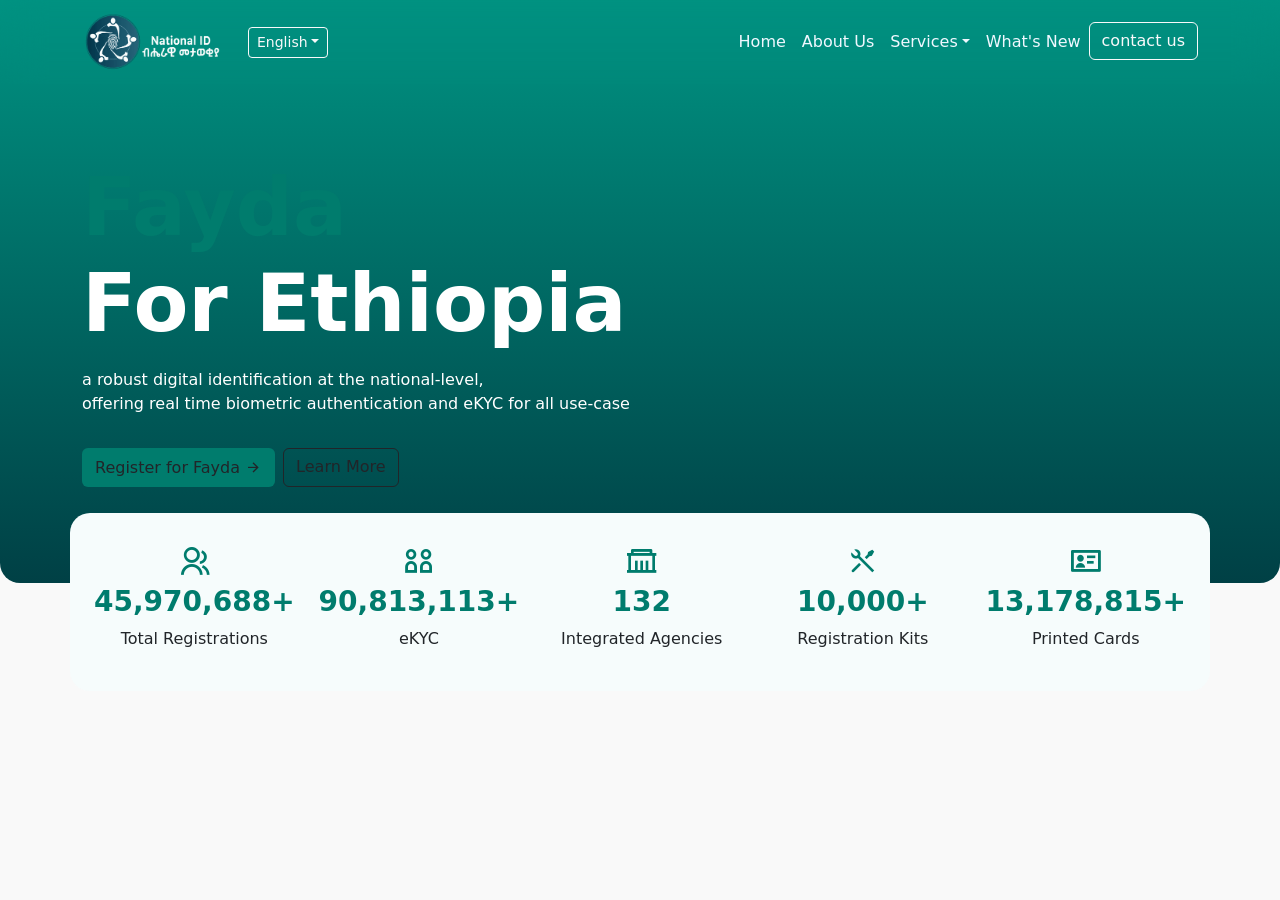
<file: national id/index.html>
<!DOCTYPE html>
<html lang="en">
<head>
    <meta charset="UTF-8">
    <meta name="viewport" content="width=device-width, initial-scale=1.0">

    <title>National ID</title>

    <link rel="stylesheet" href="assets/css/bootstrap.css">

    <link rel="stylesheet" href="assets/css/lenis.css">

    <link rel="stylesheet" href="assets/css/fonts.css">

    <link rel="stylesheet" href="assets/icons/remixicon.css">

    <link rel="stylesheet" href="assets/css/style.css">

</head>
<body>
    
    <!-- header section  -->
    <header class="header pb-5">
        <!-- navigation bar -->

        <nav class="navbar navbar-expand-lg p-2 fixed-top">
            <div class="container">
                <a href="index.html" class="navbar-brand"><img src="assets/logo.png" alt="National Id Logo" width="150"></a>
                
                <div class="nav-item dropdown list-unstyled">
                    <a href="#" class="btn btn-outline-light btn-sm dropdown-toggle" data-bs-toggle="dropdown" role="button" aria-expanded="false">English</a>
                    <ul class="dropdown-menu">
                        <li><a href="#" class="dropdown-item">Amharic</a></li>
                        <li><a href="#" class="dropdown-item">Oromiffa</a></li>
                    </ul>
                </div>

                <button class="navbar-toggler" data-bs-toggle="collapse" data-bs-target="#menuIcon">
                    <span class="ri-menu-3-line"></span>
                </button>
                
                <div class="collapse navbar-collapse" id="menuIcon">
                    <ul class="navbar-nav ms-auto">
                        <li class="nav-item">
                            <a href="index.html" class="nav-link custom-link">home</a>
                        </li>

                        <li class="nav-item">
                            <a href="#" class="nav-link custom-link">about us</a>
                        </li>

                        <li class="nav-item dropdown">
                            <a href="#" class="nav-link dropdown-toggle custom-link" data-bs-toggle="dropdown" role="button" aria-expanded="false">services</a>
                            <ul class="dropdown-menu">
                                <li><a href="#" class="dropdown-item">Credentials</a></li>
                                <li><a href="#" class="dropdown-item">Enrollment</a></li>
                                <li><a href="#" class="dropdown-item">Authentication</a></li>
                                <li><a href="#" class="dropdown-item">Card Print</a></li>
                                <li><a href="#" class="dropdown-item">Update Your Fayda</a></li>
                                <li><a href="#" class="dropdown-item">Fayda Connect</a></li>
                                <li><a href="#" class="dropdown-item">API</a></li>
                            </ul>
                        </li>

                        <li class="nav-item">
                            <a href="#" class="nav-link custom-link">what's new</a>
                        </li>

                        <li class="nav-item">
                            <a href="#" class="btn btn-outline-light">contact us</a>
                        </li>
                    </ul>
                </div>
            </div>
        </nav>

        <!-- hero section  -->
        <section class="hero-section container text-white">
            <div class="text d-flex flex-column w-50">
                <h1><span>Fayda</span> <br> For Ethiopia</h1>
                <p class="pt-2">a robust digital identification at the national-level, <br> offering real time biometric authentication and eKYC for all use-case</p>
            </div>

            <div class="d-flex gap-2 cta pt-3 mb-5">
                <a href="#" class="btn reg-btn">
                    <span>Register for Fayda</span>
                    <i class="ri-arrow-right-line"></i>
                </a>

                <a href="#" class="btn btn-outline-dark learn-btn">
                    <span>Learn More</span>
                </a>
                </div>
        </section>

        
    </header>

    <!-- some useful data lists  -->
    <section class="container data-lists p-4">
        <div class="row text-center">

            <div class="col-lg col-md-6 col-6">
                <div class="data">
                    <i class="ri-group-line fs-2"></i>
                    <h3>45,970,688+</h3>
                    <p>Total Registrations</p>
                </div>
            </div>

            <div class="col-lg col-md-6 col-6">
                <div class="data">
                    <i class="ri-group-3-line fs-2"></i>
                    <h3>90,813,113+</h3>
                    <p>eKYC</p>
                </div>
            </div>

            <div class="col-lg col-md-6 col-6">
                <div class="data">
                    <i class="ri-government-line fs-2"></i>
                    <h3>132</h3>
                    <p>Integrated Agencies</p>
                </div>
            </div>

            <div class="col-lg col-md-6 col-6">
                <div class="data">
                    <i class="ri-tools-line fs-2"></i>
                    <h3>10,000+</h3>
                    <p>Registration Kits</p>
                </div>
            </div>

            <div class="col-lg col-md-6 col-6">
                <div class="data">
                    <i class="ri-id-card-line fs-2"></i>
                    <h3>13,178,815+</h3>
                    <p>Printed Cards</p>
                </div>
            </div>

        </div>
    </section>


    <script src="assets/js/gsap.js"></script>
    <script src="assets/js/ScrollTrigger.min.js"></script>
    <script src="assets/js/lenis.js"></script>
    <script src="assets/js/bootstrap.bundle.js"></script>
    <script src="assets/js/script.js"></script>
</body>
</html>
</file>
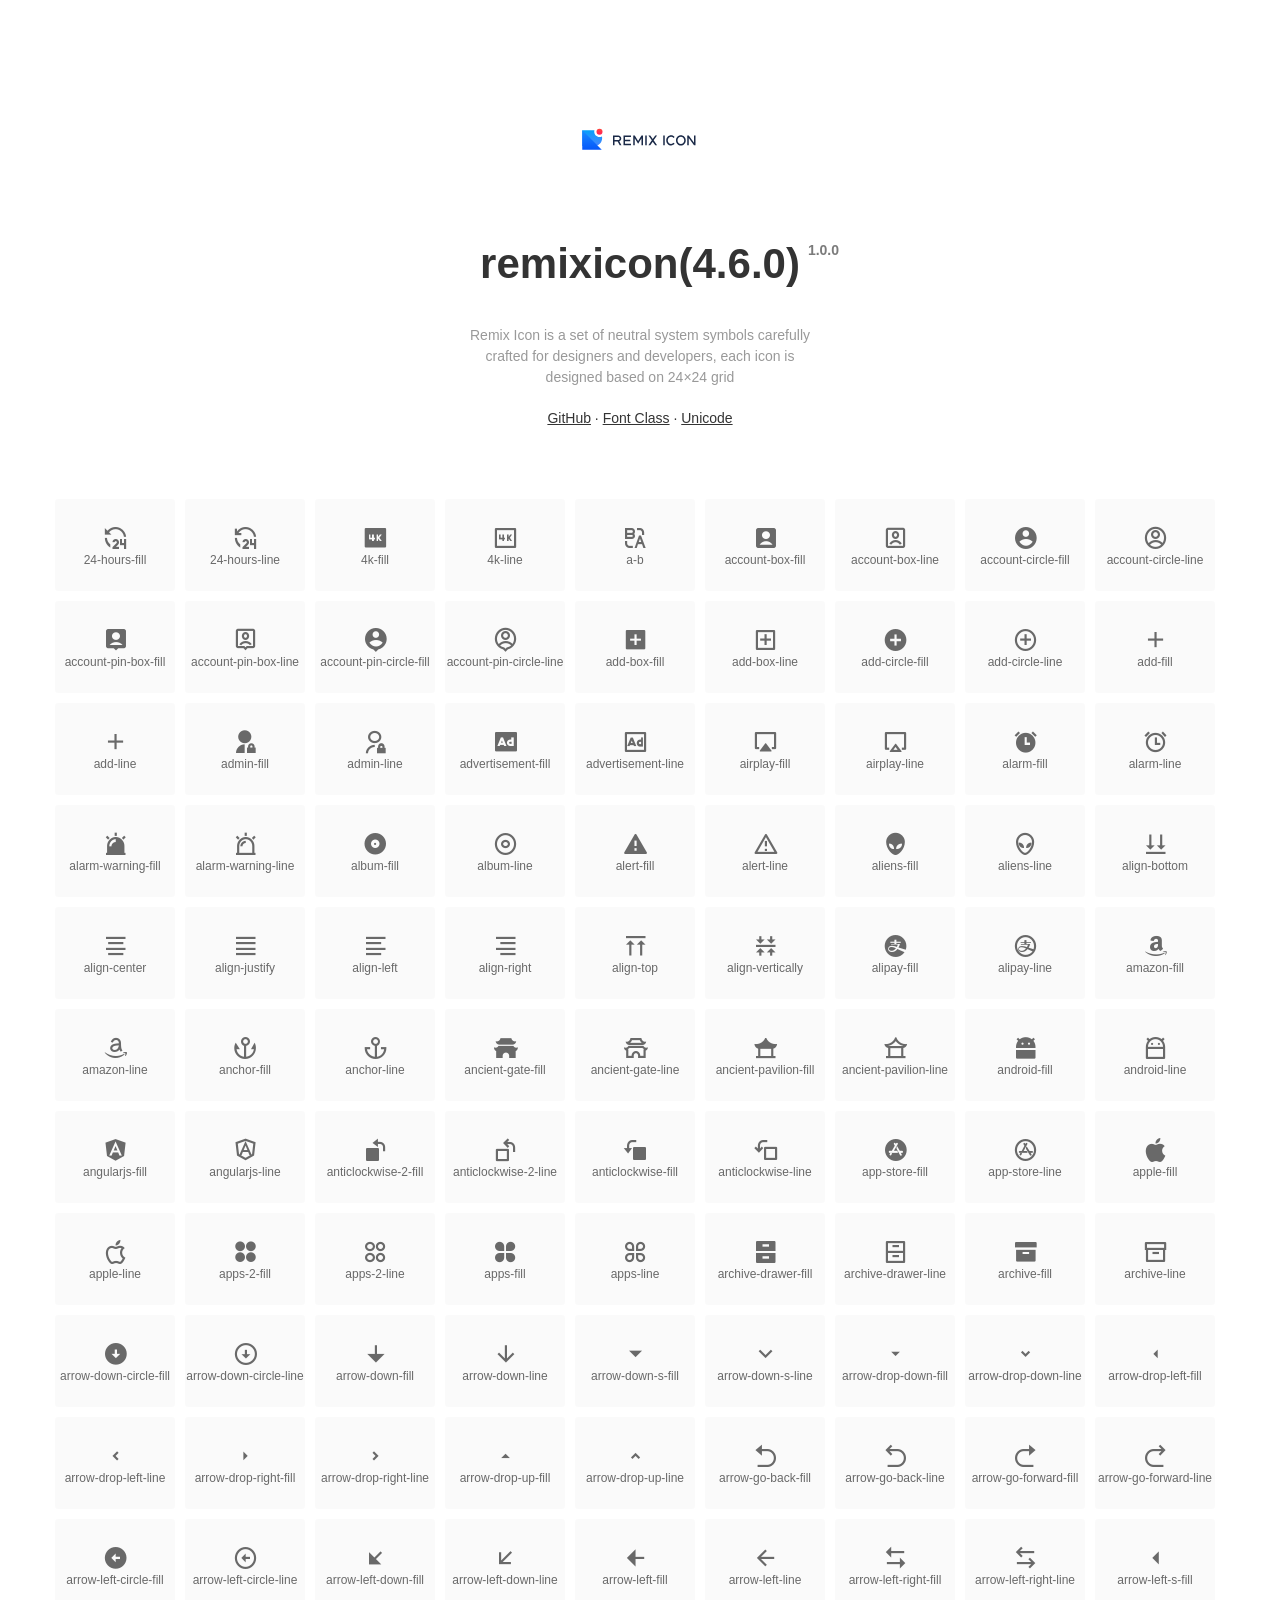
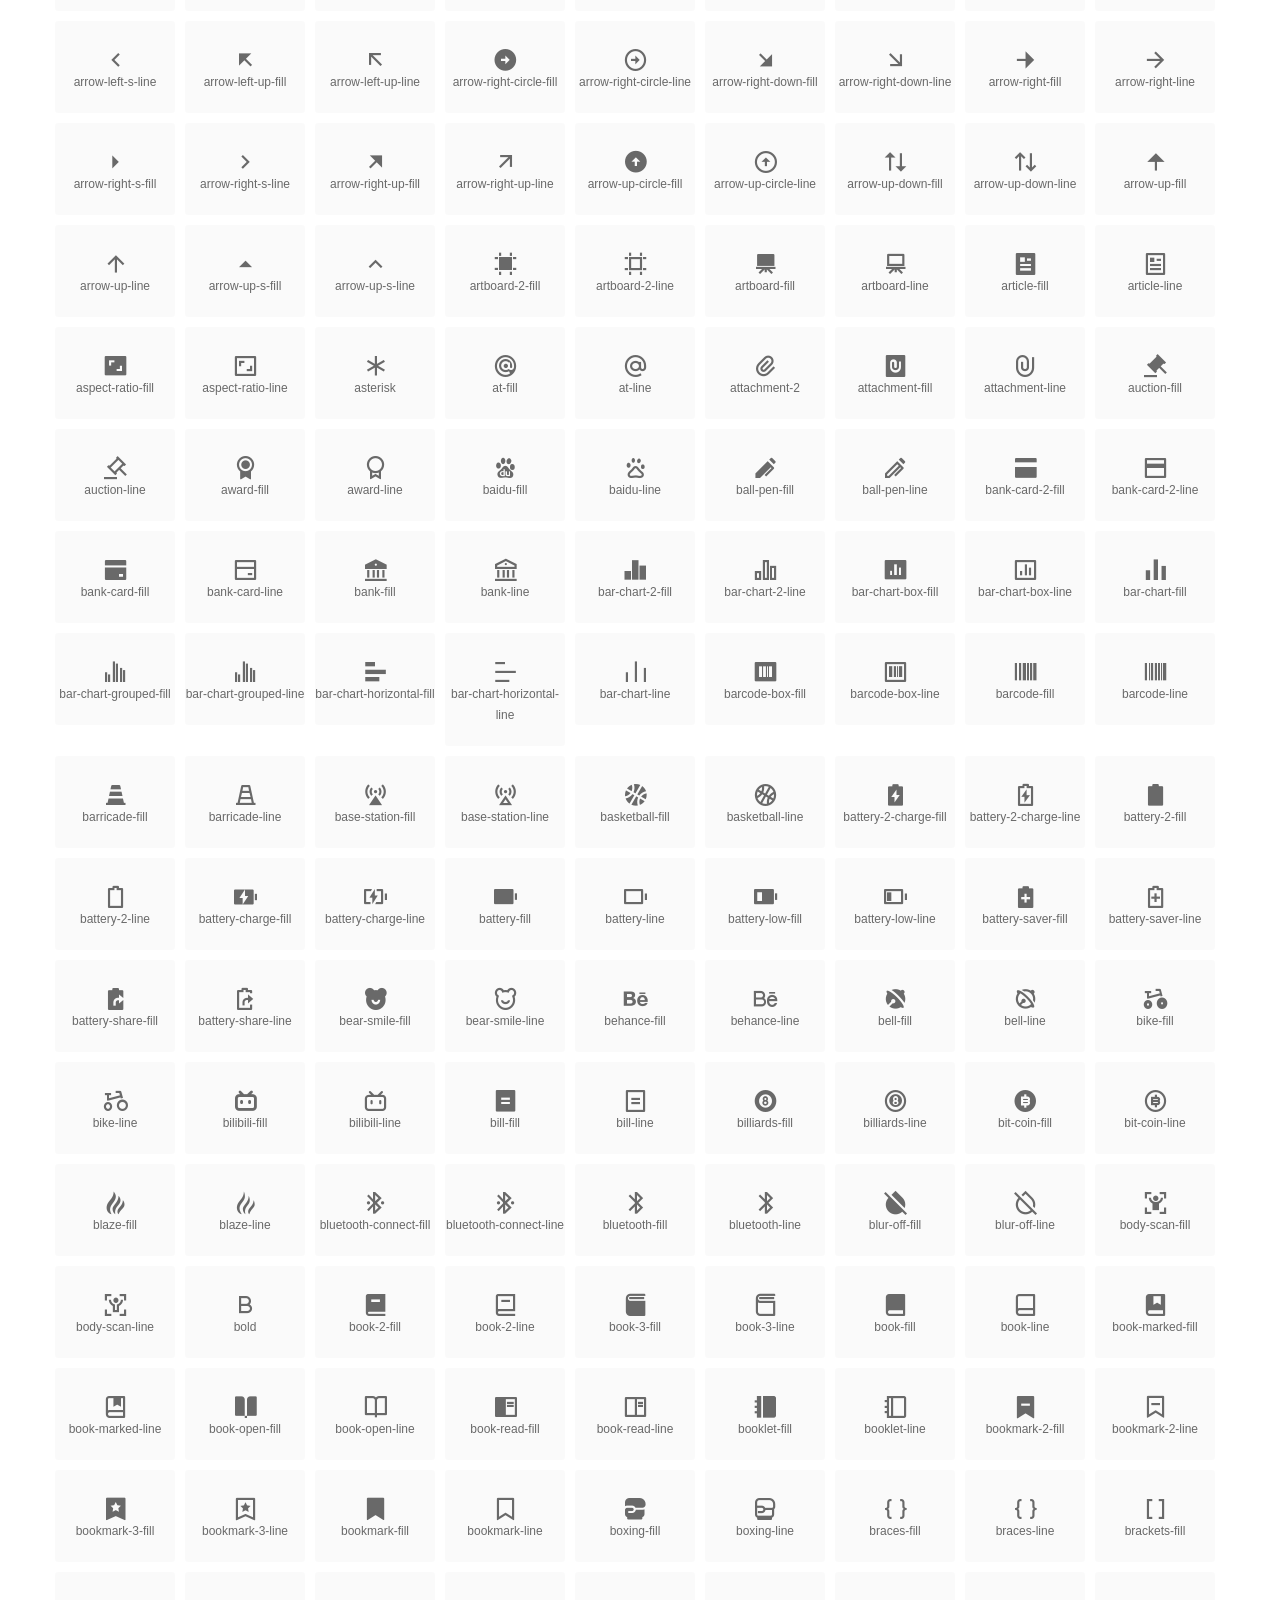
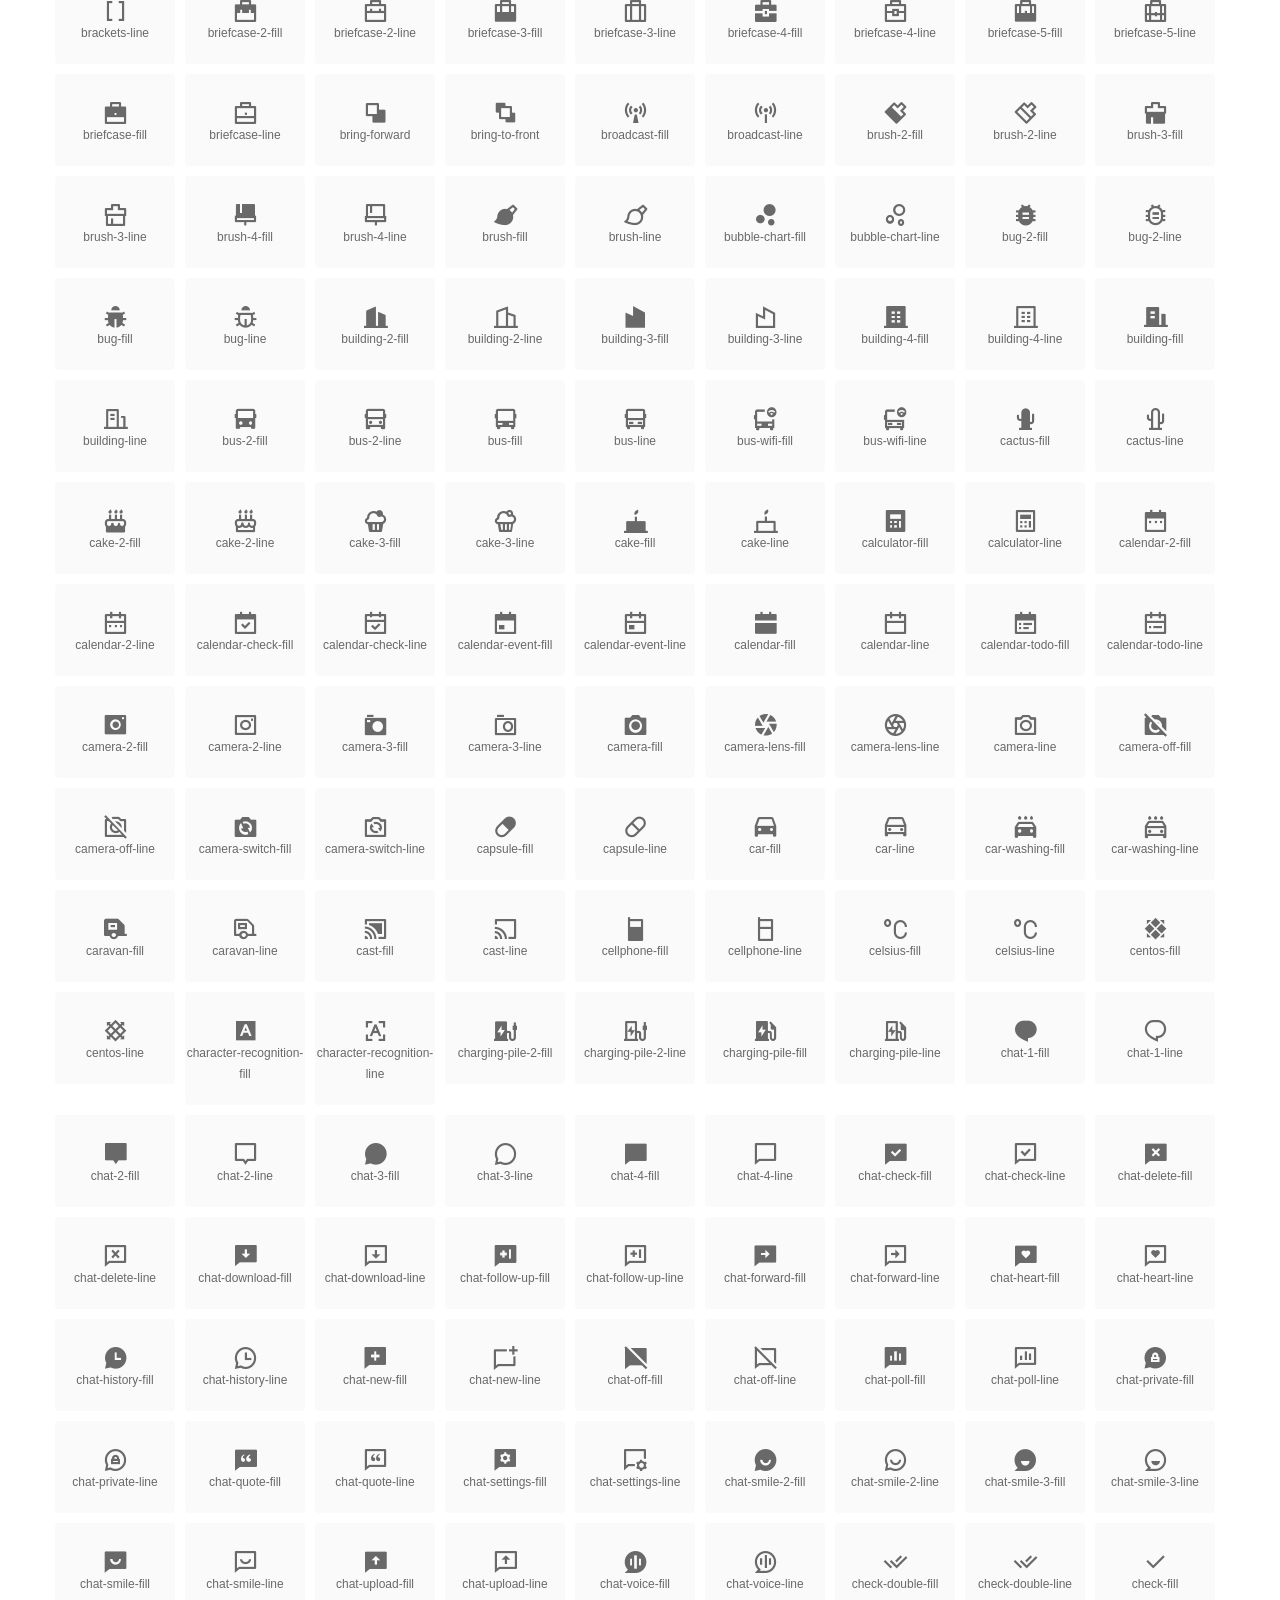
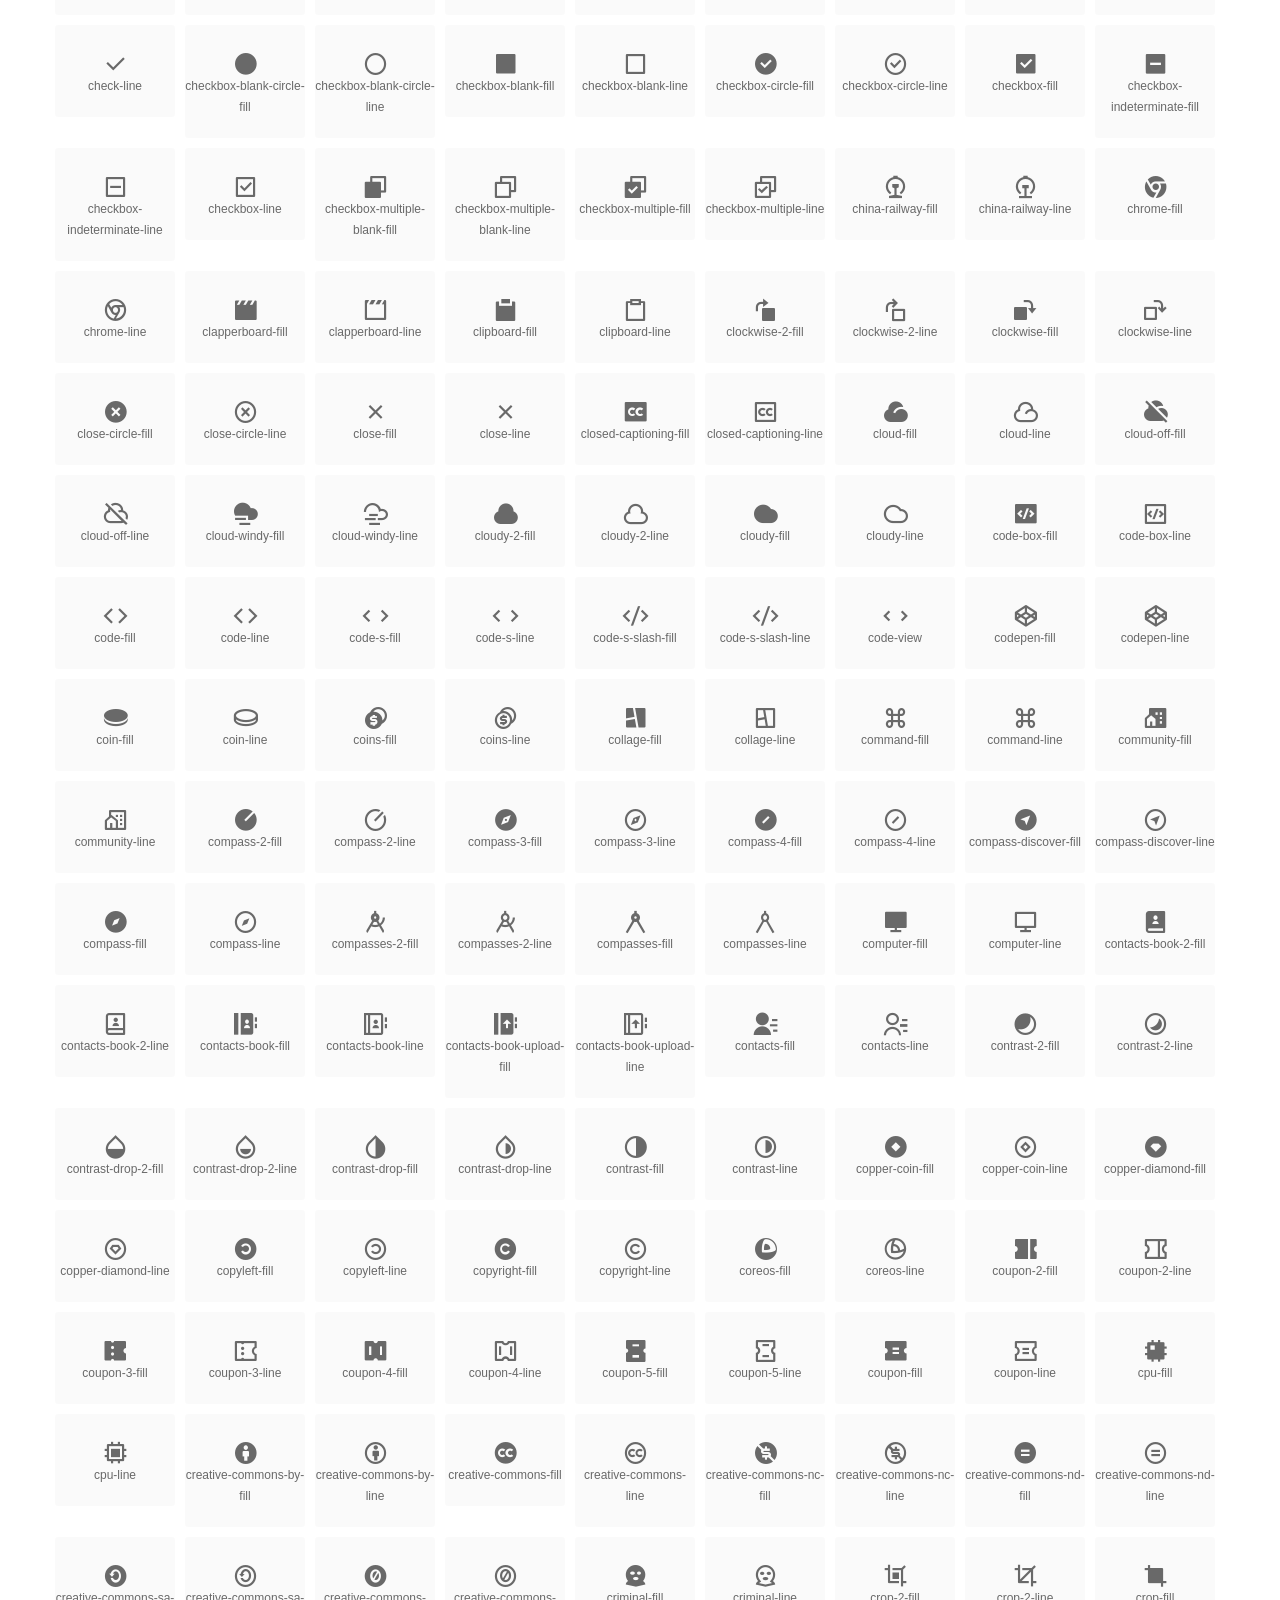
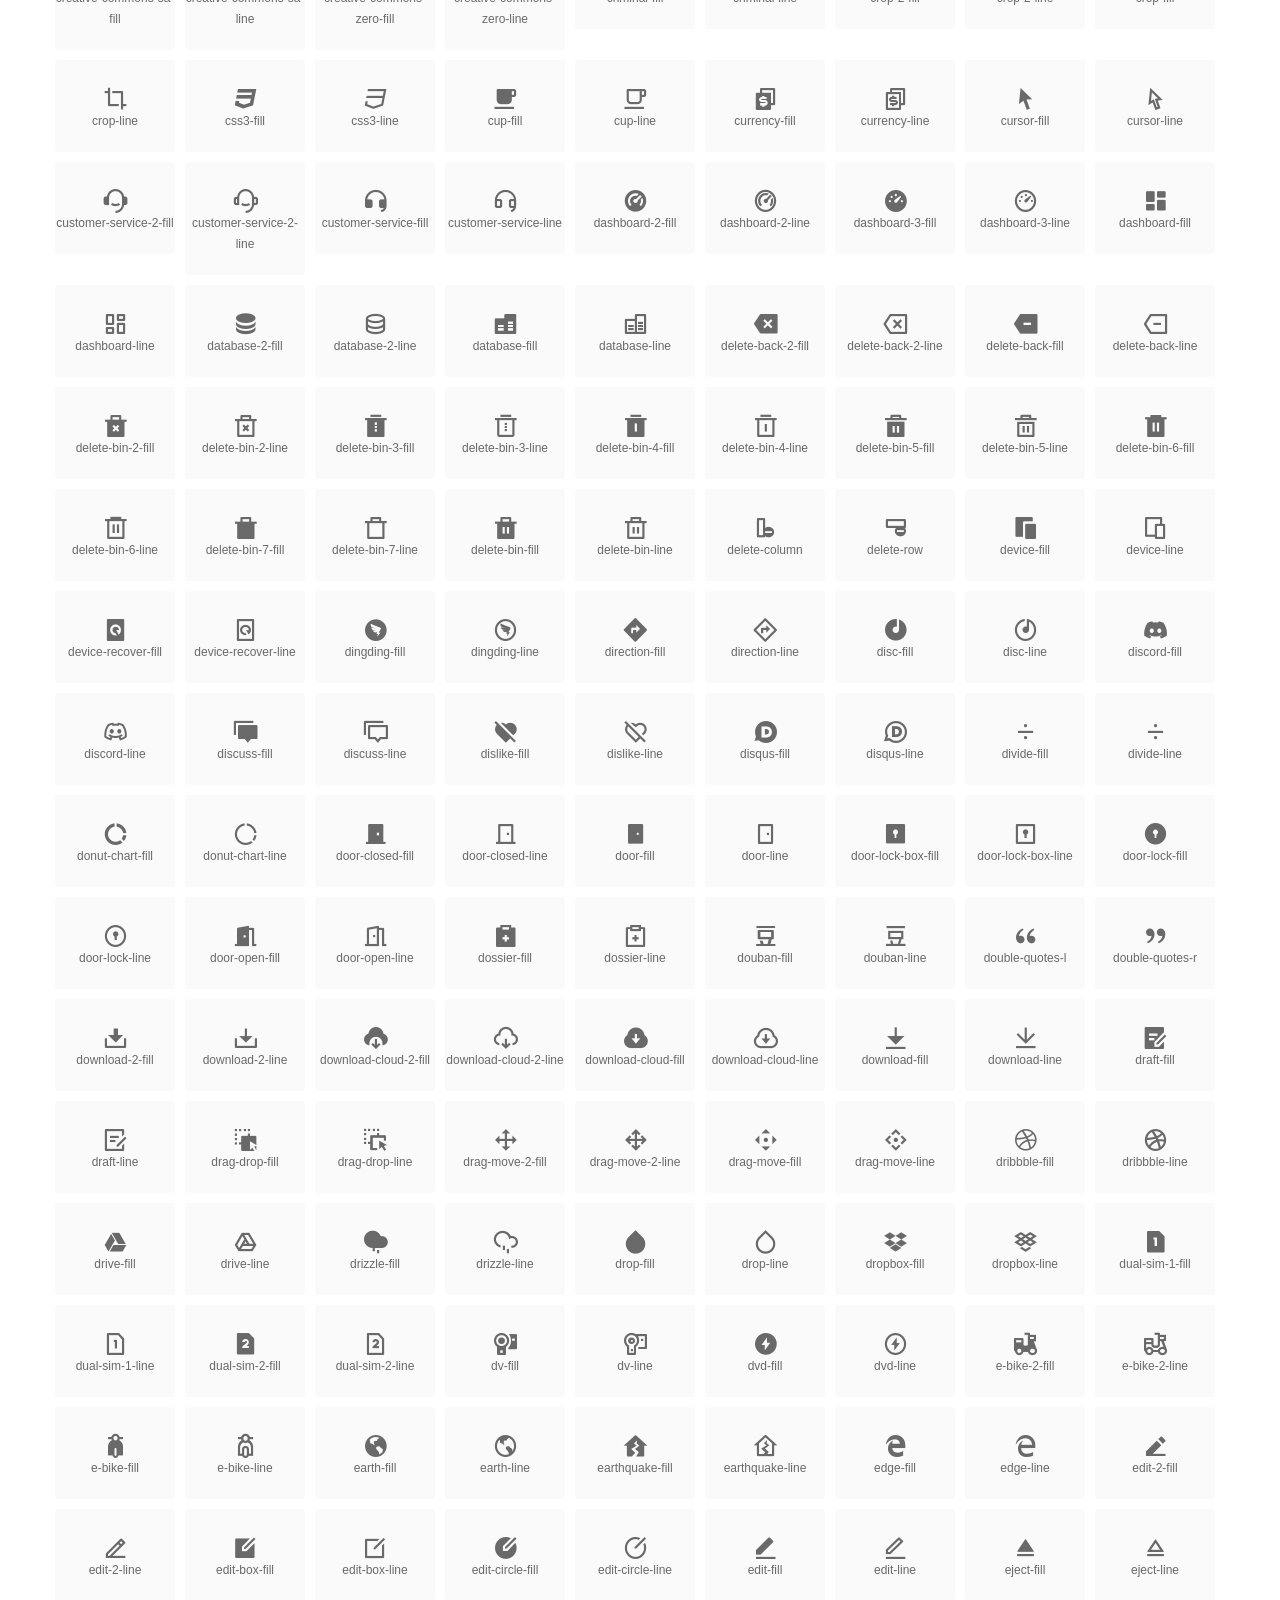
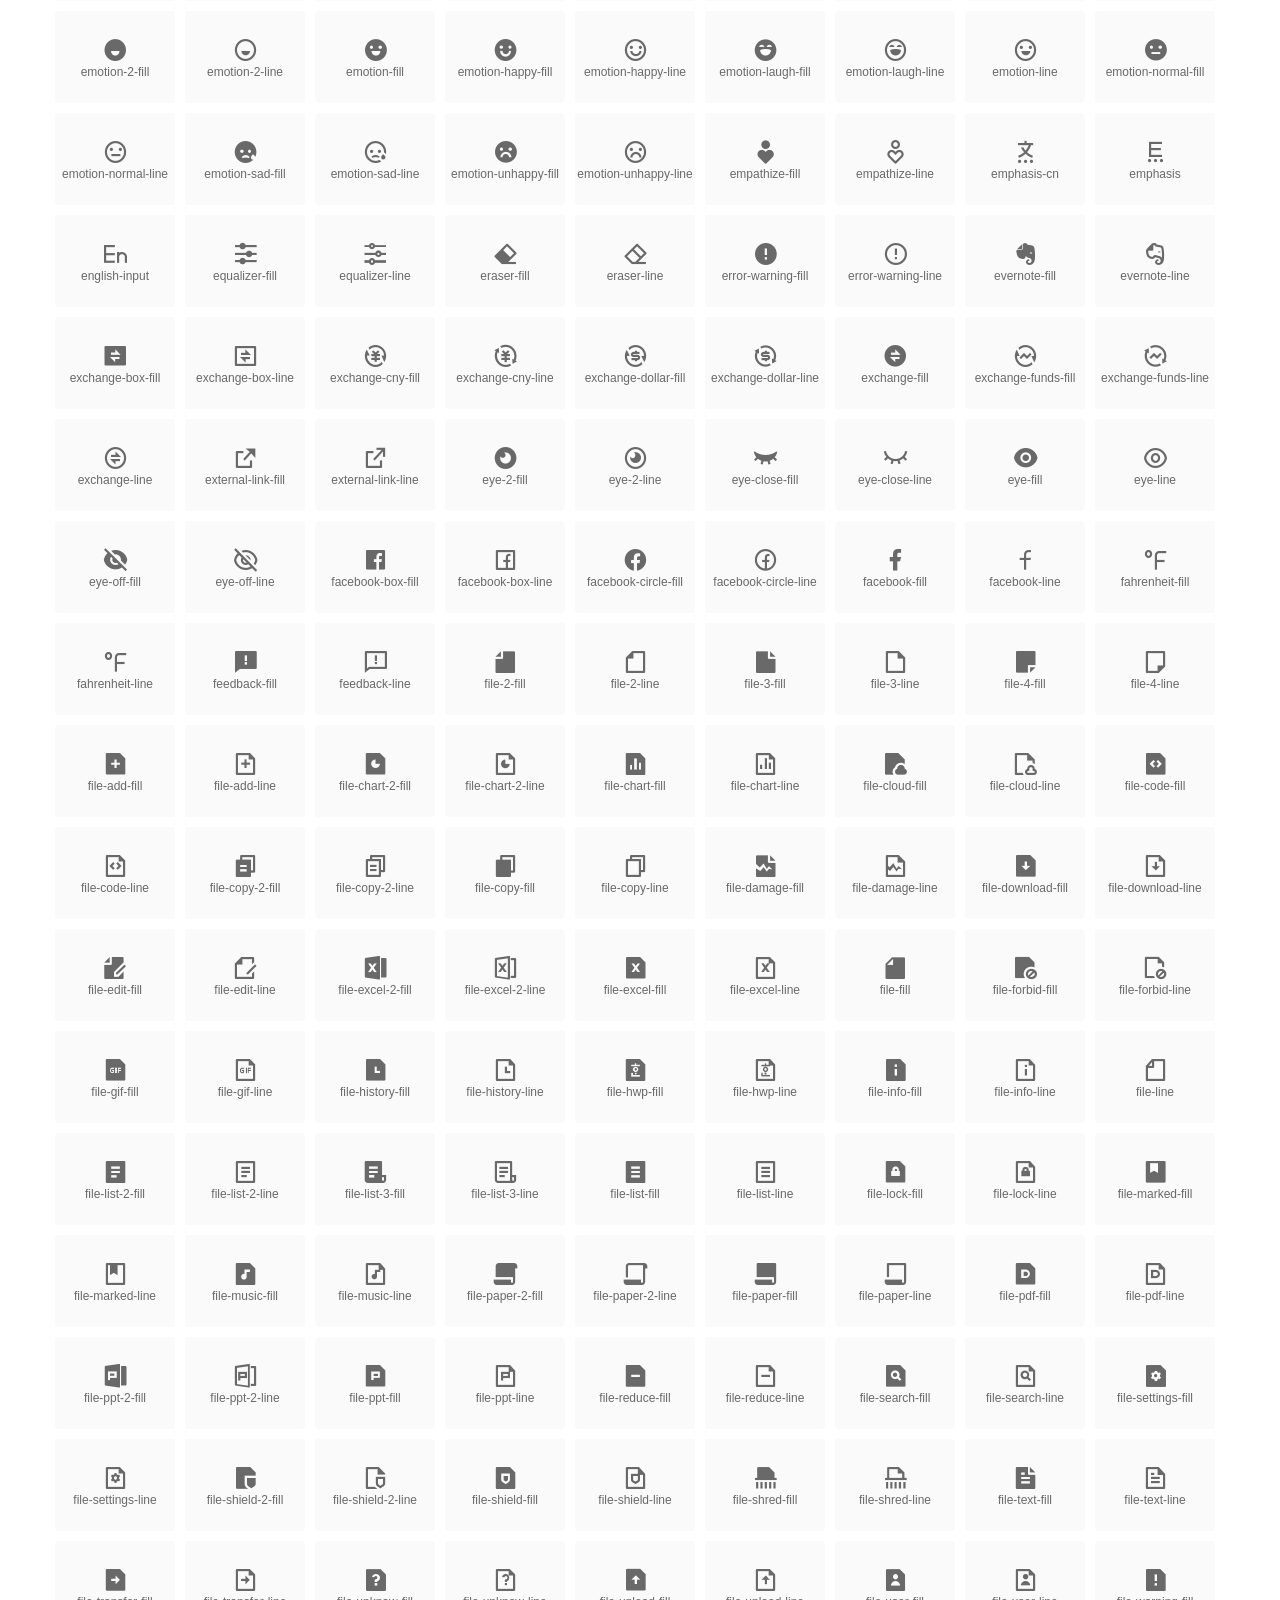
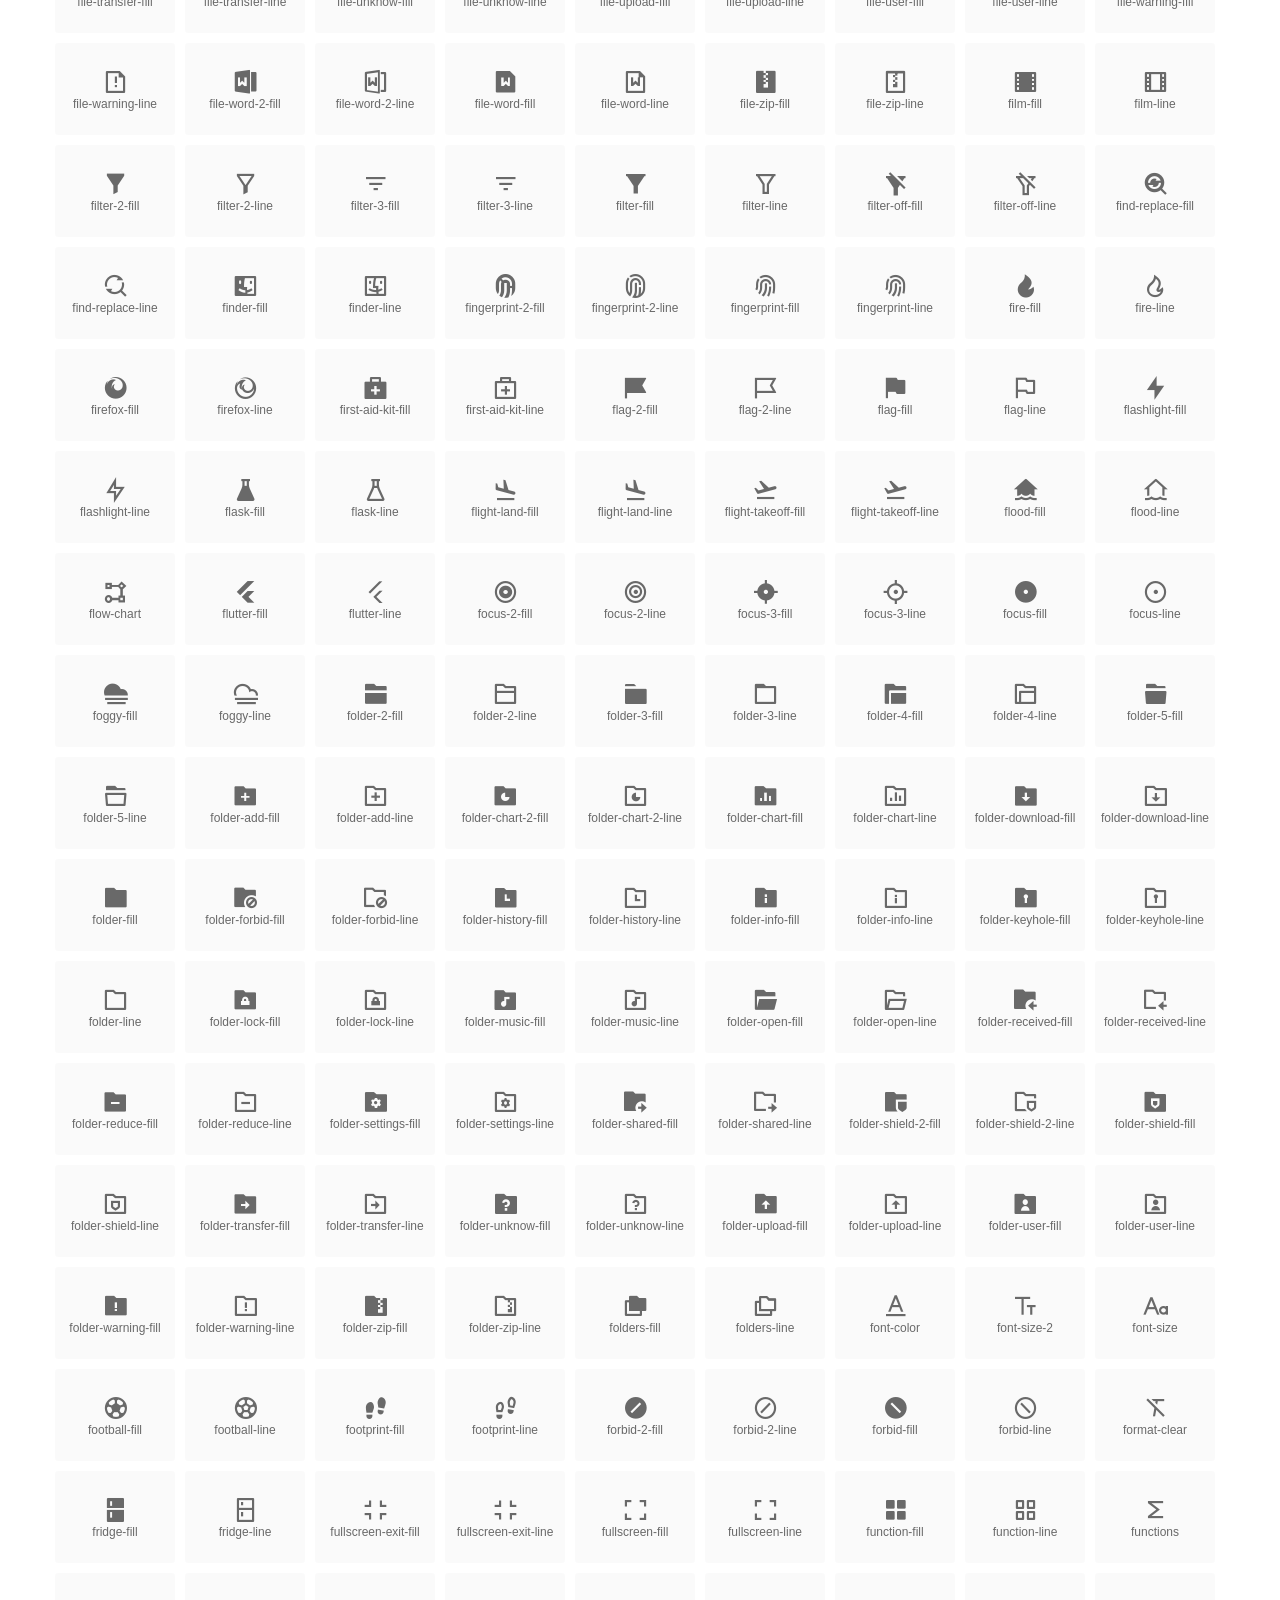
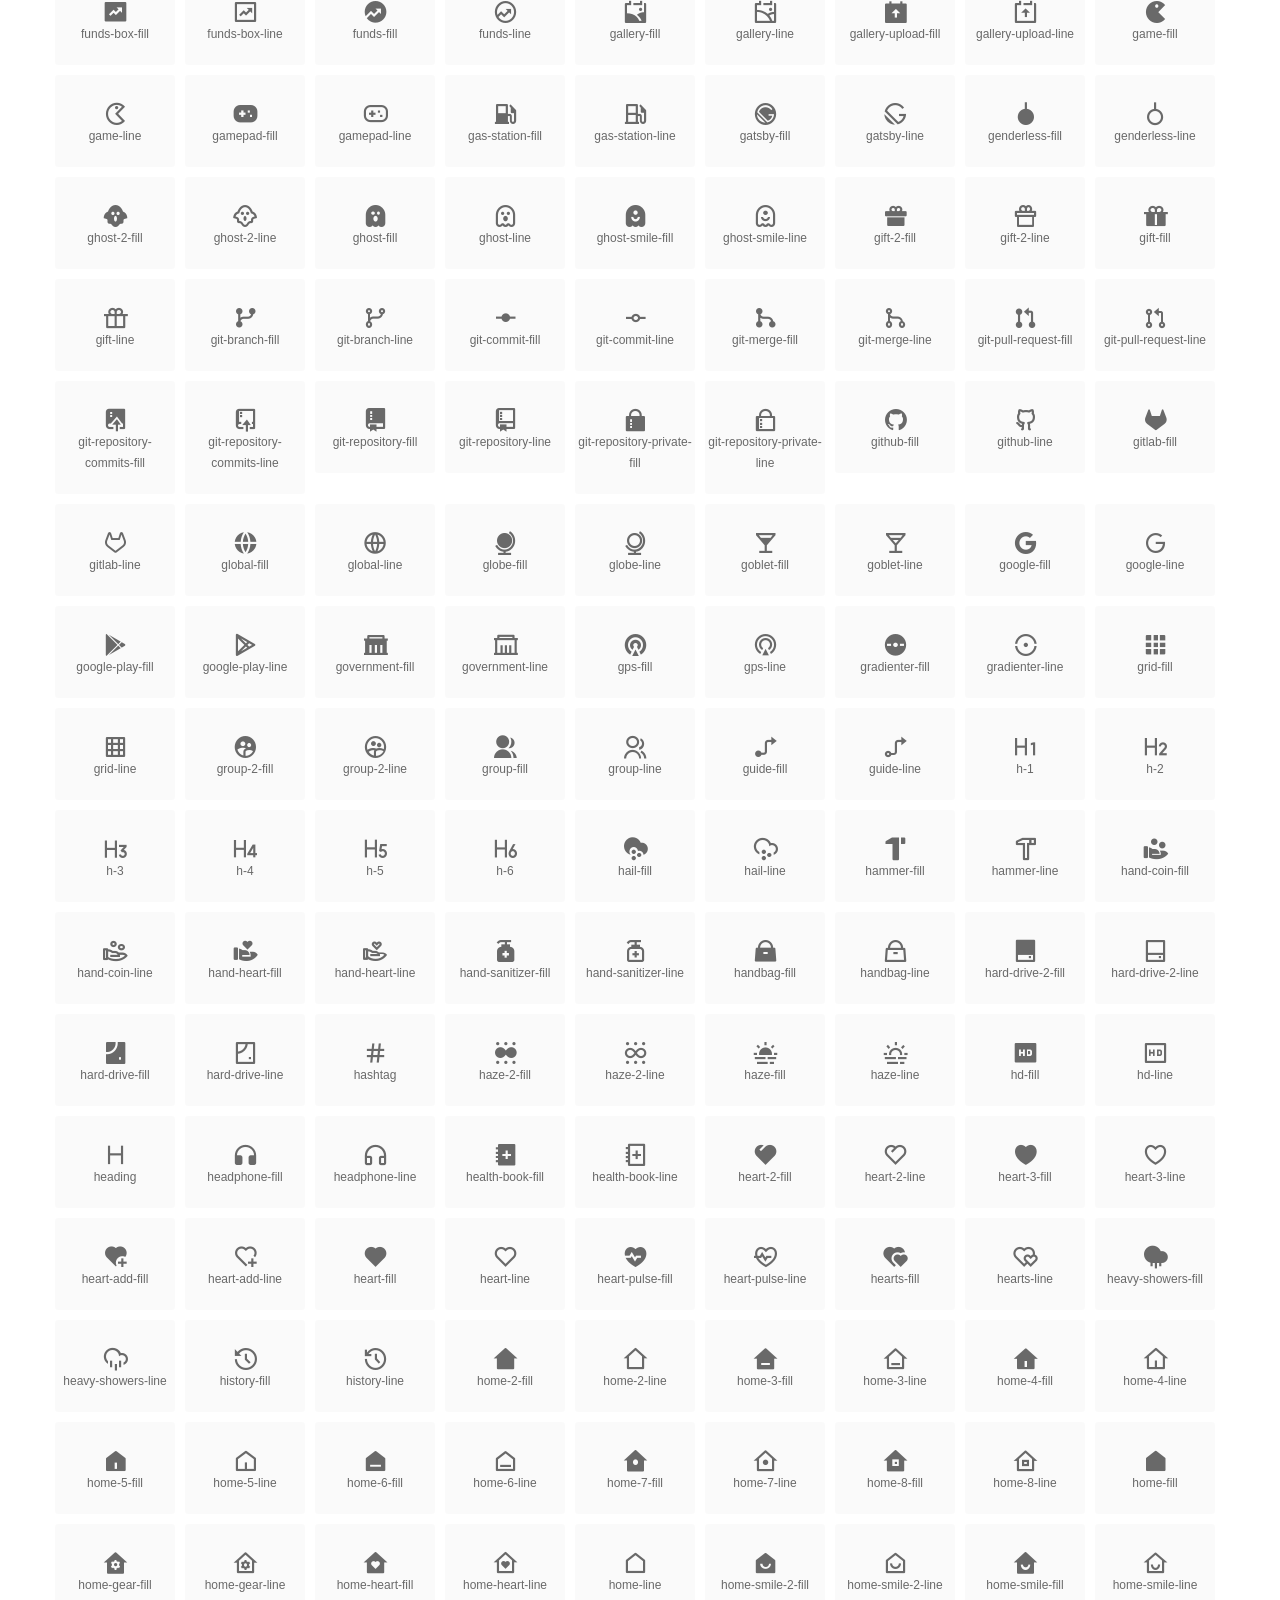
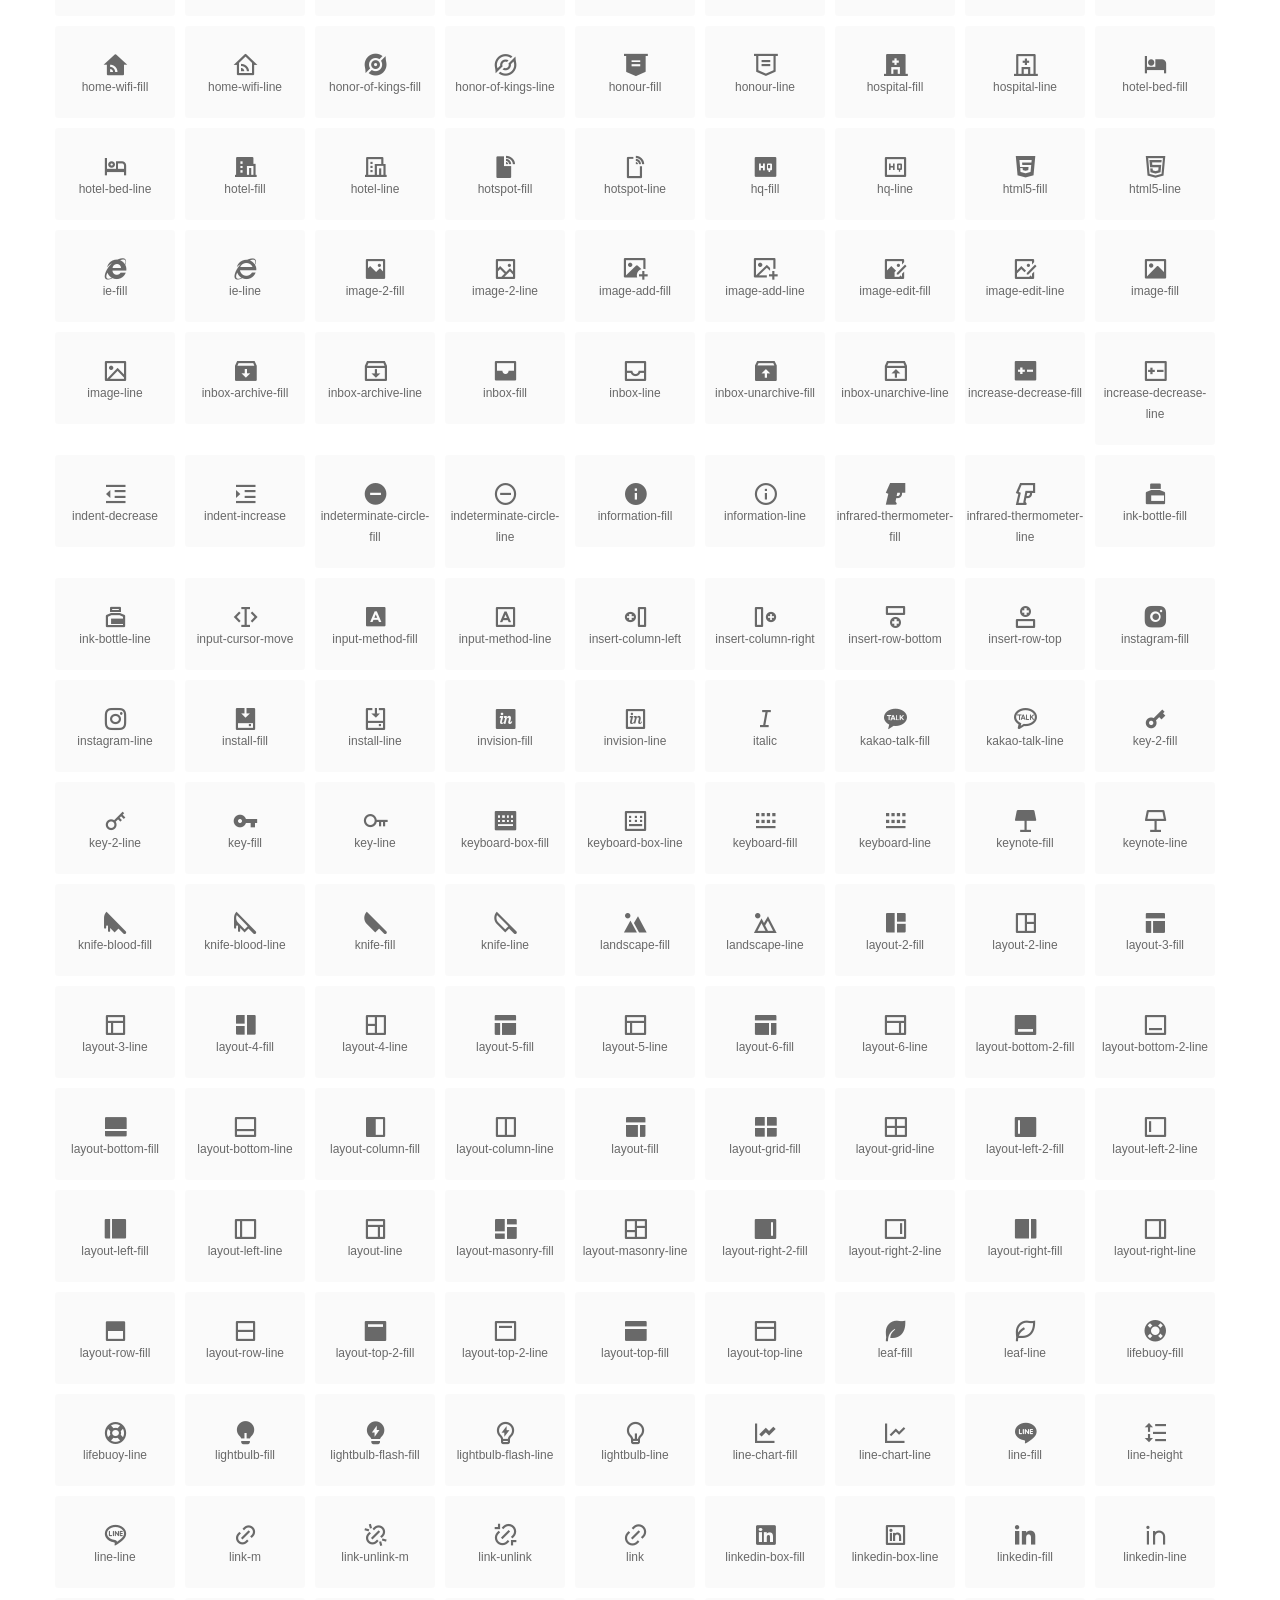
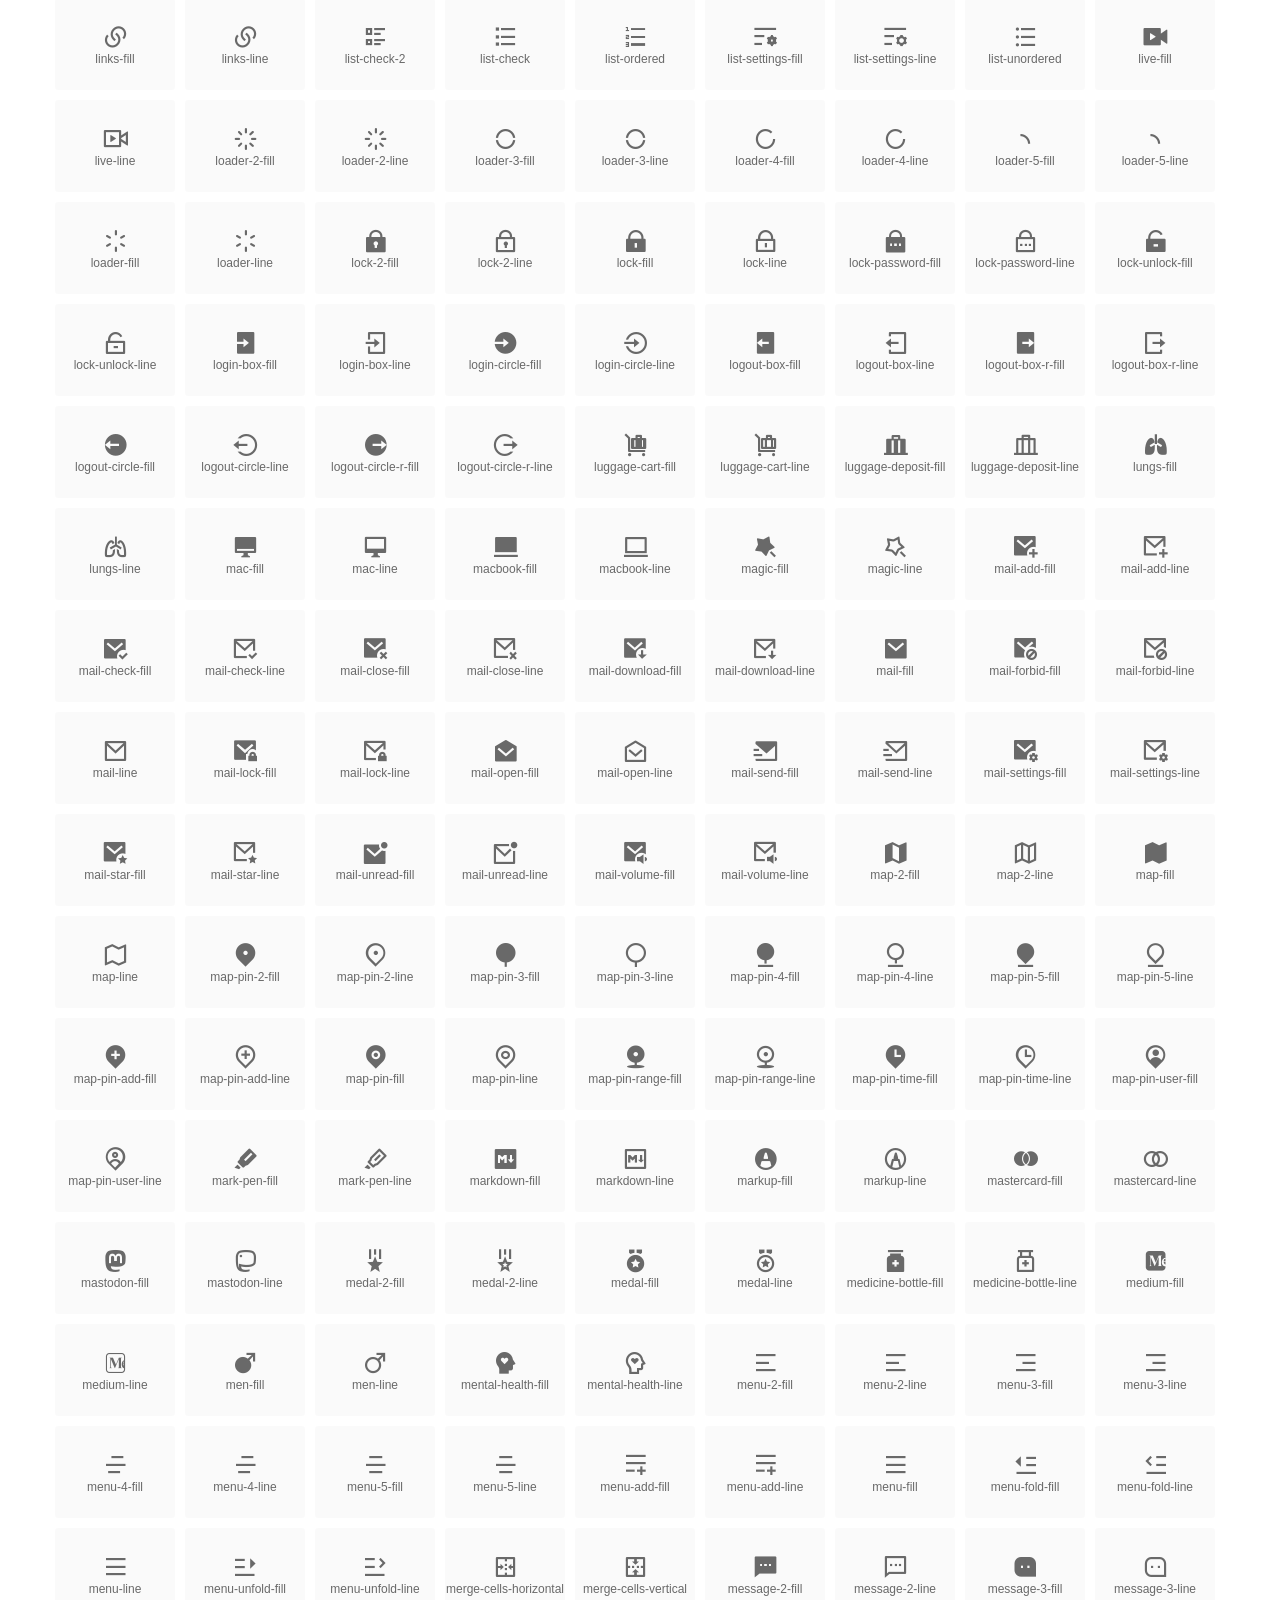
<file: national id/assets/icons/index.html>
<!DOCTYPE html>
<html lang="en">
<head>
  <meta charset="UTF-8">
  <title>remixicon(4.6.0)</title>
  <meta name="viewport" content="width=device-width,minimum-scale=1.0,maximum-scale=1.0,user-scalable=no">
   
  <meta name="description" content="Remix Icon is a set of neutral system symbols carefully crafted for designers and developers, each icon is designed based on 24×24 grid">
   
  <meta name="keywords" content="remixicon,TTF,EOT,WOFF,WOFF2,SVG">
  
  
  
  <link rel="stylesheet" href="remixicon.css" />
  
  <style>
    *{margin: 0;padding: 0;list-style: none;}
    body { color: #696969; font: 12px/1.5 tahoma, arial, \5b8b\4f53, sans-serif; }
    a { color: #333; text-decoration: underline; }
    a:hover { color: rgb(9, 73, 209); }
    .header { color: #333; text-align: center; padding: 80px 0 60px 0; min-height: 153px; font-size: 14px; }
    .header .logo svg { height: 120px; width: 120px; }
    .header h1 { font-size: 42px; padding: 26px 0 10px 0; }
    .header sup {font-size: 14px; margin: 8px 0 0 8px; position: absolute; color: #7b7b7b; }
    .info {
      color: #999;
      font-weight: normal;
      max-width: 346px;
      margin: 0 auto;
      padding: 20px 0;
      font-size: 14px;
    }

    .icons { max-width: 1190px; margin: 0 auto; }
    .icons ul { text-align: center; }
    .icons ul li {
      vertical-align: top;
      width: 120px;
      display: inline-block;
      text-align: center;
      background-color: rgba(0,0,0,.02);
      border-radius: 3px;
      padding: 29px 0 10px 0;
      margin-right: 10px;
      margin-top: 10px;
      transition: all 0.6s ease;
    }
    .icons ul li:hover { background-color: rgba(0,0,0,.06); }
    .icons ul li:hover span { color: #3c75e4; opacity: 1; }
    .icons ul li .unicode { color: #8c8c8c; opacity: 0.3; }
    .icons ul li h4 {
      font-weight: normal;
      padding: 10px 0 5px 0;
      display: block;
      color: #8c8c8c;
      font-size: 14px;
      line-height: 12px;
      opacity: 0.8;
    }
    .icons ul li:hover h4 { opacity: 1; }
    .icons ul li svg { width: 24px; height: 24px; }
    .icons ul li:hover { color: #3c75e4; }
    .footer { text-align: center; padding: 10px 0 90px 0; }
    .footer a { text-align: center; padding: 10px 0 90px 0; color: #696969;}
    .footer a:hover { color: #0949d1; }
    .links { text-align: center; padding: 50px 0 0 0; font-size: 14px; }
    
    .icons ul li.class-icon { font-size: 21px; line-height: 21px; padding-bottom: 20px; }
    .icons ul li.class-icon p{ font-size: 12px; }
    .icons ul li.class-icon [class^="ri-"]{ font-size: 26px; }
    
    
    
  </style>
  
</head>

<body>
  
  <div class="header">
    
    <div class="logo">
      <a href="./"><svg width="160" height="32" viewBox="0 0 160 32" fill="none" xmlns="http://www.w3.org/2000/svg">
<path d="M121.5 9.80005C123.33 9.80005 124.984 10.5797 126.165 11.8344L124.75 13.2496C123.929 12.3549 122.773 11.8 121.5 11.8C119.029 11.8 117 13.891 117 16.5C117 19.1091 119.029 21.2 121.5 21.2C122.773 21.2 123.929 20.6452 124.75 19.7505L126.165 21.1657C124.984 22.4204 123.33 23.2 121.5 23.2C117.91 23.2 115 20.2004 115 16.5C115 12.7997 117.91 9.80005 121.5 9.80005Z" fill="#1A2947"/>
<path d="M113 10V23H111V10H113Z" fill="#1A2947"/>
<path d="M154 23V9.99988H152L152 19.6019L144.997 9.99988L143 10.0039V23H145L145 13.3969L152 23H154Z" fill="#1A2947"/>
<path d="M68 10V12H60V15.5H67V17.5H60V21H68V23H58V10H68Z" fill="#1A2947"/>
<path d="M82 10L77.4999 17.201L73 10H71V23H73V13.775L77.4999 20.975L82 13.773V23H84V10H82Z" fill="#1A2947"/>
<path d="M89 10V23H87V10H89Z" fill="#1A2947"/>
<path d="M96.9999 14.7565L93.6689 9.99951H91.2279L95.7789 16.4995L91.2289 22.9995H93.6689L96.9999 18.2435L100.33 22.9995H102.772L98.2209 16.4995L102.773 9.99951H100.33L96.9999 14.7565Z" fill="#1A2947"/>
<path fill-rule="evenodd" clip-rule="evenodd" d="M141 16.5C141 12.7997 138.09 9.80005 134.5 9.80005C130.91 9.80005 128 12.7997 128 16.5C128 20.2004 130.91 23.2 134.5 23.2C138.09 23.2 141 20.2004 141 16.5ZM130 16.5C130 13.891 132.029 11.8 134.5 11.8C136.971 11.8 139 13.891 139 16.5C139 19.1091 136.971 21.2 134.5 21.2C132.029 21.2 130 19.1091 130 16.5Z" fill="#1A2947"/>
<path fill-rule="evenodd" clip-rule="evenodd" d="M51 10C53.2091 10 55 11.7909 55 14C55 15.7175 53.9176 17.1821 52.3977 17.749L55.1901 22.999H52.9251L50.267 18H46V23H44V10H51ZM46 11.999V15.999L51 16C52.1046 16 53 15.1046 53 14C53 12.8955 52.1 12 51 12L46 11.999Z" fill="#1A2947"/>
<path fill-rule="evenodd" clip-rule="evenodd" d="M19.2887 3.00389C19.1928 3.0013 19.0965 3 19 3H3V24H19C24.799 24 29.5 19.299 29.5 13.5C29.5 12.7108 29.4129 11.942 29.2479 11.2025C28.2772 11.7119 27.1722 12 26 12C22.134 12 19 8.86599 19 5C19 4.30645 19.1009 3.63646 19.2887 3.00389Z" fill="url(#paint0_linear_960_1054)"/>
<g filter="url(#filter0_b_960_1054)">
<path fill-rule="evenodd" clip-rule="evenodd" d="M3 3L29 29H3V3Z" fill="url(#paint1_linear_960_1054)"/>
</g>
<circle cx="26" cy="5" r="4" fill="url(#paint2_linear_960_1054)"/>
<defs>
<filter id="filter0_b_960_1054" x="-2.43656" y="-2.43656" width="36.8731" height="36.8731" filterUnits="userSpaceOnUse" color-interpolation-filters="sRGB">
<feFlood flood-opacity="0" result="BackgroundImageFix"/>
<feGaussianBlur in="BackgroundImage" stdDeviation="2.71828"/>
<feComposite in2="SourceAlpha" operator="in" result="effect1_backgroundBlur_960_1054"/>
<feBlend mode="normal" in="SourceGraphic" in2="effect1_backgroundBlur_960_1054" result="shape"/>
</filter>
<linearGradient id="paint0_linear_960_1054" x1="3" y1="3" x2="3" y2="24" gradientUnits="userSpaceOnUse">
<stop stop-color="#05A0FA"/>
<stop offset="1" stop-color="#4785FF"/>
</linearGradient>
<linearGradient id="paint1_linear_960_1054" x1="3" y1="3" x2="3" y2="29" gradientUnits="userSpaceOnUse">
<stop stop-color="#1A8CFF"/>
<stop offset="1" stop-color="#0557FA"/>
</linearGradient>
<linearGradient id="paint2_linear_960_1054" x1="22" y1="1" x2="22" y2="9" gradientUnits="userSpaceOnUse">
<stop stop-color="#FF463A"/>
<stop offset="1" stop-color="#FF1F5A"/>
</linearGradient>
</defs>
</svg>
</a>
    </div>
    
    <h1>remixicon(4.6.0)<sup>1.0.0</sup></h1>
    <div class="info">
      Remix Icon is a set of neutral system symbols carefully crafted for designers and developers, each icon is designed based on 24×24 grid
    </div>
    <p>
      
      <a href="https://github.com/Remix-Design/remixicon.git">GitHub</a> · 
      
      <a href="index.html">Font Class</a> · 
      
      <a href="unicode.html">Unicode</a>
      
    </p>
  </div>
  <div class="icons">
    <ul>
      <li class="class-icon"><i class="ri-24-hours-fill"></i><p class="name">24-hours-fill</p></li><li class="class-icon"><i class="ri-24-hours-line"></i><p class="name">24-hours-line</p></li><li class="class-icon"><i class="ri-4k-fill"></i><p class="name">4k-fill</p></li><li class="class-icon"><i class="ri-4k-line"></i><p class="name">4k-line</p></li><li class="class-icon"><i class="ri-a-b"></i><p class="name">a-b</p></li><li class="class-icon"><i class="ri-account-box-fill"></i><p class="name">account-box-fill</p></li><li class="class-icon"><i class="ri-account-box-line"></i><p class="name">account-box-line</p></li><li class="class-icon"><i class="ri-account-circle-fill"></i><p class="name">account-circle-fill</p></li><li class="class-icon"><i class="ri-account-circle-line"></i><p class="name">account-circle-line</p></li><li class="class-icon"><i class="ri-account-pin-box-fill"></i><p class="name">account-pin-box-fill</p></li><li class="class-icon"><i class="ri-account-pin-box-line"></i><p class="name">account-pin-box-line</p></li><li class="class-icon"><i class="ri-account-pin-circle-fill"></i><p class="name">account-pin-circle-fill</p></li><li class="class-icon"><i class="ri-account-pin-circle-line"></i><p class="name">account-pin-circle-line</p></li><li class="class-icon"><i class="ri-add-box-fill"></i><p class="name">add-box-fill</p></li><li class="class-icon"><i class="ri-add-box-line"></i><p class="name">add-box-line</p></li><li class="class-icon"><i class="ri-add-circle-fill"></i><p class="name">add-circle-fill</p></li><li class="class-icon"><i class="ri-add-circle-line"></i><p class="name">add-circle-line</p></li><li class="class-icon"><i class="ri-add-fill"></i><p class="name">add-fill</p></li><li class="class-icon"><i class="ri-add-line"></i><p class="name">add-line</p></li><li class="class-icon"><i class="ri-admin-fill"></i><p class="name">admin-fill</p></li><li class="class-icon"><i class="ri-admin-line"></i><p class="name">admin-line</p></li><li class="class-icon"><i class="ri-advertisement-fill"></i><p class="name">advertisement-fill</p></li><li class="class-icon"><i class="ri-advertisement-line"></i><p class="name">advertisement-line</p></li><li class="class-icon"><i class="ri-airplay-fill"></i><p class="name">airplay-fill</p></li><li class="class-icon"><i class="ri-airplay-line"></i><p class="name">airplay-line</p></li><li class="class-icon"><i class="ri-alarm-fill"></i><p class="name">alarm-fill</p></li><li class="class-icon"><i class="ri-alarm-line"></i><p class="name">alarm-line</p></li><li class="class-icon"><i class="ri-alarm-warning-fill"></i><p class="name">alarm-warning-fill</p></li><li class="class-icon"><i class="ri-alarm-warning-line"></i><p class="name">alarm-warning-line</p></li><li class="class-icon"><i class="ri-album-fill"></i><p class="name">album-fill</p></li><li class="class-icon"><i class="ri-album-line"></i><p class="name">album-line</p></li><li class="class-icon"><i class="ri-alert-fill"></i><p class="name">alert-fill</p></li><li class="class-icon"><i class="ri-alert-line"></i><p class="name">alert-line</p></li><li class="class-icon"><i class="ri-aliens-fill"></i><p class="name">aliens-fill</p></li><li class="class-icon"><i class="ri-aliens-line"></i><p class="name">aliens-line</p></li><li class="class-icon"><i class="ri-align-bottom"></i><p class="name">align-bottom</p></li><li class="class-icon"><i class="ri-align-center"></i><p class="name">align-center</p></li><li class="class-icon"><i class="ri-align-justify"></i><p class="name">align-justify</p></li><li class="class-icon"><i class="ri-align-left"></i><p class="name">align-left</p></li><li class="class-icon"><i class="ri-align-right"></i><p class="name">align-right</p></li><li class="class-icon"><i class="ri-align-top"></i><p class="name">align-top</p></li><li class="class-icon"><i class="ri-align-vertically"></i><p class="name">align-vertically</p></li><li class="class-icon"><i class="ri-alipay-fill"></i><p class="name">alipay-fill</p></li><li class="class-icon"><i class="ri-alipay-line"></i><p class="name">alipay-line</p></li><li class="class-icon"><i class="ri-amazon-fill"></i><p class="name">amazon-fill</p></li><li class="class-icon"><i class="ri-amazon-line"></i><p class="name">amazon-line</p></li><li class="class-icon"><i class="ri-anchor-fill"></i><p class="name">anchor-fill</p></li><li class="class-icon"><i class="ri-anchor-line"></i><p class="name">anchor-line</p></li><li class="class-icon"><i class="ri-ancient-gate-fill"></i><p class="name">ancient-gate-fill</p></li><li class="class-icon"><i class="ri-ancient-gate-line"></i><p class="name">ancient-gate-line</p></li><li class="class-icon"><i class="ri-ancient-pavilion-fill"></i><p class="name">ancient-pavilion-fill</p></li><li class="class-icon"><i class="ri-ancient-pavilion-line"></i><p class="name">ancient-pavilion-line</p></li><li class="class-icon"><i class="ri-android-fill"></i><p class="name">android-fill</p></li><li class="class-icon"><i class="ri-android-line"></i><p class="name">android-line</p></li><li class="class-icon"><i class="ri-angularjs-fill"></i><p class="name">angularjs-fill</p></li><li class="class-icon"><i class="ri-angularjs-line"></i><p class="name">angularjs-line</p></li><li class="class-icon"><i class="ri-anticlockwise-2-fill"></i><p class="name">anticlockwise-2-fill</p></li><li class="class-icon"><i class="ri-anticlockwise-2-line"></i><p class="name">anticlockwise-2-line</p></li><li class="class-icon"><i class="ri-anticlockwise-fill"></i><p class="name">anticlockwise-fill</p></li><li class="class-icon"><i class="ri-anticlockwise-line"></i><p class="name">anticlockwise-line</p></li><li class="class-icon"><i class="ri-app-store-fill"></i><p class="name">app-store-fill</p></li><li class="class-icon"><i class="ri-app-store-line"></i><p class="name">app-store-line</p></li><li class="class-icon"><i class="ri-apple-fill"></i><p class="name">apple-fill</p></li><li class="class-icon"><i class="ri-apple-line"></i><p class="name">apple-line</p></li><li class="class-icon"><i class="ri-apps-2-fill"></i><p class="name">apps-2-fill</p></li><li class="class-icon"><i class="ri-apps-2-line"></i><p class="name">apps-2-line</p></li><li class="class-icon"><i class="ri-apps-fill"></i><p class="name">apps-fill</p></li><li class="class-icon"><i class="ri-apps-line"></i><p class="name">apps-line</p></li><li class="class-icon"><i class="ri-archive-drawer-fill"></i><p class="name">archive-drawer-fill</p></li><li class="class-icon"><i class="ri-archive-drawer-line"></i><p class="name">archive-drawer-line</p></li><li class="class-icon"><i class="ri-archive-fill"></i><p class="name">archive-fill</p></li><li class="class-icon"><i class="ri-archive-line"></i><p class="name">archive-line</p></li><li class="class-icon"><i class="ri-arrow-down-circle-fill"></i><p class="name">arrow-down-circle-fill</p></li><li class="class-icon"><i class="ri-arrow-down-circle-line"></i><p class="name">arrow-down-circle-line</p></li><li class="class-icon"><i class="ri-arrow-down-fill"></i><p class="name">arrow-down-fill</p></li><li class="class-icon"><i class="ri-arrow-down-line"></i><p class="name">arrow-down-line</p></li><li class="class-icon"><i class="ri-arrow-down-s-fill"></i><p class="name">arrow-down-s-fill</p></li><li class="class-icon"><i class="ri-arrow-down-s-line"></i><p class="name">arrow-down-s-line</p></li><li class="class-icon"><i class="ri-arrow-drop-down-fill"></i><p class="name">arrow-drop-down-fill</p></li><li class="class-icon"><i class="ri-arrow-drop-down-line"></i><p class="name">arrow-drop-down-line</p></li><li class="class-icon"><i class="ri-arrow-drop-left-fill"></i><p class="name">arrow-drop-left-fill</p></li><li class="class-icon"><i class="ri-arrow-drop-left-line"></i><p class="name">arrow-drop-left-line</p></li><li class="class-icon"><i class="ri-arrow-drop-right-fill"></i><p class="name">arrow-drop-right-fill</p></li><li class="class-icon"><i class="ri-arrow-drop-right-line"></i><p class="name">arrow-drop-right-line</p></li><li class="class-icon"><i class="ri-arrow-drop-up-fill"></i><p class="name">arrow-drop-up-fill</p></li><li class="class-icon"><i class="ri-arrow-drop-up-line"></i><p class="name">arrow-drop-up-line</p></li><li class="class-icon"><i class="ri-arrow-go-back-fill"></i><p class="name">arrow-go-back-fill</p></li><li class="class-icon"><i class="ri-arrow-go-back-line"></i><p class="name">arrow-go-back-line</p></li><li class="class-icon"><i class="ri-arrow-go-forward-fill"></i><p class="name">arrow-go-forward-fill</p></li><li class="class-icon"><i class="ri-arrow-go-forward-line"></i><p class="name">arrow-go-forward-line</p></li><li class="class-icon"><i class="ri-arrow-left-circle-fill"></i><p class="name">arrow-left-circle-fill</p></li><li class="class-icon"><i class="ri-arrow-left-circle-line"></i><p class="name">arrow-left-circle-line</p></li><li class="class-icon"><i class="ri-arrow-left-down-fill"></i><p class="name">arrow-left-down-fill</p></li><li class="class-icon"><i class="ri-arrow-left-down-line"></i><p class="name">arrow-left-down-line</p></li><li class="class-icon"><i class="ri-arrow-left-fill"></i><p class="name">arrow-left-fill</p></li><li class="class-icon"><i class="ri-arrow-left-line"></i><p class="name">arrow-left-line</p></li><li class="class-icon"><i class="ri-arrow-left-right-fill"></i><p class="name">arrow-left-right-fill</p></li><li class="class-icon"><i class="ri-arrow-left-right-line"></i><p class="name">arrow-left-right-line</p></li><li class="class-icon"><i class="ri-arrow-left-s-fill"></i><p class="name">arrow-left-s-fill</p></li><li class="class-icon"><i class="ri-arrow-left-s-line"></i><p class="name">arrow-left-s-line</p></li><li class="class-icon"><i class="ri-arrow-left-up-fill"></i><p class="name">arrow-left-up-fill</p></li><li class="class-icon"><i class="ri-arrow-left-up-line"></i><p class="name">arrow-left-up-line</p></li><li class="class-icon"><i class="ri-arrow-right-circle-fill"></i><p class="name">arrow-right-circle-fill</p></li><li class="class-icon"><i class="ri-arrow-right-circle-line"></i><p class="name">arrow-right-circle-line</p></li><li class="class-icon"><i class="ri-arrow-right-down-fill"></i><p class="name">arrow-right-down-fill</p></li><li class="class-icon"><i class="ri-arrow-right-down-line"></i><p class="name">arrow-right-down-line</p></li><li class="class-icon"><i class="ri-arrow-right-fill"></i><p class="name">arrow-right-fill</p></li><li class="class-icon"><i class="ri-arrow-right-line"></i><p class="name">arrow-right-line</p></li><li class="class-icon"><i class="ri-arrow-right-s-fill"></i><p class="name">arrow-right-s-fill</p></li><li class="class-icon"><i class="ri-arrow-right-s-line"></i><p class="name">arrow-right-s-line</p></li><li class="class-icon"><i class="ri-arrow-right-up-fill"></i><p class="name">arrow-right-up-fill</p></li><li class="class-icon"><i class="ri-arrow-right-up-line"></i><p class="name">arrow-right-up-line</p></li><li class="class-icon"><i class="ri-arrow-up-circle-fill"></i><p class="name">arrow-up-circle-fill</p></li><li class="class-icon"><i class="ri-arrow-up-circle-line"></i><p class="name">arrow-up-circle-line</p></li><li class="class-icon"><i class="ri-arrow-up-down-fill"></i><p class="name">arrow-up-down-fill</p></li><li class="class-icon"><i class="ri-arrow-up-down-line"></i><p class="name">arrow-up-down-line</p></li><li class="class-icon"><i class="ri-arrow-up-fill"></i><p class="name">arrow-up-fill</p></li><li class="class-icon"><i class="ri-arrow-up-line"></i><p class="name">arrow-up-line</p></li><li class="class-icon"><i class="ri-arrow-up-s-fill"></i><p class="name">arrow-up-s-fill</p></li><li class="class-icon"><i class="ri-arrow-up-s-line"></i><p class="name">arrow-up-s-line</p></li><li class="class-icon"><i class="ri-artboard-2-fill"></i><p class="name">artboard-2-fill</p></li><li class="class-icon"><i class="ri-artboard-2-line"></i><p class="name">artboard-2-line</p></li><li class="class-icon"><i class="ri-artboard-fill"></i><p class="name">artboard-fill</p></li><li class="class-icon"><i class="ri-artboard-line"></i><p class="name">artboard-line</p></li><li class="class-icon"><i class="ri-article-fill"></i><p class="name">article-fill</p></li><li class="class-icon"><i class="ri-article-line"></i><p class="name">article-line</p></li><li class="class-icon"><i class="ri-aspect-ratio-fill"></i><p class="name">aspect-ratio-fill</p></li><li class="class-icon"><i class="ri-aspect-ratio-line"></i><p class="name">aspect-ratio-line</p></li><li class="class-icon"><i class="ri-asterisk"></i><p class="name">asterisk</p></li><li class="class-icon"><i class="ri-at-fill"></i><p class="name">at-fill</p></li><li class="class-icon"><i class="ri-at-line"></i><p class="name">at-line</p></li><li class="class-icon"><i class="ri-attachment-2"></i><p class="name">attachment-2</p></li><li class="class-icon"><i class="ri-attachment-fill"></i><p class="name">attachment-fill</p></li><li class="class-icon"><i class="ri-attachment-line"></i><p class="name">attachment-line</p></li><li class="class-icon"><i class="ri-auction-fill"></i><p class="name">auction-fill</p></li><li class="class-icon"><i class="ri-auction-line"></i><p class="name">auction-line</p></li><li class="class-icon"><i class="ri-award-fill"></i><p class="name">award-fill</p></li><li class="class-icon"><i class="ri-award-line"></i><p class="name">award-line</p></li><li class="class-icon"><i class="ri-baidu-fill"></i><p class="name">baidu-fill</p></li><li class="class-icon"><i class="ri-baidu-line"></i><p class="name">baidu-line</p></li><li class="class-icon"><i class="ri-ball-pen-fill"></i><p class="name">ball-pen-fill</p></li><li class="class-icon"><i class="ri-ball-pen-line"></i><p class="name">ball-pen-line</p></li><li class="class-icon"><i class="ri-bank-card-2-fill"></i><p class="name">bank-card-2-fill</p></li><li class="class-icon"><i class="ri-bank-card-2-line"></i><p class="name">bank-card-2-line</p></li><li class="class-icon"><i class="ri-bank-card-fill"></i><p class="name">bank-card-fill</p></li><li class="class-icon"><i class="ri-bank-card-line"></i><p class="name">bank-card-line</p></li><li class="class-icon"><i class="ri-bank-fill"></i><p class="name">bank-fill</p></li><li class="class-icon"><i class="ri-bank-line"></i><p class="name">bank-line</p></li><li class="class-icon"><i class="ri-bar-chart-2-fill"></i><p class="name">bar-chart-2-fill</p></li><li class="class-icon"><i class="ri-bar-chart-2-line"></i><p class="name">bar-chart-2-line</p></li><li class="class-icon"><i class="ri-bar-chart-box-fill"></i><p class="name">bar-chart-box-fill</p></li><li class="class-icon"><i class="ri-bar-chart-box-line"></i><p class="name">bar-chart-box-line</p></li><li class="class-icon"><i class="ri-bar-chart-fill"></i><p class="name">bar-chart-fill</p></li><li class="class-icon"><i class="ri-bar-chart-grouped-fill"></i><p class="name">bar-chart-grouped-fill</p></li><li class="class-icon"><i class="ri-bar-chart-grouped-line"></i><p class="name">bar-chart-grouped-line</p></li><li class="class-icon"><i class="ri-bar-chart-horizontal-fill"></i><p class="name">bar-chart-horizontal-fill</p></li><li class="class-icon"><i class="ri-bar-chart-horizontal-line"></i><p class="name">bar-chart-horizontal-line</p></li><li class="class-icon"><i class="ri-bar-chart-line"></i><p class="name">bar-chart-line</p></li><li class="class-icon"><i class="ri-barcode-box-fill"></i><p class="name">barcode-box-fill</p></li><li class="class-icon"><i class="ri-barcode-box-line"></i><p class="name">barcode-box-line</p></li><li class="class-icon"><i class="ri-barcode-fill"></i><p class="name">barcode-fill</p></li><li class="class-icon"><i class="ri-barcode-line"></i><p class="name">barcode-line</p></li><li class="class-icon"><i class="ri-barricade-fill"></i><p class="name">barricade-fill</p></li><li class="class-icon"><i class="ri-barricade-line"></i><p class="name">barricade-line</p></li><li class="class-icon"><i class="ri-base-station-fill"></i><p class="name">base-station-fill</p></li><li class="class-icon"><i class="ri-base-station-line"></i><p class="name">base-station-line</p></li><li class="class-icon"><i class="ri-basketball-fill"></i><p class="name">basketball-fill</p></li><li class="class-icon"><i class="ri-basketball-line"></i><p class="name">basketball-line</p></li><li class="class-icon"><i class="ri-battery-2-charge-fill"></i><p class="name">battery-2-charge-fill</p></li><li class="class-icon"><i class="ri-battery-2-charge-line"></i><p class="name">battery-2-charge-line</p></li><li class="class-icon"><i class="ri-battery-2-fill"></i><p class="name">battery-2-fill</p></li><li class="class-icon"><i class="ri-battery-2-line"></i><p class="name">battery-2-line</p></li><li class="class-icon"><i class="ri-battery-charge-fill"></i><p class="name">battery-charge-fill</p></li><li class="class-icon"><i class="ri-battery-charge-line"></i><p class="name">battery-charge-line</p></li><li class="class-icon"><i class="ri-battery-fill"></i><p class="name">battery-fill</p></li><li class="class-icon"><i class="ri-battery-line"></i><p class="name">battery-line</p></li><li class="class-icon"><i class="ri-battery-low-fill"></i><p class="name">battery-low-fill</p></li><li class="class-icon"><i class="ri-battery-low-line"></i><p class="name">battery-low-line</p></li><li class="class-icon"><i class="ri-battery-saver-fill"></i><p class="name">battery-saver-fill</p></li><li class="class-icon"><i class="ri-battery-saver-line"></i><p class="name">battery-saver-line</p></li><li class="class-icon"><i class="ri-battery-share-fill"></i><p class="name">battery-share-fill</p></li><li class="class-icon"><i class="ri-battery-share-line"></i><p class="name">battery-share-line</p></li><li class="class-icon"><i class="ri-bear-smile-fill"></i><p class="name">bear-smile-fill</p></li><li class="class-icon"><i class="ri-bear-smile-line"></i><p class="name">bear-smile-line</p></li><li class="class-icon"><i class="ri-behance-fill"></i><p class="name">behance-fill</p></li><li class="class-icon"><i class="ri-behance-line"></i><p class="name">behance-line</p></li><li class="class-icon"><i class="ri-bell-fill"></i><p class="name">bell-fill</p></li><li class="class-icon"><i class="ri-bell-line"></i><p class="name">bell-line</p></li><li class="class-icon"><i class="ri-bike-fill"></i><p class="name">bike-fill</p></li><li class="class-icon"><i class="ri-bike-line"></i><p class="name">bike-line</p></li><li class="class-icon"><i class="ri-bilibili-fill"></i><p class="name">bilibili-fill</p></li><li class="class-icon"><i class="ri-bilibili-line"></i><p class="name">bilibili-line</p></li><li class="class-icon"><i class="ri-bill-fill"></i><p class="name">bill-fill</p></li><li class="class-icon"><i class="ri-bill-line"></i><p class="name">bill-line</p></li><li class="class-icon"><i class="ri-billiards-fill"></i><p class="name">billiards-fill</p></li><li class="class-icon"><i class="ri-billiards-line"></i><p class="name">billiards-line</p></li><li class="class-icon"><i class="ri-bit-coin-fill"></i><p class="name">bit-coin-fill</p></li><li class="class-icon"><i class="ri-bit-coin-line"></i><p class="name">bit-coin-line</p></li><li class="class-icon"><i class="ri-blaze-fill"></i><p class="name">blaze-fill</p></li><li class="class-icon"><i class="ri-blaze-line"></i><p class="name">blaze-line</p></li><li class="class-icon"><i class="ri-bluetooth-connect-fill"></i><p class="name">bluetooth-connect-fill</p></li><li class="class-icon"><i class="ri-bluetooth-connect-line"></i><p class="name">bluetooth-connect-line</p></li><li class="class-icon"><i class="ri-bluetooth-fill"></i><p class="name">bluetooth-fill</p></li><li class="class-icon"><i class="ri-bluetooth-line"></i><p class="name">bluetooth-line</p></li><li class="class-icon"><i class="ri-blur-off-fill"></i><p class="name">blur-off-fill</p></li><li class="class-icon"><i class="ri-blur-off-line"></i><p class="name">blur-off-line</p></li><li class="class-icon"><i class="ri-body-scan-fill"></i><p class="name">body-scan-fill</p></li><li class="class-icon"><i class="ri-body-scan-line"></i><p class="name">body-scan-line</p></li><li class="class-icon"><i class="ri-bold"></i><p class="name">bold</p></li><li class="class-icon"><i class="ri-book-2-fill"></i><p class="name">book-2-fill</p></li><li class="class-icon"><i class="ri-book-2-line"></i><p class="name">book-2-line</p></li><li class="class-icon"><i class="ri-book-3-fill"></i><p class="name">book-3-fill</p></li><li class="class-icon"><i class="ri-book-3-line"></i><p class="name">book-3-line</p></li><li class="class-icon"><i class="ri-book-fill"></i><p class="name">book-fill</p></li><li class="class-icon"><i class="ri-book-line"></i><p class="name">book-line</p></li><li class="class-icon"><i class="ri-book-marked-fill"></i><p class="name">book-marked-fill</p></li><li class="class-icon"><i class="ri-book-marked-line"></i><p class="name">book-marked-line</p></li><li class="class-icon"><i class="ri-book-open-fill"></i><p class="name">book-open-fill</p></li><li class="class-icon"><i class="ri-book-open-line"></i><p class="name">book-open-line</p></li><li class="class-icon"><i class="ri-book-read-fill"></i><p class="name">book-read-fill</p></li><li class="class-icon"><i class="ri-book-read-line"></i><p class="name">book-read-line</p></li><li class="class-icon"><i class="ri-booklet-fill"></i><p class="name">booklet-fill</p></li><li class="class-icon"><i class="ri-booklet-line"></i><p class="name">booklet-line</p></li><li class="class-icon"><i class="ri-bookmark-2-fill"></i><p class="name">bookmark-2-fill</p></li><li class="class-icon"><i class="ri-bookmark-2-line"></i><p class="name">bookmark-2-line</p></li><li class="class-icon"><i class="ri-bookmark-3-fill"></i><p class="name">bookmark-3-fill</p></li><li class="class-icon"><i class="ri-bookmark-3-line"></i><p class="name">bookmark-3-line</p></li><li class="class-icon"><i class="ri-bookmark-fill"></i><p class="name">bookmark-fill</p></li><li class="class-icon"><i class="ri-bookmark-line"></i><p class="name">bookmark-line</p></li><li class="class-icon"><i class="ri-boxing-fill"></i><p class="name">boxing-fill</p></li><li class="class-icon"><i class="ri-boxing-line"></i><p class="name">boxing-line</p></li><li class="class-icon"><i class="ri-braces-fill"></i><p class="name">braces-fill</p></li><li class="class-icon"><i class="ri-braces-line"></i><p class="name">braces-line</p></li><li class="class-icon"><i class="ri-brackets-fill"></i><p class="name">brackets-fill</p></li><li class="class-icon"><i class="ri-brackets-line"></i><p class="name">brackets-line</p></li><li class="class-icon"><i class="ri-briefcase-2-fill"></i><p class="name">briefcase-2-fill</p></li><li class="class-icon"><i class="ri-briefcase-2-line"></i><p class="name">briefcase-2-line</p></li><li class="class-icon"><i class="ri-briefcase-3-fill"></i><p class="name">briefcase-3-fill</p></li><li class="class-icon"><i class="ri-briefcase-3-line"></i><p class="name">briefcase-3-line</p></li><li class="class-icon"><i class="ri-briefcase-4-fill"></i><p class="name">briefcase-4-fill</p></li><li class="class-icon"><i class="ri-briefcase-4-line"></i><p class="name">briefcase-4-line</p></li><li class="class-icon"><i class="ri-briefcase-5-fill"></i><p class="name">briefcase-5-fill</p></li><li class="class-icon"><i class="ri-briefcase-5-line"></i><p class="name">briefcase-5-line</p></li><li class="class-icon"><i class="ri-briefcase-fill"></i><p class="name">briefcase-fill</p></li><li class="class-icon"><i class="ri-briefcase-line"></i><p class="name">briefcase-line</p></li><li class="class-icon"><i class="ri-bring-forward"></i><p class="name">bring-forward</p></li><li class="class-icon"><i class="ri-bring-to-front"></i><p class="name">bring-to-front</p></li><li class="class-icon"><i class="ri-broadcast-fill"></i><p class="name">broadcast-fill</p></li><li class="class-icon"><i class="ri-broadcast-line"></i><p class="name">broadcast-line</p></li><li class="class-icon"><i class="ri-brush-2-fill"></i><p class="name">brush-2-fill</p></li><li class="class-icon"><i class="ri-brush-2-line"></i><p class="name">brush-2-line</p></li><li class="class-icon"><i class="ri-brush-3-fill"></i><p class="name">brush-3-fill</p></li><li class="class-icon"><i class="ri-brush-3-line"></i><p class="name">brush-3-line</p></li><li class="class-icon"><i class="ri-brush-4-fill"></i><p class="name">brush-4-fill</p></li><li class="class-icon"><i class="ri-brush-4-line"></i><p class="name">brush-4-line</p></li><li class="class-icon"><i class="ri-brush-fill"></i><p class="name">brush-fill</p></li><li class="class-icon"><i class="ri-brush-line"></i><p class="name">brush-line</p></li><li class="class-icon"><i class="ri-bubble-chart-fill"></i><p class="name">bubble-chart-fill</p></li><li class="class-icon"><i class="ri-bubble-chart-line"></i><p class="name">bubble-chart-line</p></li><li class="class-icon"><i class="ri-bug-2-fill"></i><p class="name">bug-2-fill</p></li><li class="class-icon"><i class="ri-bug-2-line"></i><p class="name">bug-2-line</p></li><li class="class-icon"><i class="ri-bug-fill"></i><p class="name">bug-fill</p></li><li class="class-icon"><i class="ri-bug-line"></i><p class="name">bug-line</p></li><li class="class-icon"><i class="ri-building-2-fill"></i><p class="name">building-2-fill</p></li><li class="class-icon"><i class="ri-building-2-line"></i><p class="name">building-2-line</p></li><li class="class-icon"><i class="ri-building-3-fill"></i><p class="name">building-3-fill</p></li><li class="class-icon"><i class="ri-building-3-line"></i><p class="name">building-3-line</p></li><li class="class-icon"><i class="ri-building-4-fill"></i><p class="name">building-4-fill</p></li><li class="class-icon"><i class="ri-building-4-line"></i><p class="name">building-4-line</p></li><li class="class-icon"><i class="ri-building-fill"></i><p class="name">building-fill</p></li><li class="class-icon"><i class="ri-building-line"></i><p class="name">building-line</p></li><li class="class-icon"><i class="ri-bus-2-fill"></i><p class="name">bus-2-fill</p></li><li class="class-icon"><i class="ri-bus-2-line"></i><p class="name">bus-2-line</p></li><li class="class-icon"><i class="ri-bus-fill"></i><p class="name">bus-fill</p></li><li class="class-icon"><i class="ri-bus-line"></i><p class="name">bus-line</p></li><li class="class-icon"><i class="ri-bus-wifi-fill"></i><p class="name">bus-wifi-fill</p></li><li class="class-icon"><i class="ri-bus-wifi-line"></i><p class="name">bus-wifi-line</p></li><li class="class-icon"><i class="ri-cactus-fill"></i><p class="name">cactus-fill</p></li><li class="class-icon"><i class="ri-cactus-line"></i><p class="name">cactus-line</p></li><li class="class-icon"><i class="ri-cake-2-fill"></i><p class="name">cake-2-fill</p></li><li class="class-icon"><i class="ri-cake-2-line"></i><p class="name">cake-2-line</p></li><li class="class-icon"><i class="ri-cake-3-fill"></i><p class="name">cake-3-fill</p></li><li class="class-icon"><i class="ri-cake-3-line"></i><p class="name">cake-3-line</p></li><li class="class-icon"><i class="ri-cake-fill"></i><p class="name">cake-fill</p></li><li class="class-icon"><i class="ri-cake-line"></i><p class="name">cake-line</p></li><li class="class-icon"><i class="ri-calculator-fill"></i><p class="name">calculator-fill</p></li><li class="class-icon"><i class="ri-calculator-line"></i><p class="name">calculator-line</p></li><li class="class-icon"><i class="ri-calendar-2-fill"></i><p class="name">calendar-2-fill</p></li><li class="class-icon"><i class="ri-calendar-2-line"></i><p class="name">calendar-2-line</p></li><li class="class-icon"><i class="ri-calendar-check-fill"></i><p class="name">calendar-check-fill</p></li><li class="class-icon"><i class="ri-calendar-check-line"></i><p class="name">calendar-check-line</p></li><li class="class-icon"><i class="ri-calendar-event-fill"></i><p class="name">calendar-event-fill</p></li><li class="class-icon"><i class="ri-calendar-event-line"></i><p class="name">calendar-event-line</p></li><li class="class-icon"><i class="ri-calendar-fill"></i><p class="name">calendar-fill</p></li><li class="class-icon"><i class="ri-calendar-line"></i><p class="name">calendar-line</p></li><li class="class-icon"><i class="ri-calendar-todo-fill"></i><p class="name">calendar-todo-fill</p></li><li class="class-icon"><i class="ri-calendar-todo-line"></i><p class="name">calendar-todo-line</p></li><li class="class-icon"><i class="ri-camera-2-fill"></i><p class="name">camera-2-fill</p></li><li class="class-icon"><i class="ri-camera-2-line"></i><p class="name">camera-2-line</p></li><li class="class-icon"><i class="ri-camera-3-fill"></i><p class="name">camera-3-fill</p></li><li class="class-icon"><i class="ri-camera-3-line"></i><p class="name">camera-3-line</p></li><li class="class-icon"><i class="ri-camera-fill"></i><p class="name">camera-fill</p></li><li class="class-icon"><i class="ri-camera-lens-fill"></i><p class="name">camera-lens-fill</p></li><li class="class-icon"><i class="ri-camera-lens-line"></i><p class="name">camera-lens-line</p></li><li class="class-icon"><i class="ri-camera-line"></i><p class="name">camera-line</p></li><li class="class-icon"><i class="ri-camera-off-fill"></i><p class="name">camera-off-fill</p></li><li class="class-icon"><i class="ri-camera-off-line"></i><p class="name">camera-off-line</p></li><li class="class-icon"><i class="ri-camera-switch-fill"></i><p class="name">camera-switch-fill</p></li><li class="class-icon"><i class="ri-camera-switch-line"></i><p class="name">camera-switch-line</p></li><li class="class-icon"><i class="ri-capsule-fill"></i><p class="name">capsule-fill</p></li><li class="class-icon"><i class="ri-capsule-line"></i><p class="name">capsule-line</p></li><li class="class-icon"><i class="ri-car-fill"></i><p class="name">car-fill</p></li><li class="class-icon"><i class="ri-car-line"></i><p class="name">car-line</p></li><li class="class-icon"><i class="ri-car-washing-fill"></i><p class="name">car-washing-fill</p></li><li class="class-icon"><i class="ri-car-washing-line"></i><p class="name">car-washing-line</p></li><li class="class-icon"><i class="ri-caravan-fill"></i><p class="name">caravan-fill</p></li><li class="class-icon"><i class="ri-caravan-line"></i><p class="name">caravan-line</p></li><li class="class-icon"><i class="ri-cast-fill"></i><p class="name">cast-fill</p></li><li class="class-icon"><i class="ri-cast-line"></i><p class="name">cast-line</p></li><li class="class-icon"><i class="ri-cellphone-fill"></i><p class="name">cellphone-fill</p></li><li class="class-icon"><i class="ri-cellphone-line"></i><p class="name">cellphone-line</p></li><li class="class-icon"><i class="ri-celsius-fill"></i><p class="name">celsius-fill</p></li><li class="class-icon"><i class="ri-celsius-line"></i><p class="name">celsius-line</p></li><li class="class-icon"><i class="ri-centos-fill"></i><p class="name">centos-fill</p></li><li class="class-icon"><i class="ri-centos-line"></i><p class="name">centos-line</p></li><li class="class-icon"><i class="ri-character-recognition-fill"></i><p class="name">character-recognition-fill</p></li><li class="class-icon"><i class="ri-character-recognition-line"></i><p class="name">character-recognition-line</p></li><li class="class-icon"><i class="ri-charging-pile-2-fill"></i><p class="name">charging-pile-2-fill</p></li><li class="class-icon"><i class="ri-charging-pile-2-line"></i><p class="name">charging-pile-2-line</p></li><li class="class-icon"><i class="ri-charging-pile-fill"></i><p class="name">charging-pile-fill</p></li><li class="class-icon"><i class="ri-charging-pile-line"></i><p class="name">charging-pile-line</p></li><li class="class-icon"><i class="ri-chat-1-fill"></i><p class="name">chat-1-fill</p></li><li class="class-icon"><i class="ri-chat-1-line"></i><p class="name">chat-1-line</p></li><li class="class-icon"><i class="ri-chat-2-fill"></i><p class="name">chat-2-fill</p></li><li class="class-icon"><i class="ri-chat-2-line"></i><p class="name">chat-2-line</p></li><li class="class-icon"><i class="ri-chat-3-fill"></i><p class="name">chat-3-fill</p></li><li class="class-icon"><i class="ri-chat-3-line"></i><p class="name">chat-3-line</p></li><li class="class-icon"><i class="ri-chat-4-fill"></i><p class="name">chat-4-fill</p></li><li class="class-icon"><i class="ri-chat-4-line"></i><p class="name">chat-4-line</p></li><li class="class-icon"><i class="ri-chat-check-fill"></i><p class="name">chat-check-fill</p></li><li class="class-icon"><i class="ri-chat-check-line"></i><p class="name">chat-check-line</p></li><li class="class-icon"><i class="ri-chat-delete-fill"></i><p class="name">chat-delete-fill</p></li><li class="class-icon"><i class="ri-chat-delete-line"></i><p class="name">chat-delete-line</p></li><li class="class-icon"><i class="ri-chat-download-fill"></i><p class="name">chat-download-fill</p></li><li class="class-icon"><i class="ri-chat-download-line"></i><p class="name">chat-download-line</p></li><li class="class-icon"><i class="ri-chat-follow-up-fill"></i><p class="name">chat-follow-up-fill</p></li><li class="class-icon"><i class="ri-chat-follow-up-line"></i><p class="name">chat-follow-up-line</p></li><li class="class-icon"><i class="ri-chat-forward-fill"></i><p class="name">chat-forward-fill</p></li><li class="class-icon"><i class="ri-chat-forward-line"></i><p class="name">chat-forward-line</p></li><li class="class-icon"><i class="ri-chat-heart-fill"></i><p class="name">chat-heart-fill</p></li><li class="class-icon"><i class="ri-chat-heart-line"></i><p class="name">chat-heart-line</p></li><li class="class-icon"><i class="ri-chat-history-fill"></i><p class="name">chat-history-fill</p></li><li class="class-icon"><i class="ri-chat-history-line"></i><p class="name">chat-history-line</p></li><li class="class-icon"><i class="ri-chat-new-fill"></i><p class="name">chat-new-fill</p></li><li class="class-icon"><i class="ri-chat-new-line"></i><p class="name">chat-new-line</p></li><li class="class-icon"><i class="ri-chat-off-fill"></i><p class="name">chat-off-fill</p></li><li class="class-icon"><i class="ri-chat-off-line"></i><p class="name">chat-off-line</p></li><li class="class-icon"><i class="ri-chat-poll-fill"></i><p class="name">chat-poll-fill</p></li><li class="class-icon"><i class="ri-chat-poll-line"></i><p class="name">chat-poll-line</p></li><li class="class-icon"><i class="ri-chat-private-fill"></i><p class="name">chat-private-fill</p></li><li class="class-icon"><i class="ri-chat-private-line"></i><p class="name">chat-private-line</p></li><li class="class-icon"><i class="ri-chat-quote-fill"></i><p class="name">chat-quote-fill</p></li><li class="class-icon"><i class="ri-chat-quote-line"></i><p class="name">chat-quote-line</p></li><li class="class-icon"><i class="ri-chat-settings-fill"></i><p class="name">chat-settings-fill</p></li><li class="class-icon"><i class="ri-chat-settings-line"></i><p class="name">chat-settings-line</p></li><li class="class-icon"><i class="ri-chat-smile-2-fill"></i><p class="name">chat-smile-2-fill</p></li><li class="class-icon"><i class="ri-chat-smile-2-line"></i><p class="name">chat-smile-2-line</p></li><li class="class-icon"><i class="ri-chat-smile-3-fill"></i><p class="name">chat-smile-3-fill</p></li><li class="class-icon"><i class="ri-chat-smile-3-line"></i><p class="name">chat-smile-3-line</p></li><li class="class-icon"><i class="ri-chat-smile-fill"></i><p class="name">chat-smile-fill</p></li><li class="class-icon"><i class="ri-chat-smile-line"></i><p class="name">chat-smile-line</p></li><li class="class-icon"><i class="ri-chat-upload-fill"></i><p class="name">chat-upload-fill</p></li><li class="class-icon"><i class="ri-chat-upload-line"></i><p class="name">chat-upload-line</p></li><li class="class-icon"><i class="ri-chat-voice-fill"></i><p class="name">chat-voice-fill</p></li><li class="class-icon"><i class="ri-chat-voice-line"></i><p class="name">chat-voice-line</p></li><li class="class-icon"><i class="ri-check-double-fill"></i><p class="name">check-double-fill</p></li><li class="class-icon"><i class="ri-check-double-line"></i><p class="name">check-double-line</p></li><li class="class-icon"><i class="ri-check-fill"></i><p class="name">check-fill</p></li><li class="class-icon"><i class="ri-check-line"></i><p class="name">check-line</p></li><li class="class-icon"><i class="ri-checkbox-blank-circle-fill"></i><p class="name">checkbox-blank-circle-fill</p></li><li class="class-icon"><i class="ri-checkbox-blank-circle-line"></i><p class="name">checkbox-blank-circle-line</p></li><li class="class-icon"><i class="ri-checkbox-blank-fill"></i><p class="name">checkbox-blank-fill</p></li><li class="class-icon"><i class="ri-checkbox-blank-line"></i><p class="name">checkbox-blank-line</p></li><li class="class-icon"><i class="ri-checkbox-circle-fill"></i><p class="name">checkbox-circle-fill</p></li><li class="class-icon"><i class="ri-checkbox-circle-line"></i><p class="name">checkbox-circle-line</p></li><li class="class-icon"><i class="ri-checkbox-fill"></i><p class="name">checkbox-fill</p></li><li class="class-icon"><i class="ri-checkbox-indeterminate-fill"></i><p class="name">checkbox-indeterminate-fill</p></li><li class="class-icon"><i class="ri-checkbox-indeterminate-line"></i><p class="name">checkbox-indeterminate-line</p></li><li class="class-icon"><i class="ri-checkbox-line"></i><p class="name">checkbox-line</p></li><li class="class-icon"><i class="ri-checkbox-multiple-blank-fill"></i><p class="name">checkbox-multiple-blank-fill</p></li><li class="class-icon"><i class="ri-checkbox-multiple-blank-line"></i><p class="name">checkbox-multiple-blank-line</p></li><li class="class-icon"><i class="ri-checkbox-multiple-fill"></i><p class="name">checkbox-multiple-fill</p></li><li class="class-icon"><i class="ri-checkbox-multiple-line"></i><p class="name">checkbox-multiple-line</p></li><li class="class-icon"><i class="ri-china-railway-fill"></i><p class="name">china-railway-fill</p></li><li class="class-icon"><i class="ri-china-railway-line"></i><p class="name">china-railway-line</p></li><li class="class-icon"><i class="ri-chrome-fill"></i><p class="name">chrome-fill</p></li><li class="class-icon"><i class="ri-chrome-line"></i><p class="name">chrome-line</p></li><li class="class-icon"><i class="ri-clapperboard-fill"></i><p class="name">clapperboard-fill</p></li><li class="class-icon"><i class="ri-clapperboard-line"></i><p class="name">clapperboard-line</p></li><li class="class-icon"><i class="ri-clipboard-fill"></i><p class="name">clipboard-fill</p></li><li class="class-icon"><i class="ri-clipboard-line"></i><p class="name">clipboard-line</p></li><li class="class-icon"><i class="ri-clockwise-2-fill"></i><p class="name">clockwise-2-fill</p></li><li class="class-icon"><i class="ri-clockwise-2-line"></i><p class="name">clockwise-2-line</p></li><li class="class-icon"><i class="ri-clockwise-fill"></i><p class="name">clockwise-fill</p></li><li class="class-icon"><i class="ri-clockwise-line"></i><p class="name">clockwise-line</p></li><li class="class-icon"><i class="ri-close-circle-fill"></i><p class="name">close-circle-fill</p></li><li class="class-icon"><i class="ri-close-circle-line"></i><p class="name">close-circle-line</p></li><li class="class-icon"><i class="ri-close-fill"></i><p class="name">close-fill</p></li><li class="class-icon"><i class="ri-close-line"></i><p class="name">close-line</p></li><li class="class-icon"><i class="ri-closed-captioning-fill"></i><p class="name">closed-captioning-fill</p></li><li class="class-icon"><i class="ri-closed-captioning-line"></i><p class="name">closed-captioning-line</p></li><li class="class-icon"><i class="ri-cloud-fill"></i><p class="name">cloud-fill</p></li><li class="class-icon"><i class="ri-cloud-line"></i><p class="name">cloud-line</p></li><li class="class-icon"><i class="ri-cloud-off-fill"></i><p class="name">cloud-off-fill</p></li><li class="class-icon"><i class="ri-cloud-off-line"></i><p class="name">cloud-off-line</p></li><li class="class-icon"><i class="ri-cloud-windy-fill"></i><p class="name">cloud-windy-fill</p></li><li class="class-icon"><i class="ri-cloud-windy-line"></i><p class="name">cloud-windy-line</p></li><li class="class-icon"><i class="ri-cloudy-2-fill"></i><p class="name">cloudy-2-fill</p></li><li class="class-icon"><i class="ri-cloudy-2-line"></i><p class="name">cloudy-2-line</p></li><li class="class-icon"><i class="ri-cloudy-fill"></i><p class="name">cloudy-fill</p></li><li class="class-icon"><i class="ri-cloudy-line"></i><p class="name">cloudy-line</p></li><li class="class-icon"><i class="ri-code-box-fill"></i><p class="name">code-box-fill</p></li><li class="class-icon"><i class="ri-code-box-line"></i><p class="name">code-box-line</p></li><li class="class-icon"><i class="ri-code-fill"></i><p class="name">code-fill</p></li><li class="class-icon"><i class="ri-code-line"></i><p class="name">code-line</p></li><li class="class-icon"><i class="ri-code-s-fill"></i><p class="name">code-s-fill</p></li><li class="class-icon"><i class="ri-code-s-line"></i><p class="name">code-s-line</p></li><li class="class-icon"><i class="ri-code-s-slash-fill"></i><p class="name">code-s-slash-fill</p></li><li class="class-icon"><i class="ri-code-s-slash-line"></i><p class="name">code-s-slash-line</p></li><li class="class-icon"><i class="ri-code-view"></i><p class="name">code-view</p></li><li class="class-icon"><i class="ri-codepen-fill"></i><p class="name">codepen-fill</p></li><li class="class-icon"><i class="ri-codepen-line"></i><p class="name">codepen-line</p></li><li class="class-icon"><i class="ri-coin-fill"></i><p class="name">coin-fill</p></li><li class="class-icon"><i class="ri-coin-line"></i><p class="name">coin-line</p></li><li class="class-icon"><i class="ri-coins-fill"></i><p class="name">coins-fill</p></li><li class="class-icon"><i class="ri-coins-line"></i><p class="name">coins-line</p></li><li class="class-icon"><i class="ri-collage-fill"></i><p class="name">collage-fill</p></li><li class="class-icon"><i class="ri-collage-line"></i><p class="name">collage-line</p></li><li class="class-icon"><i class="ri-command-fill"></i><p class="name">command-fill</p></li><li class="class-icon"><i class="ri-command-line"></i><p class="name">command-line</p></li><li class="class-icon"><i class="ri-community-fill"></i><p class="name">community-fill</p></li><li class="class-icon"><i class="ri-community-line"></i><p class="name">community-line</p></li><li class="class-icon"><i class="ri-compass-2-fill"></i><p class="name">compass-2-fill</p></li><li class="class-icon"><i class="ri-compass-2-line"></i><p class="name">compass-2-line</p></li><li class="class-icon"><i class="ri-compass-3-fill"></i><p class="name">compass-3-fill</p></li><li class="class-icon"><i class="ri-compass-3-line"></i><p class="name">compass-3-line</p></li><li class="class-icon"><i class="ri-compass-4-fill"></i><p class="name">compass-4-fill</p></li><li class="class-icon"><i class="ri-compass-4-line"></i><p class="name">compass-4-line</p></li><li class="class-icon"><i class="ri-compass-discover-fill"></i><p class="name">compass-discover-fill</p></li><li class="class-icon"><i class="ri-compass-discover-line"></i><p class="name">compass-discover-line</p></li><li class="class-icon"><i class="ri-compass-fill"></i><p class="name">compass-fill</p></li><li class="class-icon"><i class="ri-compass-line"></i><p class="name">compass-line</p></li><li class="class-icon"><i class="ri-compasses-2-fill"></i><p class="name">compasses-2-fill</p></li><li class="class-icon"><i class="ri-compasses-2-line"></i><p class="name">compasses-2-line</p></li><li class="class-icon"><i class="ri-compasses-fill"></i><p class="name">compasses-fill</p></li><li class="class-icon"><i class="ri-compasses-line"></i><p class="name">compasses-line</p></li><li class="class-icon"><i class="ri-computer-fill"></i><p class="name">computer-fill</p></li><li class="class-icon"><i class="ri-computer-line"></i><p class="name">computer-line</p></li><li class="class-icon"><i class="ri-contacts-book-2-fill"></i><p class="name">contacts-book-2-fill</p></li><li class="class-icon"><i class="ri-contacts-book-2-line"></i><p class="name">contacts-book-2-line</p></li><li class="class-icon"><i class="ri-contacts-book-fill"></i><p class="name">contacts-book-fill</p></li><li class="class-icon"><i class="ri-contacts-book-line"></i><p class="name">contacts-book-line</p></li><li class="class-icon"><i class="ri-contacts-book-upload-fill"></i><p class="name">contacts-book-upload-fill</p></li><li class="class-icon"><i class="ri-contacts-book-upload-line"></i><p class="name">contacts-book-upload-line</p></li><li class="class-icon"><i class="ri-contacts-fill"></i><p class="name">contacts-fill</p></li><li class="class-icon"><i class="ri-contacts-line"></i><p class="name">contacts-line</p></li><li class="class-icon"><i class="ri-contrast-2-fill"></i><p class="name">contrast-2-fill</p></li><li class="class-icon"><i class="ri-contrast-2-line"></i><p class="name">contrast-2-line</p></li><li class="class-icon"><i class="ri-contrast-drop-2-fill"></i><p class="name">contrast-drop-2-fill</p></li><li class="class-icon"><i class="ri-contrast-drop-2-line"></i><p class="name">contrast-drop-2-line</p></li><li class="class-icon"><i class="ri-contrast-drop-fill"></i><p class="name">contrast-drop-fill</p></li><li class="class-icon"><i class="ri-contrast-drop-line"></i><p class="name">contrast-drop-line</p></li><li class="class-icon"><i class="ri-contrast-fill"></i><p class="name">contrast-fill</p></li><li class="class-icon"><i class="ri-contrast-line"></i><p class="name">contrast-line</p></li><li class="class-icon"><i class="ri-copper-coin-fill"></i><p class="name">copper-coin-fill</p></li><li class="class-icon"><i class="ri-copper-coin-line"></i><p class="name">copper-coin-line</p></li><li class="class-icon"><i class="ri-copper-diamond-fill"></i><p class="name">copper-diamond-fill</p></li><li class="class-icon"><i class="ri-copper-diamond-line"></i><p class="name">copper-diamond-line</p></li><li class="class-icon"><i class="ri-copyleft-fill"></i><p class="name">copyleft-fill</p></li><li class="class-icon"><i class="ri-copyleft-line"></i><p class="name">copyleft-line</p></li><li class="class-icon"><i class="ri-copyright-fill"></i><p class="name">copyright-fill</p></li><li class="class-icon"><i class="ri-copyright-line"></i><p class="name">copyright-line</p></li><li class="class-icon"><i class="ri-coreos-fill"></i><p class="name">coreos-fill</p></li><li class="class-icon"><i class="ri-coreos-line"></i><p class="name">coreos-line</p></li><li class="class-icon"><i class="ri-coupon-2-fill"></i><p class="name">coupon-2-fill</p></li><li class="class-icon"><i class="ri-coupon-2-line"></i><p class="name">coupon-2-line</p></li><li class="class-icon"><i class="ri-coupon-3-fill"></i><p class="name">coupon-3-fill</p></li><li class="class-icon"><i class="ri-coupon-3-line"></i><p class="name">coupon-3-line</p></li><li class="class-icon"><i class="ri-coupon-4-fill"></i><p class="name">coupon-4-fill</p></li><li class="class-icon"><i class="ri-coupon-4-line"></i><p class="name">coupon-4-line</p></li><li class="class-icon"><i class="ri-coupon-5-fill"></i><p class="name">coupon-5-fill</p></li><li class="class-icon"><i class="ri-coupon-5-line"></i><p class="name">coupon-5-line</p></li><li class="class-icon"><i class="ri-coupon-fill"></i><p class="name">coupon-fill</p></li><li class="class-icon"><i class="ri-coupon-line"></i><p class="name">coupon-line</p></li><li class="class-icon"><i class="ri-cpu-fill"></i><p class="name">cpu-fill</p></li><li class="class-icon"><i class="ri-cpu-line"></i><p class="name">cpu-line</p></li><li class="class-icon"><i class="ri-creative-commons-by-fill"></i><p class="name">creative-commons-by-fill</p></li><li class="class-icon"><i class="ri-creative-commons-by-line"></i><p class="name">creative-commons-by-line</p></li><li class="class-icon"><i class="ri-creative-commons-fill"></i><p class="name">creative-commons-fill</p></li><li class="class-icon"><i class="ri-creative-commons-line"></i><p class="name">creative-commons-line</p></li><li class="class-icon"><i class="ri-creative-commons-nc-fill"></i><p class="name">creative-commons-nc-fill</p></li><li class="class-icon"><i class="ri-creative-commons-nc-line"></i><p class="name">creative-commons-nc-line</p></li><li class="class-icon"><i class="ri-creative-commons-nd-fill"></i><p class="name">creative-commons-nd-fill</p></li><li class="class-icon"><i class="ri-creative-commons-nd-line"></i><p class="name">creative-commons-nd-line</p></li><li class="class-icon"><i class="ri-creative-commons-sa-fill"></i><p class="name">creative-commons-sa-fill</p></li><li class="class-icon"><i class="ri-creative-commons-sa-line"></i><p class="name">creative-commons-sa-line</p></li><li class="class-icon"><i class="ri-creative-commons-zero-fill"></i><p class="name">creative-commons-zero-fill</p></li><li class="class-icon"><i class="ri-creative-commons-zero-line"></i><p class="name">creative-commons-zero-line</p></li><li class="class-icon"><i class="ri-criminal-fill"></i><p class="name">criminal-fill</p></li><li class="class-icon"><i class="ri-criminal-line"></i><p class="name">criminal-line</p></li><li class="class-icon"><i class="ri-crop-2-fill"></i><p class="name">crop-2-fill</p></li><li class="class-icon"><i class="ri-crop-2-line"></i><p class="name">crop-2-line</p></li><li class="class-icon"><i class="ri-crop-fill"></i><p class="name">crop-fill</p></li><li class="class-icon"><i class="ri-crop-line"></i><p class="name">crop-line</p></li><li class="class-icon"><i class="ri-css3-fill"></i><p class="name">css3-fill</p></li><li class="class-icon"><i class="ri-css3-line"></i><p class="name">css3-line</p></li><li class="class-icon"><i class="ri-cup-fill"></i><p class="name">cup-fill</p></li><li class="class-icon"><i class="ri-cup-line"></i><p class="name">cup-line</p></li><li class="class-icon"><i class="ri-currency-fill"></i><p class="name">currency-fill</p></li><li class="class-icon"><i class="ri-currency-line"></i><p class="name">currency-line</p></li><li class="class-icon"><i class="ri-cursor-fill"></i><p class="name">cursor-fill</p></li><li class="class-icon"><i class="ri-cursor-line"></i><p class="name">cursor-line</p></li><li class="class-icon"><i class="ri-customer-service-2-fill"></i><p class="name">customer-service-2-fill</p></li><li class="class-icon"><i class="ri-customer-service-2-line"></i><p class="name">customer-service-2-line</p></li><li class="class-icon"><i class="ri-customer-service-fill"></i><p class="name">customer-service-fill</p></li><li class="class-icon"><i class="ri-customer-service-line"></i><p class="name">customer-service-line</p></li><li class="class-icon"><i class="ri-dashboard-2-fill"></i><p class="name">dashboard-2-fill</p></li><li class="class-icon"><i class="ri-dashboard-2-line"></i><p class="name">dashboard-2-line</p></li><li class="class-icon"><i class="ri-dashboard-3-fill"></i><p class="name">dashboard-3-fill</p></li><li class="class-icon"><i class="ri-dashboard-3-line"></i><p class="name">dashboard-3-line</p></li><li class="class-icon"><i class="ri-dashboard-fill"></i><p class="name">dashboard-fill</p></li><li class="class-icon"><i class="ri-dashboard-line"></i><p class="name">dashboard-line</p></li><li class="class-icon"><i class="ri-database-2-fill"></i><p class="name">database-2-fill</p></li><li class="class-icon"><i class="ri-database-2-line"></i><p class="name">database-2-line</p></li><li class="class-icon"><i class="ri-database-fill"></i><p class="name">database-fill</p></li><li class="class-icon"><i class="ri-database-line"></i><p class="name">database-line</p></li><li class="class-icon"><i class="ri-delete-back-2-fill"></i><p class="name">delete-back-2-fill</p></li><li class="class-icon"><i class="ri-delete-back-2-line"></i><p class="name">delete-back-2-line</p></li><li class="class-icon"><i class="ri-delete-back-fill"></i><p class="name">delete-back-fill</p></li><li class="class-icon"><i class="ri-delete-back-line"></i><p class="name">delete-back-line</p></li><li class="class-icon"><i class="ri-delete-bin-2-fill"></i><p class="name">delete-bin-2-fill</p></li><li class="class-icon"><i class="ri-delete-bin-2-line"></i><p class="name">delete-bin-2-line</p></li><li class="class-icon"><i class="ri-delete-bin-3-fill"></i><p class="name">delete-bin-3-fill</p></li><li class="class-icon"><i class="ri-delete-bin-3-line"></i><p class="name">delete-bin-3-line</p></li><li class="class-icon"><i class="ri-delete-bin-4-fill"></i><p class="name">delete-bin-4-fill</p></li><li class="class-icon"><i class="ri-delete-bin-4-line"></i><p class="name">delete-bin-4-line</p></li><li class="class-icon"><i class="ri-delete-bin-5-fill"></i><p class="name">delete-bin-5-fill</p></li><li class="class-icon"><i class="ri-delete-bin-5-line"></i><p class="name">delete-bin-5-line</p></li><li class="class-icon"><i class="ri-delete-bin-6-fill"></i><p class="name">delete-bin-6-fill</p></li><li class="class-icon"><i class="ri-delete-bin-6-line"></i><p class="name">delete-bin-6-line</p></li><li class="class-icon"><i class="ri-delete-bin-7-fill"></i><p class="name">delete-bin-7-fill</p></li><li class="class-icon"><i class="ri-delete-bin-7-line"></i><p class="name">delete-bin-7-line</p></li><li class="class-icon"><i class="ri-delete-bin-fill"></i><p class="name">delete-bin-fill</p></li><li class="class-icon"><i class="ri-delete-bin-line"></i><p class="name">delete-bin-line</p></li><li class="class-icon"><i class="ri-delete-column"></i><p class="name">delete-column</p></li><li class="class-icon"><i class="ri-delete-row"></i><p class="name">delete-row</p></li><li class="class-icon"><i class="ri-device-fill"></i><p class="name">device-fill</p></li><li class="class-icon"><i class="ri-device-line"></i><p class="name">device-line</p></li><li class="class-icon"><i class="ri-device-recover-fill"></i><p class="name">device-recover-fill</p></li><li class="class-icon"><i class="ri-device-recover-line"></i><p class="name">device-recover-line</p></li><li class="class-icon"><i class="ri-dingding-fill"></i><p class="name">dingding-fill</p></li><li class="class-icon"><i class="ri-dingding-line"></i><p class="name">dingding-line</p></li><li class="class-icon"><i class="ri-direction-fill"></i><p class="name">direction-fill</p></li><li class="class-icon"><i class="ri-direction-line"></i><p class="name">direction-line</p></li><li class="class-icon"><i class="ri-disc-fill"></i><p class="name">disc-fill</p></li><li class="class-icon"><i class="ri-disc-line"></i><p class="name">disc-line</p></li><li class="class-icon"><i class="ri-discord-fill"></i><p class="name">discord-fill</p></li><li class="class-icon"><i class="ri-discord-line"></i><p class="name">discord-line</p></li><li class="class-icon"><i class="ri-discuss-fill"></i><p class="name">discuss-fill</p></li><li class="class-icon"><i class="ri-discuss-line"></i><p class="name">discuss-line</p></li><li class="class-icon"><i class="ri-dislike-fill"></i><p class="name">dislike-fill</p></li><li class="class-icon"><i class="ri-dislike-line"></i><p class="name">dislike-line</p></li><li class="class-icon"><i class="ri-disqus-fill"></i><p class="name">disqus-fill</p></li><li class="class-icon"><i class="ri-disqus-line"></i><p class="name">disqus-line</p></li><li class="class-icon"><i class="ri-divide-fill"></i><p class="name">divide-fill</p></li><li class="class-icon"><i class="ri-divide-line"></i><p class="name">divide-line</p></li><li class="class-icon"><i class="ri-donut-chart-fill"></i><p class="name">donut-chart-fill</p></li><li class="class-icon"><i class="ri-donut-chart-line"></i><p class="name">donut-chart-line</p></li><li class="class-icon"><i class="ri-door-closed-fill"></i><p class="name">door-closed-fill</p></li><li class="class-icon"><i class="ri-door-closed-line"></i><p class="name">door-closed-line</p></li><li class="class-icon"><i class="ri-door-fill"></i><p class="name">door-fill</p></li><li class="class-icon"><i class="ri-door-line"></i><p class="name">door-line</p></li><li class="class-icon"><i class="ri-door-lock-box-fill"></i><p class="name">door-lock-box-fill</p></li><li class="class-icon"><i class="ri-door-lock-box-line"></i><p class="name">door-lock-box-line</p></li><li class="class-icon"><i class="ri-door-lock-fill"></i><p class="name">door-lock-fill</p></li><li class="class-icon"><i class="ri-door-lock-line"></i><p class="name">door-lock-line</p></li><li class="class-icon"><i class="ri-door-open-fill"></i><p class="name">door-open-fill</p></li><li class="class-icon"><i class="ri-door-open-line"></i><p class="name">door-open-line</p></li><li class="class-icon"><i class="ri-dossier-fill"></i><p class="name">dossier-fill</p></li><li class="class-icon"><i class="ri-dossier-line"></i><p class="name">dossier-line</p></li><li class="class-icon"><i class="ri-douban-fill"></i><p class="name">douban-fill</p></li><li class="class-icon"><i class="ri-douban-line"></i><p class="name">douban-line</p></li><li class="class-icon"><i class="ri-double-quotes-l"></i><p class="name">double-quotes-l</p></li><li class="class-icon"><i class="ri-double-quotes-r"></i><p class="name">double-quotes-r</p></li><li class="class-icon"><i class="ri-download-2-fill"></i><p class="name">download-2-fill</p></li><li class="class-icon"><i class="ri-download-2-line"></i><p class="name">download-2-line</p></li><li class="class-icon"><i class="ri-download-cloud-2-fill"></i><p class="name">download-cloud-2-fill</p></li><li class="class-icon"><i class="ri-download-cloud-2-line"></i><p class="name">download-cloud-2-line</p></li><li class="class-icon"><i class="ri-download-cloud-fill"></i><p class="name">download-cloud-fill</p></li><li class="class-icon"><i class="ri-download-cloud-line"></i><p class="name">download-cloud-line</p></li><li class="class-icon"><i class="ri-download-fill"></i><p class="name">download-fill</p></li><li class="class-icon"><i class="ri-download-line"></i><p class="name">download-line</p></li><li class="class-icon"><i class="ri-draft-fill"></i><p class="name">draft-fill</p></li><li class="class-icon"><i class="ri-draft-line"></i><p class="name">draft-line</p></li><li class="class-icon"><i class="ri-drag-drop-fill"></i><p class="name">drag-drop-fill</p></li><li class="class-icon"><i class="ri-drag-drop-line"></i><p class="name">drag-drop-line</p></li><li class="class-icon"><i class="ri-drag-move-2-fill"></i><p class="name">drag-move-2-fill</p></li><li class="class-icon"><i class="ri-drag-move-2-line"></i><p class="name">drag-move-2-line</p></li><li class="class-icon"><i class="ri-drag-move-fill"></i><p class="name">drag-move-fill</p></li><li class="class-icon"><i class="ri-drag-move-line"></i><p class="name">drag-move-line</p></li><li class="class-icon"><i class="ri-dribbble-fill"></i><p class="name">dribbble-fill</p></li><li class="class-icon"><i class="ri-dribbble-line"></i><p class="name">dribbble-line</p></li><li class="class-icon"><i class="ri-drive-fill"></i><p class="name">drive-fill</p></li><li class="class-icon"><i class="ri-drive-line"></i><p class="name">drive-line</p></li><li class="class-icon"><i class="ri-drizzle-fill"></i><p class="name">drizzle-fill</p></li><li class="class-icon"><i class="ri-drizzle-line"></i><p class="name">drizzle-line</p></li><li class="class-icon"><i class="ri-drop-fill"></i><p class="name">drop-fill</p></li><li class="class-icon"><i class="ri-drop-line"></i><p class="name">drop-line</p></li><li class="class-icon"><i class="ri-dropbox-fill"></i><p class="name">dropbox-fill</p></li><li class="class-icon"><i class="ri-dropbox-line"></i><p class="name">dropbox-line</p></li><li class="class-icon"><i class="ri-dual-sim-1-fill"></i><p class="name">dual-sim-1-fill</p></li><li class="class-icon"><i class="ri-dual-sim-1-line"></i><p class="name">dual-sim-1-line</p></li><li class="class-icon"><i class="ri-dual-sim-2-fill"></i><p class="name">dual-sim-2-fill</p></li><li class="class-icon"><i class="ri-dual-sim-2-line"></i><p class="name">dual-sim-2-line</p></li><li class="class-icon"><i class="ri-dv-fill"></i><p class="name">dv-fill</p></li><li class="class-icon"><i class="ri-dv-line"></i><p class="name">dv-line</p></li><li class="class-icon"><i class="ri-dvd-fill"></i><p class="name">dvd-fill</p></li><li class="class-icon"><i class="ri-dvd-line"></i><p class="name">dvd-line</p></li><li class="class-icon"><i class="ri-e-bike-2-fill"></i><p class="name">e-bike-2-fill</p></li><li class="class-icon"><i class="ri-e-bike-2-line"></i><p class="name">e-bike-2-line</p></li><li class="class-icon"><i class="ri-e-bike-fill"></i><p class="name">e-bike-fill</p></li><li class="class-icon"><i class="ri-e-bike-line"></i><p class="name">e-bike-line</p></li><li class="class-icon"><i class="ri-earth-fill"></i><p class="name">earth-fill</p></li><li class="class-icon"><i class="ri-earth-line"></i><p class="name">earth-line</p></li><li class="class-icon"><i class="ri-earthquake-fill"></i><p class="name">earthquake-fill</p></li><li class="class-icon"><i class="ri-earthquake-line"></i><p class="name">earthquake-line</p></li><li class="class-icon"><i class="ri-edge-fill"></i><p class="name">edge-fill</p></li><li class="class-icon"><i class="ri-edge-line"></i><p class="name">edge-line</p></li><li class="class-icon"><i class="ri-edit-2-fill"></i><p class="name">edit-2-fill</p></li><li class="class-icon"><i class="ri-edit-2-line"></i><p class="name">edit-2-line</p></li><li class="class-icon"><i class="ri-edit-box-fill"></i><p class="name">edit-box-fill</p></li><li class="class-icon"><i class="ri-edit-box-line"></i><p class="name">edit-box-line</p></li><li class="class-icon"><i class="ri-edit-circle-fill"></i><p class="name">edit-circle-fill</p></li><li class="class-icon"><i class="ri-edit-circle-line"></i><p class="name">edit-circle-line</p></li><li class="class-icon"><i class="ri-edit-fill"></i><p class="name">edit-fill</p></li><li class="class-icon"><i class="ri-edit-line"></i><p class="name">edit-line</p></li><li class="class-icon"><i class="ri-eject-fill"></i><p class="name">eject-fill</p></li><li class="class-icon"><i class="ri-eject-line"></i><p class="name">eject-line</p></li><li class="class-icon"><i class="ri-emotion-2-fill"></i><p class="name">emotion-2-fill</p></li><li class="class-icon"><i class="ri-emotion-2-line"></i><p class="name">emotion-2-line</p></li><li class="class-icon"><i class="ri-emotion-fill"></i><p class="name">emotion-fill</p></li><li class="class-icon"><i class="ri-emotion-happy-fill"></i><p class="name">emotion-happy-fill</p></li><li class="class-icon"><i class="ri-emotion-happy-line"></i><p class="name">emotion-happy-line</p></li><li class="class-icon"><i class="ri-emotion-laugh-fill"></i><p class="name">emotion-laugh-fill</p></li><li class="class-icon"><i class="ri-emotion-laugh-line"></i><p class="name">emotion-laugh-line</p></li><li class="class-icon"><i class="ri-emotion-line"></i><p class="name">emotion-line</p></li><li class="class-icon"><i class="ri-emotion-normal-fill"></i><p class="name">emotion-normal-fill</p></li><li class="class-icon"><i class="ri-emotion-normal-line"></i><p class="name">emotion-normal-line</p></li><li class="class-icon"><i class="ri-emotion-sad-fill"></i><p class="name">emotion-sad-fill</p></li><li class="class-icon"><i class="ri-emotion-sad-line"></i><p class="name">emotion-sad-line</p></li><li class="class-icon"><i class="ri-emotion-unhappy-fill"></i><p class="name">emotion-unhappy-fill</p></li><li class="class-icon"><i class="ri-emotion-unhappy-line"></i><p class="name">emotion-unhappy-line</p></li><li class="class-icon"><i class="ri-empathize-fill"></i><p class="name">empathize-fill</p></li><li class="class-icon"><i class="ri-empathize-line"></i><p class="name">empathize-line</p></li><li class="class-icon"><i class="ri-emphasis-cn"></i><p class="name">emphasis-cn</p></li><li class="class-icon"><i class="ri-emphasis"></i><p class="name">emphasis</p></li><li class="class-icon"><i class="ri-english-input"></i><p class="name">english-input</p></li><li class="class-icon"><i class="ri-equalizer-fill"></i><p class="name">equalizer-fill</p></li><li class="class-icon"><i class="ri-equalizer-line"></i><p class="name">equalizer-line</p></li><li class="class-icon"><i class="ri-eraser-fill"></i><p class="name">eraser-fill</p></li><li class="class-icon"><i class="ri-eraser-line"></i><p class="name">eraser-line</p></li><li class="class-icon"><i class="ri-error-warning-fill"></i><p class="name">error-warning-fill</p></li><li class="class-icon"><i class="ri-error-warning-line"></i><p class="name">error-warning-line</p></li><li class="class-icon"><i class="ri-evernote-fill"></i><p class="name">evernote-fill</p></li><li class="class-icon"><i class="ri-evernote-line"></i><p class="name">evernote-line</p></li><li class="class-icon"><i class="ri-exchange-box-fill"></i><p class="name">exchange-box-fill</p></li><li class="class-icon"><i class="ri-exchange-box-line"></i><p class="name">exchange-box-line</p></li><li class="class-icon"><i class="ri-exchange-cny-fill"></i><p class="name">exchange-cny-fill</p></li><li class="class-icon"><i class="ri-exchange-cny-line"></i><p class="name">exchange-cny-line</p></li><li class="class-icon"><i class="ri-exchange-dollar-fill"></i><p class="name">exchange-dollar-fill</p></li><li class="class-icon"><i class="ri-exchange-dollar-line"></i><p class="name">exchange-dollar-line</p></li><li class="class-icon"><i class="ri-exchange-fill"></i><p class="name">exchange-fill</p></li><li class="class-icon"><i class="ri-exchange-funds-fill"></i><p class="name">exchange-funds-fill</p></li><li class="class-icon"><i class="ri-exchange-funds-line"></i><p class="name">exchange-funds-line</p></li><li class="class-icon"><i class="ri-exchange-line"></i><p class="name">exchange-line</p></li><li class="class-icon"><i class="ri-external-link-fill"></i><p class="name">external-link-fill</p></li><li class="class-icon"><i class="ri-external-link-line"></i><p class="name">external-link-line</p></li><li class="class-icon"><i class="ri-eye-2-fill"></i><p class="name">eye-2-fill</p></li><li class="class-icon"><i class="ri-eye-2-line"></i><p class="name">eye-2-line</p></li><li class="class-icon"><i class="ri-eye-close-fill"></i><p class="name">eye-close-fill</p></li><li class="class-icon"><i class="ri-eye-close-line"></i><p class="name">eye-close-line</p></li><li class="class-icon"><i class="ri-eye-fill"></i><p class="name">eye-fill</p></li><li class="class-icon"><i class="ri-eye-line"></i><p class="name">eye-line</p></li><li class="class-icon"><i class="ri-eye-off-fill"></i><p class="name">eye-off-fill</p></li><li class="class-icon"><i class="ri-eye-off-line"></i><p class="name">eye-off-line</p></li><li class="class-icon"><i class="ri-facebook-box-fill"></i><p class="name">facebook-box-fill</p></li><li class="class-icon"><i class="ri-facebook-box-line"></i><p class="name">facebook-box-line</p></li><li class="class-icon"><i class="ri-facebook-circle-fill"></i><p class="name">facebook-circle-fill</p></li><li class="class-icon"><i class="ri-facebook-circle-line"></i><p class="name">facebook-circle-line</p></li><li class="class-icon"><i class="ri-facebook-fill"></i><p class="name">facebook-fill</p></li><li class="class-icon"><i class="ri-facebook-line"></i><p class="name">facebook-line</p></li><li class="class-icon"><i class="ri-fahrenheit-fill"></i><p class="name">fahrenheit-fill</p></li><li class="class-icon"><i class="ri-fahrenheit-line"></i><p class="name">fahrenheit-line</p></li><li class="class-icon"><i class="ri-feedback-fill"></i><p class="name">feedback-fill</p></li><li class="class-icon"><i class="ri-feedback-line"></i><p class="name">feedback-line</p></li><li class="class-icon"><i class="ri-file-2-fill"></i><p class="name">file-2-fill</p></li><li class="class-icon"><i class="ri-file-2-line"></i><p class="name">file-2-line</p></li><li class="class-icon"><i class="ri-file-3-fill"></i><p class="name">file-3-fill</p></li><li class="class-icon"><i class="ri-file-3-line"></i><p class="name">file-3-line</p></li><li class="class-icon"><i class="ri-file-4-fill"></i><p class="name">file-4-fill</p></li><li class="class-icon"><i class="ri-file-4-line"></i><p class="name">file-4-line</p></li><li class="class-icon"><i class="ri-file-add-fill"></i><p class="name">file-add-fill</p></li><li class="class-icon"><i class="ri-file-add-line"></i><p class="name">file-add-line</p></li><li class="class-icon"><i class="ri-file-chart-2-fill"></i><p class="name">file-chart-2-fill</p></li><li class="class-icon"><i class="ri-file-chart-2-line"></i><p class="name">file-chart-2-line</p></li><li class="class-icon"><i class="ri-file-chart-fill"></i><p class="name">file-chart-fill</p></li><li class="class-icon"><i class="ri-file-chart-line"></i><p class="name">file-chart-line</p></li><li class="class-icon"><i class="ri-file-cloud-fill"></i><p class="name">file-cloud-fill</p></li><li class="class-icon"><i class="ri-file-cloud-line"></i><p class="name">file-cloud-line</p></li><li class="class-icon"><i class="ri-file-code-fill"></i><p class="name">file-code-fill</p></li><li class="class-icon"><i class="ri-file-code-line"></i><p class="name">file-code-line</p></li><li class="class-icon"><i class="ri-file-copy-2-fill"></i><p class="name">file-copy-2-fill</p></li><li class="class-icon"><i class="ri-file-copy-2-line"></i><p class="name">file-copy-2-line</p></li><li class="class-icon"><i class="ri-file-copy-fill"></i><p class="name">file-copy-fill</p></li><li class="class-icon"><i class="ri-file-copy-line"></i><p class="name">file-copy-line</p></li><li class="class-icon"><i class="ri-file-damage-fill"></i><p class="name">file-damage-fill</p></li><li class="class-icon"><i class="ri-file-damage-line"></i><p class="name">file-damage-line</p></li><li class="class-icon"><i class="ri-file-download-fill"></i><p class="name">file-download-fill</p></li><li class="class-icon"><i class="ri-file-download-line"></i><p class="name">file-download-line</p></li><li class="class-icon"><i class="ri-file-edit-fill"></i><p class="name">file-edit-fill</p></li><li class="class-icon"><i class="ri-file-edit-line"></i><p class="name">file-edit-line</p></li><li class="class-icon"><i class="ri-file-excel-2-fill"></i><p class="name">file-excel-2-fill</p></li><li class="class-icon"><i class="ri-file-excel-2-line"></i><p class="name">file-excel-2-line</p></li><li class="class-icon"><i class="ri-file-excel-fill"></i><p class="name">file-excel-fill</p></li><li class="class-icon"><i class="ri-file-excel-line"></i><p class="name">file-excel-line</p></li><li class="class-icon"><i class="ri-file-fill"></i><p class="name">file-fill</p></li><li class="class-icon"><i class="ri-file-forbid-fill"></i><p class="name">file-forbid-fill</p></li><li class="class-icon"><i class="ri-file-forbid-line"></i><p class="name">file-forbid-line</p></li><li class="class-icon"><i class="ri-file-gif-fill"></i><p class="name">file-gif-fill</p></li><li class="class-icon"><i class="ri-file-gif-line"></i><p class="name">file-gif-line</p></li><li class="class-icon"><i class="ri-file-history-fill"></i><p class="name">file-history-fill</p></li><li class="class-icon"><i class="ri-file-history-line"></i><p class="name">file-history-line</p></li><li class="class-icon"><i class="ri-file-hwp-fill"></i><p class="name">file-hwp-fill</p></li><li class="class-icon"><i class="ri-file-hwp-line"></i><p class="name">file-hwp-line</p></li><li class="class-icon"><i class="ri-file-info-fill"></i><p class="name">file-info-fill</p></li><li class="class-icon"><i class="ri-file-info-line"></i><p class="name">file-info-line</p></li><li class="class-icon"><i class="ri-file-line"></i><p class="name">file-line</p></li><li class="class-icon"><i class="ri-file-list-2-fill"></i><p class="name">file-list-2-fill</p></li><li class="class-icon"><i class="ri-file-list-2-line"></i><p class="name">file-list-2-line</p></li><li class="class-icon"><i class="ri-file-list-3-fill"></i><p class="name">file-list-3-fill</p></li><li class="class-icon"><i class="ri-file-list-3-line"></i><p class="name">file-list-3-line</p></li><li class="class-icon"><i class="ri-file-list-fill"></i><p class="name">file-list-fill</p></li><li class="class-icon"><i class="ri-file-list-line"></i><p class="name">file-list-line</p></li><li class="class-icon"><i class="ri-file-lock-fill"></i><p class="name">file-lock-fill</p></li><li class="class-icon"><i class="ri-file-lock-line"></i><p class="name">file-lock-line</p></li><li class="class-icon"><i class="ri-file-marked-fill"></i><p class="name">file-marked-fill</p></li><li class="class-icon"><i class="ri-file-marked-line"></i><p class="name">file-marked-line</p></li><li class="class-icon"><i class="ri-file-music-fill"></i><p class="name">file-music-fill</p></li><li class="class-icon"><i class="ri-file-music-line"></i><p class="name">file-music-line</p></li><li class="class-icon"><i class="ri-file-paper-2-fill"></i><p class="name">file-paper-2-fill</p></li><li class="class-icon"><i class="ri-file-paper-2-line"></i><p class="name">file-paper-2-line</p></li><li class="class-icon"><i class="ri-file-paper-fill"></i><p class="name">file-paper-fill</p></li><li class="class-icon"><i class="ri-file-paper-line"></i><p class="name">file-paper-line</p></li><li class="class-icon"><i class="ri-file-pdf-fill"></i><p class="name">file-pdf-fill</p></li><li class="class-icon"><i class="ri-file-pdf-line"></i><p class="name">file-pdf-line</p></li><li class="class-icon"><i class="ri-file-ppt-2-fill"></i><p class="name">file-ppt-2-fill</p></li><li class="class-icon"><i class="ri-file-ppt-2-line"></i><p class="name">file-ppt-2-line</p></li><li class="class-icon"><i class="ri-file-ppt-fill"></i><p class="name">file-ppt-fill</p></li><li class="class-icon"><i class="ri-file-ppt-line"></i><p class="name">file-ppt-line</p></li><li class="class-icon"><i class="ri-file-reduce-fill"></i><p class="name">file-reduce-fill</p></li><li class="class-icon"><i class="ri-file-reduce-line"></i><p class="name">file-reduce-line</p></li><li class="class-icon"><i class="ri-file-search-fill"></i><p class="name">file-search-fill</p></li><li class="class-icon"><i class="ri-file-search-line"></i><p class="name">file-search-line</p></li><li class="class-icon"><i class="ri-file-settings-fill"></i><p class="name">file-settings-fill</p></li><li class="class-icon"><i class="ri-file-settings-line"></i><p class="name">file-settings-line</p></li><li class="class-icon"><i class="ri-file-shield-2-fill"></i><p class="name">file-shield-2-fill</p></li><li class="class-icon"><i class="ri-file-shield-2-line"></i><p class="name">file-shield-2-line</p></li><li class="class-icon"><i class="ri-file-shield-fill"></i><p class="name">file-shield-fill</p></li><li class="class-icon"><i class="ri-file-shield-line"></i><p class="name">file-shield-line</p></li><li class="class-icon"><i class="ri-file-shred-fill"></i><p class="name">file-shred-fill</p></li><li class="class-icon"><i class="ri-file-shred-line"></i><p class="name">file-shred-line</p></li><li class="class-icon"><i class="ri-file-text-fill"></i><p class="name">file-text-fill</p></li><li class="class-icon"><i class="ri-file-text-line"></i><p class="name">file-text-line</p></li><li class="class-icon"><i class="ri-file-transfer-fill"></i><p class="name">file-transfer-fill</p></li><li class="class-icon"><i class="ri-file-transfer-line"></i><p class="name">file-transfer-line</p></li><li class="class-icon"><i class="ri-file-unknow-fill"></i><p class="name">file-unknow-fill</p></li><li class="class-icon"><i class="ri-file-unknow-line"></i><p class="name">file-unknow-line</p></li><li class="class-icon"><i class="ri-file-upload-fill"></i><p class="name">file-upload-fill</p></li><li class="class-icon"><i class="ri-file-upload-line"></i><p class="name">file-upload-line</p></li><li class="class-icon"><i class="ri-file-user-fill"></i><p class="name">file-user-fill</p></li><li class="class-icon"><i class="ri-file-user-line"></i><p class="name">file-user-line</p></li><li class="class-icon"><i class="ri-file-warning-fill"></i><p class="name">file-warning-fill</p></li><li class="class-icon"><i class="ri-file-warning-line"></i><p class="name">file-warning-line</p></li><li class="class-icon"><i class="ri-file-word-2-fill"></i><p class="name">file-word-2-fill</p></li><li class="class-icon"><i class="ri-file-word-2-line"></i><p class="name">file-word-2-line</p></li><li class="class-icon"><i class="ri-file-word-fill"></i><p class="name">file-word-fill</p></li><li class="class-icon"><i class="ri-file-word-line"></i><p class="name">file-word-line</p></li><li class="class-icon"><i class="ri-file-zip-fill"></i><p class="name">file-zip-fill</p></li><li class="class-icon"><i class="ri-file-zip-line"></i><p class="name">file-zip-line</p></li><li class="class-icon"><i class="ri-film-fill"></i><p class="name">film-fill</p></li><li class="class-icon"><i class="ri-film-line"></i><p class="name">film-line</p></li><li class="class-icon"><i class="ri-filter-2-fill"></i><p class="name">filter-2-fill</p></li><li class="class-icon"><i class="ri-filter-2-line"></i><p class="name">filter-2-line</p></li><li class="class-icon"><i class="ri-filter-3-fill"></i><p class="name">filter-3-fill</p></li><li class="class-icon"><i class="ri-filter-3-line"></i><p class="name">filter-3-line</p></li><li class="class-icon"><i class="ri-filter-fill"></i><p class="name">filter-fill</p></li><li class="class-icon"><i class="ri-filter-line"></i><p class="name">filter-line</p></li><li class="class-icon"><i class="ri-filter-off-fill"></i><p class="name">filter-off-fill</p></li><li class="class-icon"><i class="ri-filter-off-line"></i><p class="name">filter-off-line</p></li><li class="class-icon"><i class="ri-find-replace-fill"></i><p class="name">find-replace-fill</p></li><li class="class-icon"><i class="ri-find-replace-line"></i><p class="name">find-replace-line</p></li><li class="class-icon"><i class="ri-finder-fill"></i><p class="name">finder-fill</p></li><li class="class-icon"><i class="ri-finder-line"></i><p class="name">finder-line</p></li><li class="class-icon"><i class="ri-fingerprint-2-fill"></i><p class="name">fingerprint-2-fill</p></li><li class="class-icon"><i class="ri-fingerprint-2-line"></i><p class="name">fingerprint-2-line</p></li><li class="class-icon"><i class="ri-fingerprint-fill"></i><p class="name">fingerprint-fill</p></li><li class="class-icon"><i class="ri-fingerprint-line"></i><p class="name">fingerprint-line</p></li><li class="class-icon"><i class="ri-fire-fill"></i><p class="name">fire-fill</p></li><li class="class-icon"><i class="ri-fire-line"></i><p class="name">fire-line</p></li><li class="class-icon"><i class="ri-firefox-fill"></i><p class="name">firefox-fill</p></li><li class="class-icon"><i class="ri-firefox-line"></i><p class="name">firefox-line</p></li><li class="class-icon"><i class="ri-first-aid-kit-fill"></i><p class="name">first-aid-kit-fill</p></li><li class="class-icon"><i class="ri-first-aid-kit-line"></i><p class="name">first-aid-kit-line</p></li><li class="class-icon"><i class="ri-flag-2-fill"></i><p class="name">flag-2-fill</p></li><li class="class-icon"><i class="ri-flag-2-line"></i><p class="name">flag-2-line</p></li><li class="class-icon"><i class="ri-flag-fill"></i><p class="name">flag-fill</p></li><li class="class-icon"><i class="ri-flag-line"></i><p class="name">flag-line</p></li><li class="class-icon"><i class="ri-flashlight-fill"></i><p class="name">flashlight-fill</p></li><li class="class-icon"><i class="ri-flashlight-line"></i><p class="name">flashlight-line</p></li><li class="class-icon"><i class="ri-flask-fill"></i><p class="name">flask-fill</p></li><li class="class-icon"><i class="ri-flask-line"></i><p class="name">flask-line</p></li><li class="class-icon"><i class="ri-flight-land-fill"></i><p class="name">flight-land-fill</p></li><li class="class-icon"><i class="ri-flight-land-line"></i><p class="name">flight-land-line</p></li><li class="class-icon"><i class="ri-flight-takeoff-fill"></i><p class="name">flight-takeoff-fill</p></li><li class="class-icon"><i class="ri-flight-takeoff-line"></i><p class="name">flight-takeoff-line</p></li><li class="class-icon"><i class="ri-flood-fill"></i><p class="name">flood-fill</p></li><li class="class-icon"><i class="ri-flood-line"></i><p class="name">flood-line</p></li><li class="class-icon"><i class="ri-flow-chart"></i><p class="name">flow-chart</p></li><li class="class-icon"><i class="ri-flutter-fill"></i><p class="name">flutter-fill</p></li><li class="class-icon"><i class="ri-flutter-line"></i><p class="name">flutter-line</p></li><li class="class-icon"><i class="ri-focus-2-fill"></i><p class="name">focus-2-fill</p></li><li class="class-icon"><i class="ri-focus-2-line"></i><p class="name">focus-2-line</p></li><li class="class-icon"><i class="ri-focus-3-fill"></i><p class="name">focus-3-fill</p></li><li class="class-icon"><i class="ri-focus-3-line"></i><p class="name">focus-3-line</p></li><li class="class-icon"><i class="ri-focus-fill"></i><p class="name">focus-fill</p></li><li class="class-icon"><i class="ri-focus-line"></i><p class="name">focus-line</p></li><li class="class-icon"><i class="ri-foggy-fill"></i><p class="name">foggy-fill</p></li><li class="class-icon"><i class="ri-foggy-line"></i><p class="name">foggy-line</p></li><li class="class-icon"><i class="ri-folder-2-fill"></i><p class="name">folder-2-fill</p></li><li class="class-icon"><i class="ri-folder-2-line"></i><p class="name">folder-2-line</p></li><li class="class-icon"><i class="ri-folder-3-fill"></i><p class="name">folder-3-fill</p></li><li class="class-icon"><i class="ri-folder-3-line"></i><p class="name">folder-3-line</p></li><li class="class-icon"><i class="ri-folder-4-fill"></i><p class="name">folder-4-fill</p></li><li class="class-icon"><i class="ri-folder-4-line"></i><p class="name">folder-4-line</p></li><li class="class-icon"><i class="ri-folder-5-fill"></i><p class="name">folder-5-fill</p></li><li class="class-icon"><i class="ri-folder-5-line"></i><p class="name">folder-5-line</p></li><li class="class-icon"><i class="ri-folder-add-fill"></i><p class="name">folder-add-fill</p></li><li class="class-icon"><i class="ri-folder-add-line"></i><p class="name">folder-add-line</p></li><li class="class-icon"><i class="ri-folder-chart-2-fill"></i><p class="name">folder-chart-2-fill</p></li><li class="class-icon"><i class="ri-folder-chart-2-line"></i><p class="name">folder-chart-2-line</p></li><li class="class-icon"><i class="ri-folder-chart-fill"></i><p class="name">folder-chart-fill</p></li><li class="class-icon"><i class="ri-folder-chart-line"></i><p class="name">folder-chart-line</p></li><li class="class-icon"><i class="ri-folder-download-fill"></i><p class="name">folder-download-fill</p></li><li class="class-icon"><i class="ri-folder-download-line"></i><p class="name">folder-download-line</p></li><li class="class-icon"><i class="ri-folder-fill"></i><p class="name">folder-fill</p></li><li class="class-icon"><i class="ri-folder-forbid-fill"></i><p class="name">folder-forbid-fill</p></li><li class="class-icon"><i class="ri-folder-forbid-line"></i><p class="name">folder-forbid-line</p></li><li class="class-icon"><i class="ri-folder-history-fill"></i><p class="name">folder-history-fill</p></li><li class="class-icon"><i class="ri-folder-history-line"></i><p class="name">folder-history-line</p></li><li class="class-icon"><i class="ri-folder-info-fill"></i><p class="name">folder-info-fill</p></li><li class="class-icon"><i class="ri-folder-info-line"></i><p class="name">folder-info-line</p></li><li class="class-icon"><i class="ri-folder-keyhole-fill"></i><p class="name">folder-keyhole-fill</p></li><li class="class-icon"><i class="ri-folder-keyhole-line"></i><p class="name">folder-keyhole-line</p></li><li class="class-icon"><i class="ri-folder-line"></i><p class="name">folder-line</p></li><li class="class-icon"><i class="ri-folder-lock-fill"></i><p class="name">folder-lock-fill</p></li><li class="class-icon"><i class="ri-folder-lock-line"></i><p class="name">folder-lock-line</p></li><li class="class-icon"><i class="ri-folder-music-fill"></i><p class="name">folder-music-fill</p></li><li class="class-icon"><i class="ri-folder-music-line"></i><p class="name">folder-music-line</p></li><li class="class-icon"><i class="ri-folder-open-fill"></i><p class="name">folder-open-fill</p></li><li class="class-icon"><i class="ri-folder-open-line"></i><p class="name">folder-open-line</p></li><li class="class-icon"><i class="ri-folder-received-fill"></i><p class="name">folder-received-fill</p></li><li class="class-icon"><i class="ri-folder-received-line"></i><p class="name">folder-received-line</p></li><li class="class-icon"><i class="ri-folder-reduce-fill"></i><p class="name">folder-reduce-fill</p></li><li class="class-icon"><i class="ri-folder-reduce-line"></i><p class="name">folder-reduce-line</p></li><li class="class-icon"><i class="ri-folder-settings-fill"></i><p class="name">folder-settings-fill</p></li><li class="class-icon"><i class="ri-folder-settings-line"></i><p class="name">folder-settings-line</p></li><li class="class-icon"><i class="ri-folder-shared-fill"></i><p class="name">folder-shared-fill</p></li><li class="class-icon"><i class="ri-folder-shared-line"></i><p class="name">folder-shared-line</p></li><li class="class-icon"><i class="ri-folder-shield-2-fill"></i><p class="name">folder-shield-2-fill</p></li><li class="class-icon"><i class="ri-folder-shield-2-line"></i><p class="name">folder-shield-2-line</p></li><li class="class-icon"><i class="ri-folder-shield-fill"></i><p class="name">folder-shield-fill</p></li><li class="class-icon"><i class="ri-folder-shield-line"></i><p class="name">folder-shield-line</p></li><li class="class-icon"><i class="ri-folder-transfer-fill"></i><p class="name">folder-transfer-fill</p></li><li class="class-icon"><i class="ri-folder-transfer-line"></i><p class="name">folder-transfer-line</p></li><li class="class-icon"><i class="ri-folder-unknow-fill"></i><p class="name">folder-unknow-fill</p></li><li class="class-icon"><i class="ri-folder-unknow-line"></i><p class="name">folder-unknow-line</p></li><li class="class-icon"><i class="ri-folder-upload-fill"></i><p class="name">folder-upload-fill</p></li><li class="class-icon"><i class="ri-folder-upload-line"></i><p class="name">folder-upload-line</p></li><li class="class-icon"><i class="ri-folder-user-fill"></i><p class="name">folder-user-fill</p></li><li class="class-icon"><i class="ri-folder-user-line"></i><p class="name">folder-user-line</p></li><li class="class-icon"><i class="ri-folder-warning-fill"></i><p class="name">folder-warning-fill</p></li><li class="class-icon"><i class="ri-folder-warning-line"></i><p class="name">folder-warning-line</p></li><li class="class-icon"><i class="ri-folder-zip-fill"></i><p class="name">folder-zip-fill</p></li><li class="class-icon"><i class="ri-folder-zip-line"></i><p class="name">folder-zip-line</p></li><li class="class-icon"><i class="ri-folders-fill"></i><p class="name">folders-fill</p></li><li class="class-icon"><i class="ri-folders-line"></i><p class="name">folders-line</p></li><li class="class-icon"><i class="ri-font-color"></i><p class="name">font-color</p></li><li class="class-icon"><i class="ri-font-size-2"></i><p class="name">font-size-2</p></li><li class="class-icon"><i class="ri-font-size"></i><p class="name">font-size</p></li><li class="class-icon"><i class="ri-football-fill"></i><p class="name">football-fill</p></li><li class="class-icon"><i class="ri-football-line"></i><p class="name">football-line</p></li><li class="class-icon"><i class="ri-footprint-fill"></i><p class="name">footprint-fill</p></li><li class="class-icon"><i class="ri-footprint-line"></i><p class="name">footprint-line</p></li><li class="class-icon"><i class="ri-forbid-2-fill"></i><p class="name">forbid-2-fill</p></li><li class="class-icon"><i class="ri-forbid-2-line"></i><p class="name">forbid-2-line</p></li><li class="class-icon"><i class="ri-forbid-fill"></i><p class="name">forbid-fill</p></li><li class="class-icon"><i class="ri-forbid-line"></i><p class="name">forbid-line</p></li><li class="class-icon"><i class="ri-format-clear"></i><p class="name">format-clear</p></li><li class="class-icon"><i class="ri-fridge-fill"></i><p class="name">fridge-fill</p></li><li class="class-icon"><i class="ri-fridge-line"></i><p class="name">fridge-line</p></li><li class="class-icon"><i class="ri-fullscreen-exit-fill"></i><p class="name">fullscreen-exit-fill</p></li><li class="class-icon"><i class="ri-fullscreen-exit-line"></i><p class="name">fullscreen-exit-line</p></li><li class="class-icon"><i class="ri-fullscreen-fill"></i><p class="name">fullscreen-fill</p></li><li class="class-icon"><i class="ri-fullscreen-line"></i><p class="name">fullscreen-line</p></li><li class="class-icon"><i class="ri-function-fill"></i><p class="name">function-fill</p></li><li class="class-icon"><i class="ri-function-line"></i><p class="name">function-line</p></li><li class="class-icon"><i class="ri-functions"></i><p class="name">functions</p></li><li class="class-icon"><i class="ri-funds-box-fill"></i><p class="name">funds-box-fill</p></li><li class="class-icon"><i class="ri-funds-box-line"></i><p class="name">funds-box-line</p></li><li class="class-icon"><i class="ri-funds-fill"></i><p class="name">funds-fill</p></li><li class="class-icon"><i class="ri-funds-line"></i><p class="name">funds-line</p></li><li class="class-icon"><i class="ri-gallery-fill"></i><p class="name">gallery-fill</p></li><li class="class-icon"><i class="ri-gallery-line"></i><p class="name">gallery-line</p></li><li class="class-icon"><i class="ri-gallery-upload-fill"></i><p class="name">gallery-upload-fill</p></li><li class="class-icon"><i class="ri-gallery-upload-line"></i><p class="name">gallery-upload-line</p></li><li class="class-icon"><i class="ri-game-fill"></i><p class="name">game-fill</p></li><li class="class-icon"><i class="ri-game-line"></i><p class="name">game-line</p></li><li class="class-icon"><i class="ri-gamepad-fill"></i><p class="name">gamepad-fill</p></li><li class="class-icon"><i class="ri-gamepad-line"></i><p class="name">gamepad-line</p></li><li class="class-icon"><i class="ri-gas-station-fill"></i><p class="name">gas-station-fill</p></li><li class="class-icon"><i class="ri-gas-station-line"></i><p class="name">gas-station-line</p></li><li class="class-icon"><i class="ri-gatsby-fill"></i><p class="name">gatsby-fill</p></li><li class="class-icon"><i class="ri-gatsby-line"></i><p class="name">gatsby-line</p></li><li class="class-icon"><i class="ri-genderless-fill"></i><p class="name">genderless-fill</p></li><li class="class-icon"><i class="ri-genderless-line"></i><p class="name">genderless-line</p></li><li class="class-icon"><i class="ri-ghost-2-fill"></i><p class="name">ghost-2-fill</p></li><li class="class-icon"><i class="ri-ghost-2-line"></i><p class="name">ghost-2-line</p></li><li class="class-icon"><i class="ri-ghost-fill"></i><p class="name">ghost-fill</p></li><li class="class-icon"><i class="ri-ghost-line"></i><p class="name">ghost-line</p></li><li class="class-icon"><i class="ri-ghost-smile-fill"></i><p class="name">ghost-smile-fill</p></li><li class="class-icon"><i class="ri-ghost-smile-line"></i><p class="name">ghost-smile-line</p></li><li class="class-icon"><i class="ri-gift-2-fill"></i><p class="name">gift-2-fill</p></li><li class="class-icon"><i class="ri-gift-2-line"></i><p class="name">gift-2-line</p></li><li class="class-icon"><i class="ri-gift-fill"></i><p class="name">gift-fill</p></li><li class="class-icon"><i class="ri-gift-line"></i><p class="name">gift-line</p></li><li class="class-icon"><i class="ri-git-branch-fill"></i><p class="name">git-branch-fill</p></li><li class="class-icon"><i class="ri-git-branch-line"></i><p class="name">git-branch-line</p></li><li class="class-icon"><i class="ri-git-commit-fill"></i><p class="name">git-commit-fill</p></li><li class="class-icon"><i class="ri-git-commit-line"></i><p class="name">git-commit-line</p></li><li class="class-icon"><i class="ri-git-merge-fill"></i><p class="name">git-merge-fill</p></li><li class="class-icon"><i class="ri-git-merge-line"></i><p class="name">git-merge-line</p></li><li class="class-icon"><i class="ri-git-pull-request-fill"></i><p class="name">git-pull-request-fill</p></li><li class="class-icon"><i class="ri-git-pull-request-line"></i><p class="name">git-pull-request-line</p></li><li class="class-icon"><i class="ri-git-repository-commits-fill"></i><p class="name">git-repository-commits-fill</p></li><li class="class-icon"><i class="ri-git-repository-commits-line"></i><p class="name">git-repository-commits-line</p></li><li class="class-icon"><i class="ri-git-repository-fill"></i><p class="name">git-repository-fill</p></li><li class="class-icon"><i class="ri-git-repository-line"></i><p class="name">git-repository-line</p></li><li class="class-icon"><i class="ri-git-repository-private-fill"></i><p class="name">git-repository-private-fill</p></li><li class="class-icon"><i class="ri-git-repository-private-line"></i><p class="name">git-repository-private-line</p></li><li class="class-icon"><i class="ri-github-fill"></i><p class="name">github-fill</p></li><li class="class-icon"><i class="ri-github-line"></i><p class="name">github-line</p></li><li class="class-icon"><i class="ri-gitlab-fill"></i><p class="name">gitlab-fill</p></li><li class="class-icon"><i class="ri-gitlab-line"></i><p class="name">gitlab-line</p></li><li class="class-icon"><i class="ri-global-fill"></i><p class="name">global-fill</p></li><li class="class-icon"><i class="ri-global-line"></i><p class="name">global-line</p></li><li class="class-icon"><i class="ri-globe-fill"></i><p class="name">globe-fill</p></li><li class="class-icon"><i class="ri-globe-line"></i><p class="name">globe-line</p></li><li class="class-icon"><i class="ri-goblet-fill"></i><p class="name">goblet-fill</p></li><li class="class-icon"><i class="ri-goblet-line"></i><p class="name">goblet-line</p></li><li class="class-icon"><i class="ri-google-fill"></i><p class="name">google-fill</p></li><li class="class-icon"><i class="ri-google-line"></i><p class="name">google-line</p></li><li class="class-icon"><i class="ri-google-play-fill"></i><p class="name">google-play-fill</p></li><li class="class-icon"><i class="ri-google-play-line"></i><p class="name">google-play-line</p></li><li class="class-icon"><i class="ri-government-fill"></i><p class="name">government-fill</p></li><li class="class-icon"><i class="ri-government-line"></i><p class="name">government-line</p></li><li class="class-icon"><i class="ri-gps-fill"></i><p class="name">gps-fill</p></li><li class="class-icon"><i class="ri-gps-line"></i><p class="name">gps-line</p></li><li class="class-icon"><i class="ri-gradienter-fill"></i><p class="name">gradienter-fill</p></li><li class="class-icon"><i class="ri-gradienter-line"></i><p class="name">gradienter-line</p></li><li class="class-icon"><i class="ri-grid-fill"></i><p class="name">grid-fill</p></li><li class="class-icon"><i class="ri-grid-line"></i><p class="name">grid-line</p></li><li class="class-icon"><i class="ri-group-2-fill"></i><p class="name">group-2-fill</p></li><li class="class-icon"><i class="ri-group-2-line"></i><p class="name">group-2-line</p></li><li class="class-icon"><i class="ri-group-fill"></i><p class="name">group-fill</p></li><li class="class-icon"><i class="ri-group-line"></i><p class="name">group-line</p></li><li class="class-icon"><i class="ri-guide-fill"></i><p class="name">guide-fill</p></li><li class="class-icon"><i class="ri-guide-line"></i><p class="name">guide-line</p></li><li class="class-icon"><i class="ri-h-1"></i><p class="name">h-1</p></li><li class="class-icon"><i class="ri-h-2"></i><p class="name">h-2</p></li><li class="class-icon"><i class="ri-h-3"></i><p class="name">h-3</p></li><li class="class-icon"><i class="ri-h-4"></i><p class="name">h-4</p></li><li class="class-icon"><i class="ri-h-5"></i><p class="name">h-5</p></li><li class="class-icon"><i class="ri-h-6"></i><p class="name">h-6</p></li><li class="class-icon"><i class="ri-hail-fill"></i><p class="name">hail-fill</p></li><li class="class-icon"><i class="ri-hail-line"></i><p class="name">hail-line</p></li><li class="class-icon"><i class="ri-hammer-fill"></i><p class="name">hammer-fill</p></li><li class="class-icon"><i class="ri-hammer-line"></i><p class="name">hammer-line</p></li><li class="class-icon"><i class="ri-hand-coin-fill"></i><p class="name">hand-coin-fill</p></li><li class="class-icon"><i class="ri-hand-coin-line"></i><p class="name">hand-coin-line</p></li><li class="class-icon"><i class="ri-hand-heart-fill"></i><p class="name">hand-heart-fill</p></li><li class="class-icon"><i class="ri-hand-heart-line"></i><p class="name">hand-heart-line</p></li><li class="class-icon"><i class="ri-hand-sanitizer-fill"></i><p class="name">hand-sanitizer-fill</p></li><li class="class-icon"><i class="ri-hand-sanitizer-line"></i><p class="name">hand-sanitizer-line</p></li><li class="class-icon"><i class="ri-handbag-fill"></i><p class="name">handbag-fill</p></li><li class="class-icon"><i class="ri-handbag-line"></i><p class="name">handbag-line</p></li><li class="class-icon"><i class="ri-hard-drive-2-fill"></i><p class="name">hard-drive-2-fill</p></li><li class="class-icon"><i class="ri-hard-drive-2-line"></i><p class="name">hard-drive-2-line</p></li><li class="class-icon"><i class="ri-hard-drive-fill"></i><p class="name">hard-drive-fill</p></li><li class="class-icon"><i class="ri-hard-drive-line"></i><p class="name">hard-drive-line</p></li><li class="class-icon"><i class="ri-hashtag"></i><p class="name">hashtag</p></li><li class="class-icon"><i class="ri-haze-2-fill"></i><p class="name">haze-2-fill</p></li><li class="class-icon"><i class="ri-haze-2-line"></i><p class="name">haze-2-line</p></li><li class="class-icon"><i class="ri-haze-fill"></i><p class="name">haze-fill</p></li><li class="class-icon"><i class="ri-haze-line"></i><p class="name">haze-line</p></li><li class="class-icon"><i class="ri-hd-fill"></i><p class="name">hd-fill</p></li><li class="class-icon"><i class="ri-hd-line"></i><p class="name">hd-line</p></li><li class="class-icon"><i class="ri-heading"></i><p class="name">heading</p></li><li class="class-icon"><i class="ri-headphone-fill"></i><p class="name">headphone-fill</p></li><li class="class-icon"><i class="ri-headphone-line"></i><p class="name">headphone-line</p></li><li class="class-icon"><i class="ri-health-book-fill"></i><p class="name">health-book-fill</p></li><li class="class-icon"><i class="ri-health-book-line"></i><p class="name">health-book-line</p></li><li class="class-icon"><i class="ri-heart-2-fill"></i><p class="name">heart-2-fill</p></li><li class="class-icon"><i class="ri-heart-2-line"></i><p class="name">heart-2-line</p></li><li class="class-icon"><i class="ri-heart-3-fill"></i><p class="name">heart-3-fill</p></li><li class="class-icon"><i class="ri-heart-3-line"></i><p class="name">heart-3-line</p></li><li class="class-icon"><i class="ri-heart-add-fill"></i><p class="name">heart-add-fill</p></li><li class="class-icon"><i class="ri-heart-add-line"></i><p class="name">heart-add-line</p></li><li class="class-icon"><i class="ri-heart-fill"></i><p class="name">heart-fill</p></li><li class="class-icon"><i class="ri-heart-line"></i><p class="name">heart-line</p></li><li class="class-icon"><i class="ri-heart-pulse-fill"></i><p class="name">heart-pulse-fill</p></li><li class="class-icon"><i class="ri-heart-pulse-line"></i><p class="name">heart-pulse-line</p></li><li class="class-icon"><i class="ri-hearts-fill"></i><p class="name">hearts-fill</p></li><li class="class-icon"><i class="ri-hearts-line"></i><p class="name">hearts-line</p></li><li class="class-icon"><i class="ri-heavy-showers-fill"></i><p class="name">heavy-showers-fill</p></li><li class="class-icon"><i class="ri-heavy-showers-line"></i><p class="name">heavy-showers-line</p></li><li class="class-icon"><i class="ri-history-fill"></i><p class="name">history-fill</p></li><li class="class-icon"><i class="ri-history-line"></i><p class="name">history-line</p></li><li class="class-icon"><i class="ri-home-2-fill"></i><p class="name">home-2-fill</p></li><li class="class-icon"><i class="ri-home-2-line"></i><p class="name">home-2-line</p></li><li class="class-icon"><i class="ri-home-3-fill"></i><p class="name">home-3-fill</p></li><li class="class-icon"><i class="ri-home-3-line"></i><p class="name">home-3-line</p></li><li class="class-icon"><i class="ri-home-4-fill"></i><p class="name">home-4-fill</p></li><li class="class-icon"><i class="ri-home-4-line"></i><p class="name">home-4-line</p></li><li class="class-icon"><i class="ri-home-5-fill"></i><p class="name">home-5-fill</p></li><li class="class-icon"><i class="ri-home-5-line"></i><p class="name">home-5-line</p></li><li class="class-icon"><i class="ri-home-6-fill"></i><p class="name">home-6-fill</p></li><li class="class-icon"><i class="ri-home-6-line"></i><p class="name">home-6-line</p></li><li class="class-icon"><i class="ri-home-7-fill"></i><p class="name">home-7-fill</p></li><li class="class-icon"><i class="ri-home-7-line"></i><p class="name">home-7-line</p></li><li class="class-icon"><i class="ri-home-8-fill"></i><p class="name">home-8-fill</p></li><li class="class-icon"><i class="ri-home-8-line"></i><p class="name">home-8-line</p></li><li class="class-icon"><i class="ri-home-fill"></i><p class="name">home-fill</p></li><li class="class-icon"><i class="ri-home-gear-fill"></i><p class="name">home-gear-fill</p></li><li class="class-icon"><i class="ri-home-gear-line"></i><p class="name">home-gear-line</p></li><li class="class-icon"><i class="ri-home-heart-fill"></i><p class="name">home-heart-fill</p></li><li class="class-icon"><i class="ri-home-heart-line"></i><p class="name">home-heart-line</p></li><li class="class-icon"><i class="ri-home-line"></i><p class="name">home-line</p></li><li class="class-icon"><i class="ri-home-smile-2-fill"></i><p class="name">home-smile-2-fill</p></li><li class="class-icon"><i class="ri-home-smile-2-line"></i><p class="name">home-smile-2-line</p></li><li class="class-icon"><i class="ri-home-smile-fill"></i><p class="name">home-smile-fill</p></li><li class="class-icon"><i class="ri-home-smile-line"></i><p class="name">home-smile-line</p></li><li class="class-icon"><i class="ri-home-wifi-fill"></i><p class="name">home-wifi-fill</p></li><li class="class-icon"><i class="ri-home-wifi-line"></i><p class="name">home-wifi-line</p></li><li class="class-icon"><i class="ri-honor-of-kings-fill"></i><p class="name">honor-of-kings-fill</p></li><li class="class-icon"><i class="ri-honor-of-kings-line"></i><p class="name">honor-of-kings-line</p></li><li class="class-icon"><i class="ri-honour-fill"></i><p class="name">honour-fill</p></li><li class="class-icon"><i class="ri-honour-line"></i><p class="name">honour-line</p></li><li class="class-icon"><i class="ri-hospital-fill"></i><p class="name">hospital-fill</p></li><li class="class-icon"><i class="ri-hospital-line"></i><p class="name">hospital-line</p></li><li class="class-icon"><i class="ri-hotel-bed-fill"></i><p class="name">hotel-bed-fill</p></li><li class="class-icon"><i class="ri-hotel-bed-line"></i><p class="name">hotel-bed-line</p></li><li class="class-icon"><i class="ri-hotel-fill"></i><p class="name">hotel-fill</p></li><li class="class-icon"><i class="ri-hotel-line"></i><p class="name">hotel-line</p></li><li class="class-icon"><i class="ri-hotspot-fill"></i><p class="name">hotspot-fill</p></li><li class="class-icon"><i class="ri-hotspot-line"></i><p class="name">hotspot-line</p></li><li class="class-icon"><i class="ri-hq-fill"></i><p class="name">hq-fill</p></li><li class="class-icon"><i class="ri-hq-line"></i><p class="name">hq-line</p></li><li class="class-icon"><i class="ri-html5-fill"></i><p class="name">html5-fill</p></li><li class="class-icon"><i class="ri-html5-line"></i><p class="name">html5-line</p></li><li class="class-icon"><i class="ri-ie-fill"></i><p class="name">ie-fill</p></li><li class="class-icon"><i class="ri-ie-line"></i><p class="name">ie-line</p></li><li class="class-icon"><i class="ri-image-2-fill"></i><p class="name">image-2-fill</p></li><li class="class-icon"><i class="ri-image-2-line"></i><p class="name">image-2-line</p></li><li class="class-icon"><i class="ri-image-add-fill"></i><p class="name">image-add-fill</p></li><li class="class-icon"><i class="ri-image-add-line"></i><p class="name">image-add-line</p></li><li class="class-icon"><i class="ri-image-edit-fill"></i><p class="name">image-edit-fill</p></li><li class="class-icon"><i class="ri-image-edit-line"></i><p class="name">image-edit-line</p></li><li class="class-icon"><i class="ri-image-fill"></i><p class="name">image-fill</p></li><li class="class-icon"><i class="ri-image-line"></i><p class="name">image-line</p></li><li class="class-icon"><i class="ri-inbox-archive-fill"></i><p class="name">inbox-archive-fill</p></li><li class="class-icon"><i class="ri-inbox-archive-line"></i><p class="name">inbox-archive-line</p></li><li class="class-icon"><i class="ri-inbox-fill"></i><p class="name">inbox-fill</p></li><li class="class-icon"><i class="ri-inbox-line"></i><p class="name">inbox-line</p></li><li class="class-icon"><i class="ri-inbox-unarchive-fill"></i><p class="name">inbox-unarchive-fill</p></li><li class="class-icon"><i class="ri-inbox-unarchive-line"></i><p class="name">inbox-unarchive-line</p></li><li class="class-icon"><i class="ri-increase-decrease-fill"></i><p class="name">increase-decrease-fill</p></li><li class="class-icon"><i class="ri-increase-decrease-line"></i><p class="name">increase-decrease-line</p></li><li class="class-icon"><i class="ri-indent-decrease"></i><p class="name">indent-decrease</p></li><li class="class-icon"><i class="ri-indent-increase"></i><p class="name">indent-increase</p></li><li class="class-icon"><i class="ri-indeterminate-circle-fill"></i><p class="name">indeterminate-circle-fill</p></li><li class="class-icon"><i class="ri-indeterminate-circle-line"></i><p class="name">indeterminate-circle-line</p></li><li class="class-icon"><i class="ri-information-fill"></i><p class="name">information-fill</p></li><li class="class-icon"><i class="ri-information-line"></i><p class="name">information-line</p></li><li class="class-icon"><i class="ri-infrared-thermometer-fill"></i><p class="name">infrared-thermometer-fill</p></li><li class="class-icon"><i class="ri-infrared-thermometer-line"></i><p class="name">infrared-thermometer-line</p></li><li class="class-icon"><i class="ri-ink-bottle-fill"></i><p class="name">ink-bottle-fill</p></li><li class="class-icon"><i class="ri-ink-bottle-line"></i><p class="name">ink-bottle-line</p></li><li class="class-icon"><i class="ri-input-cursor-move"></i><p class="name">input-cursor-move</p></li><li class="class-icon"><i class="ri-input-method-fill"></i><p class="name">input-method-fill</p></li><li class="class-icon"><i class="ri-input-method-line"></i><p class="name">input-method-line</p></li><li class="class-icon"><i class="ri-insert-column-left"></i><p class="name">insert-column-left</p></li><li class="class-icon"><i class="ri-insert-column-right"></i><p class="name">insert-column-right</p></li><li class="class-icon"><i class="ri-insert-row-bottom"></i><p class="name">insert-row-bottom</p></li><li class="class-icon"><i class="ri-insert-row-top"></i><p class="name">insert-row-top</p></li><li class="class-icon"><i class="ri-instagram-fill"></i><p class="name">instagram-fill</p></li><li class="class-icon"><i class="ri-instagram-line"></i><p class="name">instagram-line</p></li><li class="class-icon"><i class="ri-install-fill"></i><p class="name">install-fill</p></li><li class="class-icon"><i class="ri-install-line"></i><p class="name">install-line</p></li><li class="class-icon"><i class="ri-invision-fill"></i><p class="name">invision-fill</p></li><li class="class-icon"><i class="ri-invision-line"></i><p class="name">invision-line</p></li><li class="class-icon"><i class="ri-italic"></i><p class="name">italic</p></li><li class="class-icon"><i class="ri-kakao-talk-fill"></i><p class="name">kakao-talk-fill</p></li><li class="class-icon"><i class="ri-kakao-talk-line"></i><p class="name">kakao-talk-line</p></li><li class="class-icon"><i class="ri-key-2-fill"></i><p class="name">key-2-fill</p></li><li class="class-icon"><i class="ri-key-2-line"></i><p class="name">key-2-line</p></li><li class="class-icon"><i class="ri-key-fill"></i><p class="name">key-fill</p></li><li class="class-icon"><i class="ri-key-line"></i><p class="name">key-line</p></li><li class="class-icon"><i class="ri-keyboard-box-fill"></i><p class="name">keyboard-box-fill</p></li><li class="class-icon"><i class="ri-keyboard-box-line"></i><p class="name">keyboard-box-line</p></li><li class="class-icon"><i class="ri-keyboard-fill"></i><p class="name">keyboard-fill</p></li><li class="class-icon"><i class="ri-keyboard-line"></i><p class="name">keyboard-line</p></li><li class="class-icon"><i class="ri-keynote-fill"></i><p class="name">keynote-fill</p></li><li class="class-icon"><i class="ri-keynote-line"></i><p class="name">keynote-line</p></li><li class="class-icon"><i class="ri-knife-blood-fill"></i><p class="name">knife-blood-fill</p></li><li class="class-icon"><i class="ri-knife-blood-line"></i><p class="name">knife-blood-line</p></li><li class="class-icon"><i class="ri-knife-fill"></i><p class="name">knife-fill</p></li><li class="class-icon"><i class="ri-knife-line"></i><p class="name">knife-line</p></li><li class="class-icon"><i class="ri-landscape-fill"></i><p class="name">landscape-fill</p></li><li class="class-icon"><i class="ri-landscape-line"></i><p class="name">landscape-line</p></li><li class="class-icon"><i class="ri-layout-2-fill"></i><p class="name">layout-2-fill</p></li><li class="class-icon"><i class="ri-layout-2-line"></i><p class="name">layout-2-line</p></li><li class="class-icon"><i class="ri-layout-3-fill"></i><p class="name">layout-3-fill</p></li><li class="class-icon"><i class="ri-layout-3-line"></i><p class="name">layout-3-line</p></li><li class="class-icon"><i class="ri-layout-4-fill"></i><p class="name">layout-4-fill</p></li><li class="class-icon"><i class="ri-layout-4-line"></i><p class="name">layout-4-line</p></li><li class="class-icon"><i class="ri-layout-5-fill"></i><p class="name">layout-5-fill</p></li><li class="class-icon"><i class="ri-layout-5-line"></i><p class="name">layout-5-line</p></li><li class="class-icon"><i class="ri-layout-6-fill"></i><p class="name">layout-6-fill</p></li><li class="class-icon"><i class="ri-layout-6-line"></i><p class="name">layout-6-line</p></li><li class="class-icon"><i class="ri-layout-bottom-2-fill"></i><p class="name">layout-bottom-2-fill</p></li><li class="class-icon"><i class="ri-layout-bottom-2-line"></i><p class="name">layout-bottom-2-line</p></li><li class="class-icon"><i class="ri-layout-bottom-fill"></i><p class="name">layout-bottom-fill</p></li><li class="class-icon"><i class="ri-layout-bottom-line"></i><p class="name">layout-bottom-line</p></li><li class="class-icon"><i class="ri-layout-column-fill"></i><p class="name">layout-column-fill</p></li><li class="class-icon"><i class="ri-layout-column-line"></i><p class="name">layout-column-line</p></li><li class="class-icon"><i class="ri-layout-fill"></i><p class="name">layout-fill</p></li><li class="class-icon"><i class="ri-layout-grid-fill"></i><p class="name">layout-grid-fill</p></li><li class="class-icon"><i class="ri-layout-grid-line"></i><p class="name">layout-grid-line</p></li><li class="class-icon"><i class="ri-layout-left-2-fill"></i><p class="name">layout-left-2-fill</p></li><li class="class-icon"><i class="ri-layout-left-2-line"></i><p class="name">layout-left-2-line</p></li><li class="class-icon"><i class="ri-layout-left-fill"></i><p class="name">layout-left-fill</p></li><li class="class-icon"><i class="ri-layout-left-line"></i><p class="name">layout-left-line</p></li><li class="class-icon"><i class="ri-layout-line"></i><p class="name">layout-line</p></li><li class="class-icon"><i class="ri-layout-masonry-fill"></i><p class="name">layout-masonry-fill</p></li><li class="class-icon"><i class="ri-layout-masonry-line"></i><p class="name">layout-masonry-line</p></li><li class="class-icon"><i class="ri-layout-right-2-fill"></i><p class="name">layout-right-2-fill</p></li><li class="class-icon"><i class="ri-layout-right-2-line"></i><p class="name">layout-right-2-line</p></li><li class="class-icon"><i class="ri-layout-right-fill"></i><p class="name">layout-right-fill</p></li><li class="class-icon"><i class="ri-layout-right-line"></i><p class="name">layout-right-line</p></li><li class="class-icon"><i class="ri-layout-row-fill"></i><p class="name">layout-row-fill</p></li><li class="class-icon"><i class="ri-layout-row-line"></i><p class="name">layout-row-line</p></li><li class="class-icon"><i class="ri-layout-top-2-fill"></i><p class="name">layout-top-2-fill</p></li><li class="class-icon"><i class="ri-layout-top-2-line"></i><p class="name">layout-top-2-line</p></li><li class="class-icon"><i class="ri-layout-top-fill"></i><p class="name">layout-top-fill</p></li><li class="class-icon"><i class="ri-layout-top-line"></i><p class="name">layout-top-line</p></li><li class="class-icon"><i class="ri-leaf-fill"></i><p class="name">leaf-fill</p></li><li class="class-icon"><i class="ri-leaf-line"></i><p class="name">leaf-line</p></li><li class="class-icon"><i class="ri-lifebuoy-fill"></i><p class="name">lifebuoy-fill</p></li><li class="class-icon"><i class="ri-lifebuoy-line"></i><p class="name">lifebuoy-line</p></li><li class="class-icon"><i class="ri-lightbulb-fill"></i><p class="name">lightbulb-fill</p></li><li class="class-icon"><i class="ri-lightbulb-flash-fill"></i><p class="name">lightbulb-flash-fill</p></li><li class="class-icon"><i class="ri-lightbulb-flash-line"></i><p class="name">lightbulb-flash-line</p></li><li class="class-icon"><i class="ri-lightbulb-line"></i><p class="name">lightbulb-line</p></li><li class="class-icon"><i class="ri-line-chart-fill"></i><p class="name">line-chart-fill</p></li><li class="class-icon"><i class="ri-line-chart-line"></i><p class="name">line-chart-line</p></li><li class="class-icon"><i class="ri-line-fill"></i><p class="name">line-fill</p></li><li class="class-icon"><i class="ri-line-height"></i><p class="name">line-height</p></li><li class="class-icon"><i class="ri-line-line"></i><p class="name">line-line</p></li><li class="class-icon"><i class="ri-link-m"></i><p class="name">link-m</p></li><li class="class-icon"><i class="ri-link-unlink-m"></i><p class="name">link-unlink-m</p></li><li class="class-icon"><i class="ri-link-unlink"></i><p class="name">link-unlink</p></li><li class="class-icon"><i class="ri-link"></i><p class="name">link</p></li><li class="class-icon"><i class="ri-linkedin-box-fill"></i><p class="name">linkedin-box-fill</p></li><li class="class-icon"><i class="ri-linkedin-box-line"></i><p class="name">linkedin-box-line</p></li><li class="class-icon"><i class="ri-linkedin-fill"></i><p class="name">linkedin-fill</p></li><li class="class-icon"><i class="ri-linkedin-line"></i><p class="name">linkedin-line</p></li><li class="class-icon"><i class="ri-links-fill"></i><p class="name">links-fill</p></li><li class="class-icon"><i class="ri-links-line"></i><p class="name">links-line</p></li><li class="class-icon"><i class="ri-list-check-2"></i><p class="name">list-check-2</p></li><li class="class-icon"><i class="ri-list-check"></i><p class="name">list-check</p></li><li class="class-icon"><i class="ri-list-ordered"></i><p class="name">list-ordered</p></li><li class="class-icon"><i class="ri-list-settings-fill"></i><p class="name">list-settings-fill</p></li><li class="class-icon"><i class="ri-list-settings-line"></i><p class="name">list-settings-line</p></li><li class="class-icon"><i class="ri-list-unordered"></i><p class="name">list-unordered</p></li><li class="class-icon"><i class="ri-live-fill"></i><p class="name">live-fill</p></li><li class="class-icon"><i class="ri-live-line"></i><p class="name">live-line</p></li><li class="class-icon"><i class="ri-loader-2-fill"></i><p class="name">loader-2-fill</p></li><li class="class-icon"><i class="ri-loader-2-line"></i><p class="name">loader-2-line</p></li><li class="class-icon"><i class="ri-loader-3-fill"></i><p class="name">loader-3-fill</p></li><li class="class-icon"><i class="ri-loader-3-line"></i><p class="name">loader-3-line</p></li><li class="class-icon"><i class="ri-loader-4-fill"></i><p class="name">loader-4-fill</p></li><li class="class-icon"><i class="ri-loader-4-line"></i><p class="name">loader-4-line</p></li><li class="class-icon"><i class="ri-loader-5-fill"></i><p class="name">loader-5-fill</p></li><li class="class-icon"><i class="ri-loader-5-line"></i><p class="name">loader-5-line</p></li><li class="class-icon"><i class="ri-loader-fill"></i><p class="name">loader-fill</p></li><li class="class-icon"><i class="ri-loader-line"></i><p class="name">loader-line</p></li><li class="class-icon"><i class="ri-lock-2-fill"></i><p class="name">lock-2-fill</p></li><li class="class-icon"><i class="ri-lock-2-line"></i><p class="name">lock-2-line</p></li><li class="class-icon"><i class="ri-lock-fill"></i><p class="name">lock-fill</p></li><li class="class-icon"><i class="ri-lock-line"></i><p class="name">lock-line</p></li><li class="class-icon"><i class="ri-lock-password-fill"></i><p class="name">lock-password-fill</p></li><li class="class-icon"><i class="ri-lock-password-line"></i><p class="name">lock-password-line</p></li><li class="class-icon"><i class="ri-lock-unlock-fill"></i><p class="name">lock-unlock-fill</p></li><li class="class-icon"><i class="ri-lock-unlock-line"></i><p class="name">lock-unlock-line</p></li><li class="class-icon"><i class="ri-login-box-fill"></i><p class="name">login-box-fill</p></li><li class="class-icon"><i class="ri-login-box-line"></i><p class="name">login-box-line</p></li><li class="class-icon"><i class="ri-login-circle-fill"></i><p class="name">login-circle-fill</p></li><li class="class-icon"><i class="ri-login-circle-line"></i><p class="name">login-circle-line</p></li><li class="class-icon"><i class="ri-logout-box-fill"></i><p class="name">logout-box-fill</p></li><li class="class-icon"><i class="ri-logout-box-line"></i><p class="name">logout-box-line</p></li><li class="class-icon"><i class="ri-logout-box-r-fill"></i><p class="name">logout-box-r-fill</p></li><li class="class-icon"><i class="ri-logout-box-r-line"></i><p class="name">logout-box-r-line</p></li><li class="class-icon"><i class="ri-logout-circle-fill"></i><p class="name">logout-circle-fill</p></li><li class="class-icon"><i class="ri-logout-circle-line"></i><p class="name">logout-circle-line</p></li><li class="class-icon"><i class="ri-logout-circle-r-fill"></i><p class="name">logout-circle-r-fill</p></li><li class="class-icon"><i class="ri-logout-circle-r-line"></i><p class="name">logout-circle-r-line</p></li><li class="class-icon"><i class="ri-luggage-cart-fill"></i><p class="name">luggage-cart-fill</p></li><li class="class-icon"><i class="ri-luggage-cart-line"></i><p class="name">luggage-cart-line</p></li><li class="class-icon"><i class="ri-luggage-deposit-fill"></i><p class="name">luggage-deposit-fill</p></li><li class="class-icon"><i class="ri-luggage-deposit-line"></i><p class="name">luggage-deposit-line</p></li><li class="class-icon"><i class="ri-lungs-fill"></i><p class="name">lungs-fill</p></li><li class="class-icon"><i class="ri-lungs-line"></i><p class="name">lungs-line</p></li><li class="class-icon"><i class="ri-mac-fill"></i><p class="name">mac-fill</p></li><li class="class-icon"><i class="ri-mac-line"></i><p class="name">mac-line</p></li><li class="class-icon"><i class="ri-macbook-fill"></i><p class="name">macbook-fill</p></li><li class="class-icon"><i class="ri-macbook-line"></i><p class="name">macbook-line</p></li><li class="class-icon"><i class="ri-magic-fill"></i><p class="name">magic-fill</p></li><li class="class-icon"><i class="ri-magic-line"></i><p class="name">magic-line</p></li><li class="class-icon"><i class="ri-mail-add-fill"></i><p class="name">mail-add-fill</p></li><li class="class-icon"><i class="ri-mail-add-line"></i><p class="name">mail-add-line</p></li><li class="class-icon"><i class="ri-mail-check-fill"></i><p class="name">mail-check-fill</p></li><li class="class-icon"><i class="ri-mail-check-line"></i><p class="name">mail-check-line</p></li><li class="class-icon"><i class="ri-mail-close-fill"></i><p class="name">mail-close-fill</p></li><li class="class-icon"><i class="ri-mail-close-line"></i><p class="name">mail-close-line</p></li><li class="class-icon"><i class="ri-mail-download-fill"></i><p class="name">mail-download-fill</p></li><li class="class-icon"><i class="ri-mail-download-line"></i><p class="name">mail-download-line</p></li><li class="class-icon"><i class="ri-mail-fill"></i><p class="name">mail-fill</p></li><li class="class-icon"><i class="ri-mail-forbid-fill"></i><p class="name">mail-forbid-fill</p></li><li class="class-icon"><i class="ri-mail-forbid-line"></i><p class="name">mail-forbid-line</p></li><li class="class-icon"><i class="ri-mail-line"></i><p class="name">mail-line</p></li><li class="class-icon"><i class="ri-mail-lock-fill"></i><p class="name">mail-lock-fill</p></li><li class="class-icon"><i class="ri-mail-lock-line"></i><p class="name">mail-lock-line</p></li><li class="class-icon"><i class="ri-mail-open-fill"></i><p class="name">mail-open-fill</p></li><li class="class-icon"><i class="ri-mail-open-line"></i><p class="name">mail-open-line</p></li><li class="class-icon"><i class="ri-mail-send-fill"></i><p class="name">mail-send-fill</p></li><li class="class-icon"><i class="ri-mail-send-line"></i><p class="name">mail-send-line</p></li><li class="class-icon"><i class="ri-mail-settings-fill"></i><p class="name">mail-settings-fill</p></li><li class="class-icon"><i class="ri-mail-settings-line"></i><p class="name">mail-settings-line</p></li><li class="class-icon"><i class="ri-mail-star-fill"></i><p class="name">mail-star-fill</p></li><li class="class-icon"><i class="ri-mail-star-line"></i><p class="name">mail-star-line</p></li><li class="class-icon"><i class="ri-mail-unread-fill"></i><p class="name">mail-unread-fill</p></li><li class="class-icon"><i class="ri-mail-unread-line"></i><p class="name">mail-unread-line</p></li><li class="class-icon"><i class="ri-mail-volume-fill"></i><p class="name">mail-volume-fill</p></li><li class="class-icon"><i class="ri-mail-volume-line"></i><p class="name">mail-volume-line</p></li><li class="class-icon"><i class="ri-map-2-fill"></i><p class="name">map-2-fill</p></li><li class="class-icon"><i class="ri-map-2-line"></i><p class="name">map-2-line</p></li><li class="class-icon"><i class="ri-map-fill"></i><p class="name">map-fill</p></li><li class="class-icon"><i class="ri-map-line"></i><p class="name">map-line</p></li><li class="class-icon"><i class="ri-map-pin-2-fill"></i><p class="name">map-pin-2-fill</p></li><li class="class-icon"><i class="ri-map-pin-2-line"></i><p class="name">map-pin-2-line</p></li><li class="class-icon"><i class="ri-map-pin-3-fill"></i><p class="name">map-pin-3-fill</p></li><li class="class-icon"><i class="ri-map-pin-3-line"></i><p class="name">map-pin-3-line</p></li><li class="class-icon"><i class="ri-map-pin-4-fill"></i><p class="name">map-pin-4-fill</p></li><li class="class-icon"><i class="ri-map-pin-4-line"></i><p class="name">map-pin-4-line</p></li><li class="class-icon"><i class="ri-map-pin-5-fill"></i><p class="name">map-pin-5-fill</p></li><li class="class-icon"><i class="ri-map-pin-5-line"></i><p class="name">map-pin-5-line</p></li><li class="class-icon"><i class="ri-map-pin-add-fill"></i><p class="name">map-pin-add-fill</p></li><li class="class-icon"><i class="ri-map-pin-add-line"></i><p class="name">map-pin-add-line</p></li><li class="class-icon"><i class="ri-map-pin-fill"></i><p class="name">map-pin-fill</p></li><li class="class-icon"><i class="ri-map-pin-line"></i><p class="name">map-pin-line</p></li><li class="class-icon"><i class="ri-map-pin-range-fill"></i><p class="name">map-pin-range-fill</p></li><li class="class-icon"><i class="ri-map-pin-range-line"></i><p class="name">map-pin-range-line</p></li><li class="class-icon"><i class="ri-map-pin-time-fill"></i><p class="name">map-pin-time-fill</p></li><li class="class-icon"><i class="ri-map-pin-time-line"></i><p class="name">map-pin-time-line</p></li><li class="class-icon"><i class="ri-map-pin-user-fill"></i><p class="name">map-pin-user-fill</p></li><li class="class-icon"><i class="ri-map-pin-user-line"></i><p class="name">map-pin-user-line</p></li><li class="class-icon"><i class="ri-mark-pen-fill"></i><p class="name">mark-pen-fill</p></li><li class="class-icon"><i class="ri-mark-pen-line"></i><p class="name">mark-pen-line</p></li><li class="class-icon"><i class="ri-markdown-fill"></i><p class="name">markdown-fill</p></li><li class="class-icon"><i class="ri-markdown-line"></i><p class="name">markdown-line</p></li><li class="class-icon"><i class="ri-markup-fill"></i><p class="name">markup-fill</p></li><li class="class-icon"><i class="ri-markup-line"></i><p class="name">markup-line</p></li><li class="class-icon"><i class="ri-mastercard-fill"></i><p class="name">mastercard-fill</p></li><li class="class-icon"><i class="ri-mastercard-line"></i><p class="name">mastercard-line</p></li><li class="class-icon"><i class="ri-mastodon-fill"></i><p class="name">mastodon-fill</p></li><li class="class-icon"><i class="ri-mastodon-line"></i><p class="name">mastodon-line</p></li><li class="class-icon"><i class="ri-medal-2-fill"></i><p class="name">medal-2-fill</p></li><li class="class-icon"><i class="ri-medal-2-line"></i><p class="name">medal-2-line</p></li><li class="class-icon"><i class="ri-medal-fill"></i><p class="name">medal-fill</p></li><li class="class-icon"><i class="ri-medal-line"></i><p class="name">medal-line</p></li><li class="class-icon"><i class="ri-medicine-bottle-fill"></i><p class="name">medicine-bottle-fill</p></li><li class="class-icon"><i class="ri-medicine-bottle-line"></i><p class="name">medicine-bottle-line</p></li><li class="class-icon"><i class="ri-medium-fill"></i><p class="name">medium-fill</p></li><li class="class-icon"><i class="ri-medium-line"></i><p class="name">medium-line</p></li><li class="class-icon"><i class="ri-men-fill"></i><p class="name">men-fill</p></li><li class="class-icon"><i class="ri-men-line"></i><p class="name">men-line</p></li><li class="class-icon"><i class="ri-mental-health-fill"></i><p class="name">mental-health-fill</p></li><li class="class-icon"><i class="ri-mental-health-line"></i><p class="name">mental-health-line</p></li><li class="class-icon"><i class="ri-menu-2-fill"></i><p class="name">menu-2-fill</p></li><li class="class-icon"><i class="ri-menu-2-line"></i><p class="name">menu-2-line</p></li><li class="class-icon"><i class="ri-menu-3-fill"></i><p class="name">menu-3-fill</p></li><li class="class-icon"><i class="ri-menu-3-line"></i><p class="name">menu-3-line</p></li><li class="class-icon"><i class="ri-menu-4-fill"></i><p class="name">menu-4-fill</p></li><li class="class-icon"><i class="ri-menu-4-line"></i><p class="name">menu-4-line</p></li><li class="class-icon"><i class="ri-menu-5-fill"></i><p class="name">menu-5-fill</p></li><li class="class-icon"><i class="ri-menu-5-line"></i><p class="name">menu-5-line</p></li><li class="class-icon"><i class="ri-menu-add-fill"></i><p class="name">menu-add-fill</p></li><li class="class-icon"><i class="ri-menu-add-line"></i><p class="name">menu-add-line</p></li><li class="class-icon"><i class="ri-menu-fill"></i><p class="name">menu-fill</p></li><li class="class-icon"><i class="ri-menu-fold-fill"></i><p class="name">menu-fold-fill</p></li><li class="class-icon"><i class="ri-menu-fold-line"></i><p class="name">menu-fold-line</p></li><li class="class-icon"><i class="ri-menu-line"></i><p class="name">menu-line</p></li><li class="class-icon"><i class="ri-menu-unfold-fill"></i><p class="name">menu-unfold-fill</p></li><li class="class-icon"><i class="ri-menu-unfold-line"></i><p class="name">menu-unfold-line</p></li><li class="class-icon"><i class="ri-merge-cells-horizontal"></i><p class="name">merge-cells-horizontal</p></li><li class="class-icon"><i class="ri-merge-cells-vertical"></i><p class="name">merge-cells-vertical</p></li><li class="class-icon"><i class="ri-message-2-fill"></i><p class="name">message-2-fill</p></li><li class="class-icon"><i class="ri-message-2-line"></i><p class="name">message-2-line</p></li><li class="class-icon"><i class="ri-message-3-fill"></i><p class="name">message-3-fill</p></li><li class="class-icon"><i class="ri-message-3-line"></i><p class="name">message-3-line</p></li><li class="class-icon"><i class="ri-message-fill"></i><p class="name">message-fill</p></li><li class="class-icon"><i class="ri-message-line"></i><p class="name">message-line</p></li><li class="class-icon"><i class="ri-messenger-fill"></i><p class="name">messenger-fill</p></li><li class="class-icon"><i class="ri-messenger-line"></i><p class="name">messenger-line</p></li><li class="class-icon"><i class="ri-meteor-fill"></i><p class="name">meteor-fill</p></li><li class="class-icon"><i class="ri-meteor-line"></i><p class="name">meteor-line</p></li><li class="class-icon"><i class="ri-mic-2-fill"></i><p class="name">mic-2-fill</p></li><li class="class-icon"><i class="ri-mic-2-line"></i><p class="name">mic-2-line</p></li><li class="class-icon"><i class="ri-mic-fill"></i><p class="name">mic-fill</p></li><li class="class-icon"><i class="ri-mic-line"></i><p class="name">mic-line</p></li><li class="class-icon"><i class="ri-mic-off-fill"></i><p class="name">mic-off-fill</p></li><li class="class-icon"><i class="ri-mic-off-line"></i><p class="name">mic-off-line</p></li><li class="class-icon"><i class="ri-mickey-fill"></i><p class="name">mickey-fill</p></li><li class="class-icon"><i class="ri-mickey-line"></i><p class="name">mickey-line</p></li><li class="class-icon"><i class="ri-microscope-fill"></i><p class="name">microscope-fill</p></li><li class="class-icon"><i class="ri-microscope-line"></i><p class="name">microscope-line</p></li><li class="class-icon"><i class="ri-microsoft-fill"></i><p class="name">microsoft-fill</p></li><li class="class-icon"><i class="ri-microsoft-line"></i><p class="name">microsoft-line</p></li><li class="class-icon"><i class="ri-mind-map"></i><p class="name">mind-map</p></li><li class="class-icon"><i class="ri-mini-program-fill"></i><p class="name">mini-program-fill</p></li><li class="class-icon"><i class="ri-mini-program-line"></i><p class="name">mini-program-line</p></li><li class="class-icon"><i class="ri-mist-fill"></i><p class="name">mist-fill</p></li><li class="class-icon"><i class="ri-mist-line"></i><p class="name">mist-line</p></li><li class="class-icon"><i class="ri-money-cny-box-fill"></i><p class="name">money-cny-box-fill</p></li><li class="class-icon"><i class="ri-money-cny-box-line"></i><p class="name">money-cny-box-line</p></li><li class="class-icon"><i class="ri-money-cny-circle-fill"></i><p class="name">money-cny-circle-fill</p></li><li class="class-icon"><i class="ri-money-cny-circle-line"></i><p class="name">money-cny-circle-line</p></li><li class="class-icon"><i class="ri-money-dollar-box-fill"></i><p class="name">money-dollar-box-fill</p></li><li class="class-icon"><i class="ri-money-dollar-box-line"></i><p class="name">money-dollar-box-line</p></li><li class="class-icon"><i class="ri-money-dollar-circle-fill"></i><p class="name">money-dollar-circle-fill</p></li><li class="class-icon"><i class="ri-money-dollar-circle-line"></i><p class="name">money-dollar-circle-line</p></li><li class="class-icon"><i class="ri-money-euro-box-fill"></i><p class="name">money-euro-box-fill</p></li><li class="class-icon"><i class="ri-money-euro-box-line"></i><p class="name">money-euro-box-line</p></li><li class="class-icon"><i class="ri-money-euro-circle-fill"></i><p class="name">money-euro-circle-fill</p></li><li class="class-icon"><i class="ri-money-euro-circle-line"></i><p class="name">money-euro-circle-line</p></li><li class="class-icon"><i class="ri-money-pound-box-fill"></i><p class="name">money-pound-box-fill</p></li><li class="class-icon"><i class="ri-money-pound-box-line"></i><p class="name">money-pound-box-line</p></li><li class="class-icon"><i class="ri-money-pound-circle-fill"></i><p class="name">money-pound-circle-fill</p></li><li class="class-icon"><i class="ri-money-pound-circle-line"></i><p class="name">money-pound-circle-line</p></li><li class="class-icon"><i class="ri-moon-clear-fill"></i><p class="name">moon-clear-fill</p></li><li class="class-icon"><i class="ri-moon-clear-line"></i><p class="name">moon-clear-line</p></li><li class="class-icon"><i class="ri-moon-cloudy-fill"></i><p class="name">moon-cloudy-fill</p></li><li class="class-icon"><i class="ri-moon-cloudy-line"></i><p class="name">moon-cloudy-line</p></li><li class="class-icon"><i class="ri-moon-fill"></i><p class="name">moon-fill</p></li><li class="class-icon"><i class="ri-moon-foggy-fill"></i><p class="name">moon-foggy-fill</p></li><li class="class-icon"><i class="ri-moon-foggy-line"></i><p class="name">moon-foggy-line</p></li><li class="class-icon"><i class="ri-moon-line"></i><p class="name">moon-line</p></li><li class="class-icon"><i class="ri-more-2-fill"></i><p class="name">more-2-fill</p></li><li class="class-icon"><i class="ri-more-2-line"></i><p class="name">more-2-line</p></li><li class="class-icon"><i class="ri-more-fill"></i><p class="name">more-fill</p></li><li class="class-icon"><i class="ri-more-line"></i><p class="name">more-line</p></li><li class="class-icon"><i class="ri-motorbike-fill"></i><p class="name">motorbike-fill</p></li><li class="class-icon"><i class="ri-motorbike-line"></i><p class="name">motorbike-line</p></li><li class="class-icon"><i class="ri-mouse-fill"></i><p class="name">mouse-fill</p></li><li class="class-icon"><i class="ri-mouse-line"></i><p class="name">mouse-line</p></li><li class="class-icon"><i class="ri-movie-2-fill"></i><p class="name">movie-2-fill</p></li><li class="class-icon"><i class="ri-movie-2-line"></i><p class="name">movie-2-line</p></li><li class="class-icon"><i class="ri-movie-fill"></i><p class="name">movie-fill</p></li><li class="class-icon"><i class="ri-movie-line"></i><p class="name">movie-line</p></li><li class="class-icon"><i class="ri-music-2-fill"></i><p class="name">music-2-fill</p></li><li class="class-icon"><i class="ri-music-2-line"></i><p class="name">music-2-line</p></li><li class="class-icon"><i class="ri-music-fill"></i><p class="name">music-fill</p></li><li class="class-icon"><i class="ri-music-line"></i><p class="name">music-line</p></li><li class="class-icon"><i class="ri-mv-fill"></i><p class="name">mv-fill</p></li><li class="class-icon"><i class="ri-mv-line"></i><p class="name">mv-line</p></li><li class="class-icon"><i class="ri-navigation-fill"></i><p class="name">navigation-fill</p></li><li class="class-icon"><i class="ri-navigation-line"></i><p class="name">navigation-line</p></li><li class="class-icon"><i class="ri-netease-cloud-music-fill"></i><p class="name">netease-cloud-music-fill</p></li><li class="class-icon"><i class="ri-netease-cloud-music-line"></i><p class="name">netease-cloud-music-line</p></li><li class="class-icon"><i class="ri-netflix-fill"></i><p class="name">netflix-fill</p></li><li class="class-icon"><i class="ri-netflix-line"></i><p class="name">netflix-line</p></li><li class="class-icon"><i class="ri-newspaper-fill"></i><p class="name">newspaper-fill</p></li><li class="class-icon"><i class="ri-newspaper-line"></i><p class="name">newspaper-line</p></li><li class="class-icon"><i class="ri-node-tree"></i><p class="name">node-tree</p></li><li class="class-icon"><i class="ri-notification-2-fill"></i><p class="name">notification-2-fill</p></li><li class="class-icon"><i class="ri-notification-2-line"></i><p class="name">notification-2-line</p></li><li class="class-icon"><i class="ri-notification-3-fill"></i><p class="name">notification-3-fill</p></li><li class="class-icon"><i class="ri-notification-3-line"></i><p class="name">notification-3-line</p></li><li class="class-icon"><i class="ri-notification-4-fill"></i><p class="name">notification-4-fill</p></li><li class="class-icon"><i class="ri-notification-4-line"></i><p class="name">notification-4-line</p></li><li class="class-icon"><i class="ri-notification-badge-fill"></i><p class="name">notification-badge-fill</p></li><li class="class-icon"><i class="ri-notification-badge-line"></i><p class="name">notification-badge-line</p></li><li class="class-icon"><i class="ri-notification-fill"></i><p class="name">notification-fill</p></li><li class="class-icon"><i class="ri-notification-line"></i><p class="name">notification-line</p></li><li class="class-icon"><i class="ri-notification-off-fill"></i><p class="name">notification-off-fill</p></li><li class="class-icon"><i class="ri-notification-off-line"></i><p class="name">notification-off-line</p></li><li class="class-icon"><i class="ri-npmjs-fill"></i><p class="name">npmjs-fill</p></li><li class="class-icon"><i class="ri-npmjs-line"></i><p class="name">npmjs-line</p></li><li class="class-icon"><i class="ri-number-0"></i><p class="name">number-0</p></li><li class="class-icon"><i class="ri-number-1"></i><p class="name">number-1</p></li><li class="class-icon"><i class="ri-number-2"></i><p class="name">number-2</p></li><li class="class-icon"><i class="ri-number-3"></i><p class="name">number-3</p></li><li class="class-icon"><i class="ri-number-4"></i><p class="name">number-4</p></li><li class="class-icon"><i class="ri-number-5"></i><p class="name">number-5</p></li><li class="class-icon"><i class="ri-number-6"></i><p class="name">number-6</p></li><li class="class-icon"><i class="ri-number-7"></i><p class="name">number-7</p></li><li class="class-icon"><i class="ri-number-8"></i><p class="name">number-8</p></li><li class="class-icon"><i class="ri-number-9"></i><p class="name">number-9</p></li><li class="class-icon"><i class="ri-numbers-fill"></i><p class="name">numbers-fill</p></li><li class="class-icon"><i class="ri-numbers-line"></i><p class="name">numbers-line</p></li><li class="class-icon"><i class="ri-nurse-fill"></i><p class="name">nurse-fill</p></li><li class="class-icon"><i class="ri-nurse-line"></i><p class="name">nurse-line</p></li><li class="class-icon"><i class="ri-oil-fill"></i><p class="name">oil-fill</p></li><li class="class-icon"><i class="ri-oil-line"></i><p class="name">oil-line</p></li><li class="class-icon"><i class="ri-omega"></i><p class="name">omega</p></li><li class="class-icon"><i class="ri-open-arm-fill"></i><p class="name">open-arm-fill</p></li><li class="class-icon"><i class="ri-open-arm-line"></i><p class="name">open-arm-line</p></li><li class="class-icon"><i class="ri-open-source-fill"></i><p class="name">open-source-fill</p></li><li class="class-icon"><i class="ri-open-source-line"></i><p class="name">open-source-line</p></li><li class="class-icon"><i class="ri-opera-fill"></i><p class="name">opera-fill</p></li><li class="class-icon"><i class="ri-opera-line"></i><p class="name">opera-line</p></li><li class="class-icon"><i class="ri-order-play-fill"></i><p class="name">order-play-fill</p></li><li class="class-icon"><i class="ri-order-play-line"></i><p class="name">order-play-line</p></li><li class="class-icon"><i class="ri-organization-chart"></i><p class="name">organization-chart</p></li><li class="class-icon"><i class="ri-outlet-2-fill"></i><p class="name">outlet-2-fill</p></li><li class="class-icon"><i class="ri-outlet-2-line"></i><p class="name">outlet-2-line</p></li><li class="class-icon"><i class="ri-outlet-fill"></i><p class="name">outlet-fill</p></li><li class="class-icon"><i class="ri-outlet-line"></i><p class="name">outlet-line</p></li><li class="class-icon"><i class="ri-page-separator"></i><p class="name">page-separator</p></li><li class="class-icon"><i class="ri-pages-fill"></i><p class="name">pages-fill</p></li><li class="class-icon"><i class="ri-pages-line"></i><p class="name">pages-line</p></li><li class="class-icon"><i class="ri-paint-brush-fill"></i><p class="name">paint-brush-fill</p></li><li class="class-icon"><i class="ri-paint-brush-line"></i><p class="name">paint-brush-line</p></li><li class="class-icon"><i class="ri-paint-fill"></i><p class="name">paint-fill</p></li><li class="class-icon"><i class="ri-paint-line"></i><p class="name">paint-line</p></li><li class="class-icon"><i class="ri-palette-fill"></i><p class="name">palette-fill</p></li><li class="class-icon"><i class="ri-palette-line"></i><p class="name">palette-line</p></li><li class="class-icon"><i class="ri-pantone-fill"></i><p class="name">pantone-fill</p></li><li class="class-icon"><i class="ri-pantone-line"></i><p class="name">pantone-line</p></li><li class="class-icon"><i class="ri-paragraph"></i><p class="name">paragraph</p></li><li class="class-icon"><i class="ri-parent-fill"></i><p class="name">parent-fill</p></li><li class="class-icon"><i class="ri-parent-line"></i><p class="name">parent-line</p></li><li class="class-icon"><i class="ri-parentheses-fill"></i><p class="name">parentheses-fill</p></li><li class="class-icon"><i class="ri-parentheses-line"></i><p class="name">parentheses-line</p></li><li class="class-icon"><i class="ri-parking-box-fill"></i><p class="name">parking-box-fill</p></li><li class="class-icon"><i class="ri-parking-box-line"></i><p class="name">parking-box-line</p></li><li class="class-icon"><i class="ri-parking-fill"></i><p class="name">parking-fill</p></li><li class="class-icon"><i class="ri-parking-line"></i><p class="name">parking-line</p></li><li class="class-icon"><i class="ri-passport-fill"></i><p class="name">passport-fill</p></li><li class="class-icon"><i class="ri-passport-line"></i><p class="name">passport-line</p></li><li class="class-icon"><i class="ri-patreon-fill"></i><p class="name">patreon-fill</p></li><li class="class-icon"><i class="ri-patreon-line"></i><p class="name">patreon-line</p></li><li class="class-icon"><i class="ri-pause-circle-fill"></i><p class="name">pause-circle-fill</p></li><li class="class-icon"><i class="ri-pause-circle-line"></i><p class="name">pause-circle-line</p></li><li class="class-icon"><i class="ri-pause-fill"></i><p class="name">pause-fill</p></li><li class="class-icon"><i class="ri-pause-line"></i><p class="name">pause-line</p></li><li class="class-icon"><i class="ri-pause-mini-fill"></i><p class="name">pause-mini-fill</p></li><li class="class-icon"><i class="ri-pause-mini-line"></i><p class="name">pause-mini-line</p></li><li class="class-icon"><i class="ri-paypal-fill"></i><p class="name">paypal-fill</p></li><li class="class-icon"><i class="ri-paypal-line"></i><p class="name">paypal-line</p></li><li class="class-icon"><i class="ri-pen-nib-fill"></i><p class="name">pen-nib-fill</p></li><li class="class-icon"><i class="ri-pen-nib-line"></i><p class="name">pen-nib-line</p></li><li class="class-icon"><i class="ri-pencil-fill"></i><p class="name">pencil-fill</p></li><li class="class-icon"><i class="ri-pencil-line"></i><p class="name">pencil-line</p></li><li class="class-icon"><i class="ri-pencil-ruler-2-fill"></i><p class="name">pencil-ruler-2-fill</p></li><li class="class-icon"><i class="ri-pencil-ruler-2-line"></i><p class="name">pencil-ruler-2-line</p></li><li class="class-icon"><i class="ri-pencil-ruler-fill"></i><p class="name">pencil-ruler-fill</p></li><li class="class-icon"><i class="ri-pencil-ruler-line"></i><p class="name">pencil-ruler-line</p></li><li class="class-icon"><i class="ri-percent-fill"></i><p class="name">percent-fill</p></li><li class="class-icon"><i class="ri-percent-line"></i><p class="name">percent-line</p></li><li class="class-icon"><i class="ri-phone-camera-fill"></i><p class="name">phone-camera-fill</p></li><li class="class-icon"><i class="ri-phone-camera-line"></i><p class="name">phone-camera-line</p></li><li class="class-icon"><i class="ri-phone-fill"></i><p class="name">phone-fill</p></li><li class="class-icon"><i class="ri-phone-find-fill"></i><p class="name">phone-find-fill</p></li><li class="class-icon"><i class="ri-phone-find-line"></i><p class="name">phone-find-line</p></li><li class="class-icon"><i class="ri-phone-line"></i><p class="name">phone-line</p></li><li class="class-icon"><i class="ri-phone-lock-fill"></i><p class="name">phone-lock-fill</p></li><li class="class-icon"><i class="ri-phone-lock-line"></i><p class="name">phone-lock-line</p></li><li class="class-icon"><i class="ri-picture-in-picture-2-fill"></i><p class="name">picture-in-picture-2-fill</p></li><li class="class-icon"><i class="ri-picture-in-picture-2-line"></i><p class="name">picture-in-picture-2-line</p></li><li class="class-icon"><i class="ri-picture-in-picture-exit-fill"></i><p class="name">picture-in-picture-exit-fill</p></li><li class="class-icon"><i class="ri-picture-in-picture-exit-line"></i><p class="name">picture-in-picture-exit-line</p></li><li class="class-icon"><i class="ri-picture-in-picture-fill"></i><p class="name">picture-in-picture-fill</p></li><li class="class-icon"><i class="ri-picture-in-picture-line"></i><p class="name">picture-in-picture-line</p></li><li class="class-icon"><i class="ri-pie-chart-2-fill"></i><p class="name">pie-chart-2-fill</p></li><li class="class-icon"><i class="ri-pie-chart-2-line"></i><p class="name">pie-chart-2-line</p></li><li class="class-icon"><i class="ri-pie-chart-box-fill"></i><p class="name">pie-chart-box-fill</p></li><li class="class-icon"><i class="ri-pie-chart-box-line"></i><p class="name">pie-chart-box-line</p></li><li class="class-icon"><i class="ri-pie-chart-fill"></i><p class="name">pie-chart-fill</p></li><li class="class-icon"><i class="ri-pie-chart-line"></i><p class="name">pie-chart-line</p></li><li class="class-icon"><i class="ri-pin-distance-fill"></i><p class="name">pin-distance-fill</p></li><li class="class-icon"><i class="ri-pin-distance-line"></i><p class="name">pin-distance-line</p></li><li class="class-icon"><i class="ri-ping-pong-fill"></i><p class="name">ping-pong-fill</p></li><li class="class-icon"><i class="ri-ping-pong-line"></i><p class="name">ping-pong-line</p></li><li class="class-icon"><i class="ri-pinterest-fill"></i><p class="name">pinterest-fill</p></li><li class="class-icon"><i class="ri-pinterest-line"></i><p class="name">pinterest-line</p></li><li class="class-icon"><i class="ri-pinyin-input"></i><p class="name">pinyin-input</p></li><li class="class-icon"><i class="ri-pixelfed-fill"></i><p class="name">pixelfed-fill</p></li><li class="class-icon"><i class="ri-pixelfed-line"></i><p class="name">pixelfed-line</p></li><li class="class-icon"><i class="ri-plane-fill"></i><p class="name">plane-fill</p></li><li class="class-icon"><i class="ri-plane-line"></i><p class="name">plane-line</p></li><li class="class-icon"><i class="ri-plant-fill"></i><p class="name">plant-fill</p></li><li class="class-icon"><i class="ri-plant-line"></i><p class="name">plant-line</p></li><li class="class-icon"><i class="ri-play-circle-fill"></i><p class="name">play-circle-fill</p></li><li class="class-icon"><i class="ri-play-circle-line"></i><p class="name">play-circle-line</p></li><li class="class-icon"><i class="ri-play-fill"></i><p class="name">play-fill</p></li><li class="class-icon"><i class="ri-play-line"></i><p class="name">play-line</p></li><li class="class-icon"><i class="ri-play-list-2-fill"></i><p class="name">play-list-2-fill</p></li><li class="class-icon"><i class="ri-play-list-2-line"></i><p class="name">play-list-2-line</p></li><li class="class-icon"><i class="ri-play-list-add-fill"></i><p class="name">play-list-add-fill</p></li><li class="class-icon"><i class="ri-play-list-add-line"></i><p class="name">play-list-add-line</p></li><li class="class-icon"><i class="ri-play-list-fill"></i><p class="name">play-list-fill</p></li><li class="class-icon"><i class="ri-play-list-line"></i><p class="name">play-list-line</p></li><li class="class-icon"><i class="ri-play-mini-fill"></i><p class="name">play-mini-fill</p></li><li class="class-icon"><i class="ri-play-mini-line"></i><p class="name">play-mini-line</p></li><li class="class-icon"><i class="ri-playstation-fill"></i><p class="name">playstation-fill</p></li><li class="class-icon"><i class="ri-playstation-line"></i><p class="name">playstation-line</p></li><li class="class-icon"><i class="ri-plug-2-fill"></i><p class="name">plug-2-fill</p></li><li class="class-icon"><i class="ri-plug-2-line"></i><p class="name">plug-2-line</p></li><li class="class-icon"><i class="ri-plug-fill"></i><p class="name">plug-fill</p></li><li class="class-icon"><i class="ri-plug-line"></i><p class="name">plug-line</p></li><li class="class-icon"><i class="ri-polaroid-2-fill"></i><p class="name">polaroid-2-fill</p></li><li class="class-icon"><i class="ri-polaroid-2-line"></i><p class="name">polaroid-2-line</p></li><li class="class-icon"><i class="ri-polaroid-fill"></i><p class="name">polaroid-fill</p></li><li class="class-icon"><i class="ri-polaroid-line"></i><p class="name">polaroid-line</p></li><li class="class-icon"><i class="ri-police-car-fill"></i><p class="name">police-car-fill</p></li><li class="class-icon"><i class="ri-police-car-line"></i><p class="name">police-car-line</p></li><li class="class-icon"><i class="ri-price-tag-2-fill"></i><p class="name">price-tag-2-fill</p></li><li class="class-icon"><i class="ri-price-tag-2-line"></i><p class="name">price-tag-2-line</p></li><li class="class-icon"><i class="ri-price-tag-3-fill"></i><p class="name">price-tag-3-fill</p></li><li class="class-icon"><i class="ri-price-tag-3-line"></i><p class="name">price-tag-3-line</p></li><li class="class-icon"><i class="ri-price-tag-fill"></i><p class="name">price-tag-fill</p></li><li class="class-icon"><i class="ri-price-tag-line"></i><p class="name">price-tag-line</p></li><li class="class-icon"><i class="ri-printer-cloud-fill"></i><p class="name">printer-cloud-fill</p></li><li class="class-icon"><i class="ri-printer-cloud-line"></i><p class="name">printer-cloud-line</p></li><li class="class-icon"><i class="ri-printer-fill"></i><p class="name">printer-fill</p></li><li class="class-icon"><i class="ri-printer-line"></i><p class="name">printer-line</p></li><li class="class-icon"><i class="ri-product-hunt-fill"></i><p class="name">product-hunt-fill</p></li><li class="class-icon"><i class="ri-product-hunt-line"></i><p class="name">product-hunt-line</p></li><li class="class-icon"><i class="ri-profile-fill"></i><p class="name">profile-fill</p></li><li class="class-icon"><i class="ri-profile-line"></i><p class="name">profile-line</p></li><li class="class-icon"><i class="ri-projector-2-fill"></i><p class="name">projector-2-fill</p></li><li class="class-icon"><i class="ri-projector-2-line"></i><p class="name">projector-2-line</p></li><li class="class-icon"><i class="ri-projector-fill"></i><p class="name">projector-fill</p></li><li class="class-icon"><i class="ri-projector-line"></i><p class="name">projector-line</p></li><li class="class-icon"><i class="ri-psychotherapy-fill"></i><p class="name">psychotherapy-fill</p></li><li class="class-icon"><i class="ri-psychotherapy-line"></i><p class="name">psychotherapy-line</p></li><li class="class-icon"><i class="ri-pulse-fill"></i><p class="name">pulse-fill</p></li><li class="class-icon"><i class="ri-pulse-line"></i><p class="name">pulse-line</p></li><li class="class-icon"><i class="ri-pushpin-2-fill"></i><p class="name">pushpin-2-fill</p></li><li class="class-icon"><i class="ri-pushpin-2-line"></i><p class="name">pushpin-2-line</p></li><li class="class-icon"><i class="ri-pushpin-fill"></i><p class="name">pushpin-fill</p></li><li class="class-icon"><i class="ri-pushpin-line"></i><p class="name">pushpin-line</p></li><li class="class-icon"><i class="ri-qq-fill"></i><p class="name">qq-fill</p></li><li class="class-icon"><i class="ri-qq-line"></i><p class="name">qq-line</p></li><li class="class-icon"><i class="ri-qr-code-fill"></i><p class="name">qr-code-fill</p></li><li class="class-icon"><i class="ri-qr-code-line"></i><p class="name">qr-code-line</p></li><li class="class-icon"><i class="ri-qr-scan-2-fill"></i><p class="name">qr-scan-2-fill</p></li><li class="class-icon"><i class="ri-qr-scan-2-line"></i><p class="name">qr-scan-2-line</p></li><li class="class-icon"><i class="ri-qr-scan-fill"></i><p class="name">qr-scan-fill</p></li><li class="class-icon"><i class="ri-qr-scan-line"></i><p class="name">qr-scan-line</p></li><li class="class-icon"><i class="ri-question-answer-fill"></i><p class="name">question-answer-fill</p></li><li class="class-icon"><i class="ri-question-answer-line"></i><p class="name">question-answer-line</p></li><li class="class-icon"><i class="ri-question-fill"></i><p class="name">question-fill</p></li><li class="class-icon"><i class="ri-question-line"></i><p class="name">question-line</p></li><li class="class-icon"><i class="ri-question-mark"></i><p class="name">question-mark</p></li><li class="class-icon"><i class="ri-questionnaire-fill"></i><p class="name">questionnaire-fill</p></li><li class="class-icon"><i class="ri-questionnaire-line"></i><p class="name">questionnaire-line</p></li><li class="class-icon"><i class="ri-quill-pen-fill"></i><p class="name">quill-pen-fill</p></li><li class="class-icon"><i class="ri-quill-pen-line"></i><p class="name">quill-pen-line</p></li><li class="class-icon"><i class="ri-radar-fill"></i><p class="name">radar-fill</p></li><li class="class-icon"><i class="ri-radar-line"></i><p class="name">radar-line</p></li><li class="class-icon"><i class="ri-radio-2-fill"></i><p class="name">radio-2-fill</p></li><li class="class-icon"><i class="ri-radio-2-line"></i><p class="name">radio-2-line</p></li><li class="class-icon"><i class="ri-radio-button-fill"></i><p class="name">radio-button-fill</p></li><li class="class-icon"><i class="ri-radio-button-line"></i><p class="name">radio-button-line</p></li><li class="class-icon"><i class="ri-radio-fill"></i><p class="name">radio-fill</p></li><li class="class-icon"><i class="ri-radio-line"></i><p class="name">radio-line</p></li><li class="class-icon"><i class="ri-rainbow-fill"></i><p class="name">rainbow-fill</p></li><li class="class-icon"><i class="ri-rainbow-line"></i><p class="name">rainbow-line</p></li><li class="class-icon"><i class="ri-rainy-fill"></i><p class="name">rainy-fill</p></li><li class="class-icon"><i class="ri-rainy-line"></i><p class="name">rainy-line</p></li><li class="class-icon"><i class="ri-reactjs-fill"></i><p class="name">reactjs-fill</p></li><li class="class-icon"><i class="ri-reactjs-line"></i><p class="name">reactjs-line</p></li><li class="class-icon"><i class="ri-record-circle-fill"></i><p class="name">record-circle-fill</p></li><li class="class-icon"><i class="ri-record-circle-line"></i><p class="name">record-circle-line</p></li><li class="class-icon"><i class="ri-record-mail-fill"></i><p class="name">record-mail-fill</p></li><li class="class-icon"><i class="ri-record-mail-line"></i><p class="name">record-mail-line</p></li><li class="class-icon"><i class="ri-recycle-fill"></i><p class="name">recycle-fill</p></li><li class="class-icon"><i class="ri-recycle-line"></i><p class="name">recycle-line</p></li><li class="class-icon"><i class="ri-red-packet-fill"></i><p class="name">red-packet-fill</p></li><li class="class-icon"><i class="ri-red-packet-line"></i><p class="name">red-packet-line</p></li><li class="class-icon"><i class="ri-reddit-fill"></i><p class="name">reddit-fill</p></li><li class="class-icon"><i class="ri-reddit-line"></i><p class="name">reddit-line</p></li><li class="class-icon"><i class="ri-refresh-fill"></i><p class="name">refresh-fill</p></li><li class="class-icon"><i class="ri-refresh-line"></i><p class="name">refresh-line</p></li><li class="class-icon"><i class="ri-refund-2-fill"></i><p class="name">refund-2-fill</p></li><li class="class-icon"><i class="ri-refund-2-line"></i><p class="name">refund-2-line</p></li><li class="class-icon"><i class="ri-refund-fill"></i><p class="name">refund-fill</p></li><li class="class-icon"><i class="ri-refund-line"></i><p class="name">refund-line</p></li><li class="class-icon"><i class="ri-registered-fill"></i><p class="name">registered-fill</p></li><li class="class-icon"><i class="ri-registered-line"></i><p class="name">registered-line</p></li><li class="class-icon"><i class="ri-remixicon-fill"></i><p class="name">remixicon-fill</p></li><li class="class-icon"><i class="ri-remixicon-line"></i><p class="name">remixicon-line</p></li><li class="class-icon"><i class="ri-remote-control-2-fill"></i><p class="name">remote-control-2-fill</p></li><li class="class-icon"><i class="ri-remote-control-2-line"></i><p class="name">remote-control-2-line</p></li><li class="class-icon"><i class="ri-remote-control-fill"></i><p class="name">remote-control-fill</p></li><li class="class-icon"><i class="ri-remote-control-line"></i><p class="name">remote-control-line</p></li><li class="class-icon"><i class="ri-repeat-2-fill"></i><p class="name">repeat-2-fill</p></li><li class="class-icon"><i class="ri-repeat-2-line"></i><p class="name">repeat-2-line</p></li><li class="class-icon"><i class="ri-repeat-fill"></i><p class="name">repeat-fill</p></li><li class="class-icon"><i class="ri-repeat-line"></i><p class="name">repeat-line</p></li><li class="class-icon"><i class="ri-repeat-one-fill"></i><p class="name">repeat-one-fill</p></li><li class="class-icon"><i class="ri-repeat-one-line"></i><p class="name">repeat-one-line</p></li><li class="class-icon"><i class="ri-reply-all-fill"></i><p class="name">reply-all-fill</p></li><li class="class-icon"><i class="ri-reply-all-line"></i><p class="name">reply-all-line</p></li><li class="class-icon"><i class="ri-reply-fill"></i><p class="name">reply-fill</p></li><li class="class-icon"><i class="ri-reply-line"></i><p class="name">reply-line</p></li><li class="class-icon"><i class="ri-reserved-fill"></i><p class="name">reserved-fill</p></li><li class="class-icon"><i class="ri-reserved-line"></i><p class="name">reserved-line</p></li><li class="class-icon"><i class="ri-rest-time-fill"></i><p class="name">rest-time-fill</p></li><li class="class-icon"><i class="ri-rest-time-line"></i><p class="name">rest-time-line</p></li><li class="class-icon"><i class="ri-restart-fill"></i><p class="name">restart-fill</p></li><li class="class-icon"><i class="ri-restart-line"></i><p class="name">restart-line</p></li><li class="class-icon"><i class="ri-restaurant-2-fill"></i><p class="name">restaurant-2-fill</p></li><li class="class-icon"><i class="ri-restaurant-2-line"></i><p class="name">restaurant-2-line</p></li><li class="class-icon"><i class="ri-restaurant-fill"></i><p class="name">restaurant-fill</p></li><li class="class-icon"><i class="ri-restaurant-line"></i><p class="name">restaurant-line</p></li><li class="class-icon"><i class="ri-rewind-fill"></i><p class="name">rewind-fill</p></li><li class="class-icon"><i class="ri-rewind-line"></i><p class="name">rewind-line</p></li><li class="class-icon"><i class="ri-rewind-mini-fill"></i><p class="name">rewind-mini-fill</p></li><li class="class-icon"><i class="ri-rewind-mini-line"></i><p class="name">rewind-mini-line</p></li><li class="class-icon"><i class="ri-rhythm-fill"></i><p class="name">rhythm-fill</p></li><li class="class-icon"><i class="ri-rhythm-line"></i><p class="name">rhythm-line</p></li><li class="class-icon"><i class="ri-riding-fill"></i><p class="name">riding-fill</p></li><li class="class-icon"><i class="ri-riding-line"></i><p class="name">riding-line</p></li><li class="class-icon"><i class="ri-road-map-fill"></i><p class="name">road-map-fill</p></li><li class="class-icon"><i class="ri-road-map-line"></i><p class="name">road-map-line</p></li><li class="class-icon"><i class="ri-roadster-fill"></i><p class="name">roadster-fill</p></li><li class="class-icon"><i class="ri-roadster-line"></i><p class="name">roadster-line</p></li><li class="class-icon"><i class="ri-robot-fill"></i><p class="name">robot-fill</p></li><li class="class-icon"><i class="ri-robot-line"></i><p class="name">robot-line</p></li><li class="class-icon"><i class="ri-rocket-2-fill"></i><p class="name">rocket-2-fill</p></li><li class="class-icon"><i class="ri-rocket-2-line"></i><p class="name">rocket-2-line</p></li><li class="class-icon"><i class="ri-rocket-fill"></i><p class="name">rocket-fill</p></li><li class="class-icon"><i class="ri-rocket-line"></i><p class="name">rocket-line</p></li><li class="class-icon"><i class="ri-rotate-lock-fill"></i><p class="name">rotate-lock-fill</p></li><li class="class-icon"><i class="ri-rotate-lock-line"></i><p class="name">rotate-lock-line</p></li><li class="class-icon"><i class="ri-rounded-corner"></i><p class="name">rounded-corner</p></li><li class="class-icon"><i class="ri-route-fill"></i><p class="name">route-fill</p></li><li class="class-icon"><i class="ri-route-line"></i><p class="name">route-line</p></li><li class="class-icon"><i class="ri-router-fill"></i><p class="name">router-fill</p></li><li class="class-icon"><i class="ri-router-line"></i><p class="name">router-line</p></li><li class="class-icon"><i class="ri-rss-fill"></i><p class="name">rss-fill</p></li><li class="class-icon"><i class="ri-rss-line"></i><p class="name">rss-line</p></li><li class="class-icon"><i class="ri-ruler-2-fill"></i><p class="name">ruler-2-fill</p></li><li class="class-icon"><i class="ri-ruler-2-line"></i><p class="name">ruler-2-line</p></li><li class="class-icon"><i class="ri-ruler-fill"></i><p class="name">ruler-fill</p></li><li class="class-icon"><i class="ri-ruler-line"></i><p class="name">ruler-line</p></li><li class="class-icon"><i class="ri-run-fill"></i><p class="name">run-fill</p></li><li class="class-icon"><i class="ri-run-line"></i><p class="name">run-line</p></li><li class="class-icon"><i class="ri-safari-fill"></i><p class="name">safari-fill</p></li><li class="class-icon"><i class="ri-safari-line"></i><p class="name">safari-line</p></li><li class="class-icon"><i class="ri-safe-2-fill"></i><p class="name">safe-2-fill</p></li><li class="class-icon"><i class="ri-safe-2-line"></i><p class="name">safe-2-line</p></li><li class="class-icon"><i class="ri-safe-fill"></i><p class="name">safe-fill</p></li><li class="class-icon"><i class="ri-safe-line"></i><p class="name">safe-line</p></li><li class="class-icon"><i class="ri-sailboat-fill"></i><p class="name">sailboat-fill</p></li><li class="class-icon"><i class="ri-sailboat-line"></i><p class="name">sailboat-line</p></li><li class="class-icon"><i class="ri-save-2-fill"></i><p class="name">save-2-fill</p></li><li class="class-icon"><i class="ri-save-2-line"></i><p class="name">save-2-line</p></li><li class="class-icon"><i class="ri-save-3-fill"></i><p class="name">save-3-fill</p></li><li class="class-icon"><i class="ri-save-3-line"></i><p class="name">save-3-line</p></li><li class="class-icon"><i class="ri-save-fill"></i><p class="name">save-fill</p></li><li class="class-icon"><i class="ri-save-line"></i><p class="name">save-line</p></li><li class="class-icon"><i class="ri-scales-2-fill"></i><p class="name">scales-2-fill</p></li><li class="class-icon"><i class="ri-scales-2-line"></i><p class="name">scales-2-line</p></li><li class="class-icon"><i class="ri-scales-3-fill"></i><p class="name">scales-3-fill</p></li><li class="class-icon"><i class="ri-scales-3-line"></i><p class="name">scales-3-line</p></li><li class="class-icon"><i class="ri-scales-fill"></i><p class="name">scales-fill</p></li><li class="class-icon"><i class="ri-scales-line"></i><p class="name">scales-line</p></li><li class="class-icon"><i class="ri-scan-2-fill"></i><p class="name">scan-2-fill</p></li><li class="class-icon"><i class="ri-scan-2-line"></i><p class="name">scan-2-line</p></li><li class="class-icon"><i class="ri-scan-fill"></i><p class="name">scan-fill</p></li><li class="class-icon"><i class="ri-scan-line"></i><p class="name">scan-line</p></li><li class="class-icon"><i class="ri-scissors-2-fill"></i><p class="name">scissors-2-fill</p></li><li class="class-icon"><i class="ri-scissors-2-line"></i><p class="name">scissors-2-line</p></li><li class="class-icon"><i class="ri-scissors-cut-fill"></i><p class="name">scissors-cut-fill</p></li><li class="class-icon"><i class="ri-scissors-cut-line"></i><p class="name">scissors-cut-line</p></li><li class="class-icon"><i class="ri-scissors-fill"></i><p class="name">scissors-fill</p></li><li class="class-icon"><i class="ri-scissors-line"></i><p class="name">scissors-line</p></li><li class="class-icon"><i class="ri-screenshot-2-fill"></i><p class="name">screenshot-2-fill</p></li><li class="class-icon"><i class="ri-screenshot-2-line"></i><p class="name">screenshot-2-line</p></li><li class="class-icon"><i class="ri-screenshot-fill"></i><p class="name">screenshot-fill</p></li><li class="class-icon"><i class="ri-screenshot-line"></i><p class="name">screenshot-line</p></li><li class="class-icon"><i class="ri-sd-card-fill"></i><p class="name">sd-card-fill</p></li><li class="class-icon"><i class="ri-sd-card-line"></i><p class="name">sd-card-line</p></li><li class="class-icon"><i class="ri-sd-card-mini-fill"></i><p class="name">sd-card-mini-fill</p></li><li class="class-icon"><i class="ri-sd-card-mini-line"></i><p class="name">sd-card-mini-line</p></li><li class="class-icon"><i class="ri-search-2-fill"></i><p class="name">search-2-fill</p></li><li class="class-icon"><i class="ri-search-2-line"></i><p class="name">search-2-line</p></li><li class="class-icon"><i class="ri-search-eye-fill"></i><p class="name">search-eye-fill</p></li><li class="class-icon"><i class="ri-search-eye-line"></i><p class="name">search-eye-line</p></li><li class="class-icon"><i class="ri-search-fill"></i><p class="name">search-fill</p></li><li class="class-icon"><i class="ri-search-line"></i><p class="name">search-line</p></li><li class="class-icon"><i class="ri-secure-payment-fill"></i><p class="name">secure-payment-fill</p></li><li class="class-icon"><i class="ri-secure-payment-line"></i><p class="name">secure-payment-line</p></li><li class="class-icon"><i class="ri-seedling-fill"></i><p class="name">seedling-fill</p></li><li class="class-icon"><i class="ri-seedling-line"></i><p class="name">seedling-line</p></li><li class="class-icon"><i class="ri-send-backward"></i><p class="name">send-backward</p></li><li class="class-icon"><i class="ri-send-plane-2-fill"></i><p class="name">send-plane-2-fill</p></li><li class="class-icon"><i class="ri-send-plane-2-line"></i><p class="name">send-plane-2-line</p></li><li class="class-icon"><i class="ri-send-plane-fill"></i><p class="name">send-plane-fill</p></li><li class="class-icon"><i class="ri-send-plane-line"></i><p class="name">send-plane-line</p></li><li class="class-icon"><i class="ri-send-to-back"></i><p class="name">send-to-back</p></li><li class="class-icon"><i class="ri-sensor-fill"></i><p class="name">sensor-fill</p></li><li class="class-icon"><i class="ri-sensor-line"></i><p class="name">sensor-line</p></li><li class="class-icon"><i class="ri-separator"></i><p class="name">separator</p></li><li class="class-icon"><i class="ri-server-fill"></i><p class="name">server-fill</p></li><li class="class-icon"><i class="ri-server-line"></i><p class="name">server-line</p></li><li class="class-icon"><i class="ri-service-fill"></i><p class="name">service-fill</p></li><li class="class-icon"><i class="ri-service-line"></i><p class="name">service-line</p></li><li class="class-icon"><i class="ri-settings-2-fill"></i><p class="name">settings-2-fill</p></li><li class="class-icon"><i class="ri-settings-2-line"></i><p class="name">settings-2-line</p></li><li class="class-icon"><i class="ri-settings-3-fill"></i><p class="name">settings-3-fill</p></li><li class="class-icon"><i class="ri-settings-3-line"></i><p class="name">settings-3-line</p></li><li class="class-icon"><i class="ri-settings-4-fill"></i><p class="name">settings-4-fill</p></li><li class="class-icon"><i class="ri-settings-4-line"></i><p class="name">settings-4-line</p></li><li class="class-icon"><i class="ri-settings-5-fill"></i><p class="name">settings-5-fill</p></li><li class="class-icon"><i class="ri-settings-5-line"></i><p class="name">settings-5-line</p></li><li class="class-icon"><i class="ri-settings-6-fill"></i><p class="name">settings-6-fill</p></li><li class="class-icon"><i class="ri-settings-6-line"></i><p class="name">settings-6-line</p></li><li class="class-icon"><i class="ri-settings-fill"></i><p class="name">settings-fill</p></li><li class="class-icon"><i class="ri-settings-line"></i><p class="name">settings-line</p></li><li class="class-icon"><i class="ri-shape-2-fill"></i><p class="name">shape-2-fill</p></li><li class="class-icon"><i class="ri-shape-2-line"></i><p class="name">shape-2-line</p></li><li class="class-icon"><i class="ri-shape-fill"></i><p class="name">shape-fill</p></li><li class="class-icon"><i class="ri-shape-line"></i><p class="name">shape-line</p></li><li class="class-icon"><i class="ri-share-box-fill"></i><p class="name">share-box-fill</p></li><li class="class-icon"><i class="ri-share-box-line"></i><p class="name">share-box-line</p></li><li class="class-icon"><i class="ri-share-circle-fill"></i><p class="name">share-circle-fill</p></li><li class="class-icon"><i class="ri-share-circle-line"></i><p class="name">share-circle-line</p></li><li class="class-icon"><i class="ri-share-fill"></i><p class="name">share-fill</p></li><li class="class-icon"><i class="ri-share-forward-2-fill"></i><p class="name">share-forward-2-fill</p></li><li class="class-icon"><i class="ri-share-forward-2-line"></i><p class="name">share-forward-2-line</p></li><li class="class-icon"><i class="ri-share-forward-box-fill"></i><p class="name">share-forward-box-fill</p></li><li class="class-icon"><i class="ri-share-forward-box-line"></i><p class="name">share-forward-box-line</p></li><li class="class-icon"><i class="ri-share-forward-fill"></i><p class="name">share-forward-fill</p></li><li class="class-icon"><i class="ri-share-forward-line"></i><p class="name">share-forward-line</p></li><li class="class-icon"><i class="ri-share-line"></i><p class="name">share-line</p></li><li class="class-icon"><i class="ri-shield-check-fill"></i><p class="name">shield-check-fill</p></li><li class="class-icon"><i class="ri-shield-check-line"></i><p class="name">shield-check-line</p></li><li class="class-icon"><i class="ri-shield-cross-fill"></i><p class="name">shield-cross-fill</p></li><li class="class-icon"><i class="ri-shield-cross-line"></i><p class="name">shield-cross-line</p></li><li class="class-icon"><i class="ri-shield-fill"></i><p class="name">shield-fill</p></li><li class="class-icon"><i class="ri-shield-flash-fill"></i><p class="name">shield-flash-fill</p></li><li class="class-icon"><i class="ri-shield-flash-line"></i><p class="name">shield-flash-line</p></li><li class="class-icon"><i class="ri-shield-keyhole-fill"></i><p class="name">shield-keyhole-fill</p></li><li class="class-icon"><i class="ri-shield-keyhole-line"></i><p class="name">shield-keyhole-line</p></li><li class="class-icon"><i class="ri-shield-line"></i><p class="name">shield-line</p></li><li class="class-icon"><i class="ri-shield-star-fill"></i><p class="name">shield-star-fill</p></li><li class="class-icon"><i class="ri-shield-star-line"></i><p class="name">shield-star-line</p></li><li class="class-icon"><i class="ri-shield-user-fill"></i><p class="name">shield-user-fill</p></li><li class="class-icon"><i class="ri-shield-user-line"></i><p class="name">shield-user-line</p></li><li class="class-icon"><i class="ri-ship-2-fill"></i><p class="name">ship-2-fill</p></li><li class="class-icon"><i class="ri-ship-2-line"></i><p class="name">ship-2-line</p></li><li class="class-icon"><i class="ri-ship-fill"></i><p class="name">ship-fill</p></li><li class="class-icon"><i class="ri-ship-line"></i><p class="name">ship-line</p></li><li class="class-icon"><i class="ri-shirt-fill"></i><p class="name">shirt-fill</p></li><li class="class-icon"><i class="ri-shirt-line"></i><p class="name">shirt-line</p></li><li class="class-icon"><i class="ri-shopping-bag-2-fill"></i><p class="name">shopping-bag-2-fill</p></li><li class="class-icon"><i class="ri-shopping-bag-2-line"></i><p class="name">shopping-bag-2-line</p></li><li class="class-icon"><i class="ri-shopping-bag-3-fill"></i><p class="name">shopping-bag-3-fill</p></li><li class="class-icon"><i class="ri-shopping-bag-3-line"></i><p class="name">shopping-bag-3-line</p></li><li class="class-icon"><i class="ri-shopping-bag-fill"></i><p class="name">shopping-bag-fill</p></li><li class="class-icon"><i class="ri-shopping-bag-line"></i><p class="name">shopping-bag-line</p></li><li class="class-icon"><i class="ri-shopping-basket-2-fill"></i><p class="name">shopping-basket-2-fill</p></li><li class="class-icon"><i class="ri-shopping-basket-2-line"></i><p class="name">shopping-basket-2-line</p></li><li class="class-icon"><i class="ri-shopping-basket-fill"></i><p class="name">shopping-basket-fill</p></li><li class="class-icon"><i class="ri-shopping-basket-line"></i><p class="name">shopping-basket-line</p></li><li class="class-icon"><i class="ri-shopping-cart-2-fill"></i><p class="name">shopping-cart-2-fill</p></li><li class="class-icon"><i class="ri-shopping-cart-2-line"></i><p class="name">shopping-cart-2-line</p></li><li class="class-icon"><i class="ri-shopping-cart-fill"></i><p class="name">shopping-cart-fill</p></li><li class="class-icon"><i class="ri-shopping-cart-line"></i><p class="name">shopping-cart-line</p></li><li class="class-icon"><i class="ri-showers-fill"></i><p class="name">showers-fill</p></li><li class="class-icon"><i class="ri-showers-line"></i><p class="name">showers-line</p></li><li class="class-icon"><i class="ri-shuffle-fill"></i><p class="name">shuffle-fill</p></li><li class="class-icon"><i class="ri-shuffle-line"></i><p class="name">shuffle-line</p></li><li class="class-icon"><i class="ri-shut-down-fill"></i><p class="name">shut-down-fill</p></li><li class="class-icon"><i class="ri-shut-down-line"></i><p class="name">shut-down-line</p></li><li class="class-icon"><i class="ri-side-bar-fill"></i><p class="name">side-bar-fill</p></li><li class="class-icon"><i class="ri-side-bar-line"></i><p class="name">side-bar-line</p></li><li class="class-icon"><i class="ri-signal-tower-fill"></i><p class="name">signal-tower-fill</p></li><li class="class-icon"><i class="ri-signal-tower-line"></i><p class="name">signal-tower-line</p></li><li class="class-icon"><i class="ri-signal-wifi-1-fill"></i><p class="name">signal-wifi-1-fill</p></li><li class="class-icon"><i class="ri-signal-wifi-1-line"></i><p class="name">signal-wifi-1-line</p></li><li class="class-icon"><i class="ri-signal-wifi-2-fill"></i><p class="name">signal-wifi-2-fill</p></li><li class="class-icon"><i class="ri-signal-wifi-2-line"></i><p class="name">signal-wifi-2-line</p></li><li class="class-icon"><i class="ri-signal-wifi-3-fill"></i><p class="name">signal-wifi-3-fill</p></li><li class="class-icon"><i class="ri-signal-wifi-3-line"></i><p class="name">signal-wifi-3-line</p></li><li class="class-icon"><i class="ri-signal-wifi-error-fill"></i><p class="name">signal-wifi-error-fill</p></li><li class="class-icon"><i class="ri-signal-wifi-error-line"></i><p class="name">signal-wifi-error-line</p></li><li class="class-icon"><i class="ri-signal-wifi-fill"></i><p class="name">signal-wifi-fill</p></li><li class="class-icon"><i class="ri-signal-wifi-line"></i><p class="name">signal-wifi-line</p></li><li class="class-icon"><i class="ri-signal-wifi-off-fill"></i><p class="name">signal-wifi-off-fill</p></li><li class="class-icon"><i class="ri-signal-wifi-off-line"></i><p class="name">signal-wifi-off-line</p></li><li class="class-icon"><i class="ri-sim-card-2-fill"></i><p class="name">sim-card-2-fill</p></li><li class="class-icon"><i class="ri-sim-card-2-line"></i><p class="name">sim-card-2-line</p></li><li class="class-icon"><i class="ri-sim-card-fill"></i><p class="name">sim-card-fill</p></li><li class="class-icon"><i class="ri-sim-card-line"></i><p class="name">sim-card-line</p></li><li class="class-icon"><i class="ri-single-quotes-l"></i><p class="name">single-quotes-l</p></li><li class="class-icon"><i class="ri-single-quotes-r"></i><p class="name">single-quotes-r</p></li><li class="class-icon"><i class="ri-sip-fill"></i><p class="name">sip-fill</p></li><li class="class-icon"><i class="ri-sip-line"></i><p class="name">sip-line</p></li><li class="class-icon"><i class="ri-skip-back-fill"></i><p class="name">skip-back-fill</p></li><li class="class-icon"><i class="ri-skip-back-line"></i><p class="name">skip-back-line</p></li><li class="class-icon"><i class="ri-skip-back-mini-fill"></i><p class="name">skip-back-mini-fill</p></li><li class="class-icon"><i class="ri-skip-back-mini-line"></i><p class="name">skip-back-mini-line</p></li><li class="class-icon"><i class="ri-skip-forward-fill"></i><p class="name">skip-forward-fill</p></li><li class="class-icon"><i class="ri-skip-forward-line"></i><p class="name">skip-forward-line</p></li><li class="class-icon"><i class="ri-skip-forward-mini-fill"></i><p class="name">skip-forward-mini-fill</p></li><li class="class-icon"><i class="ri-skip-forward-mini-line"></i><p class="name">skip-forward-mini-line</p></li><li class="class-icon"><i class="ri-skull-2-fill"></i><p class="name">skull-2-fill</p></li><li class="class-icon"><i class="ri-skull-2-line"></i><p class="name">skull-2-line</p></li><li class="class-icon"><i class="ri-skull-fill"></i><p class="name">skull-fill</p></li><li class="class-icon"><i class="ri-skull-line"></i><p class="name">skull-line</p></li><li class="class-icon"><i class="ri-skype-fill"></i><p class="name">skype-fill</p></li><li class="class-icon"><i class="ri-skype-line"></i><p class="name">skype-line</p></li><li class="class-icon"><i class="ri-slack-fill"></i><p class="name">slack-fill</p></li><li class="class-icon"><i class="ri-slack-line"></i><p class="name">slack-line</p></li><li class="class-icon"><i class="ri-slice-fill"></i><p class="name">slice-fill</p></li><li class="class-icon"><i class="ri-slice-line"></i><p class="name">slice-line</p></li><li class="class-icon"><i class="ri-slideshow-2-fill"></i><p class="name">slideshow-2-fill</p></li><li class="class-icon"><i class="ri-slideshow-2-line"></i><p class="name">slideshow-2-line</p></li><li class="class-icon"><i class="ri-slideshow-3-fill"></i><p class="name">slideshow-3-fill</p></li><li class="class-icon"><i class="ri-slideshow-3-line"></i><p class="name">slideshow-3-line</p></li><li class="class-icon"><i class="ri-slideshow-4-fill"></i><p class="name">slideshow-4-fill</p></li><li class="class-icon"><i class="ri-slideshow-4-line"></i><p class="name">slideshow-4-line</p></li><li class="class-icon"><i class="ri-slideshow-fill"></i><p class="name">slideshow-fill</p></li><li class="class-icon"><i class="ri-slideshow-line"></i><p class="name">slideshow-line</p></li><li class="class-icon"><i class="ri-smartphone-fill"></i><p class="name">smartphone-fill</p></li><li class="class-icon"><i class="ri-smartphone-line"></i><p class="name">smartphone-line</p></li><li class="class-icon"><i class="ri-snapchat-fill"></i><p class="name">snapchat-fill</p></li><li class="class-icon"><i class="ri-snapchat-line"></i><p class="name">snapchat-line</p></li><li class="class-icon"><i class="ri-snowy-fill"></i><p class="name">snowy-fill</p></li><li class="class-icon"><i class="ri-snowy-line"></i><p class="name">snowy-line</p></li><li class="class-icon"><i class="ri-sort-asc"></i><p class="name">sort-asc</p></li><li class="class-icon"><i class="ri-sort-desc"></i><p class="name">sort-desc</p></li><li class="class-icon"><i class="ri-sound-module-fill"></i><p class="name">sound-module-fill</p></li><li class="class-icon"><i class="ri-sound-module-line"></i><p class="name">sound-module-line</p></li><li class="class-icon"><i class="ri-soundcloud-fill"></i><p class="name">soundcloud-fill</p></li><li class="class-icon"><i class="ri-soundcloud-line"></i><p class="name">soundcloud-line</p></li><li class="class-icon"><i class="ri-space-ship-fill"></i><p class="name">space-ship-fill</p></li><li class="class-icon"><i class="ri-space-ship-line"></i><p class="name">space-ship-line</p></li><li class="class-icon"><i class="ri-space"></i><p class="name">space</p></li><li class="class-icon"><i class="ri-spam-2-fill"></i><p class="name">spam-2-fill</p></li><li class="class-icon"><i class="ri-spam-2-line"></i><p class="name">spam-2-line</p></li><li class="class-icon"><i class="ri-spam-3-fill"></i><p class="name">spam-3-fill</p></li><li class="class-icon"><i class="ri-spam-3-line"></i><p class="name">spam-3-line</p></li><li class="class-icon"><i class="ri-spam-fill"></i><p class="name">spam-fill</p></li><li class="class-icon"><i class="ri-spam-line"></i><p class="name">spam-line</p></li><li class="class-icon"><i class="ri-speaker-2-fill"></i><p class="name">speaker-2-fill</p></li><li class="class-icon"><i class="ri-speaker-2-line"></i><p class="name">speaker-2-line</p></li><li class="class-icon"><i class="ri-speaker-3-fill"></i><p class="name">speaker-3-fill</p></li><li class="class-icon"><i class="ri-speaker-3-line"></i><p class="name">speaker-3-line</p></li><li class="class-icon"><i class="ri-speaker-fill"></i><p class="name">speaker-fill</p></li><li class="class-icon"><i class="ri-speaker-line"></i><p class="name">speaker-line</p></li><li class="class-icon"><i class="ri-spectrum-fill"></i><p class="name">spectrum-fill</p></li><li class="class-icon"><i class="ri-spectrum-line"></i><p class="name">spectrum-line</p></li><li class="class-icon"><i class="ri-speed-fill"></i><p class="name">speed-fill</p></li><li class="class-icon"><i class="ri-speed-line"></i><p class="name">speed-line</p></li><li class="class-icon"><i class="ri-speed-mini-fill"></i><p class="name">speed-mini-fill</p></li><li class="class-icon"><i class="ri-speed-mini-line"></i><p class="name">speed-mini-line</p></li><li class="class-icon"><i class="ri-split-cells-horizontal"></i><p class="name">split-cells-horizontal</p></li><li class="class-icon"><i class="ri-split-cells-vertical"></i><p class="name">split-cells-vertical</p></li><li class="class-icon"><i class="ri-spotify-fill"></i><p class="name">spotify-fill</p></li><li class="class-icon"><i class="ri-spotify-line"></i><p class="name">spotify-line</p></li><li class="class-icon"><i class="ri-spy-fill"></i><p class="name">spy-fill</p></li><li class="class-icon"><i class="ri-spy-line"></i><p class="name">spy-line</p></li><li class="class-icon"><i class="ri-stack-fill"></i><p class="name">stack-fill</p></li><li class="class-icon"><i class="ri-stack-line"></i><p class="name">stack-line</p></li><li class="class-icon"><i class="ri-stack-overflow-fill"></i><p class="name">stack-overflow-fill</p></li><li class="class-icon"><i class="ri-stack-overflow-line"></i><p class="name">stack-overflow-line</p></li><li class="class-icon"><i class="ri-stackshare-fill"></i><p class="name">stackshare-fill</p></li><li class="class-icon"><i class="ri-stackshare-line"></i><p class="name">stackshare-line</p></li><li class="class-icon"><i class="ri-star-fill"></i><p class="name">star-fill</p></li><li class="class-icon"><i class="ri-star-half-fill"></i><p class="name">star-half-fill</p></li><li class="class-icon"><i class="ri-star-half-line"></i><p class="name">star-half-line</p></li><li class="class-icon"><i class="ri-star-half-s-fill"></i><p class="name">star-half-s-fill</p></li><li class="class-icon"><i class="ri-star-half-s-line"></i><p class="name">star-half-s-line</p></li><li class="class-icon"><i class="ri-star-line"></i><p class="name">star-line</p></li><li class="class-icon"><i class="ri-star-s-fill"></i><p class="name">star-s-fill</p></li><li class="class-icon"><i class="ri-star-s-line"></i><p class="name">star-s-line</p></li><li class="class-icon"><i class="ri-star-smile-fill"></i><p class="name">star-smile-fill</p></li><li class="class-icon"><i class="ri-star-smile-line"></i><p class="name">star-smile-line</p></li><li class="class-icon"><i class="ri-steam-fill"></i><p class="name">steam-fill</p></li><li class="class-icon"><i class="ri-steam-line"></i><p class="name">steam-line</p></li><li class="class-icon"><i class="ri-steering-2-fill"></i><p class="name">steering-2-fill</p></li><li class="class-icon"><i class="ri-steering-2-line"></i><p class="name">steering-2-line</p></li><li class="class-icon"><i class="ri-steering-fill"></i><p class="name">steering-fill</p></li><li class="class-icon"><i class="ri-steering-line"></i><p class="name">steering-line</p></li><li class="class-icon"><i class="ri-stethoscope-fill"></i><p class="name">stethoscope-fill</p></li><li class="class-icon"><i class="ri-stethoscope-line"></i><p class="name">stethoscope-line</p></li><li class="class-icon"><i class="ri-sticky-note-2-fill"></i><p class="name">sticky-note-2-fill</p></li><li class="class-icon"><i class="ri-sticky-note-2-line"></i><p class="name">sticky-note-2-line</p></li><li class="class-icon"><i class="ri-sticky-note-fill"></i><p class="name">sticky-note-fill</p></li><li class="class-icon"><i class="ri-sticky-note-line"></i><p class="name">sticky-note-line</p></li><li class="class-icon"><i class="ri-stock-fill"></i><p class="name">stock-fill</p></li><li class="class-icon"><i class="ri-stock-line"></i><p class="name">stock-line</p></li><li class="class-icon"><i class="ri-stop-circle-fill"></i><p class="name">stop-circle-fill</p></li><li class="class-icon"><i class="ri-stop-circle-line"></i><p class="name">stop-circle-line</p></li><li class="class-icon"><i class="ri-stop-fill"></i><p class="name">stop-fill</p></li><li class="class-icon"><i class="ri-stop-line"></i><p class="name">stop-line</p></li><li class="class-icon"><i class="ri-stop-mini-fill"></i><p class="name">stop-mini-fill</p></li><li class="class-icon"><i class="ri-stop-mini-line"></i><p class="name">stop-mini-line</p></li><li class="class-icon"><i class="ri-store-2-fill"></i><p class="name">store-2-fill</p></li><li class="class-icon"><i class="ri-store-2-line"></i><p class="name">store-2-line</p></li><li class="class-icon"><i class="ri-store-3-fill"></i><p class="name">store-3-fill</p></li><li class="class-icon"><i class="ri-store-3-line"></i><p class="name">store-3-line</p></li><li class="class-icon"><i class="ri-store-fill"></i><p class="name">store-fill</p></li><li class="class-icon"><i class="ri-store-line"></i><p class="name">store-line</p></li><li class="class-icon"><i class="ri-strikethrough-2"></i><p class="name">strikethrough-2</p></li><li class="class-icon"><i class="ri-strikethrough"></i><p class="name">strikethrough</p></li><li class="class-icon"><i class="ri-subscript-2"></i><p class="name">subscript-2</p></li><li class="class-icon"><i class="ri-subscript"></i><p class="name">subscript</p></li><li class="class-icon"><i class="ri-subtract-fill"></i><p class="name">subtract-fill</p></li><li class="class-icon"><i class="ri-subtract-line"></i><p class="name">subtract-line</p></li><li class="class-icon"><i class="ri-subway-fill"></i><p class="name">subway-fill</p></li><li class="class-icon"><i class="ri-subway-line"></i><p class="name">subway-line</p></li><li class="class-icon"><i class="ri-subway-wifi-fill"></i><p class="name">subway-wifi-fill</p></li><li class="class-icon"><i class="ri-subway-wifi-line"></i><p class="name">subway-wifi-line</p></li><li class="class-icon"><i class="ri-suitcase-2-fill"></i><p class="name">suitcase-2-fill</p></li><li class="class-icon"><i class="ri-suitcase-2-line"></i><p class="name">suitcase-2-line</p></li><li class="class-icon"><i class="ri-suitcase-3-fill"></i><p class="name">suitcase-3-fill</p></li><li class="class-icon"><i class="ri-suitcase-3-line"></i><p class="name">suitcase-3-line</p></li><li class="class-icon"><i class="ri-suitcase-fill"></i><p class="name">suitcase-fill</p></li><li class="class-icon"><i class="ri-suitcase-line"></i><p class="name">suitcase-line</p></li><li class="class-icon"><i class="ri-sun-cloudy-fill"></i><p class="name">sun-cloudy-fill</p></li><li class="class-icon"><i class="ri-sun-cloudy-line"></i><p class="name">sun-cloudy-line</p></li><li class="class-icon"><i class="ri-sun-fill"></i><p class="name">sun-fill</p></li><li class="class-icon"><i class="ri-sun-foggy-fill"></i><p class="name">sun-foggy-fill</p></li><li class="class-icon"><i class="ri-sun-foggy-line"></i><p class="name">sun-foggy-line</p></li><li class="class-icon"><i class="ri-sun-line"></i><p class="name">sun-line</p></li><li class="class-icon"><i class="ri-superscript-2"></i><p class="name">superscript-2</p></li><li class="class-icon"><i class="ri-superscript"></i><p class="name">superscript</p></li><li class="class-icon"><i class="ri-surgical-mask-fill"></i><p class="name">surgical-mask-fill</p></li><li class="class-icon"><i class="ri-surgical-mask-line"></i><p class="name">surgical-mask-line</p></li><li class="class-icon"><i class="ri-surround-sound-fill"></i><p class="name">surround-sound-fill</p></li><li class="class-icon"><i class="ri-surround-sound-line"></i><p class="name">surround-sound-line</p></li><li class="class-icon"><i class="ri-survey-fill"></i><p class="name">survey-fill</p></li><li class="class-icon"><i class="ri-survey-line"></i><p class="name">survey-line</p></li><li class="class-icon"><i class="ri-swap-box-fill"></i><p class="name">swap-box-fill</p></li><li class="class-icon"><i class="ri-swap-box-line"></i><p class="name">swap-box-line</p></li><li class="class-icon"><i class="ri-swap-fill"></i><p class="name">swap-fill</p></li><li class="class-icon"><i class="ri-swap-line"></i><p class="name">swap-line</p></li><li class="class-icon"><i class="ri-switch-fill"></i><p class="name">switch-fill</p></li><li class="class-icon"><i class="ri-switch-line"></i><p class="name">switch-line</p></li><li class="class-icon"><i class="ri-sword-fill"></i><p class="name">sword-fill</p></li><li class="class-icon"><i class="ri-sword-line"></i><p class="name">sword-line</p></li><li class="class-icon"><i class="ri-syringe-fill"></i><p class="name">syringe-fill</p></li><li class="class-icon"><i class="ri-syringe-line"></i><p class="name">syringe-line</p></li><li class="class-icon"><i class="ri-t-box-fill"></i><p class="name">t-box-fill</p></li><li class="class-icon"><i class="ri-t-box-line"></i><p class="name">t-box-line</p></li><li class="class-icon"><i class="ri-t-shirt-2-fill"></i><p class="name">t-shirt-2-fill</p></li><li class="class-icon"><i class="ri-t-shirt-2-line"></i><p class="name">t-shirt-2-line</p></li><li class="class-icon"><i class="ri-t-shirt-air-fill"></i><p class="name">t-shirt-air-fill</p></li><li class="class-icon"><i class="ri-t-shirt-air-line"></i><p class="name">t-shirt-air-line</p></li><li class="class-icon"><i class="ri-t-shirt-fill"></i><p class="name">t-shirt-fill</p></li><li class="class-icon"><i class="ri-t-shirt-line"></i><p class="name">t-shirt-line</p></li><li class="class-icon"><i class="ri-table-2"></i><p class="name">table-2</p></li><li class="class-icon"><i class="ri-table-alt-fill"></i><p class="name">table-alt-fill</p></li><li class="class-icon"><i class="ri-table-alt-line"></i><p class="name">table-alt-line</p></li><li class="class-icon"><i class="ri-table-fill"></i><p class="name">table-fill</p></li><li class="class-icon"><i class="ri-table-line"></i><p class="name">table-line</p></li><li class="class-icon"><i class="ri-tablet-fill"></i><p class="name">tablet-fill</p></li><li class="class-icon"><i class="ri-tablet-line"></i><p class="name">tablet-line</p></li><li class="class-icon"><i class="ri-takeaway-fill"></i><p class="name">takeaway-fill</p></li><li class="class-icon"><i class="ri-takeaway-line"></i><p class="name">takeaway-line</p></li><li class="class-icon"><i class="ri-taobao-fill"></i><p class="name">taobao-fill</p></li><li class="class-icon"><i class="ri-taobao-line"></i><p class="name">taobao-line</p></li><li class="class-icon"><i class="ri-tape-fill"></i><p class="name">tape-fill</p></li><li class="class-icon"><i class="ri-tape-line"></i><p class="name">tape-line</p></li><li class="class-icon"><i class="ri-task-fill"></i><p class="name">task-fill</p></li><li class="class-icon"><i class="ri-task-line"></i><p class="name">task-line</p></li><li class="class-icon"><i class="ri-taxi-fill"></i><p class="name">taxi-fill</p></li><li class="class-icon"><i class="ri-taxi-line"></i><p class="name">taxi-line</p></li><li class="class-icon"><i class="ri-taxi-wifi-fill"></i><p class="name">taxi-wifi-fill</p></li><li class="class-icon"><i class="ri-taxi-wifi-line"></i><p class="name">taxi-wifi-line</p></li><li class="class-icon"><i class="ri-team-fill"></i><p class="name">team-fill</p></li><li class="class-icon"><i class="ri-team-line"></i><p class="name">team-line</p></li><li class="class-icon"><i class="ri-telegram-fill"></i><p class="name">telegram-fill</p></li><li class="class-icon"><i class="ri-telegram-line"></i><p class="name">telegram-line</p></li><li class="class-icon"><i class="ri-temp-cold-fill"></i><p class="name">temp-cold-fill</p></li><li class="class-icon"><i class="ri-temp-cold-line"></i><p class="name">temp-cold-line</p></li><li class="class-icon"><i class="ri-temp-hot-fill"></i><p class="name">temp-hot-fill</p></li><li class="class-icon"><i class="ri-temp-hot-line"></i><p class="name">temp-hot-line</p></li><li class="class-icon"><i class="ri-terminal-box-fill"></i><p class="name">terminal-box-fill</p></li><li class="class-icon"><i class="ri-terminal-box-line"></i><p class="name">terminal-box-line</p></li><li class="class-icon"><i class="ri-terminal-fill"></i><p class="name">terminal-fill</p></li><li class="class-icon"><i class="ri-terminal-line"></i><p class="name">terminal-line</p></li><li class="class-icon"><i class="ri-terminal-window-fill"></i><p class="name">terminal-window-fill</p></li><li class="class-icon"><i class="ri-terminal-window-line"></i><p class="name">terminal-window-line</p></li><li class="class-icon"><i class="ri-test-tube-fill"></i><p class="name">test-tube-fill</p></li><li class="class-icon"><i class="ri-test-tube-line"></i><p class="name">test-tube-line</p></li><li class="class-icon"><i class="ri-text-direction-l"></i><p class="name">text-direction-l</p></li><li class="class-icon"><i class="ri-text-direction-r"></i><p class="name">text-direction-r</p></li><li class="class-icon"><i class="ri-text-spacing"></i><p class="name">text-spacing</p></li><li class="class-icon"><i class="ri-text-wrap"></i><p class="name">text-wrap</p></li><li class="class-icon"><i class="ri-text"></i><p class="name">text</p></li><li class="class-icon"><i class="ri-thermometer-fill"></i><p class="name">thermometer-fill</p></li><li class="class-icon"><i class="ri-thermometer-line"></i><p class="name">thermometer-line</p></li><li class="class-icon"><i class="ri-thumb-down-fill"></i><p class="name">thumb-down-fill</p></li><li class="class-icon"><i class="ri-thumb-down-line"></i><p class="name">thumb-down-line</p></li><li class="class-icon"><i class="ri-thumb-up-fill"></i><p class="name">thumb-up-fill</p></li><li class="class-icon"><i class="ri-thumb-up-line"></i><p class="name">thumb-up-line</p></li><li class="class-icon"><i class="ri-thunderstorms-fill"></i><p class="name">thunderstorms-fill</p></li><li class="class-icon"><i class="ri-thunderstorms-line"></i><p class="name">thunderstorms-line</p></li><li class="class-icon"><i class="ri-ticket-2-fill"></i><p class="name">ticket-2-fill</p></li><li class="class-icon"><i class="ri-ticket-2-line"></i><p class="name">ticket-2-line</p></li><li class="class-icon"><i class="ri-ticket-fill"></i><p class="name">ticket-fill</p></li><li class="class-icon"><i class="ri-ticket-line"></i><p class="name">ticket-line</p></li><li class="class-icon"><i class="ri-time-fill"></i><p class="name">time-fill</p></li><li class="class-icon"><i class="ri-time-line"></i><p class="name">time-line</p></li><li class="class-icon"><i class="ri-timer-2-fill"></i><p class="name">timer-2-fill</p></li><li class="class-icon"><i class="ri-timer-2-line"></i><p class="name">timer-2-line</p></li><li class="class-icon"><i class="ri-timer-fill"></i><p class="name">timer-fill</p></li><li class="class-icon"><i class="ri-timer-flash-fill"></i><p class="name">timer-flash-fill</p></li><li class="class-icon"><i class="ri-timer-flash-line"></i><p class="name">timer-flash-line</p></li><li class="class-icon"><i class="ri-timer-line"></i><p class="name">timer-line</p></li><li class="class-icon"><i class="ri-todo-fill"></i><p class="name">todo-fill</p></li><li class="class-icon"><i class="ri-todo-line"></i><p class="name">todo-line</p></li><li class="class-icon"><i class="ri-toggle-fill"></i><p class="name">toggle-fill</p></li><li class="class-icon"><i class="ri-toggle-line"></i><p class="name">toggle-line</p></li><li class="class-icon"><i class="ri-tools-fill"></i><p class="name">tools-fill</p></li><li class="class-icon"><i class="ri-tools-line"></i><p class="name">tools-line</p></li><li class="class-icon"><i class="ri-tornado-fill"></i><p class="name">tornado-fill</p></li><li class="class-icon"><i class="ri-tornado-line"></i><p class="name">tornado-line</p></li><li class="class-icon"><i class="ri-trademark-fill"></i><p class="name">trademark-fill</p></li><li class="class-icon"><i class="ri-trademark-line"></i><p class="name">trademark-line</p></li><li class="class-icon"><i class="ri-traffic-light-fill"></i><p class="name">traffic-light-fill</p></li><li class="class-icon"><i class="ri-traffic-light-line"></i><p class="name">traffic-light-line</p></li><li class="class-icon"><i class="ri-train-fill"></i><p class="name">train-fill</p></li><li class="class-icon"><i class="ri-train-line"></i><p class="name">train-line</p></li><li class="class-icon"><i class="ri-train-wifi-fill"></i><p class="name">train-wifi-fill</p></li><li class="class-icon"><i class="ri-train-wifi-line"></i><p class="name">train-wifi-line</p></li><li class="class-icon"><i class="ri-translate-2"></i><p class="name">translate-2</p></li><li class="class-icon"><i class="ri-translate"></i><p class="name">translate</p></li><li class="class-icon"><i class="ri-travesti-fill"></i><p class="name">travesti-fill</p></li><li class="class-icon"><i class="ri-travesti-line"></i><p class="name">travesti-line</p></li><li class="class-icon"><i class="ri-treasure-map-fill"></i><p class="name">treasure-map-fill</p></li><li class="class-icon"><i class="ri-treasure-map-line"></i><p class="name">treasure-map-line</p></li><li class="class-icon"><i class="ri-trello-fill"></i><p class="name">trello-fill</p></li><li class="class-icon"><i class="ri-trello-line"></i><p class="name">trello-line</p></li><li class="class-icon"><i class="ri-trophy-fill"></i><p class="name">trophy-fill</p></li><li class="class-icon"><i class="ri-trophy-line"></i><p class="name">trophy-line</p></li><li class="class-icon"><i class="ri-truck-fill"></i><p class="name">truck-fill</p></li><li class="class-icon"><i class="ri-truck-line"></i><p class="name">truck-line</p></li><li class="class-icon"><i class="ri-tumblr-fill"></i><p class="name">tumblr-fill</p></li><li class="class-icon"><i class="ri-tumblr-line"></i><p class="name">tumblr-line</p></li><li class="class-icon"><i class="ri-tv-2-fill"></i><p class="name">tv-2-fill</p></li><li class="class-icon"><i class="ri-tv-2-line"></i><p class="name">tv-2-line</p></li><li class="class-icon"><i class="ri-tv-fill"></i><p class="name">tv-fill</p></li><li class="class-icon"><i class="ri-tv-line"></i><p class="name">tv-line</p></li><li class="class-icon"><i class="ri-twitch-fill"></i><p class="name">twitch-fill</p></li><li class="class-icon"><i class="ri-twitch-line"></i><p class="name">twitch-line</p></li><li class="class-icon"><i class="ri-twitter-fill"></i><p class="name">twitter-fill</p></li><li class="class-icon"><i class="ri-twitter-line"></i><p class="name">twitter-line</p></li><li class="class-icon"><i class="ri-typhoon-fill"></i><p class="name">typhoon-fill</p></li><li class="class-icon"><i class="ri-typhoon-line"></i><p class="name">typhoon-line</p></li><li class="class-icon"><i class="ri-u-disk-fill"></i><p class="name">u-disk-fill</p></li><li class="class-icon"><i class="ri-u-disk-line"></i><p class="name">u-disk-line</p></li><li class="class-icon"><i class="ri-ubuntu-fill"></i><p class="name">ubuntu-fill</p></li><li class="class-icon"><i class="ri-ubuntu-line"></i><p class="name">ubuntu-line</p></li><li class="class-icon"><i class="ri-umbrella-fill"></i><p class="name">umbrella-fill</p></li><li class="class-icon"><i class="ri-umbrella-line"></i><p class="name">umbrella-line</p></li><li class="class-icon"><i class="ri-underline"></i><p class="name">underline</p></li><li class="class-icon"><i class="ri-uninstall-fill"></i><p class="name">uninstall-fill</p></li><li class="class-icon"><i class="ri-uninstall-line"></i><p class="name">uninstall-line</p></li><li class="class-icon"><i class="ri-unsplash-fill"></i><p class="name">unsplash-fill</p></li><li class="class-icon"><i class="ri-unsplash-line"></i><p class="name">unsplash-line</p></li><li class="class-icon"><i class="ri-upload-2-fill"></i><p class="name">upload-2-fill</p></li><li class="class-icon"><i class="ri-upload-2-line"></i><p class="name">upload-2-line</p></li><li class="class-icon"><i class="ri-upload-cloud-2-fill"></i><p class="name">upload-cloud-2-fill</p></li><li class="class-icon"><i class="ri-upload-cloud-2-line"></i><p class="name">upload-cloud-2-line</p></li><li class="class-icon"><i class="ri-upload-cloud-fill"></i><p class="name">upload-cloud-fill</p></li><li class="class-icon"><i class="ri-upload-cloud-line"></i><p class="name">upload-cloud-line</p></li><li class="class-icon"><i class="ri-upload-fill"></i><p class="name">upload-fill</p></li><li class="class-icon"><i class="ri-upload-line"></i><p class="name">upload-line</p></li><li class="class-icon"><i class="ri-usb-fill"></i><p class="name">usb-fill</p></li><li class="class-icon"><i class="ri-usb-line"></i><p class="name">usb-line</p></li><li class="class-icon"><i class="ri-user-2-fill"></i><p class="name">user-2-fill</p></li><li class="class-icon"><i class="ri-user-2-line"></i><p class="name">user-2-line</p></li><li class="class-icon"><i class="ri-user-3-fill"></i><p class="name">user-3-fill</p></li><li class="class-icon"><i class="ri-user-3-line"></i><p class="name">user-3-line</p></li><li class="class-icon"><i class="ri-user-4-fill"></i><p class="name">user-4-fill</p></li><li class="class-icon"><i class="ri-user-4-line"></i><p class="name">user-4-line</p></li><li class="class-icon"><i class="ri-user-5-fill"></i><p class="name">user-5-fill</p></li><li class="class-icon"><i class="ri-user-5-line"></i><p class="name">user-5-line</p></li><li class="class-icon"><i class="ri-user-6-fill"></i><p class="name">user-6-fill</p></li><li class="class-icon"><i class="ri-user-6-line"></i><p class="name">user-6-line</p></li><li class="class-icon"><i class="ri-user-add-fill"></i><p class="name">user-add-fill</p></li><li class="class-icon"><i class="ri-user-add-line"></i><p class="name">user-add-line</p></li><li class="class-icon"><i class="ri-user-fill"></i><p class="name">user-fill</p></li><li class="class-icon"><i class="ri-user-follow-fill"></i><p class="name">user-follow-fill</p></li><li class="class-icon"><i class="ri-user-follow-line"></i><p class="name">user-follow-line</p></li><li class="class-icon"><i class="ri-user-heart-fill"></i><p class="name">user-heart-fill</p></li><li class="class-icon"><i class="ri-user-heart-line"></i><p class="name">user-heart-line</p></li><li class="class-icon"><i class="ri-user-line"></i><p class="name">user-line</p></li><li class="class-icon"><i class="ri-user-location-fill"></i><p class="name">user-location-fill</p></li><li class="class-icon"><i class="ri-user-location-line"></i><p class="name">user-location-line</p></li><li class="class-icon"><i class="ri-user-received-2-fill"></i><p class="name">user-received-2-fill</p></li><li class="class-icon"><i class="ri-user-received-2-line"></i><p class="name">user-received-2-line</p></li><li class="class-icon"><i class="ri-user-received-fill"></i><p class="name">user-received-fill</p></li><li class="class-icon"><i class="ri-user-received-line"></i><p class="name">user-received-line</p></li><li class="class-icon"><i class="ri-user-search-fill"></i><p class="name">user-search-fill</p></li><li class="class-icon"><i class="ri-user-search-line"></i><p class="name">user-search-line</p></li><li class="class-icon"><i class="ri-user-settings-fill"></i><p class="name">user-settings-fill</p></li><li class="class-icon"><i class="ri-user-settings-line"></i><p class="name">user-settings-line</p></li><li class="class-icon"><i class="ri-user-shared-2-fill"></i><p class="name">user-shared-2-fill</p></li><li class="class-icon"><i class="ri-user-shared-2-line"></i><p class="name">user-shared-2-line</p></li><li class="class-icon"><i class="ri-user-shared-fill"></i><p class="name">user-shared-fill</p></li><li class="class-icon"><i class="ri-user-shared-line"></i><p class="name">user-shared-line</p></li><li class="class-icon"><i class="ri-user-smile-fill"></i><p class="name">user-smile-fill</p></li><li class="class-icon"><i class="ri-user-smile-line"></i><p class="name">user-smile-line</p></li><li class="class-icon"><i class="ri-user-star-fill"></i><p class="name">user-star-fill</p></li><li class="class-icon"><i class="ri-user-star-line"></i><p class="name">user-star-line</p></li><li class="class-icon"><i class="ri-user-unfollow-fill"></i><p class="name">user-unfollow-fill</p></li><li class="class-icon"><i class="ri-user-unfollow-line"></i><p class="name">user-unfollow-line</p></li><li class="class-icon"><i class="ri-user-voice-fill"></i><p class="name">user-voice-fill</p></li><li class="class-icon"><i class="ri-user-voice-line"></i><p class="name">user-voice-line</p></li><li class="class-icon"><i class="ri-video-add-fill"></i><p class="name">video-add-fill</p></li><li class="class-icon"><i class="ri-video-add-line"></i><p class="name">video-add-line</p></li><li class="class-icon"><i class="ri-video-chat-fill"></i><p class="name">video-chat-fill</p></li><li class="class-icon"><i class="ri-video-chat-line"></i><p class="name">video-chat-line</p></li><li class="class-icon"><i class="ri-video-download-fill"></i><p class="name">video-download-fill</p></li><li class="class-icon"><i class="ri-video-download-line"></i><p class="name">video-download-line</p></li><li class="class-icon"><i class="ri-video-fill"></i><p class="name">video-fill</p></li><li class="class-icon"><i class="ri-video-line"></i><p class="name">video-line</p></li><li class="class-icon"><i class="ri-video-upload-fill"></i><p class="name">video-upload-fill</p></li><li class="class-icon"><i class="ri-video-upload-line"></i><p class="name">video-upload-line</p></li><li class="class-icon"><i class="ri-vidicon-2-fill"></i><p class="name">vidicon-2-fill</p></li><li class="class-icon"><i class="ri-vidicon-2-line"></i><p class="name">vidicon-2-line</p></li><li class="class-icon"><i class="ri-vidicon-fill"></i><p class="name">vidicon-fill</p></li><li class="class-icon"><i class="ri-vidicon-line"></i><p class="name">vidicon-line</p></li><li class="class-icon"><i class="ri-vimeo-fill"></i><p class="name">vimeo-fill</p></li><li class="class-icon"><i class="ri-vimeo-line"></i><p class="name">vimeo-line</p></li><li class="class-icon"><i class="ri-vip-crown-2-fill"></i><p class="name">vip-crown-2-fill</p></li><li class="class-icon"><i class="ri-vip-crown-2-line"></i><p class="name">vip-crown-2-line</p></li><li class="class-icon"><i class="ri-vip-crown-fill"></i><p class="name">vip-crown-fill</p></li><li class="class-icon"><i class="ri-vip-crown-line"></i><p class="name">vip-crown-line</p></li><li class="class-icon"><i class="ri-vip-diamond-fill"></i><p class="name">vip-diamond-fill</p></li><li class="class-icon"><i class="ri-vip-diamond-line"></i><p class="name">vip-diamond-line</p></li><li class="class-icon"><i class="ri-vip-fill"></i><p class="name">vip-fill</p></li><li class="class-icon"><i class="ri-vip-line"></i><p class="name">vip-line</p></li><li class="class-icon"><i class="ri-virus-fill"></i><p class="name">virus-fill</p></li><li class="class-icon"><i class="ri-virus-line"></i><p class="name">virus-line</p></li><li class="class-icon"><i class="ri-visa-fill"></i><p class="name">visa-fill</p></li><li class="class-icon"><i class="ri-visa-line"></i><p class="name">visa-line</p></li><li class="class-icon"><i class="ri-voice-recognition-fill"></i><p class="name">voice-recognition-fill</p></li><li class="class-icon"><i class="ri-voice-recognition-line"></i><p class="name">voice-recognition-line</p></li><li class="class-icon"><i class="ri-voiceprint-fill"></i><p class="name">voiceprint-fill</p></li><li class="class-icon"><i class="ri-voiceprint-line"></i><p class="name">voiceprint-line</p></li><li class="class-icon"><i class="ri-volume-down-fill"></i><p class="name">volume-down-fill</p></li><li class="class-icon"><i class="ri-volume-down-line"></i><p class="name">volume-down-line</p></li><li class="class-icon"><i class="ri-volume-mute-fill"></i><p class="name">volume-mute-fill</p></li><li class="class-icon"><i class="ri-volume-mute-line"></i><p class="name">volume-mute-line</p></li><li class="class-icon"><i class="ri-volume-off-vibrate-fill"></i><p class="name">volume-off-vibrate-fill</p></li><li class="class-icon"><i class="ri-volume-off-vibrate-line"></i><p class="name">volume-off-vibrate-line</p></li><li class="class-icon"><i class="ri-volume-up-fill"></i><p class="name">volume-up-fill</p></li><li class="class-icon"><i class="ri-volume-up-line"></i><p class="name">volume-up-line</p></li><li class="class-icon"><i class="ri-volume-vibrate-fill"></i><p class="name">volume-vibrate-fill</p></li><li class="class-icon"><i class="ri-volume-vibrate-line"></i><p class="name">volume-vibrate-line</p></li><li class="class-icon"><i class="ri-vuejs-fill"></i><p class="name">vuejs-fill</p></li><li class="class-icon"><i class="ri-vuejs-line"></i><p class="name">vuejs-line</p></li><li class="class-icon"><i class="ri-walk-fill"></i><p class="name">walk-fill</p></li><li class="class-icon"><i class="ri-walk-line"></i><p class="name">walk-line</p></li><li class="class-icon"><i class="ri-wallet-2-fill"></i><p class="name">wallet-2-fill</p></li><li class="class-icon"><i class="ri-wallet-2-line"></i><p class="name">wallet-2-line</p></li><li class="class-icon"><i class="ri-wallet-3-fill"></i><p class="name">wallet-3-fill</p></li><li class="class-icon"><i class="ri-wallet-3-line"></i><p class="name">wallet-3-line</p></li><li class="class-icon"><i class="ri-wallet-fill"></i><p class="name">wallet-fill</p></li><li class="class-icon"><i class="ri-wallet-line"></i><p class="name">wallet-line</p></li><li class="class-icon"><i class="ri-water-flash-fill"></i><p class="name">water-flash-fill</p></li><li class="class-icon"><i class="ri-water-flash-line"></i><p class="name">water-flash-line</p></li><li class="class-icon"><i class="ri-webcam-fill"></i><p class="name">webcam-fill</p></li><li class="class-icon"><i class="ri-webcam-line"></i><p class="name">webcam-line</p></li><li class="class-icon"><i class="ri-wechat-2-fill"></i><p class="name">wechat-2-fill</p></li><li class="class-icon"><i class="ri-wechat-2-line"></i><p class="name">wechat-2-line</p></li><li class="class-icon"><i class="ri-wechat-fill"></i><p class="name">wechat-fill</p></li><li class="class-icon"><i class="ri-wechat-line"></i><p class="name">wechat-line</p></li><li class="class-icon"><i class="ri-wechat-pay-fill"></i><p class="name">wechat-pay-fill</p></li><li class="class-icon"><i class="ri-wechat-pay-line"></i><p class="name">wechat-pay-line</p></li><li class="class-icon"><i class="ri-weibo-fill"></i><p class="name">weibo-fill</p></li><li class="class-icon"><i class="ri-weibo-line"></i><p class="name">weibo-line</p></li><li class="class-icon"><i class="ri-whatsapp-fill"></i><p class="name">whatsapp-fill</p></li><li class="class-icon"><i class="ri-whatsapp-line"></i><p class="name">whatsapp-line</p></li><li class="class-icon"><i class="ri-wheelchair-fill"></i><p class="name">wheelchair-fill</p></li><li class="class-icon"><i class="ri-wheelchair-line"></i><p class="name">wheelchair-line</p></li><li class="class-icon"><i class="ri-wifi-fill"></i><p class="name">wifi-fill</p></li><li class="class-icon"><i class="ri-wifi-line"></i><p class="name">wifi-line</p></li><li class="class-icon"><i class="ri-wifi-off-fill"></i><p class="name">wifi-off-fill</p></li><li class="class-icon"><i class="ri-wifi-off-line"></i><p class="name">wifi-off-line</p></li><li class="class-icon"><i class="ri-window-2-fill"></i><p class="name">window-2-fill</p></li><li class="class-icon"><i class="ri-window-2-line"></i><p class="name">window-2-line</p></li><li class="class-icon"><i class="ri-window-fill"></i><p class="name">window-fill</p></li><li class="class-icon"><i class="ri-window-line"></i><p class="name">window-line</p></li><li class="class-icon"><i class="ri-windows-fill"></i><p class="name">windows-fill</p></li><li class="class-icon"><i class="ri-windows-line"></i><p class="name">windows-line</p></li><li class="class-icon"><i class="ri-windy-fill"></i><p class="name">windy-fill</p></li><li class="class-icon"><i class="ri-windy-line"></i><p class="name">windy-line</p></li><li class="class-icon"><i class="ri-wireless-charging-fill"></i><p class="name">wireless-charging-fill</p></li><li class="class-icon"><i class="ri-wireless-charging-line"></i><p class="name">wireless-charging-line</p></li><li class="class-icon"><i class="ri-women-fill"></i><p class="name">women-fill</p></li><li class="class-icon"><i class="ri-women-line"></i><p class="name">women-line</p></li><li class="class-icon"><i class="ri-wubi-input"></i><p class="name">wubi-input</p></li><li class="class-icon"><i class="ri-xbox-fill"></i><p class="name">xbox-fill</p></li><li class="class-icon"><i class="ri-xbox-line"></i><p class="name">xbox-line</p></li><li class="class-icon"><i class="ri-xing-fill"></i><p class="name">xing-fill</p></li><li class="class-icon"><i class="ri-xing-line"></i><p class="name">xing-line</p></li><li class="class-icon"><i class="ri-youtube-fill"></i><p class="name">youtube-fill</p></li><li class="class-icon"><i class="ri-youtube-line"></i><p class="name">youtube-line</p></li><li class="class-icon"><i class="ri-zcool-fill"></i><p class="name">zcool-fill</p></li><li class="class-icon"><i class="ri-zcool-line"></i><p class="name">zcool-line</p></li><li class="class-icon"><i class="ri-zhihu-fill"></i><p class="name">zhihu-fill</p></li><li class="class-icon"><i class="ri-zhihu-line"></i><p class="name">zhihu-line</p></li><li class="class-icon"><i class="ri-zoom-in-fill"></i><p class="name">zoom-in-fill</p></li><li class="class-icon"><i class="ri-zoom-in-line"></i><p class="name">zoom-in-line</p></li><li class="class-icon"><i class="ri-zoom-out-fill"></i><p class="name">zoom-out-fill</p></li><li class="class-icon"><i class="ri-zoom-out-line"></i><p class="name">zoom-out-line</p></li><li class="class-icon"><i class="ri-zzz-fill"></i><p class="name">zzz-fill</p></li><li class="class-icon"><i class="ri-zzz-line"></i><p class="name">zzz-line</p></li><li class="class-icon"><i class="ri-arrow-down-double-fill"></i><p class="name">arrow-down-double-fill</p></li><li class="class-icon"><i class="ri-arrow-down-double-line"></i><p class="name">arrow-down-double-line</p></li><li class="class-icon"><i class="ri-arrow-left-double-fill"></i><p class="name">arrow-left-double-fill</p></li><li class="class-icon"><i class="ri-arrow-left-double-line"></i><p class="name">arrow-left-double-line</p></li><li class="class-icon"><i class="ri-arrow-right-double-fill"></i><p class="name">arrow-right-double-fill</p></li><li class="class-icon"><i class="ri-arrow-right-double-line"></i><p class="name">arrow-right-double-line</p></li><li class="class-icon"><i class="ri-arrow-turn-back-fill"></i><p class="name">arrow-turn-back-fill</p></li><li class="class-icon"><i class="ri-arrow-turn-back-line"></i><p class="name">arrow-turn-back-line</p></li><li class="class-icon"><i class="ri-arrow-turn-forward-fill"></i><p class="name">arrow-turn-forward-fill</p></li><li class="class-icon"><i class="ri-arrow-turn-forward-line"></i><p class="name">arrow-turn-forward-line</p></li><li class="class-icon"><i class="ri-arrow-up-double-fill"></i><p class="name">arrow-up-double-fill</p></li><li class="class-icon"><i class="ri-arrow-up-double-line"></i><p class="name">arrow-up-double-line</p></li><li class="class-icon"><i class="ri-bard-fill"></i><p class="name">bard-fill</p></li><li class="class-icon"><i class="ri-bard-line"></i><p class="name">bard-line</p></li><li class="class-icon"><i class="ri-bootstrap-fill"></i><p class="name">bootstrap-fill</p></li><li class="class-icon"><i class="ri-bootstrap-line"></i><p class="name">bootstrap-line</p></li><li class="class-icon"><i class="ri-box-1-fill"></i><p class="name">box-1-fill</p></li><li class="class-icon"><i class="ri-box-1-line"></i><p class="name">box-1-line</p></li><li class="class-icon"><i class="ri-box-2-fill"></i><p class="name">box-2-fill</p></li><li class="class-icon"><i class="ri-box-2-line"></i><p class="name">box-2-line</p></li><li class="class-icon"><i class="ri-box-3-fill"></i><p class="name">box-3-fill</p></li><li class="class-icon"><i class="ri-box-3-line"></i><p class="name">box-3-line</p></li><li class="class-icon"><i class="ri-brain-fill"></i><p class="name">brain-fill</p></li><li class="class-icon"><i class="ri-brain-line"></i><p class="name">brain-line</p></li><li class="class-icon"><i class="ri-candle-fill"></i><p class="name">candle-fill</p></li><li class="class-icon"><i class="ri-candle-line"></i><p class="name">candle-line</p></li><li class="class-icon"><i class="ri-cash-fill"></i><p class="name">cash-fill</p></li><li class="class-icon"><i class="ri-cash-line"></i><p class="name">cash-line</p></li><li class="class-icon"><i class="ri-contract-left-fill"></i><p class="name">contract-left-fill</p></li><li class="class-icon"><i class="ri-contract-left-line"></i><p class="name">contract-left-line</p></li><li class="class-icon"><i class="ri-contract-left-right-fill"></i><p class="name">contract-left-right-fill</p></li><li class="class-icon"><i class="ri-contract-left-right-line"></i><p class="name">contract-left-right-line</p></li><li class="class-icon"><i class="ri-contract-right-fill"></i><p class="name">contract-right-fill</p></li><li class="class-icon"><i class="ri-contract-right-line"></i><p class="name">contract-right-line</p></li><li class="class-icon"><i class="ri-contract-up-down-fill"></i><p class="name">contract-up-down-fill</p></li><li class="class-icon"><i class="ri-contract-up-down-line"></i><p class="name">contract-up-down-line</p></li><li class="class-icon"><i class="ri-copilot-fill"></i><p class="name">copilot-fill</p></li><li class="class-icon"><i class="ri-copilot-line"></i><p class="name">copilot-line</p></li><li class="class-icon"><i class="ri-corner-down-left-fill"></i><p class="name">corner-down-left-fill</p></li><li class="class-icon"><i class="ri-corner-down-left-line"></i><p class="name">corner-down-left-line</p></li><li class="class-icon"><i class="ri-corner-down-right-fill"></i><p class="name">corner-down-right-fill</p></li><li class="class-icon"><i class="ri-corner-down-right-line"></i><p class="name">corner-down-right-line</p></li><li class="class-icon"><i class="ri-corner-left-down-fill"></i><p class="name">corner-left-down-fill</p></li><li class="class-icon"><i class="ri-corner-left-down-line"></i><p class="name">corner-left-down-line</p></li><li class="class-icon"><i class="ri-corner-left-up-fill"></i><p class="name">corner-left-up-fill</p></li><li class="class-icon"><i class="ri-corner-left-up-line"></i><p class="name">corner-left-up-line</p></li><li class="class-icon"><i class="ri-corner-right-down-fill"></i><p class="name">corner-right-down-fill</p></li><li class="class-icon"><i class="ri-corner-right-down-line"></i><p class="name">corner-right-down-line</p></li><li class="class-icon"><i class="ri-corner-right-up-fill"></i><p class="name">corner-right-up-fill</p></li><li class="class-icon"><i class="ri-corner-right-up-line"></i><p class="name">corner-right-up-line</p></li><li class="class-icon"><i class="ri-corner-up-left-double-fill"></i><p class="name">corner-up-left-double-fill</p></li><li class="class-icon"><i class="ri-corner-up-left-double-line"></i><p class="name">corner-up-left-double-line</p></li><li class="class-icon"><i class="ri-corner-up-left-fill"></i><p class="name">corner-up-left-fill</p></li><li class="class-icon"><i class="ri-corner-up-left-line"></i><p class="name">corner-up-left-line</p></li><li class="class-icon"><i class="ri-corner-up-right-double-fill"></i><p class="name">corner-up-right-double-fill</p></li><li class="class-icon"><i class="ri-corner-up-right-double-line"></i><p class="name">corner-up-right-double-line</p></li><li class="class-icon"><i class="ri-corner-up-right-fill"></i><p class="name">corner-up-right-fill</p></li><li class="class-icon"><i class="ri-corner-up-right-line"></i><p class="name">corner-up-right-line</p></li><li class="class-icon"><i class="ri-cross-fill"></i><p class="name">cross-fill</p></li><li class="class-icon"><i class="ri-cross-line"></i><p class="name">cross-line</p></li><li class="class-icon"><i class="ri-edge-new-fill"></i><p class="name">edge-new-fill</p></li><li class="class-icon"><i class="ri-edge-new-line"></i><p class="name">edge-new-line</p></li><li class="class-icon"><i class="ri-equal-fill"></i><p class="name">equal-fill</p></li><li class="class-icon"><i class="ri-equal-line"></i><p class="name">equal-line</p></li><li class="class-icon"><i class="ri-expand-left-fill"></i><p class="name">expand-left-fill</p></li><li class="class-icon"><i class="ri-expand-left-line"></i><p class="name">expand-left-line</p></li><li class="class-icon"><i class="ri-expand-left-right-fill"></i><p class="name">expand-left-right-fill</p></li><li class="class-icon"><i class="ri-expand-left-right-line"></i><p class="name">expand-left-right-line</p></li><li class="class-icon"><i class="ri-expand-right-fill"></i><p class="name">expand-right-fill</p></li><li class="class-icon"><i class="ri-expand-right-line"></i><p class="name">expand-right-line</p></li><li class="class-icon"><i class="ri-expand-up-down-fill"></i><p class="name">expand-up-down-fill</p></li><li class="class-icon"><i class="ri-expand-up-down-line"></i><p class="name">expand-up-down-line</p></li><li class="class-icon"><i class="ri-flickr-fill"></i><p class="name">flickr-fill</p></li><li class="class-icon"><i class="ri-flickr-line"></i><p class="name">flickr-line</p></li><li class="class-icon"><i class="ri-forward-10-fill"></i><p class="name">forward-10-fill</p></li><li class="class-icon"><i class="ri-forward-10-line"></i><p class="name">forward-10-line</p></li><li class="class-icon"><i class="ri-forward-15-fill"></i><p class="name">forward-15-fill</p></li><li class="class-icon"><i class="ri-forward-15-line"></i><p class="name">forward-15-line</p></li><li class="class-icon"><i class="ri-forward-30-fill"></i><p class="name">forward-30-fill</p></li><li class="class-icon"><i class="ri-forward-30-line"></i><p class="name">forward-30-line</p></li><li class="class-icon"><i class="ri-forward-5-fill"></i><p class="name">forward-5-fill</p></li><li class="class-icon"><i class="ri-forward-5-line"></i><p class="name">forward-5-line</p></li><li class="class-icon"><i class="ri-graduation-cap-fill"></i><p class="name">graduation-cap-fill</p></li><li class="class-icon"><i class="ri-graduation-cap-line"></i><p class="name">graduation-cap-line</p></li><li class="class-icon"><i class="ri-home-office-fill"></i><p class="name">home-office-fill</p></li><li class="class-icon"><i class="ri-home-office-line"></i><p class="name">home-office-line</p></li><li class="class-icon"><i class="ri-hourglass-2-fill"></i><p class="name">hourglass-2-fill</p></li><li class="class-icon"><i class="ri-hourglass-2-line"></i><p class="name">hourglass-2-line</p></li><li class="class-icon"><i class="ri-hourglass-fill"></i><p class="name">hourglass-fill</p></li><li class="class-icon"><i class="ri-hourglass-line"></i><p class="name">hourglass-line</p></li><li class="class-icon"><i class="ri-javascript-fill"></i><p class="name">javascript-fill</p></li><li class="class-icon"><i class="ri-javascript-line"></i><p class="name">javascript-line</p></li><li class="class-icon"><i class="ri-loop-left-fill"></i><p class="name">loop-left-fill</p></li><li class="class-icon"><i class="ri-loop-left-line"></i><p class="name">loop-left-line</p></li><li class="class-icon"><i class="ri-loop-right-fill"></i><p class="name">loop-right-fill</p></li><li class="class-icon"><i class="ri-loop-right-line"></i><p class="name">loop-right-line</p></li><li class="class-icon"><i class="ri-memories-fill"></i><p class="name">memories-fill</p></li><li class="class-icon"><i class="ri-memories-line"></i><p class="name">memories-line</p></li><li class="class-icon"><i class="ri-meta-fill"></i><p class="name">meta-fill</p></li><li class="class-icon"><i class="ri-meta-line"></i><p class="name">meta-line</p></li><li class="class-icon"><i class="ri-microsoft-loop-fill"></i><p class="name">microsoft-loop-fill</p></li><li class="class-icon"><i class="ri-microsoft-loop-line"></i><p class="name">microsoft-loop-line</p></li><li class="class-icon"><i class="ri-nft-fill"></i><p class="name">nft-fill</p></li><li class="class-icon"><i class="ri-nft-line"></i><p class="name">nft-line</p></li><li class="class-icon"><i class="ri-notion-fill"></i><p class="name">notion-fill</p></li><li class="class-icon"><i class="ri-notion-line"></i><p class="name">notion-line</p></li><li class="class-icon"><i class="ri-openai-fill"></i><p class="name">openai-fill</p></li><li class="class-icon"><i class="ri-openai-line"></i><p class="name">openai-line</p></li><li class="class-icon"><i class="ri-overline"></i><p class="name">overline</p></li><li class="class-icon"><i class="ri-p2p-fill"></i><p class="name">p2p-fill</p></li><li class="class-icon"><i class="ri-p2p-line"></i><p class="name">p2p-line</p></li><li class="class-icon"><i class="ri-presentation-fill"></i><p class="name">presentation-fill</p></li><li class="class-icon"><i class="ri-presentation-line"></i><p class="name">presentation-line</p></li><li class="class-icon"><i class="ri-replay-10-fill"></i><p class="name">replay-10-fill</p></li><li class="class-icon"><i class="ri-replay-10-line"></i><p class="name">replay-10-line</p></li><li class="class-icon"><i class="ri-replay-15-fill"></i><p class="name">replay-15-fill</p></li><li class="class-icon"><i class="ri-replay-15-line"></i><p class="name">replay-15-line</p></li><li class="class-icon"><i class="ri-replay-30-fill"></i><p class="name">replay-30-fill</p></li><li class="class-icon"><i class="ri-replay-30-line"></i><p class="name">replay-30-line</p></li><li class="class-icon"><i class="ri-replay-5-fill"></i><p class="name">replay-5-fill</p></li><li class="class-icon"><i class="ri-replay-5-line"></i><p class="name">replay-5-line</p></li><li class="class-icon"><i class="ri-school-fill"></i><p class="name">school-fill</p></li><li class="class-icon"><i class="ri-school-line"></i><p class="name">school-line</p></li><li class="class-icon"><i class="ri-shining-2-fill"></i><p class="name">shining-2-fill</p></li><li class="class-icon"><i class="ri-shining-2-line"></i><p class="name">shining-2-line</p></li><li class="class-icon"><i class="ri-shining-fill"></i><p class="name">shining-fill</p></li><li class="class-icon"><i class="ri-shining-line"></i><p class="name">shining-line</p></li><li class="class-icon"><i class="ri-sketching"></i><p class="name">sketching</p></li><li class="class-icon"><i class="ri-skip-down-fill"></i><p class="name">skip-down-fill</p></li><li class="class-icon"><i class="ri-skip-down-line"></i><p class="name">skip-down-line</p></li><li class="class-icon"><i class="ri-skip-left-fill"></i><p class="name">skip-left-fill</p></li><li class="class-icon"><i class="ri-skip-left-line"></i><p class="name">skip-left-line</p></li><li class="class-icon"><i class="ri-skip-right-fill"></i><p class="name">skip-right-fill</p></li><li class="class-icon"><i class="ri-skip-right-line"></i><p class="name">skip-right-line</p></li><li class="class-icon"><i class="ri-skip-up-fill"></i><p class="name">skip-up-fill</p></li><li class="class-icon"><i class="ri-skip-up-line"></i><p class="name">skip-up-line</p></li><li class="class-icon"><i class="ri-slow-down-fill"></i><p class="name">slow-down-fill</p></li><li class="class-icon"><i class="ri-slow-down-line"></i><p class="name">slow-down-line</p></li><li class="class-icon"><i class="ri-sparkling-2-fill"></i><p class="name">sparkling-2-fill</p></li><li class="class-icon"><i class="ri-sparkling-2-line"></i><p class="name">sparkling-2-line</p></li><li class="class-icon"><i class="ri-sparkling-fill"></i><p class="name">sparkling-fill</p></li><li class="class-icon"><i class="ri-sparkling-line"></i><p class="name">sparkling-line</p></li><li class="class-icon"><i class="ri-speak-fill"></i><p class="name">speak-fill</p></li><li class="class-icon"><i class="ri-speak-line"></i><p class="name">speak-line</p></li><li class="class-icon"><i class="ri-speed-up-fill"></i><p class="name">speed-up-fill</p></li><li class="class-icon"><i class="ri-speed-up-line"></i><p class="name">speed-up-line</p></li><li class="class-icon"><i class="ri-tiktok-fill"></i><p class="name">tiktok-fill</p></li><li class="class-icon"><i class="ri-tiktok-line"></i><p class="name">tiktok-line</p></li><li class="class-icon"><i class="ri-token-swap-fill"></i><p class="name">token-swap-fill</p></li><li class="class-icon"><i class="ri-token-swap-line"></i><p class="name">token-swap-line</p></li><li class="class-icon"><i class="ri-unpin-fill"></i><p class="name">unpin-fill</p></li><li class="class-icon"><i class="ri-unpin-line"></i><p class="name">unpin-line</p></li><li class="class-icon"><i class="ri-wechat-channels-fill"></i><p class="name">wechat-channels-fill</p></li><li class="class-icon"><i class="ri-wechat-channels-line"></i><p class="name">wechat-channels-line</p></li><li class="class-icon"><i class="ri-wordpress-fill"></i><p class="name">wordpress-fill</p></li><li class="class-icon"><i class="ri-wordpress-line"></i><p class="name">wordpress-line</p></li><li class="class-icon"><i class="ri-blender-fill"></i><p class="name">blender-fill</p></li><li class="class-icon"><i class="ri-blender-line"></i><p class="name">blender-line</p></li><li class="class-icon"><i class="ri-emoji-sticker-fill"></i><p class="name">emoji-sticker-fill</p></li><li class="class-icon"><i class="ri-emoji-sticker-line"></i><p class="name">emoji-sticker-line</p></li><li class="class-icon"><i class="ri-git-close-pull-request-fill"></i><p class="name">git-close-pull-request-fill</p></li><li class="class-icon"><i class="ri-git-close-pull-request-line"></i><p class="name">git-close-pull-request-line</p></li><li class="class-icon"><i class="ri-instance-fill"></i><p class="name">instance-fill</p></li><li class="class-icon"><i class="ri-instance-line"></i><p class="name">instance-line</p></li><li class="class-icon"><i class="ri-megaphone-fill"></i><p class="name">megaphone-fill</p></li><li class="class-icon"><i class="ri-megaphone-line"></i><p class="name">megaphone-line</p></li><li class="class-icon"><i class="ri-pass-expired-fill"></i><p class="name">pass-expired-fill</p></li><li class="class-icon"><i class="ri-pass-expired-line"></i><p class="name">pass-expired-line</p></li><li class="class-icon"><i class="ri-pass-pending-fill"></i><p class="name">pass-pending-fill</p></li><li class="class-icon"><i class="ri-pass-pending-line"></i><p class="name">pass-pending-line</p></li><li class="class-icon"><i class="ri-pass-valid-fill"></i><p class="name">pass-valid-fill</p></li><li class="class-icon"><i class="ri-pass-valid-line"></i><p class="name">pass-valid-line</p></li><li class="class-icon"><i class="ri-ai-generate"></i><p class="name">ai-generate</p></li><li class="class-icon"><i class="ri-calendar-close-fill"></i><p class="name">calendar-close-fill</p></li><li class="class-icon"><i class="ri-calendar-close-line"></i><p class="name">calendar-close-line</p></li><li class="class-icon"><i class="ri-draggable"></i><p class="name">draggable</p></li><li class="class-icon"><i class="ri-font-family"></i><p class="name">font-family</p></li><li class="class-icon"><i class="ri-font-mono"></i><p class="name">font-mono</p></li><li class="class-icon"><i class="ri-font-sans-serif"></i><p class="name">font-sans-serif</p></li><li class="class-icon"><i class="ri-font-sans"></i><p class="name">font-sans</p></li><li class="class-icon"><i class="ri-hard-drive-3-fill"></i><p class="name">hard-drive-3-fill</p></li><li class="class-icon"><i class="ri-hard-drive-3-line"></i><p class="name">hard-drive-3-line</p></li><li class="class-icon"><i class="ri-kick-fill"></i><p class="name">kick-fill</p></li><li class="class-icon"><i class="ri-kick-line"></i><p class="name">kick-line</p></li><li class="class-icon"><i class="ri-list-check-3"></i><p class="name">list-check-3</p></li><li class="class-icon"><i class="ri-list-indefinite"></i><p class="name">list-indefinite</p></li><li class="class-icon"><i class="ri-list-ordered-2"></i><p class="name">list-ordered-2</p></li><li class="class-icon"><i class="ri-list-radio"></i><p class="name">list-radio</p></li><li class="class-icon"><i class="ri-openbase-fill"></i><p class="name">openbase-fill</p></li><li class="class-icon"><i class="ri-openbase-line"></i><p class="name">openbase-line</p></li><li class="class-icon"><i class="ri-planet-fill"></i><p class="name">planet-fill</p></li><li class="class-icon"><i class="ri-planet-line"></i><p class="name">planet-line</p></li><li class="class-icon"><i class="ri-prohibited-fill"></i><p class="name">prohibited-fill</p></li><li class="class-icon"><i class="ri-prohibited-line"></i><p class="name">prohibited-line</p></li><li class="class-icon"><i class="ri-quote-text"></i><p class="name">quote-text</p></li><li class="class-icon"><i class="ri-seo-fill"></i><p class="name">seo-fill</p></li><li class="class-icon"><i class="ri-seo-line"></i><p class="name">seo-line</p></li><li class="class-icon"><i class="ri-slash-commands"></i><p class="name">slash-commands</p></li><li class="class-icon"><i class="ri-archive-2-fill"></i><p class="name">archive-2-fill</p></li><li class="class-icon"><i class="ri-archive-2-line"></i><p class="name">archive-2-line</p></li><li class="class-icon"><i class="ri-inbox-2-fill"></i><p class="name">inbox-2-fill</p></li><li class="class-icon"><i class="ri-inbox-2-line"></i><p class="name">inbox-2-line</p></li><li class="class-icon"><i class="ri-shake-hands-fill"></i><p class="name">shake-hands-fill</p></li><li class="class-icon"><i class="ri-shake-hands-line"></i><p class="name">shake-hands-line</p></li><li class="class-icon"><i class="ri-supabase-fill"></i><p class="name">supabase-fill</p></li><li class="class-icon"><i class="ri-supabase-line"></i><p class="name">supabase-line</p></li><li class="class-icon"><i class="ri-water-percent-fill"></i><p class="name">water-percent-fill</p></li><li class="class-icon"><i class="ri-water-percent-line"></i><p class="name">water-percent-line</p></li><li class="class-icon"><i class="ri-yuque-fill"></i><p class="name">yuque-fill</p></li><li class="class-icon"><i class="ri-yuque-line"></i><p class="name">yuque-line</p></li><li class="class-icon"><i class="ri-crosshair-2-fill"></i><p class="name">crosshair-2-fill</p></li><li class="class-icon"><i class="ri-crosshair-2-line"></i><p class="name">crosshair-2-line</p></li><li class="class-icon"><i class="ri-crosshair-fill"></i><p class="name">crosshair-fill</p></li><li class="class-icon"><i class="ri-crosshair-line"></i><p class="name">crosshair-line</p></li><li class="class-icon"><i class="ri-file-close-fill"></i><p class="name">file-close-fill</p></li><li class="class-icon"><i class="ri-file-close-line"></i><p class="name">file-close-line</p></li><li class="class-icon"><i class="ri-infinity-fill"></i><p class="name">infinity-fill</p></li><li class="class-icon"><i class="ri-infinity-line"></i><p class="name">infinity-line</p></li><li class="class-icon"><i class="ri-rfid-fill"></i><p class="name">rfid-fill</p></li><li class="class-icon"><i class="ri-rfid-line"></i><p class="name">rfid-line</p></li><li class="class-icon"><i class="ri-slash-commands-2"></i><p class="name">slash-commands-2</p></li><li class="class-icon"><i class="ri-user-forbid-fill"></i><p class="name">user-forbid-fill</p></li><li class="class-icon"><i class="ri-user-forbid-line"></i><p class="name">user-forbid-line</p></li><li class="class-icon"><i class="ri-beer-fill"></i><p class="name">beer-fill</p></li><li class="class-icon"><i class="ri-beer-line"></i><p class="name">beer-line</p></li><li class="class-icon"><i class="ri-circle-fill"></i><p class="name">circle-fill</p></li><li class="class-icon"><i class="ri-circle-line"></i><p class="name">circle-line</p></li><li class="class-icon"><i class="ri-dropdown-list"></i><p class="name">dropdown-list</p></li><li class="class-icon"><i class="ri-file-image-fill"></i><p class="name">file-image-fill</p></li><li class="class-icon"><i class="ri-file-image-line"></i><p class="name">file-image-line</p></li><li class="class-icon"><i class="ri-file-pdf-2-fill"></i><p class="name">file-pdf-2-fill</p></li><li class="class-icon"><i class="ri-file-pdf-2-line"></i><p class="name">file-pdf-2-line</p></li><li class="class-icon"><i class="ri-file-video-fill"></i><p class="name">file-video-fill</p></li><li class="class-icon"><i class="ri-file-video-line"></i><p class="name">file-video-line</p></li><li class="class-icon"><i class="ri-folder-image-fill"></i><p class="name">folder-image-fill</p></li><li class="class-icon"><i class="ri-folder-image-line"></i><p class="name">folder-image-line</p></li><li class="class-icon"><i class="ri-folder-video-fill"></i><p class="name">folder-video-fill</p></li><li class="class-icon"><i class="ri-folder-video-line"></i><p class="name">folder-video-line</p></li><li class="class-icon"><i class="ri-hexagon-fill"></i><p class="name">hexagon-fill</p></li><li class="class-icon"><i class="ri-hexagon-line"></i><p class="name">hexagon-line</p></li><li class="class-icon"><i class="ri-menu-search-fill"></i><p class="name">menu-search-fill</p></li><li class="class-icon"><i class="ri-menu-search-line"></i><p class="name">menu-search-line</p></li><li class="class-icon"><i class="ri-octagon-fill"></i><p class="name">octagon-fill</p></li><li class="class-icon"><i class="ri-octagon-line"></i><p class="name">octagon-line</p></li><li class="class-icon"><i class="ri-pentagon-fill"></i><p class="name">pentagon-fill</p></li><li class="class-icon"><i class="ri-pentagon-line"></i><p class="name">pentagon-line</p></li><li class="class-icon"><i class="ri-rectangle-fill"></i><p class="name">rectangle-fill</p></li><li class="class-icon"><i class="ri-rectangle-line"></i><p class="name">rectangle-line</p></li><li class="class-icon"><i class="ri-robot-2-fill"></i><p class="name">robot-2-fill</p></li><li class="class-icon"><i class="ri-robot-2-line"></i><p class="name">robot-2-line</p></li><li class="class-icon"><i class="ri-shapes-fill"></i><p class="name">shapes-fill</p></li><li class="class-icon"><i class="ri-shapes-line"></i><p class="name">shapes-line</p></li><li class="class-icon"><i class="ri-square-fill"></i><p class="name">square-fill</p></li><li class="class-icon"><i class="ri-square-line"></i><p class="name">square-line</p></li><li class="class-icon"><i class="ri-tent-fill"></i><p class="name">tent-fill</p></li><li class="class-icon"><i class="ri-tent-line"></i><p class="name">tent-line</p></li><li class="class-icon"><i class="ri-threads-fill"></i><p class="name">threads-fill</p></li><li class="class-icon"><i class="ri-threads-line"></i><p class="name">threads-line</p></li><li class="class-icon"><i class="ri-tree-fill"></i><p class="name">tree-fill</p></li><li class="class-icon"><i class="ri-tree-line"></i><p class="name">tree-line</p></li><li class="class-icon"><i class="ri-triangle-fill"></i><p class="name">triangle-fill</p></li><li class="class-icon"><i class="ri-triangle-line"></i><p class="name">triangle-line</p></li><li class="class-icon"><i class="ri-twitter-x-fill"></i><p class="name">twitter-x-fill</p></li><li class="class-icon"><i class="ri-twitter-x-line"></i><p class="name">twitter-x-line</p></li><li class="class-icon"><i class="ri-verified-badge-fill"></i><p class="name">verified-badge-fill</p></li><li class="class-icon"><i class="ri-verified-badge-line"></i><p class="name">verified-badge-line</p></li><li class="class-icon"><i class="ri-armchair-fill"></i><p class="name">armchair-fill</p></li><li class="class-icon"><i class="ri-armchair-line"></i><p class="name">armchair-line</p></li><li class="class-icon"><i class="ri-bnb-fill"></i><p class="name">bnb-fill</p></li><li class="class-icon"><i class="ri-bnb-line"></i><p class="name">bnb-line</p></li><li class="class-icon"><i class="ri-bread-fill"></i><p class="name">bread-fill</p></li><li class="class-icon"><i class="ri-bread-line"></i><p class="name">bread-line</p></li><li class="class-icon"><i class="ri-btc-fill"></i><p class="name">btc-fill</p></li><li class="class-icon"><i class="ri-btc-line"></i><p class="name">btc-line</p></li><li class="class-icon"><i class="ri-calendar-schedule-fill"></i><p class="name">calendar-schedule-fill</p></li><li class="class-icon"><i class="ri-calendar-schedule-line"></i><p class="name">calendar-schedule-line</p></li><li class="class-icon"><i class="ri-dice-1-fill"></i><p class="name">dice-1-fill</p></li><li class="class-icon"><i class="ri-dice-1-line"></i><p class="name">dice-1-line</p></li><li class="class-icon"><i class="ri-dice-2-fill"></i><p class="name">dice-2-fill</p></li><li class="class-icon"><i class="ri-dice-2-line"></i><p class="name">dice-2-line</p></li><li class="class-icon"><i class="ri-dice-3-fill"></i><p class="name">dice-3-fill</p></li><li class="class-icon"><i class="ri-dice-3-line"></i><p class="name">dice-3-line</p></li><li class="class-icon"><i class="ri-dice-4-fill"></i><p class="name">dice-4-fill</p></li><li class="class-icon"><i class="ri-dice-4-line"></i><p class="name">dice-4-line</p></li><li class="class-icon"><i class="ri-dice-5-fill"></i><p class="name">dice-5-fill</p></li><li class="class-icon"><i class="ri-dice-5-line"></i><p class="name">dice-5-line</p></li><li class="class-icon"><i class="ri-dice-6-fill"></i><p class="name">dice-6-fill</p></li><li class="class-icon"><i class="ri-dice-6-line"></i><p class="name">dice-6-line</p></li><li class="class-icon"><i class="ri-dice-fill"></i><p class="name">dice-fill</p></li><li class="class-icon"><i class="ri-dice-line"></i><p class="name">dice-line</p></li><li class="class-icon"><i class="ri-drinks-fill"></i><p class="name">drinks-fill</p></li><li class="class-icon"><i class="ri-drinks-line"></i><p class="name">drinks-line</p></li><li class="class-icon"><i class="ri-equalizer-2-fill"></i><p class="name">equalizer-2-fill</p></li><li class="class-icon"><i class="ri-equalizer-2-line"></i><p class="name">equalizer-2-line</p></li><li class="class-icon"><i class="ri-equalizer-3-fill"></i><p class="name">equalizer-3-fill</p></li><li class="class-icon"><i class="ri-equalizer-3-line"></i><p class="name">equalizer-3-line</p></li><li class="class-icon"><i class="ri-eth-fill"></i><p class="name">eth-fill</p></li><li class="class-icon"><i class="ri-eth-line"></i><p class="name">eth-line</p></li><li class="class-icon"><i class="ri-flower-fill"></i><p class="name">flower-fill</p></li><li class="class-icon"><i class="ri-flower-line"></i><p class="name">flower-line</p></li><li class="class-icon"><i class="ri-glasses-2-fill"></i><p class="name">glasses-2-fill</p></li><li class="class-icon"><i class="ri-glasses-2-line"></i><p class="name">glasses-2-line</p></li><li class="class-icon"><i class="ri-glasses-fill"></i><p class="name">glasses-fill</p></li><li class="class-icon"><i class="ri-glasses-line"></i><p class="name">glasses-line</p></li><li class="class-icon"><i class="ri-goggles-fill"></i><p class="name">goggles-fill</p></li><li class="class-icon"><i class="ri-goggles-line"></i><p class="name">goggles-line</p></li><li class="class-icon"><i class="ri-image-circle-fill"></i><p class="name">image-circle-fill</p></li><li class="class-icon"><i class="ri-image-circle-line"></i><p class="name">image-circle-line</p></li><li class="class-icon"><i class="ri-info-i"></i><p class="name">info-i</p></li><li class="class-icon"><i class="ri-money-rupee-circle-fill"></i><p class="name">money-rupee-circle-fill</p></li><li class="class-icon"><i class="ri-money-rupee-circle-line"></i><p class="name">money-rupee-circle-line</p></li><li class="class-icon"><i class="ri-news-fill"></i><p class="name">news-fill</p></li><li class="class-icon"><i class="ri-news-line"></i><p class="name">news-line</p></li><li class="class-icon"><i class="ri-robot-3-fill"></i><p class="name">robot-3-fill</p></li><li class="class-icon"><i class="ri-robot-3-line"></i><p class="name">robot-3-line</p></li><li class="class-icon"><i class="ri-share-2-fill"></i><p class="name">share-2-fill</p></li><li class="class-icon"><i class="ri-share-2-line"></i><p class="name">share-2-line</p></li><li class="class-icon"><i class="ri-sofa-fill"></i><p class="name">sofa-fill</p></li><li class="class-icon"><i class="ri-sofa-line"></i><p class="name">sofa-line</p></li><li class="class-icon"><i class="ri-svelte-fill"></i><p class="name">svelte-fill</p></li><li class="class-icon"><i class="ri-svelte-line"></i><p class="name">svelte-line</p></li><li class="class-icon"><i class="ri-vk-fill"></i><p class="name">vk-fill</p></li><li class="class-icon"><i class="ri-vk-line"></i><p class="name">vk-line</p></li><li class="class-icon"><i class="ri-xrp-fill"></i><p class="name">xrp-fill</p></li><li class="class-icon"><i class="ri-xrp-line"></i><p class="name">xrp-line</p></li><li class="class-icon"><i class="ri-xtz-fill"></i><p class="name">xtz-fill</p></li><li class="class-icon"><i class="ri-xtz-line"></i><p class="name">xtz-line</p></li><li class="class-icon"><i class="ri-archive-stack-fill"></i><p class="name">archive-stack-fill</p></li><li class="class-icon"><i class="ri-archive-stack-line"></i><p class="name">archive-stack-line</p></li><li class="class-icon"><i class="ri-bowl-fill"></i><p class="name">bowl-fill</p></li><li class="class-icon"><i class="ri-bowl-line"></i><p class="name">bowl-line</p></li><li class="class-icon"><i class="ri-calendar-view"></i><p class="name">calendar-view</p></li><li class="class-icon"><i class="ri-carousel-view"></i><p class="name">carousel-view</p></li><li class="class-icon"><i class="ri-code-block"></i><p class="name">code-block</p></li><li class="class-icon"><i class="ri-color-filter-fill"></i><p class="name">color-filter-fill</p></li><li class="class-icon"><i class="ri-color-filter-line"></i><p class="name">color-filter-line</p></li><li class="class-icon"><i class="ri-contacts-book-3-fill"></i><p class="name">contacts-book-3-fill</p></li><li class="class-icon"><i class="ri-contacts-book-3-line"></i><p class="name">contacts-book-3-line</p></li><li class="class-icon"><i class="ri-contract-fill"></i><p class="name">contract-fill</p></li><li class="class-icon"><i class="ri-contract-line"></i><p class="name">contract-line</p></li><li class="class-icon"><i class="ri-drinks-2-fill"></i><p class="name">drinks-2-fill</p></li><li class="class-icon"><i class="ri-drinks-2-line"></i><p class="name">drinks-2-line</p></li><li class="class-icon"><i class="ri-export-fill"></i><p class="name">export-fill</p></li><li class="class-icon"><i class="ri-export-line"></i><p class="name">export-line</p></li><li class="class-icon"><i class="ri-file-check-fill"></i><p class="name">file-check-fill</p></li><li class="class-icon"><i class="ri-file-check-line"></i><p class="name">file-check-line</p></li><li class="class-icon"><i class="ri-focus-mode"></i><p class="name">focus-mode</p></li><li class="class-icon"><i class="ri-folder-6-fill"></i><p class="name">folder-6-fill</p></li><li class="class-icon"><i class="ri-folder-6-line"></i><p class="name">folder-6-line</p></li><li class="class-icon"><i class="ri-folder-check-fill"></i><p class="name">folder-check-fill</p></li><li class="class-icon"><i class="ri-folder-check-line"></i><p class="name">folder-check-line</p></li><li class="class-icon"><i class="ri-folder-close-fill"></i><p class="name">folder-close-fill</p></li><li class="class-icon"><i class="ri-folder-close-line"></i><p class="name">folder-close-line</p></li><li class="class-icon"><i class="ri-folder-cloud-fill"></i><p class="name">folder-cloud-fill</p></li><li class="class-icon"><i class="ri-folder-cloud-line"></i><p class="name">folder-cloud-line</p></li><li class="class-icon"><i class="ri-gallery-view-2"></i><p class="name">gallery-view-2</p></li><li class="class-icon"><i class="ri-gallery-view"></i><p class="name">gallery-view</p></li><li class="class-icon"><i class="ri-hand"></i><p class="name">hand</p></li><li class="class-icon"><i class="ri-import-fill"></i><p class="name">import-fill</p></li><li class="class-icon"><i class="ri-import-line"></i><p class="name">import-line</p></li><li class="class-icon"><i class="ri-information-2-fill"></i><p class="name">information-2-fill</p></li><li class="class-icon"><i class="ri-information-2-line"></i><p class="name">information-2-line</p></li><li class="class-icon"><i class="ri-kanban-view-2"></i><p class="name">kanban-view-2</p></li><li class="class-icon"><i class="ri-kanban-view"></i><p class="name">kanban-view</p></li><li class="class-icon"><i class="ri-list-view"></i><p class="name">list-view</p></li><li class="class-icon"><i class="ri-lock-star-fill"></i><p class="name">lock-star-fill</p></li><li class="class-icon"><i class="ri-lock-star-line"></i><p class="name">lock-star-line</p></li><li class="class-icon"><i class="ri-puzzle-2-fill"></i><p class="name">puzzle-2-fill</p></li><li class="class-icon"><i class="ri-puzzle-2-line"></i><p class="name">puzzle-2-line</p></li><li class="class-icon"><i class="ri-puzzle-fill"></i><p class="name">puzzle-fill</p></li><li class="class-icon"><i class="ri-puzzle-line"></i><p class="name">puzzle-line</p></li><li class="class-icon"><i class="ri-ram-2-fill"></i><p class="name">ram-2-fill</p></li><li class="class-icon"><i class="ri-ram-2-line"></i><p class="name">ram-2-line</p></li><li class="class-icon"><i class="ri-ram-fill"></i><p class="name">ram-fill</p></li><li class="class-icon"><i class="ri-ram-line"></i><p class="name">ram-line</p></li><li class="class-icon"><i class="ri-receipt-fill"></i><p class="name">receipt-fill</p></li><li class="class-icon"><i class="ri-receipt-line"></i><p class="name">receipt-line</p></li><li class="class-icon"><i class="ri-shadow-fill"></i><p class="name">shadow-fill</p></li><li class="class-icon"><i class="ri-shadow-line"></i><p class="name">shadow-line</p></li><li class="class-icon"><i class="ri-sidebar-fold-fill"></i><p class="name">sidebar-fold-fill</p></li><li class="class-icon"><i class="ri-sidebar-fold-line"></i><p class="name">sidebar-fold-line</p></li><li class="class-icon"><i class="ri-sidebar-unfold-fill"></i><p class="name">sidebar-unfold-fill</p></li><li class="class-icon"><i class="ri-sidebar-unfold-line"></i><p class="name">sidebar-unfold-line</p></li><li class="class-icon"><i class="ri-slideshow-view"></i><p class="name">slideshow-view</p></li><li class="class-icon"><i class="ri-sort-alphabet-asc"></i><p class="name">sort-alphabet-asc</p></li><li class="class-icon"><i class="ri-sort-alphabet-desc"></i><p class="name">sort-alphabet-desc</p></li><li class="class-icon"><i class="ri-sort-number-asc"></i><p class="name">sort-number-asc</p></li><li class="class-icon"><i class="ri-sort-number-desc"></i><p class="name">sort-number-desc</p></li><li class="class-icon"><i class="ri-stacked-view"></i><p class="name">stacked-view</p></li><li class="class-icon"><i class="ri-sticky-note-add-fill"></i><p class="name">sticky-note-add-fill</p></li><li class="class-icon"><i class="ri-sticky-note-add-line"></i><p class="name">sticky-note-add-line</p></li><li class="class-icon"><i class="ri-swap-2-fill"></i><p class="name">swap-2-fill</p></li><li class="class-icon"><i class="ri-swap-2-line"></i><p class="name">swap-2-line</p></li><li class="class-icon"><i class="ri-swap-3-fill"></i><p class="name">swap-3-fill</p></li><li class="class-icon"><i class="ri-swap-3-line"></i><p class="name">swap-3-line</p></li><li class="class-icon"><i class="ri-table-3"></i><p class="name">table-3</p></li><li class="class-icon"><i class="ri-table-view"></i><p class="name">table-view</p></li><li class="class-icon"><i class="ri-text-block"></i><p class="name">text-block</p></li><li class="class-icon"><i class="ri-text-snippet"></i><p class="name">text-snippet</p></li><li class="class-icon"><i class="ri-timeline-view"></i><p class="name">timeline-view</p></li><li class="class-icon"><i class="ri-blogger-fill"></i><p class="name">blogger-fill</p></li><li class="class-icon"><i class="ri-blogger-line"></i><p class="name">blogger-line</p></li><li class="class-icon"><i class="ri-chat-thread-fill"></i><p class="name">chat-thread-fill</p></li><li class="class-icon"><i class="ri-chat-thread-line"></i><p class="name">chat-thread-line</p></li><li class="class-icon"><i class="ri-discount-percent-fill"></i><p class="name">discount-percent-fill</p></li><li class="class-icon"><i class="ri-discount-percent-line"></i><p class="name">discount-percent-line</p></li><li class="class-icon"><i class="ri-exchange-2-fill"></i><p class="name">exchange-2-fill</p></li><li class="class-icon"><i class="ri-exchange-2-line"></i><p class="name">exchange-2-line</p></li><li class="class-icon"><i class="ri-git-fork-fill"></i><p class="name">git-fork-fill</p></li><li class="class-icon"><i class="ri-git-fork-line"></i><p class="name">git-fork-line</p></li><li class="class-icon"><i class="ri-input-field"></i><p class="name">input-field</p></li><li class="class-icon"><i class="ri-progress-1-fill"></i><p class="name">progress-1-fill</p></li><li class="class-icon"><i class="ri-progress-1-line"></i><p class="name">progress-1-line</p></li><li class="class-icon"><i class="ri-progress-2-fill"></i><p class="name">progress-2-fill</p></li><li class="class-icon"><i class="ri-progress-2-line"></i><p class="name">progress-2-line</p></li><li class="class-icon"><i class="ri-progress-3-fill"></i><p class="name">progress-3-fill</p></li><li class="class-icon"><i class="ri-progress-3-line"></i><p class="name">progress-3-line</p></li><li class="class-icon"><i class="ri-progress-4-fill"></i><p class="name">progress-4-fill</p></li><li class="class-icon"><i class="ri-progress-4-line"></i><p class="name">progress-4-line</p></li><li class="class-icon"><i class="ri-progress-5-fill"></i><p class="name">progress-5-fill</p></li><li class="class-icon"><i class="ri-progress-5-line"></i><p class="name">progress-5-line</p></li><li class="class-icon"><i class="ri-progress-6-fill"></i><p class="name">progress-6-fill</p></li><li class="class-icon"><i class="ri-progress-6-line"></i><p class="name">progress-6-line</p></li><li class="class-icon"><i class="ri-progress-7-fill"></i><p class="name">progress-7-fill</p></li><li class="class-icon"><i class="ri-progress-7-line"></i><p class="name">progress-7-line</p></li><li class="class-icon"><i class="ri-progress-8-fill"></i><p class="name">progress-8-fill</p></li><li class="class-icon"><i class="ri-progress-8-line"></i><p class="name">progress-8-line</p></li><li class="class-icon"><i class="ri-remix-run-fill"></i><p class="name">remix-run-fill</p></li><li class="class-icon"><i class="ri-remix-run-line"></i><p class="name">remix-run-line</p></li><li class="class-icon"><i class="ri-signpost-fill"></i><p class="name">signpost-fill</p></li><li class="class-icon"><i class="ri-signpost-line"></i><p class="name">signpost-line</p></li><li class="class-icon"><i class="ri-time-zone-fill"></i><p class="name">time-zone-fill</p></li><li class="class-icon"><i class="ri-time-zone-line"></i><p class="name">time-zone-line</p></li><li class="class-icon"><i class="ri-arrow-down-wide-fill"></i><p class="name">arrow-down-wide-fill</p></li><li class="class-icon"><i class="ri-arrow-down-wide-line"></i><p class="name">arrow-down-wide-line</p></li><li class="class-icon"><i class="ri-arrow-left-wide-fill"></i><p class="name">arrow-left-wide-fill</p></li><li class="class-icon"><i class="ri-arrow-left-wide-line"></i><p class="name">arrow-left-wide-line</p></li><li class="class-icon"><i class="ri-arrow-right-wide-fill"></i><p class="name">arrow-right-wide-fill</p></li><li class="class-icon"><i class="ri-arrow-right-wide-line"></i><p class="name">arrow-right-wide-line</p></li><li class="class-icon"><i class="ri-arrow-up-wide-fill"></i><p class="name">arrow-up-wide-fill</p></li><li class="class-icon"><i class="ri-arrow-up-wide-line"></i><p class="name">arrow-up-wide-line</p></li><li class="class-icon"><i class="ri-bluesky-fill"></i><p class="name">bluesky-fill</p></li><li class="class-icon"><i class="ri-bluesky-line"></i><p class="name">bluesky-line</p></li><li class="class-icon"><i class="ri-expand-height-fill"></i><p class="name">expand-height-fill</p></li><li class="class-icon"><i class="ri-expand-height-line"></i><p class="name">expand-height-line</p></li><li class="class-icon"><i class="ri-expand-width-fill"></i><p class="name">expand-width-fill</p></li><li class="class-icon"><i class="ri-expand-width-line"></i><p class="name">expand-width-line</p></li><li class="class-icon"><i class="ri-forward-end-fill"></i><p class="name">forward-end-fill</p></li><li class="class-icon"><i class="ri-forward-end-line"></i><p class="name">forward-end-line</p></li><li class="class-icon"><i class="ri-forward-end-mini-fill"></i><p class="name">forward-end-mini-fill</p></li><li class="class-icon"><i class="ri-forward-end-mini-line"></i><p class="name">forward-end-mini-line</p></li><li class="class-icon"><i class="ri-friendica-fill"></i><p class="name">friendica-fill</p></li><li class="class-icon"><i class="ri-friendica-line"></i><p class="name">friendica-line</p></li><li class="class-icon"><i class="ri-git-pr-draft-fill"></i><p class="name">git-pr-draft-fill</p></li><li class="class-icon"><i class="ri-git-pr-draft-line"></i><p class="name">git-pr-draft-line</p></li><li class="class-icon"><i class="ri-play-reverse-fill"></i><p class="name">play-reverse-fill</p></li><li class="class-icon"><i class="ri-play-reverse-line"></i><p class="name">play-reverse-line</p></li><li class="class-icon"><i class="ri-play-reverse-mini-fill"></i><p class="name">play-reverse-mini-fill</p></li><li class="class-icon"><i class="ri-play-reverse-mini-line"></i><p class="name">play-reverse-mini-line</p></li><li class="class-icon"><i class="ri-rewind-start-fill"></i><p class="name">rewind-start-fill</p></li><li class="class-icon"><i class="ri-rewind-start-line"></i><p class="name">rewind-start-line</p></li><li class="class-icon"><i class="ri-rewind-start-mini-fill"></i><p class="name">rewind-start-mini-fill</p></li><li class="class-icon"><i class="ri-rewind-start-mini-line"></i><p class="name">rewind-start-mini-line</p></li><li class="class-icon"><i class="ri-scroll-to-bottom-fill"></i><p class="name">scroll-to-bottom-fill</p></li><li class="class-icon"><i class="ri-scroll-to-bottom-line"></i><p class="name">scroll-to-bottom-line</p></li><li class="class-icon"><i class="ri-add-large-fill"></i><p class="name">add-large-fill</p></li><li class="class-icon"><i class="ri-add-large-line"></i><p class="name">add-large-line</p></li><li class="class-icon"><i class="ri-aed-electrodes-fill"></i><p class="name">aed-electrodes-fill</p></li><li class="class-icon"><i class="ri-aed-electrodes-line"></i><p class="name">aed-electrodes-line</p></li><li class="class-icon"><i class="ri-aed-fill"></i><p class="name">aed-fill</p></li><li class="class-icon"><i class="ri-aed-line"></i><p class="name">aed-line</p></li><li class="class-icon"><i class="ri-alibaba-cloud-fill"></i><p class="name">alibaba-cloud-fill</p></li><li class="class-icon"><i class="ri-alibaba-cloud-line"></i><p class="name">alibaba-cloud-line</p></li><li class="class-icon"><i class="ri-align-item-bottom-fill"></i><p class="name">align-item-bottom-fill</p></li><li class="class-icon"><i class="ri-align-item-bottom-line"></i><p class="name">align-item-bottom-line</p></li><li class="class-icon"><i class="ri-align-item-horizontal-center-fill"></i><p class="name">align-item-horizontal-center-fill</p></li><li class="class-icon"><i class="ri-align-item-horizontal-center-line"></i><p class="name">align-item-horizontal-center-line</p></li><li class="class-icon"><i class="ri-align-item-left-fill"></i><p class="name">align-item-left-fill</p></li><li class="class-icon"><i class="ri-align-item-left-line"></i><p class="name">align-item-left-line</p></li><li class="class-icon"><i class="ri-align-item-right-fill"></i><p class="name">align-item-right-fill</p></li><li class="class-icon"><i class="ri-align-item-right-line"></i><p class="name">align-item-right-line</p></li><li class="class-icon"><i class="ri-align-item-top-fill"></i><p class="name">align-item-top-fill</p></li><li class="class-icon"><i class="ri-align-item-top-line"></i><p class="name">align-item-top-line</p></li><li class="class-icon"><i class="ri-align-item-vertical-center-fill"></i><p class="name">align-item-vertical-center-fill</p></li><li class="class-icon"><i class="ri-align-item-vertical-center-line"></i><p class="name">align-item-vertical-center-line</p></li><li class="class-icon"><i class="ri-apps-2-add-fill"></i><p class="name">apps-2-add-fill</p></li><li class="class-icon"><i class="ri-apps-2-add-line"></i><p class="name">apps-2-add-line</p></li><li class="class-icon"><i class="ri-close-large-fill"></i><p class="name">close-large-fill</p></li><li class="class-icon"><i class="ri-close-large-line"></i><p class="name">close-large-line</p></li><li class="class-icon"><i class="ri-collapse-diagonal-2-fill"></i><p class="name">collapse-diagonal-2-fill</p></li><li class="class-icon"><i class="ri-collapse-diagonal-2-line"></i><p class="name">collapse-diagonal-2-line</p></li><li class="class-icon"><i class="ri-collapse-diagonal-fill"></i><p class="name">collapse-diagonal-fill</p></li><li class="class-icon"><i class="ri-collapse-diagonal-line"></i><p class="name">collapse-diagonal-line</p></li><li class="class-icon"><i class="ri-dashboard-horizontal-fill"></i><p class="name">dashboard-horizontal-fill</p></li><li class="class-icon"><i class="ri-dashboard-horizontal-line"></i><p class="name">dashboard-horizontal-line</p></li><li class="class-icon"><i class="ri-expand-diagonal-2-fill"></i><p class="name">expand-diagonal-2-fill</p></li><li class="class-icon"><i class="ri-expand-diagonal-2-line"></i><p class="name">expand-diagonal-2-line</p></li><li class="class-icon"><i class="ri-expand-diagonal-fill"></i><p class="name">expand-diagonal-fill</p></li><li class="class-icon"><i class="ri-expand-diagonal-line"></i><p class="name">expand-diagonal-line</p></li><li class="class-icon"><i class="ri-firebase-fill"></i><p class="name">firebase-fill</p></li><li class="class-icon"><i class="ri-firebase-line"></i><p class="name">firebase-line</p></li><li class="class-icon"><i class="ri-flip-horizontal-2-fill"></i><p class="name">flip-horizontal-2-fill</p></li><li class="class-icon"><i class="ri-flip-horizontal-2-line"></i><p class="name">flip-horizontal-2-line</p></li><li class="class-icon"><i class="ri-flip-horizontal-fill"></i><p class="name">flip-horizontal-fill</p></li><li class="class-icon"><i class="ri-flip-horizontal-line"></i><p class="name">flip-horizontal-line</p></li><li class="class-icon"><i class="ri-flip-vertical-2-fill"></i><p class="name">flip-vertical-2-fill</p></li><li class="class-icon"><i class="ri-flip-vertical-2-line"></i><p class="name">flip-vertical-2-line</p></li><li class="class-icon"><i class="ri-flip-vertical-fill"></i><p class="name">flip-vertical-fill</p></li><li class="class-icon"><i class="ri-flip-vertical-line"></i><p class="name">flip-vertical-line</p></li><li class="class-icon"><i class="ri-formula"></i><p class="name">formula</p></li><li class="class-icon"><i class="ri-function-add-fill"></i><p class="name">function-add-fill</p></li><li class="class-icon"><i class="ri-function-add-line"></i><p class="name">function-add-line</p></li><li class="class-icon"><i class="ri-goblet-2-fill"></i><p class="name">goblet-2-fill</p></li><li class="class-icon"><i class="ri-goblet-2-line"></i><p class="name">goblet-2-line</p></li><li class="class-icon"><i class="ri-golf-ball-fill"></i><p class="name">golf-ball-fill</p></li><li class="class-icon"><i class="ri-golf-ball-line"></i><p class="name">golf-ball-line</p></li><li class="class-icon"><i class="ri-group-3-fill"></i><p class="name">group-3-fill</p></li><li class="class-icon"><i class="ri-group-3-line"></i><p class="name">group-3-line</p></li><li class="class-icon"><i class="ri-heart-add-2-fill"></i><p class="name">heart-add-2-fill</p></li><li class="class-icon"><i class="ri-heart-add-2-line"></i><p class="name">heart-add-2-line</p></li><li class="class-icon"><i class="ri-id-card-fill"></i><p class="name">id-card-fill</p></li><li class="class-icon"><i class="ri-id-card-line"></i><p class="name">id-card-line</p></li><li class="class-icon"><i class="ri-information-off-fill"></i><p class="name">information-off-fill</p></li><li class="class-icon"><i class="ri-information-off-line"></i><p class="name">information-off-line</p></li><li class="class-icon"><i class="ri-java-fill"></i><p class="name">java-fill</p></li><li class="class-icon"><i class="ri-java-line"></i><p class="name">java-line</p></li><li class="class-icon"><i class="ri-layout-grid-2-fill"></i><p class="name">layout-grid-2-fill</p></li><li class="class-icon"><i class="ri-layout-grid-2-line"></i><p class="name">layout-grid-2-line</p></li><li class="class-icon"><i class="ri-layout-horizontal-fill"></i><p class="name">layout-horizontal-fill</p></li><li class="class-icon"><i class="ri-layout-horizontal-line"></i><p class="name">layout-horizontal-line</p></li><li class="class-icon"><i class="ri-layout-vertical-fill"></i><p class="name">layout-vertical-fill</p></li><li class="class-icon"><i class="ri-layout-vertical-line"></i><p class="name">layout-vertical-line</p></li><li class="class-icon"><i class="ri-menu-fold-2-fill"></i><p class="name">menu-fold-2-fill</p></li><li class="class-icon"><i class="ri-menu-fold-2-line"></i><p class="name">menu-fold-2-line</p></li><li class="class-icon"><i class="ri-menu-fold-3-fill"></i><p class="name">menu-fold-3-fill</p></li><li class="class-icon"><i class="ri-menu-fold-3-line"></i><p class="name">menu-fold-3-line</p></li><li class="class-icon"><i class="ri-menu-fold-4-fill"></i><p class="name">menu-fold-4-fill</p></li><li class="class-icon"><i class="ri-menu-fold-4-line"></i><p class="name">menu-fold-4-line</p></li><li class="class-icon"><i class="ri-menu-unfold-2-fill"></i><p class="name">menu-unfold-2-fill</p></li><li class="class-icon"><i class="ri-menu-unfold-2-line"></i><p class="name">menu-unfold-2-line</p></li><li class="class-icon"><i class="ri-menu-unfold-3-fill"></i><p class="name">menu-unfold-3-fill</p></li><li class="class-icon"><i class="ri-menu-unfold-3-line"></i><p class="name">menu-unfold-3-line</p></li><li class="class-icon"><i class="ri-menu-unfold-4-fill"></i><p class="name">menu-unfold-4-fill</p></li><li class="class-icon"><i class="ri-menu-unfold-4-line"></i><p class="name">menu-unfold-4-line</p></li><li class="class-icon"><i class="ri-mobile-download-fill"></i><p class="name">mobile-download-fill</p></li><li class="class-icon"><i class="ri-mobile-download-line"></i><p class="name">mobile-download-line</p></li><li class="class-icon"><i class="ri-nextjs-fill"></i><p class="name">nextjs-fill</p></li><li class="class-icon"><i class="ri-nextjs-line"></i><p class="name">nextjs-line</p></li><li class="class-icon"><i class="ri-nodejs-fill"></i><p class="name">nodejs-fill</p></li><li class="class-icon"><i class="ri-nodejs-line"></i><p class="name">nodejs-line</p></li><li class="class-icon"><i class="ri-pause-large-fill"></i><p class="name">pause-large-fill</p></li><li class="class-icon"><i class="ri-pause-large-line"></i><p class="name">pause-large-line</p></li><li class="class-icon"><i class="ri-play-large-fill"></i><p class="name">play-large-fill</p></li><li class="class-icon"><i class="ri-play-large-line"></i><p class="name">play-large-line</p></li><li class="class-icon"><i class="ri-play-reverse-large-fill"></i><p class="name">play-reverse-large-fill</p></li><li class="class-icon"><i class="ri-play-reverse-large-line"></i><p class="name">play-reverse-large-line</p></li><li class="class-icon"><i class="ri-police-badge-fill"></i><p class="name">police-badge-fill</p></li><li class="class-icon"><i class="ri-police-badge-line"></i><p class="name">police-badge-line</p></li><li class="class-icon"><i class="ri-prohibited-2-fill"></i><p class="name">prohibited-2-fill</p></li><li class="class-icon"><i class="ri-prohibited-2-line"></i><p class="name">prohibited-2-line</p></li><li class="class-icon"><i class="ri-shopping-bag-4-fill"></i><p class="name">shopping-bag-4-fill</p></li><li class="class-icon"><i class="ri-shopping-bag-4-line"></i><p class="name">shopping-bag-4-line</p></li><li class="class-icon"><i class="ri-snowflake-fill"></i><p class="name">snowflake-fill</p></li><li class="class-icon"><i class="ri-snowflake-line"></i><p class="name">snowflake-line</p></li><li class="class-icon"><i class="ri-square-root"></i><p class="name">square-root</p></li><li class="class-icon"><i class="ri-stop-large-fill"></i><p class="name">stop-large-fill</p></li><li class="class-icon"><i class="ri-stop-large-line"></i><p class="name">stop-large-line</p></li><li class="class-icon"><i class="ri-tailwind-css-fill"></i><p class="name">tailwind-css-fill</p></li><li class="class-icon"><i class="ri-tailwind-css-line"></i><p class="name">tailwind-css-line</p></li><li class="class-icon"><i class="ri-tooth-fill"></i><p class="name">tooth-fill</p></li><li class="class-icon"><i class="ri-tooth-line"></i><p class="name">tooth-line</p></li><li class="class-icon"><i class="ri-video-off-fill"></i><p class="name">video-off-fill</p></li><li class="class-icon"><i class="ri-video-off-line"></i><p class="name">video-off-line</p></li><li class="class-icon"><i class="ri-video-on-fill"></i><p class="name">video-on-fill</p></li><li class="class-icon"><i class="ri-video-on-line"></i><p class="name">video-on-line</p></li><li class="class-icon"><i class="ri-webhook-fill"></i><p class="name">webhook-fill</p></li><li class="class-icon"><i class="ri-webhook-line"></i><p class="name">webhook-line</p></li><li class="class-icon"><i class="ri-weight-fill"></i><p class="name">weight-fill</p></li><li class="class-icon"><i class="ri-weight-line"></i><p class="name">weight-line</p></li><li class="class-icon"><i class="ri-book-shelf-fill"></i><p class="name">book-shelf-fill</p></li><li class="class-icon"><i class="ri-book-shelf-line"></i><p class="name">book-shelf-line</p></li><li class="class-icon"><i class="ri-brain-2-fill"></i><p class="name">brain-2-fill</p></li><li class="class-icon"><i class="ri-brain-2-line"></i><p class="name">brain-2-line</p></li><li class="class-icon"><i class="ri-chat-search-fill"></i><p class="name">chat-search-fill</p></li><li class="class-icon"><i class="ri-chat-search-line"></i><p class="name">chat-search-line</p></li><li class="class-icon"><i class="ri-chat-unread-fill"></i><p class="name">chat-unread-fill</p></li><li class="class-icon"><i class="ri-chat-unread-line"></i><p class="name">chat-unread-line</p></li><li class="class-icon"><i class="ri-collapse-horizontal-fill"></i><p class="name">collapse-horizontal-fill</p></li><li class="class-icon"><i class="ri-collapse-horizontal-line"></i><p class="name">collapse-horizontal-line</p></li><li class="class-icon"><i class="ri-collapse-vertical-fill"></i><p class="name">collapse-vertical-fill</p></li><li class="class-icon"><i class="ri-collapse-vertical-line"></i><p class="name">collapse-vertical-line</p></li><li class="class-icon"><i class="ri-dna-fill"></i><p class="name">dna-fill</p></li><li class="class-icon"><i class="ri-dna-line"></i><p class="name">dna-line</p></li><li class="class-icon"><i class="ri-dropper-fill"></i><p class="name">dropper-fill</p></li><li class="class-icon"><i class="ri-dropper-line"></i><p class="name">dropper-line</p></li><li class="class-icon"><i class="ri-expand-diagonal-s-2-fill"></i><p class="name">expand-diagonal-s-2-fill</p></li><li class="class-icon"><i class="ri-expand-diagonal-s-2-line"></i><p class="name">expand-diagonal-s-2-line</p></li><li class="class-icon"><i class="ri-expand-diagonal-s-fill"></i><p class="name">expand-diagonal-s-fill</p></li><li class="class-icon"><i class="ri-expand-diagonal-s-line"></i><p class="name">expand-diagonal-s-line</p></li><li class="class-icon"><i class="ri-expand-horizontal-fill"></i><p class="name">expand-horizontal-fill</p></li><li class="class-icon"><i class="ri-expand-horizontal-line"></i><p class="name">expand-horizontal-line</p></li><li class="class-icon"><i class="ri-expand-horizontal-s-fill"></i><p class="name">expand-horizontal-s-fill</p></li><li class="class-icon"><i class="ri-expand-horizontal-s-line"></i><p class="name">expand-horizontal-s-line</p></li><li class="class-icon"><i class="ri-expand-vertical-fill"></i><p class="name">expand-vertical-fill</p></li><li class="class-icon"><i class="ri-expand-vertical-line"></i><p class="name">expand-vertical-line</p></li><li class="class-icon"><i class="ri-expand-vertical-s-fill"></i><p class="name">expand-vertical-s-fill</p></li><li class="class-icon"><i class="ri-expand-vertical-s-line"></i><p class="name">expand-vertical-s-line</p></li><li class="class-icon"><i class="ri-gemini-fill"></i><p class="name">gemini-fill</p></li><li class="class-icon"><i class="ri-gemini-line"></i><p class="name">gemini-line</p></li><li class="class-icon"><i class="ri-reset-left-fill"></i><p class="name">reset-left-fill</p></li><li class="class-icon"><i class="ri-reset-left-line"></i><p class="name">reset-left-line</p></li><li class="class-icon"><i class="ri-reset-right-fill"></i><p class="name">reset-right-fill</p></li><li class="class-icon"><i class="ri-reset-right-line"></i><p class="name">reset-right-line</p></li><li class="class-icon"><i class="ri-stairs-fill"></i><p class="name">stairs-fill</p></li><li class="class-icon"><i class="ri-stairs-line"></i><p class="name">stairs-line</p></li><li class="class-icon"><i class="ri-telegram-2-fill"></i><p class="name">telegram-2-fill</p></li><li class="class-icon"><i class="ri-telegram-2-line"></i><p class="name">telegram-2-line</p></li><li class="class-icon"><i class="ri-triangular-flag-fill"></i><p class="name">triangular-flag-fill</p></li><li class="class-icon"><i class="ri-triangular-flag-line"></i><p class="name">triangular-flag-line</p></li><li class="class-icon"><i class="ri-user-minus-fill"></i><p class="name">user-minus-fill</p></li><li class="class-icon"><i class="ri-user-minus-line"></i><p class="name">user-minus-line</p></li><li class="class-icon"><i class="ri-account-box-2-fill"></i><p class="name">account-box-2-fill</p></li><li class="class-icon"><i class="ri-account-box-2-line"></i><p class="name">account-box-2-line</p></li><li class="class-icon"><i class="ri-account-circle-2-fill"></i><p class="name">account-circle-2-fill</p></li><li class="class-icon"><i class="ri-account-circle-2-line"></i><p class="name">account-circle-2-line</p></li><li class="class-icon"><i class="ri-alarm-snooze-fill"></i><p class="name">alarm-snooze-fill</p></li><li class="class-icon"><i class="ri-alarm-snooze-line"></i><p class="name">alarm-snooze-line</p></li><li class="class-icon"><i class="ri-arrow-down-box-fill"></i><p class="name">arrow-down-box-fill</p></li><li class="class-icon"><i class="ri-arrow-down-box-line"></i><p class="name">arrow-down-box-line</p></li><li class="class-icon"><i class="ri-arrow-left-box-fill"></i><p class="name">arrow-left-box-fill</p></li><li class="class-icon"><i class="ri-arrow-left-box-line"></i><p class="name">arrow-left-box-line</p></li><li class="class-icon"><i class="ri-arrow-left-down-box-fill"></i><p class="name">arrow-left-down-box-fill</p></li><li class="class-icon"><i class="ri-arrow-left-down-box-line"></i><p class="name">arrow-left-down-box-line</p></li><li class="class-icon"><i class="ri-arrow-left-up-box-fill"></i><p class="name">arrow-left-up-box-fill</p></li><li class="class-icon"><i class="ri-arrow-left-up-box-line"></i><p class="name">arrow-left-up-box-line</p></li><li class="class-icon"><i class="ri-arrow-right-box-fill"></i><p class="name">arrow-right-box-fill</p></li><li class="class-icon"><i class="ri-arrow-right-box-line"></i><p class="name">arrow-right-box-line</p></li><li class="class-icon"><i class="ri-arrow-right-down-box-fill"></i><p class="name">arrow-right-down-box-fill</p></li><li class="class-icon"><i class="ri-arrow-right-down-box-line"></i><p class="name">arrow-right-down-box-line</p></li><li class="class-icon"><i class="ri-arrow-right-up-box-fill"></i><p class="name">arrow-right-up-box-fill</p></li><li class="class-icon"><i class="ri-arrow-right-up-box-line"></i><p class="name">arrow-right-up-box-line</p></li><li class="class-icon"><i class="ri-arrow-up-box-fill"></i><p class="name">arrow-up-box-fill</p></li><li class="class-icon"><i class="ri-arrow-up-box-line"></i><p class="name">arrow-up-box-line</p></li><li class="class-icon"><i class="ri-bar-chart-box-ai-fill"></i><p class="name">bar-chart-box-ai-fill</p></li><li class="class-icon"><i class="ri-bar-chart-box-ai-line"></i><p class="name">bar-chart-box-ai-line</p></li><li class="class-icon"><i class="ri-brush-ai-fill"></i><p class="name">brush-ai-fill</p></li><li class="class-icon"><i class="ri-brush-ai-line"></i><p class="name">brush-ai-line</p></li><li class="class-icon"><i class="ri-camera-ai-fill"></i><p class="name">camera-ai-fill</p></li><li class="class-icon"><i class="ri-camera-ai-line"></i><p class="name">camera-ai-line</p></li><li class="class-icon"><i class="ri-chat-ai-fill"></i><p class="name">chat-ai-fill</p></li><li class="class-icon"><i class="ri-chat-ai-line"></i><p class="name">chat-ai-line</p></li><li class="class-icon"><i class="ri-chat-smile-ai-fill"></i><p class="name">chat-smile-ai-fill</p></li><li class="class-icon"><i class="ri-chat-smile-ai-line"></i><p class="name">chat-smile-ai-line</p></li><li class="class-icon"><i class="ri-chat-voice-ai-fill"></i><p class="name">chat-voice-ai-fill</p></li><li class="class-icon"><i class="ri-chat-voice-ai-line"></i><p class="name">chat-voice-ai-line</p></li><li class="class-icon"><i class="ri-code-ai-fill"></i><p class="name">code-ai-fill</p></li><li class="class-icon"><i class="ri-code-ai-line"></i><p class="name">code-ai-line</p></li><li class="class-icon"><i class="ri-color-filter-ai-fill"></i><p class="name">color-filter-ai-fill</p></li><li class="class-icon"><i class="ri-color-filter-ai-line"></i><p class="name">color-filter-ai-line</p></li><li class="class-icon"><i class="ri-custom-size"></i><p class="name">custom-size</p></li><li class="class-icon"><i class="ri-fediverse-fill"></i><p class="name">fediverse-fill</p></li><li class="class-icon"><i class="ri-fediverse-line"></i><p class="name">fediverse-line</p></li><li class="class-icon"><i class="ri-flag-off-fill"></i><p class="name">flag-off-fill</p></li><li class="class-icon"><i class="ri-flag-off-line"></i><p class="name">flag-off-line</p></li><li class="class-icon"><i class="ri-home-9-fill"></i><p class="name">home-9-fill</p></li><li class="class-icon"><i class="ri-home-9-line"></i><p class="name">home-9-line</p></li><li class="class-icon"><i class="ri-image-ai-fill"></i><p class="name">image-ai-fill</p></li><li class="class-icon"><i class="ri-image-ai-line"></i><p class="name">image-ai-line</p></li><li class="class-icon"><i class="ri-image-circle-ai-fill"></i><p class="name">image-circle-ai-fill</p></li><li class="class-icon"><i class="ri-image-circle-ai-line"></i><p class="name">image-circle-ai-line</p></li><li class="class-icon"><i class="ri-info-card-fill"></i><p class="name">info-card-fill</p></li><li class="class-icon"><i class="ri-info-card-line"></i><p class="name">info-card-line</p></li><li class="class-icon"><i class="ri-landscape-ai-fill"></i><p class="name">landscape-ai-fill</p></li><li class="class-icon"><i class="ri-landscape-ai-line"></i><p class="name">landscape-ai-line</p></li><li class="class-icon"><i class="ri-letter-spacing-2"></i><p class="name">letter-spacing-2</p></li><li class="class-icon"><i class="ri-line-height-2"></i><p class="name">line-height-2</p></li><li class="class-icon"><i class="ri-mail-ai-fill"></i><p class="name">mail-ai-fill</p></li><li class="class-icon"><i class="ri-mail-ai-line"></i><p class="name">mail-ai-line</p></li><li class="class-icon"><i class="ri-mic-2-ai-fill"></i><p class="name">mic-2-ai-fill</p></li><li class="class-icon"><i class="ri-mic-2-ai-line"></i><p class="name">mic-2-ai-line</p></li><li class="class-icon"><i class="ri-mic-ai-fill"></i><p class="name">mic-ai-fill</p></li><li class="class-icon"><i class="ri-mic-ai-line"></i><p class="name">mic-ai-line</p></li><li class="class-icon"><i class="ri-movie-ai-fill"></i><p class="name">movie-ai-fill</p></li><li class="class-icon"><i class="ri-movie-ai-line"></i><p class="name">movie-ai-line</p></li><li class="class-icon"><i class="ri-music-ai-fill"></i><p class="name">music-ai-fill</p></li><li class="class-icon"><i class="ri-music-ai-line"></i><p class="name">music-ai-line</p></li><li class="class-icon"><i class="ri-notification-snooze-fill"></i><p class="name">notification-snooze-fill</p></li><li class="class-icon"><i class="ri-notification-snooze-line"></i><p class="name">notification-snooze-line</p></li><li class="class-icon"><i class="ri-php-fill"></i><p class="name">php-fill</p></li><li class="class-icon"><i class="ri-php-line"></i><p class="name">php-line</p></li><li class="class-icon"><i class="ri-pix-fill"></i><p class="name">pix-fill</p></li><li class="class-icon"><i class="ri-pix-line"></i><p class="name">pix-line</p></li><li class="class-icon"><i class="ri-pulse-ai-fill"></i><p class="name">pulse-ai-fill</p></li><li class="class-icon"><i class="ri-pulse-ai-line"></i><p class="name">pulse-ai-line</p></li><li class="class-icon"><i class="ri-quill-pen-ai-fill"></i><p class="name">quill-pen-ai-fill</p></li><li class="class-icon"><i class="ri-quill-pen-ai-line"></i><p class="name">quill-pen-ai-line</p></li><li class="class-icon"><i class="ri-speak-ai-fill"></i><p class="name">speak-ai-fill</p></li><li class="class-icon"><i class="ri-speak-ai-line"></i><p class="name">speak-ai-line</p></li><li class="class-icon"><i class="ri-star-off-fill"></i><p class="name">star-off-fill</p></li><li class="class-icon"><i class="ri-star-off-line"></i><p class="name">star-off-line</p></li><li class="class-icon"><i class="ri-translate-ai-2"></i><p class="name">translate-ai-2</p></li><li class="class-icon"><i class="ri-translate-ai"></i><p class="name">translate-ai</p></li><li class="class-icon"><i class="ri-user-community-fill"></i><p class="name">user-community-fill</p></li><li class="class-icon"><i class="ri-user-community-line"></i><p class="name">user-community-line</p></li><li class="class-icon"><i class="ri-vercel-fill"></i><p class="name">vercel-fill</p></li><li class="class-icon"><i class="ri-vercel-line"></i><p class="name">vercel-line</p></li><li class="class-icon"><i class="ri-video-ai-fill"></i><p class="name">video-ai-fill</p></li><li class="class-icon"><i class="ri-video-ai-line"></i><p class="name">video-ai-line</p></li><li class="class-icon"><i class="ri-video-on-ai-fill"></i><p class="name">video-on-ai-fill</p></li><li class="class-icon"><i class="ri-video-on-ai-line"></i><p class="name">video-on-ai-line</p></li><li class="class-icon"><i class="ri-voice-ai-fill"></i><p class="name">voice-ai-fill</p></li><li class="class-icon"><i class="ri-voice-ai-line"></i><p class="name">voice-ai-line</p></li><li class="class-icon"><i class="ri-ai-generate-2"></i><p class="name">ai-generate-2</p></li><li class="class-icon"><i class="ri-ai-generate-text"></i><p class="name">ai-generate-text</p></li><li class="class-icon"><i class="ri-anthropic-fill"></i><p class="name">anthropic-fill</p></li><li class="class-icon"><i class="ri-anthropic-line"></i><p class="name">anthropic-line</p></li><li class="class-icon"><i class="ri-apps-2-ai-fill"></i><p class="name">apps-2-ai-fill</p></li><li class="class-icon"><i class="ri-apps-2-ai-line"></i><p class="name">apps-2-ai-line</p></li><li class="class-icon"><i class="ri-camera-lens-ai-fill"></i><p class="name">camera-lens-ai-fill</p></li><li class="class-icon"><i class="ri-camera-lens-ai-line"></i><p class="name">camera-lens-ai-line</p></li><li class="class-icon"><i class="ri-clapperboard-ai-fill"></i><p class="name">clapperboard-ai-fill</p></li><li class="class-icon"><i class="ri-clapperboard-ai-line"></i><p class="name">clapperboard-ai-line</p></li><li class="class-icon"><i class="ri-claude-fill"></i><p class="name">claude-fill</p></li><li class="class-icon"><i class="ri-claude-line"></i><p class="name">claude-line</p></li><li class="class-icon"><i class="ri-closed-captioning-ai-fill"></i><p class="name">closed-captioning-ai-fill</p></li><li class="class-icon"><i class="ri-closed-captioning-ai-line"></i><p class="name">closed-captioning-ai-line</p></li><li class="class-icon"><i class="ri-dvd-ai-fill"></i><p class="name">dvd-ai-fill</p></li><li class="class-icon"><i class="ri-dvd-ai-line"></i><p class="name">dvd-ai-line</p></li><li class="class-icon"><i class="ri-film-ai-fill"></i><p class="name">film-ai-fill</p></li><li class="class-icon"><i class="ri-film-ai-line"></i><p class="name">film-ai-line</p></li><li class="class-icon"><i class="ri-font-size-ai"></i><p class="name">font-size-ai</p></li><li class="class-icon"><i class="ri-mixtral-fill"></i><p class="name">mixtral-fill</p></li><li class="class-icon"><i class="ri-mixtral-line"></i><p class="name">mixtral-line</p></li><li class="class-icon"><i class="ri-movie-2-ai-fill"></i><p class="name">movie-2-ai-fill</p></li><li class="class-icon"><i class="ri-movie-2-ai-line"></i><p class="name">movie-2-ai-line</p></li><li class="class-icon"><i class="ri-mv-ai-fill"></i><p class="name">mv-ai-fill</p></li><li class="class-icon"><i class="ri-mv-ai-line"></i><p class="name">mv-ai-line</p></li><li class="class-icon"><i class="ri-perplexity-fill"></i><p class="name">perplexity-fill</p></li><li class="class-icon"><i class="ri-perplexity-line"></i><p class="name">perplexity-line</p></li><li class="class-icon"><i class="ri-poker-clubs-fill"></i><p class="name">poker-clubs-fill</p></li><li class="class-icon"><i class="ri-poker-clubs-line"></i><p class="name">poker-clubs-line</p></li><li class="class-icon"><i class="ri-poker-diamonds-fill"></i><p class="name">poker-diamonds-fill</p></li><li class="class-icon"><i class="ri-poker-diamonds-line"></i><p class="name">poker-diamonds-line</p></li><li class="class-icon"><i class="ri-poker-hearts-fill"></i><p class="name">poker-hearts-fill</p></li><li class="class-icon"><i class="ri-poker-hearts-line"></i><p class="name">poker-hearts-line</p></li><li class="class-icon"><i class="ri-poker-spades-fill"></i><p class="name">poker-spades-fill</p></li><li class="class-icon"><i class="ri-poker-spades-line"></i><p class="name">poker-spades-line</p></li><li class="class-icon"><i class="ri-safe-3-fill"></i><p class="name">safe-3-fill</p></li><li class="class-icon"><i class="ri-safe-3-line"></i><p class="name">safe-3-line</p></li><li class="class-icon"><i class="ri-accessibility-fill"></i><p class="name">accessibility-fill</p></li><li class="class-icon"><i class="ri-accessibility-line"></i><p class="name">accessibility-line</p></li><li class="class-icon"><i class="ri-alarm-add-fill"></i><p class="name">alarm-add-fill</p></li><li class="class-icon"><i class="ri-alarm-add-line"></i><p class="name">alarm-add-line</p></li><li class="class-icon"><i class="ri-arrow-down-long-fill"></i><p class="name">arrow-down-long-fill</p></li><li class="class-icon"><i class="ri-arrow-down-long-line"></i><p class="name">arrow-down-long-line</p></li><li class="class-icon"><i class="ri-arrow-left-down-long-fill"></i><p class="name">arrow-left-down-long-fill</p></li><li class="class-icon"><i class="ri-arrow-left-down-long-line"></i><p class="name">arrow-left-down-long-line</p></li><li class="class-icon"><i class="ri-arrow-left-long-fill"></i><p class="name">arrow-left-long-fill</p></li><li class="class-icon"><i class="ri-arrow-left-long-line"></i><p class="name">arrow-left-long-line</p></li><li class="class-icon"><i class="ri-arrow-left-up-long-fill"></i><p class="name">arrow-left-up-long-fill</p></li><li class="class-icon"><i class="ri-arrow-left-up-long-line"></i><p class="name">arrow-left-up-long-line</p></li><li class="class-icon"><i class="ri-arrow-right-down-long-fill"></i><p class="name">arrow-right-down-long-fill</p></li><li class="class-icon"><i class="ri-arrow-right-down-long-line"></i><p class="name">arrow-right-down-long-line</p></li><li class="class-icon"><i class="ri-arrow-right-long-fill"></i><p class="name">arrow-right-long-fill</p></li><li class="class-icon"><i class="ri-arrow-right-long-line"></i><p class="name">arrow-right-long-line</p></li><li class="class-icon"><i class="ri-arrow-right-up-long-fill"></i><p class="name">arrow-right-up-long-fill</p></li><li class="class-icon"><i class="ri-arrow-right-up-long-line"></i><p class="name">arrow-right-up-long-line</p></li><li class="class-icon"><i class="ri-arrow-up-long-fill"></i><p class="name">arrow-up-long-fill</p></li><li class="class-icon"><i class="ri-arrow-up-long-line"></i><p class="name">arrow-up-long-line</p></li><li class="class-icon"><i class="ri-chess-fill"></i><p class="name">chess-fill</p></li><li class="class-icon"><i class="ri-chess-line"></i><p class="name">chess-line</p></li><li class="class-icon"><i class="ri-diamond-fill"></i><p class="name">diamond-fill</p></li><li class="class-icon"><i class="ri-diamond-line"></i><p class="name">diamond-line</p></li><li class="class-icon"><i class="ri-diamond-ring-fill"></i><p class="name">diamond-ring-fill</p></li><li class="class-icon"><i class="ri-diamond-ring-line"></i><p class="name">diamond-ring-line</p></li><li class="class-icon"><i class="ri-figma-fill"></i><p class="name">figma-fill</p></li><li class="class-icon"><i class="ri-figma-line"></i><p class="name">figma-line</p></li><li class="class-icon"><i class="ri-firefox-browser-fill"></i><p class="name">firefox-browser-fill</p></li><li class="class-icon"><i class="ri-firefox-browser-line"></i><p class="name">firefox-browser-line</p></li><li class="class-icon"><i class="ri-jewelry-fill"></i><p class="name">jewelry-fill</p></li><li class="class-icon"><i class="ri-jewelry-line"></i><p class="name">jewelry-line</p></li><li class="class-icon"><i class="ri-multi-image-fill"></i><p class="name">multi-image-fill</p></li><li class="class-icon"><i class="ri-multi-image-line"></i><p class="name">multi-image-line</p></li><li class="class-icon"><i class="ri-no-credit-card-fill"></i><p class="name">no-credit-card-fill</p></li><li class="class-icon"><i class="ri-no-credit-card-line"></i><p class="name">no-credit-card-line</p></li><li class="class-icon"><i class="ri-service-bell-fill"></i><p class="name">service-bell-fill</p></li><li class="class-icon"><i class="ri-service-bell-line"></i><p class="name">service-bell-line</p></li>
    </ul>
  </div>
  <p class="links">
    
    <a href="https://github.com/Remix-Design/remixicon.git">GitHub</a> · 
    
    <a href="index.html">Font Class</a> · 
    
    <a href="unicode.html">Unicode</a>
    
  </p>
  <div class="footer">
    Licensed under MIT. (Yes it's free and <a href="https://github.com/Remix-Design/remixicon">open-sourced</a>)
    <div><a target="_blank" href="https://github.com/jaywcjlove/svgtofont">Created By svgtofont</a></div>
  </div>
</body>

</html>
</file>
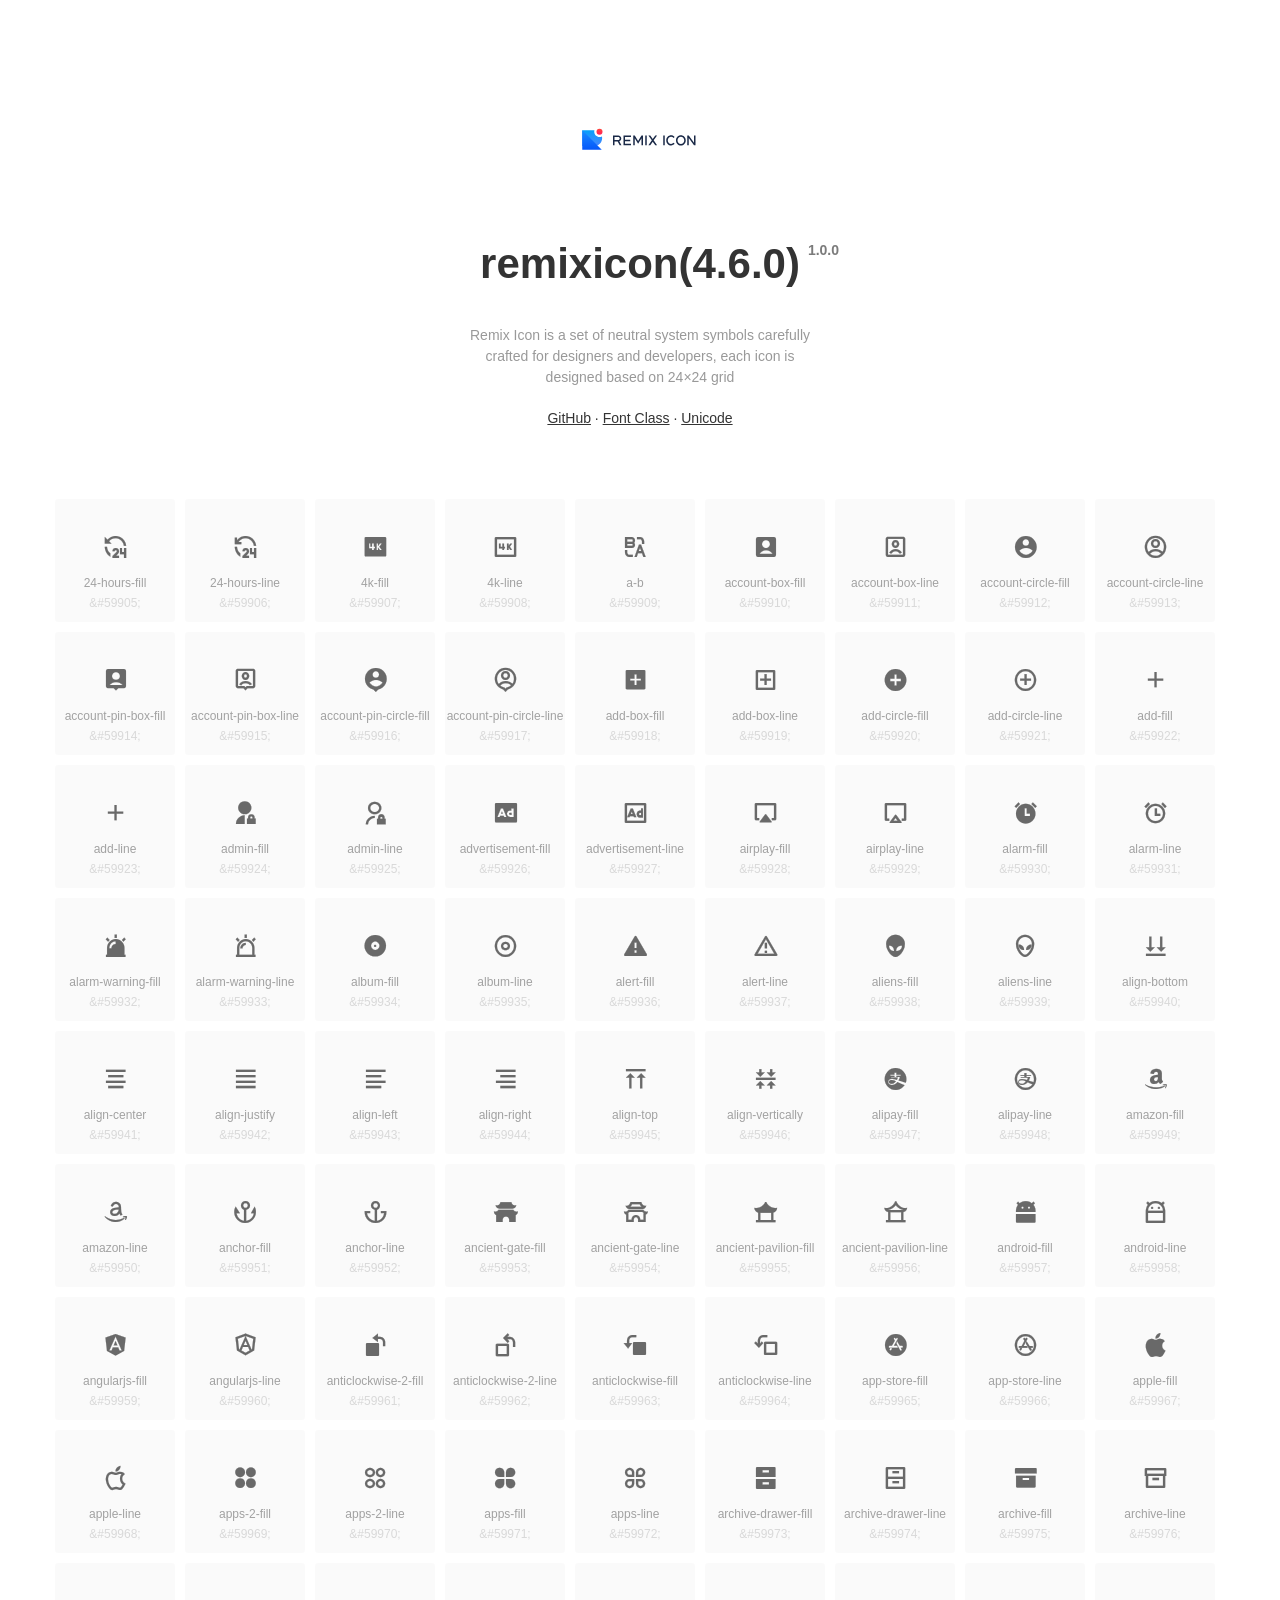
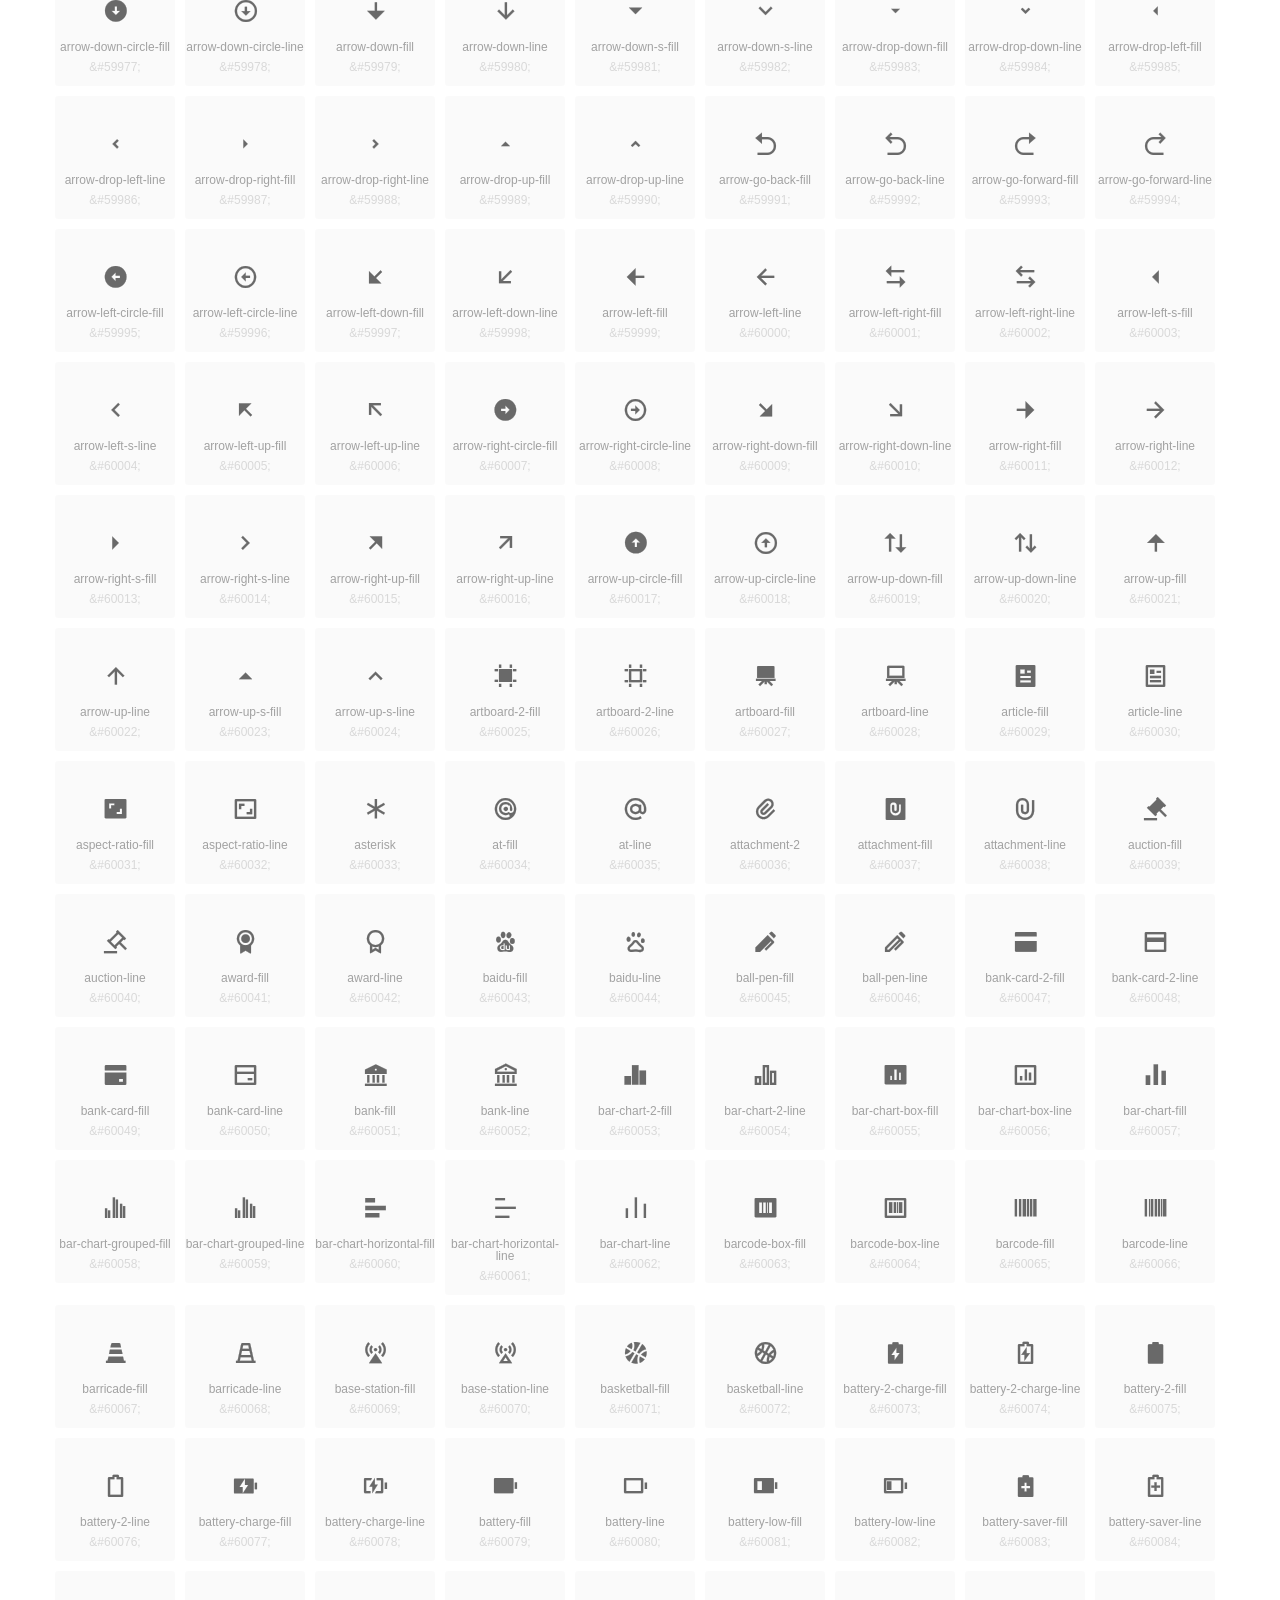
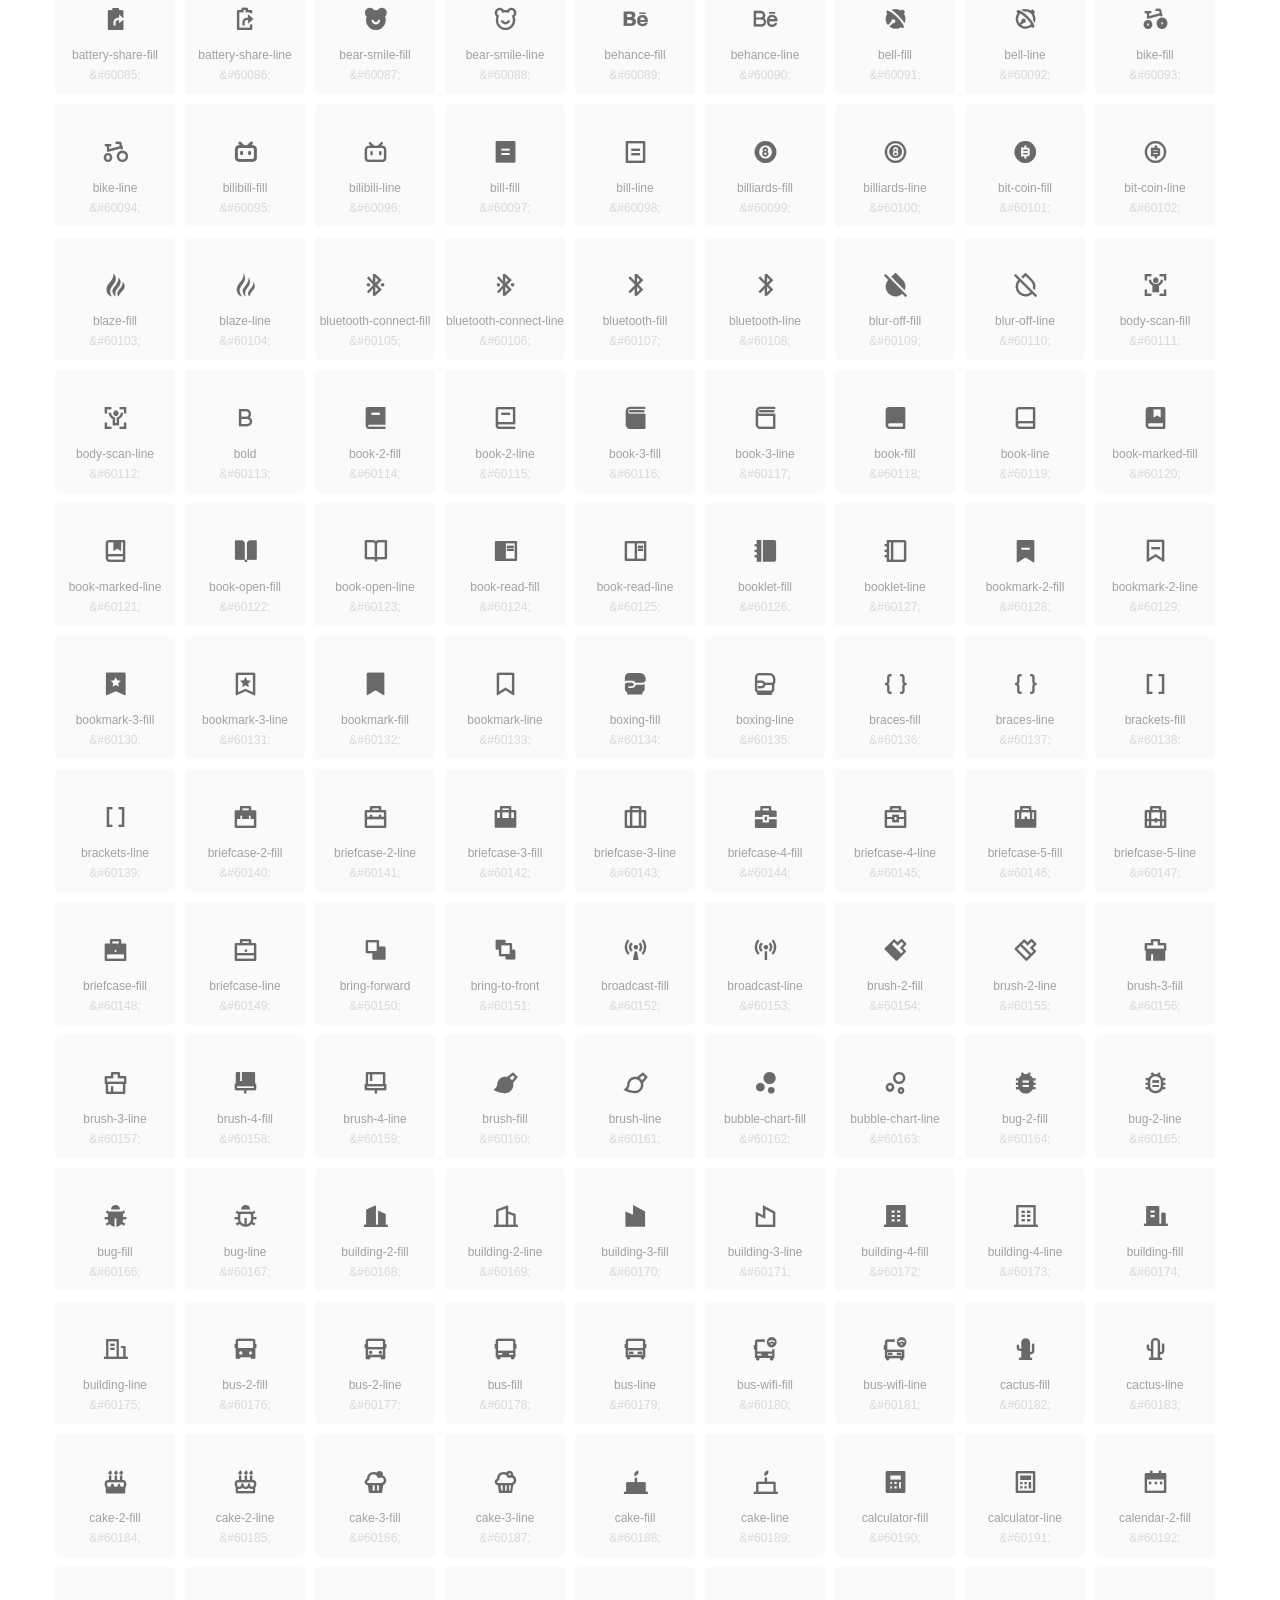
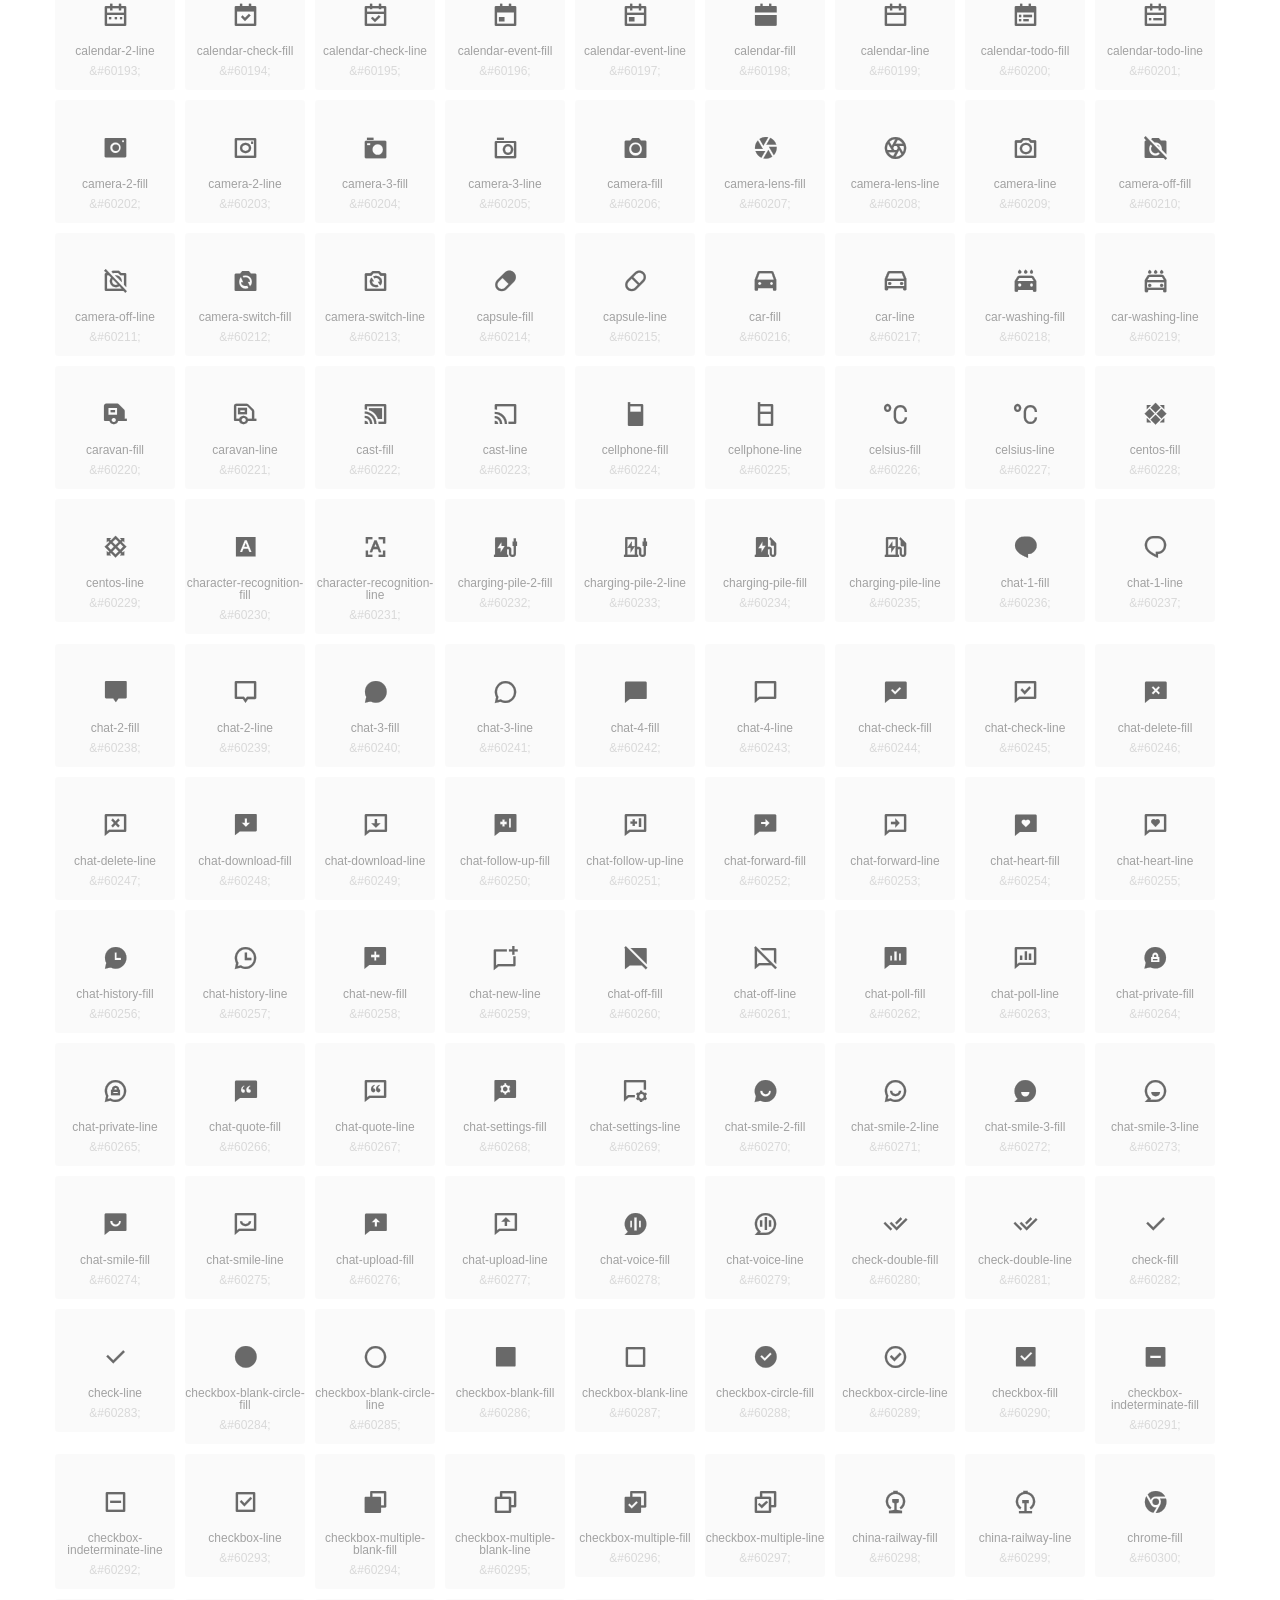
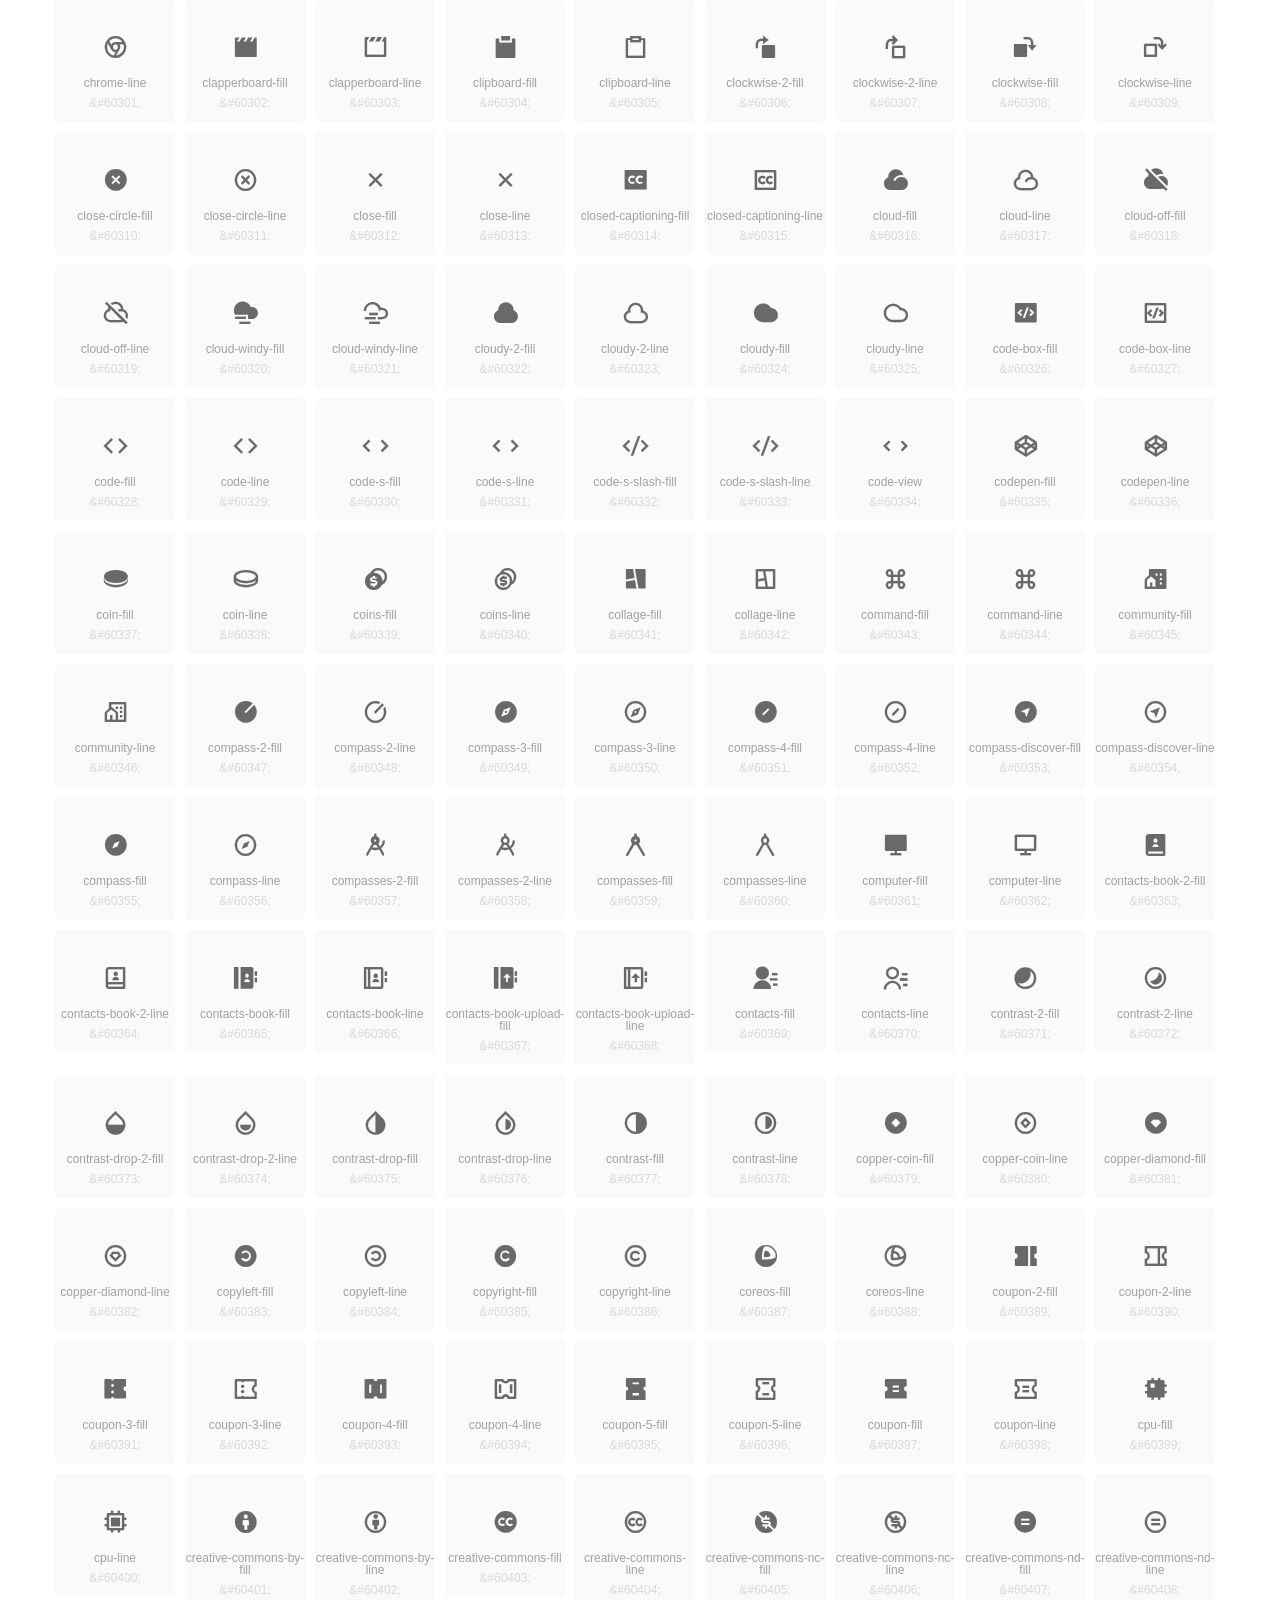
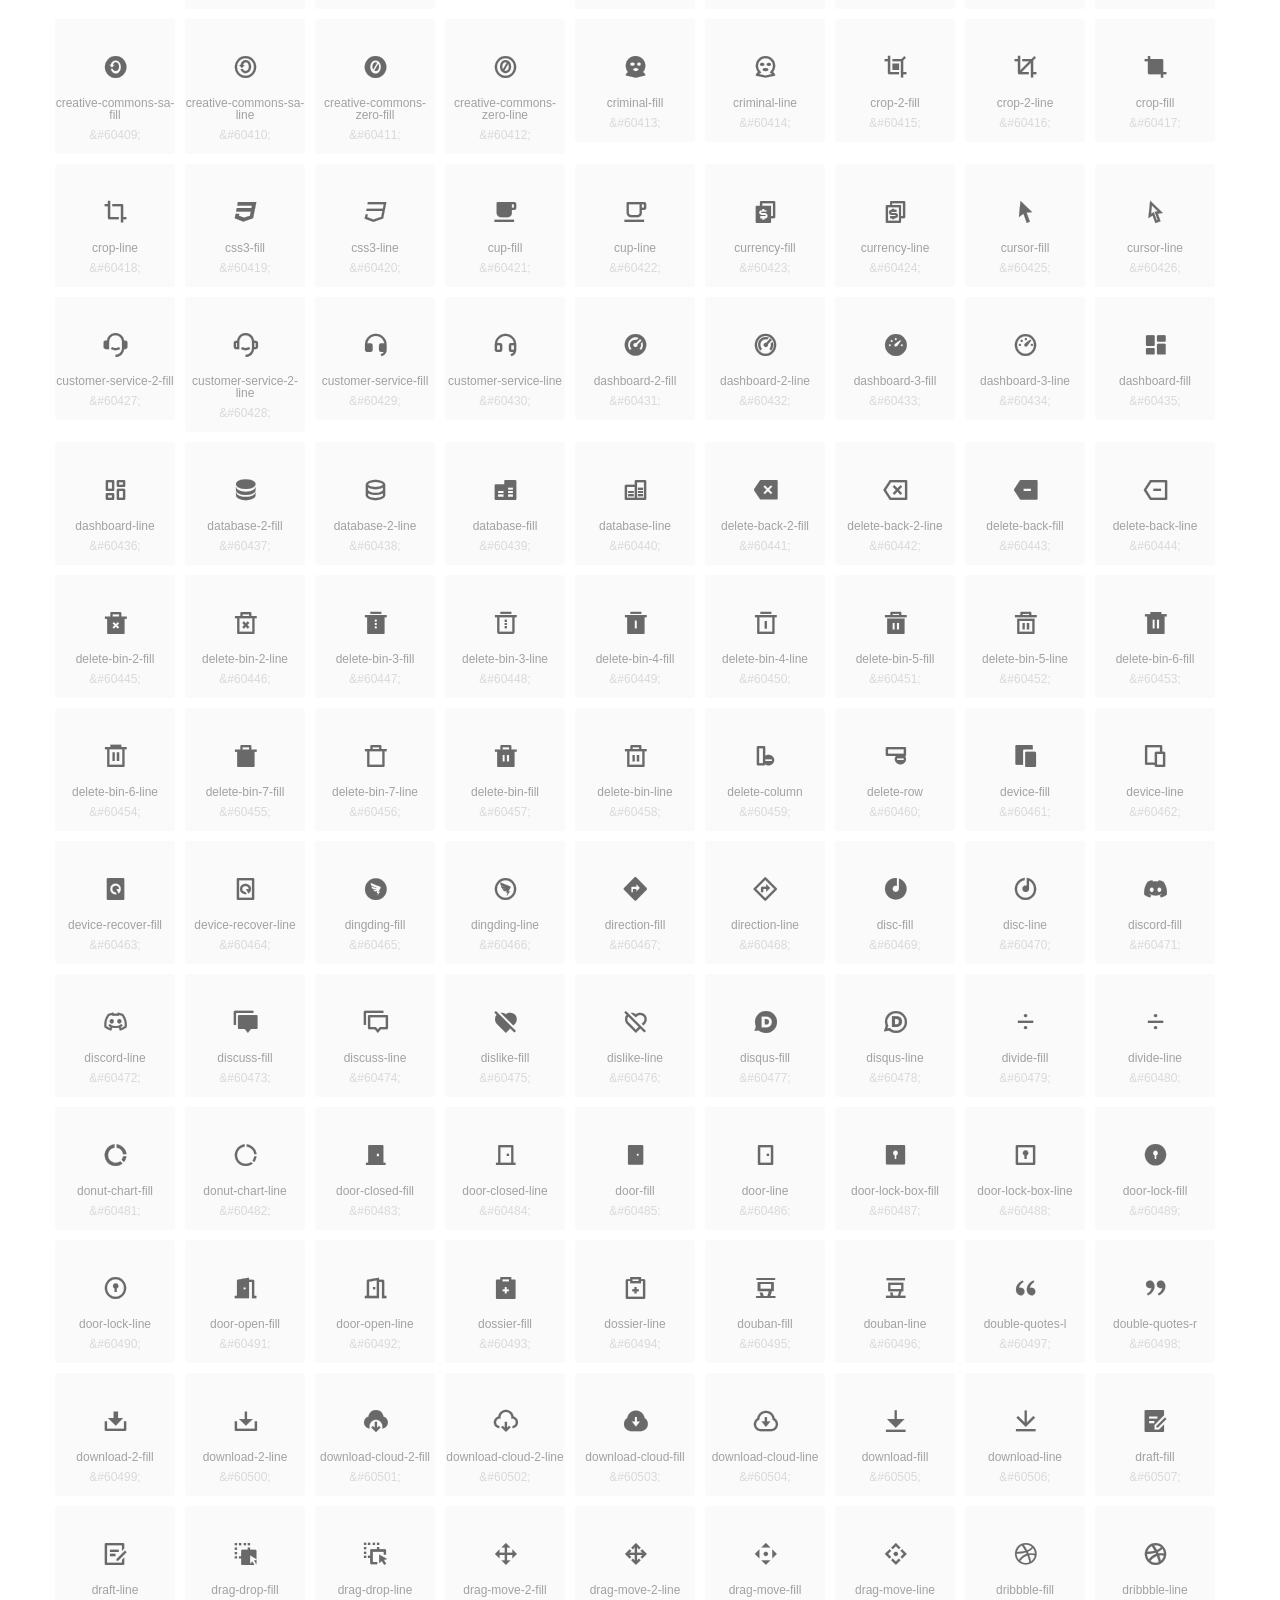
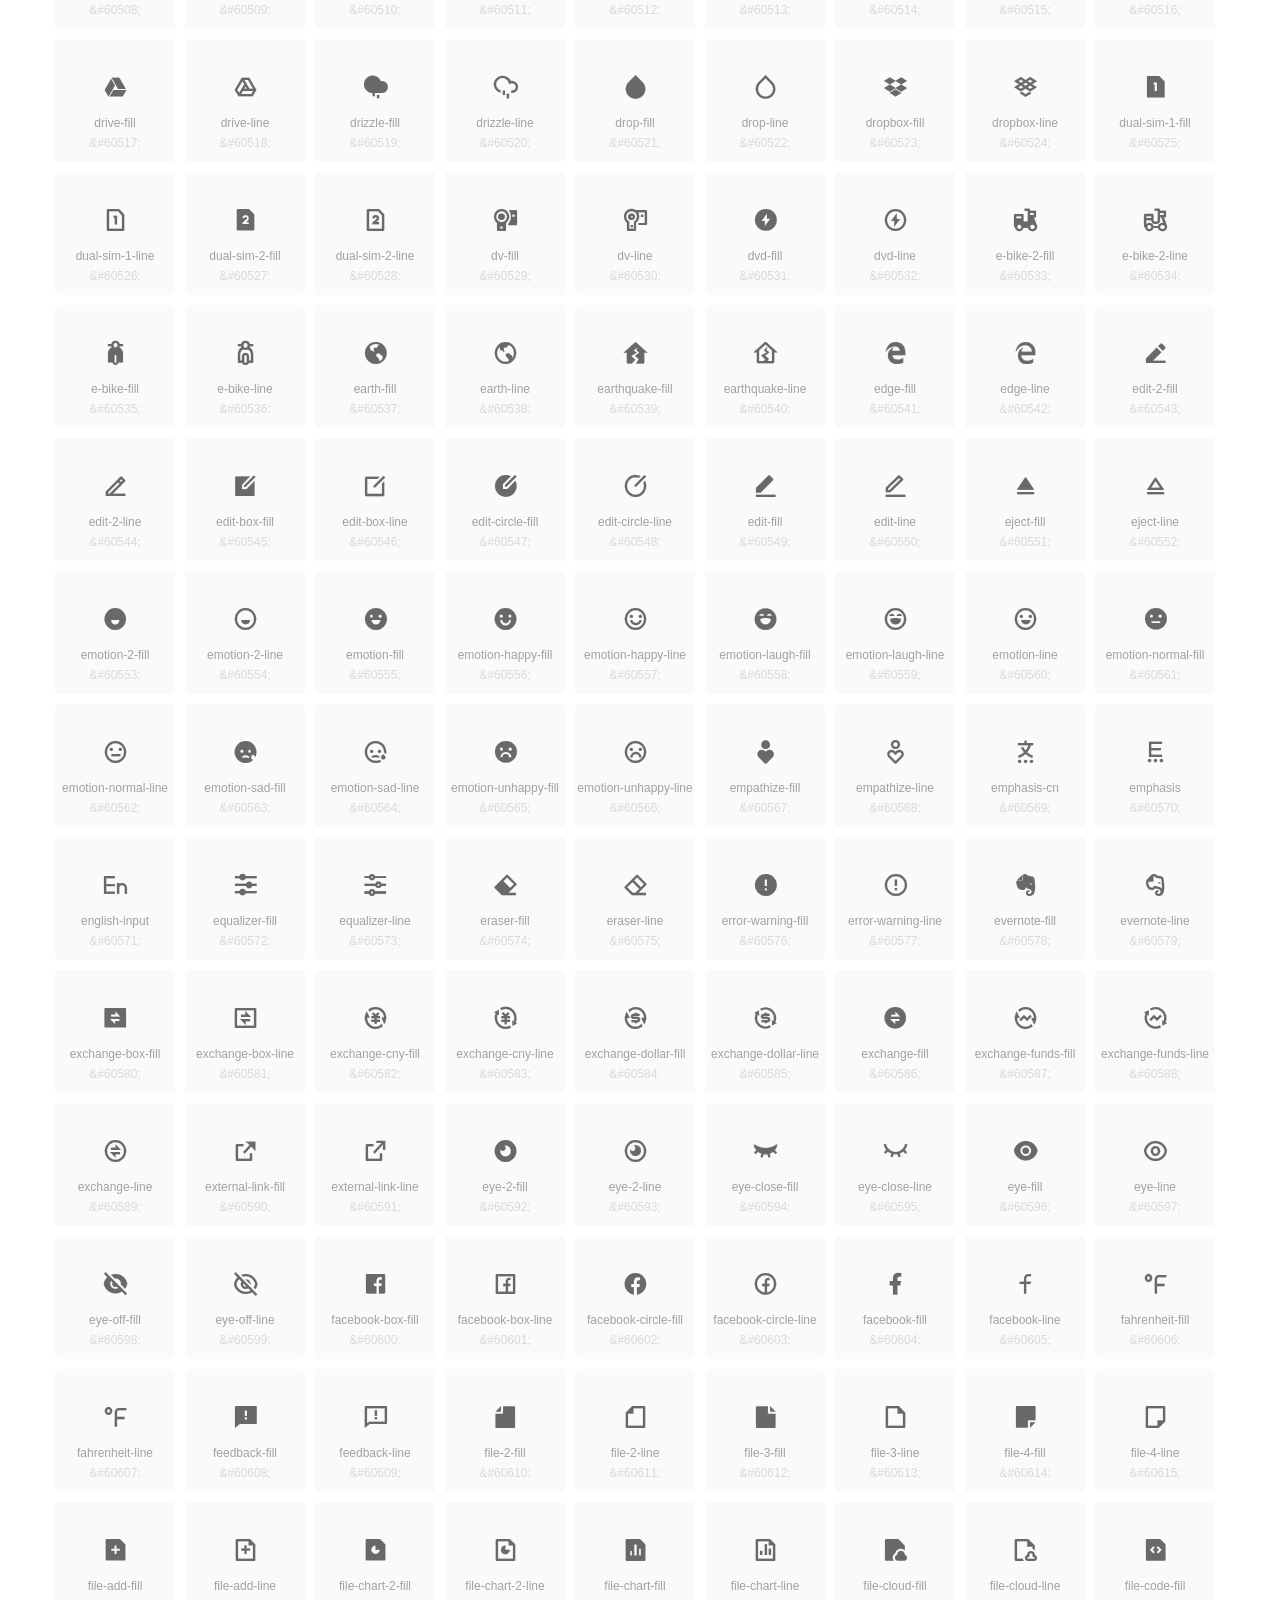
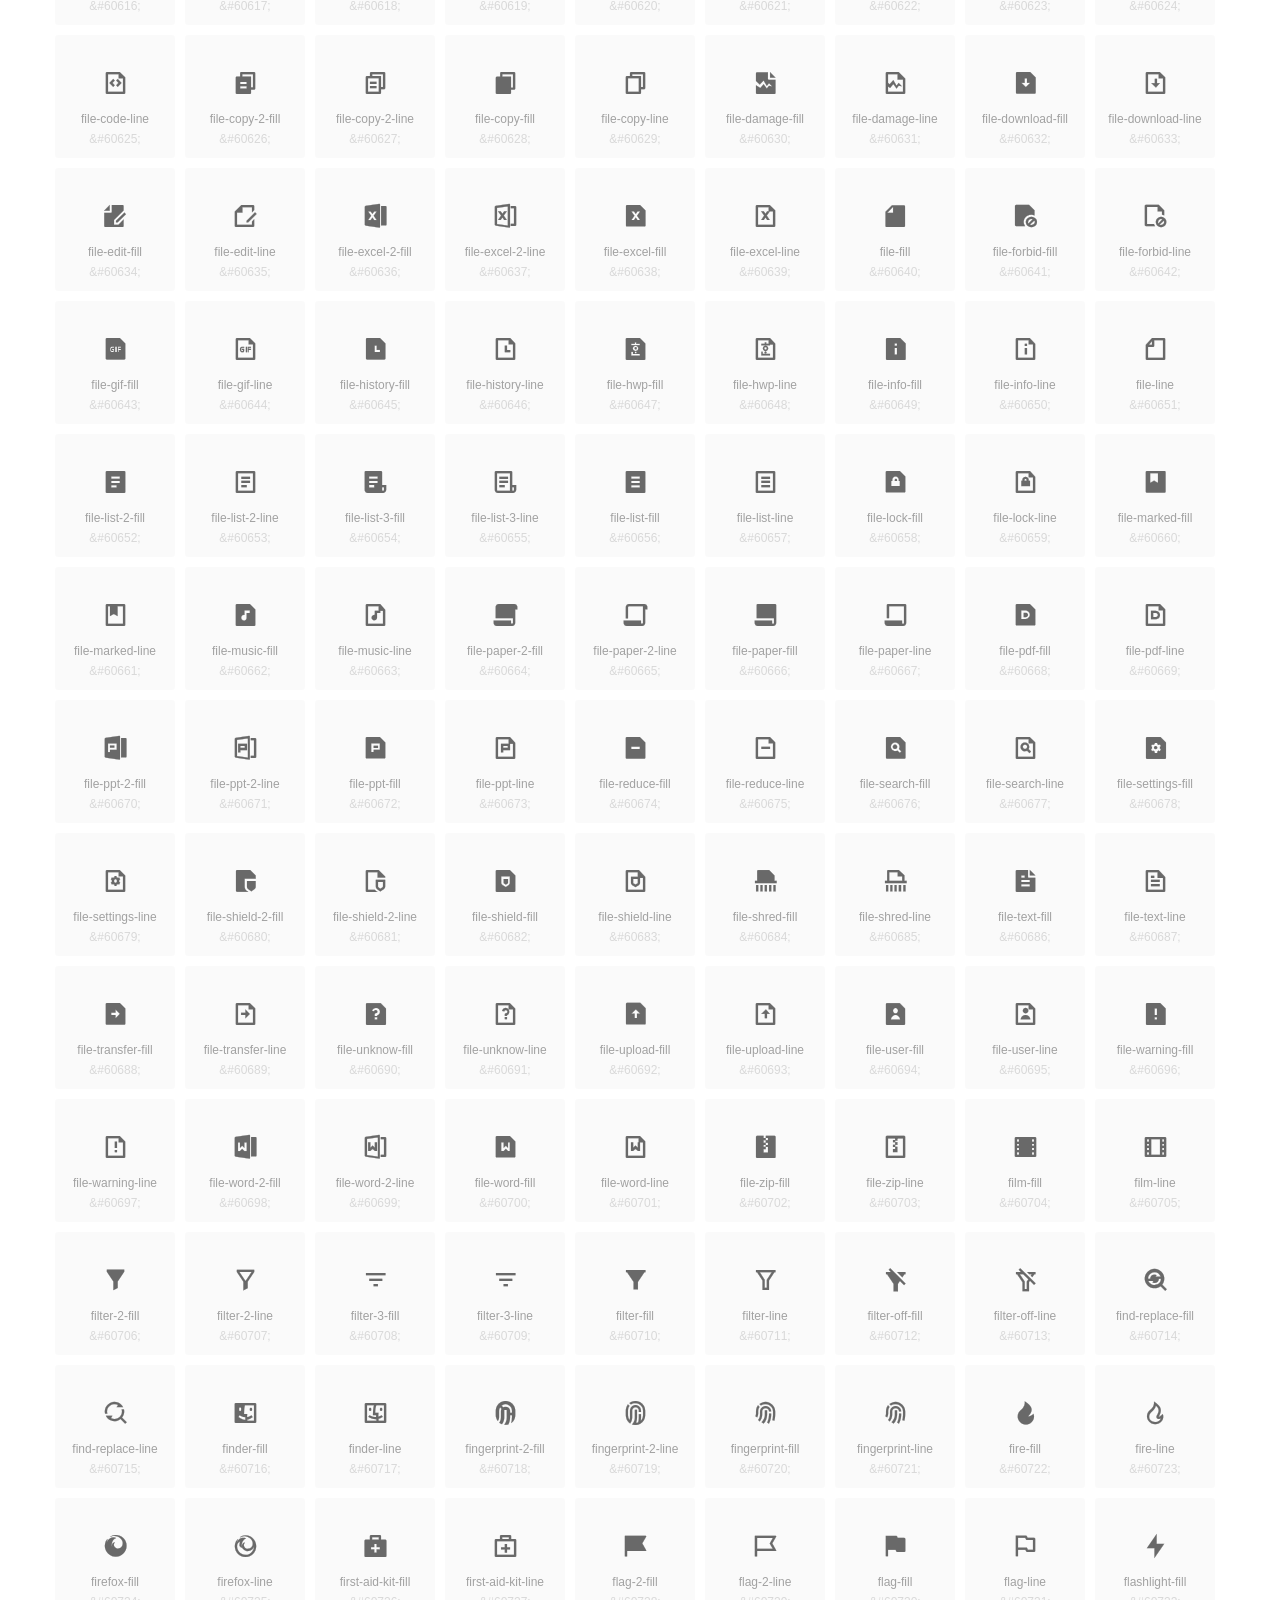
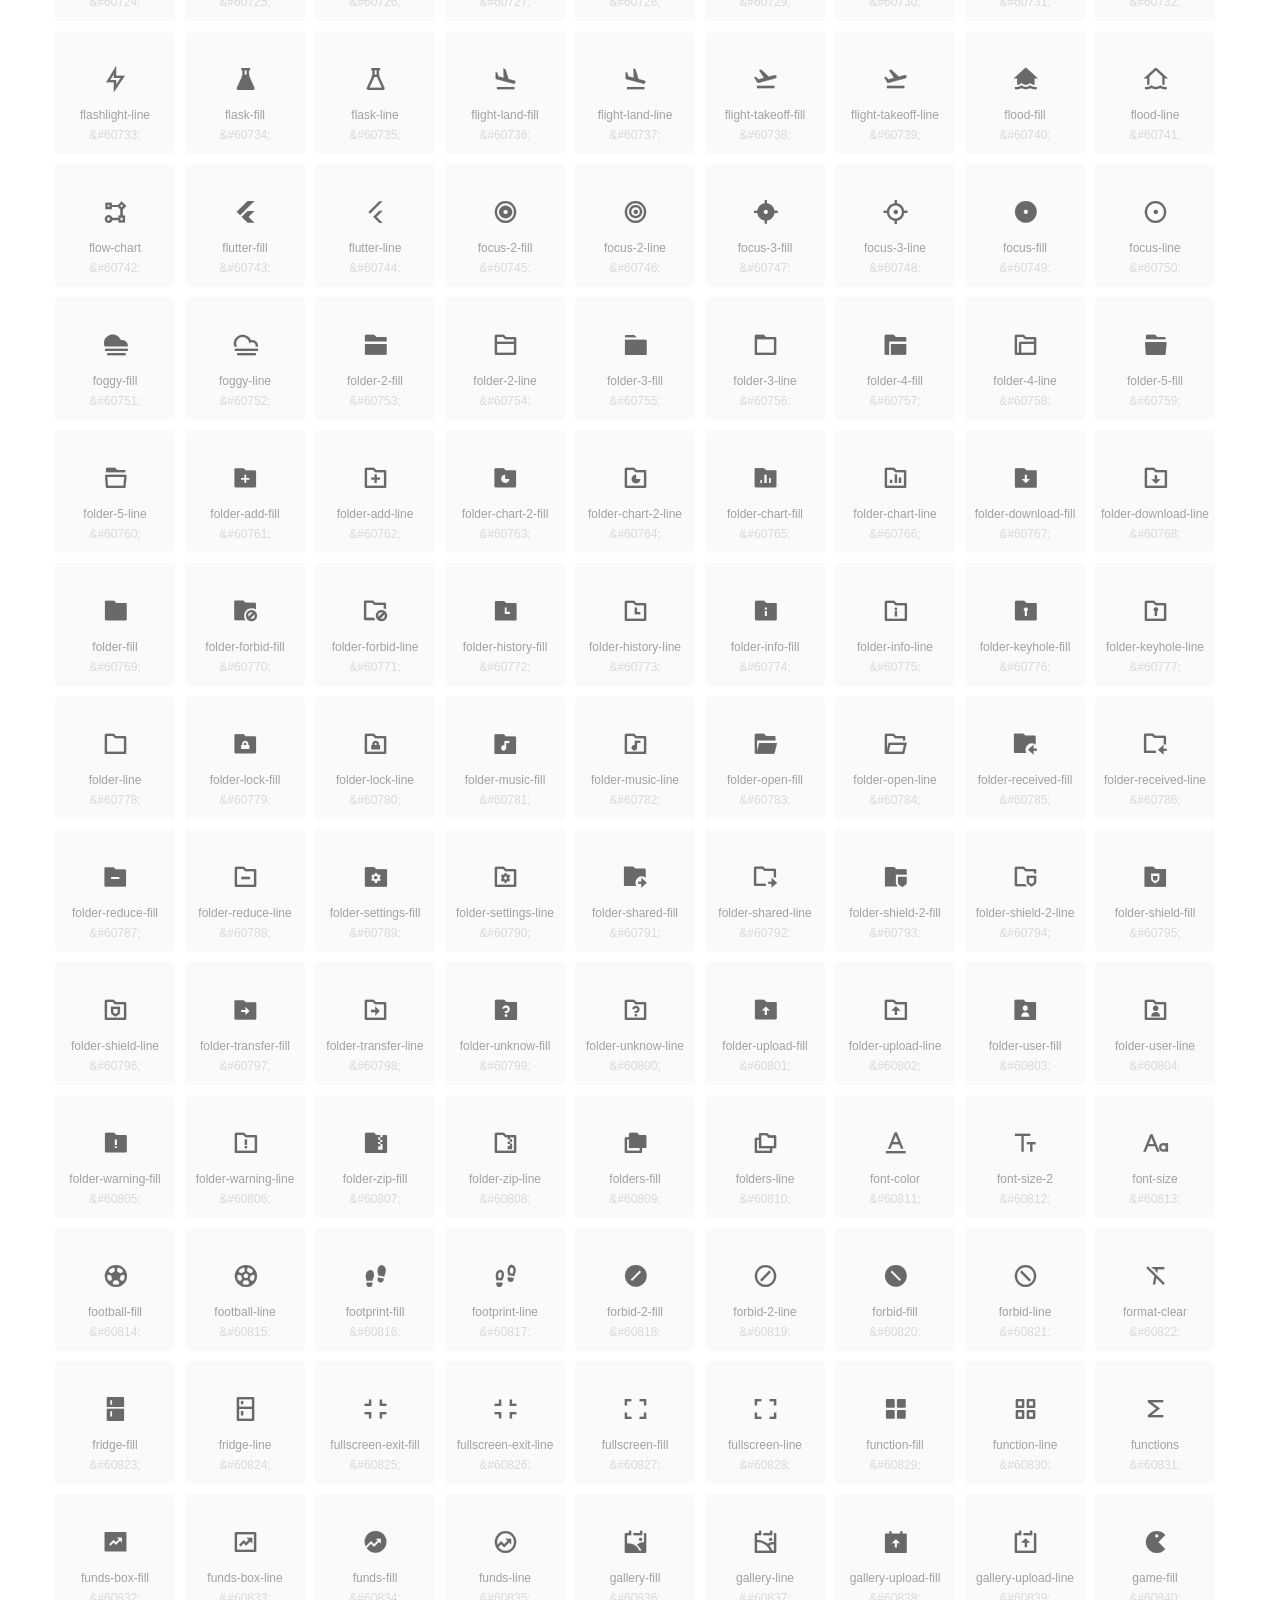
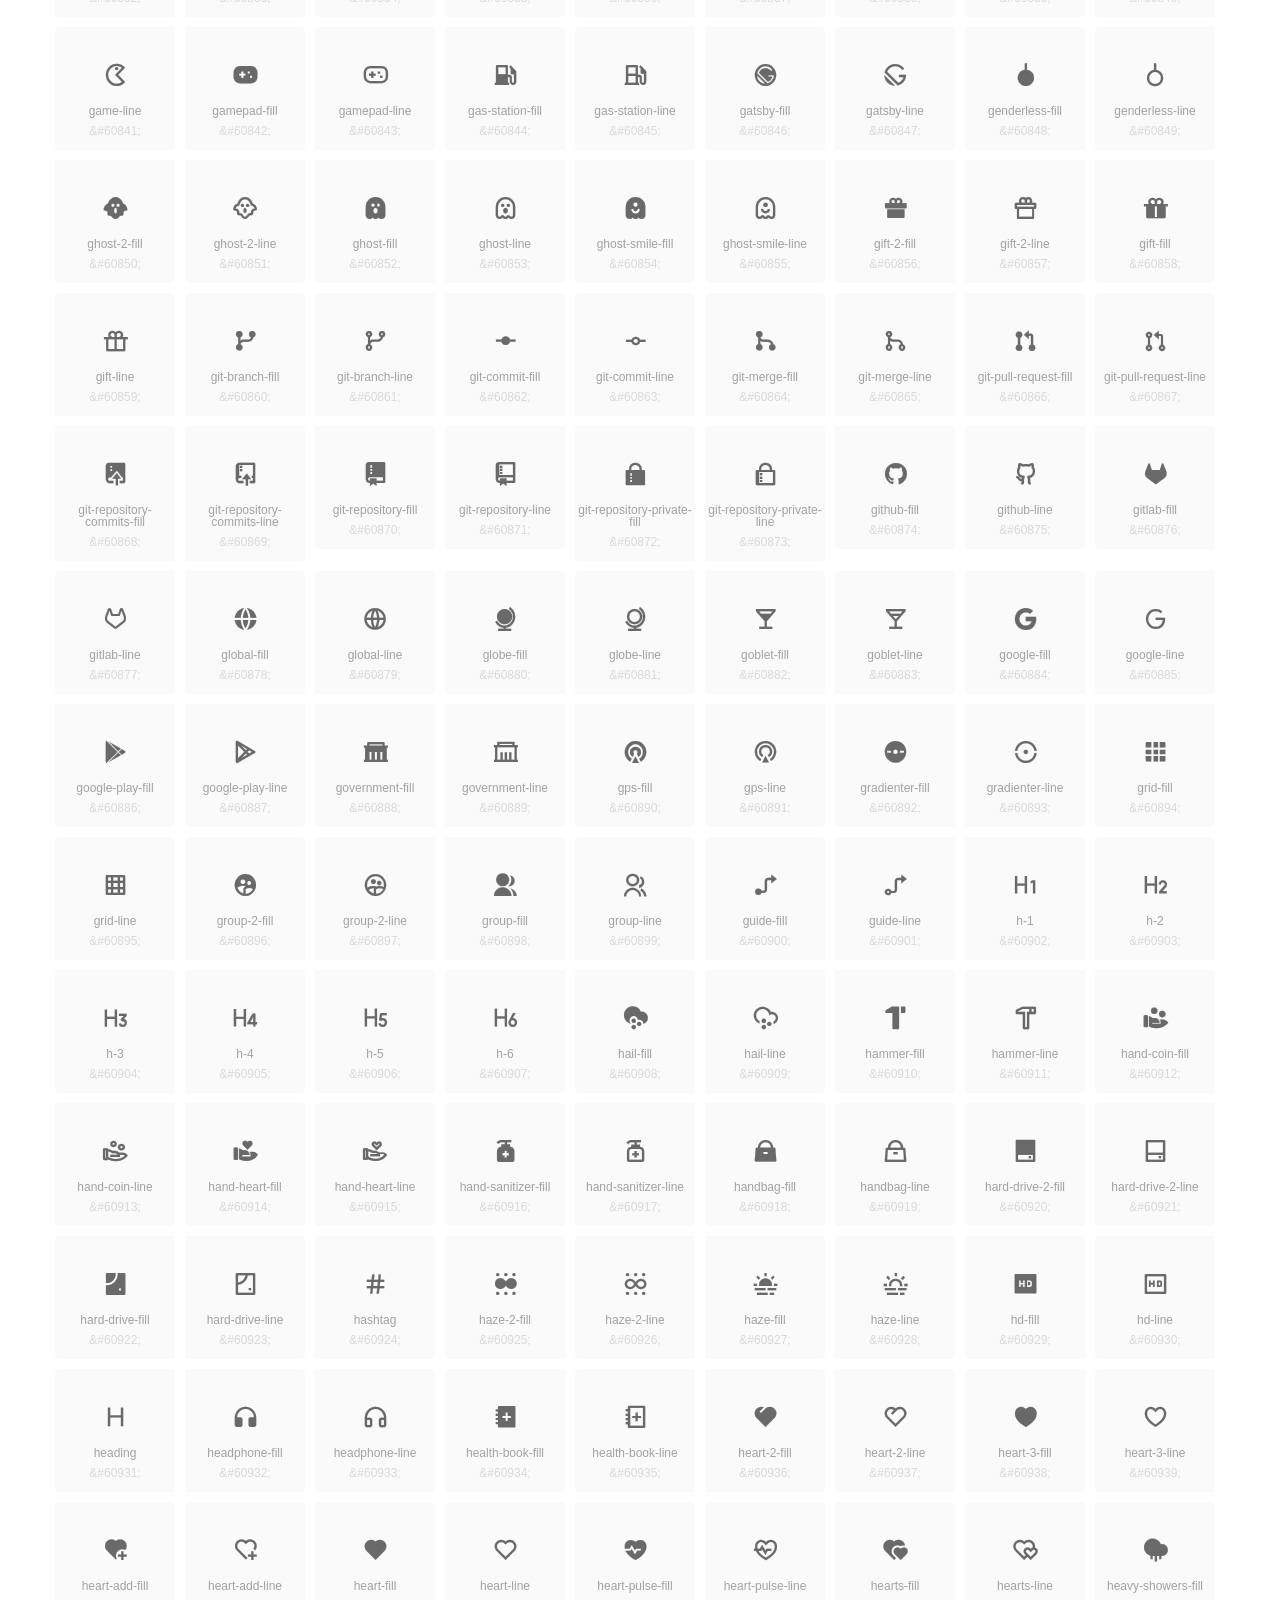
<file: national id/assets/icons/unicode.html>
<!DOCTYPE html>
<html lang="en">
<head>
  <meta charset="UTF-8">
  <title>remixicon(4.6.0)</title>
  <meta name="viewport" content="width=device-width,minimum-scale=1.0,maximum-scale=1.0,user-scalable=no">
   
  <meta name="description" content="Remix Icon is a set of neutral system symbols carefully crafted for designers and developers, each icon is designed based on 24×24 grid">
   
  <meta name="keywords" content="remixicon,TTF,EOT,WOFF,WOFF2,SVG">
  
  
  
  <style>
    *{margin: 0;padding: 0;list-style: none;}
    body { color: #696969; font: 12px/1.5 tahoma, arial, \5b8b\4f53, sans-serif; }
    a { color: #333; text-decoration: underline; }
    a:hover { color: rgb(9, 73, 209); }
    .header { color: #333; text-align: center; padding: 80px 0 60px 0; min-height: 153px; font-size: 14px; }
    .header .logo svg { height: 120px; width: 120px; }
    .header h1 { font-size: 42px; padding: 26px 0 10px 0; }
    .header sup {font-size: 14px; margin: 8px 0 0 8px; position: absolute; color: #7b7b7b; }
    .info {
      color: #999;
      font-weight: normal;
      max-width: 346px;
      margin: 0 auto;
      padding: 20px 0;
      font-size: 14px;
    }

    .icons { max-width: 1190px; margin: 0 auto; }
    .icons ul { text-align: center; }
    .icons ul li {
      vertical-align: top;
      width: 120px;
      display: inline-block;
      text-align: center;
      background-color: rgba(0,0,0,.02);
      border-radius: 3px;
      padding: 29px 0 10px 0;
      margin-right: 10px;
      margin-top: 10px;
      transition: all 0.6s ease;
    }
    .icons ul li:hover { background-color: rgba(0,0,0,.06); }
    .icons ul li:hover span { color: #3c75e4; opacity: 1; }
    .icons ul li .unicode { color: #8c8c8c; opacity: 0.3; }
    .icons ul li h4 {
      font-weight: normal;
      padding: 10px 0 5px 0;
      display: block;
      color: #8c8c8c;
      font-size: 14px;
      line-height: 12px;
      opacity: 0.8;
    }
    .icons ul li:hover h4 { opacity: 1; }
    .icons ul li svg { width: 24px; height: 24px; }
    .icons ul li:hover { color: #3c75e4; }
    .footer { text-align: center; padding: 10px 0 90px 0; }
    .footer a { text-align: center; padding: 10px 0 90px 0; color: #696969;}
    .footer a:hover { color: #0949d1; }
    .links { text-align: center; padding: 50px 0 0 0; font-size: 14px; }
    
    
    .icons ul .unicode-icon span { display: block; }
    .icons ul .unicode-icon h4 { font-size: 12px; }
    @font-face {
      font-family: "remixicon";
      src: url("remixicon.eot");
      /* IE9*/
      src: url("remixicon.eot#iefix") format("embedded-opentype"),
      /* IE6-IE8 */
      url("remixicon.woff2?1734404658166") format("woff2"),
      url("remixicon.woff?1734404658166") format("woff"),
      /* chrome, firefox */
      url("remixicon.ttf?1734404658166") format("truetype"),
      /* chrome, firefox, opera, Safari, Android, iOS 4.2+*/
      url("remixicon.svg#remixicon?1734404658166") format("svg");
      /* iOS 4.1- */
    }
    .iconfont {
      font-family: "remixicon" !important;
      font-size: 26px;
      font-style: normal;
      -webkit-font-smoothing: antialiased;
      -webkit-text-stroke-width: 0.2px;
      -moz-osx-font-smoothing: grayscale;
    }
    
    
  </style>
  
</head>

<body>
  
  <div class="header">
    
    <div class="logo">
      <a href="./"><svg width="160" height="32" viewBox="0 0 160 32" fill="none" xmlns="http://www.w3.org/2000/svg">
<path d="M121.5 9.80005C123.33 9.80005 124.984 10.5797 126.165 11.8344L124.75 13.2496C123.929 12.3549 122.773 11.8 121.5 11.8C119.029 11.8 117 13.891 117 16.5C117 19.1091 119.029 21.2 121.5 21.2C122.773 21.2 123.929 20.6452 124.75 19.7505L126.165 21.1657C124.984 22.4204 123.33 23.2 121.5 23.2C117.91 23.2 115 20.2004 115 16.5C115 12.7997 117.91 9.80005 121.5 9.80005Z" fill="#1A2947"/>
<path d="M113 10V23H111V10H113Z" fill="#1A2947"/>
<path d="M154 23V9.99988H152L152 19.6019L144.997 9.99988L143 10.0039V23H145L145 13.3969L152 23H154Z" fill="#1A2947"/>
<path d="M68 10V12H60V15.5H67V17.5H60V21H68V23H58V10H68Z" fill="#1A2947"/>
<path d="M82 10L77.4999 17.201L73 10H71V23H73V13.775L77.4999 20.975L82 13.773V23H84V10H82Z" fill="#1A2947"/>
<path d="M89 10V23H87V10H89Z" fill="#1A2947"/>
<path d="M96.9999 14.7565L93.6689 9.99951H91.2279L95.7789 16.4995L91.2289 22.9995H93.6689L96.9999 18.2435L100.33 22.9995H102.772L98.2209 16.4995L102.773 9.99951H100.33L96.9999 14.7565Z" fill="#1A2947"/>
<path fill-rule="evenodd" clip-rule="evenodd" d="M141 16.5C141 12.7997 138.09 9.80005 134.5 9.80005C130.91 9.80005 128 12.7997 128 16.5C128 20.2004 130.91 23.2 134.5 23.2C138.09 23.2 141 20.2004 141 16.5ZM130 16.5C130 13.891 132.029 11.8 134.5 11.8C136.971 11.8 139 13.891 139 16.5C139 19.1091 136.971 21.2 134.5 21.2C132.029 21.2 130 19.1091 130 16.5Z" fill="#1A2947"/>
<path fill-rule="evenodd" clip-rule="evenodd" d="M51 10C53.2091 10 55 11.7909 55 14C55 15.7175 53.9176 17.1821 52.3977 17.749L55.1901 22.999H52.9251L50.267 18H46V23H44V10H51ZM46 11.999V15.999L51 16C52.1046 16 53 15.1046 53 14C53 12.8955 52.1 12 51 12L46 11.999Z" fill="#1A2947"/>
<path fill-rule="evenodd" clip-rule="evenodd" d="M19.2887 3.00389C19.1928 3.0013 19.0965 3 19 3H3V24H19C24.799 24 29.5 19.299 29.5 13.5C29.5 12.7108 29.4129 11.942 29.2479 11.2025C28.2772 11.7119 27.1722 12 26 12C22.134 12 19 8.86599 19 5C19 4.30645 19.1009 3.63646 19.2887 3.00389Z" fill="url(#paint0_linear_960_1054)"/>
<g filter="url(#filter0_b_960_1054)">
<path fill-rule="evenodd" clip-rule="evenodd" d="M3 3L29 29H3V3Z" fill="url(#paint1_linear_960_1054)"/>
</g>
<circle cx="26" cy="5" r="4" fill="url(#paint2_linear_960_1054)"/>
<defs>
<filter id="filter0_b_960_1054" x="-2.43656" y="-2.43656" width="36.8731" height="36.8731" filterUnits="userSpaceOnUse" color-interpolation-filters="sRGB">
<feFlood flood-opacity="0" result="BackgroundImageFix"/>
<feGaussianBlur in="BackgroundImage" stdDeviation="2.71828"/>
<feComposite in2="SourceAlpha" operator="in" result="effect1_backgroundBlur_960_1054"/>
<feBlend mode="normal" in="SourceGraphic" in2="effect1_backgroundBlur_960_1054" result="shape"/>
</filter>
<linearGradient id="paint0_linear_960_1054" x1="3" y1="3" x2="3" y2="24" gradientUnits="userSpaceOnUse">
<stop stop-color="#05A0FA"/>
<stop offset="1" stop-color="#4785FF"/>
</linearGradient>
<linearGradient id="paint1_linear_960_1054" x1="3" y1="3" x2="3" y2="29" gradientUnits="userSpaceOnUse">
<stop stop-color="#1A8CFF"/>
<stop offset="1" stop-color="#0557FA"/>
</linearGradient>
<linearGradient id="paint2_linear_960_1054" x1="22" y1="1" x2="22" y2="9" gradientUnits="userSpaceOnUse">
<stop stop-color="#FF463A"/>
<stop offset="1" stop-color="#FF1F5A"/>
</linearGradient>
</defs>
</svg>
</a>
    </div>
    
    <h1>remixicon(4.6.0)<sup>1.0.0</sup></h1>
    <div class="info">
      Remix Icon is a set of neutral system symbols carefully crafted for designers and developers, each icon is designed based on 24×24 grid
    </div>
    <p>
      
      <a href="https://github.com/Remix-Design/remixicon.git">GitHub</a> · 
      
      <a href="index.html">Font Class</a> · 
      
      <a href="unicode.html">Unicode</a>
      
    </p>
  </div>
  <div class="icons">
    <ul>
      <li class="unicode-icon"><span class="iconfont"></span><h4>24-hours-fill</h4><span class="unicode">&amp;#59905;</span></li><li class="unicode-icon"><span class="iconfont"></span><h4>24-hours-line</h4><span class="unicode">&amp;#59906;</span></li><li class="unicode-icon"><span class="iconfont"></span><h4>4k-fill</h4><span class="unicode">&amp;#59907;</span></li><li class="unicode-icon"><span class="iconfont"></span><h4>4k-line</h4><span class="unicode">&amp;#59908;</span></li><li class="unicode-icon"><span class="iconfont"></span><h4>a-b</h4><span class="unicode">&amp;#59909;</span></li><li class="unicode-icon"><span class="iconfont"></span><h4>account-box-fill</h4><span class="unicode">&amp;#59910;</span></li><li class="unicode-icon"><span class="iconfont"></span><h4>account-box-line</h4><span class="unicode">&amp;#59911;</span></li><li class="unicode-icon"><span class="iconfont"></span><h4>account-circle-fill</h4><span class="unicode">&amp;#59912;</span></li><li class="unicode-icon"><span class="iconfont"></span><h4>account-circle-line</h4><span class="unicode">&amp;#59913;</span></li><li class="unicode-icon"><span class="iconfont"></span><h4>account-pin-box-fill</h4><span class="unicode">&amp;#59914;</span></li><li class="unicode-icon"><span class="iconfont"></span><h4>account-pin-box-line</h4><span class="unicode">&amp;#59915;</span></li><li class="unicode-icon"><span class="iconfont"></span><h4>account-pin-circle-fill</h4><span class="unicode">&amp;#59916;</span></li><li class="unicode-icon"><span class="iconfont"></span><h4>account-pin-circle-line</h4><span class="unicode">&amp;#59917;</span></li><li class="unicode-icon"><span class="iconfont"></span><h4>add-box-fill</h4><span class="unicode">&amp;#59918;</span></li><li class="unicode-icon"><span class="iconfont"></span><h4>add-box-line</h4><span class="unicode">&amp;#59919;</span></li><li class="unicode-icon"><span class="iconfont"></span><h4>add-circle-fill</h4><span class="unicode">&amp;#59920;</span></li><li class="unicode-icon"><span class="iconfont"></span><h4>add-circle-line</h4><span class="unicode">&amp;#59921;</span></li><li class="unicode-icon"><span class="iconfont"></span><h4>add-fill</h4><span class="unicode">&amp;#59922;</span></li><li class="unicode-icon"><span class="iconfont"></span><h4>add-line</h4><span class="unicode">&amp;#59923;</span></li><li class="unicode-icon"><span class="iconfont"></span><h4>admin-fill</h4><span class="unicode">&amp;#59924;</span></li><li class="unicode-icon"><span class="iconfont"></span><h4>admin-line</h4><span class="unicode">&amp;#59925;</span></li><li class="unicode-icon"><span class="iconfont"></span><h4>advertisement-fill</h4><span class="unicode">&amp;#59926;</span></li><li class="unicode-icon"><span class="iconfont"></span><h4>advertisement-line</h4><span class="unicode">&amp;#59927;</span></li><li class="unicode-icon"><span class="iconfont"></span><h4>airplay-fill</h4><span class="unicode">&amp;#59928;</span></li><li class="unicode-icon"><span class="iconfont"></span><h4>airplay-line</h4><span class="unicode">&amp;#59929;</span></li><li class="unicode-icon"><span class="iconfont"></span><h4>alarm-fill</h4><span class="unicode">&amp;#59930;</span></li><li class="unicode-icon"><span class="iconfont"></span><h4>alarm-line</h4><span class="unicode">&amp;#59931;</span></li><li class="unicode-icon"><span class="iconfont"></span><h4>alarm-warning-fill</h4><span class="unicode">&amp;#59932;</span></li><li class="unicode-icon"><span class="iconfont"></span><h4>alarm-warning-line</h4><span class="unicode">&amp;#59933;</span></li><li class="unicode-icon"><span class="iconfont"></span><h4>album-fill</h4><span class="unicode">&amp;#59934;</span></li><li class="unicode-icon"><span class="iconfont"></span><h4>album-line</h4><span class="unicode">&amp;#59935;</span></li><li class="unicode-icon"><span class="iconfont"></span><h4>alert-fill</h4><span class="unicode">&amp;#59936;</span></li><li class="unicode-icon"><span class="iconfont"></span><h4>alert-line</h4><span class="unicode">&amp;#59937;</span></li><li class="unicode-icon"><span class="iconfont"></span><h4>aliens-fill</h4><span class="unicode">&amp;#59938;</span></li><li class="unicode-icon"><span class="iconfont"></span><h4>aliens-line</h4><span class="unicode">&amp;#59939;</span></li><li class="unicode-icon"><span class="iconfont"></span><h4>align-bottom</h4><span class="unicode">&amp;#59940;</span></li><li class="unicode-icon"><span class="iconfont"></span><h4>align-center</h4><span class="unicode">&amp;#59941;</span></li><li class="unicode-icon"><span class="iconfont"></span><h4>align-justify</h4><span class="unicode">&amp;#59942;</span></li><li class="unicode-icon"><span class="iconfont"></span><h4>align-left</h4><span class="unicode">&amp;#59943;</span></li><li class="unicode-icon"><span class="iconfont"></span><h4>align-right</h4><span class="unicode">&amp;#59944;</span></li><li class="unicode-icon"><span class="iconfont"></span><h4>align-top</h4><span class="unicode">&amp;#59945;</span></li><li class="unicode-icon"><span class="iconfont"></span><h4>align-vertically</h4><span class="unicode">&amp;#59946;</span></li><li class="unicode-icon"><span class="iconfont"></span><h4>alipay-fill</h4><span class="unicode">&amp;#59947;</span></li><li class="unicode-icon"><span class="iconfont"></span><h4>alipay-line</h4><span class="unicode">&amp;#59948;</span></li><li class="unicode-icon"><span class="iconfont"></span><h4>amazon-fill</h4><span class="unicode">&amp;#59949;</span></li><li class="unicode-icon"><span class="iconfont"></span><h4>amazon-line</h4><span class="unicode">&amp;#59950;</span></li><li class="unicode-icon"><span class="iconfont"></span><h4>anchor-fill</h4><span class="unicode">&amp;#59951;</span></li><li class="unicode-icon"><span class="iconfont"></span><h4>anchor-line</h4><span class="unicode">&amp;#59952;</span></li><li class="unicode-icon"><span class="iconfont"></span><h4>ancient-gate-fill</h4><span class="unicode">&amp;#59953;</span></li><li class="unicode-icon"><span class="iconfont"></span><h4>ancient-gate-line</h4><span class="unicode">&amp;#59954;</span></li><li class="unicode-icon"><span class="iconfont"></span><h4>ancient-pavilion-fill</h4><span class="unicode">&amp;#59955;</span></li><li class="unicode-icon"><span class="iconfont"></span><h4>ancient-pavilion-line</h4><span class="unicode">&amp;#59956;</span></li><li class="unicode-icon"><span class="iconfont"></span><h4>android-fill</h4><span class="unicode">&amp;#59957;</span></li><li class="unicode-icon"><span class="iconfont"></span><h4>android-line</h4><span class="unicode">&amp;#59958;</span></li><li class="unicode-icon"><span class="iconfont"></span><h4>angularjs-fill</h4><span class="unicode">&amp;#59959;</span></li><li class="unicode-icon"><span class="iconfont"></span><h4>angularjs-line</h4><span class="unicode">&amp;#59960;</span></li><li class="unicode-icon"><span class="iconfont"></span><h4>anticlockwise-2-fill</h4><span class="unicode">&amp;#59961;</span></li><li class="unicode-icon"><span class="iconfont"></span><h4>anticlockwise-2-line</h4><span class="unicode">&amp;#59962;</span></li><li class="unicode-icon"><span class="iconfont"></span><h4>anticlockwise-fill</h4><span class="unicode">&amp;#59963;</span></li><li class="unicode-icon"><span class="iconfont"></span><h4>anticlockwise-line</h4><span class="unicode">&amp;#59964;</span></li><li class="unicode-icon"><span class="iconfont"></span><h4>app-store-fill</h4><span class="unicode">&amp;#59965;</span></li><li class="unicode-icon"><span class="iconfont"></span><h4>app-store-line</h4><span class="unicode">&amp;#59966;</span></li><li class="unicode-icon"><span class="iconfont"></span><h4>apple-fill</h4><span class="unicode">&amp;#59967;</span></li><li class="unicode-icon"><span class="iconfont"></span><h4>apple-line</h4><span class="unicode">&amp;#59968;</span></li><li class="unicode-icon"><span class="iconfont"></span><h4>apps-2-fill</h4><span class="unicode">&amp;#59969;</span></li><li class="unicode-icon"><span class="iconfont"></span><h4>apps-2-line</h4><span class="unicode">&amp;#59970;</span></li><li class="unicode-icon"><span class="iconfont"></span><h4>apps-fill</h4><span class="unicode">&amp;#59971;</span></li><li class="unicode-icon"><span class="iconfont"></span><h4>apps-line</h4><span class="unicode">&amp;#59972;</span></li><li class="unicode-icon"><span class="iconfont"></span><h4>archive-drawer-fill</h4><span class="unicode">&amp;#59973;</span></li><li class="unicode-icon"><span class="iconfont"></span><h4>archive-drawer-line</h4><span class="unicode">&amp;#59974;</span></li><li class="unicode-icon"><span class="iconfont"></span><h4>archive-fill</h4><span class="unicode">&amp;#59975;</span></li><li class="unicode-icon"><span class="iconfont"></span><h4>archive-line</h4><span class="unicode">&amp;#59976;</span></li><li class="unicode-icon"><span class="iconfont"></span><h4>arrow-down-circle-fill</h4><span class="unicode">&amp;#59977;</span></li><li class="unicode-icon"><span class="iconfont"></span><h4>arrow-down-circle-line</h4><span class="unicode">&amp;#59978;</span></li><li class="unicode-icon"><span class="iconfont"></span><h4>arrow-down-fill</h4><span class="unicode">&amp;#59979;</span></li><li class="unicode-icon"><span class="iconfont"></span><h4>arrow-down-line</h4><span class="unicode">&amp;#59980;</span></li><li class="unicode-icon"><span class="iconfont"></span><h4>arrow-down-s-fill</h4><span class="unicode">&amp;#59981;</span></li><li class="unicode-icon"><span class="iconfont"></span><h4>arrow-down-s-line</h4><span class="unicode">&amp;#59982;</span></li><li class="unicode-icon"><span class="iconfont"></span><h4>arrow-drop-down-fill</h4><span class="unicode">&amp;#59983;</span></li><li class="unicode-icon"><span class="iconfont"></span><h4>arrow-drop-down-line</h4><span class="unicode">&amp;#59984;</span></li><li class="unicode-icon"><span class="iconfont"></span><h4>arrow-drop-left-fill</h4><span class="unicode">&amp;#59985;</span></li><li class="unicode-icon"><span class="iconfont"></span><h4>arrow-drop-left-line</h4><span class="unicode">&amp;#59986;</span></li><li class="unicode-icon"><span class="iconfont"></span><h4>arrow-drop-right-fill</h4><span class="unicode">&amp;#59987;</span></li><li class="unicode-icon"><span class="iconfont"></span><h4>arrow-drop-right-line</h4><span class="unicode">&amp;#59988;</span></li><li class="unicode-icon"><span class="iconfont"></span><h4>arrow-drop-up-fill</h4><span class="unicode">&amp;#59989;</span></li><li class="unicode-icon"><span class="iconfont"></span><h4>arrow-drop-up-line</h4><span class="unicode">&amp;#59990;</span></li><li class="unicode-icon"><span class="iconfont"></span><h4>arrow-go-back-fill</h4><span class="unicode">&amp;#59991;</span></li><li class="unicode-icon"><span class="iconfont"></span><h4>arrow-go-back-line</h4><span class="unicode">&amp;#59992;</span></li><li class="unicode-icon"><span class="iconfont"></span><h4>arrow-go-forward-fill</h4><span class="unicode">&amp;#59993;</span></li><li class="unicode-icon"><span class="iconfont"></span><h4>arrow-go-forward-line</h4><span class="unicode">&amp;#59994;</span></li><li class="unicode-icon"><span class="iconfont"></span><h4>arrow-left-circle-fill</h4><span class="unicode">&amp;#59995;</span></li><li class="unicode-icon"><span class="iconfont"></span><h4>arrow-left-circle-line</h4><span class="unicode">&amp;#59996;</span></li><li class="unicode-icon"><span class="iconfont"></span><h4>arrow-left-down-fill</h4><span class="unicode">&amp;#59997;</span></li><li class="unicode-icon"><span class="iconfont"></span><h4>arrow-left-down-line</h4><span class="unicode">&amp;#59998;</span></li><li class="unicode-icon"><span class="iconfont"></span><h4>arrow-left-fill</h4><span class="unicode">&amp;#59999;</span></li><li class="unicode-icon"><span class="iconfont"></span><h4>arrow-left-line</h4><span class="unicode">&amp;#60000;</span></li><li class="unicode-icon"><span class="iconfont"></span><h4>arrow-left-right-fill</h4><span class="unicode">&amp;#60001;</span></li><li class="unicode-icon"><span class="iconfont"></span><h4>arrow-left-right-line</h4><span class="unicode">&amp;#60002;</span></li><li class="unicode-icon"><span class="iconfont"></span><h4>arrow-left-s-fill</h4><span class="unicode">&amp;#60003;</span></li><li class="unicode-icon"><span class="iconfont"></span><h4>arrow-left-s-line</h4><span class="unicode">&amp;#60004;</span></li><li class="unicode-icon"><span class="iconfont"></span><h4>arrow-left-up-fill</h4><span class="unicode">&amp;#60005;</span></li><li class="unicode-icon"><span class="iconfont"></span><h4>arrow-left-up-line</h4><span class="unicode">&amp;#60006;</span></li><li class="unicode-icon"><span class="iconfont"></span><h4>arrow-right-circle-fill</h4><span class="unicode">&amp;#60007;</span></li><li class="unicode-icon"><span class="iconfont"></span><h4>arrow-right-circle-line</h4><span class="unicode">&amp;#60008;</span></li><li class="unicode-icon"><span class="iconfont"></span><h4>arrow-right-down-fill</h4><span class="unicode">&amp;#60009;</span></li><li class="unicode-icon"><span class="iconfont"></span><h4>arrow-right-down-line</h4><span class="unicode">&amp;#60010;</span></li><li class="unicode-icon"><span class="iconfont"></span><h4>arrow-right-fill</h4><span class="unicode">&amp;#60011;</span></li><li class="unicode-icon"><span class="iconfont"></span><h4>arrow-right-line</h4><span class="unicode">&amp;#60012;</span></li><li class="unicode-icon"><span class="iconfont"></span><h4>arrow-right-s-fill</h4><span class="unicode">&amp;#60013;</span></li><li class="unicode-icon"><span class="iconfont"></span><h4>arrow-right-s-line</h4><span class="unicode">&amp;#60014;</span></li><li class="unicode-icon"><span class="iconfont"></span><h4>arrow-right-up-fill</h4><span class="unicode">&amp;#60015;</span></li><li class="unicode-icon"><span class="iconfont"></span><h4>arrow-right-up-line</h4><span class="unicode">&amp;#60016;</span></li><li class="unicode-icon"><span class="iconfont"></span><h4>arrow-up-circle-fill</h4><span class="unicode">&amp;#60017;</span></li><li class="unicode-icon"><span class="iconfont"></span><h4>arrow-up-circle-line</h4><span class="unicode">&amp;#60018;</span></li><li class="unicode-icon"><span class="iconfont"></span><h4>arrow-up-down-fill</h4><span class="unicode">&amp;#60019;</span></li><li class="unicode-icon"><span class="iconfont"></span><h4>arrow-up-down-line</h4><span class="unicode">&amp;#60020;</span></li><li class="unicode-icon"><span class="iconfont"></span><h4>arrow-up-fill</h4><span class="unicode">&amp;#60021;</span></li><li class="unicode-icon"><span class="iconfont"></span><h4>arrow-up-line</h4><span class="unicode">&amp;#60022;</span></li><li class="unicode-icon"><span class="iconfont"></span><h4>arrow-up-s-fill</h4><span class="unicode">&amp;#60023;</span></li><li class="unicode-icon"><span class="iconfont"></span><h4>arrow-up-s-line</h4><span class="unicode">&amp;#60024;</span></li><li class="unicode-icon"><span class="iconfont"></span><h4>artboard-2-fill</h4><span class="unicode">&amp;#60025;</span></li><li class="unicode-icon"><span class="iconfont"></span><h4>artboard-2-line</h4><span class="unicode">&amp;#60026;</span></li><li class="unicode-icon"><span class="iconfont"></span><h4>artboard-fill</h4><span class="unicode">&amp;#60027;</span></li><li class="unicode-icon"><span class="iconfont"></span><h4>artboard-line</h4><span class="unicode">&amp;#60028;</span></li><li class="unicode-icon"><span class="iconfont"></span><h4>article-fill</h4><span class="unicode">&amp;#60029;</span></li><li class="unicode-icon"><span class="iconfont"></span><h4>article-line</h4><span class="unicode">&amp;#60030;</span></li><li class="unicode-icon"><span class="iconfont"></span><h4>aspect-ratio-fill</h4><span class="unicode">&amp;#60031;</span></li><li class="unicode-icon"><span class="iconfont"></span><h4>aspect-ratio-line</h4><span class="unicode">&amp;#60032;</span></li><li class="unicode-icon"><span class="iconfont"></span><h4>asterisk</h4><span class="unicode">&amp;#60033;</span></li><li class="unicode-icon"><span class="iconfont"></span><h4>at-fill</h4><span class="unicode">&amp;#60034;</span></li><li class="unicode-icon"><span class="iconfont"></span><h4>at-line</h4><span class="unicode">&amp;#60035;</span></li><li class="unicode-icon"><span class="iconfont"></span><h4>attachment-2</h4><span class="unicode">&amp;#60036;</span></li><li class="unicode-icon"><span class="iconfont"></span><h4>attachment-fill</h4><span class="unicode">&amp;#60037;</span></li><li class="unicode-icon"><span class="iconfont"></span><h4>attachment-line</h4><span class="unicode">&amp;#60038;</span></li><li class="unicode-icon"><span class="iconfont"></span><h4>auction-fill</h4><span class="unicode">&amp;#60039;</span></li><li class="unicode-icon"><span class="iconfont"></span><h4>auction-line</h4><span class="unicode">&amp;#60040;</span></li><li class="unicode-icon"><span class="iconfont"></span><h4>award-fill</h4><span class="unicode">&amp;#60041;</span></li><li class="unicode-icon"><span class="iconfont"></span><h4>award-line</h4><span class="unicode">&amp;#60042;</span></li><li class="unicode-icon"><span class="iconfont"></span><h4>baidu-fill</h4><span class="unicode">&amp;#60043;</span></li><li class="unicode-icon"><span class="iconfont"></span><h4>baidu-line</h4><span class="unicode">&amp;#60044;</span></li><li class="unicode-icon"><span class="iconfont"></span><h4>ball-pen-fill</h4><span class="unicode">&amp;#60045;</span></li><li class="unicode-icon"><span class="iconfont"></span><h4>ball-pen-line</h4><span class="unicode">&amp;#60046;</span></li><li class="unicode-icon"><span class="iconfont"></span><h4>bank-card-2-fill</h4><span class="unicode">&amp;#60047;</span></li><li class="unicode-icon"><span class="iconfont"></span><h4>bank-card-2-line</h4><span class="unicode">&amp;#60048;</span></li><li class="unicode-icon"><span class="iconfont"></span><h4>bank-card-fill</h4><span class="unicode">&amp;#60049;</span></li><li class="unicode-icon"><span class="iconfont"></span><h4>bank-card-line</h4><span class="unicode">&amp;#60050;</span></li><li class="unicode-icon"><span class="iconfont"></span><h4>bank-fill</h4><span class="unicode">&amp;#60051;</span></li><li class="unicode-icon"><span class="iconfont"></span><h4>bank-line</h4><span class="unicode">&amp;#60052;</span></li><li class="unicode-icon"><span class="iconfont"></span><h4>bar-chart-2-fill</h4><span class="unicode">&amp;#60053;</span></li><li class="unicode-icon"><span class="iconfont"></span><h4>bar-chart-2-line</h4><span class="unicode">&amp;#60054;</span></li><li class="unicode-icon"><span class="iconfont"></span><h4>bar-chart-box-fill</h4><span class="unicode">&amp;#60055;</span></li><li class="unicode-icon"><span class="iconfont"></span><h4>bar-chart-box-line</h4><span class="unicode">&amp;#60056;</span></li><li class="unicode-icon"><span class="iconfont"></span><h4>bar-chart-fill</h4><span class="unicode">&amp;#60057;</span></li><li class="unicode-icon"><span class="iconfont"></span><h4>bar-chart-grouped-fill</h4><span class="unicode">&amp;#60058;</span></li><li class="unicode-icon"><span class="iconfont"></span><h4>bar-chart-grouped-line</h4><span class="unicode">&amp;#60059;</span></li><li class="unicode-icon"><span class="iconfont"></span><h4>bar-chart-horizontal-fill</h4><span class="unicode">&amp;#60060;</span></li><li class="unicode-icon"><span class="iconfont"></span><h4>bar-chart-horizontal-line</h4><span class="unicode">&amp;#60061;</span></li><li class="unicode-icon"><span class="iconfont"></span><h4>bar-chart-line</h4><span class="unicode">&amp;#60062;</span></li><li class="unicode-icon"><span class="iconfont"></span><h4>barcode-box-fill</h4><span class="unicode">&amp;#60063;</span></li><li class="unicode-icon"><span class="iconfont"></span><h4>barcode-box-line</h4><span class="unicode">&amp;#60064;</span></li><li class="unicode-icon"><span class="iconfont"></span><h4>barcode-fill</h4><span class="unicode">&amp;#60065;</span></li><li class="unicode-icon"><span class="iconfont"></span><h4>barcode-line</h4><span class="unicode">&amp;#60066;</span></li><li class="unicode-icon"><span class="iconfont"></span><h4>barricade-fill</h4><span class="unicode">&amp;#60067;</span></li><li class="unicode-icon"><span class="iconfont"></span><h4>barricade-line</h4><span class="unicode">&amp;#60068;</span></li><li class="unicode-icon"><span class="iconfont"></span><h4>base-station-fill</h4><span class="unicode">&amp;#60069;</span></li><li class="unicode-icon"><span class="iconfont"></span><h4>base-station-line</h4><span class="unicode">&amp;#60070;</span></li><li class="unicode-icon"><span class="iconfont"></span><h4>basketball-fill</h4><span class="unicode">&amp;#60071;</span></li><li class="unicode-icon"><span class="iconfont"></span><h4>basketball-line</h4><span class="unicode">&amp;#60072;</span></li><li class="unicode-icon"><span class="iconfont"></span><h4>battery-2-charge-fill</h4><span class="unicode">&amp;#60073;</span></li><li class="unicode-icon"><span class="iconfont"></span><h4>battery-2-charge-line</h4><span class="unicode">&amp;#60074;</span></li><li class="unicode-icon"><span class="iconfont"></span><h4>battery-2-fill</h4><span class="unicode">&amp;#60075;</span></li><li class="unicode-icon"><span class="iconfont"></span><h4>battery-2-line</h4><span class="unicode">&amp;#60076;</span></li><li class="unicode-icon"><span class="iconfont"></span><h4>battery-charge-fill</h4><span class="unicode">&amp;#60077;</span></li><li class="unicode-icon"><span class="iconfont"></span><h4>battery-charge-line</h4><span class="unicode">&amp;#60078;</span></li><li class="unicode-icon"><span class="iconfont"></span><h4>battery-fill</h4><span class="unicode">&amp;#60079;</span></li><li class="unicode-icon"><span class="iconfont"></span><h4>battery-line</h4><span class="unicode">&amp;#60080;</span></li><li class="unicode-icon"><span class="iconfont"></span><h4>battery-low-fill</h4><span class="unicode">&amp;#60081;</span></li><li class="unicode-icon"><span class="iconfont"></span><h4>battery-low-line</h4><span class="unicode">&amp;#60082;</span></li><li class="unicode-icon"><span class="iconfont"></span><h4>battery-saver-fill</h4><span class="unicode">&amp;#60083;</span></li><li class="unicode-icon"><span class="iconfont"></span><h4>battery-saver-line</h4><span class="unicode">&amp;#60084;</span></li><li class="unicode-icon"><span class="iconfont"></span><h4>battery-share-fill</h4><span class="unicode">&amp;#60085;</span></li><li class="unicode-icon"><span class="iconfont"></span><h4>battery-share-line</h4><span class="unicode">&amp;#60086;</span></li><li class="unicode-icon"><span class="iconfont"></span><h4>bear-smile-fill</h4><span class="unicode">&amp;#60087;</span></li><li class="unicode-icon"><span class="iconfont"></span><h4>bear-smile-line</h4><span class="unicode">&amp;#60088;</span></li><li class="unicode-icon"><span class="iconfont"></span><h4>behance-fill</h4><span class="unicode">&amp;#60089;</span></li><li class="unicode-icon"><span class="iconfont"></span><h4>behance-line</h4><span class="unicode">&amp;#60090;</span></li><li class="unicode-icon"><span class="iconfont"></span><h4>bell-fill</h4><span class="unicode">&amp;#60091;</span></li><li class="unicode-icon"><span class="iconfont"></span><h4>bell-line</h4><span class="unicode">&amp;#60092;</span></li><li class="unicode-icon"><span class="iconfont"></span><h4>bike-fill</h4><span class="unicode">&amp;#60093;</span></li><li class="unicode-icon"><span class="iconfont"></span><h4>bike-line</h4><span class="unicode">&amp;#60094;</span></li><li class="unicode-icon"><span class="iconfont"></span><h4>bilibili-fill</h4><span class="unicode">&amp;#60095;</span></li><li class="unicode-icon"><span class="iconfont"></span><h4>bilibili-line</h4><span class="unicode">&amp;#60096;</span></li><li class="unicode-icon"><span class="iconfont"></span><h4>bill-fill</h4><span class="unicode">&amp;#60097;</span></li><li class="unicode-icon"><span class="iconfont"></span><h4>bill-line</h4><span class="unicode">&amp;#60098;</span></li><li class="unicode-icon"><span class="iconfont"></span><h4>billiards-fill</h4><span class="unicode">&amp;#60099;</span></li><li class="unicode-icon"><span class="iconfont"></span><h4>billiards-line</h4><span class="unicode">&amp;#60100;</span></li><li class="unicode-icon"><span class="iconfont"></span><h4>bit-coin-fill</h4><span class="unicode">&amp;#60101;</span></li><li class="unicode-icon"><span class="iconfont"></span><h4>bit-coin-line</h4><span class="unicode">&amp;#60102;</span></li><li class="unicode-icon"><span class="iconfont"></span><h4>blaze-fill</h4><span class="unicode">&amp;#60103;</span></li><li class="unicode-icon"><span class="iconfont"></span><h4>blaze-line</h4><span class="unicode">&amp;#60104;</span></li><li class="unicode-icon"><span class="iconfont"></span><h4>bluetooth-connect-fill</h4><span class="unicode">&amp;#60105;</span></li><li class="unicode-icon"><span class="iconfont"></span><h4>bluetooth-connect-line</h4><span class="unicode">&amp;#60106;</span></li><li class="unicode-icon"><span class="iconfont"></span><h4>bluetooth-fill</h4><span class="unicode">&amp;#60107;</span></li><li class="unicode-icon"><span class="iconfont"></span><h4>bluetooth-line</h4><span class="unicode">&amp;#60108;</span></li><li class="unicode-icon"><span class="iconfont"></span><h4>blur-off-fill</h4><span class="unicode">&amp;#60109;</span></li><li class="unicode-icon"><span class="iconfont"></span><h4>blur-off-line</h4><span class="unicode">&amp;#60110;</span></li><li class="unicode-icon"><span class="iconfont"></span><h4>body-scan-fill</h4><span class="unicode">&amp;#60111;</span></li><li class="unicode-icon"><span class="iconfont"></span><h4>body-scan-line</h4><span class="unicode">&amp;#60112;</span></li><li class="unicode-icon"><span class="iconfont"></span><h4>bold</h4><span class="unicode">&amp;#60113;</span></li><li class="unicode-icon"><span class="iconfont"></span><h4>book-2-fill</h4><span class="unicode">&amp;#60114;</span></li><li class="unicode-icon"><span class="iconfont"></span><h4>book-2-line</h4><span class="unicode">&amp;#60115;</span></li><li class="unicode-icon"><span class="iconfont"></span><h4>book-3-fill</h4><span class="unicode">&amp;#60116;</span></li><li class="unicode-icon"><span class="iconfont"></span><h4>book-3-line</h4><span class="unicode">&amp;#60117;</span></li><li class="unicode-icon"><span class="iconfont"></span><h4>book-fill</h4><span class="unicode">&amp;#60118;</span></li><li class="unicode-icon"><span class="iconfont"></span><h4>book-line</h4><span class="unicode">&amp;#60119;</span></li><li class="unicode-icon"><span class="iconfont"></span><h4>book-marked-fill</h4><span class="unicode">&amp;#60120;</span></li><li class="unicode-icon"><span class="iconfont"></span><h4>book-marked-line</h4><span class="unicode">&amp;#60121;</span></li><li class="unicode-icon"><span class="iconfont"></span><h4>book-open-fill</h4><span class="unicode">&amp;#60122;</span></li><li class="unicode-icon"><span class="iconfont"></span><h4>book-open-line</h4><span class="unicode">&amp;#60123;</span></li><li class="unicode-icon"><span class="iconfont"></span><h4>book-read-fill</h4><span class="unicode">&amp;#60124;</span></li><li class="unicode-icon"><span class="iconfont"></span><h4>book-read-line</h4><span class="unicode">&amp;#60125;</span></li><li class="unicode-icon"><span class="iconfont"></span><h4>booklet-fill</h4><span class="unicode">&amp;#60126;</span></li><li class="unicode-icon"><span class="iconfont"></span><h4>booklet-line</h4><span class="unicode">&amp;#60127;</span></li><li class="unicode-icon"><span class="iconfont"></span><h4>bookmark-2-fill</h4><span class="unicode">&amp;#60128;</span></li><li class="unicode-icon"><span class="iconfont"></span><h4>bookmark-2-line</h4><span class="unicode">&amp;#60129;</span></li><li class="unicode-icon"><span class="iconfont"></span><h4>bookmark-3-fill</h4><span class="unicode">&amp;#60130;</span></li><li class="unicode-icon"><span class="iconfont"></span><h4>bookmark-3-line</h4><span class="unicode">&amp;#60131;</span></li><li class="unicode-icon"><span class="iconfont"></span><h4>bookmark-fill</h4><span class="unicode">&amp;#60132;</span></li><li class="unicode-icon"><span class="iconfont"></span><h4>bookmark-line</h4><span class="unicode">&amp;#60133;</span></li><li class="unicode-icon"><span class="iconfont"></span><h4>boxing-fill</h4><span class="unicode">&amp;#60134;</span></li><li class="unicode-icon"><span class="iconfont"></span><h4>boxing-line</h4><span class="unicode">&amp;#60135;</span></li><li class="unicode-icon"><span class="iconfont"></span><h4>braces-fill</h4><span class="unicode">&amp;#60136;</span></li><li class="unicode-icon"><span class="iconfont"></span><h4>braces-line</h4><span class="unicode">&amp;#60137;</span></li><li class="unicode-icon"><span class="iconfont"></span><h4>brackets-fill</h4><span class="unicode">&amp;#60138;</span></li><li class="unicode-icon"><span class="iconfont"></span><h4>brackets-line</h4><span class="unicode">&amp;#60139;</span></li><li class="unicode-icon"><span class="iconfont"></span><h4>briefcase-2-fill</h4><span class="unicode">&amp;#60140;</span></li><li class="unicode-icon"><span class="iconfont"></span><h4>briefcase-2-line</h4><span class="unicode">&amp;#60141;</span></li><li class="unicode-icon"><span class="iconfont"></span><h4>briefcase-3-fill</h4><span class="unicode">&amp;#60142;</span></li><li class="unicode-icon"><span class="iconfont"></span><h4>briefcase-3-line</h4><span class="unicode">&amp;#60143;</span></li><li class="unicode-icon"><span class="iconfont"></span><h4>briefcase-4-fill</h4><span class="unicode">&amp;#60144;</span></li><li class="unicode-icon"><span class="iconfont"></span><h4>briefcase-4-line</h4><span class="unicode">&amp;#60145;</span></li><li class="unicode-icon"><span class="iconfont"></span><h4>briefcase-5-fill</h4><span class="unicode">&amp;#60146;</span></li><li class="unicode-icon"><span class="iconfont"></span><h4>briefcase-5-line</h4><span class="unicode">&amp;#60147;</span></li><li class="unicode-icon"><span class="iconfont"></span><h4>briefcase-fill</h4><span class="unicode">&amp;#60148;</span></li><li class="unicode-icon"><span class="iconfont"></span><h4>briefcase-line</h4><span class="unicode">&amp;#60149;</span></li><li class="unicode-icon"><span class="iconfont"></span><h4>bring-forward</h4><span class="unicode">&amp;#60150;</span></li><li class="unicode-icon"><span class="iconfont"></span><h4>bring-to-front</h4><span class="unicode">&amp;#60151;</span></li><li class="unicode-icon"><span class="iconfont"></span><h4>broadcast-fill</h4><span class="unicode">&amp;#60152;</span></li><li class="unicode-icon"><span class="iconfont"></span><h4>broadcast-line</h4><span class="unicode">&amp;#60153;</span></li><li class="unicode-icon"><span class="iconfont"></span><h4>brush-2-fill</h4><span class="unicode">&amp;#60154;</span></li><li class="unicode-icon"><span class="iconfont"></span><h4>brush-2-line</h4><span class="unicode">&amp;#60155;</span></li><li class="unicode-icon"><span class="iconfont"></span><h4>brush-3-fill</h4><span class="unicode">&amp;#60156;</span></li><li class="unicode-icon"><span class="iconfont"></span><h4>brush-3-line</h4><span class="unicode">&amp;#60157;</span></li><li class="unicode-icon"><span class="iconfont"></span><h4>brush-4-fill</h4><span class="unicode">&amp;#60158;</span></li><li class="unicode-icon"><span class="iconfont"></span><h4>brush-4-line</h4><span class="unicode">&amp;#60159;</span></li><li class="unicode-icon"><span class="iconfont"></span><h4>brush-fill</h4><span class="unicode">&amp;#60160;</span></li><li class="unicode-icon"><span class="iconfont"></span><h4>brush-line</h4><span class="unicode">&amp;#60161;</span></li><li class="unicode-icon"><span class="iconfont"></span><h4>bubble-chart-fill</h4><span class="unicode">&amp;#60162;</span></li><li class="unicode-icon"><span class="iconfont"></span><h4>bubble-chart-line</h4><span class="unicode">&amp;#60163;</span></li><li class="unicode-icon"><span class="iconfont"></span><h4>bug-2-fill</h4><span class="unicode">&amp;#60164;</span></li><li class="unicode-icon"><span class="iconfont"></span><h4>bug-2-line</h4><span class="unicode">&amp;#60165;</span></li><li class="unicode-icon"><span class="iconfont"></span><h4>bug-fill</h4><span class="unicode">&amp;#60166;</span></li><li class="unicode-icon"><span class="iconfont"></span><h4>bug-line</h4><span class="unicode">&amp;#60167;</span></li><li class="unicode-icon"><span class="iconfont"></span><h4>building-2-fill</h4><span class="unicode">&amp;#60168;</span></li><li class="unicode-icon"><span class="iconfont"></span><h4>building-2-line</h4><span class="unicode">&amp;#60169;</span></li><li class="unicode-icon"><span class="iconfont"></span><h4>building-3-fill</h4><span class="unicode">&amp;#60170;</span></li><li class="unicode-icon"><span class="iconfont"></span><h4>building-3-line</h4><span class="unicode">&amp;#60171;</span></li><li class="unicode-icon"><span class="iconfont"></span><h4>building-4-fill</h4><span class="unicode">&amp;#60172;</span></li><li class="unicode-icon"><span class="iconfont"></span><h4>building-4-line</h4><span class="unicode">&amp;#60173;</span></li><li class="unicode-icon"><span class="iconfont"></span><h4>building-fill</h4><span class="unicode">&amp;#60174;</span></li><li class="unicode-icon"><span class="iconfont"></span><h4>building-line</h4><span class="unicode">&amp;#60175;</span></li><li class="unicode-icon"><span class="iconfont"></span><h4>bus-2-fill</h4><span class="unicode">&amp;#60176;</span></li><li class="unicode-icon"><span class="iconfont"></span><h4>bus-2-line</h4><span class="unicode">&amp;#60177;</span></li><li class="unicode-icon"><span class="iconfont"></span><h4>bus-fill</h4><span class="unicode">&amp;#60178;</span></li><li class="unicode-icon"><span class="iconfont"></span><h4>bus-line</h4><span class="unicode">&amp;#60179;</span></li><li class="unicode-icon"><span class="iconfont"></span><h4>bus-wifi-fill</h4><span class="unicode">&amp;#60180;</span></li><li class="unicode-icon"><span class="iconfont"></span><h4>bus-wifi-line</h4><span class="unicode">&amp;#60181;</span></li><li class="unicode-icon"><span class="iconfont"></span><h4>cactus-fill</h4><span class="unicode">&amp;#60182;</span></li><li class="unicode-icon"><span class="iconfont"></span><h4>cactus-line</h4><span class="unicode">&amp;#60183;</span></li><li class="unicode-icon"><span class="iconfont"></span><h4>cake-2-fill</h4><span class="unicode">&amp;#60184;</span></li><li class="unicode-icon"><span class="iconfont"></span><h4>cake-2-line</h4><span class="unicode">&amp;#60185;</span></li><li class="unicode-icon"><span class="iconfont"></span><h4>cake-3-fill</h4><span class="unicode">&amp;#60186;</span></li><li class="unicode-icon"><span class="iconfont"></span><h4>cake-3-line</h4><span class="unicode">&amp;#60187;</span></li><li class="unicode-icon"><span class="iconfont"></span><h4>cake-fill</h4><span class="unicode">&amp;#60188;</span></li><li class="unicode-icon"><span class="iconfont"></span><h4>cake-line</h4><span class="unicode">&amp;#60189;</span></li><li class="unicode-icon"><span class="iconfont"></span><h4>calculator-fill</h4><span class="unicode">&amp;#60190;</span></li><li class="unicode-icon"><span class="iconfont"></span><h4>calculator-line</h4><span class="unicode">&amp;#60191;</span></li><li class="unicode-icon"><span class="iconfont"></span><h4>calendar-2-fill</h4><span class="unicode">&amp;#60192;</span></li><li class="unicode-icon"><span class="iconfont"></span><h4>calendar-2-line</h4><span class="unicode">&amp;#60193;</span></li><li class="unicode-icon"><span class="iconfont"></span><h4>calendar-check-fill</h4><span class="unicode">&amp;#60194;</span></li><li class="unicode-icon"><span class="iconfont"></span><h4>calendar-check-line</h4><span class="unicode">&amp;#60195;</span></li><li class="unicode-icon"><span class="iconfont"></span><h4>calendar-event-fill</h4><span class="unicode">&amp;#60196;</span></li><li class="unicode-icon"><span class="iconfont"></span><h4>calendar-event-line</h4><span class="unicode">&amp;#60197;</span></li><li class="unicode-icon"><span class="iconfont"></span><h4>calendar-fill</h4><span class="unicode">&amp;#60198;</span></li><li class="unicode-icon"><span class="iconfont"></span><h4>calendar-line</h4><span class="unicode">&amp;#60199;</span></li><li class="unicode-icon"><span class="iconfont"></span><h4>calendar-todo-fill</h4><span class="unicode">&amp;#60200;</span></li><li class="unicode-icon"><span class="iconfont"></span><h4>calendar-todo-line</h4><span class="unicode">&amp;#60201;</span></li><li class="unicode-icon"><span class="iconfont"></span><h4>camera-2-fill</h4><span class="unicode">&amp;#60202;</span></li><li class="unicode-icon"><span class="iconfont"></span><h4>camera-2-line</h4><span class="unicode">&amp;#60203;</span></li><li class="unicode-icon"><span class="iconfont"></span><h4>camera-3-fill</h4><span class="unicode">&amp;#60204;</span></li><li class="unicode-icon"><span class="iconfont"></span><h4>camera-3-line</h4><span class="unicode">&amp;#60205;</span></li><li class="unicode-icon"><span class="iconfont"></span><h4>camera-fill</h4><span class="unicode">&amp;#60206;</span></li><li class="unicode-icon"><span class="iconfont"></span><h4>camera-lens-fill</h4><span class="unicode">&amp;#60207;</span></li><li class="unicode-icon"><span class="iconfont"></span><h4>camera-lens-line</h4><span class="unicode">&amp;#60208;</span></li><li class="unicode-icon"><span class="iconfont"></span><h4>camera-line</h4><span class="unicode">&amp;#60209;</span></li><li class="unicode-icon"><span class="iconfont"></span><h4>camera-off-fill</h4><span class="unicode">&amp;#60210;</span></li><li class="unicode-icon"><span class="iconfont"></span><h4>camera-off-line</h4><span class="unicode">&amp;#60211;</span></li><li class="unicode-icon"><span class="iconfont"></span><h4>camera-switch-fill</h4><span class="unicode">&amp;#60212;</span></li><li class="unicode-icon"><span class="iconfont"></span><h4>camera-switch-line</h4><span class="unicode">&amp;#60213;</span></li><li class="unicode-icon"><span class="iconfont"></span><h4>capsule-fill</h4><span class="unicode">&amp;#60214;</span></li><li class="unicode-icon"><span class="iconfont"></span><h4>capsule-line</h4><span class="unicode">&amp;#60215;</span></li><li class="unicode-icon"><span class="iconfont"></span><h4>car-fill</h4><span class="unicode">&amp;#60216;</span></li><li class="unicode-icon"><span class="iconfont"></span><h4>car-line</h4><span class="unicode">&amp;#60217;</span></li><li class="unicode-icon"><span class="iconfont"></span><h4>car-washing-fill</h4><span class="unicode">&amp;#60218;</span></li><li class="unicode-icon"><span class="iconfont"></span><h4>car-washing-line</h4><span class="unicode">&amp;#60219;</span></li><li class="unicode-icon"><span class="iconfont"></span><h4>caravan-fill</h4><span class="unicode">&amp;#60220;</span></li><li class="unicode-icon"><span class="iconfont"></span><h4>caravan-line</h4><span class="unicode">&amp;#60221;</span></li><li class="unicode-icon"><span class="iconfont"></span><h4>cast-fill</h4><span class="unicode">&amp;#60222;</span></li><li class="unicode-icon"><span class="iconfont"></span><h4>cast-line</h4><span class="unicode">&amp;#60223;</span></li><li class="unicode-icon"><span class="iconfont"></span><h4>cellphone-fill</h4><span class="unicode">&amp;#60224;</span></li><li class="unicode-icon"><span class="iconfont"></span><h4>cellphone-line</h4><span class="unicode">&amp;#60225;</span></li><li class="unicode-icon"><span class="iconfont"></span><h4>celsius-fill</h4><span class="unicode">&amp;#60226;</span></li><li class="unicode-icon"><span class="iconfont"></span><h4>celsius-line</h4><span class="unicode">&amp;#60227;</span></li><li class="unicode-icon"><span class="iconfont"></span><h4>centos-fill</h4><span class="unicode">&amp;#60228;</span></li><li class="unicode-icon"><span class="iconfont"></span><h4>centos-line</h4><span class="unicode">&amp;#60229;</span></li><li class="unicode-icon"><span class="iconfont"></span><h4>character-recognition-fill</h4><span class="unicode">&amp;#60230;</span></li><li class="unicode-icon"><span class="iconfont"></span><h4>character-recognition-line</h4><span class="unicode">&amp;#60231;</span></li><li class="unicode-icon"><span class="iconfont"></span><h4>charging-pile-2-fill</h4><span class="unicode">&amp;#60232;</span></li><li class="unicode-icon"><span class="iconfont"></span><h4>charging-pile-2-line</h4><span class="unicode">&amp;#60233;</span></li><li class="unicode-icon"><span class="iconfont"></span><h4>charging-pile-fill</h4><span class="unicode">&amp;#60234;</span></li><li class="unicode-icon"><span class="iconfont"></span><h4>charging-pile-line</h4><span class="unicode">&amp;#60235;</span></li><li class="unicode-icon"><span class="iconfont"></span><h4>chat-1-fill</h4><span class="unicode">&amp;#60236;</span></li><li class="unicode-icon"><span class="iconfont"></span><h4>chat-1-line</h4><span class="unicode">&amp;#60237;</span></li><li class="unicode-icon"><span class="iconfont"></span><h4>chat-2-fill</h4><span class="unicode">&amp;#60238;</span></li><li class="unicode-icon"><span class="iconfont"></span><h4>chat-2-line</h4><span class="unicode">&amp;#60239;</span></li><li class="unicode-icon"><span class="iconfont"></span><h4>chat-3-fill</h4><span class="unicode">&amp;#60240;</span></li><li class="unicode-icon"><span class="iconfont"></span><h4>chat-3-line</h4><span class="unicode">&amp;#60241;</span></li><li class="unicode-icon"><span class="iconfont"></span><h4>chat-4-fill</h4><span class="unicode">&amp;#60242;</span></li><li class="unicode-icon"><span class="iconfont"></span><h4>chat-4-line</h4><span class="unicode">&amp;#60243;</span></li><li class="unicode-icon"><span class="iconfont"></span><h4>chat-check-fill</h4><span class="unicode">&amp;#60244;</span></li><li class="unicode-icon"><span class="iconfont"></span><h4>chat-check-line</h4><span class="unicode">&amp;#60245;</span></li><li class="unicode-icon"><span class="iconfont"></span><h4>chat-delete-fill</h4><span class="unicode">&amp;#60246;</span></li><li class="unicode-icon"><span class="iconfont"></span><h4>chat-delete-line</h4><span class="unicode">&amp;#60247;</span></li><li class="unicode-icon"><span class="iconfont"></span><h4>chat-download-fill</h4><span class="unicode">&amp;#60248;</span></li><li class="unicode-icon"><span class="iconfont"></span><h4>chat-download-line</h4><span class="unicode">&amp;#60249;</span></li><li class="unicode-icon"><span class="iconfont"></span><h4>chat-follow-up-fill</h4><span class="unicode">&amp;#60250;</span></li><li class="unicode-icon"><span class="iconfont"></span><h4>chat-follow-up-line</h4><span class="unicode">&amp;#60251;</span></li><li class="unicode-icon"><span class="iconfont"></span><h4>chat-forward-fill</h4><span class="unicode">&amp;#60252;</span></li><li class="unicode-icon"><span class="iconfont"></span><h4>chat-forward-line</h4><span class="unicode">&amp;#60253;</span></li><li class="unicode-icon"><span class="iconfont"></span><h4>chat-heart-fill</h4><span class="unicode">&amp;#60254;</span></li><li class="unicode-icon"><span class="iconfont"></span><h4>chat-heart-line</h4><span class="unicode">&amp;#60255;</span></li><li class="unicode-icon"><span class="iconfont"></span><h4>chat-history-fill</h4><span class="unicode">&amp;#60256;</span></li><li class="unicode-icon"><span class="iconfont"></span><h4>chat-history-line</h4><span class="unicode">&amp;#60257;</span></li><li class="unicode-icon"><span class="iconfont"></span><h4>chat-new-fill</h4><span class="unicode">&amp;#60258;</span></li><li class="unicode-icon"><span class="iconfont"></span><h4>chat-new-line</h4><span class="unicode">&amp;#60259;</span></li><li class="unicode-icon"><span class="iconfont"></span><h4>chat-off-fill</h4><span class="unicode">&amp;#60260;</span></li><li class="unicode-icon"><span class="iconfont"></span><h4>chat-off-line</h4><span class="unicode">&amp;#60261;</span></li><li class="unicode-icon"><span class="iconfont"></span><h4>chat-poll-fill</h4><span class="unicode">&amp;#60262;</span></li><li class="unicode-icon"><span class="iconfont"></span><h4>chat-poll-line</h4><span class="unicode">&amp;#60263;</span></li><li class="unicode-icon"><span class="iconfont"></span><h4>chat-private-fill</h4><span class="unicode">&amp;#60264;</span></li><li class="unicode-icon"><span class="iconfont"></span><h4>chat-private-line</h4><span class="unicode">&amp;#60265;</span></li><li class="unicode-icon"><span class="iconfont"></span><h4>chat-quote-fill</h4><span class="unicode">&amp;#60266;</span></li><li class="unicode-icon"><span class="iconfont"></span><h4>chat-quote-line</h4><span class="unicode">&amp;#60267;</span></li><li class="unicode-icon"><span class="iconfont"></span><h4>chat-settings-fill</h4><span class="unicode">&amp;#60268;</span></li><li class="unicode-icon"><span class="iconfont"></span><h4>chat-settings-line</h4><span class="unicode">&amp;#60269;</span></li><li class="unicode-icon"><span class="iconfont"></span><h4>chat-smile-2-fill</h4><span class="unicode">&amp;#60270;</span></li><li class="unicode-icon"><span class="iconfont"></span><h4>chat-smile-2-line</h4><span class="unicode">&amp;#60271;</span></li><li class="unicode-icon"><span class="iconfont"></span><h4>chat-smile-3-fill</h4><span class="unicode">&amp;#60272;</span></li><li class="unicode-icon"><span class="iconfont"></span><h4>chat-smile-3-line</h4><span class="unicode">&amp;#60273;</span></li><li class="unicode-icon"><span class="iconfont"></span><h4>chat-smile-fill</h4><span class="unicode">&amp;#60274;</span></li><li class="unicode-icon"><span class="iconfont"></span><h4>chat-smile-line</h4><span class="unicode">&amp;#60275;</span></li><li class="unicode-icon"><span class="iconfont"></span><h4>chat-upload-fill</h4><span class="unicode">&amp;#60276;</span></li><li class="unicode-icon"><span class="iconfont"></span><h4>chat-upload-line</h4><span class="unicode">&amp;#60277;</span></li><li class="unicode-icon"><span class="iconfont"></span><h4>chat-voice-fill</h4><span class="unicode">&amp;#60278;</span></li><li class="unicode-icon"><span class="iconfont"></span><h4>chat-voice-line</h4><span class="unicode">&amp;#60279;</span></li><li class="unicode-icon"><span class="iconfont"></span><h4>check-double-fill</h4><span class="unicode">&amp;#60280;</span></li><li class="unicode-icon"><span class="iconfont"></span><h4>check-double-line</h4><span class="unicode">&amp;#60281;</span></li><li class="unicode-icon"><span class="iconfont"></span><h4>check-fill</h4><span class="unicode">&amp;#60282;</span></li><li class="unicode-icon"><span class="iconfont"></span><h4>check-line</h4><span class="unicode">&amp;#60283;</span></li><li class="unicode-icon"><span class="iconfont"></span><h4>checkbox-blank-circle-fill</h4><span class="unicode">&amp;#60284;</span></li><li class="unicode-icon"><span class="iconfont"></span><h4>checkbox-blank-circle-line</h4><span class="unicode">&amp;#60285;</span></li><li class="unicode-icon"><span class="iconfont"></span><h4>checkbox-blank-fill</h4><span class="unicode">&amp;#60286;</span></li><li class="unicode-icon"><span class="iconfont"></span><h4>checkbox-blank-line</h4><span class="unicode">&amp;#60287;</span></li><li class="unicode-icon"><span class="iconfont"></span><h4>checkbox-circle-fill</h4><span class="unicode">&amp;#60288;</span></li><li class="unicode-icon"><span class="iconfont"></span><h4>checkbox-circle-line</h4><span class="unicode">&amp;#60289;</span></li><li class="unicode-icon"><span class="iconfont"></span><h4>checkbox-fill</h4><span class="unicode">&amp;#60290;</span></li><li class="unicode-icon"><span class="iconfont"></span><h4>checkbox-indeterminate-fill</h4><span class="unicode">&amp;#60291;</span></li><li class="unicode-icon"><span class="iconfont"></span><h4>checkbox-indeterminate-line</h4><span class="unicode">&amp;#60292;</span></li><li class="unicode-icon"><span class="iconfont"></span><h4>checkbox-line</h4><span class="unicode">&amp;#60293;</span></li><li class="unicode-icon"><span class="iconfont"></span><h4>checkbox-multiple-blank-fill</h4><span class="unicode">&amp;#60294;</span></li><li class="unicode-icon"><span class="iconfont"></span><h4>checkbox-multiple-blank-line</h4><span class="unicode">&amp;#60295;</span></li><li class="unicode-icon"><span class="iconfont"></span><h4>checkbox-multiple-fill</h4><span class="unicode">&amp;#60296;</span></li><li class="unicode-icon"><span class="iconfont"></span><h4>checkbox-multiple-line</h4><span class="unicode">&amp;#60297;</span></li><li class="unicode-icon"><span class="iconfont"></span><h4>china-railway-fill</h4><span class="unicode">&amp;#60298;</span></li><li class="unicode-icon"><span class="iconfont"></span><h4>china-railway-line</h4><span class="unicode">&amp;#60299;</span></li><li class="unicode-icon"><span class="iconfont"></span><h4>chrome-fill</h4><span class="unicode">&amp;#60300;</span></li><li class="unicode-icon"><span class="iconfont"></span><h4>chrome-line</h4><span class="unicode">&amp;#60301;</span></li><li class="unicode-icon"><span class="iconfont"></span><h4>clapperboard-fill</h4><span class="unicode">&amp;#60302;</span></li><li class="unicode-icon"><span class="iconfont"></span><h4>clapperboard-line</h4><span class="unicode">&amp;#60303;</span></li><li class="unicode-icon"><span class="iconfont"></span><h4>clipboard-fill</h4><span class="unicode">&amp;#60304;</span></li><li class="unicode-icon"><span class="iconfont"></span><h4>clipboard-line</h4><span class="unicode">&amp;#60305;</span></li><li class="unicode-icon"><span class="iconfont"></span><h4>clockwise-2-fill</h4><span class="unicode">&amp;#60306;</span></li><li class="unicode-icon"><span class="iconfont"></span><h4>clockwise-2-line</h4><span class="unicode">&amp;#60307;</span></li><li class="unicode-icon"><span class="iconfont"></span><h4>clockwise-fill</h4><span class="unicode">&amp;#60308;</span></li><li class="unicode-icon"><span class="iconfont"></span><h4>clockwise-line</h4><span class="unicode">&amp;#60309;</span></li><li class="unicode-icon"><span class="iconfont"></span><h4>close-circle-fill</h4><span class="unicode">&amp;#60310;</span></li><li class="unicode-icon"><span class="iconfont"></span><h4>close-circle-line</h4><span class="unicode">&amp;#60311;</span></li><li class="unicode-icon"><span class="iconfont"></span><h4>close-fill</h4><span class="unicode">&amp;#60312;</span></li><li class="unicode-icon"><span class="iconfont"></span><h4>close-line</h4><span class="unicode">&amp;#60313;</span></li><li class="unicode-icon"><span class="iconfont"></span><h4>closed-captioning-fill</h4><span class="unicode">&amp;#60314;</span></li><li class="unicode-icon"><span class="iconfont"></span><h4>closed-captioning-line</h4><span class="unicode">&amp;#60315;</span></li><li class="unicode-icon"><span class="iconfont"></span><h4>cloud-fill</h4><span class="unicode">&amp;#60316;</span></li><li class="unicode-icon"><span class="iconfont"></span><h4>cloud-line</h4><span class="unicode">&amp;#60317;</span></li><li class="unicode-icon"><span class="iconfont"></span><h4>cloud-off-fill</h4><span class="unicode">&amp;#60318;</span></li><li class="unicode-icon"><span class="iconfont"></span><h4>cloud-off-line</h4><span class="unicode">&amp;#60319;</span></li><li class="unicode-icon"><span class="iconfont"></span><h4>cloud-windy-fill</h4><span class="unicode">&amp;#60320;</span></li><li class="unicode-icon"><span class="iconfont"></span><h4>cloud-windy-line</h4><span class="unicode">&amp;#60321;</span></li><li class="unicode-icon"><span class="iconfont"></span><h4>cloudy-2-fill</h4><span class="unicode">&amp;#60322;</span></li><li class="unicode-icon"><span class="iconfont"></span><h4>cloudy-2-line</h4><span class="unicode">&amp;#60323;</span></li><li class="unicode-icon"><span class="iconfont"></span><h4>cloudy-fill</h4><span class="unicode">&amp;#60324;</span></li><li class="unicode-icon"><span class="iconfont"></span><h4>cloudy-line</h4><span class="unicode">&amp;#60325;</span></li><li class="unicode-icon"><span class="iconfont"></span><h4>code-box-fill</h4><span class="unicode">&amp;#60326;</span></li><li class="unicode-icon"><span class="iconfont"></span><h4>code-box-line</h4><span class="unicode">&amp;#60327;</span></li><li class="unicode-icon"><span class="iconfont"></span><h4>code-fill</h4><span class="unicode">&amp;#60328;</span></li><li class="unicode-icon"><span class="iconfont"></span><h4>code-line</h4><span class="unicode">&amp;#60329;</span></li><li class="unicode-icon"><span class="iconfont"></span><h4>code-s-fill</h4><span class="unicode">&amp;#60330;</span></li><li class="unicode-icon"><span class="iconfont"></span><h4>code-s-line</h4><span class="unicode">&amp;#60331;</span></li><li class="unicode-icon"><span class="iconfont"></span><h4>code-s-slash-fill</h4><span class="unicode">&amp;#60332;</span></li><li class="unicode-icon"><span class="iconfont"></span><h4>code-s-slash-line</h4><span class="unicode">&amp;#60333;</span></li><li class="unicode-icon"><span class="iconfont"></span><h4>code-view</h4><span class="unicode">&amp;#60334;</span></li><li class="unicode-icon"><span class="iconfont"></span><h4>codepen-fill</h4><span class="unicode">&amp;#60335;</span></li><li class="unicode-icon"><span class="iconfont"></span><h4>codepen-line</h4><span class="unicode">&amp;#60336;</span></li><li class="unicode-icon"><span class="iconfont"></span><h4>coin-fill</h4><span class="unicode">&amp;#60337;</span></li><li class="unicode-icon"><span class="iconfont"></span><h4>coin-line</h4><span class="unicode">&amp;#60338;</span></li><li class="unicode-icon"><span class="iconfont"></span><h4>coins-fill</h4><span class="unicode">&amp;#60339;</span></li><li class="unicode-icon"><span class="iconfont"></span><h4>coins-line</h4><span class="unicode">&amp;#60340;</span></li><li class="unicode-icon"><span class="iconfont"></span><h4>collage-fill</h4><span class="unicode">&amp;#60341;</span></li><li class="unicode-icon"><span class="iconfont"></span><h4>collage-line</h4><span class="unicode">&amp;#60342;</span></li><li class="unicode-icon"><span class="iconfont"></span><h4>command-fill</h4><span class="unicode">&amp;#60343;</span></li><li class="unicode-icon"><span class="iconfont"></span><h4>command-line</h4><span class="unicode">&amp;#60344;</span></li><li class="unicode-icon"><span class="iconfont"></span><h4>community-fill</h4><span class="unicode">&amp;#60345;</span></li><li class="unicode-icon"><span class="iconfont"></span><h4>community-line</h4><span class="unicode">&amp;#60346;</span></li><li class="unicode-icon"><span class="iconfont"></span><h4>compass-2-fill</h4><span class="unicode">&amp;#60347;</span></li><li class="unicode-icon"><span class="iconfont"></span><h4>compass-2-line</h4><span class="unicode">&amp;#60348;</span></li><li class="unicode-icon"><span class="iconfont"></span><h4>compass-3-fill</h4><span class="unicode">&amp;#60349;</span></li><li class="unicode-icon"><span class="iconfont"></span><h4>compass-3-line</h4><span class="unicode">&amp;#60350;</span></li><li class="unicode-icon"><span class="iconfont"></span><h4>compass-4-fill</h4><span class="unicode">&amp;#60351;</span></li><li class="unicode-icon"><span class="iconfont"></span><h4>compass-4-line</h4><span class="unicode">&amp;#60352;</span></li><li class="unicode-icon"><span class="iconfont"></span><h4>compass-discover-fill</h4><span class="unicode">&amp;#60353;</span></li><li class="unicode-icon"><span class="iconfont"></span><h4>compass-discover-line</h4><span class="unicode">&amp;#60354;</span></li><li class="unicode-icon"><span class="iconfont"></span><h4>compass-fill</h4><span class="unicode">&amp;#60355;</span></li><li class="unicode-icon"><span class="iconfont"></span><h4>compass-line</h4><span class="unicode">&amp;#60356;</span></li><li class="unicode-icon"><span class="iconfont"></span><h4>compasses-2-fill</h4><span class="unicode">&amp;#60357;</span></li><li class="unicode-icon"><span class="iconfont"></span><h4>compasses-2-line</h4><span class="unicode">&amp;#60358;</span></li><li class="unicode-icon"><span class="iconfont"></span><h4>compasses-fill</h4><span class="unicode">&amp;#60359;</span></li><li class="unicode-icon"><span class="iconfont"></span><h4>compasses-line</h4><span class="unicode">&amp;#60360;</span></li><li class="unicode-icon"><span class="iconfont"></span><h4>computer-fill</h4><span class="unicode">&amp;#60361;</span></li><li class="unicode-icon"><span class="iconfont"></span><h4>computer-line</h4><span class="unicode">&amp;#60362;</span></li><li class="unicode-icon"><span class="iconfont"></span><h4>contacts-book-2-fill</h4><span class="unicode">&amp;#60363;</span></li><li class="unicode-icon"><span class="iconfont"></span><h4>contacts-book-2-line</h4><span class="unicode">&amp;#60364;</span></li><li class="unicode-icon"><span class="iconfont"></span><h4>contacts-book-fill</h4><span class="unicode">&amp;#60365;</span></li><li class="unicode-icon"><span class="iconfont"></span><h4>contacts-book-line</h4><span class="unicode">&amp;#60366;</span></li><li class="unicode-icon"><span class="iconfont"></span><h4>contacts-book-upload-fill</h4><span class="unicode">&amp;#60367;</span></li><li class="unicode-icon"><span class="iconfont"></span><h4>contacts-book-upload-line</h4><span class="unicode">&amp;#60368;</span></li><li class="unicode-icon"><span class="iconfont"></span><h4>contacts-fill</h4><span class="unicode">&amp;#60369;</span></li><li class="unicode-icon"><span class="iconfont"></span><h4>contacts-line</h4><span class="unicode">&amp;#60370;</span></li><li class="unicode-icon"><span class="iconfont"></span><h4>contrast-2-fill</h4><span class="unicode">&amp;#60371;</span></li><li class="unicode-icon"><span class="iconfont"></span><h4>contrast-2-line</h4><span class="unicode">&amp;#60372;</span></li><li class="unicode-icon"><span class="iconfont"></span><h4>contrast-drop-2-fill</h4><span class="unicode">&amp;#60373;</span></li><li class="unicode-icon"><span class="iconfont"></span><h4>contrast-drop-2-line</h4><span class="unicode">&amp;#60374;</span></li><li class="unicode-icon"><span class="iconfont"></span><h4>contrast-drop-fill</h4><span class="unicode">&amp;#60375;</span></li><li class="unicode-icon"><span class="iconfont"></span><h4>contrast-drop-line</h4><span class="unicode">&amp;#60376;</span></li><li class="unicode-icon"><span class="iconfont"></span><h4>contrast-fill</h4><span class="unicode">&amp;#60377;</span></li><li class="unicode-icon"><span class="iconfont"></span><h4>contrast-line</h4><span class="unicode">&amp;#60378;</span></li><li class="unicode-icon"><span class="iconfont"></span><h4>copper-coin-fill</h4><span class="unicode">&amp;#60379;</span></li><li class="unicode-icon"><span class="iconfont"></span><h4>copper-coin-line</h4><span class="unicode">&amp;#60380;</span></li><li class="unicode-icon"><span class="iconfont"></span><h4>copper-diamond-fill</h4><span class="unicode">&amp;#60381;</span></li><li class="unicode-icon"><span class="iconfont"></span><h4>copper-diamond-line</h4><span class="unicode">&amp;#60382;</span></li><li class="unicode-icon"><span class="iconfont"></span><h4>copyleft-fill</h4><span class="unicode">&amp;#60383;</span></li><li class="unicode-icon"><span class="iconfont"></span><h4>copyleft-line</h4><span class="unicode">&amp;#60384;</span></li><li class="unicode-icon"><span class="iconfont"></span><h4>copyright-fill</h4><span class="unicode">&amp;#60385;</span></li><li class="unicode-icon"><span class="iconfont"></span><h4>copyright-line</h4><span class="unicode">&amp;#60386;</span></li><li class="unicode-icon"><span class="iconfont"></span><h4>coreos-fill</h4><span class="unicode">&amp;#60387;</span></li><li class="unicode-icon"><span class="iconfont"></span><h4>coreos-line</h4><span class="unicode">&amp;#60388;</span></li><li class="unicode-icon"><span class="iconfont"></span><h4>coupon-2-fill</h4><span class="unicode">&amp;#60389;</span></li><li class="unicode-icon"><span class="iconfont"></span><h4>coupon-2-line</h4><span class="unicode">&amp;#60390;</span></li><li class="unicode-icon"><span class="iconfont"></span><h4>coupon-3-fill</h4><span class="unicode">&amp;#60391;</span></li><li class="unicode-icon"><span class="iconfont"></span><h4>coupon-3-line</h4><span class="unicode">&amp;#60392;</span></li><li class="unicode-icon"><span class="iconfont"></span><h4>coupon-4-fill</h4><span class="unicode">&amp;#60393;</span></li><li class="unicode-icon"><span class="iconfont"></span><h4>coupon-4-line</h4><span class="unicode">&amp;#60394;</span></li><li class="unicode-icon"><span class="iconfont"></span><h4>coupon-5-fill</h4><span class="unicode">&amp;#60395;</span></li><li class="unicode-icon"><span class="iconfont"></span><h4>coupon-5-line</h4><span class="unicode">&amp;#60396;</span></li><li class="unicode-icon"><span class="iconfont"></span><h4>coupon-fill</h4><span class="unicode">&amp;#60397;</span></li><li class="unicode-icon"><span class="iconfont"></span><h4>coupon-line</h4><span class="unicode">&amp;#60398;</span></li><li class="unicode-icon"><span class="iconfont"></span><h4>cpu-fill</h4><span class="unicode">&amp;#60399;</span></li><li class="unicode-icon"><span class="iconfont"></span><h4>cpu-line</h4><span class="unicode">&amp;#60400;</span></li><li class="unicode-icon"><span class="iconfont"></span><h4>creative-commons-by-fill</h4><span class="unicode">&amp;#60401;</span></li><li class="unicode-icon"><span class="iconfont"></span><h4>creative-commons-by-line</h4><span class="unicode">&amp;#60402;</span></li><li class="unicode-icon"><span class="iconfont"></span><h4>creative-commons-fill</h4><span class="unicode">&amp;#60403;</span></li><li class="unicode-icon"><span class="iconfont"></span><h4>creative-commons-line</h4><span class="unicode">&amp;#60404;</span></li><li class="unicode-icon"><span class="iconfont"></span><h4>creative-commons-nc-fill</h4><span class="unicode">&amp;#60405;</span></li><li class="unicode-icon"><span class="iconfont"></span><h4>creative-commons-nc-line</h4><span class="unicode">&amp;#60406;</span></li><li class="unicode-icon"><span class="iconfont"></span><h4>creative-commons-nd-fill</h4><span class="unicode">&amp;#60407;</span></li><li class="unicode-icon"><span class="iconfont"></span><h4>creative-commons-nd-line</h4><span class="unicode">&amp;#60408;</span></li><li class="unicode-icon"><span class="iconfont"></span><h4>creative-commons-sa-fill</h4><span class="unicode">&amp;#60409;</span></li><li class="unicode-icon"><span class="iconfont"></span><h4>creative-commons-sa-line</h4><span class="unicode">&amp;#60410;</span></li><li class="unicode-icon"><span class="iconfont"></span><h4>creative-commons-zero-fill</h4><span class="unicode">&amp;#60411;</span></li><li class="unicode-icon"><span class="iconfont"></span><h4>creative-commons-zero-line</h4><span class="unicode">&amp;#60412;</span></li><li class="unicode-icon"><span class="iconfont"></span><h4>criminal-fill</h4><span class="unicode">&amp;#60413;</span></li><li class="unicode-icon"><span class="iconfont"></span><h4>criminal-line</h4><span class="unicode">&amp;#60414;</span></li><li class="unicode-icon"><span class="iconfont"></span><h4>crop-2-fill</h4><span class="unicode">&amp;#60415;</span></li><li class="unicode-icon"><span class="iconfont"></span><h4>crop-2-line</h4><span class="unicode">&amp;#60416;</span></li><li class="unicode-icon"><span class="iconfont"></span><h4>crop-fill</h4><span class="unicode">&amp;#60417;</span></li><li class="unicode-icon"><span class="iconfont"></span><h4>crop-line</h4><span class="unicode">&amp;#60418;</span></li><li class="unicode-icon"><span class="iconfont"></span><h4>css3-fill</h4><span class="unicode">&amp;#60419;</span></li><li class="unicode-icon"><span class="iconfont"></span><h4>css3-line</h4><span class="unicode">&amp;#60420;</span></li><li class="unicode-icon"><span class="iconfont"></span><h4>cup-fill</h4><span class="unicode">&amp;#60421;</span></li><li class="unicode-icon"><span class="iconfont"></span><h4>cup-line</h4><span class="unicode">&amp;#60422;</span></li><li class="unicode-icon"><span class="iconfont"></span><h4>currency-fill</h4><span class="unicode">&amp;#60423;</span></li><li class="unicode-icon"><span class="iconfont"></span><h4>currency-line</h4><span class="unicode">&amp;#60424;</span></li><li class="unicode-icon"><span class="iconfont"></span><h4>cursor-fill</h4><span class="unicode">&amp;#60425;</span></li><li class="unicode-icon"><span class="iconfont"></span><h4>cursor-line</h4><span class="unicode">&amp;#60426;</span></li><li class="unicode-icon"><span class="iconfont"></span><h4>customer-service-2-fill</h4><span class="unicode">&amp;#60427;</span></li><li class="unicode-icon"><span class="iconfont"></span><h4>customer-service-2-line</h4><span class="unicode">&amp;#60428;</span></li><li class="unicode-icon"><span class="iconfont"></span><h4>customer-service-fill</h4><span class="unicode">&amp;#60429;</span></li><li class="unicode-icon"><span class="iconfont"></span><h4>customer-service-line</h4><span class="unicode">&amp;#60430;</span></li><li class="unicode-icon"><span class="iconfont"></span><h4>dashboard-2-fill</h4><span class="unicode">&amp;#60431;</span></li><li class="unicode-icon"><span class="iconfont"></span><h4>dashboard-2-line</h4><span class="unicode">&amp;#60432;</span></li><li class="unicode-icon"><span class="iconfont"></span><h4>dashboard-3-fill</h4><span class="unicode">&amp;#60433;</span></li><li class="unicode-icon"><span class="iconfont"></span><h4>dashboard-3-line</h4><span class="unicode">&amp;#60434;</span></li><li class="unicode-icon"><span class="iconfont"></span><h4>dashboard-fill</h4><span class="unicode">&amp;#60435;</span></li><li class="unicode-icon"><span class="iconfont"></span><h4>dashboard-line</h4><span class="unicode">&amp;#60436;</span></li><li class="unicode-icon"><span class="iconfont"></span><h4>database-2-fill</h4><span class="unicode">&amp;#60437;</span></li><li class="unicode-icon"><span class="iconfont"></span><h4>database-2-line</h4><span class="unicode">&amp;#60438;</span></li><li class="unicode-icon"><span class="iconfont"></span><h4>database-fill</h4><span class="unicode">&amp;#60439;</span></li><li class="unicode-icon"><span class="iconfont"></span><h4>database-line</h4><span class="unicode">&amp;#60440;</span></li><li class="unicode-icon"><span class="iconfont"></span><h4>delete-back-2-fill</h4><span class="unicode">&amp;#60441;</span></li><li class="unicode-icon"><span class="iconfont"></span><h4>delete-back-2-line</h4><span class="unicode">&amp;#60442;</span></li><li class="unicode-icon"><span class="iconfont"></span><h4>delete-back-fill</h4><span class="unicode">&amp;#60443;</span></li><li class="unicode-icon"><span class="iconfont"></span><h4>delete-back-line</h4><span class="unicode">&amp;#60444;</span></li><li class="unicode-icon"><span class="iconfont"></span><h4>delete-bin-2-fill</h4><span class="unicode">&amp;#60445;</span></li><li class="unicode-icon"><span class="iconfont"></span><h4>delete-bin-2-line</h4><span class="unicode">&amp;#60446;</span></li><li class="unicode-icon"><span class="iconfont"></span><h4>delete-bin-3-fill</h4><span class="unicode">&amp;#60447;</span></li><li class="unicode-icon"><span class="iconfont"></span><h4>delete-bin-3-line</h4><span class="unicode">&amp;#60448;</span></li><li class="unicode-icon"><span class="iconfont"></span><h4>delete-bin-4-fill</h4><span class="unicode">&amp;#60449;</span></li><li class="unicode-icon"><span class="iconfont"></span><h4>delete-bin-4-line</h4><span class="unicode">&amp;#60450;</span></li><li class="unicode-icon"><span class="iconfont"></span><h4>delete-bin-5-fill</h4><span class="unicode">&amp;#60451;</span></li><li class="unicode-icon"><span class="iconfont"></span><h4>delete-bin-5-line</h4><span class="unicode">&amp;#60452;</span></li><li class="unicode-icon"><span class="iconfont"></span><h4>delete-bin-6-fill</h4><span class="unicode">&amp;#60453;</span></li><li class="unicode-icon"><span class="iconfont"></span><h4>delete-bin-6-line</h4><span class="unicode">&amp;#60454;</span></li><li class="unicode-icon"><span class="iconfont"></span><h4>delete-bin-7-fill</h4><span class="unicode">&amp;#60455;</span></li><li class="unicode-icon"><span class="iconfont"></span><h4>delete-bin-7-line</h4><span class="unicode">&amp;#60456;</span></li><li class="unicode-icon"><span class="iconfont"></span><h4>delete-bin-fill</h4><span class="unicode">&amp;#60457;</span></li><li class="unicode-icon"><span class="iconfont"></span><h4>delete-bin-line</h4><span class="unicode">&amp;#60458;</span></li><li class="unicode-icon"><span class="iconfont"></span><h4>delete-column</h4><span class="unicode">&amp;#60459;</span></li><li class="unicode-icon"><span class="iconfont"></span><h4>delete-row</h4><span class="unicode">&amp;#60460;</span></li><li class="unicode-icon"><span class="iconfont"></span><h4>device-fill</h4><span class="unicode">&amp;#60461;</span></li><li class="unicode-icon"><span class="iconfont"></span><h4>device-line</h4><span class="unicode">&amp;#60462;</span></li><li class="unicode-icon"><span class="iconfont"></span><h4>device-recover-fill</h4><span class="unicode">&amp;#60463;</span></li><li class="unicode-icon"><span class="iconfont"></span><h4>device-recover-line</h4><span class="unicode">&amp;#60464;</span></li><li class="unicode-icon"><span class="iconfont"></span><h4>dingding-fill</h4><span class="unicode">&amp;#60465;</span></li><li class="unicode-icon"><span class="iconfont"></span><h4>dingding-line</h4><span class="unicode">&amp;#60466;</span></li><li class="unicode-icon"><span class="iconfont"></span><h4>direction-fill</h4><span class="unicode">&amp;#60467;</span></li><li class="unicode-icon"><span class="iconfont"></span><h4>direction-line</h4><span class="unicode">&amp;#60468;</span></li><li class="unicode-icon"><span class="iconfont"></span><h4>disc-fill</h4><span class="unicode">&amp;#60469;</span></li><li class="unicode-icon"><span class="iconfont"></span><h4>disc-line</h4><span class="unicode">&amp;#60470;</span></li><li class="unicode-icon"><span class="iconfont"></span><h4>discord-fill</h4><span class="unicode">&amp;#60471;</span></li><li class="unicode-icon"><span class="iconfont"></span><h4>discord-line</h4><span class="unicode">&amp;#60472;</span></li><li class="unicode-icon"><span class="iconfont"></span><h4>discuss-fill</h4><span class="unicode">&amp;#60473;</span></li><li class="unicode-icon"><span class="iconfont"></span><h4>discuss-line</h4><span class="unicode">&amp;#60474;</span></li><li class="unicode-icon"><span class="iconfont"></span><h4>dislike-fill</h4><span class="unicode">&amp;#60475;</span></li><li class="unicode-icon"><span class="iconfont"></span><h4>dislike-line</h4><span class="unicode">&amp;#60476;</span></li><li class="unicode-icon"><span class="iconfont"></span><h4>disqus-fill</h4><span class="unicode">&amp;#60477;</span></li><li class="unicode-icon"><span class="iconfont"></span><h4>disqus-line</h4><span class="unicode">&amp;#60478;</span></li><li class="unicode-icon"><span class="iconfont"></span><h4>divide-fill</h4><span class="unicode">&amp;#60479;</span></li><li class="unicode-icon"><span class="iconfont"></span><h4>divide-line</h4><span class="unicode">&amp;#60480;</span></li><li class="unicode-icon"><span class="iconfont"></span><h4>donut-chart-fill</h4><span class="unicode">&amp;#60481;</span></li><li class="unicode-icon"><span class="iconfont"></span><h4>donut-chart-line</h4><span class="unicode">&amp;#60482;</span></li><li class="unicode-icon"><span class="iconfont"></span><h4>door-closed-fill</h4><span class="unicode">&amp;#60483;</span></li><li class="unicode-icon"><span class="iconfont"></span><h4>door-closed-line</h4><span class="unicode">&amp;#60484;</span></li><li class="unicode-icon"><span class="iconfont"></span><h4>door-fill</h4><span class="unicode">&amp;#60485;</span></li><li class="unicode-icon"><span class="iconfont"></span><h4>door-line</h4><span class="unicode">&amp;#60486;</span></li><li class="unicode-icon"><span class="iconfont"></span><h4>door-lock-box-fill</h4><span class="unicode">&amp;#60487;</span></li><li class="unicode-icon"><span class="iconfont"></span><h4>door-lock-box-line</h4><span class="unicode">&amp;#60488;</span></li><li class="unicode-icon"><span class="iconfont"></span><h4>door-lock-fill</h4><span class="unicode">&amp;#60489;</span></li><li class="unicode-icon"><span class="iconfont"></span><h4>door-lock-line</h4><span class="unicode">&amp;#60490;</span></li><li class="unicode-icon"><span class="iconfont"></span><h4>door-open-fill</h4><span class="unicode">&amp;#60491;</span></li><li class="unicode-icon"><span class="iconfont"></span><h4>door-open-line</h4><span class="unicode">&amp;#60492;</span></li><li class="unicode-icon"><span class="iconfont"></span><h4>dossier-fill</h4><span class="unicode">&amp;#60493;</span></li><li class="unicode-icon"><span class="iconfont"></span><h4>dossier-line</h4><span class="unicode">&amp;#60494;</span></li><li class="unicode-icon"><span class="iconfont"></span><h4>douban-fill</h4><span class="unicode">&amp;#60495;</span></li><li class="unicode-icon"><span class="iconfont"></span><h4>douban-line</h4><span class="unicode">&amp;#60496;</span></li><li class="unicode-icon"><span class="iconfont"></span><h4>double-quotes-l</h4><span class="unicode">&amp;#60497;</span></li><li class="unicode-icon"><span class="iconfont"></span><h4>double-quotes-r</h4><span class="unicode">&amp;#60498;</span></li><li class="unicode-icon"><span class="iconfont"></span><h4>download-2-fill</h4><span class="unicode">&amp;#60499;</span></li><li class="unicode-icon"><span class="iconfont"></span><h4>download-2-line</h4><span class="unicode">&amp;#60500;</span></li><li class="unicode-icon"><span class="iconfont"></span><h4>download-cloud-2-fill</h4><span class="unicode">&amp;#60501;</span></li><li class="unicode-icon"><span class="iconfont"></span><h4>download-cloud-2-line</h4><span class="unicode">&amp;#60502;</span></li><li class="unicode-icon"><span class="iconfont"></span><h4>download-cloud-fill</h4><span class="unicode">&amp;#60503;</span></li><li class="unicode-icon"><span class="iconfont"></span><h4>download-cloud-line</h4><span class="unicode">&amp;#60504;</span></li><li class="unicode-icon"><span class="iconfont"></span><h4>download-fill</h4><span class="unicode">&amp;#60505;</span></li><li class="unicode-icon"><span class="iconfont"></span><h4>download-line</h4><span class="unicode">&amp;#60506;</span></li><li class="unicode-icon"><span class="iconfont"></span><h4>draft-fill</h4><span class="unicode">&amp;#60507;</span></li><li class="unicode-icon"><span class="iconfont"></span><h4>draft-line</h4><span class="unicode">&amp;#60508;</span></li><li class="unicode-icon"><span class="iconfont"></span><h4>drag-drop-fill</h4><span class="unicode">&amp;#60509;</span></li><li class="unicode-icon"><span class="iconfont"></span><h4>drag-drop-line</h4><span class="unicode">&amp;#60510;</span></li><li class="unicode-icon"><span class="iconfont"></span><h4>drag-move-2-fill</h4><span class="unicode">&amp;#60511;</span></li><li class="unicode-icon"><span class="iconfont"></span><h4>drag-move-2-line</h4><span class="unicode">&amp;#60512;</span></li><li class="unicode-icon"><span class="iconfont"></span><h4>drag-move-fill</h4><span class="unicode">&amp;#60513;</span></li><li class="unicode-icon"><span class="iconfont"></span><h4>drag-move-line</h4><span class="unicode">&amp;#60514;</span></li><li class="unicode-icon"><span class="iconfont"></span><h4>dribbble-fill</h4><span class="unicode">&amp;#60515;</span></li><li class="unicode-icon"><span class="iconfont"></span><h4>dribbble-line</h4><span class="unicode">&amp;#60516;</span></li><li class="unicode-icon"><span class="iconfont"></span><h4>drive-fill</h4><span class="unicode">&amp;#60517;</span></li><li class="unicode-icon"><span class="iconfont"></span><h4>drive-line</h4><span class="unicode">&amp;#60518;</span></li><li class="unicode-icon"><span class="iconfont"></span><h4>drizzle-fill</h4><span class="unicode">&amp;#60519;</span></li><li class="unicode-icon"><span class="iconfont"></span><h4>drizzle-line</h4><span class="unicode">&amp;#60520;</span></li><li class="unicode-icon"><span class="iconfont"></span><h4>drop-fill</h4><span class="unicode">&amp;#60521;</span></li><li class="unicode-icon"><span class="iconfont"></span><h4>drop-line</h4><span class="unicode">&amp;#60522;</span></li><li class="unicode-icon"><span class="iconfont"></span><h4>dropbox-fill</h4><span class="unicode">&amp;#60523;</span></li><li class="unicode-icon"><span class="iconfont"></span><h4>dropbox-line</h4><span class="unicode">&amp;#60524;</span></li><li class="unicode-icon"><span class="iconfont"></span><h4>dual-sim-1-fill</h4><span class="unicode">&amp;#60525;</span></li><li class="unicode-icon"><span class="iconfont"></span><h4>dual-sim-1-line</h4><span class="unicode">&amp;#60526;</span></li><li class="unicode-icon"><span class="iconfont"></span><h4>dual-sim-2-fill</h4><span class="unicode">&amp;#60527;</span></li><li class="unicode-icon"><span class="iconfont"></span><h4>dual-sim-2-line</h4><span class="unicode">&amp;#60528;</span></li><li class="unicode-icon"><span class="iconfont"></span><h4>dv-fill</h4><span class="unicode">&amp;#60529;</span></li><li class="unicode-icon"><span class="iconfont"></span><h4>dv-line</h4><span class="unicode">&amp;#60530;</span></li><li class="unicode-icon"><span class="iconfont"></span><h4>dvd-fill</h4><span class="unicode">&amp;#60531;</span></li><li class="unicode-icon"><span class="iconfont"></span><h4>dvd-line</h4><span class="unicode">&amp;#60532;</span></li><li class="unicode-icon"><span class="iconfont"></span><h4>e-bike-2-fill</h4><span class="unicode">&amp;#60533;</span></li><li class="unicode-icon"><span class="iconfont"></span><h4>e-bike-2-line</h4><span class="unicode">&amp;#60534;</span></li><li class="unicode-icon"><span class="iconfont"></span><h4>e-bike-fill</h4><span class="unicode">&amp;#60535;</span></li><li class="unicode-icon"><span class="iconfont"></span><h4>e-bike-line</h4><span class="unicode">&amp;#60536;</span></li><li class="unicode-icon"><span class="iconfont"></span><h4>earth-fill</h4><span class="unicode">&amp;#60537;</span></li><li class="unicode-icon"><span class="iconfont"></span><h4>earth-line</h4><span class="unicode">&amp;#60538;</span></li><li class="unicode-icon"><span class="iconfont"></span><h4>earthquake-fill</h4><span class="unicode">&amp;#60539;</span></li><li class="unicode-icon"><span class="iconfont"></span><h4>earthquake-line</h4><span class="unicode">&amp;#60540;</span></li><li class="unicode-icon"><span class="iconfont"></span><h4>edge-fill</h4><span class="unicode">&amp;#60541;</span></li><li class="unicode-icon"><span class="iconfont"></span><h4>edge-line</h4><span class="unicode">&amp;#60542;</span></li><li class="unicode-icon"><span class="iconfont"></span><h4>edit-2-fill</h4><span class="unicode">&amp;#60543;</span></li><li class="unicode-icon"><span class="iconfont"></span><h4>edit-2-line</h4><span class="unicode">&amp;#60544;</span></li><li class="unicode-icon"><span class="iconfont"></span><h4>edit-box-fill</h4><span class="unicode">&amp;#60545;</span></li><li class="unicode-icon"><span class="iconfont"></span><h4>edit-box-line</h4><span class="unicode">&amp;#60546;</span></li><li class="unicode-icon"><span class="iconfont"></span><h4>edit-circle-fill</h4><span class="unicode">&amp;#60547;</span></li><li class="unicode-icon"><span class="iconfont"></span><h4>edit-circle-line</h4><span class="unicode">&amp;#60548;</span></li><li class="unicode-icon"><span class="iconfont"></span><h4>edit-fill</h4><span class="unicode">&amp;#60549;</span></li><li class="unicode-icon"><span class="iconfont"></span><h4>edit-line</h4><span class="unicode">&amp;#60550;</span></li><li class="unicode-icon"><span class="iconfont"></span><h4>eject-fill</h4><span class="unicode">&amp;#60551;</span></li><li class="unicode-icon"><span class="iconfont"></span><h4>eject-line</h4><span class="unicode">&amp;#60552;</span></li><li class="unicode-icon"><span class="iconfont"></span><h4>emotion-2-fill</h4><span class="unicode">&amp;#60553;</span></li><li class="unicode-icon"><span class="iconfont"></span><h4>emotion-2-line</h4><span class="unicode">&amp;#60554;</span></li><li class="unicode-icon"><span class="iconfont"></span><h4>emotion-fill</h4><span class="unicode">&amp;#60555;</span></li><li class="unicode-icon"><span class="iconfont"></span><h4>emotion-happy-fill</h4><span class="unicode">&amp;#60556;</span></li><li class="unicode-icon"><span class="iconfont"></span><h4>emotion-happy-line</h4><span class="unicode">&amp;#60557;</span></li><li class="unicode-icon"><span class="iconfont"></span><h4>emotion-laugh-fill</h4><span class="unicode">&amp;#60558;</span></li><li class="unicode-icon"><span class="iconfont"></span><h4>emotion-laugh-line</h4><span class="unicode">&amp;#60559;</span></li><li class="unicode-icon"><span class="iconfont"></span><h4>emotion-line</h4><span class="unicode">&amp;#60560;</span></li><li class="unicode-icon"><span class="iconfont"></span><h4>emotion-normal-fill</h4><span class="unicode">&amp;#60561;</span></li><li class="unicode-icon"><span class="iconfont"></span><h4>emotion-normal-line</h4><span class="unicode">&amp;#60562;</span></li><li class="unicode-icon"><span class="iconfont"></span><h4>emotion-sad-fill</h4><span class="unicode">&amp;#60563;</span></li><li class="unicode-icon"><span class="iconfont"></span><h4>emotion-sad-line</h4><span class="unicode">&amp;#60564;</span></li><li class="unicode-icon"><span class="iconfont"></span><h4>emotion-unhappy-fill</h4><span class="unicode">&amp;#60565;</span></li><li class="unicode-icon"><span class="iconfont"></span><h4>emotion-unhappy-line</h4><span class="unicode">&amp;#60566;</span></li><li class="unicode-icon"><span class="iconfont"></span><h4>empathize-fill</h4><span class="unicode">&amp;#60567;</span></li><li class="unicode-icon"><span class="iconfont"></span><h4>empathize-line</h4><span class="unicode">&amp;#60568;</span></li><li class="unicode-icon"><span class="iconfont"></span><h4>emphasis-cn</h4><span class="unicode">&amp;#60569;</span></li><li class="unicode-icon"><span class="iconfont"></span><h4>emphasis</h4><span class="unicode">&amp;#60570;</span></li><li class="unicode-icon"><span class="iconfont"></span><h4>english-input</h4><span class="unicode">&amp;#60571;</span></li><li class="unicode-icon"><span class="iconfont"></span><h4>equalizer-fill</h4><span class="unicode">&amp;#60572;</span></li><li class="unicode-icon"><span class="iconfont"></span><h4>equalizer-line</h4><span class="unicode">&amp;#60573;</span></li><li class="unicode-icon"><span class="iconfont"></span><h4>eraser-fill</h4><span class="unicode">&amp;#60574;</span></li><li class="unicode-icon"><span class="iconfont"></span><h4>eraser-line</h4><span class="unicode">&amp;#60575;</span></li><li class="unicode-icon"><span class="iconfont"></span><h4>error-warning-fill</h4><span class="unicode">&amp;#60576;</span></li><li class="unicode-icon"><span class="iconfont"></span><h4>error-warning-line</h4><span class="unicode">&amp;#60577;</span></li><li class="unicode-icon"><span class="iconfont"></span><h4>evernote-fill</h4><span class="unicode">&amp;#60578;</span></li><li class="unicode-icon"><span class="iconfont"></span><h4>evernote-line</h4><span class="unicode">&amp;#60579;</span></li><li class="unicode-icon"><span class="iconfont"></span><h4>exchange-box-fill</h4><span class="unicode">&amp;#60580;</span></li><li class="unicode-icon"><span class="iconfont"></span><h4>exchange-box-line</h4><span class="unicode">&amp;#60581;</span></li><li class="unicode-icon"><span class="iconfont"></span><h4>exchange-cny-fill</h4><span class="unicode">&amp;#60582;</span></li><li class="unicode-icon"><span class="iconfont"></span><h4>exchange-cny-line</h4><span class="unicode">&amp;#60583;</span></li><li class="unicode-icon"><span class="iconfont"></span><h4>exchange-dollar-fill</h4><span class="unicode">&amp;#60584;</span></li><li class="unicode-icon"><span class="iconfont"></span><h4>exchange-dollar-line</h4><span class="unicode">&amp;#60585;</span></li><li class="unicode-icon"><span class="iconfont"></span><h4>exchange-fill</h4><span class="unicode">&amp;#60586;</span></li><li class="unicode-icon"><span class="iconfont"></span><h4>exchange-funds-fill</h4><span class="unicode">&amp;#60587;</span></li><li class="unicode-icon"><span class="iconfont"></span><h4>exchange-funds-line</h4><span class="unicode">&amp;#60588;</span></li><li class="unicode-icon"><span class="iconfont"></span><h4>exchange-line</h4><span class="unicode">&amp;#60589;</span></li><li class="unicode-icon"><span class="iconfont"></span><h4>external-link-fill</h4><span class="unicode">&amp;#60590;</span></li><li class="unicode-icon"><span class="iconfont"></span><h4>external-link-line</h4><span class="unicode">&amp;#60591;</span></li><li class="unicode-icon"><span class="iconfont"></span><h4>eye-2-fill</h4><span class="unicode">&amp;#60592;</span></li><li class="unicode-icon"><span class="iconfont"></span><h4>eye-2-line</h4><span class="unicode">&amp;#60593;</span></li><li class="unicode-icon"><span class="iconfont"></span><h4>eye-close-fill</h4><span class="unicode">&amp;#60594;</span></li><li class="unicode-icon"><span class="iconfont"></span><h4>eye-close-line</h4><span class="unicode">&amp;#60595;</span></li><li class="unicode-icon"><span class="iconfont"></span><h4>eye-fill</h4><span class="unicode">&amp;#60596;</span></li><li class="unicode-icon"><span class="iconfont"></span><h4>eye-line</h4><span class="unicode">&amp;#60597;</span></li><li class="unicode-icon"><span class="iconfont"></span><h4>eye-off-fill</h4><span class="unicode">&amp;#60598;</span></li><li class="unicode-icon"><span class="iconfont"></span><h4>eye-off-line</h4><span class="unicode">&amp;#60599;</span></li><li class="unicode-icon"><span class="iconfont"></span><h4>facebook-box-fill</h4><span class="unicode">&amp;#60600;</span></li><li class="unicode-icon"><span class="iconfont"></span><h4>facebook-box-line</h4><span class="unicode">&amp;#60601;</span></li><li class="unicode-icon"><span class="iconfont"></span><h4>facebook-circle-fill</h4><span class="unicode">&amp;#60602;</span></li><li class="unicode-icon"><span class="iconfont"></span><h4>facebook-circle-line</h4><span class="unicode">&amp;#60603;</span></li><li class="unicode-icon"><span class="iconfont"></span><h4>facebook-fill</h4><span class="unicode">&amp;#60604;</span></li><li class="unicode-icon"><span class="iconfont"></span><h4>facebook-line</h4><span class="unicode">&amp;#60605;</span></li><li class="unicode-icon"><span class="iconfont"></span><h4>fahrenheit-fill</h4><span class="unicode">&amp;#60606;</span></li><li class="unicode-icon"><span class="iconfont"></span><h4>fahrenheit-line</h4><span class="unicode">&amp;#60607;</span></li><li class="unicode-icon"><span class="iconfont"></span><h4>feedback-fill</h4><span class="unicode">&amp;#60608;</span></li><li class="unicode-icon"><span class="iconfont"></span><h4>feedback-line</h4><span class="unicode">&amp;#60609;</span></li><li class="unicode-icon"><span class="iconfont"></span><h4>file-2-fill</h4><span class="unicode">&amp;#60610;</span></li><li class="unicode-icon"><span class="iconfont"></span><h4>file-2-line</h4><span class="unicode">&amp;#60611;</span></li><li class="unicode-icon"><span class="iconfont"></span><h4>file-3-fill</h4><span class="unicode">&amp;#60612;</span></li><li class="unicode-icon"><span class="iconfont"></span><h4>file-3-line</h4><span class="unicode">&amp;#60613;</span></li><li class="unicode-icon"><span class="iconfont"></span><h4>file-4-fill</h4><span class="unicode">&amp;#60614;</span></li><li class="unicode-icon"><span class="iconfont"></span><h4>file-4-line</h4><span class="unicode">&amp;#60615;</span></li><li class="unicode-icon"><span class="iconfont"></span><h4>file-add-fill</h4><span class="unicode">&amp;#60616;</span></li><li class="unicode-icon"><span class="iconfont"></span><h4>file-add-line</h4><span class="unicode">&amp;#60617;</span></li><li class="unicode-icon"><span class="iconfont"></span><h4>file-chart-2-fill</h4><span class="unicode">&amp;#60618;</span></li><li class="unicode-icon"><span class="iconfont"></span><h4>file-chart-2-line</h4><span class="unicode">&amp;#60619;</span></li><li class="unicode-icon"><span class="iconfont"></span><h4>file-chart-fill</h4><span class="unicode">&amp;#60620;</span></li><li class="unicode-icon"><span class="iconfont"></span><h4>file-chart-line</h4><span class="unicode">&amp;#60621;</span></li><li class="unicode-icon"><span class="iconfont"></span><h4>file-cloud-fill</h4><span class="unicode">&amp;#60622;</span></li><li class="unicode-icon"><span class="iconfont"></span><h4>file-cloud-line</h4><span class="unicode">&amp;#60623;</span></li><li class="unicode-icon"><span class="iconfont"></span><h4>file-code-fill</h4><span class="unicode">&amp;#60624;</span></li><li class="unicode-icon"><span class="iconfont"></span><h4>file-code-line</h4><span class="unicode">&amp;#60625;</span></li><li class="unicode-icon"><span class="iconfont"></span><h4>file-copy-2-fill</h4><span class="unicode">&amp;#60626;</span></li><li class="unicode-icon"><span class="iconfont"></span><h4>file-copy-2-line</h4><span class="unicode">&amp;#60627;</span></li><li class="unicode-icon"><span class="iconfont"></span><h4>file-copy-fill</h4><span class="unicode">&amp;#60628;</span></li><li class="unicode-icon"><span class="iconfont"></span><h4>file-copy-line</h4><span class="unicode">&amp;#60629;</span></li><li class="unicode-icon"><span class="iconfont"></span><h4>file-damage-fill</h4><span class="unicode">&amp;#60630;</span></li><li class="unicode-icon"><span class="iconfont"></span><h4>file-damage-line</h4><span class="unicode">&amp;#60631;</span></li><li class="unicode-icon"><span class="iconfont"></span><h4>file-download-fill</h4><span class="unicode">&amp;#60632;</span></li><li class="unicode-icon"><span class="iconfont"></span><h4>file-download-line</h4><span class="unicode">&amp;#60633;</span></li><li class="unicode-icon"><span class="iconfont"></span><h4>file-edit-fill</h4><span class="unicode">&amp;#60634;</span></li><li class="unicode-icon"><span class="iconfont"></span><h4>file-edit-line</h4><span class="unicode">&amp;#60635;</span></li><li class="unicode-icon"><span class="iconfont"></span><h4>file-excel-2-fill</h4><span class="unicode">&amp;#60636;</span></li><li class="unicode-icon"><span class="iconfont"></span><h4>file-excel-2-line</h4><span class="unicode">&amp;#60637;</span></li><li class="unicode-icon"><span class="iconfont"></span><h4>file-excel-fill</h4><span class="unicode">&amp;#60638;</span></li><li class="unicode-icon"><span class="iconfont"></span><h4>file-excel-line</h4><span class="unicode">&amp;#60639;</span></li><li class="unicode-icon"><span class="iconfont"></span><h4>file-fill</h4><span class="unicode">&amp;#60640;</span></li><li class="unicode-icon"><span class="iconfont"></span><h4>file-forbid-fill</h4><span class="unicode">&amp;#60641;</span></li><li class="unicode-icon"><span class="iconfont"></span><h4>file-forbid-line</h4><span class="unicode">&amp;#60642;</span></li><li class="unicode-icon"><span class="iconfont"></span><h4>file-gif-fill</h4><span class="unicode">&amp;#60643;</span></li><li class="unicode-icon"><span class="iconfont"></span><h4>file-gif-line</h4><span class="unicode">&amp;#60644;</span></li><li class="unicode-icon"><span class="iconfont"></span><h4>file-history-fill</h4><span class="unicode">&amp;#60645;</span></li><li class="unicode-icon"><span class="iconfont"></span><h4>file-history-line</h4><span class="unicode">&amp;#60646;</span></li><li class="unicode-icon"><span class="iconfont"></span><h4>file-hwp-fill</h4><span class="unicode">&amp;#60647;</span></li><li class="unicode-icon"><span class="iconfont"></span><h4>file-hwp-line</h4><span class="unicode">&amp;#60648;</span></li><li class="unicode-icon"><span class="iconfont"></span><h4>file-info-fill</h4><span class="unicode">&amp;#60649;</span></li><li class="unicode-icon"><span class="iconfont"></span><h4>file-info-line</h4><span class="unicode">&amp;#60650;</span></li><li class="unicode-icon"><span class="iconfont"></span><h4>file-line</h4><span class="unicode">&amp;#60651;</span></li><li class="unicode-icon"><span class="iconfont"></span><h4>file-list-2-fill</h4><span class="unicode">&amp;#60652;</span></li><li class="unicode-icon"><span class="iconfont"></span><h4>file-list-2-line</h4><span class="unicode">&amp;#60653;</span></li><li class="unicode-icon"><span class="iconfont"></span><h4>file-list-3-fill</h4><span class="unicode">&amp;#60654;</span></li><li class="unicode-icon"><span class="iconfont"></span><h4>file-list-3-line</h4><span class="unicode">&amp;#60655;</span></li><li class="unicode-icon"><span class="iconfont"></span><h4>file-list-fill</h4><span class="unicode">&amp;#60656;</span></li><li class="unicode-icon"><span class="iconfont"></span><h4>file-list-line</h4><span class="unicode">&amp;#60657;</span></li><li class="unicode-icon"><span class="iconfont"></span><h4>file-lock-fill</h4><span class="unicode">&amp;#60658;</span></li><li class="unicode-icon"><span class="iconfont"></span><h4>file-lock-line</h4><span class="unicode">&amp;#60659;</span></li><li class="unicode-icon"><span class="iconfont"></span><h4>file-marked-fill</h4><span class="unicode">&amp;#60660;</span></li><li class="unicode-icon"><span class="iconfont"></span><h4>file-marked-line</h4><span class="unicode">&amp;#60661;</span></li><li class="unicode-icon"><span class="iconfont"></span><h4>file-music-fill</h4><span class="unicode">&amp;#60662;</span></li><li class="unicode-icon"><span class="iconfont"></span><h4>file-music-line</h4><span class="unicode">&amp;#60663;</span></li><li class="unicode-icon"><span class="iconfont"></span><h4>file-paper-2-fill</h4><span class="unicode">&amp;#60664;</span></li><li class="unicode-icon"><span class="iconfont"></span><h4>file-paper-2-line</h4><span class="unicode">&amp;#60665;</span></li><li class="unicode-icon"><span class="iconfont"></span><h4>file-paper-fill</h4><span class="unicode">&amp;#60666;</span></li><li class="unicode-icon"><span class="iconfont"></span><h4>file-paper-line</h4><span class="unicode">&amp;#60667;</span></li><li class="unicode-icon"><span class="iconfont"></span><h4>file-pdf-fill</h4><span class="unicode">&amp;#60668;</span></li><li class="unicode-icon"><span class="iconfont"></span><h4>file-pdf-line</h4><span class="unicode">&amp;#60669;</span></li><li class="unicode-icon"><span class="iconfont"></span><h4>file-ppt-2-fill</h4><span class="unicode">&amp;#60670;</span></li><li class="unicode-icon"><span class="iconfont"></span><h4>file-ppt-2-line</h4><span class="unicode">&amp;#60671;</span></li><li class="unicode-icon"><span class="iconfont"></span><h4>file-ppt-fill</h4><span class="unicode">&amp;#60672;</span></li><li class="unicode-icon"><span class="iconfont"></span><h4>file-ppt-line</h4><span class="unicode">&amp;#60673;</span></li><li class="unicode-icon"><span class="iconfont"></span><h4>file-reduce-fill</h4><span class="unicode">&amp;#60674;</span></li><li class="unicode-icon"><span class="iconfont"></span><h4>file-reduce-line</h4><span class="unicode">&amp;#60675;</span></li><li class="unicode-icon"><span class="iconfont"></span><h4>file-search-fill</h4><span class="unicode">&amp;#60676;</span></li><li class="unicode-icon"><span class="iconfont"></span><h4>file-search-line</h4><span class="unicode">&amp;#60677;</span></li><li class="unicode-icon"><span class="iconfont"></span><h4>file-settings-fill</h4><span class="unicode">&amp;#60678;</span></li><li class="unicode-icon"><span class="iconfont"></span><h4>file-settings-line</h4><span class="unicode">&amp;#60679;</span></li><li class="unicode-icon"><span class="iconfont"></span><h4>file-shield-2-fill</h4><span class="unicode">&amp;#60680;</span></li><li class="unicode-icon"><span class="iconfont"></span><h4>file-shield-2-line</h4><span class="unicode">&amp;#60681;</span></li><li class="unicode-icon"><span class="iconfont"></span><h4>file-shield-fill</h4><span class="unicode">&amp;#60682;</span></li><li class="unicode-icon"><span class="iconfont"></span><h4>file-shield-line</h4><span class="unicode">&amp;#60683;</span></li><li class="unicode-icon"><span class="iconfont"></span><h4>file-shred-fill</h4><span class="unicode">&amp;#60684;</span></li><li class="unicode-icon"><span class="iconfont"></span><h4>file-shred-line</h4><span class="unicode">&amp;#60685;</span></li><li class="unicode-icon"><span class="iconfont"></span><h4>file-text-fill</h4><span class="unicode">&amp;#60686;</span></li><li class="unicode-icon"><span class="iconfont"></span><h4>file-text-line</h4><span class="unicode">&amp;#60687;</span></li><li class="unicode-icon"><span class="iconfont"></span><h4>file-transfer-fill</h4><span class="unicode">&amp;#60688;</span></li><li class="unicode-icon"><span class="iconfont"></span><h4>file-transfer-line</h4><span class="unicode">&amp;#60689;</span></li><li class="unicode-icon"><span class="iconfont"></span><h4>file-unknow-fill</h4><span class="unicode">&amp;#60690;</span></li><li class="unicode-icon"><span class="iconfont"></span><h4>file-unknow-line</h4><span class="unicode">&amp;#60691;</span></li><li class="unicode-icon"><span class="iconfont"></span><h4>file-upload-fill</h4><span class="unicode">&amp;#60692;</span></li><li class="unicode-icon"><span class="iconfont"></span><h4>file-upload-line</h4><span class="unicode">&amp;#60693;</span></li><li class="unicode-icon"><span class="iconfont"></span><h4>file-user-fill</h4><span class="unicode">&amp;#60694;</span></li><li class="unicode-icon"><span class="iconfont"></span><h4>file-user-line</h4><span class="unicode">&amp;#60695;</span></li><li class="unicode-icon"><span class="iconfont"></span><h4>file-warning-fill</h4><span class="unicode">&amp;#60696;</span></li><li class="unicode-icon"><span class="iconfont"></span><h4>file-warning-line</h4><span class="unicode">&amp;#60697;</span></li><li class="unicode-icon"><span class="iconfont"></span><h4>file-word-2-fill</h4><span class="unicode">&amp;#60698;</span></li><li class="unicode-icon"><span class="iconfont"></span><h4>file-word-2-line</h4><span class="unicode">&amp;#60699;</span></li><li class="unicode-icon"><span class="iconfont"></span><h4>file-word-fill</h4><span class="unicode">&amp;#60700;</span></li><li class="unicode-icon"><span class="iconfont"></span><h4>file-word-line</h4><span class="unicode">&amp;#60701;</span></li><li class="unicode-icon"><span class="iconfont"></span><h4>file-zip-fill</h4><span class="unicode">&amp;#60702;</span></li><li class="unicode-icon"><span class="iconfont"></span><h4>file-zip-line</h4><span class="unicode">&amp;#60703;</span></li><li class="unicode-icon"><span class="iconfont"></span><h4>film-fill</h4><span class="unicode">&amp;#60704;</span></li><li class="unicode-icon"><span class="iconfont"></span><h4>film-line</h4><span class="unicode">&amp;#60705;</span></li><li class="unicode-icon"><span class="iconfont"></span><h4>filter-2-fill</h4><span class="unicode">&amp;#60706;</span></li><li class="unicode-icon"><span class="iconfont"></span><h4>filter-2-line</h4><span class="unicode">&amp;#60707;</span></li><li class="unicode-icon"><span class="iconfont"></span><h4>filter-3-fill</h4><span class="unicode">&amp;#60708;</span></li><li class="unicode-icon"><span class="iconfont"></span><h4>filter-3-line</h4><span class="unicode">&amp;#60709;</span></li><li class="unicode-icon"><span class="iconfont"></span><h4>filter-fill</h4><span class="unicode">&amp;#60710;</span></li><li class="unicode-icon"><span class="iconfont"></span><h4>filter-line</h4><span class="unicode">&amp;#60711;</span></li><li class="unicode-icon"><span class="iconfont"></span><h4>filter-off-fill</h4><span class="unicode">&amp;#60712;</span></li><li class="unicode-icon"><span class="iconfont"></span><h4>filter-off-line</h4><span class="unicode">&amp;#60713;</span></li><li class="unicode-icon"><span class="iconfont"></span><h4>find-replace-fill</h4><span class="unicode">&amp;#60714;</span></li><li class="unicode-icon"><span class="iconfont"></span><h4>find-replace-line</h4><span class="unicode">&amp;#60715;</span></li><li class="unicode-icon"><span class="iconfont"></span><h4>finder-fill</h4><span class="unicode">&amp;#60716;</span></li><li class="unicode-icon"><span class="iconfont"></span><h4>finder-line</h4><span class="unicode">&amp;#60717;</span></li><li class="unicode-icon"><span class="iconfont"></span><h4>fingerprint-2-fill</h4><span class="unicode">&amp;#60718;</span></li><li class="unicode-icon"><span class="iconfont"></span><h4>fingerprint-2-line</h4><span class="unicode">&amp;#60719;</span></li><li class="unicode-icon"><span class="iconfont"></span><h4>fingerprint-fill</h4><span class="unicode">&amp;#60720;</span></li><li class="unicode-icon"><span class="iconfont"></span><h4>fingerprint-line</h4><span class="unicode">&amp;#60721;</span></li><li class="unicode-icon"><span class="iconfont"></span><h4>fire-fill</h4><span class="unicode">&amp;#60722;</span></li><li class="unicode-icon"><span class="iconfont"></span><h4>fire-line</h4><span class="unicode">&amp;#60723;</span></li><li class="unicode-icon"><span class="iconfont"></span><h4>firefox-fill</h4><span class="unicode">&amp;#60724;</span></li><li class="unicode-icon"><span class="iconfont"></span><h4>firefox-line</h4><span class="unicode">&amp;#60725;</span></li><li class="unicode-icon"><span class="iconfont"></span><h4>first-aid-kit-fill</h4><span class="unicode">&amp;#60726;</span></li><li class="unicode-icon"><span class="iconfont"></span><h4>first-aid-kit-line</h4><span class="unicode">&amp;#60727;</span></li><li class="unicode-icon"><span class="iconfont"></span><h4>flag-2-fill</h4><span class="unicode">&amp;#60728;</span></li><li class="unicode-icon"><span class="iconfont"></span><h4>flag-2-line</h4><span class="unicode">&amp;#60729;</span></li><li class="unicode-icon"><span class="iconfont"></span><h4>flag-fill</h4><span class="unicode">&amp;#60730;</span></li><li class="unicode-icon"><span class="iconfont"></span><h4>flag-line</h4><span class="unicode">&amp;#60731;</span></li><li class="unicode-icon"><span class="iconfont"></span><h4>flashlight-fill</h4><span class="unicode">&amp;#60732;</span></li><li class="unicode-icon"><span class="iconfont"></span><h4>flashlight-line</h4><span class="unicode">&amp;#60733;</span></li><li class="unicode-icon"><span class="iconfont"></span><h4>flask-fill</h4><span class="unicode">&amp;#60734;</span></li><li class="unicode-icon"><span class="iconfont"></span><h4>flask-line</h4><span class="unicode">&amp;#60735;</span></li><li class="unicode-icon"><span class="iconfont"></span><h4>flight-land-fill</h4><span class="unicode">&amp;#60736;</span></li><li class="unicode-icon"><span class="iconfont"></span><h4>flight-land-line</h4><span class="unicode">&amp;#60737;</span></li><li class="unicode-icon"><span class="iconfont"></span><h4>flight-takeoff-fill</h4><span class="unicode">&amp;#60738;</span></li><li class="unicode-icon"><span class="iconfont"></span><h4>flight-takeoff-line</h4><span class="unicode">&amp;#60739;</span></li><li class="unicode-icon"><span class="iconfont"></span><h4>flood-fill</h4><span class="unicode">&amp;#60740;</span></li><li class="unicode-icon"><span class="iconfont"></span><h4>flood-line</h4><span class="unicode">&amp;#60741;</span></li><li class="unicode-icon"><span class="iconfont"></span><h4>flow-chart</h4><span class="unicode">&amp;#60742;</span></li><li class="unicode-icon"><span class="iconfont"></span><h4>flutter-fill</h4><span class="unicode">&amp;#60743;</span></li><li class="unicode-icon"><span class="iconfont"></span><h4>flutter-line</h4><span class="unicode">&amp;#60744;</span></li><li class="unicode-icon"><span class="iconfont"></span><h4>focus-2-fill</h4><span class="unicode">&amp;#60745;</span></li><li class="unicode-icon"><span class="iconfont"></span><h4>focus-2-line</h4><span class="unicode">&amp;#60746;</span></li><li class="unicode-icon"><span class="iconfont"></span><h4>focus-3-fill</h4><span class="unicode">&amp;#60747;</span></li><li class="unicode-icon"><span class="iconfont"></span><h4>focus-3-line</h4><span class="unicode">&amp;#60748;</span></li><li class="unicode-icon"><span class="iconfont"></span><h4>focus-fill</h4><span class="unicode">&amp;#60749;</span></li><li class="unicode-icon"><span class="iconfont"></span><h4>focus-line</h4><span class="unicode">&amp;#60750;</span></li><li class="unicode-icon"><span class="iconfont"></span><h4>foggy-fill</h4><span class="unicode">&amp;#60751;</span></li><li class="unicode-icon"><span class="iconfont"></span><h4>foggy-line</h4><span class="unicode">&amp;#60752;</span></li><li class="unicode-icon"><span class="iconfont"></span><h4>folder-2-fill</h4><span class="unicode">&amp;#60753;</span></li><li class="unicode-icon"><span class="iconfont"></span><h4>folder-2-line</h4><span class="unicode">&amp;#60754;</span></li><li class="unicode-icon"><span class="iconfont"></span><h4>folder-3-fill</h4><span class="unicode">&amp;#60755;</span></li><li class="unicode-icon"><span class="iconfont"></span><h4>folder-3-line</h4><span class="unicode">&amp;#60756;</span></li><li class="unicode-icon"><span class="iconfont"></span><h4>folder-4-fill</h4><span class="unicode">&amp;#60757;</span></li><li class="unicode-icon"><span class="iconfont"></span><h4>folder-4-line</h4><span class="unicode">&amp;#60758;</span></li><li class="unicode-icon"><span class="iconfont"></span><h4>folder-5-fill</h4><span class="unicode">&amp;#60759;</span></li><li class="unicode-icon"><span class="iconfont"></span><h4>folder-5-line</h4><span class="unicode">&amp;#60760;</span></li><li class="unicode-icon"><span class="iconfont"></span><h4>folder-add-fill</h4><span class="unicode">&amp;#60761;</span></li><li class="unicode-icon"><span class="iconfont"></span><h4>folder-add-line</h4><span class="unicode">&amp;#60762;</span></li><li class="unicode-icon"><span class="iconfont"></span><h4>folder-chart-2-fill</h4><span class="unicode">&amp;#60763;</span></li><li class="unicode-icon"><span class="iconfont"></span><h4>folder-chart-2-line</h4><span class="unicode">&amp;#60764;</span></li><li class="unicode-icon"><span class="iconfont"></span><h4>folder-chart-fill</h4><span class="unicode">&amp;#60765;</span></li><li class="unicode-icon"><span class="iconfont"></span><h4>folder-chart-line</h4><span class="unicode">&amp;#60766;</span></li><li class="unicode-icon"><span class="iconfont"></span><h4>folder-download-fill</h4><span class="unicode">&amp;#60767;</span></li><li class="unicode-icon"><span class="iconfont"></span><h4>folder-download-line</h4><span class="unicode">&amp;#60768;</span></li><li class="unicode-icon"><span class="iconfont"></span><h4>folder-fill</h4><span class="unicode">&amp;#60769;</span></li><li class="unicode-icon"><span class="iconfont"></span><h4>folder-forbid-fill</h4><span class="unicode">&amp;#60770;</span></li><li class="unicode-icon"><span class="iconfont"></span><h4>folder-forbid-line</h4><span class="unicode">&amp;#60771;</span></li><li class="unicode-icon"><span class="iconfont"></span><h4>folder-history-fill</h4><span class="unicode">&amp;#60772;</span></li><li class="unicode-icon"><span class="iconfont"></span><h4>folder-history-line</h4><span class="unicode">&amp;#60773;</span></li><li class="unicode-icon"><span class="iconfont"></span><h4>folder-info-fill</h4><span class="unicode">&amp;#60774;</span></li><li class="unicode-icon"><span class="iconfont"></span><h4>folder-info-line</h4><span class="unicode">&amp;#60775;</span></li><li class="unicode-icon"><span class="iconfont"></span><h4>folder-keyhole-fill</h4><span class="unicode">&amp;#60776;</span></li><li class="unicode-icon"><span class="iconfont"></span><h4>folder-keyhole-line</h4><span class="unicode">&amp;#60777;</span></li><li class="unicode-icon"><span class="iconfont"></span><h4>folder-line</h4><span class="unicode">&amp;#60778;</span></li><li class="unicode-icon"><span class="iconfont"></span><h4>folder-lock-fill</h4><span class="unicode">&amp;#60779;</span></li><li class="unicode-icon"><span class="iconfont"></span><h4>folder-lock-line</h4><span class="unicode">&amp;#60780;</span></li><li class="unicode-icon"><span class="iconfont"></span><h4>folder-music-fill</h4><span class="unicode">&amp;#60781;</span></li><li class="unicode-icon"><span class="iconfont"></span><h4>folder-music-line</h4><span class="unicode">&amp;#60782;</span></li><li class="unicode-icon"><span class="iconfont"></span><h4>folder-open-fill</h4><span class="unicode">&amp;#60783;</span></li><li class="unicode-icon"><span class="iconfont"></span><h4>folder-open-line</h4><span class="unicode">&amp;#60784;</span></li><li class="unicode-icon"><span class="iconfont"></span><h4>folder-received-fill</h4><span class="unicode">&amp;#60785;</span></li><li class="unicode-icon"><span class="iconfont"></span><h4>folder-received-line</h4><span class="unicode">&amp;#60786;</span></li><li class="unicode-icon"><span class="iconfont"></span><h4>folder-reduce-fill</h4><span class="unicode">&amp;#60787;</span></li><li class="unicode-icon"><span class="iconfont"></span><h4>folder-reduce-line</h4><span class="unicode">&amp;#60788;</span></li><li class="unicode-icon"><span class="iconfont"></span><h4>folder-settings-fill</h4><span class="unicode">&amp;#60789;</span></li><li class="unicode-icon"><span class="iconfont"></span><h4>folder-settings-line</h4><span class="unicode">&amp;#60790;</span></li><li class="unicode-icon"><span class="iconfont"></span><h4>folder-shared-fill</h4><span class="unicode">&amp;#60791;</span></li><li class="unicode-icon"><span class="iconfont"></span><h4>folder-shared-line</h4><span class="unicode">&amp;#60792;</span></li><li class="unicode-icon"><span class="iconfont"></span><h4>folder-shield-2-fill</h4><span class="unicode">&amp;#60793;</span></li><li class="unicode-icon"><span class="iconfont"></span><h4>folder-shield-2-line</h4><span class="unicode">&amp;#60794;</span></li><li class="unicode-icon"><span class="iconfont"></span><h4>folder-shield-fill</h4><span class="unicode">&amp;#60795;</span></li><li class="unicode-icon"><span class="iconfont"></span><h4>folder-shield-line</h4><span class="unicode">&amp;#60796;</span></li><li class="unicode-icon"><span class="iconfont"></span><h4>folder-transfer-fill</h4><span class="unicode">&amp;#60797;</span></li><li class="unicode-icon"><span class="iconfont"></span><h4>folder-transfer-line</h4><span class="unicode">&amp;#60798;</span></li><li class="unicode-icon"><span class="iconfont"></span><h4>folder-unknow-fill</h4><span class="unicode">&amp;#60799;</span></li><li class="unicode-icon"><span class="iconfont"></span><h4>folder-unknow-line</h4><span class="unicode">&amp;#60800;</span></li><li class="unicode-icon"><span class="iconfont"></span><h4>folder-upload-fill</h4><span class="unicode">&amp;#60801;</span></li><li class="unicode-icon"><span class="iconfont"></span><h4>folder-upload-line</h4><span class="unicode">&amp;#60802;</span></li><li class="unicode-icon"><span class="iconfont"></span><h4>folder-user-fill</h4><span class="unicode">&amp;#60803;</span></li><li class="unicode-icon"><span class="iconfont"></span><h4>folder-user-line</h4><span class="unicode">&amp;#60804;</span></li><li class="unicode-icon"><span class="iconfont"></span><h4>folder-warning-fill</h4><span class="unicode">&amp;#60805;</span></li><li class="unicode-icon"><span class="iconfont"></span><h4>folder-warning-line</h4><span class="unicode">&amp;#60806;</span></li><li class="unicode-icon"><span class="iconfont"></span><h4>folder-zip-fill</h4><span class="unicode">&amp;#60807;</span></li><li class="unicode-icon"><span class="iconfont"></span><h4>folder-zip-line</h4><span class="unicode">&amp;#60808;</span></li><li class="unicode-icon"><span class="iconfont"></span><h4>folders-fill</h4><span class="unicode">&amp;#60809;</span></li><li class="unicode-icon"><span class="iconfont"></span><h4>folders-line</h4><span class="unicode">&amp;#60810;</span></li><li class="unicode-icon"><span class="iconfont"></span><h4>font-color</h4><span class="unicode">&amp;#60811;</span></li><li class="unicode-icon"><span class="iconfont"></span><h4>font-size-2</h4><span class="unicode">&amp;#60812;</span></li><li class="unicode-icon"><span class="iconfont"></span><h4>font-size</h4><span class="unicode">&amp;#60813;</span></li><li class="unicode-icon"><span class="iconfont"></span><h4>football-fill</h4><span class="unicode">&amp;#60814;</span></li><li class="unicode-icon"><span class="iconfont"></span><h4>football-line</h4><span class="unicode">&amp;#60815;</span></li><li class="unicode-icon"><span class="iconfont"></span><h4>footprint-fill</h4><span class="unicode">&amp;#60816;</span></li><li class="unicode-icon"><span class="iconfont"></span><h4>footprint-line</h4><span class="unicode">&amp;#60817;</span></li><li class="unicode-icon"><span class="iconfont"></span><h4>forbid-2-fill</h4><span class="unicode">&amp;#60818;</span></li><li class="unicode-icon"><span class="iconfont"></span><h4>forbid-2-line</h4><span class="unicode">&amp;#60819;</span></li><li class="unicode-icon"><span class="iconfont"></span><h4>forbid-fill</h4><span class="unicode">&amp;#60820;</span></li><li class="unicode-icon"><span class="iconfont"></span><h4>forbid-line</h4><span class="unicode">&amp;#60821;</span></li><li class="unicode-icon"><span class="iconfont"></span><h4>format-clear</h4><span class="unicode">&amp;#60822;</span></li><li class="unicode-icon"><span class="iconfont"></span><h4>fridge-fill</h4><span class="unicode">&amp;#60823;</span></li><li class="unicode-icon"><span class="iconfont"></span><h4>fridge-line</h4><span class="unicode">&amp;#60824;</span></li><li class="unicode-icon"><span class="iconfont"></span><h4>fullscreen-exit-fill</h4><span class="unicode">&amp;#60825;</span></li><li class="unicode-icon"><span class="iconfont"></span><h4>fullscreen-exit-line</h4><span class="unicode">&amp;#60826;</span></li><li class="unicode-icon"><span class="iconfont"></span><h4>fullscreen-fill</h4><span class="unicode">&amp;#60827;</span></li><li class="unicode-icon"><span class="iconfont"></span><h4>fullscreen-line</h4><span class="unicode">&amp;#60828;</span></li><li class="unicode-icon"><span class="iconfont"></span><h4>function-fill</h4><span class="unicode">&amp;#60829;</span></li><li class="unicode-icon"><span class="iconfont"></span><h4>function-line</h4><span class="unicode">&amp;#60830;</span></li><li class="unicode-icon"><span class="iconfont"></span><h4>functions</h4><span class="unicode">&amp;#60831;</span></li><li class="unicode-icon"><span class="iconfont"></span><h4>funds-box-fill</h4><span class="unicode">&amp;#60832;</span></li><li class="unicode-icon"><span class="iconfont"></span><h4>funds-box-line</h4><span class="unicode">&amp;#60833;</span></li><li class="unicode-icon"><span class="iconfont"></span><h4>funds-fill</h4><span class="unicode">&amp;#60834;</span></li><li class="unicode-icon"><span class="iconfont"></span><h4>funds-line</h4><span class="unicode">&amp;#60835;</span></li><li class="unicode-icon"><span class="iconfont"></span><h4>gallery-fill</h4><span class="unicode">&amp;#60836;</span></li><li class="unicode-icon"><span class="iconfont"></span><h4>gallery-line</h4><span class="unicode">&amp;#60837;</span></li><li class="unicode-icon"><span class="iconfont"></span><h4>gallery-upload-fill</h4><span class="unicode">&amp;#60838;</span></li><li class="unicode-icon"><span class="iconfont"></span><h4>gallery-upload-line</h4><span class="unicode">&amp;#60839;</span></li><li class="unicode-icon"><span class="iconfont"></span><h4>game-fill</h4><span class="unicode">&amp;#60840;</span></li><li class="unicode-icon"><span class="iconfont"></span><h4>game-line</h4><span class="unicode">&amp;#60841;</span></li><li class="unicode-icon"><span class="iconfont"></span><h4>gamepad-fill</h4><span class="unicode">&amp;#60842;</span></li><li class="unicode-icon"><span class="iconfont"></span><h4>gamepad-line</h4><span class="unicode">&amp;#60843;</span></li><li class="unicode-icon"><span class="iconfont"></span><h4>gas-station-fill</h4><span class="unicode">&amp;#60844;</span></li><li class="unicode-icon"><span class="iconfont"></span><h4>gas-station-line</h4><span class="unicode">&amp;#60845;</span></li><li class="unicode-icon"><span class="iconfont"></span><h4>gatsby-fill</h4><span class="unicode">&amp;#60846;</span></li><li class="unicode-icon"><span class="iconfont"></span><h4>gatsby-line</h4><span class="unicode">&amp;#60847;</span></li><li class="unicode-icon"><span class="iconfont"></span><h4>genderless-fill</h4><span class="unicode">&amp;#60848;</span></li><li class="unicode-icon"><span class="iconfont"></span><h4>genderless-line</h4><span class="unicode">&amp;#60849;</span></li><li class="unicode-icon"><span class="iconfont"></span><h4>ghost-2-fill</h4><span class="unicode">&amp;#60850;</span></li><li class="unicode-icon"><span class="iconfont"></span><h4>ghost-2-line</h4><span class="unicode">&amp;#60851;</span></li><li class="unicode-icon"><span class="iconfont"></span><h4>ghost-fill</h4><span class="unicode">&amp;#60852;</span></li><li class="unicode-icon"><span class="iconfont"></span><h4>ghost-line</h4><span class="unicode">&amp;#60853;</span></li><li class="unicode-icon"><span class="iconfont"></span><h4>ghost-smile-fill</h4><span class="unicode">&amp;#60854;</span></li><li class="unicode-icon"><span class="iconfont"></span><h4>ghost-smile-line</h4><span class="unicode">&amp;#60855;</span></li><li class="unicode-icon"><span class="iconfont"></span><h4>gift-2-fill</h4><span class="unicode">&amp;#60856;</span></li><li class="unicode-icon"><span class="iconfont"></span><h4>gift-2-line</h4><span class="unicode">&amp;#60857;</span></li><li class="unicode-icon"><span class="iconfont"></span><h4>gift-fill</h4><span class="unicode">&amp;#60858;</span></li><li class="unicode-icon"><span class="iconfont"></span><h4>gift-line</h4><span class="unicode">&amp;#60859;</span></li><li class="unicode-icon"><span class="iconfont"></span><h4>git-branch-fill</h4><span class="unicode">&amp;#60860;</span></li><li class="unicode-icon"><span class="iconfont"></span><h4>git-branch-line</h4><span class="unicode">&amp;#60861;</span></li><li class="unicode-icon"><span class="iconfont"></span><h4>git-commit-fill</h4><span class="unicode">&amp;#60862;</span></li><li class="unicode-icon"><span class="iconfont"></span><h4>git-commit-line</h4><span class="unicode">&amp;#60863;</span></li><li class="unicode-icon"><span class="iconfont"></span><h4>git-merge-fill</h4><span class="unicode">&amp;#60864;</span></li><li class="unicode-icon"><span class="iconfont"></span><h4>git-merge-line</h4><span class="unicode">&amp;#60865;</span></li><li class="unicode-icon"><span class="iconfont"></span><h4>git-pull-request-fill</h4><span class="unicode">&amp;#60866;</span></li><li class="unicode-icon"><span class="iconfont"></span><h4>git-pull-request-line</h4><span class="unicode">&amp;#60867;</span></li><li class="unicode-icon"><span class="iconfont"></span><h4>git-repository-commits-fill</h4><span class="unicode">&amp;#60868;</span></li><li class="unicode-icon"><span class="iconfont"></span><h4>git-repository-commits-line</h4><span class="unicode">&amp;#60869;</span></li><li class="unicode-icon"><span class="iconfont"></span><h4>git-repository-fill</h4><span class="unicode">&amp;#60870;</span></li><li class="unicode-icon"><span class="iconfont"></span><h4>git-repository-line</h4><span class="unicode">&amp;#60871;</span></li><li class="unicode-icon"><span class="iconfont"></span><h4>git-repository-private-fill</h4><span class="unicode">&amp;#60872;</span></li><li class="unicode-icon"><span class="iconfont"></span><h4>git-repository-private-line</h4><span class="unicode">&amp;#60873;</span></li><li class="unicode-icon"><span class="iconfont"></span><h4>github-fill</h4><span class="unicode">&amp;#60874;</span></li><li class="unicode-icon"><span class="iconfont"></span><h4>github-line</h4><span class="unicode">&amp;#60875;</span></li><li class="unicode-icon"><span class="iconfont"></span><h4>gitlab-fill</h4><span class="unicode">&amp;#60876;</span></li><li class="unicode-icon"><span class="iconfont"></span><h4>gitlab-line</h4><span class="unicode">&amp;#60877;</span></li><li class="unicode-icon"><span class="iconfont"></span><h4>global-fill</h4><span class="unicode">&amp;#60878;</span></li><li class="unicode-icon"><span class="iconfont"></span><h4>global-line</h4><span class="unicode">&amp;#60879;</span></li><li class="unicode-icon"><span class="iconfont"></span><h4>globe-fill</h4><span class="unicode">&amp;#60880;</span></li><li class="unicode-icon"><span class="iconfont"></span><h4>globe-line</h4><span class="unicode">&amp;#60881;</span></li><li class="unicode-icon"><span class="iconfont"></span><h4>goblet-fill</h4><span class="unicode">&amp;#60882;</span></li><li class="unicode-icon"><span class="iconfont"></span><h4>goblet-line</h4><span class="unicode">&amp;#60883;</span></li><li class="unicode-icon"><span class="iconfont"></span><h4>google-fill</h4><span class="unicode">&amp;#60884;</span></li><li class="unicode-icon"><span class="iconfont"></span><h4>google-line</h4><span class="unicode">&amp;#60885;</span></li><li class="unicode-icon"><span class="iconfont"></span><h4>google-play-fill</h4><span class="unicode">&amp;#60886;</span></li><li class="unicode-icon"><span class="iconfont"></span><h4>google-play-line</h4><span class="unicode">&amp;#60887;</span></li><li class="unicode-icon"><span class="iconfont"></span><h4>government-fill</h4><span class="unicode">&amp;#60888;</span></li><li class="unicode-icon"><span class="iconfont"></span><h4>government-line</h4><span class="unicode">&amp;#60889;</span></li><li class="unicode-icon"><span class="iconfont"></span><h4>gps-fill</h4><span class="unicode">&amp;#60890;</span></li><li class="unicode-icon"><span class="iconfont"></span><h4>gps-line</h4><span class="unicode">&amp;#60891;</span></li><li class="unicode-icon"><span class="iconfont"></span><h4>gradienter-fill</h4><span class="unicode">&amp;#60892;</span></li><li class="unicode-icon"><span class="iconfont"></span><h4>gradienter-line</h4><span class="unicode">&amp;#60893;</span></li><li class="unicode-icon"><span class="iconfont"></span><h4>grid-fill</h4><span class="unicode">&amp;#60894;</span></li><li class="unicode-icon"><span class="iconfont"></span><h4>grid-line</h4><span class="unicode">&amp;#60895;</span></li><li class="unicode-icon"><span class="iconfont"></span><h4>group-2-fill</h4><span class="unicode">&amp;#60896;</span></li><li class="unicode-icon"><span class="iconfont"></span><h4>group-2-line</h4><span class="unicode">&amp;#60897;</span></li><li class="unicode-icon"><span class="iconfont"></span><h4>group-fill</h4><span class="unicode">&amp;#60898;</span></li><li class="unicode-icon"><span class="iconfont"></span><h4>group-line</h4><span class="unicode">&amp;#60899;</span></li><li class="unicode-icon"><span class="iconfont"></span><h4>guide-fill</h4><span class="unicode">&amp;#60900;</span></li><li class="unicode-icon"><span class="iconfont"></span><h4>guide-line</h4><span class="unicode">&amp;#60901;</span></li><li class="unicode-icon"><span class="iconfont"></span><h4>h-1</h4><span class="unicode">&amp;#60902;</span></li><li class="unicode-icon"><span class="iconfont"></span><h4>h-2</h4><span class="unicode">&amp;#60903;</span></li><li class="unicode-icon"><span class="iconfont"></span><h4>h-3</h4><span class="unicode">&amp;#60904;</span></li><li class="unicode-icon"><span class="iconfont"></span><h4>h-4</h4><span class="unicode">&amp;#60905;</span></li><li class="unicode-icon"><span class="iconfont"></span><h4>h-5</h4><span class="unicode">&amp;#60906;</span></li><li class="unicode-icon"><span class="iconfont"></span><h4>h-6</h4><span class="unicode">&amp;#60907;</span></li><li class="unicode-icon"><span class="iconfont"></span><h4>hail-fill</h4><span class="unicode">&amp;#60908;</span></li><li class="unicode-icon"><span class="iconfont"></span><h4>hail-line</h4><span class="unicode">&amp;#60909;</span></li><li class="unicode-icon"><span class="iconfont"></span><h4>hammer-fill</h4><span class="unicode">&amp;#60910;</span></li><li class="unicode-icon"><span class="iconfont"></span><h4>hammer-line</h4><span class="unicode">&amp;#60911;</span></li><li class="unicode-icon"><span class="iconfont"></span><h4>hand-coin-fill</h4><span class="unicode">&amp;#60912;</span></li><li class="unicode-icon"><span class="iconfont"></span><h4>hand-coin-line</h4><span class="unicode">&amp;#60913;</span></li><li class="unicode-icon"><span class="iconfont"></span><h4>hand-heart-fill</h4><span class="unicode">&amp;#60914;</span></li><li class="unicode-icon"><span class="iconfont"></span><h4>hand-heart-line</h4><span class="unicode">&amp;#60915;</span></li><li class="unicode-icon"><span class="iconfont"></span><h4>hand-sanitizer-fill</h4><span class="unicode">&amp;#60916;</span></li><li class="unicode-icon"><span class="iconfont"></span><h4>hand-sanitizer-line</h4><span class="unicode">&amp;#60917;</span></li><li class="unicode-icon"><span class="iconfont"></span><h4>handbag-fill</h4><span class="unicode">&amp;#60918;</span></li><li class="unicode-icon"><span class="iconfont"></span><h4>handbag-line</h4><span class="unicode">&amp;#60919;</span></li><li class="unicode-icon"><span class="iconfont"></span><h4>hard-drive-2-fill</h4><span class="unicode">&amp;#60920;</span></li><li class="unicode-icon"><span class="iconfont"></span><h4>hard-drive-2-line</h4><span class="unicode">&amp;#60921;</span></li><li class="unicode-icon"><span class="iconfont"></span><h4>hard-drive-fill</h4><span class="unicode">&amp;#60922;</span></li><li class="unicode-icon"><span class="iconfont"></span><h4>hard-drive-line</h4><span class="unicode">&amp;#60923;</span></li><li class="unicode-icon"><span class="iconfont"></span><h4>hashtag</h4><span class="unicode">&amp;#60924;</span></li><li class="unicode-icon"><span class="iconfont"></span><h4>haze-2-fill</h4><span class="unicode">&amp;#60925;</span></li><li class="unicode-icon"><span class="iconfont"></span><h4>haze-2-line</h4><span class="unicode">&amp;#60926;</span></li><li class="unicode-icon"><span class="iconfont"></span><h4>haze-fill</h4><span class="unicode">&amp;#60927;</span></li><li class="unicode-icon"><span class="iconfont"></span><h4>haze-line</h4><span class="unicode">&amp;#60928;</span></li><li class="unicode-icon"><span class="iconfont"></span><h4>hd-fill</h4><span class="unicode">&amp;#60929;</span></li><li class="unicode-icon"><span class="iconfont"></span><h4>hd-line</h4><span class="unicode">&amp;#60930;</span></li><li class="unicode-icon"><span class="iconfont"></span><h4>heading</h4><span class="unicode">&amp;#60931;</span></li><li class="unicode-icon"><span class="iconfont"></span><h4>headphone-fill</h4><span class="unicode">&amp;#60932;</span></li><li class="unicode-icon"><span class="iconfont"></span><h4>headphone-line</h4><span class="unicode">&amp;#60933;</span></li><li class="unicode-icon"><span class="iconfont"></span><h4>health-book-fill</h4><span class="unicode">&amp;#60934;</span></li><li class="unicode-icon"><span class="iconfont"></span><h4>health-book-line</h4><span class="unicode">&amp;#60935;</span></li><li class="unicode-icon"><span class="iconfont"></span><h4>heart-2-fill</h4><span class="unicode">&amp;#60936;</span></li><li class="unicode-icon"><span class="iconfont"></span><h4>heart-2-line</h4><span class="unicode">&amp;#60937;</span></li><li class="unicode-icon"><span class="iconfont"></span><h4>heart-3-fill</h4><span class="unicode">&amp;#60938;</span></li><li class="unicode-icon"><span class="iconfont"></span><h4>heart-3-line</h4><span class="unicode">&amp;#60939;</span></li><li class="unicode-icon"><span class="iconfont"></span><h4>heart-add-fill</h4><span class="unicode">&amp;#60940;</span></li><li class="unicode-icon"><span class="iconfont"></span><h4>heart-add-line</h4><span class="unicode">&amp;#60941;</span></li><li class="unicode-icon"><span class="iconfont"></span><h4>heart-fill</h4><span class="unicode">&amp;#60942;</span></li><li class="unicode-icon"><span class="iconfont"></span><h4>heart-line</h4><span class="unicode">&amp;#60943;</span></li><li class="unicode-icon"><span class="iconfont"></span><h4>heart-pulse-fill</h4><span class="unicode">&amp;#60944;</span></li><li class="unicode-icon"><span class="iconfont"></span><h4>heart-pulse-line</h4><span class="unicode">&amp;#60945;</span></li><li class="unicode-icon"><span class="iconfont"></span><h4>hearts-fill</h4><span class="unicode">&amp;#60946;</span></li><li class="unicode-icon"><span class="iconfont"></span><h4>hearts-line</h4><span class="unicode">&amp;#60947;</span></li><li class="unicode-icon"><span class="iconfont"></span><h4>heavy-showers-fill</h4><span class="unicode">&amp;#60948;</span></li><li class="unicode-icon"><span class="iconfont"></span><h4>heavy-showers-line</h4><span class="unicode">&amp;#60949;</span></li><li class="unicode-icon"><span class="iconfont"></span><h4>history-fill</h4><span class="unicode">&amp;#60950;</span></li><li class="unicode-icon"><span class="iconfont"></span><h4>history-line</h4><span class="unicode">&amp;#60951;</span></li><li class="unicode-icon"><span class="iconfont"></span><h4>home-2-fill</h4><span class="unicode">&amp;#60952;</span></li><li class="unicode-icon"><span class="iconfont"></span><h4>home-2-line</h4><span class="unicode">&amp;#60953;</span></li><li class="unicode-icon"><span class="iconfont"></span><h4>home-3-fill</h4><span class="unicode">&amp;#60954;</span></li><li class="unicode-icon"><span class="iconfont"></span><h4>home-3-line</h4><span class="unicode">&amp;#60955;</span></li><li class="unicode-icon"><span class="iconfont"></span><h4>home-4-fill</h4><span class="unicode">&amp;#60956;</span></li><li class="unicode-icon"><span class="iconfont"></span><h4>home-4-line</h4><span class="unicode">&amp;#60957;</span></li><li class="unicode-icon"><span class="iconfont"></span><h4>home-5-fill</h4><span class="unicode">&amp;#60958;</span></li><li class="unicode-icon"><span class="iconfont"></span><h4>home-5-line</h4><span class="unicode">&amp;#60959;</span></li><li class="unicode-icon"><span class="iconfont"></span><h4>home-6-fill</h4><span class="unicode">&amp;#60960;</span></li><li class="unicode-icon"><span class="iconfont"></span><h4>home-6-line</h4><span class="unicode">&amp;#60961;</span></li><li class="unicode-icon"><span class="iconfont"></span><h4>home-7-fill</h4><span class="unicode">&amp;#60962;</span></li><li class="unicode-icon"><span class="iconfont"></span><h4>home-7-line</h4><span class="unicode">&amp;#60963;</span></li><li class="unicode-icon"><span class="iconfont"></span><h4>home-8-fill</h4><span class="unicode">&amp;#60964;</span></li><li class="unicode-icon"><span class="iconfont"></span><h4>home-8-line</h4><span class="unicode">&amp;#60965;</span></li><li class="unicode-icon"><span class="iconfont"></span><h4>home-fill</h4><span class="unicode">&amp;#60966;</span></li><li class="unicode-icon"><span class="iconfont"></span><h4>home-gear-fill</h4><span class="unicode">&amp;#60967;</span></li><li class="unicode-icon"><span class="iconfont"></span><h4>home-gear-line</h4><span class="unicode">&amp;#60968;</span></li><li class="unicode-icon"><span class="iconfont"></span><h4>home-heart-fill</h4><span class="unicode">&amp;#60969;</span></li><li class="unicode-icon"><span class="iconfont"></span><h4>home-heart-line</h4><span class="unicode">&amp;#60970;</span></li><li class="unicode-icon"><span class="iconfont"></span><h4>home-line</h4><span class="unicode">&amp;#60971;</span></li><li class="unicode-icon"><span class="iconfont"></span><h4>home-smile-2-fill</h4><span class="unicode">&amp;#60972;</span></li><li class="unicode-icon"><span class="iconfont"></span><h4>home-smile-2-line</h4><span class="unicode">&amp;#60973;</span></li><li class="unicode-icon"><span class="iconfont"></span><h4>home-smile-fill</h4><span class="unicode">&amp;#60974;</span></li><li class="unicode-icon"><span class="iconfont"></span><h4>home-smile-line</h4><span class="unicode">&amp;#60975;</span></li><li class="unicode-icon"><span class="iconfont"></span><h4>home-wifi-fill</h4><span class="unicode">&amp;#60976;</span></li><li class="unicode-icon"><span class="iconfont"></span><h4>home-wifi-line</h4><span class="unicode">&amp;#60977;</span></li><li class="unicode-icon"><span class="iconfont"></span><h4>honor-of-kings-fill</h4><span class="unicode">&amp;#60978;</span></li><li class="unicode-icon"><span class="iconfont"></span><h4>honor-of-kings-line</h4><span class="unicode">&amp;#60979;</span></li><li class="unicode-icon"><span class="iconfont"></span><h4>honour-fill</h4><span class="unicode">&amp;#60980;</span></li><li class="unicode-icon"><span class="iconfont"></span><h4>honour-line</h4><span class="unicode">&amp;#60981;</span></li><li class="unicode-icon"><span class="iconfont"></span><h4>hospital-fill</h4><span class="unicode">&amp;#60982;</span></li><li class="unicode-icon"><span class="iconfont"></span><h4>hospital-line</h4><span class="unicode">&amp;#60983;</span></li><li class="unicode-icon"><span class="iconfont"></span><h4>hotel-bed-fill</h4><span class="unicode">&amp;#60984;</span></li><li class="unicode-icon"><span class="iconfont"></span><h4>hotel-bed-line</h4><span class="unicode">&amp;#60985;</span></li><li class="unicode-icon"><span class="iconfont"></span><h4>hotel-fill</h4><span class="unicode">&amp;#60986;</span></li><li class="unicode-icon"><span class="iconfont"></span><h4>hotel-line</h4><span class="unicode">&amp;#60987;</span></li><li class="unicode-icon"><span class="iconfont"></span><h4>hotspot-fill</h4><span class="unicode">&amp;#60988;</span></li><li class="unicode-icon"><span class="iconfont"></span><h4>hotspot-line</h4><span class="unicode">&amp;#60989;</span></li><li class="unicode-icon"><span class="iconfont"></span><h4>hq-fill</h4><span class="unicode">&amp;#60990;</span></li><li class="unicode-icon"><span class="iconfont"></span><h4>hq-line</h4><span class="unicode">&amp;#60991;</span></li><li class="unicode-icon"><span class="iconfont"></span><h4>html5-fill</h4><span class="unicode">&amp;#60992;</span></li><li class="unicode-icon"><span class="iconfont"></span><h4>html5-line</h4><span class="unicode">&amp;#60993;</span></li><li class="unicode-icon"><span class="iconfont"></span><h4>ie-fill</h4><span class="unicode">&amp;#60994;</span></li><li class="unicode-icon"><span class="iconfont"></span><h4>ie-line</h4><span class="unicode">&amp;#60995;</span></li><li class="unicode-icon"><span class="iconfont"></span><h4>image-2-fill</h4><span class="unicode">&amp;#60996;</span></li><li class="unicode-icon"><span class="iconfont"></span><h4>image-2-line</h4><span class="unicode">&amp;#60997;</span></li><li class="unicode-icon"><span class="iconfont"></span><h4>image-add-fill</h4><span class="unicode">&amp;#60998;</span></li><li class="unicode-icon"><span class="iconfont"></span><h4>image-add-line</h4><span class="unicode">&amp;#60999;</span></li><li class="unicode-icon"><span class="iconfont"></span><h4>image-edit-fill</h4><span class="unicode">&amp;#61000;</span></li><li class="unicode-icon"><span class="iconfont"></span><h4>image-edit-line</h4><span class="unicode">&amp;#61001;</span></li><li class="unicode-icon"><span class="iconfont"></span><h4>image-fill</h4><span class="unicode">&amp;#61002;</span></li><li class="unicode-icon"><span class="iconfont"></span><h4>image-line</h4><span class="unicode">&amp;#61003;</span></li><li class="unicode-icon"><span class="iconfont"></span><h4>inbox-archive-fill</h4><span class="unicode">&amp;#61004;</span></li><li class="unicode-icon"><span class="iconfont"></span><h4>inbox-archive-line</h4><span class="unicode">&amp;#61005;</span></li><li class="unicode-icon"><span class="iconfont"></span><h4>inbox-fill</h4><span class="unicode">&amp;#61006;</span></li><li class="unicode-icon"><span class="iconfont"></span><h4>inbox-line</h4><span class="unicode">&amp;#61007;</span></li><li class="unicode-icon"><span class="iconfont"></span><h4>inbox-unarchive-fill</h4><span class="unicode">&amp;#61008;</span></li><li class="unicode-icon"><span class="iconfont"></span><h4>inbox-unarchive-line</h4><span class="unicode">&amp;#61009;</span></li><li class="unicode-icon"><span class="iconfont"></span><h4>increase-decrease-fill</h4><span class="unicode">&amp;#61010;</span></li><li class="unicode-icon"><span class="iconfont"></span><h4>increase-decrease-line</h4><span class="unicode">&amp;#61011;</span></li><li class="unicode-icon"><span class="iconfont"></span><h4>indent-decrease</h4><span class="unicode">&amp;#61012;</span></li><li class="unicode-icon"><span class="iconfont"></span><h4>indent-increase</h4><span class="unicode">&amp;#61013;</span></li><li class="unicode-icon"><span class="iconfont"></span><h4>indeterminate-circle-fill</h4><span class="unicode">&amp;#61014;</span></li><li class="unicode-icon"><span class="iconfont"></span><h4>indeterminate-circle-line</h4><span class="unicode">&amp;#61015;</span></li><li class="unicode-icon"><span class="iconfont"></span><h4>information-fill</h4><span class="unicode">&amp;#61016;</span></li><li class="unicode-icon"><span class="iconfont"></span><h4>information-line</h4><span class="unicode">&amp;#61017;</span></li><li class="unicode-icon"><span class="iconfont"></span><h4>infrared-thermometer-fill</h4><span class="unicode">&amp;#61018;</span></li><li class="unicode-icon"><span class="iconfont"></span><h4>infrared-thermometer-line</h4><span class="unicode">&amp;#61019;</span></li><li class="unicode-icon"><span class="iconfont"></span><h4>ink-bottle-fill</h4><span class="unicode">&amp;#61020;</span></li><li class="unicode-icon"><span class="iconfont"></span><h4>ink-bottle-line</h4><span class="unicode">&amp;#61021;</span></li><li class="unicode-icon"><span class="iconfont"></span><h4>input-cursor-move</h4><span class="unicode">&amp;#61022;</span></li><li class="unicode-icon"><span class="iconfont"></span><h4>input-method-fill</h4><span class="unicode">&amp;#61023;</span></li><li class="unicode-icon"><span class="iconfont"></span><h4>input-method-line</h4><span class="unicode">&amp;#61024;</span></li><li class="unicode-icon"><span class="iconfont"></span><h4>insert-column-left</h4><span class="unicode">&amp;#61025;</span></li><li class="unicode-icon"><span class="iconfont"></span><h4>insert-column-right</h4><span class="unicode">&amp;#61026;</span></li><li class="unicode-icon"><span class="iconfont"></span><h4>insert-row-bottom</h4><span class="unicode">&amp;#61027;</span></li><li class="unicode-icon"><span class="iconfont"></span><h4>insert-row-top</h4><span class="unicode">&amp;#61028;</span></li><li class="unicode-icon"><span class="iconfont"></span><h4>instagram-fill</h4><span class="unicode">&amp;#61029;</span></li><li class="unicode-icon"><span class="iconfont"></span><h4>instagram-line</h4><span class="unicode">&amp;#61030;</span></li><li class="unicode-icon"><span class="iconfont"></span><h4>install-fill</h4><span class="unicode">&amp;#61031;</span></li><li class="unicode-icon"><span class="iconfont"></span><h4>install-line</h4><span class="unicode">&amp;#61032;</span></li><li class="unicode-icon"><span class="iconfont"></span><h4>invision-fill</h4><span class="unicode">&amp;#61033;</span></li><li class="unicode-icon"><span class="iconfont"></span><h4>invision-line</h4><span class="unicode">&amp;#61034;</span></li><li class="unicode-icon"><span class="iconfont"></span><h4>italic</h4><span class="unicode">&amp;#61035;</span></li><li class="unicode-icon"><span class="iconfont"></span><h4>kakao-talk-fill</h4><span class="unicode">&amp;#61036;</span></li><li class="unicode-icon"><span class="iconfont"></span><h4>kakao-talk-line</h4><span class="unicode">&amp;#61037;</span></li><li class="unicode-icon"><span class="iconfont"></span><h4>key-2-fill</h4><span class="unicode">&amp;#61038;</span></li><li class="unicode-icon"><span class="iconfont"></span><h4>key-2-line</h4><span class="unicode">&amp;#61039;</span></li><li class="unicode-icon"><span class="iconfont"></span><h4>key-fill</h4><span class="unicode">&amp;#61040;</span></li><li class="unicode-icon"><span class="iconfont"></span><h4>key-line</h4><span class="unicode">&amp;#61041;</span></li><li class="unicode-icon"><span class="iconfont"></span><h4>keyboard-box-fill</h4><span class="unicode">&amp;#61042;</span></li><li class="unicode-icon"><span class="iconfont"></span><h4>keyboard-box-line</h4><span class="unicode">&amp;#61043;</span></li><li class="unicode-icon"><span class="iconfont"></span><h4>keyboard-fill</h4><span class="unicode">&amp;#61044;</span></li><li class="unicode-icon"><span class="iconfont"></span><h4>keyboard-line</h4><span class="unicode">&amp;#61045;</span></li><li class="unicode-icon"><span class="iconfont"></span><h4>keynote-fill</h4><span class="unicode">&amp;#61046;</span></li><li class="unicode-icon"><span class="iconfont"></span><h4>keynote-line</h4><span class="unicode">&amp;#61047;</span></li><li class="unicode-icon"><span class="iconfont"></span><h4>knife-blood-fill</h4><span class="unicode">&amp;#61048;</span></li><li class="unicode-icon"><span class="iconfont"></span><h4>knife-blood-line</h4><span class="unicode">&amp;#61049;</span></li><li class="unicode-icon"><span class="iconfont"></span><h4>knife-fill</h4><span class="unicode">&amp;#61050;</span></li><li class="unicode-icon"><span class="iconfont"></span><h4>knife-line</h4><span class="unicode">&amp;#61051;</span></li><li class="unicode-icon"><span class="iconfont"></span><h4>landscape-fill</h4><span class="unicode">&amp;#61052;</span></li><li class="unicode-icon"><span class="iconfont"></span><h4>landscape-line</h4><span class="unicode">&amp;#61053;</span></li><li class="unicode-icon"><span class="iconfont"></span><h4>layout-2-fill</h4><span class="unicode">&amp;#61054;</span></li><li class="unicode-icon"><span class="iconfont"></span><h4>layout-2-line</h4><span class="unicode">&amp;#61055;</span></li><li class="unicode-icon"><span class="iconfont"></span><h4>layout-3-fill</h4><span class="unicode">&amp;#61056;</span></li><li class="unicode-icon"><span class="iconfont"></span><h4>layout-3-line</h4><span class="unicode">&amp;#61057;</span></li><li class="unicode-icon"><span class="iconfont"></span><h4>layout-4-fill</h4><span class="unicode">&amp;#61058;</span></li><li class="unicode-icon"><span class="iconfont"></span><h4>layout-4-line</h4><span class="unicode">&amp;#61059;</span></li><li class="unicode-icon"><span class="iconfont"></span><h4>layout-5-fill</h4><span class="unicode">&amp;#61060;</span></li><li class="unicode-icon"><span class="iconfont"></span><h4>layout-5-line</h4><span class="unicode">&amp;#61061;</span></li><li class="unicode-icon"><span class="iconfont"></span><h4>layout-6-fill</h4><span class="unicode">&amp;#61062;</span></li><li class="unicode-icon"><span class="iconfont"></span><h4>layout-6-line</h4><span class="unicode">&amp;#61063;</span></li><li class="unicode-icon"><span class="iconfont"></span><h4>layout-bottom-2-fill</h4><span class="unicode">&amp;#61064;</span></li><li class="unicode-icon"><span class="iconfont"></span><h4>layout-bottom-2-line</h4><span class="unicode">&amp;#61065;</span></li><li class="unicode-icon"><span class="iconfont"></span><h4>layout-bottom-fill</h4><span class="unicode">&amp;#61066;</span></li><li class="unicode-icon"><span class="iconfont"></span><h4>layout-bottom-line</h4><span class="unicode">&amp;#61067;</span></li><li class="unicode-icon"><span class="iconfont"></span><h4>layout-column-fill</h4><span class="unicode">&amp;#61068;</span></li><li class="unicode-icon"><span class="iconfont"></span><h4>layout-column-line</h4><span class="unicode">&amp;#61069;</span></li><li class="unicode-icon"><span class="iconfont"></span><h4>layout-fill</h4><span class="unicode">&amp;#61070;</span></li><li class="unicode-icon"><span class="iconfont"></span><h4>layout-grid-fill</h4><span class="unicode">&amp;#61071;</span></li><li class="unicode-icon"><span class="iconfont"></span><h4>layout-grid-line</h4><span class="unicode">&amp;#61072;</span></li><li class="unicode-icon"><span class="iconfont"></span><h4>layout-left-2-fill</h4><span class="unicode">&amp;#61073;</span></li><li class="unicode-icon"><span class="iconfont"></span><h4>layout-left-2-line</h4><span class="unicode">&amp;#61074;</span></li><li class="unicode-icon"><span class="iconfont"></span><h4>layout-left-fill</h4><span class="unicode">&amp;#61075;</span></li><li class="unicode-icon"><span class="iconfont"></span><h4>layout-left-line</h4><span class="unicode">&amp;#61076;</span></li><li class="unicode-icon"><span class="iconfont"></span><h4>layout-line</h4><span class="unicode">&amp;#61077;</span></li><li class="unicode-icon"><span class="iconfont"></span><h4>layout-masonry-fill</h4><span class="unicode">&amp;#61078;</span></li><li class="unicode-icon"><span class="iconfont"></span><h4>layout-masonry-line</h4><span class="unicode">&amp;#61079;</span></li><li class="unicode-icon"><span class="iconfont"></span><h4>layout-right-2-fill</h4><span class="unicode">&amp;#61080;</span></li><li class="unicode-icon"><span class="iconfont"></span><h4>layout-right-2-line</h4><span class="unicode">&amp;#61081;</span></li><li class="unicode-icon"><span class="iconfont"></span><h4>layout-right-fill</h4><span class="unicode">&amp;#61082;</span></li><li class="unicode-icon"><span class="iconfont"></span><h4>layout-right-line</h4><span class="unicode">&amp;#61083;</span></li><li class="unicode-icon"><span class="iconfont"></span><h4>layout-row-fill</h4><span class="unicode">&amp;#61084;</span></li><li class="unicode-icon"><span class="iconfont"></span><h4>layout-row-line</h4><span class="unicode">&amp;#61085;</span></li><li class="unicode-icon"><span class="iconfont"></span><h4>layout-top-2-fill</h4><span class="unicode">&amp;#61086;</span></li><li class="unicode-icon"><span class="iconfont"></span><h4>layout-top-2-line</h4><span class="unicode">&amp;#61087;</span></li><li class="unicode-icon"><span class="iconfont"></span><h4>layout-top-fill</h4><span class="unicode">&amp;#61088;</span></li><li class="unicode-icon"><span class="iconfont"></span><h4>layout-top-line</h4><span class="unicode">&amp;#61089;</span></li><li class="unicode-icon"><span class="iconfont"></span><h4>leaf-fill</h4><span class="unicode">&amp;#61090;</span></li><li class="unicode-icon"><span class="iconfont"></span><h4>leaf-line</h4><span class="unicode">&amp;#61091;</span></li><li class="unicode-icon"><span class="iconfont"></span><h4>lifebuoy-fill</h4><span class="unicode">&amp;#61092;</span></li><li class="unicode-icon"><span class="iconfont"></span><h4>lifebuoy-line</h4><span class="unicode">&amp;#61093;</span></li><li class="unicode-icon"><span class="iconfont"></span><h4>lightbulb-fill</h4><span class="unicode">&amp;#61094;</span></li><li class="unicode-icon"><span class="iconfont"></span><h4>lightbulb-flash-fill</h4><span class="unicode">&amp;#61095;</span></li><li class="unicode-icon"><span class="iconfont"></span><h4>lightbulb-flash-line</h4><span class="unicode">&amp;#61096;</span></li><li class="unicode-icon"><span class="iconfont"></span><h4>lightbulb-line</h4><span class="unicode">&amp;#61097;</span></li><li class="unicode-icon"><span class="iconfont"></span><h4>line-chart-fill</h4><span class="unicode">&amp;#61098;</span></li><li class="unicode-icon"><span class="iconfont"></span><h4>line-chart-line</h4><span class="unicode">&amp;#61099;</span></li><li class="unicode-icon"><span class="iconfont"></span><h4>line-fill</h4><span class="unicode">&amp;#61100;</span></li><li class="unicode-icon"><span class="iconfont"></span><h4>line-height</h4><span class="unicode">&amp;#61101;</span></li><li class="unicode-icon"><span class="iconfont"></span><h4>line-line</h4><span class="unicode">&amp;#61102;</span></li><li class="unicode-icon"><span class="iconfont"></span><h4>link-m</h4><span class="unicode">&amp;#61103;</span></li><li class="unicode-icon"><span class="iconfont"></span><h4>link-unlink-m</h4><span class="unicode">&amp;#61104;</span></li><li class="unicode-icon"><span class="iconfont"></span><h4>link-unlink</h4><span class="unicode">&amp;#61105;</span></li><li class="unicode-icon"><span class="iconfont"></span><h4>link</h4><span class="unicode">&amp;#61106;</span></li><li class="unicode-icon"><span class="iconfont"></span><h4>linkedin-box-fill</h4><span class="unicode">&amp;#61107;</span></li><li class="unicode-icon"><span class="iconfont"></span><h4>linkedin-box-line</h4><span class="unicode">&amp;#61108;</span></li><li class="unicode-icon"><span class="iconfont"></span><h4>linkedin-fill</h4><span class="unicode">&amp;#61109;</span></li><li class="unicode-icon"><span class="iconfont"></span><h4>linkedin-line</h4><span class="unicode">&amp;#61110;</span></li><li class="unicode-icon"><span class="iconfont"></span><h4>links-fill</h4><span class="unicode">&amp;#61111;</span></li><li class="unicode-icon"><span class="iconfont"></span><h4>links-line</h4><span class="unicode">&amp;#61112;</span></li><li class="unicode-icon"><span class="iconfont"></span><h4>list-check-2</h4><span class="unicode">&amp;#61113;</span></li><li class="unicode-icon"><span class="iconfont"></span><h4>list-check</h4><span class="unicode">&amp;#61114;</span></li><li class="unicode-icon"><span class="iconfont"></span><h4>list-ordered</h4><span class="unicode">&amp;#61115;</span></li><li class="unicode-icon"><span class="iconfont"></span><h4>list-settings-fill</h4><span class="unicode">&amp;#61116;</span></li><li class="unicode-icon"><span class="iconfont"></span><h4>list-settings-line</h4><span class="unicode">&amp;#61117;</span></li><li class="unicode-icon"><span class="iconfont"></span><h4>list-unordered</h4><span class="unicode">&amp;#61118;</span></li><li class="unicode-icon"><span class="iconfont"></span><h4>live-fill</h4><span class="unicode">&amp;#61119;</span></li><li class="unicode-icon"><span class="iconfont"></span><h4>live-line</h4><span class="unicode">&amp;#61120;</span></li><li class="unicode-icon"><span class="iconfont"></span><h4>loader-2-fill</h4><span class="unicode">&amp;#61121;</span></li><li class="unicode-icon"><span class="iconfont"></span><h4>loader-2-line</h4><span class="unicode">&amp;#61122;</span></li><li class="unicode-icon"><span class="iconfont"></span><h4>loader-3-fill</h4><span class="unicode">&amp;#61123;</span></li><li class="unicode-icon"><span class="iconfont"></span><h4>loader-3-line</h4><span class="unicode">&amp;#61124;</span></li><li class="unicode-icon"><span class="iconfont"></span><h4>loader-4-fill</h4><span class="unicode">&amp;#61125;</span></li><li class="unicode-icon"><span class="iconfont"></span><h4>loader-4-line</h4><span class="unicode">&amp;#61126;</span></li><li class="unicode-icon"><span class="iconfont"></span><h4>loader-5-fill</h4><span class="unicode">&amp;#61127;</span></li><li class="unicode-icon"><span class="iconfont"></span><h4>loader-5-line</h4><span class="unicode">&amp;#61128;</span></li><li class="unicode-icon"><span class="iconfont"></span><h4>loader-fill</h4><span class="unicode">&amp;#61129;</span></li><li class="unicode-icon"><span class="iconfont"></span><h4>loader-line</h4><span class="unicode">&amp;#61130;</span></li><li class="unicode-icon"><span class="iconfont"></span><h4>lock-2-fill</h4><span class="unicode">&amp;#61131;</span></li><li class="unicode-icon"><span class="iconfont"></span><h4>lock-2-line</h4><span class="unicode">&amp;#61132;</span></li><li class="unicode-icon"><span class="iconfont"></span><h4>lock-fill</h4><span class="unicode">&amp;#61133;</span></li><li class="unicode-icon"><span class="iconfont"></span><h4>lock-line</h4><span class="unicode">&amp;#61134;</span></li><li class="unicode-icon"><span class="iconfont"></span><h4>lock-password-fill</h4><span class="unicode">&amp;#61135;</span></li><li class="unicode-icon"><span class="iconfont"></span><h4>lock-password-line</h4><span class="unicode">&amp;#61136;</span></li><li class="unicode-icon"><span class="iconfont"></span><h4>lock-unlock-fill</h4><span class="unicode">&amp;#61137;</span></li><li class="unicode-icon"><span class="iconfont"></span><h4>lock-unlock-line</h4><span class="unicode">&amp;#61138;</span></li><li class="unicode-icon"><span class="iconfont"></span><h4>login-box-fill</h4><span class="unicode">&amp;#61139;</span></li><li class="unicode-icon"><span class="iconfont"></span><h4>login-box-line</h4><span class="unicode">&amp;#61140;</span></li><li class="unicode-icon"><span class="iconfont"></span><h4>login-circle-fill</h4><span class="unicode">&amp;#61141;</span></li><li class="unicode-icon"><span class="iconfont"></span><h4>login-circle-line</h4><span class="unicode">&amp;#61142;</span></li><li class="unicode-icon"><span class="iconfont"></span><h4>logout-box-fill</h4><span class="unicode">&amp;#61143;</span></li><li class="unicode-icon"><span class="iconfont"></span><h4>logout-box-line</h4><span class="unicode">&amp;#61144;</span></li><li class="unicode-icon"><span class="iconfont"></span><h4>logout-box-r-fill</h4><span class="unicode">&amp;#61145;</span></li><li class="unicode-icon"><span class="iconfont"></span><h4>logout-box-r-line</h4><span class="unicode">&amp;#61146;</span></li><li class="unicode-icon"><span class="iconfont"></span><h4>logout-circle-fill</h4><span class="unicode">&amp;#61147;</span></li><li class="unicode-icon"><span class="iconfont"></span><h4>logout-circle-line</h4><span class="unicode">&amp;#61148;</span></li><li class="unicode-icon"><span class="iconfont"></span><h4>logout-circle-r-fill</h4><span class="unicode">&amp;#61149;</span></li><li class="unicode-icon"><span class="iconfont"></span><h4>logout-circle-r-line</h4><span class="unicode">&amp;#61150;</span></li><li class="unicode-icon"><span class="iconfont"></span><h4>luggage-cart-fill</h4><span class="unicode">&amp;#61151;</span></li><li class="unicode-icon"><span class="iconfont"></span><h4>luggage-cart-line</h4><span class="unicode">&amp;#61152;</span></li><li class="unicode-icon"><span class="iconfont"></span><h4>luggage-deposit-fill</h4><span class="unicode">&amp;#61153;</span></li><li class="unicode-icon"><span class="iconfont"></span><h4>luggage-deposit-line</h4><span class="unicode">&amp;#61154;</span></li><li class="unicode-icon"><span class="iconfont"></span><h4>lungs-fill</h4><span class="unicode">&amp;#61155;</span></li><li class="unicode-icon"><span class="iconfont"></span><h4>lungs-line</h4><span class="unicode">&amp;#61156;</span></li><li class="unicode-icon"><span class="iconfont"></span><h4>mac-fill</h4><span class="unicode">&amp;#61157;</span></li><li class="unicode-icon"><span class="iconfont"></span><h4>mac-line</h4><span class="unicode">&amp;#61158;</span></li><li class="unicode-icon"><span class="iconfont"></span><h4>macbook-fill</h4><span class="unicode">&amp;#61159;</span></li><li class="unicode-icon"><span class="iconfont"></span><h4>macbook-line</h4><span class="unicode">&amp;#61160;</span></li><li class="unicode-icon"><span class="iconfont"></span><h4>magic-fill</h4><span class="unicode">&amp;#61161;</span></li><li class="unicode-icon"><span class="iconfont"></span><h4>magic-line</h4><span class="unicode">&amp;#61162;</span></li><li class="unicode-icon"><span class="iconfont"></span><h4>mail-add-fill</h4><span class="unicode">&amp;#61163;</span></li><li class="unicode-icon"><span class="iconfont"></span><h4>mail-add-line</h4><span class="unicode">&amp;#61164;</span></li><li class="unicode-icon"><span class="iconfont"></span><h4>mail-check-fill</h4><span class="unicode">&amp;#61165;</span></li><li class="unicode-icon"><span class="iconfont"></span><h4>mail-check-line</h4><span class="unicode">&amp;#61166;</span></li><li class="unicode-icon"><span class="iconfont"></span><h4>mail-close-fill</h4><span class="unicode">&amp;#61167;</span></li><li class="unicode-icon"><span class="iconfont"></span><h4>mail-close-line</h4><span class="unicode">&amp;#61168;</span></li><li class="unicode-icon"><span class="iconfont"></span><h4>mail-download-fill</h4><span class="unicode">&amp;#61169;</span></li><li class="unicode-icon"><span class="iconfont"></span><h4>mail-download-line</h4><span class="unicode">&amp;#61170;</span></li><li class="unicode-icon"><span class="iconfont"></span><h4>mail-fill</h4><span class="unicode">&amp;#61171;</span></li><li class="unicode-icon"><span class="iconfont"></span><h4>mail-forbid-fill</h4><span class="unicode">&amp;#61172;</span></li><li class="unicode-icon"><span class="iconfont"></span><h4>mail-forbid-line</h4><span class="unicode">&amp;#61173;</span></li><li class="unicode-icon"><span class="iconfont"></span><h4>mail-line</h4><span class="unicode">&amp;#61174;</span></li><li class="unicode-icon"><span class="iconfont"></span><h4>mail-lock-fill</h4><span class="unicode">&amp;#61175;</span></li><li class="unicode-icon"><span class="iconfont"></span><h4>mail-lock-line</h4><span class="unicode">&amp;#61176;</span></li><li class="unicode-icon"><span class="iconfont"></span><h4>mail-open-fill</h4><span class="unicode">&amp;#61177;</span></li><li class="unicode-icon"><span class="iconfont"></span><h4>mail-open-line</h4><span class="unicode">&amp;#61178;</span></li><li class="unicode-icon"><span class="iconfont"></span><h4>mail-send-fill</h4><span class="unicode">&amp;#61179;</span></li><li class="unicode-icon"><span class="iconfont"></span><h4>mail-send-line</h4><span class="unicode">&amp;#61180;</span></li><li class="unicode-icon"><span class="iconfont"></span><h4>mail-settings-fill</h4><span class="unicode">&amp;#61181;</span></li><li class="unicode-icon"><span class="iconfont"></span><h4>mail-settings-line</h4><span class="unicode">&amp;#61182;</span></li><li class="unicode-icon"><span class="iconfont"></span><h4>mail-star-fill</h4><span class="unicode">&amp;#61183;</span></li><li class="unicode-icon"><span class="iconfont"></span><h4>mail-star-line</h4><span class="unicode">&amp;#61184;</span></li><li class="unicode-icon"><span class="iconfont"></span><h4>mail-unread-fill</h4><span class="unicode">&amp;#61185;</span></li><li class="unicode-icon"><span class="iconfont"></span><h4>mail-unread-line</h4><span class="unicode">&amp;#61186;</span></li><li class="unicode-icon"><span class="iconfont"></span><h4>mail-volume-fill</h4><span class="unicode">&amp;#61187;</span></li><li class="unicode-icon"><span class="iconfont"></span><h4>mail-volume-line</h4><span class="unicode">&amp;#61188;</span></li><li class="unicode-icon"><span class="iconfont"></span><h4>map-2-fill</h4><span class="unicode">&amp;#61189;</span></li><li class="unicode-icon"><span class="iconfont"></span><h4>map-2-line</h4><span class="unicode">&amp;#61190;</span></li><li class="unicode-icon"><span class="iconfont"></span><h4>map-fill</h4><span class="unicode">&amp;#61191;</span></li><li class="unicode-icon"><span class="iconfont"></span><h4>map-line</h4><span class="unicode">&amp;#61192;</span></li><li class="unicode-icon"><span class="iconfont"></span><h4>map-pin-2-fill</h4><span class="unicode">&amp;#61193;</span></li><li class="unicode-icon"><span class="iconfont"></span><h4>map-pin-2-line</h4><span class="unicode">&amp;#61194;</span></li><li class="unicode-icon"><span class="iconfont"></span><h4>map-pin-3-fill</h4><span class="unicode">&amp;#61195;</span></li><li class="unicode-icon"><span class="iconfont"></span><h4>map-pin-3-line</h4><span class="unicode">&amp;#61196;</span></li><li class="unicode-icon"><span class="iconfont"></span><h4>map-pin-4-fill</h4><span class="unicode">&amp;#61197;</span></li><li class="unicode-icon"><span class="iconfont"></span><h4>map-pin-4-line</h4><span class="unicode">&amp;#61198;</span></li><li class="unicode-icon"><span class="iconfont"></span><h4>map-pin-5-fill</h4><span class="unicode">&amp;#61199;</span></li><li class="unicode-icon"><span class="iconfont"></span><h4>map-pin-5-line</h4><span class="unicode">&amp;#61200;</span></li><li class="unicode-icon"><span class="iconfont"></span><h4>map-pin-add-fill</h4><span class="unicode">&amp;#61201;</span></li><li class="unicode-icon"><span class="iconfont"></span><h4>map-pin-add-line</h4><span class="unicode">&amp;#61202;</span></li><li class="unicode-icon"><span class="iconfont"></span><h4>map-pin-fill</h4><span class="unicode">&amp;#61203;</span></li><li class="unicode-icon"><span class="iconfont"></span><h4>map-pin-line</h4><span class="unicode">&amp;#61204;</span></li><li class="unicode-icon"><span class="iconfont"></span><h4>map-pin-range-fill</h4><span class="unicode">&amp;#61205;</span></li><li class="unicode-icon"><span class="iconfont"></span><h4>map-pin-range-line</h4><span class="unicode">&amp;#61206;</span></li><li class="unicode-icon"><span class="iconfont"></span><h4>map-pin-time-fill</h4><span class="unicode">&amp;#61207;</span></li><li class="unicode-icon"><span class="iconfont"></span><h4>map-pin-time-line</h4><span class="unicode">&amp;#61208;</span></li><li class="unicode-icon"><span class="iconfont"></span><h4>map-pin-user-fill</h4><span class="unicode">&amp;#61209;</span></li><li class="unicode-icon"><span class="iconfont"></span><h4>map-pin-user-line</h4><span class="unicode">&amp;#61210;</span></li><li class="unicode-icon"><span class="iconfont"></span><h4>mark-pen-fill</h4><span class="unicode">&amp;#61211;</span></li><li class="unicode-icon"><span class="iconfont"></span><h4>mark-pen-line</h4><span class="unicode">&amp;#61212;</span></li><li class="unicode-icon"><span class="iconfont"></span><h4>markdown-fill</h4><span class="unicode">&amp;#61213;</span></li><li class="unicode-icon"><span class="iconfont"></span><h4>markdown-line</h4><span class="unicode">&amp;#61214;</span></li><li class="unicode-icon"><span class="iconfont"></span><h4>markup-fill</h4><span class="unicode">&amp;#61215;</span></li><li class="unicode-icon"><span class="iconfont"></span><h4>markup-line</h4><span class="unicode">&amp;#61216;</span></li><li class="unicode-icon"><span class="iconfont"></span><h4>mastercard-fill</h4><span class="unicode">&amp;#61217;</span></li><li class="unicode-icon"><span class="iconfont"></span><h4>mastercard-line</h4><span class="unicode">&amp;#61218;</span></li><li class="unicode-icon"><span class="iconfont"></span><h4>mastodon-fill</h4><span class="unicode">&amp;#61219;</span></li><li class="unicode-icon"><span class="iconfont"></span><h4>mastodon-line</h4><span class="unicode">&amp;#61220;</span></li><li class="unicode-icon"><span class="iconfont"></span><h4>medal-2-fill</h4><span class="unicode">&amp;#61221;</span></li><li class="unicode-icon"><span class="iconfont"></span><h4>medal-2-line</h4><span class="unicode">&amp;#61222;</span></li><li class="unicode-icon"><span class="iconfont"></span><h4>medal-fill</h4><span class="unicode">&amp;#61223;</span></li><li class="unicode-icon"><span class="iconfont"></span><h4>medal-line</h4><span class="unicode">&amp;#61224;</span></li><li class="unicode-icon"><span class="iconfont"></span><h4>medicine-bottle-fill</h4><span class="unicode">&amp;#61225;</span></li><li class="unicode-icon"><span class="iconfont"></span><h4>medicine-bottle-line</h4><span class="unicode">&amp;#61226;</span></li><li class="unicode-icon"><span class="iconfont"></span><h4>medium-fill</h4><span class="unicode">&amp;#61227;</span></li><li class="unicode-icon"><span class="iconfont"></span><h4>medium-line</h4><span class="unicode">&amp;#61228;</span></li><li class="unicode-icon"><span class="iconfont"></span><h4>men-fill</h4><span class="unicode">&amp;#61229;</span></li><li class="unicode-icon"><span class="iconfont"></span><h4>men-line</h4><span class="unicode">&amp;#61230;</span></li><li class="unicode-icon"><span class="iconfont"></span><h4>mental-health-fill</h4><span class="unicode">&amp;#61231;</span></li><li class="unicode-icon"><span class="iconfont"></span><h4>mental-health-line</h4><span class="unicode">&amp;#61232;</span></li><li class="unicode-icon"><span class="iconfont"></span><h4>menu-2-fill</h4><span class="unicode">&amp;#61233;</span></li><li class="unicode-icon"><span class="iconfont"></span><h4>menu-2-line</h4><span class="unicode">&amp;#61234;</span></li><li class="unicode-icon"><span class="iconfont"></span><h4>menu-3-fill</h4><span class="unicode">&amp;#61235;</span></li><li class="unicode-icon"><span class="iconfont"></span><h4>menu-3-line</h4><span class="unicode">&amp;#61236;</span></li><li class="unicode-icon"><span class="iconfont"></span><h4>menu-4-fill</h4><span class="unicode">&amp;#61237;</span></li><li class="unicode-icon"><span class="iconfont"></span><h4>menu-4-line</h4><span class="unicode">&amp;#61238;</span></li><li class="unicode-icon"><span class="iconfont"></span><h4>menu-5-fill</h4><span class="unicode">&amp;#61239;</span></li><li class="unicode-icon"><span class="iconfont"></span><h4>menu-5-line</h4><span class="unicode">&amp;#61240;</span></li><li class="unicode-icon"><span class="iconfont"></span><h4>menu-add-fill</h4><span class="unicode">&amp;#61241;</span></li><li class="unicode-icon"><span class="iconfont"></span><h4>menu-add-line</h4><span class="unicode">&amp;#61242;</span></li><li class="unicode-icon"><span class="iconfont"></span><h4>menu-fill</h4><span class="unicode">&amp;#61243;</span></li><li class="unicode-icon"><span class="iconfont"></span><h4>menu-fold-fill</h4><span class="unicode">&amp;#61244;</span></li><li class="unicode-icon"><span class="iconfont"></span><h4>menu-fold-line</h4><span class="unicode">&amp;#61245;</span></li><li class="unicode-icon"><span class="iconfont"></span><h4>menu-line</h4><span class="unicode">&amp;#61246;</span></li><li class="unicode-icon"><span class="iconfont"></span><h4>menu-unfold-fill</h4><span class="unicode">&amp;#61247;</span></li><li class="unicode-icon"><span class="iconfont"></span><h4>menu-unfold-line</h4><span class="unicode">&amp;#61248;</span></li><li class="unicode-icon"><span class="iconfont"></span><h4>merge-cells-horizontal</h4><span class="unicode">&amp;#61249;</span></li><li class="unicode-icon"><span class="iconfont"></span><h4>merge-cells-vertical</h4><span class="unicode">&amp;#61250;</span></li><li class="unicode-icon"><span class="iconfont"></span><h4>message-2-fill</h4><span class="unicode">&amp;#61251;</span></li><li class="unicode-icon"><span class="iconfont"></span><h4>message-2-line</h4><span class="unicode">&amp;#61252;</span></li><li class="unicode-icon"><span class="iconfont"></span><h4>message-3-fill</h4><span class="unicode">&amp;#61253;</span></li><li class="unicode-icon"><span class="iconfont"></span><h4>message-3-line</h4><span class="unicode">&amp;#61254;</span></li><li class="unicode-icon"><span class="iconfont"></span><h4>message-fill</h4><span class="unicode">&amp;#61255;</span></li><li class="unicode-icon"><span class="iconfont"></span><h4>message-line</h4><span class="unicode">&amp;#61256;</span></li><li class="unicode-icon"><span class="iconfont"></span><h4>messenger-fill</h4><span class="unicode">&amp;#61257;</span></li><li class="unicode-icon"><span class="iconfont"></span><h4>messenger-line</h4><span class="unicode">&amp;#61258;</span></li><li class="unicode-icon"><span class="iconfont"></span><h4>meteor-fill</h4><span class="unicode">&amp;#61259;</span></li><li class="unicode-icon"><span class="iconfont"></span><h4>meteor-line</h4><span class="unicode">&amp;#61260;</span></li><li class="unicode-icon"><span class="iconfont"></span><h4>mic-2-fill</h4><span class="unicode">&amp;#61261;</span></li><li class="unicode-icon"><span class="iconfont"></span><h4>mic-2-line</h4><span class="unicode">&amp;#61262;</span></li><li class="unicode-icon"><span class="iconfont"></span><h4>mic-fill</h4><span class="unicode">&amp;#61263;</span></li><li class="unicode-icon"><span class="iconfont"></span><h4>mic-line</h4><span class="unicode">&amp;#61264;</span></li><li class="unicode-icon"><span class="iconfont"></span><h4>mic-off-fill</h4><span class="unicode">&amp;#61265;</span></li><li class="unicode-icon"><span class="iconfont"></span><h4>mic-off-line</h4><span class="unicode">&amp;#61266;</span></li><li class="unicode-icon"><span class="iconfont"></span><h4>mickey-fill</h4><span class="unicode">&amp;#61267;</span></li><li class="unicode-icon"><span class="iconfont"></span><h4>mickey-line</h4><span class="unicode">&amp;#61268;</span></li><li class="unicode-icon"><span class="iconfont"></span><h4>microscope-fill</h4><span class="unicode">&amp;#61269;</span></li><li class="unicode-icon"><span class="iconfont"></span><h4>microscope-line</h4><span class="unicode">&amp;#61270;</span></li><li class="unicode-icon"><span class="iconfont"></span><h4>microsoft-fill</h4><span class="unicode">&amp;#61271;</span></li><li class="unicode-icon"><span class="iconfont"></span><h4>microsoft-line</h4><span class="unicode">&amp;#61272;</span></li><li class="unicode-icon"><span class="iconfont"></span><h4>mind-map</h4><span class="unicode">&amp;#61273;</span></li><li class="unicode-icon"><span class="iconfont"></span><h4>mini-program-fill</h4><span class="unicode">&amp;#61274;</span></li><li class="unicode-icon"><span class="iconfont"></span><h4>mini-program-line</h4><span class="unicode">&amp;#61275;</span></li><li class="unicode-icon"><span class="iconfont"></span><h4>mist-fill</h4><span class="unicode">&amp;#61276;</span></li><li class="unicode-icon"><span class="iconfont"></span><h4>mist-line</h4><span class="unicode">&amp;#61277;</span></li><li class="unicode-icon"><span class="iconfont"></span><h4>money-cny-box-fill</h4><span class="unicode">&amp;#61278;</span></li><li class="unicode-icon"><span class="iconfont"></span><h4>money-cny-box-line</h4><span class="unicode">&amp;#61279;</span></li><li class="unicode-icon"><span class="iconfont"></span><h4>money-cny-circle-fill</h4><span class="unicode">&amp;#61280;</span></li><li class="unicode-icon"><span class="iconfont"></span><h4>money-cny-circle-line</h4><span class="unicode">&amp;#61281;</span></li><li class="unicode-icon"><span class="iconfont"></span><h4>money-dollar-box-fill</h4><span class="unicode">&amp;#61282;</span></li><li class="unicode-icon"><span class="iconfont"></span><h4>money-dollar-box-line</h4><span class="unicode">&amp;#61283;</span></li><li class="unicode-icon"><span class="iconfont"></span><h4>money-dollar-circle-fill</h4><span class="unicode">&amp;#61284;</span></li><li class="unicode-icon"><span class="iconfont"></span><h4>money-dollar-circle-line</h4><span class="unicode">&amp;#61285;</span></li><li class="unicode-icon"><span class="iconfont"></span><h4>money-euro-box-fill</h4><span class="unicode">&amp;#61286;</span></li><li class="unicode-icon"><span class="iconfont"></span><h4>money-euro-box-line</h4><span class="unicode">&amp;#61287;</span></li><li class="unicode-icon"><span class="iconfont"></span><h4>money-euro-circle-fill</h4><span class="unicode">&amp;#61288;</span></li><li class="unicode-icon"><span class="iconfont"></span><h4>money-euro-circle-line</h4><span class="unicode">&amp;#61289;</span></li><li class="unicode-icon"><span class="iconfont"></span><h4>money-pound-box-fill</h4><span class="unicode">&amp;#61290;</span></li><li class="unicode-icon"><span class="iconfont"></span><h4>money-pound-box-line</h4><span class="unicode">&amp;#61291;</span></li><li class="unicode-icon"><span class="iconfont"></span><h4>money-pound-circle-fill</h4><span class="unicode">&amp;#61292;</span></li><li class="unicode-icon"><span class="iconfont"></span><h4>money-pound-circle-line</h4><span class="unicode">&amp;#61293;</span></li><li class="unicode-icon"><span class="iconfont"></span><h4>moon-clear-fill</h4><span class="unicode">&amp;#61294;</span></li><li class="unicode-icon"><span class="iconfont"></span><h4>moon-clear-line</h4><span class="unicode">&amp;#61295;</span></li><li class="unicode-icon"><span class="iconfont"></span><h4>moon-cloudy-fill</h4><span class="unicode">&amp;#61296;</span></li><li class="unicode-icon"><span class="iconfont"></span><h4>moon-cloudy-line</h4><span class="unicode">&amp;#61297;</span></li><li class="unicode-icon"><span class="iconfont"></span><h4>moon-fill</h4><span class="unicode">&amp;#61298;</span></li><li class="unicode-icon"><span class="iconfont"></span><h4>moon-foggy-fill</h4><span class="unicode">&amp;#61299;</span></li><li class="unicode-icon"><span class="iconfont"></span><h4>moon-foggy-line</h4><span class="unicode">&amp;#61300;</span></li><li class="unicode-icon"><span class="iconfont"></span><h4>moon-line</h4><span class="unicode">&amp;#61301;</span></li><li class="unicode-icon"><span class="iconfont"></span><h4>more-2-fill</h4><span class="unicode">&amp;#61302;</span></li><li class="unicode-icon"><span class="iconfont"></span><h4>more-2-line</h4><span class="unicode">&amp;#61303;</span></li><li class="unicode-icon"><span class="iconfont"></span><h4>more-fill</h4><span class="unicode">&amp;#61304;</span></li><li class="unicode-icon"><span class="iconfont"></span><h4>more-line</h4><span class="unicode">&amp;#61305;</span></li><li class="unicode-icon"><span class="iconfont"></span><h4>motorbike-fill</h4><span class="unicode">&amp;#61306;</span></li><li class="unicode-icon"><span class="iconfont"></span><h4>motorbike-line</h4><span class="unicode">&amp;#61307;</span></li><li class="unicode-icon"><span class="iconfont"></span><h4>mouse-fill</h4><span class="unicode">&amp;#61308;</span></li><li class="unicode-icon"><span class="iconfont"></span><h4>mouse-line</h4><span class="unicode">&amp;#61309;</span></li><li class="unicode-icon"><span class="iconfont"></span><h4>movie-2-fill</h4><span class="unicode">&amp;#61310;</span></li><li class="unicode-icon"><span class="iconfont"></span><h4>movie-2-line</h4><span class="unicode">&amp;#61311;</span></li><li class="unicode-icon"><span class="iconfont"></span><h4>movie-fill</h4><span class="unicode">&amp;#61312;</span></li><li class="unicode-icon"><span class="iconfont"></span><h4>movie-line</h4><span class="unicode">&amp;#61313;</span></li><li class="unicode-icon"><span class="iconfont"></span><h4>music-2-fill</h4><span class="unicode">&amp;#61314;</span></li><li class="unicode-icon"><span class="iconfont"></span><h4>music-2-line</h4><span class="unicode">&amp;#61315;</span></li><li class="unicode-icon"><span class="iconfont"></span><h4>music-fill</h4><span class="unicode">&amp;#61316;</span></li><li class="unicode-icon"><span class="iconfont"></span><h4>music-line</h4><span class="unicode">&amp;#61317;</span></li><li class="unicode-icon"><span class="iconfont"></span><h4>mv-fill</h4><span class="unicode">&amp;#61318;</span></li><li class="unicode-icon"><span class="iconfont"></span><h4>mv-line</h4><span class="unicode">&amp;#61319;</span></li><li class="unicode-icon"><span class="iconfont"></span><h4>navigation-fill</h4><span class="unicode">&amp;#61320;</span></li><li class="unicode-icon"><span class="iconfont"></span><h4>navigation-line</h4><span class="unicode">&amp;#61321;</span></li><li class="unicode-icon"><span class="iconfont"></span><h4>netease-cloud-music-fill</h4><span class="unicode">&amp;#61322;</span></li><li class="unicode-icon"><span class="iconfont"></span><h4>netease-cloud-music-line</h4><span class="unicode">&amp;#61323;</span></li><li class="unicode-icon"><span class="iconfont"></span><h4>netflix-fill</h4><span class="unicode">&amp;#61324;</span></li><li class="unicode-icon"><span class="iconfont"></span><h4>netflix-line</h4><span class="unicode">&amp;#61325;</span></li><li class="unicode-icon"><span class="iconfont"></span><h4>newspaper-fill</h4><span class="unicode">&amp;#61326;</span></li><li class="unicode-icon"><span class="iconfont"></span><h4>newspaper-line</h4><span class="unicode">&amp;#61327;</span></li><li class="unicode-icon"><span class="iconfont"></span><h4>node-tree</h4><span class="unicode">&amp;#61328;</span></li><li class="unicode-icon"><span class="iconfont"></span><h4>notification-2-fill</h4><span class="unicode">&amp;#61329;</span></li><li class="unicode-icon"><span class="iconfont"></span><h4>notification-2-line</h4><span class="unicode">&amp;#61330;</span></li><li class="unicode-icon"><span class="iconfont"></span><h4>notification-3-fill</h4><span class="unicode">&amp;#61331;</span></li><li class="unicode-icon"><span class="iconfont"></span><h4>notification-3-line</h4><span class="unicode">&amp;#61332;</span></li><li class="unicode-icon"><span class="iconfont"></span><h4>notification-4-fill</h4><span class="unicode">&amp;#61333;</span></li><li class="unicode-icon"><span class="iconfont"></span><h4>notification-4-line</h4><span class="unicode">&amp;#61334;</span></li><li class="unicode-icon"><span class="iconfont"></span><h4>notification-badge-fill</h4><span class="unicode">&amp;#61335;</span></li><li class="unicode-icon"><span class="iconfont"></span><h4>notification-badge-line</h4><span class="unicode">&amp;#61336;</span></li><li class="unicode-icon"><span class="iconfont"></span><h4>notification-fill</h4><span class="unicode">&amp;#61337;</span></li><li class="unicode-icon"><span class="iconfont"></span><h4>notification-line</h4><span class="unicode">&amp;#61338;</span></li><li class="unicode-icon"><span class="iconfont"></span><h4>notification-off-fill</h4><span class="unicode">&amp;#61339;</span></li><li class="unicode-icon"><span class="iconfont"></span><h4>notification-off-line</h4><span class="unicode">&amp;#61340;</span></li><li class="unicode-icon"><span class="iconfont"></span><h4>npmjs-fill</h4><span class="unicode">&amp;#61341;</span></li><li class="unicode-icon"><span class="iconfont"></span><h4>npmjs-line</h4><span class="unicode">&amp;#61342;</span></li><li class="unicode-icon"><span class="iconfont"></span><h4>number-0</h4><span class="unicode">&amp;#61343;</span></li><li class="unicode-icon"><span class="iconfont"></span><h4>number-1</h4><span class="unicode">&amp;#61344;</span></li><li class="unicode-icon"><span class="iconfont"></span><h4>number-2</h4><span class="unicode">&amp;#61345;</span></li><li class="unicode-icon"><span class="iconfont"></span><h4>number-3</h4><span class="unicode">&amp;#61346;</span></li><li class="unicode-icon"><span class="iconfont"></span><h4>number-4</h4><span class="unicode">&amp;#61347;</span></li><li class="unicode-icon"><span class="iconfont"></span><h4>number-5</h4><span class="unicode">&amp;#61348;</span></li><li class="unicode-icon"><span class="iconfont"></span><h4>number-6</h4><span class="unicode">&amp;#61349;</span></li><li class="unicode-icon"><span class="iconfont"></span><h4>number-7</h4><span class="unicode">&amp;#61350;</span></li><li class="unicode-icon"><span class="iconfont"></span><h4>number-8</h4><span class="unicode">&amp;#61351;</span></li><li class="unicode-icon"><span class="iconfont"></span><h4>number-9</h4><span class="unicode">&amp;#61352;</span></li><li class="unicode-icon"><span class="iconfont"></span><h4>numbers-fill</h4><span class="unicode">&amp;#61353;</span></li><li class="unicode-icon"><span class="iconfont"></span><h4>numbers-line</h4><span class="unicode">&amp;#61354;</span></li><li class="unicode-icon"><span class="iconfont"></span><h4>nurse-fill</h4><span class="unicode">&amp;#61355;</span></li><li class="unicode-icon"><span class="iconfont"></span><h4>nurse-line</h4><span class="unicode">&amp;#61356;</span></li><li class="unicode-icon"><span class="iconfont"></span><h4>oil-fill</h4><span class="unicode">&amp;#61357;</span></li><li class="unicode-icon"><span class="iconfont"></span><h4>oil-line</h4><span class="unicode">&amp;#61358;</span></li><li class="unicode-icon"><span class="iconfont"></span><h4>omega</h4><span class="unicode">&amp;#61359;</span></li><li class="unicode-icon"><span class="iconfont"></span><h4>open-arm-fill</h4><span class="unicode">&amp;#61360;</span></li><li class="unicode-icon"><span class="iconfont"></span><h4>open-arm-line</h4><span class="unicode">&amp;#61361;</span></li><li class="unicode-icon"><span class="iconfont"></span><h4>open-source-fill</h4><span class="unicode">&amp;#61362;</span></li><li class="unicode-icon"><span class="iconfont"></span><h4>open-source-line</h4><span class="unicode">&amp;#61363;</span></li><li class="unicode-icon"><span class="iconfont"></span><h4>opera-fill</h4><span class="unicode">&amp;#61364;</span></li><li class="unicode-icon"><span class="iconfont"></span><h4>opera-line</h4><span class="unicode">&amp;#61365;</span></li><li class="unicode-icon"><span class="iconfont"></span><h4>order-play-fill</h4><span class="unicode">&amp;#61366;</span></li><li class="unicode-icon"><span class="iconfont"></span><h4>order-play-line</h4><span class="unicode">&amp;#61367;</span></li><li class="unicode-icon"><span class="iconfont"></span><h4>organization-chart</h4><span class="unicode">&amp;#61368;</span></li><li class="unicode-icon"><span class="iconfont"></span><h4>outlet-2-fill</h4><span class="unicode">&amp;#61369;</span></li><li class="unicode-icon"><span class="iconfont"></span><h4>outlet-2-line</h4><span class="unicode">&amp;#61370;</span></li><li class="unicode-icon"><span class="iconfont"></span><h4>outlet-fill</h4><span class="unicode">&amp;#61371;</span></li><li class="unicode-icon"><span class="iconfont"></span><h4>outlet-line</h4><span class="unicode">&amp;#61372;</span></li><li class="unicode-icon"><span class="iconfont"></span><h4>page-separator</h4><span class="unicode">&amp;#61373;</span></li><li class="unicode-icon"><span class="iconfont"></span><h4>pages-fill</h4><span class="unicode">&amp;#61374;</span></li><li class="unicode-icon"><span class="iconfont"></span><h4>pages-line</h4><span class="unicode">&amp;#61375;</span></li><li class="unicode-icon"><span class="iconfont"></span><h4>paint-brush-fill</h4><span class="unicode">&amp;#61376;</span></li><li class="unicode-icon"><span class="iconfont"></span><h4>paint-brush-line</h4><span class="unicode">&amp;#61377;</span></li><li class="unicode-icon"><span class="iconfont"></span><h4>paint-fill</h4><span class="unicode">&amp;#61378;</span></li><li class="unicode-icon"><span class="iconfont"></span><h4>paint-line</h4><span class="unicode">&amp;#61379;</span></li><li class="unicode-icon"><span class="iconfont"></span><h4>palette-fill</h4><span class="unicode">&amp;#61380;</span></li><li class="unicode-icon"><span class="iconfont"></span><h4>palette-line</h4><span class="unicode">&amp;#61381;</span></li><li class="unicode-icon"><span class="iconfont"></span><h4>pantone-fill</h4><span class="unicode">&amp;#61382;</span></li><li class="unicode-icon"><span class="iconfont"></span><h4>pantone-line</h4><span class="unicode">&amp;#61383;</span></li><li class="unicode-icon"><span class="iconfont"></span><h4>paragraph</h4><span class="unicode">&amp;#61384;</span></li><li class="unicode-icon"><span class="iconfont"></span><h4>parent-fill</h4><span class="unicode">&amp;#61385;</span></li><li class="unicode-icon"><span class="iconfont"></span><h4>parent-line</h4><span class="unicode">&amp;#61386;</span></li><li class="unicode-icon"><span class="iconfont"></span><h4>parentheses-fill</h4><span class="unicode">&amp;#61387;</span></li><li class="unicode-icon"><span class="iconfont"></span><h4>parentheses-line</h4><span class="unicode">&amp;#61388;</span></li><li class="unicode-icon"><span class="iconfont"></span><h4>parking-box-fill</h4><span class="unicode">&amp;#61389;</span></li><li class="unicode-icon"><span class="iconfont"></span><h4>parking-box-line</h4><span class="unicode">&amp;#61390;</span></li><li class="unicode-icon"><span class="iconfont"></span><h4>parking-fill</h4><span class="unicode">&amp;#61391;</span></li><li class="unicode-icon"><span class="iconfont"></span><h4>parking-line</h4><span class="unicode">&amp;#61392;</span></li><li class="unicode-icon"><span class="iconfont"></span><h4>passport-fill</h4><span class="unicode">&amp;#61393;</span></li><li class="unicode-icon"><span class="iconfont"></span><h4>passport-line</h4><span class="unicode">&amp;#61394;</span></li><li class="unicode-icon"><span class="iconfont"></span><h4>patreon-fill</h4><span class="unicode">&amp;#61395;</span></li><li class="unicode-icon"><span class="iconfont"></span><h4>patreon-line</h4><span class="unicode">&amp;#61396;</span></li><li class="unicode-icon"><span class="iconfont"></span><h4>pause-circle-fill</h4><span class="unicode">&amp;#61397;</span></li><li class="unicode-icon"><span class="iconfont"></span><h4>pause-circle-line</h4><span class="unicode">&amp;#61398;</span></li><li class="unicode-icon"><span class="iconfont"></span><h4>pause-fill</h4><span class="unicode">&amp;#61399;</span></li><li class="unicode-icon"><span class="iconfont"></span><h4>pause-line</h4><span class="unicode">&amp;#61400;</span></li><li class="unicode-icon"><span class="iconfont"></span><h4>pause-mini-fill</h4><span class="unicode">&amp;#61401;</span></li><li class="unicode-icon"><span class="iconfont"></span><h4>pause-mini-line</h4><span class="unicode">&amp;#61402;</span></li><li class="unicode-icon"><span class="iconfont"></span><h4>paypal-fill</h4><span class="unicode">&amp;#61403;</span></li><li class="unicode-icon"><span class="iconfont"></span><h4>paypal-line</h4><span class="unicode">&amp;#61404;</span></li><li class="unicode-icon"><span class="iconfont"></span><h4>pen-nib-fill</h4><span class="unicode">&amp;#61405;</span></li><li class="unicode-icon"><span class="iconfont"></span><h4>pen-nib-line</h4><span class="unicode">&amp;#61406;</span></li><li class="unicode-icon"><span class="iconfont"></span><h4>pencil-fill</h4><span class="unicode">&amp;#61407;</span></li><li class="unicode-icon"><span class="iconfont"></span><h4>pencil-line</h4><span class="unicode">&amp;#61408;</span></li><li class="unicode-icon"><span class="iconfont"></span><h4>pencil-ruler-2-fill</h4><span class="unicode">&amp;#61409;</span></li><li class="unicode-icon"><span class="iconfont"></span><h4>pencil-ruler-2-line</h4><span class="unicode">&amp;#61410;</span></li><li class="unicode-icon"><span class="iconfont"></span><h4>pencil-ruler-fill</h4><span class="unicode">&amp;#61411;</span></li><li class="unicode-icon"><span class="iconfont"></span><h4>pencil-ruler-line</h4><span class="unicode">&amp;#61412;</span></li><li class="unicode-icon"><span class="iconfont"></span><h4>percent-fill</h4><span class="unicode">&amp;#61413;</span></li><li class="unicode-icon"><span class="iconfont"></span><h4>percent-line</h4><span class="unicode">&amp;#61414;</span></li><li class="unicode-icon"><span class="iconfont"></span><h4>phone-camera-fill</h4><span class="unicode">&amp;#61415;</span></li><li class="unicode-icon"><span class="iconfont"></span><h4>phone-camera-line</h4><span class="unicode">&amp;#61416;</span></li><li class="unicode-icon"><span class="iconfont"></span><h4>phone-fill</h4><span class="unicode">&amp;#61417;</span></li><li class="unicode-icon"><span class="iconfont"></span><h4>phone-find-fill</h4><span class="unicode">&amp;#61418;</span></li><li class="unicode-icon"><span class="iconfont"></span><h4>phone-find-line</h4><span class="unicode">&amp;#61419;</span></li><li class="unicode-icon"><span class="iconfont"></span><h4>phone-line</h4><span class="unicode">&amp;#61420;</span></li><li class="unicode-icon"><span class="iconfont"></span><h4>phone-lock-fill</h4><span class="unicode">&amp;#61421;</span></li><li class="unicode-icon"><span class="iconfont"></span><h4>phone-lock-line</h4><span class="unicode">&amp;#61422;</span></li><li class="unicode-icon"><span class="iconfont"></span><h4>picture-in-picture-2-fill</h4><span class="unicode">&amp;#61423;</span></li><li class="unicode-icon"><span class="iconfont"></span><h4>picture-in-picture-2-line</h4><span class="unicode">&amp;#61424;</span></li><li class="unicode-icon"><span class="iconfont"></span><h4>picture-in-picture-exit-fill</h4><span class="unicode">&amp;#61425;</span></li><li class="unicode-icon"><span class="iconfont"></span><h4>picture-in-picture-exit-line</h4><span class="unicode">&amp;#61426;</span></li><li class="unicode-icon"><span class="iconfont"></span><h4>picture-in-picture-fill</h4><span class="unicode">&amp;#61427;</span></li><li class="unicode-icon"><span class="iconfont"></span><h4>picture-in-picture-line</h4><span class="unicode">&amp;#61428;</span></li><li class="unicode-icon"><span class="iconfont"></span><h4>pie-chart-2-fill</h4><span class="unicode">&amp;#61429;</span></li><li class="unicode-icon"><span class="iconfont"></span><h4>pie-chart-2-line</h4><span class="unicode">&amp;#61430;</span></li><li class="unicode-icon"><span class="iconfont"></span><h4>pie-chart-box-fill</h4><span class="unicode">&amp;#61431;</span></li><li class="unicode-icon"><span class="iconfont"></span><h4>pie-chart-box-line</h4><span class="unicode">&amp;#61432;</span></li><li class="unicode-icon"><span class="iconfont"></span><h4>pie-chart-fill</h4><span class="unicode">&amp;#61433;</span></li><li class="unicode-icon"><span class="iconfont"></span><h4>pie-chart-line</h4><span class="unicode">&amp;#61434;</span></li><li class="unicode-icon"><span class="iconfont"></span><h4>pin-distance-fill</h4><span class="unicode">&amp;#61435;</span></li><li class="unicode-icon"><span class="iconfont"></span><h4>pin-distance-line</h4><span class="unicode">&amp;#61436;</span></li><li class="unicode-icon"><span class="iconfont"></span><h4>ping-pong-fill</h4><span class="unicode">&amp;#61437;</span></li><li class="unicode-icon"><span class="iconfont"></span><h4>ping-pong-line</h4><span class="unicode">&amp;#61438;</span></li><li class="unicode-icon"><span class="iconfont"></span><h4>pinterest-fill</h4><span class="unicode">&amp;#61439;</span></li><li class="unicode-icon"><span class="iconfont"></span><h4>pinterest-line</h4><span class="unicode">&amp;#61440;</span></li><li class="unicode-icon"><span class="iconfont"></span><h4>pinyin-input</h4><span class="unicode">&amp;#61441;</span></li><li class="unicode-icon"><span class="iconfont"></span><h4>pixelfed-fill</h4><span class="unicode">&amp;#61442;</span></li><li class="unicode-icon"><span class="iconfont"></span><h4>pixelfed-line</h4><span class="unicode">&amp;#61443;</span></li><li class="unicode-icon"><span class="iconfont"></span><h4>plane-fill</h4><span class="unicode">&amp;#61444;</span></li><li class="unicode-icon"><span class="iconfont"></span><h4>plane-line</h4><span class="unicode">&amp;#61445;</span></li><li class="unicode-icon"><span class="iconfont"></span><h4>plant-fill</h4><span class="unicode">&amp;#61446;</span></li><li class="unicode-icon"><span class="iconfont"></span><h4>plant-line</h4><span class="unicode">&amp;#61447;</span></li><li class="unicode-icon"><span class="iconfont"></span><h4>play-circle-fill</h4><span class="unicode">&amp;#61448;</span></li><li class="unicode-icon"><span class="iconfont"></span><h4>play-circle-line</h4><span class="unicode">&amp;#61449;</span></li><li class="unicode-icon"><span class="iconfont"></span><h4>play-fill</h4><span class="unicode">&amp;#61450;</span></li><li class="unicode-icon"><span class="iconfont"></span><h4>play-line</h4><span class="unicode">&amp;#61451;</span></li><li class="unicode-icon"><span class="iconfont"></span><h4>play-list-2-fill</h4><span class="unicode">&amp;#61452;</span></li><li class="unicode-icon"><span class="iconfont"></span><h4>play-list-2-line</h4><span class="unicode">&amp;#61453;</span></li><li class="unicode-icon"><span class="iconfont"></span><h4>play-list-add-fill</h4><span class="unicode">&amp;#61454;</span></li><li class="unicode-icon"><span class="iconfont"></span><h4>play-list-add-line</h4><span class="unicode">&amp;#61455;</span></li><li class="unicode-icon"><span class="iconfont"></span><h4>play-list-fill</h4><span class="unicode">&amp;#61456;</span></li><li class="unicode-icon"><span class="iconfont"></span><h4>play-list-line</h4><span class="unicode">&amp;#61457;</span></li><li class="unicode-icon"><span class="iconfont"></span><h4>play-mini-fill</h4><span class="unicode">&amp;#61458;</span></li><li class="unicode-icon"><span class="iconfont"></span><h4>play-mini-line</h4><span class="unicode">&amp;#61459;</span></li><li class="unicode-icon"><span class="iconfont"></span><h4>playstation-fill</h4><span class="unicode">&amp;#61460;</span></li><li class="unicode-icon"><span class="iconfont"></span><h4>playstation-line</h4><span class="unicode">&amp;#61461;</span></li><li class="unicode-icon"><span class="iconfont"></span><h4>plug-2-fill</h4><span class="unicode">&amp;#61462;</span></li><li class="unicode-icon"><span class="iconfont"></span><h4>plug-2-line</h4><span class="unicode">&amp;#61463;</span></li><li class="unicode-icon"><span class="iconfont"></span><h4>plug-fill</h4><span class="unicode">&amp;#61464;</span></li><li class="unicode-icon"><span class="iconfont"></span><h4>plug-line</h4><span class="unicode">&amp;#61465;</span></li><li class="unicode-icon"><span class="iconfont"></span><h4>polaroid-2-fill</h4><span class="unicode">&amp;#61466;</span></li><li class="unicode-icon"><span class="iconfont"></span><h4>polaroid-2-line</h4><span class="unicode">&amp;#61467;</span></li><li class="unicode-icon"><span class="iconfont"></span><h4>polaroid-fill</h4><span class="unicode">&amp;#61468;</span></li><li class="unicode-icon"><span class="iconfont"></span><h4>polaroid-line</h4><span class="unicode">&amp;#61469;</span></li><li class="unicode-icon"><span class="iconfont"></span><h4>police-car-fill</h4><span class="unicode">&amp;#61470;</span></li><li class="unicode-icon"><span class="iconfont"></span><h4>police-car-line</h4><span class="unicode">&amp;#61471;</span></li><li class="unicode-icon"><span class="iconfont"></span><h4>price-tag-2-fill</h4><span class="unicode">&amp;#61472;</span></li><li class="unicode-icon"><span class="iconfont"></span><h4>price-tag-2-line</h4><span class="unicode">&amp;#61473;</span></li><li class="unicode-icon"><span class="iconfont"></span><h4>price-tag-3-fill</h4><span class="unicode">&amp;#61474;</span></li><li class="unicode-icon"><span class="iconfont"></span><h4>price-tag-3-line</h4><span class="unicode">&amp;#61475;</span></li><li class="unicode-icon"><span class="iconfont"></span><h4>price-tag-fill</h4><span class="unicode">&amp;#61476;</span></li><li class="unicode-icon"><span class="iconfont"></span><h4>price-tag-line</h4><span class="unicode">&amp;#61477;</span></li><li class="unicode-icon"><span class="iconfont"></span><h4>printer-cloud-fill</h4><span class="unicode">&amp;#61478;</span></li><li class="unicode-icon"><span class="iconfont"></span><h4>printer-cloud-line</h4><span class="unicode">&amp;#61479;</span></li><li class="unicode-icon"><span class="iconfont"></span><h4>printer-fill</h4><span class="unicode">&amp;#61480;</span></li><li class="unicode-icon"><span class="iconfont"></span><h4>printer-line</h4><span class="unicode">&amp;#61481;</span></li><li class="unicode-icon"><span class="iconfont"></span><h4>product-hunt-fill</h4><span class="unicode">&amp;#61482;</span></li><li class="unicode-icon"><span class="iconfont"></span><h4>product-hunt-line</h4><span class="unicode">&amp;#61483;</span></li><li class="unicode-icon"><span class="iconfont"></span><h4>profile-fill</h4><span class="unicode">&amp;#61484;</span></li><li class="unicode-icon"><span class="iconfont"></span><h4>profile-line</h4><span class="unicode">&amp;#61485;</span></li><li class="unicode-icon"><span class="iconfont"></span><h4>projector-2-fill</h4><span class="unicode">&amp;#61486;</span></li><li class="unicode-icon"><span class="iconfont"></span><h4>projector-2-line</h4><span class="unicode">&amp;#61487;</span></li><li class="unicode-icon"><span class="iconfont"></span><h4>projector-fill</h4><span class="unicode">&amp;#61488;</span></li><li class="unicode-icon"><span class="iconfont"></span><h4>projector-line</h4><span class="unicode">&amp;#61489;</span></li><li class="unicode-icon"><span class="iconfont"></span><h4>psychotherapy-fill</h4><span class="unicode">&amp;#61490;</span></li><li class="unicode-icon"><span class="iconfont"></span><h4>psychotherapy-line</h4><span class="unicode">&amp;#61491;</span></li><li class="unicode-icon"><span class="iconfont"></span><h4>pulse-fill</h4><span class="unicode">&amp;#61492;</span></li><li class="unicode-icon"><span class="iconfont"></span><h4>pulse-line</h4><span class="unicode">&amp;#61493;</span></li><li class="unicode-icon"><span class="iconfont"></span><h4>pushpin-2-fill</h4><span class="unicode">&amp;#61494;</span></li><li class="unicode-icon"><span class="iconfont"></span><h4>pushpin-2-line</h4><span class="unicode">&amp;#61495;</span></li><li class="unicode-icon"><span class="iconfont"></span><h4>pushpin-fill</h4><span class="unicode">&amp;#61496;</span></li><li class="unicode-icon"><span class="iconfont"></span><h4>pushpin-line</h4><span class="unicode">&amp;#61497;</span></li><li class="unicode-icon"><span class="iconfont"></span><h4>qq-fill</h4><span class="unicode">&amp;#61498;</span></li><li class="unicode-icon"><span class="iconfont"></span><h4>qq-line</h4><span class="unicode">&amp;#61499;</span></li><li class="unicode-icon"><span class="iconfont"></span><h4>qr-code-fill</h4><span class="unicode">&amp;#61500;</span></li><li class="unicode-icon"><span class="iconfont"></span><h4>qr-code-line</h4><span class="unicode">&amp;#61501;</span></li><li class="unicode-icon"><span class="iconfont"></span><h4>qr-scan-2-fill</h4><span class="unicode">&amp;#61502;</span></li><li class="unicode-icon"><span class="iconfont"></span><h4>qr-scan-2-line</h4><span class="unicode">&amp;#61503;</span></li><li class="unicode-icon"><span class="iconfont"></span><h4>qr-scan-fill</h4><span class="unicode">&amp;#61504;</span></li><li class="unicode-icon"><span class="iconfont"></span><h4>qr-scan-line</h4><span class="unicode">&amp;#61505;</span></li><li class="unicode-icon"><span class="iconfont"></span><h4>question-answer-fill</h4><span class="unicode">&amp;#61506;</span></li><li class="unicode-icon"><span class="iconfont"></span><h4>question-answer-line</h4><span class="unicode">&amp;#61507;</span></li><li class="unicode-icon"><span class="iconfont"></span><h4>question-fill</h4><span class="unicode">&amp;#61508;</span></li><li class="unicode-icon"><span class="iconfont"></span><h4>question-line</h4><span class="unicode">&amp;#61509;</span></li><li class="unicode-icon"><span class="iconfont"></span><h4>question-mark</h4><span class="unicode">&amp;#61510;</span></li><li class="unicode-icon"><span class="iconfont"></span><h4>questionnaire-fill</h4><span class="unicode">&amp;#61511;</span></li><li class="unicode-icon"><span class="iconfont"></span><h4>questionnaire-line</h4><span class="unicode">&amp;#61512;</span></li><li class="unicode-icon"><span class="iconfont"></span><h4>quill-pen-fill</h4><span class="unicode">&amp;#61513;</span></li><li class="unicode-icon"><span class="iconfont"></span><h4>quill-pen-line</h4><span class="unicode">&amp;#61514;</span></li><li class="unicode-icon"><span class="iconfont"></span><h4>radar-fill</h4><span class="unicode">&amp;#61515;</span></li><li class="unicode-icon"><span class="iconfont"></span><h4>radar-line</h4><span class="unicode">&amp;#61516;</span></li><li class="unicode-icon"><span class="iconfont"></span><h4>radio-2-fill</h4><span class="unicode">&amp;#61517;</span></li><li class="unicode-icon"><span class="iconfont"></span><h4>radio-2-line</h4><span class="unicode">&amp;#61518;</span></li><li class="unicode-icon"><span class="iconfont"></span><h4>radio-button-fill</h4><span class="unicode">&amp;#61519;</span></li><li class="unicode-icon"><span class="iconfont"></span><h4>radio-button-line</h4><span class="unicode">&amp;#61520;</span></li><li class="unicode-icon"><span class="iconfont"></span><h4>radio-fill</h4><span class="unicode">&amp;#61521;</span></li><li class="unicode-icon"><span class="iconfont"></span><h4>radio-line</h4><span class="unicode">&amp;#61522;</span></li><li class="unicode-icon"><span class="iconfont"></span><h4>rainbow-fill</h4><span class="unicode">&amp;#61523;</span></li><li class="unicode-icon"><span class="iconfont"></span><h4>rainbow-line</h4><span class="unicode">&amp;#61524;</span></li><li class="unicode-icon"><span class="iconfont"></span><h4>rainy-fill</h4><span class="unicode">&amp;#61525;</span></li><li class="unicode-icon"><span class="iconfont"></span><h4>rainy-line</h4><span class="unicode">&amp;#61526;</span></li><li class="unicode-icon"><span class="iconfont"></span><h4>reactjs-fill</h4><span class="unicode">&amp;#61527;</span></li><li class="unicode-icon"><span class="iconfont"></span><h4>reactjs-line</h4><span class="unicode">&amp;#61528;</span></li><li class="unicode-icon"><span class="iconfont"></span><h4>record-circle-fill</h4><span class="unicode">&amp;#61529;</span></li><li class="unicode-icon"><span class="iconfont"></span><h4>record-circle-line</h4><span class="unicode">&amp;#61530;</span></li><li class="unicode-icon"><span class="iconfont"></span><h4>record-mail-fill</h4><span class="unicode">&amp;#61531;</span></li><li class="unicode-icon"><span class="iconfont"></span><h4>record-mail-line</h4><span class="unicode">&amp;#61532;</span></li><li class="unicode-icon"><span class="iconfont"></span><h4>recycle-fill</h4><span class="unicode">&amp;#61533;</span></li><li class="unicode-icon"><span class="iconfont"></span><h4>recycle-line</h4><span class="unicode">&amp;#61534;</span></li><li class="unicode-icon"><span class="iconfont"></span><h4>red-packet-fill</h4><span class="unicode">&amp;#61535;</span></li><li class="unicode-icon"><span class="iconfont"></span><h4>red-packet-line</h4><span class="unicode">&amp;#61536;</span></li><li class="unicode-icon"><span class="iconfont"></span><h4>reddit-fill</h4><span class="unicode">&amp;#61537;</span></li><li class="unicode-icon"><span class="iconfont"></span><h4>reddit-line</h4><span class="unicode">&amp;#61538;</span></li><li class="unicode-icon"><span class="iconfont"></span><h4>refresh-fill</h4><span class="unicode">&amp;#61539;</span></li><li class="unicode-icon"><span class="iconfont"></span><h4>refresh-line</h4><span class="unicode">&amp;#61540;</span></li><li class="unicode-icon"><span class="iconfont"></span><h4>refund-2-fill</h4><span class="unicode">&amp;#61541;</span></li><li class="unicode-icon"><span class="iconfont"></span><h4>refund-2-line</h4><span class="unicode">&amp;#61542;</span></li><li class="unicode-icon"><span class="iconfont"></span><h4>refund-fill</h4><span class="unicode">&amp;#61543;</span></li><li class="unicode-icon"><span class="iconfont"></span><h4>refund-line</h4><span class="unicode">&amp;#61544;</span></li><li class="unicode-icon"><span class="iconfont"></span><h4>registered-fill</h4><span class="unicode">&amp;#61545;</span></li><li class="unicode-icon"><span class="iconfont"></span><h4>registered-line</h4><span class="unicode">&amp;#61546;</span></li><li class="unicode-icon"><span class="iconfont"></span><h4>remixicon-fill</h4><span class="unicode">&amp;#61547;</span></li><li class="unicode-icon"><span class="iconfont"></span><h4>remixicon-line</h4><span class="unicode">&amp;#61548;</span></li><li class="unicode-icon"><span class="iconfont"></span><h4>remote-control-2-fill</h4><span class="unicode">&amp;#61549;</span></li><li class="unicode-icon"><span class="iconfont"></span><h4>remote-control-2-line</h4><span class="unicode">&amp;#61550;</span></li><li class="unicode-icon"><span class="iconfont"></span><h4>remote-control-fill</h4><span class="unicode">&amp;#61551;</span></li><li class="unicode-icon"><span class="iconfont"></span><h4>remote-control-line</h4><span class="unicode">&amp;#61552;</span></li><li class="unicode-icon"><span class="iconfont"></span><h4>repeat-2-fill</h4><span class="unicode">&amp;#61553;</span></li><li class="unicode-icon"><span class="iconfont"></span><h4>repeat-2-line</h4><span class="unicode">&amp;#61554;</span></li><li class="unicode-icon"><span class="iconfont"></span><h4>repeat-fill</h4><span class="unicode">&amp;#61555;</span></li><li class="unicode-icon"><span class="iconfont"></span><h4>repeat-line</h4><span class="unicode">&amp;#61556;</span></li><li class="unicode-icon"><span class="iconfont"></span><h4>repeat-one-fill</h4><span class="unicode">&amp;#61557;</span></li><li class="unicode-icon"><span class="iconfont"></span><h4>repeat-one-line</h4><span class="unicode">&amp;#61558;</span></li><li class="unicode-icon"><span class="iconfont"></span><h4>reply-all-fill</h4><span class="unicode">&amp;#61559;</span></li><li class="unicode-icon"><span class="iconfont"></span><h4>reply-all-line</h4><span class="unicode">&amp;#61560;</span></li><li class="unicode-icon"><span class="iconfont"></span><h4>reply-fill</h4><span class="unicode">&amp;#61561;</span></li><li class="unicode-icon"><span class="iconfont"></span><h4>reply-line</h4><span class="unicode">&amp;#61562;</span></li><li class="unicode-icon"><span class="iconfont"></span><h4>reserved-fill</h4><span class="unicode">&amp;#61563;</span></li><li class="unicode-icon"><span class="iconfont"></span><h4>reserved-line</h4><span class="unicode">&amp;#61564;</span></li><li class="unicode-icon"><span class="iconfont"></span><h4>rest-time-fill</h4><span class="unicode">&amp;#61565;</span></li><li class="unicode-icon"><span class="iconfont"></span><h4>rest-time-line</h4><span class="unicode">&amp;#61566;</span></li><li class="unicode-icon"><span class="iconfont"></span><h4>restart-fill</h4><span class="unicode">&amp;#61567;</span></li><li class="unicode-icon"><span class="iconfont"></span><h4>restart-line</h4><span class="unicode">&amp;#61568;</span></li><li class="unicode-icon"><span class="iconfont"></span><h4>restaurant-2-fill</h4><span class="unicode">&amp;#61569;</span></li><li class="unicode-icon"><span class="iconfont"></span><h4>restaurant-2-line</h4><span class="unicode">&amp;#61570;</span></li><li class="unicode-icon"><span class="iconfont"></span><h4>restaurant-fill</h4><span class="unicode">&amp;#61571;</span></li><li class="unicode-icon"><span class="iconfont"></span><h4>restaurant-line</h4><span class="unicode">&amp;#61572;</span></li><li class="unicode-icon"><span class="iconfont"></span><h4>rewind-fill</h4><span class="unicode">&amp;#61573;</span></li><li class="unicode-icon"><span class="iconfont"></span><h4>rewind-line</h4><span class="unicode">&amp;#61574;</span></li><li class="unicode-icon"><span class="iconfont"></span><h4>rewind-mini-fill</h4><span class="unicode">&amp;#61575;</span></li><li class="unicode-icon"><span class="iconfont"></span><h4>rewind-mini-line</h4><span class="unicode">&amp;#61576;</span></li><li class="unicode-icon"><span class="iconfont"></span><h4>rhythm-fill</h4><span class="unicode">&amp;#61577;</span></li><li class="unicode-icon"><span class="iconfont"></span><h4>rhythm-line</h4><span class="unicode">&amp;#61578;</span></li><li class="unicode-icon"><span class="iconfont"></span><h4>riding-fill</h4><span class="unicode">&amp;#61579;</span></li><li class="unicode-icon"><span class="iconfont"></span><h4>riding-line</h4><span class="unicode">&amp;#61580;</span></li><li class="unicode-icon"><span class="iconfont"></span><h4>road-map-fill</h4><span class="unicode">&amp;#61581;</span></li><li class="unicode-icon"><span class="iconfont"></span><h4>road-map-line</h4><span class="unicode">&amp;#61582;</span></li><li class="unicode-icon"><span class="iconfont"></span><h4>roadster-fill</h4><span class="unicode">&amp;#61583;</span></li><li class="unicode-icon"><span class="iconfont"></span><h4>roadster-line</h4><span class="unicode">&amp;#61584;</span></li><li class="unicode-icon"><span class="iconfont"></span><h4>robot-fill</h4><span class="unicode">&amp;#61585;</span></li><li class="unicode-icon"><span class="iconfont"></span><h4>robot-line</h4><span class="unicode">&amp;#61586;</span></li><li class="unicode-icon"><span class="iconfont"></span><h4>rocket-2-fill</h4><span class="unicode">&amp;#61587;</span></li><li class="unicode-icon"><span class="iconfont"></span><h4>rocket-2-line</h4><span class="unicode">&amp;#61588;</span></li><li class="unicode-icon"><span class="iconfont"></span><h4>rocket-fill</h4><span class="unicode">&amp;#61589;</span></li><li class="unicode-icon"><span class="iconfont"></span><h4>rocket-line</h4><span class="unicode">&amp;#61590;</span></li><li class="unicode-icon"><span class="iconfont"></span><h4>rotate-lock-fill</h4><span class="unicode">&amp;#61591;</span></li><li class="unicode-icon"><span class="iconfont"></span><h4>rotate-lock-line</h4><span class="unicode">&amp;#61592;</span></li><li class="unicode-icon"><span class="iconfont"></span><h4>rounded-corner</h4><span class="unicode">&amp;#61593;</span></li><li class="unicode-icon"><span class="iconfont"></span><h4>route-fill</h4><span class="unicode">&amp;#61594;</span></li><li class="unicode-icon"><span class="iconfont"></span><h4>route-line</h4><span class="unicode">&amp;#61595;</span></li><li class="unicode-icon"><span class="iconfont"></span><h4>router-fill</h4><span class="unicode">&amp;#61596;</span></li><li class="unicode-icon"><span class="iconfont"></span><h4>router-line</h4><span class="unicode">&amp;#61597;</span></li><li class="unicode-icon"><span class="iconfont"></span><h4>rss-fill</h4><span class="unicode">&amp;#61598;</span></li><li class="unicode-icon"><span class="iconfont"></span><h4>rss-line</h4><span class="unicode">&amp;#61599;</span></li><li class="unicode-icon"><span class="iconfont"></span><h4>ruler-2-fill</h4><span class="unicode">&amp;#61600;</span></li><li class="unicode-icon"><span class="iconfont"></span><h4>ruler-2-line</h4><span class="unicode">&amp;#61601;</span></li><li class="unicode-icon"><span class="iconfont"></span><h4>ruler-fill</h4><span class="unicode">&amp;#61602;</span></li><li class="unicode-icon"><span class="iconfont"></span><h4>ruler-line</h4><span class="unicode">&amp;#61603;</span></li><li class="unicode-icon"><span class="iconfont"></span><h4>run-fill</h4><span class="unicode">&amp;#61604;</span></li><li class="unicode-icon"><span class="iconfont"></span><h4>run-line</h4><span class="unicode">&amp;#61605;</span></li><li class="unicode-icon"><span class="iconfont"></span><h4>safari-fill</h4><span class="unicode">&amp;#61606;</span></li><li class="unicode-icon"><span class="iconfont"></span><h4>safari-line</h4><span class="unicode">&amp;#61607;</span></li><li class="unicode-icon"><span class="iconfont"></span><h4>safe-2-fill</h4><span class="unicode">&amp;#61608;</span></li><li class="unicode-icon"><span class="iconfont"></span><h4>safe-2-line</h4><span class="unicode">&amp;#61609;</span></li><li class="unicode-icon"><span class="iconfont"></span><h4>safe-fill</h4><span class="unicode">&amp;#61610;</span></li><li class="unicode-icon"><span class="iconfont"></span><h4>safe-line</h4><span class="unicode">&amp;#61611;</span></li><li class="unicode-icon"><span class="iconfont"></span><h4>sailboat-fill</h4><span class="unicode">&amp;#61612;</span></li><li class="unicode-icon"><span class="iconfont"></span><h4>sailboat-line</h4><span class="unicode">&amp;#61613;</span></li><li class="unicode-icon"><span class="iconfont"></span><h4>save-2-fill</h4><span class="unicode">&amp;#61614;</span></li><li class="unicode-icon"><span class="iconfont"></span><h4>save-2-line</h4><span class="unicode">&amp;#61615;</span></li><li class="unicode-icon"><span class="iconfont"></span><h4>save-3-fill</h4><span class="unicode">&amp;#61616;</span></li><li class="unicode-icon"><span class="iconfont"></span><h4>save-3-line</h4><span class="unicode">&amp;#61617;</span></li><li class="unicode-icon"><span class="iconfont"></span><h4>save-fill</h4><span class="unicode">&amp;#61618;</span></li><li class="unicode-icon"><span class="iconfont"></span><h4>save-line</h4><span class="unicode">&amp;#61619;</span></li><li class="unicode-icon"><span class="iconfont"></span><h4>scales-2-fill</h4><span class="unicode">&amp;#61620;</span></li><li class="unicode-icon"><span class="iconfont"></span><h4>scales-2-line</h4><span class="unicode">&amp;#61621;</span></li><li class="unicode-icon"><span class="iconfont"></span><h4>scales-3-fill</h4><span class="unicode">&amp;#61622;</span></li><li class="unicode-icon"><span class="iconfont"></span><h4>scales-3-line</h4><span class="unicode">&amp;#61623;</span></li><li class="unicode-icon"><span class="iconfont"></span><h4>scales-fill</h4><span class="unicode">&amp;#61624;</span></li><li class="unicode-icon"><span class="iconfont"></span><h4>scales-line</h4><span class="unicode">&amp;#61625;</span></li><li class="unicode-icon"><span class="iconfont"></span><h4>scan-2-fill</h4><span class="unicode">&amp;#61626;</span></li><li class="unicode-icon"><span class="iconfont"></span><h4>scan-2-line</h4><span class="unicode">&amp;#61627;</span></li><li class="unicode-icon"><span class="iconfont"></span><h4>scan-fill</h4><span class="unicode">&amp;#61628;</span></li><li class="unicode-icon"><span class="iconfont"></span><h4>scan-line</h4><span class="unicode">&amp;#61629;</span></li><li class="unicode-icon"><span class="iconfont"></span><h4>scissors-2-fill</h4><span class="unicode">&amp;#61630;</span></li><li class="unicode-icon"><span class="iconfont"></span><h4>scissors-2-line</h4><span class="unicode">&amp;#61631;</span></li><li class="unicode-icon"><span class="iconfont"></span><h4>scissors-cut-fill</h4><span class="unicode">&amp;#61632;</span></li><li class="unicode-icon"><span class="iconfont"></span><h4>scissors-cut-line</h4><span class="unicode">&amp;#61633;</span></li><li class="unicode-icon"><span class="iconfont"></span><h4>scissors-fill</h4><span class="unicode">&amp;#61634;</span></li><li class="unicode-icon"><span class="iconfont"></span><h4>scissors-line</h4><span class="unicode">&amp;#61635;</span></li><li class="unicode-icon"><span class="iconfont"></span><h4>screenshot-2-fill</h4><span class="unicode">&amp;#61636;</span></li><li class="unicode-icon"><span class="iconfont"></span><h4>screenshot-2-line</h4><span class="unicode">&amp;#61637;</span></li><li class="unicode-icon"><span class="iconfont"></span><h4>screenshot-fill</h4><span class="unicode">&amp;#61638;</span></li><li class="unicode-icon"><span class="iconfont"></span><h4>screenshot-line</h4><span class="unicode">&amp;#61639;</span></li><li class="unicode-icon"><span class="iconfont"></span><h4>sd-card-fill</h4><span class="unicode">&amp;#61640;</span></li><li class="unicode-icon"><span class="iconfont"></span><h4>sd-card-line</h4><span class="unicode">&amp;#61641;</span></li><li class="unicode-icon"><span class="iconfont"></span><h4>sd-card-mini-fill</h4><span class="unicode">&amp;#61642;</span></li><li class="unicode-icon"><span class="iconfont"></span><h4>sd-card-mini-line</h4><span class="unicode">&amp;#61643;</span></li><li class="unicode-icon"><span class="iconfont"></span><h4>search-2-fill</h4><span class="unicode">&amp;#61644;</span></li><li class="unicode-icon"><span class="iconfont"></span><h4>search-2-line</h4><span class="unicode">&amp;#61645;</span></li><li class="unicode-icon"><span class="iconfont"></span><h4>search-eye-fill</h4><span class="unicode">&amp;#61646;</span></li><li class="unicode-icon"><span class="iconfont"></span><h4>search-eye-line</h4><span class="unicode">&amp;#61647;</span></li><li class="unicode-icon"><span class="iconfont"></span><h4>search-fill</h4><span class="unicode">&amp;#61648;</span></li><li class="unicode-icon"><span class="iconfont"></span><h4>search-line</h4><span class="unicode">&amp;#61649;</span></li><li class="unicode-icon"><span class="iconfont"></span><h4>secure-payment-fill</h4><span class="unicode">&amp;#61650;</span></li><li class="unicode-icon"><span class="iconfont"></span><h4>secure-payment-line</h4><span class="unicode">&amp;#61651;</span></li><li class="unicode-icon"><span class="iconfont"></span><h4>seedling-fill</h4><span class="unicode">&amp;#61652;</span></li><li class="unicode-icon"><span class="iconfont"></span><h4>seedling-line</h4><span class="unicode">&amp;#61653;</span></li><li class="unicode-icon"><span class="iconfont"></span><h4>send-backward</h4><span class="unicode">&amp;#61654;</span></li><li class="unicode-icon"><span class="iconfont"></span><h4>send-plane-2-fill</h4><span class="unicode">&amp;#61655;</span></li><li class="unicode-icon"><span class="iconfont"></span><h4>send-plane-2-line</h4><span class="unicode">&amp;#61656;</span></li><li class="unicode-icon"><span class="iconfont"></span><h4>send-plane-fill</h4><span class="unicode">&amp;#61657;</span></li><li class="unicode-icon"><span class="iconfont"></span><h4>send-plane-line</h4><span class="unicode">&amp;#61658;</span></li><li class="unicode-icon"><span class="iconfont"></span><h4>send-to-back</h4><span class="unicode">&amp;#61659;</span></li><li class="unicode-icon"><span class="iconfont"></span><h4>sensor-fill</h4><span class="unicode">&amp;#61660;</span></li><li class="unicode-icon"><span class="iconfont"></span><h4>sensor-line</h4><span class="unicode">&amp;#61661;</span></li><li class="unicode-icon"><span class="iconfont"></span><h4>separator</h4><span class="unicode">&amp;#61662;</span></li><li class="unicode-icon"><span class="iconfont"></span><h4>server-fill</h4><span class="unicode">&amp;#61663;</span></li><li class="unicode-icon"><span class="iconfont"></span><h4>server-line</h4><span class="unicode">&amp;#61664;</span></li><li class="unicode-icon"><span class="iconfont"></span><h4>service-fill</h4><span class="unicode">&amp;#61665;</span></li><li class="unicode-icon"><span class="iconfont"></span><h4>service-line</h4><span class="unicode">&amp;#61666;</span></li><li class="unicode-icon"><span class="iconfont"></span><h4>settings-2-fill</h4><span class="unicode">&amp;#61667;</span></li><li class="unicode-icon"><span class="iconfont"></span><h4>settings-2-line</h4><span class="unicode">&amp;#61668;</span></li><li class="unicode-icon"><span class="iconfont"></span><h4>settings-3-fill</h4><span class="unicode">&amp;#61669;</span></li><li class="unicode-icon"><span class="iconfont"></span><h4>settings-3-line</h4><span class="unicode">&amp;#61670;</span></li><li class="unicode-icon"><span class="iconfont"></span><h4>settings-4-fill</h4><span class="unicode">&amp;#61671;</span></li><li class="unicode-icon"><span class="iconfont"></span><h4>settings-4-line</h4><span class="unicode">&amp;#61672;</span></li><li class="unicode-icon"><span class="iconfont"></span><h4>settings-5-fill</h4><span class="unicode">&amp;#61673;</span></li><li class="unicode-icon"><span class="iconfont"></span><h4>settings-5-line</h4><span class="unicode">&amp;#61674;</span></li><li class="unicode-icon"><span class="iconfont"></span><h4>settings-6-fill</h4><span class="unicode">&amp;#61675;</span></li><li class="unicode-icon"><span class="iconfont"></span><h4>settings-6-line</h4><span class="unicode">&amp;#61676;</span></li><li class="unicode-icon"><span class="iconfont"></span><h4>settings-fill</h4><span class="unicode">&amp;#61677;</span></li><li class="unicode-icon"><span class="iconfont"></span><h4>settings-line</h4><span class="unicode">&amp;#61678;</span></li><li class="unicode-icon"><span class="iconfont"></span><h4>shape-2-fill</h4><span class="unicode">&amp;#61679;</span></li><li class="unicode-icon"><span class="iconfont"></span><h4>shape-2-line</h4><span class="unicode">&amp;#61680;</span></li><li class="unicode-icon"><span class="iconfont"></span><h4>shape-fill</h4><span class="unicode">&amp;#61681;</span></li><li class="unicode-icon"><span class="iconfont"></span><h4>shape-line</h4><span class="unicode">&amp;#61682;</span></li><li class="unicode-icon"><span class="iconfont"></span><h4>share-box-fill</h4><span class="unicode">&amp;#61683;</span></li><li class="unicode-icon"><span class="iconfont"></span><h4>share-box-line</h4><span class="unicode">&amp;#61684;</span></li><li class="unicode-icon"><span class="iconfont"></span><h4>share-circle-fill</h4><span class="unicode">&amp;#61685;</span></li><li class="unicode-icon"><span class="iconfont"></span><h4>share-circle-line</h4><span class="unicode">&amp;#61686;</span></li><li class="unicode-icon"><span class="iconfont"></span><h4>share-fill</h4><span class="unicode">&amp;#61687;</span></li><li class="unicode-icon"><span class="iconfont"></span><h4>share-forward-2-fill</h4><span class="unicode">&amp;#61688;</span></li><li class="unicode-icon"><span class="iconfont"></span><h4>share-forward-2-line</h4><span class="unicode">&amp;#61689;</span></li><li class="unicode-icon"><span class="iconfont"></span><h4>share-forward-box-fill</h4><span class="unicode">&amp;#61690;</span></li><li class="unicode-icon"><span class="iconfont"></span><h4>share-forward-box-line</h4><span class="unicode">&amp;#61691;</span></li><li class="unicode-icon"><span class="iconfont"></span><h4>share-forward-fill</h4><span class="unicode">&amp;#61692;</span></li><li class="unicode-icon"><span class="iconfont"></span><h4>share-forward-line</h4><span class="unicode">&amp;#61693;</span></li><li class="unicode-icon"><span class="iconfont"></span><h4>share-line</h4><span class="unicode">&amp;#61694;</span></li><li class="unicode-icon"><span class="iconfont"></span><h4>shield-check-fill</h4><span class="unicode">&amp;#61695;</span></li><li class="unicode-icon"><span class="iconfont"></span><h4>shield-check-line</h4><span class="unicode">&amp;#61696;</span></li><li class="unicode-icon"><span class="iconfont"></span><h4>shield-cross-fill</h4><span class="unicode">&amp;#61697;</span></li><li class="unicode-icon"><span class="iconfont"></span><h4>shield-cross-line</h4><span class="unicode">&amp;#61698;</span></li><li class="unicode-icon"><span class="iconfont"></span><h4>shield-fill</h4><span class="unicode">&amp;#61699;</span></li><li class="unicode-icon"><span class="iconfont"></span><h4>shield-flash-fill</h4><span class="unicode">&amp;#61700;</span></li><li class="unicode-icon"><span class="iconfont"></span><h4>shield-flash-line</h4><span class="unicode">&amp;#61701;</span></li><li class="unicode-icon"><span class="iconfont"></span><h4>shield-keyhole-fill</h4><span class="unicode">&amp;#61702;</span></li><li class="unicode-icon"><span class="iconfont"></span><h4>shield-keyhole-line</h4><span class="unicode">&amp;#61703;</span></li><li class="unicode-icon"><span class="iconfont"></span><h4>shield-line</h4><span class="unicode">&amp;#61704;</span></li><li class="unicode-icon"><span class="iconfont"></span><h4>shield-star-fill</h4><span class="unicode">&amp;#61705;</span></li><li class="unicode-icon"><span class="iconfont"></span><h4>shield-star-line</h4><span class="unicode">&amp;#61706;</span></li><li class="unicode-icon"><span class="iconfont"></span><h4>shield-user-fill</h4><span class="unicode">&amp;#61707;</span></li><li class="unicode-icon"><span class="iconfont"></span><h4>shield-user-line</h4><span class="unicode">&amp;#61708;</span></li><li class="unicode-icon"><span class="iconfont"></span><h4>ship-2-fill</h4><span class="unicode">&amp;#61709;</span></li><li class="unicode-icon"><span class="iconfont"></span><h4>ship-2-line</h4><span class="unicode">&amp;#61710;</span></li><li class="unicode-icon"><span class="iconfont"></span><h4>ship-fill</h4><span class="unicode">&amp;#61711;</span></li><li class="unicode-icon"><span class="iconfont"></span><h4>ship-line</h4><span class="unicode">&amp;#61712;</span></li><li class="unicode-icon"><span class="iconfont"></span><h4>shirt-fill</h4><span class="unicode">&amp;#61713;</span></li><li class="unicode-icon"><span class="iconfont"></span><h4>shirt-line</h4><span class="unicode">&amp;#61714;</span></li><li class="unicode-icon"><span class="iconfont"></span><h4>shopping-bag-2-fill</h4><span class="unicode">&amp;#61715;</span></li><li class="unicode-icon"><span class="iconfont"></span><h4>shopping-bag-2-line</h4><span class="unicode">&amp;#61716;</span></li><li class="unicode-icon"><span class="iconfont"></span><h4>shopping-bag-3-fill</h4><span class="unicode">&amp;#61717;</span></li><li class="unicode-icon"><span class="iconfont"></span><h4>shopping-bag-3-line</h4><span class="unicode">&amp;#61718;</span></li><li class="unicode-icon"><span class="iconfont"></span><h4>shopping-bag-fill</h4><span class="unicode">&amp;#61719;</span></li><li class="unicode-icon"><span class="iconfont"></span><h4>shopping-bag-line</h4><span class="unicode">&amp;#61720;</span></li><li class="unicode-icon"><span class="iconfont"></span><h4>shopping-basket-2-fill</h4><span class="unicode">&amp;#61721;</span></li><li class="unicode-icon"><span class="iconfont"></span><h4>shopping-basket-2-line</h4><span class="unicode">&amp;#61722;</span></li><li class="unicode-icon"><span class="iconfont"></span><h4>shopping-basket-fill</h4><span class="unicode">&amp;#61723;</span></li><li class="unicode-icon"><span class="iconfont"></span><h4>shopping-basket-line</h4><span class="unicode">&amp;#61724;</span></li><li class="unicode-icon"><span class="iconfont"></span><h4>shopping-cart-2-fill</h4><span class="unicode">&amp;#61725;</span></li><li class="unicode-icon"><span class="iconfont"></span><h4>shopping-cart-2-line</h4><span class="unicode">&amp;#61726;</span></li><li class="unicode-icon"><span class="iconfont"></span><h4>shopping-cart-fill</h4><span class="unicode">&amp;#61727;</span></li><li class="unicode-icon"><span class="iconfont"></span><h4>shopping-cart-line</h4><span class="unicode">&amp;#61728;</span></li><li class="unicode-icon"><span class="iconfont"></span><h4>showers-fill</h4><span class="unicode">&amp;#61729;</span></li><li class="unicode-icon"><span class="iconfont"></span><h4>showers-line</h4><span class="unicode">&amp;#61730;</span></li><li class="unicode-icon"><span class="iconfont"></span><h4>shuffle-fill</h4><span class="unicode">&amp;#61731;</span></li><li class="unicode-icon"><span class="iconfont"></span><h4>shuffle-line</h4><span class="unicode">&amp;#61732;</span></li><li class="unicode-icon"><span class="iconfont"></span><h4>shut-down-fill</h4><span class="unicode">&amp;#61733;</span></li><li class="unicode-icon"><span class="iconfont"></span><h4>shut-down-line</h4><span class="unicode">&amp;#61734;</span></li><li class="unicode-icon"><span class="iconfont"></span><h4>side-bar-fill</h4><span class="unicode">&amp;#61735;</span></li><li class="unicode-icon"><span class="iconfont"></span><h4>side-bar-line</h4><span class="unicode">&amp;#61736;</span></li><li class="unicode-icon"><span class="iconfont"></span><h4>signal-tower-fill</h4><span class="unicode">&amp;#61737;</span></li><li class="unicode-icon"><span class="iconfont"></span><h4>signal-tower-line</h4><span class="unicode">&amp;#61738;</span></li><li class="unicode-icon"><span class="iconfont"></span><h4>signal-wifi-1-fill</h4><span class="unicode">&amp;#61739;</span></li><li class="unicode-icon"><span class="iconfont"></span><h4>signal-wifi-1-line</h4><span class="unicode">&amp;#61740;</span></li><li class="unicode-icon"><span class="iconfont"></span><h4>signal-wifi-2-fill</h4><span class="unicode">&amp;#61741;</span></li><li class="unicode-icon"><span class="iconfont"></span><h4>signal-wifi-2-line</h4><span class="unicode">&amp;#61742;</span></li><li class="unicode-icon"><span class="iconfont"></span><h4>signal-wifi-3-fill</h4><span class="unicode">&amp;#61743;</span></li><li class="unicode-icon"><span class="iconfont"></span><h4>signal-wifi-3-line</h4><span class="unicode">&amp;#61744;</span></li><li class="unicode-icon"><span class="iconfont"></span><h4>signal-wifi-error-fill</h4><span class="unicode">&amp;#61745;</span></li><li class="unicode-icon"><span class="iconfont"></span><h4>signal-wifi-error-line</h4><span class="unicode">&amp;#61746;</span></li><li class="unicode-icon"><span class="iconfont"></span><h4>signal-wifi-fill</h4><span class="unicode">&amp;#61747;</span></li><li class="unicode-icon"><span class="iconfont"></span><h4>signal-wifi-line</h4><span class="unicode">&amp;#61748;</span></li><li class="unicode-icon"><span class="iconfont"></span><h4>signal-wifi-off-fill</h4><span class="unicode">&amp;#61749;</span></li><li class="unicode-icon"><span class="iconfont"></span><h4>signal-wifi-off-line</h4><span class="unicode">&amp;#61750;</span></li><li class="unicode-icon"><span class="iconfont"></span><h4>sim-card-2-fill</h4><span class="unicode">&amp;#61751;</span></li><li class="unicode-icon"><span class="iconfont"></span><h4>sim-card-2-line</h4><span class="unicode">&amp;#61752;</span></li><li class="unicode-icon"><span class="iconfont"></span><h4>sim-card-fill</h4><span class="unicode">&amp;#61753;</span></li><li class="unicode-icon"><span class="iconfont"></span><h4>sim-card-line</h4><span class="unicode">&amp;#61754;</span></li><li class="unicode-icon"><span class="iconfont"></span><h4>single-quotes-l</h4><span class="unicode">&amp;#61755;</span></li><li class="unicode-icon"><span class="iconfont"></span><h4>single-quotes-r</h4><span class="unicode">&amp;#61756;</span></li><li class="unicode-icon"><span class="iconfont"></span><h4>sip-fill</h4><span class="unicode">&amp;#61757;</span></li><li class="unicode-icon"><span class="iconfont"></span><h4>sip-line</h4><span class="unicode">&amp;#61758;</span></li><li class="unicode-icon"><span class="iconfont"></span><h4>skip-back-fill</h4><span class="unicode">&amp;#61759;</span></li><li class="unicode-icon"><span class="iconfont"></span><h4>skip-back-line</h4><span class="unicode">&amp;#61760;</span></li><li class="unicode-icon"><span class="iconfont"></span><h4>skip-back-mini-fill</h4><span class="unicode">&amp;#61761;</span></li><li class="unicode-icon"><span class="iconfont"></span><h4>skip-back-mini-line</h4><span class="unicode">&amp;#61762;</span></li><li class="unicode-icon"><span class="iconfont"></span><h4>skip-forward-fill</h4><span class="unicode">&amp;#61763;</span></li><li class="unicode-icon"><span class="iconfont"></span><h4>skip-forward-line</h4><span class="unicode">&amp;#61764;</span></li><li class="unicode-icon"><span class="iconfont"></span><h4>skip-forward-mini-fill</h4><span class="unicode">&amp;#61765;</span></li><li class="unicode-icon"><span class="iconfont"></span><h4>skip-forward-mini-line</h4><span class="unicode">&amp;#61766;</span></li><li class="unicode-icon"><span class="iconfont"></span><h4>skull-2-fill</h4><span class="unicode">&amp;#61767;</span></li><li class="unicode-icon"><span class="iconfont"></span><h4>skull-2-line</h4><span class="unicode">&amp;#61768;</span></li><li class="unicode-icon"><span class="iconfont"></span><h4>skull-fill</h4><span class="unicode">&amp;#61769;</span></li><li class="unicode-icon"><span class="iconfont"></span><h4>skull-line</h4><span class="unicode">&amp;#61770;</span></li><li class="unicode-icon"><span class="iconfont"></span><h4>skype-fill</h4><span class="unicode">&amp;#61771;</span></li><li class="unicode-icon"><span class="iconfont"></span><h4>skype-line</h4><span class="unicode">&amp;#61772;</span></li><li class="unicode-icon"><span class="iconfont"></span><h4>slack-fill</h4><span class="unicode">&amp;#61773;</span></li><li class="unicode-icon"><span class="iconfont"></span><h4>slack-line</h4><span class="unicode">&amp;#61774;</span></li><li class="unicode-icon"><span class="iconfont"></span><h4>slice-fill</h4><span class="unicode">&amp;#61775;</span></li><li class="unicode-icon"><span class="iconfont"></span><h4>slice-line</h4><span class="unicode">&amp;#61776;</span></li><li class="unicode-icon"><span class="iconfont"></span><h4>slideshow-2-fill</h4><span class="unicode">&amp;#61777;</span></li><li class="unicode-icon"><span class="iconfont"></span><h4>slideshow-2-line</h4><span class="unicode">&amp;#61778;</span></li><li class="unicode-icon"><span class="iconfont"></span><h4>slideshow-3-fill</h4><span class="unicode">&amp;#61779;</span></li><li class="unicode-icon"><span class="iconfont"></span><h4>slideshow-3-line</h4><span class="unicode">&amp;#61780;</span></li><li class="unicode-icon"><span class="iconfont"></span><h4>slideshow-4-fill</h4><span class="unicode">&amp;#61781;</span></li><li class="unicode-icon"><span class="iconfont"></span><h4>slideshow-4-line</h4><span class="unicode">&amp;#61782;</span></li><li class="unicode-icon"><span class="iconfont"></span><h4>slideshow-fill</h4><span class="unicode">&amp;#61783;</span></li><li class="unicode-icon"><span class="iconfont"></span><h4>slideshow-line</h4><span class="unicode">&amp;#61784;</span></li><li class="unicode-icon"><span class="iconfont"></span><h4>smartphone-fill</h4><span class="unicode">&amp;#61785;</span></li><li class="unicode-icon"><span class="iconfont"></span><h4>smartphone-line</h4><span class="unicode">&amp;#61786;</span></li><li class="unicode-icon"><span class="iconfont"></span><h4>snapchat-fill</h4><span class="unicode">&amp;#61787;</span></li><li class="unicode-icon"><span class="iconfont"></span><h4>snapchat-line</h4><span class="unicode">&amp;#61788;</span></li><li class="unicode-icon"><span class="iconfont"></span><h4>snowy-fill</h4><span class="unicode">&amp;#61789;</span></li><li class="unicode-icon"><span class="iconfont"></span><h4>snowy-line</h4><span class="unicode">&amp;#61790;</span></li><li class="unicode-icon"><span class="iconfont"></span><h4>sort-asc</h4><span class="unicode">&amp;#61791;</span></li><li class="unicode-icon"><span class="iconfont"></span><h4>sort-desc</h4><span class="unicode">&amp;#61792;</span></li><li class="unicode-icon"><span class="iconfont"></span><h4>sound-module-fill</h4><span class="unicode">&amp;#61793;</span></li><li class="unicode-icon"><span class="iconfont"></span><h4>sound-module-line</h4><span class="unicode">&amp;#61794;</span></li><li class="unicode-icon"><span class="iconfont"></span><h4>soundcloud-fill</h4><span class="unicode">&amp;#61795;</span></li><li class="unicode-icon"><span class="iconfont"></span><h4>soundcloud-line</h4><span class="unicode">&amp;#61796;</span></li><li class="unicode-icon"><span class="iconfont"></span><h4>space-ship-fill</h4><span class="unicode">&amp;#61797;</span></li><li class="unicode-icon"><span class="iconfont"></span><h4>space-ship-line</h4><span class="unicode">&amp;#61798;</span></li><li class="unicode-icon"><span class="iconfont"></span><h4>space</h4><span class="unicode">&amp;#61799;</span></li><li class="unicode-icon"><span class="iconfont"></span><h4>spam-2-fill</h4><span class="unicode">&amp;#61800;</span></li><li class="unicode-icon"><span class="iconfont"></span><h4>spam-2-line</h4><span class="unicode">&amp;#61801;</span></li><li class="unicode-icon"><span class="iconfont"></span><h4>spam-3-fill</h4><span class="unicode">&amp;#61802;</span></li><li class="unicode-icon"><span class="iconfont"></span><h4>spam-3-line</h4><span class="unicode">&amp;#61803;</span></li><li class="unicode-icon"><span class="iconfont"></span><h4>spam-fill</h4><span class="unicode">&amp;#61804;</span></li><li class="unicode-icon"><span class="iconfont"></span><h4>spam-line</h4><span class="unicode">&amp;#61805;</span></li><li class="unicode-icon"><span class="iconfont"></span><h4>speaker-2-fill</h4><span class="unicode">&amp;#61806;</span></li><li class="unicode-icon"><span class="iconfont"></span><h4>speaker-2-line</h4><span class="unicode">&amp;#61807;</span></li><li class="unicode-icon"><span class="iconfont"></span><h4>speaker-3-fill</h4><span class="unicode">&amp;#61808;</span></li><li class="unicode-icon"><span class="iconfont"></span><h4>speaker-3-line</h4><span class="unicode">&amp;#61809;</span></li><li class="unicode-icon"><span class="iconfont"></span><h4>speaker-fill</h4><span class="unicode">&amp;#61810;</span></li><li class="unicode-icon"><span class="iconfont"></span><h4>speaker-line</h4><span class="unicode">&amp;#61811;</span></li><li class="unicode-icon"><span class="iconfont"></span><h4>spectrum-fill</h4><span class="unicode">&amp;#61812;</span></li><li class="unicode-icon"><span class="iconfont"></span><h4>spectrum-line</h4><span class="unicode">&amp;#61813;</span></li><li class="unicode-icon"><span class="iconfont"></span><h4>speed-fill</h4><span class="unicode">&amp;#61814;</span></li><li class="unicode-icon"><span class="iconfont"></span><h4>speed-line</h4><span class="unicode">&amp;#61815;</span></li><li class="unicode-icon"><span class="iconfont"></span><h4>speed-mini-fill</h4><span class="unicode">&amp;#61816;</span></li><li class="unicode-icon"><span class="iconfont"></span><h4>speed-mini-line</h4><span class="unicode">&amp;#61817;</span></li><li class="unicode-icon"><span class="iconfont"></span><h4>split-cells-horizontal</h4><span class="unicode">&amp;#61818;</span></li><li class="unicode-icon"><span class="iconfont"></span><h4>split-cells-vertical</h4><span class="unicode">&amp;#61819;</span></li><li class="unicode-icon"><span class="iconfont"></span><h4>spotify-fill</h4><span class="unicode">&amp;#61820;</span></li><li class="unicode-icon"><span class="iconfont"></span><h4>spotify-line</h4><span class="unicode">&amp;#61821;</span></li><li class="unicode-icon"><span class="iconfont"></span><h4>spy-fill</h4><span class="unicode">&amp;#61822;</span></li><li class="unicode-icon"><span class="iconfont"></span><h4>spy-line</h4><span class="unicode">&amp;#61823;</span></li><li class="unicode-icon"><span class="iconfont"></span><h4>stack-fill</h4><span class="unicode">&amp;#61824;</span></li><li class="unicode-icon"><span class="iconfont"></span><h4>stack-line</h4><span class="unicode">&amp;#61825;</span></li><li class="unicode-icon"><span class="iconfont"></span><h4>stack-overflow-fill</h4><span class="unicode">&amp;#61826;</span></li><li class="unicode-icon"><span class="iconfont"></span><h4>stack-overflow-line</h4><span class="unicode">&amp;#61827;</span></li><li class="unicode-icon"><span class="iconfont"></span><h4>stackshare-fill</h4><span class="unicode">&amp;#61828;</span></li><li class="unicode-icon"><span class="iconfont"></span><h4>stackshare-line</h4><span class="unicode">&amp;#61829;</span></li><li class="unicode-icon"><span class="iconfont"></span><h4>star-fill</h4><span class="unicode">&amp;#61830;</span></li><li class="unicode-icon"><span class="iconfont"></span><h4>star-half-fill</h4><span class="unicode">&amp;#61831;</span></li><li class="unicode-icon"><span class="iconfont"></span><h4>star-half-line</h4><span class="unicode">&amp;#61832;</span></li><li class="unicode-icon"><span class="iconfont"></span><h4>star-half-s-fill</h4><span class="unicode">&amp;#61833;</span></li><li class="unicode-icon"><span class="iconfont"></span><h4>star-half-s-line</h4><span class="unicode">&amp;#61834;</span></li><li class="unicode-icon"><span class="iconfont"></span><h4>star-line</h4><span class="unicode">&amp;#61835;</span></li><li class="unicode-icon"><span class="iconfont"></span><h4>star-s-fill</h4><span class="unicode">&amp;#61836;</span></li><li class="unicode-icon"><span class="iconfont"></span><h4>star-s-line</h4><span class="unicode">&amp;#61837;</span></li><li class="unicode-icon"><span class="iconfont"></span><h4>star-smile-fill</h4><span class="unicode">&amp;#61838;</span></li><li class="unicode-icon"><span class="iconfont"></span><h4>star-smile-line</h4><span class="unicode">&amp;#61839;</span></li><li class="unicode-icon"><span class="iconfont"></span><h4>steam-fill</h4><span class="unicode">&amp;#61840;</span></li><li class="unicode-icon"><span class="iconfont"></span><h4>steam-line</h4><span class="unicode">&amp;#61841;</span></li><li class="unicode-icon"><span class="iconfont"></span><h4>steering-2-fill</h4><span class="unicode">&amp;#61842;</span></li><li class="unicode-icon"><span class="iconfont"></span><h4>steering-2-line</h4><span class="unicode">&amp;#61843;</span></li><li class="unicode-icon"><span class="iconfont"></span><h4>steering-fill</h4><span class="unicode">&amp;#61844;</span></li><li class="unicode-icon"><span class="iconfont"></span><h4>steering-line</h4><span class="unicode">&amp;#61845;</span></li><li class="unicode-icon"><span class="iconfont"></span><h4>stethoscope-fill</h4><span class="unicode">&amp;#61846;</span></li><li class="unicode-icon"><span class="iconfont"></span><h4>stethoscope-line</h4><span class="unicode">&amp;#61847;</span></li><li class="unicode-icon"><span class="iconfont"></span><h4>sticky-note-2-fill</h4><span class="unicode">&amp;#61848;</span></li><li class="unicode-icon"><span class="iconfont"></span><h4>sticky-note-2-line</h4><span class="unicode">&amp;#61849;</span></li><li class="unicode-icon"><span class="iconfont"></span><h4>sticky-note-fill</h4><span class="unicode">&amp;#61850;</span></li><li class="unicode-icon"><span class="iconfont"></span><h4>sticky-note-line</h4><span class="unicode">&amp;#61851;</span></li><li class="unicode-icon"><span class="iconfont"></span><h4>stock-fill</h4><span class="unicode">&amp;#61852;</span></li><li class="unicode-icon"><span class="iconfont"></span><h4>stock-line</h4><span class="unicode">&amp;#61853;</span></li><li class="unicode-icon"><span class="iconfont"></span><h4>stop-circle-fill</h4><span class="unicode">&amp;#61854;</span></li><li class="unicode-icon"><span class="iconfont"></span><h4>stop-circle-line</h4><span class="unicode">&amp;#61855;</span></li><li class="unicode-icon"><span class="iconfont"></span><h4>stop-fill</h4><span class="unicode">&amp;#61856;</span></li><li class="unicode-icon"><span class="iconfont"></span><h4>stop-line</h4><span class="unicode">&amp;#61857;</span></li><li class="unicode-icon"><span class="iconfont"></span><h4>stop-mini-fill</h4><span class="unicode">&amp;#61858;</span></li><li class="unicode-icon"><span class="iconfont"></span><h4>stop-mini-line</h4><span class="unicode">&amp;#61859;</span></li><li class="unicode-icon"><span class="iconfont"></span><h4>store-2-fill</h4><span class="unicode">&amp;#61860;</span></li><li class="unicode-icon"><span class="iconfont"></span><h4>store-2-line</h4><span class="unicode">&amp;#61861;</span></li><li class="unicode-icon"><span class="iconfont"></span><h4>store-3-fill</h4><span class="unicode">&amp;#61862;</span></li><li class="unicode-icon"><span class="iconfont"></span><h4>store-3-line</h4><span class="unicode">&amp;#61863;</span></li><li class="unicode-icon"><span class="iconfont"></span><h4>store-fill</h4><span class="unicode">&amp;#61864;</span></li><li class="unicode-icon"><span class="iconfont"></span><h4>store-line</h4><span class="unicode">&amp;#61865;</span></li><li class="unicode-icon"><span class="iconfont"></span><h4>strikethrough-2</h4><span class="unicode">&amp;#61866;</span></li><li class="unicode-icon"><span class="iconfont"></span><h4>strikethrough</h4><span class="unicode">&amp;#61867;</span></li><li class="unicode-icon"><span class="iconfont"></span><h4>subscript-2</h4><span class="unicode">&amp;#61868;</span></li><li class="unicode-icon"><span class="iconfont"></span><h4>subscript</h4><span class="unicode">&amp;#61869;</span></li><li class="unicode-icon"><span class="iconfont"></span><h4>subtract-fill</h4><span class="unicode">&amp;#61870;</span></li><li class="unicode-icon"><span class="iconfont"></span><h4>subtract-line</h4><span class="unicode">&amp;#61871;</span></li><li class="unicode-icon"><span class="iconfont"></span><h4>subway-fill</h4><span class="unicode">&amp;#61872;</span></li><li class="unicode-icon"><span class="iconfont"></span><h4>subway-line</h4><span class="unicode">&amp;#61873;</span></li><li class="unicode-icon"><span class="iconfont"></span><h4>subway-wifi-fill</h4><span class="unicode">&amp;#61874;</span></li><li class="unicode-icon"><span class="iconfont"></span><h4>subway-wifi-line</h4><span class="unicode">&amp;#61875;</span></li><li class="unicode-icon"><span class="iconfont"></span><h4>suitcase-2-fill</h4><span class="unicode">&amp;#61876;</span></li><li class="unicode-icon"><span class="iconfont"></span><h4>suitcase-2-line</h4><span class="unicode">&amp;#61877;</span></li><li class="unicode-icon"><span class="iconfont"></span><h4>suitcase-3-fill</h4><span class="unicode">&amp;#61878;</span></li><li class="unicode-icon"><span class="iconfont"></span><h4>suitcase-3-line</h4><span class="unicode">&amp;#61879;</span></li><li class="unicode-icon"><span class="iconfont"></span><h4>suitcase-fill</h4><span class="unicode">&amp;#61880;</span></li><li class="unicode-icon"><span class="iconfont"></span><h4>suitcase-line</h4><span class="unicode">&amp;#61881;</span></li><li class="unicode-icon"><span class="iconfont"></span><h4>sun-cloudy-fill</h4><span class="unicode">&amp;#61882;</span></li><li class="unicode-icon"><span class="iconfont"></span><h4>sun-cloudy-line</h4><span class="unicode">&amp;#61883;</span></li><li class="unicode-icon"><span class="iconfont"></span><h4>sun-fill</h4><span class="unicode">&amp;#61884;</span></li><li class="unicode-icon"><span class="iconfont"></span><h4>sun-foggy-fill</h4><span class="unicode">&amp;#61885;</span></li><li class="unicode-icon"><span class="iconfont"></span><h4>sun-foggy-line</h4><span class="unicode">&amp;#61886;</span></li><li class="unicode-icon"><span class="iconfont"></span><h4>sun-line</h4><span class="unicode">&amp;#61887;</span></li><li class="unicode-icon"><span class="iconfont"></span><h4>superscript-2</h4><span class="unicode">&amp;#61888;</span></li><li class="unicode-icon"><span class="iconfont"></span><h4>superscript</h4><span class="unicode">&amp;#61889;</span></li><li class="unicode-icon"><span class="iconfont"></span><h4>surgical-mask-fill</h4><span class="unicode">&amp;#61890;</span></li><li class="unicode-icon"><span class="iconfont"></span><h4>surgical-mask-line</h4><span class="unicode">&amp;#61891;</span></li><li class="unicode-icon"><span class="iconfont"></span><h4>surround-sound-fill</h4><span class="unicode">&amp;#61892;</span></li><li class="unicode-icon"><span class="iconfont"></span><h4>surround-sound-line</h4><span class="unicode">&amp;#61893;</span></li><li class="unicode-icon"><span class="iconfont"></span><h4>survey-fill</h4><span class="unicode">&amp;#61894;</span></li><li class="unicode-icon"><span class="iconfont"></span><h4>survey-line</h4><span class="unicode">&amp;#61895;</span></li><li class="unicode-icon"><span class="iconfont"></span><h4>swap-box-fill</h4><span class="unicode">&amp;#61896;</span></li><li class="unicode-icon"><span class="iconfont"></span><h4>swap-box-line</h4><span class="unicode">&amp;#61897;</span></li><li class="unicode-icon"><span class="iconfont"></span><h4>swap-fill</h4><span class="unicode">&amp;#61898;</span></li><li class="unicode-icon"><span class="iconfont"></span><h4>swap-line</h4><span class="unicode">&amp;#61899;</span></li><li class="unicode-icon"><span class="iconfont"></span><h4>switch-fill</h4><span class="unicode">&amp;#61900;</span></li><li class="unicode-icon"><span class="iconfont"></span><h4>switch-line</h4><span class="unicode">&amp;#61901;</span></li><li class="unicode-icon"><span class="iconfont"></span><h4>sword-fill</h4><span class="unicode">&amp;#61902;</span></li><li class="unicode-icon"><span class="iconfont"></span><h4>sword-line</h4><span class="unicode">&amp;#61903;</span></li><li class="unicode-icon"><span class="iconfont"></span><h4>syringe-fill</h4><span class="unicode">&amp;#61904;</span></li><li class="unicode-icon"><span class="iconfont"></span><h4>syringe-line</h4><span class="unicode">&amp;#61905;</span></li><li class="unicode-icon"><span class="iconfont"></span><h4>t-box-fill</h4><span class="unicode">&amp;#61906;</span></li><li class="unicode-icon"><span class="iconfont"></span><h4>t-box-line</h4><span class="unicode">&amp;#61907;</span></li><li class="unicode-icon"><span class="iconfont"></span><h4>t-shirt-2-fill</h4><span class="unicode">&amp;#61908;</span></li><li class="unicode-icon"><span class="iconfont"></span><h4>t-shirt-2-line</h4><span class="unicode">&amp;#61909;</span></li><li class="unicode-icon"><span class="iconfont"></span><h4>t-shirt-air-fill</h4><span class="unicode">&amp;#61910;</span></li><li class="unicode-icon"><span class="iconfont"></span><h4>t-shirt-air-line</h4><span class="unicode">&amp;#61911;</span></li><li class="unicode-icon"><span class="iconfont"></span><h4>t-shirt-fill</h4><span class="unicode">&amp;#61912;</span></li><li class="unicode-icon"><span class="iconfont"></span><h4>t-shirt-line</h4><span class="unicode">&amp;#61913;</span></li><li class="unicode-icon"><span class="iconfont"></span><h4>table-2</h4><span class="unicode">&amp;#61914;</span></li><li class="unicode-icon"><span class="iconfont"></span><h4>table-alt-fill</h4><span class="unicode">&amp;#61915;</span></li><li class="unicode-icon"><span class="iconfont"></span><h4>table-alt-line</h4><span class="unicode">&amp;#61916;</span></li><li class="unicode-icon"><span class="iconfont"></span><h4>table-fill</h4><span class="unicode">&amp;#61917;</span></li><li class="unicode-icon"><span class="iconfont"></span><h4>table-line</h4><span class="unicode">&amp;#61918;</span></li><li class="unicode-icon"><span class="iconfont"></span><h4>tablet-fill</h4><span class="unicode">&amp;#61919;</span></li><li class="unicode-icon"><span class="iconfont"></span><h4>tablet-line</h4><span class="unicode">&amp;#61920;</span></li><li class="unicode-icon"><span class="iconfont"></span><h4>takeaway-fill</h4><span class="unicode">&amp;#61921;</span></li><li class="unicode-icon"><span class="iconfont"></span><h4>takeaway-line</h4><span class="unicode">&amp;#61922;</span></li><li class="unicode-icon"><span class="iconfont"></span><h4>taobao-fill</h4><span class="unicode">&amp;#61923;</span></li><li class="unicode-icon"><span class="iconfont"></span><h4>taobao-line</h4><span class="unicode">&amp;#61924;</span></li><li class="unicode-icon"><span class="iconfont"></span><h4>tape-fill</h4><span class="unicode">&amp;#61925;</span></li><li class="unicode-icon"><span class="iconfont"></span><h4>tape-line</h4><span class="unicode">&amp;#61926;</span></li><li class="unicode-icon"><span class="iconfont"></span><h4>task-fill</h4><span class="unicode">&amp;#61927;</span></li><li class="unicode-icon"><span class="iconfont"></span><h4>task-line</h4><span class="unicode">&amp;#61928;</span></li><li class="unicode-icon"><span class="iconfont"></span><h4>taxi-fill</h4><span class="unicode">&amp;#61929;</span></li><li class="unicode-icon"><span class="iconfont"></span><h4>taxi-line</h4><span class="unicode">&amp;#61930;</span></li><li class="unicode-icon"><span class="iconfont"></span><h4>taxi-wifi-fill</h4><span class="unicode">&amp;#61931;</span></li><li class="unicode-icon"><span class="iconfont"></span><h4>taxi-wifi-line</h4><span class="unicode">&amp;#61932;</span></li><li class="unicode-icon"><span class="iconfont"></span><h4>team-fill</h4><span class="unicode">&amp;#61933;</span></li><li class="unicode-icon"><span class="iconfont"></span><h4>team-line</h4><span class="unicode">&amp;#61934;</span></li><li class="unicode-icon"><span class="iconfont"></span><h4>telegram-fill</h4><span class="unicode">&amp;#61935;</span></li><li class="unicode-icon"><span class="iconfont"></span><h4>telegram-line</h4><span class="unicode">&amp;#61936;</span></li><li class="unicode-icon"><span class="iconfont"></span><h4>temp-cold-fill</h4><span class="unicode">&amp;#61937;</span></li><li class="unicode-icon"><span class="iconfont"></span><h4>temp-cold-line</h4><span class="unicode">&amp;#61938;</span></li><li class="unicode-icon"><span class="iconfont"></span><h4>temp-hot-fill</h4><span class="unicode">&amp;#61939;</span></li><li class="unicode-icon"><span class="iconfont"></span><h4>temp-hot-line</h4><span class="unicode">&amp;#61940;</span></li><li class="unicode-icon"><span class="iconfont"></span><h4>terminal-box-fill</h4><span class="unicode">&amp;#61941;</span></li><li class="unicode-icon"><span class="iconfont"></span><h4>terminal-box-line</h4><span class="unicode">&amp;#61942;</span></li><li class="unicode-icon"><span class="iconfont"></span><h4>terminal-fill</h4><span class="unicode">&amp;#61943;</span></li><li class="unicode-icon"><span class="iconfont"></span><h4>terminal-line</h4><span class="unicode">&amp;#61944;</span></li><li class="unicode-icon"><span class="iconfont"></span><h4>terminal-window-fill</h4><span class="unicode">&amp;#61945;</span></li><li class="unicode-icon"><span class="iconfont"></span><h4>terminal-window-line</h4><span class="unicode">&amp;#61946;</span></li><li class="unicode-icon"><span class="iconfont"></span><h4>test-tube-fill</h4><span class="unicode">&amp;#61947;</span></li><li class="unicode-icon"><span class="iconfont"></span><h4>test-tube-line</h4><span class="unicode">&amp;#61948;</span></li><li class="unicode-icon"><span class="iconfont"></span><h4>text-direction-l</h4><span class="unicode">&amp;#61949;</span></li><li class="unicode-icon"><span class="iconfont"></span><h4>text-direction-r</h4><span class="unicode">&amp;#61950;</span></li><li class="unicode-icon"><span class="iconfont"></span><h4>text-spacing</h4><span class="unicode">&amp;#61951;</span></li><li class="unicode-icon"><span class="iconfont"></span><h4>text-wrap</h4><span class="unicode">&amp;#61952;</span></li><li class="unicode-icon"><span class="iconfont"></span><h4>text</h4><span class="unicode">&amp;#61953;</span></li><li class="unicode-icon"><span class="iconfont"></span><h4>thermometer-fill</h4><span class="unicode">&amp;#61954;</span></li><li class="unicode-icon"><span class="iconfont"></span><h4>thermometer-line</h4><span class="unicode">&amp;#61955;</span></li><li class="unicode-icon"><span class="iconfont"></span><h4>thumb-down-fill</h4><span class="unicode">&amp;#61956;</span></li><li class="unicode-icon"><span class="iconfont"></span><h4>thumb-down-line</h4><span class="unicode">&amp;#61957;</span></li><li class="unicode-icon"><span class="iconfont"></span><h4>thumb-up-fill</h4><span class="unicode">&amp;#61958;</span></li><li class="unicode-icon"><span class="iconfont"></span><h4>thumb-up-line</h4><span class="unicode">&amp;#61959;</span></li><li class="unicode-icon"><span class="iconfont"></span><h4>thunderstorms-fill</h4><span class="unicode">&amp;#61960;</span></li><li class="unicode-icon"><span class="iconfont"></span><h4>thunderstorms-line</h4><span class="unicode">&amp;#61961;</span></li><li class="unicode-icon"><span class="iconfont"></span><h4>ticket-2-fill</h4><span class="unicode">&amp;#61962;</span></li><li class="unicode-icon"><span class="iconfont"></span><h4>ticket-2-line</h4><span class="unicode">&amp;#61963;</span></li><li class="unicode-icon"><span class="iconfont"></span><h4>ticket-fill</h4><span class="unicode">&amp;#61964;</span></li><li class="unicode-icon"><span class="iconfont"></span><h4>ticket-line</h4><span class="unicode">&amp;#61965;</span></li><li class="unicode-icon"><span class="iconfont"></span><h4>time-fill</h4><span class="unicode">&amp;#61966;</span></li><li class="unicode-icon"><span class="iconfont"></span><h4>time-line</h4><span class="unicode">&amp;#61967;</span></li><li class="unicode-icon"><span class="iconfont"></span><h4>timer-2-fill</h4><span class="unicode">&amp;#61968;</span></li><li class="unicode-icon"><span class="iconfont"></span><h4>timer-2-line</h4><span class="unicode">&amp;#61969;</span></li><li class="unicode-icon"><span class="iconfont"></span><h4>timer-fill</h4><span class="unicode">&amp;#61970;</span></li><li class="unicode-icon"><span class="iconfont"></span><h4>timer-flash-fill</h4><span class="unicode">&amp;#61971;</span></li><li class="unicode-icon"><span class="iconfont"></span><h4>timer-flash-line</h4><span class="unicode">&amp;#61972;</span></li><li class="unicode-icon"><span class="iconfont"></span><h4>timer-line</h4><span class="unicode">&amp;#61973;</span></li><li class="unicode-icon"><span class="iconfont"></span><h4>todo-fill</h4><span class="unicode">&amp;#61974;</span></li><li class="unicode-icon"><span class="iconfont"></span><h4>todo-line</h4><span class="unicode">&amp;#61975;</span></li><li class="unicode-icon"><span class="iconfont"></span><h4>toggle-fill</h4><span class="unicode">&amp;#61976;</span></li><li class="unicode-icon"><span class="iconfont"></span><h4>toggle-line</h4><span class="unicode">&amp;#61977;</span></li><li class="unicode-icon"><span class="iconfont"></span><h4>tools-fill</h4><span class="unicode">&amp;#61978;</span></li><li class="unicode-icon"><span class="iconfont"></span><h4>tools-line</h4><span class="unicode">&amp;#61979;</span></li><li class="unicode-icon"><span class="iconfont"></span><h4>tornado-fill</h4><span class="unicode">&amp;#61980;</span></li><li class="unicode-icon"><span class="iconfont"></span><h4>tornado-line</h4><span class="unicode">&amp;#61981;</span></li><li class="unicode-icon"><span class="iconfont"></span><h4>trademark-fill</h4><span class="unicode">&amp;#61982;</span></li><li class="unicode-icon"><span class="iconfont"></span><h4>trademark-line</h4><span class="unicode">&amp;#61983;</span></li><li class="unicode-icon"><span class="iconfont"></span><h4>traffic-light-fill</h4><span class="unicode">&amp;#61984;</span></li><li class="unicode-icon"><span class="iconfont"></span><h4>traffic-light-line</h4><span class="unicode">&amp;#61985;</span></li><li class="unicode-icon"><span class="iconfont"></span><h4>train-fill</h4><span class="unicode">&amp;#61986;</span></li><li class="unicode-icon"><span class="iconfont"></span><h4>train-line</h4><span class="unicode">&amp;#61987;</span></li><li class="unicode-icon"><span class="iconfont"></span><h4>train-wifi-fill</h4><span class="unicode">&amp;#61988;</span></li><li class="unicode-icon"><span class="iconfont"></span><h4>train-wifi-line</h4><span class="unicode">&amp;#61989;</span></li><li class="unicode-icon"><span class="iconfont"></span><h4>translate-2</h4><span class="unicode">&amp;#61990;</span></li><li class="unicode-icon"><span class="iconfont"></span><h4>translate</h4><span class="unicode">&amp;#61991;</span></li><li class="unicode-icon"><span class="iconfont"></span><h4>travesti-fill</h4><span class="unicode">&amp;#61992;</span></li><li class="unicode-icon"><span class="iconfont"></span><h4>travesti-line</h4><span class="unicode">&amp;#61993;</span></li><li class="unicode-icon"><span class="iconfont"></span><h4>treasure-map-fill</h4><span class="unicode">&amp;#61994;</span></li><li class="unicode-icon"><span class="iconfont"></span><h4>treasure-map-line</h4><span class="unicode">&amp;#61995;</span></li><li class="unicode-icon"><span class="iconfont"></span><h4>trello-fill</h4><span class="unicode">&amp;#61996;</span></li><li class="unicode-icon"><span class="iconfont"></span><h4>trello-line</h4><span class="unicode">&amp;#61997;</span></li><li class="unicode-icon"><span class="iconfont"></span><h4>trophy-fill</h4><span class="unicode">&amp;#61998;</span></li><li class="unicode-icon"><span class="iconfont"></span><h4>trophy-line</h4><span class="unicode">&amp;#61999;</span></li><li class="unicode-icon"><span class="iconfont"></span><h4>truck-fill</h4><span class="unicode">&amp;#62000;</span></li><li class="unicode-icon"><span class="iconfont"></span><h4>truck-line</h4><span class="unicode">&amp;#62001;</span></li><li class="unicode-icon"><span class="iconfont"></span><h4>tumblr-fill</h4><span class="unicode">&amp;#62002;</span></li><li class="unicode-icon"><span class="iconfont"></span><h4>tumblr-line</h4><span class="unicode">&amp;#62003;</span></li><li class="unicode-icon"><span class="iconfont"></span><h4>tv-2-fill</h4><span class="unicode">&amp;#62004;</span></li><li class="unicode-icon"><span class="iconfont"></span><h4>tv-2-line</h4><span class="unicode">&amp;#62005;</span></li><li class="unicode-icon"><span class="iconfont"></span><h4>tv-fill</h4><span class="unicode">&amp;#62006;</span></li><li class="unicode-icon"><span class="iconfont"></span><h4>tv-line</h4><span class="unicode">&amp;#62007;</span></li><li class="unicode-icon"><span class="iconfont"></span><h4>twitch-fill</h4><span class="unicode">&amp;#62008;</span></li><li class="unicode-icon"><span class="iconfont"></span><h4>twitch-line</h4><span class="unicode">&amp;#62009;</span></li><li class="unicode-icon"><span class="iconfont"></span><h4>twitter-fill</h4><span class="unicode">&amp;#62010;</span></li><li class="unicode-icon"><span class="iconfont"></span><h4>twitter-line</h4><span class="unicode">&amp;#62011;</span></li><li class="unicode-icon"><span class="iconfont"></span><h4>typhoon-fill</h4><span class="unicode">&amp;#62012;</span></li><li class="unicode-icon"><span class="iconfont"></span><h4>typhoon-line</h4><span class="unicode">&amp;#62013;</span></li><li class="unicode-icon"><span class="iconfont"></span><h4>u-disk-fill</h4><span class="unicode">&amp;#62014;</span></li><li class="unicode-icon"><span class="iconfont"></span><h4>u-disk-line</h4><span class="unicode">&amp;#62015;</span></li><li class="unicode-icon"><span class="iconfont"></span><h4>ubuntu-fill</h4><span class="unicode">&amp;#62016;</span></li><li class="unicode-icon"><span class="iconfont"></span><h4>ubuntu-line</h4><span class="unicode">&amp;#62017;</span></li><li class="unicode-icon"><span class="iconfont"></span><h4>umbrella-fill</h4><span class="unicode">&amp;#62018;</span></li><li class="unicode-icon"><span class="iconfont"></span><h4>umbrella-line</h4><span class="unicode">&amp;#62019;</span></li><li class="unicode-icon"><span class="iconfont"></span><h4>underline</h4><span class="unicode">&amp;#62020;</span></li><li class="unicode-icon"><span class="iconfont"></span><h4>uninstall-fill</h4><span class="unicode">&amp;#62021;</span></li><li class="unicode-icon"><span class="iconfont"></span><h4>uninstall-line</h4><span class="unicode">&amp;#62022;</span></li><li class="unicode-icon"><span class="iconfont"></span><h4>unsplash-fill</h4><span class="unicode">&amp;#62023;</span></li><li class="unicode-icon"><span class="iconfont"></span><h4>unsplash-line</h4><span class="unicode">&amp;#62024;</span></li><li class="unicode-icon"><span class="iconfont"></span><h4>upload-2-fill</h4><span class="unicode">&amp;#62025;</span></li><li class="unicode-icon"><span class="iconfont"></span><h4>upload-2-line</h4><span class="unicode">&amp;#62026;</span></li><li class="unicode-icon"><span class="iconfont"></span><h4>upload-cloud-2-fill</h4><span class="unicode">&amp;#62027;</span></li><li class="unicode-icon"><span class="iconfont"></span><h4>upload-cloud-2-line</h4><span class="unicode">&amp;#62028;</span></li><li class="unicode-icon"><span class="iconfont"></span><h4>upload-cloud-fill</h4><span class="unicode">&amp;#62029;</span></li><li class="unicode-icon"><span class="iconfont"></span><h4>upload-cloud-line</h4><span class="unicode">&amp;#62030;</span></li><li class="unicode-icon"><span class="iconfont"></span><h4>upload-fill</h4><span class="unicode">&amp;#62031;</span></li><li class="unicode-icon"><span class="iconfont"></span><h4>upload-line</h4><span class="unicode">&amp;#62032;</span></li><li class="unicode-icon"><span class="iconfont"></span><h4>usb-fill</h4><span class="unicode">&amp;#62033;</span></li><li class="unicode-icon"><span class="iconfont"></span><h4>usb-line</h4><span class="unicode">&amp;#62034;</span></li><li class="unicode-icon"><span class="iconfont"></span><h4>user-2-fill</h4><span class="unicode">&amp;#62035;</span></li><li class="unicode-icon"><span class="iconfont"></span><h4>user-2-line</h4><span class="unicode">&amp;#62036;</span></li><li class="unicode-icon"><span class="iconfont"></span><h4>user-3-fill</h4><span class="unicode">&amp;#62037;</span></li><li class="unicode-icon"><span class="iconfont"></span><h4>user-3-line</h4><span class="unicode">&amp;#62038;</span></li><li class="unicode-icon"><span class="iconfont"></span><h4>user-4-fill</h4><span class="unicode">&amp;#62039;</span></li><li class="unicode-icon"><span class="iconfont"></span><h4>user-4-line</h4><span class="unicode">&amp;#62040;</span></li><li class="unicode-icon"><span class="iconfont"></span><h4>user-5-fill</h4><span class="unicode">&amp;#62041;</span></li><li class="unicode-icon"><span class="iconfont"></span><h4>user-5-line</h4><span class="unicode">&amp;#62042;</span></li><li class="unicode-icon"><span class="iconfont"></span><h4>user-6-fill</h4><span class="unicode">&amp;#62043;</span></li><li class="unicode-icon"><span class="iconfont"></span><h4>user-6-line</h4><span class="unicode">&amp;#62044;</span></li><li class="unicode-icon"><span class="iconfont"></span><h4>user-add-fill</h4><span class="unicode">&amp;#62045;</span></li><li class="unicode-icon"><span class="iconfont"></span><h4>user-add-line</h4><span class="unicode">&amp;#62046;</span></li><li class="unicode-icon"><span class="iconfont"></span><h4>user-fill</h4><span class="unicode">&amp;#62047;</span></li><li class="unicode-icon"><span class="iconfont"></span><h4>user-follow-fill</h4><span class="unicode">&amp;#62048;</span></li><li class="unicode-icon"><span class="iconfont"></span><h4>user-follow-line</h4><span class="unicode">&amp;#62049;</span></li><li class="unicode-icon"><span class="iconfont"></span><h4>user-heart-fill</h4><span class="unicode">&amp;#62050;</span></li><li class="unicode-icon"><span class="iconfont"></span><h4>user-heart-line</h4><span class="unicode">&amp;#62051;</span></li><li class="unicode-icon"><span class="iconfont"></span><h4>user-line</h4><span class="unicode">&amp;#62052;</span></li><li class="unicode-icon"><span class="iconfont"></span><h4>user-location-fill</h4><span class="unicode">&amp;#62053;</span></li><li class="unicode-icon"><span class="iconfont"></span><h4>user-location-line</h4><span class="unicode">&amp;#62054;</span></li><li class="unicode-icon"><span class="iconfont"></span><h4>user-received-2-fill</h4><span class="unicode">&amp;#62055;</span></li><li class="unicode-icon"><span class="iconfont"></span><h4>user-received-2-line</h4><span class="unicode">&amp;#62056;</span></li><li class="unicode-icon"><span class="iconfont"></span><h4>user-received-fill</h4><span class="unicode">&amp;#62057;</span></li><li class="unicode-icon"><span class="iconfont"></span><h4>user-received-line</h4><span class="unicode">&amp;#62058;</span></li><li class="unicode-icon"><span class="iconfont"></span><h4>user-search-fill</h4><span class="unicode">&amp;#62059;</span></li><li class="unicode-icon"><span class="iconfont"></span><h4>user-search-line</h4><span class="unicode">&amp;#62060;</span></li><li class="unicode-icon"><span class="iconfont"></span><h4>user-settings-fill</h4><span class="unicode">&amp;#62061;</span></li><li class="unicode-icon"><span class="iconfont"></span><h4>user-settings-line</h4><span class="unicode">&amp;#62062;</span></li><li class="unicode-icon"><span class="iconfont"></span><h4>user-shared-2-fill</h4><span class="unicode">&amp;#62063;</span></li><li class="unicode-icon"><span class="iconfont"></span><h4>user-shared-2-line</h4><span class="unicode">&amp;#62064;</span></li><li class="unicode-icon"><span class="iconfont"></span><h4>user-shared-fill</h4><span class="unicode">&amp;#62065;</span></li><li class="unicode-icon"><span class="iconfont"></span><h4>user-shared-line</h4><span class="unicode">&amp;#62066;</span></li><li class="unicode-icon"><span class="iconfont"></span><h4>user-smile-fill</h4><span class="unicode">&amp;#62067;</span></li><li class="unicode-icon"><span class="iconfont"></span><h4>user-smile-line</h4><span class="unicode">&amp;#62068;</span></li><li class="unicode-icon"><span class="iconfont"></span><h4>user-star-fill</h4><span class="unicode">&amp;#62069;</span></li><li class="unicode-icon"><span class="iconfont"></span><h4>user-star-line</h4><span class="unicode">&amp;#62070;</span></li><li class="unicode-icon"><span class="iconfont"></span><h4>user-unfollow-fill</h4><span class="unicode">&amp;#62071;</span></li><li class="unicode-icon"><span class="iconfont"></span><h4>user-unfollow-line</h4><span class="unicode">&amp;#62072;</span></li><li class="unicode-icon"><span class="iconfont"></span><h4>user-voice-fill</h4><span class="unicode">&amp;#62073;</span></li><li class="unicode-icon"><span class="iconfont"></span><h4>user-voice-line</h4><span class="unicode">&amp;#62074;</span></li><li class="unicode-icon"><span class="iconfont"></span><h4>video-add-fill</h4><span class="unicode">&amp;#62075;</span></li><li class="unicode-icon"><span class="iconfont"></span><h4>video-add-line</h4><span class="unicode">&amp;#62076;</span></li><li class="unicode-icon"><span class="iconfont"></span><h4>video-chat-fill</h4><span class="unicode">&amp;#62077;</span></li><li class="unicode-icon"><span class="iconfont"></span><h4>video-chat-line</h4><span class="unicode">&amp;#62078;</span></li><li class="unicode-icon"><span class="iconfont"></span><h4>video-download-fill</h4><span class="unicode">&amp;#62079;</span></li><li class="unicode-icon"><span class="iconfont"></span><h4>video-download-line</h4><span class="unicode">&amp;#62080;</span></li><li class="unicode-icon"><span class="iconfont"></span><h4>video-fill</h4><span class="unicode">&amp;#62081;</span></li><li class="unicode-icon"><span class="iconfont"></span><h4>video-line</h4><span class="unicode">&amp;#62082;</span></li><li class="unicode-icon"><span class="iconfont"></span><h4>video-upload-fill</h4><span class="unicode">&amp;#62083;</span></li><li class="unicode-icon"><span class="iconfont"></span><h4>video-upload-line</h4><span class="unicode">&amp;#62084;</span></li><li class="unicode-icon"><span class="iconfont"></span><h4>vidicon-2-fill</h4><span class="unicode">&amp;#62085;</span></li><li class="unicode-icon"><span class="iconfont"></span><h4>vidicon-2-line</h4><span class="unicode">&amp;#62086;</span></li><li class="unicode-icon"><span class="iconfont"></span><h4>vidicon-fill</h4><span class="unicode">&amp;#62087;</span></li><li class="unicode-icon"><span class="iconfont"></span><h4>vidicon-line</h4><span class="unicode">&amp;#62088;</span></li><li class="unicode-icon"><span class="iconfont"></span><h4>vimeo-fill</h4><span class="unicode">&amp;#62089;</span></li><li class="unicode-icon"><span class="iconfont"></span><h4>vimeo-line</h4><span class="unicode">&amp;#62090;</span></li><li class="unicode-icon"><span class="iconfont"></span><h4>vip-crown-2-fill</h4><span class="unicode">&amp;#62091;</span></li><li class="unicode-icon"><span class="iconfont"></span><h4>vip-crown-2-line</h4><span class="unicode">&amp;#62092;</span></li><li class="unicode-icon"><span class="iconfont"></span><h4>vip-crown-fill</h4><span class="unicode">&amp;#62093;</span></li><li class="unicode-icon"><span class="iconfont"></span><h4>vip-crown-line</h4><span class="unicode">&amp;#62094;</span></li><li class="unicode-icon"><span class="iconfont"></span><h4>vip-diamond-fill</h4><span class="unicode">&amp;#62095;</span></li><li class="unicode-icon"><span class="iconfont"></span><h4>vip-diamond-line</h4><span class="unicode">&amp;#62096;</span></li><li class="unicode-icon"><span class="iconfont"></span><h4>vip-fill</h4><span class="unicode">&amp;#62097;</span></li><li class="unicode-icon"><span class="iconfont"></span><h4>vip-line</h4><span class="unicode">&amp;#62098;</span></li><li class="unicode-icon"><span class="iconfont"></span><h4>virus-fill</h4><span class="unicode">&amp;#62099;</span></li><li class="unicode-icon"><span class="iconfont"></span><h4>virus-line</h4><span class="unicode">&amp;#62100;</span></li><li class="unicode-icon"><span class="iconfont"></span><h4>visa-fill</h4><span class="unicode">&amp;#62101;</span></li><li class="unicode-icon"><span class="iconfont"></span><h4>visa-line</h4><span class="unicode">&amp;#62102;</span></li><li class="unicode-icon"><span class="iconfont"></span><h4>voice-recognition-fill</h4><span class="unicode">&amp;#62103;</span></li><li class="unicode-icon"><span class="iconfont"></span><h4>voice-recognition-line</h4><span class="unicode">&amp;#62104;</span></li><li class="unicode-icon"><span class="iconfont"></span><h4>voiceprint-fill</h4><span class="unicode">&amp;#62105;</span></li><li class="unicode-icon"><span class="iconfont"></span><h4>voiceprint-line</h4><span class="unicode">&amp;#62106;</span></li><li class="unicode-icon"><span class="iconfont"></span><h4>volume-down-fill</h4><span class="unicode">&amp;#62107;</span></li><li class="unicode-icon"><span class="iconfont"></span><h4>volume-down-line</h4><span class="unicode">&amp;#62108;</span></li><li class="unicode-icon"><span class="iconfont"></span><h4>volume-mute-fill</h4><span class="unicode">&amp;#62109;</span></li><li class="unicode-icon"><span class="iconfont"></span><h4>volume-mute-line</h4><span class="unicode">&amp;#62110;</span></li><li class="unicode-icon"><span class="iconfont"></span><h4>volume-off-vibrate-fill</h4><span class="unicode">&amp;#62111;</span></li><li class="unicode-icon"><span class="iconfont"></span><h4>volume-off-vibrate-line</h4><span class="unicode">&amp;#62112;</span></li><li class="unicode-icon"><span class="iconfont"></span><h4>volume-up-fill</h4><span class="unicode">&amp;#62113;</span></li><li class="unicode-icon"><span class="iconfont"></span><h4>volume-up-line</h4><span class="unicode">&amp;#62114;</span></li><li class="unicode-icon"><span class="iconfont"></span><h4>volume-vibrate-fill</h4><span class="unicode">&amp;#62115;</span></li><li class="unicode-icon"><span class="iconfont"></span><h4>volume-vibrate-line</h4><span class="unicode">&amp;#62116;</span></li><li class="unicode-icon"><span class="iconfont"></span><h4>vuejs-fill</h4><span class="unicode">&amp;#62117;</span></li><li class="unicode-icon"><span class="iconfont"></span><h4>vuejs-line</h4><span class="unicode">&amp;#62118;</span></li><li class="unicode-icon"><span class="iconfont"></span><h4>walk-fill</h4><span class="unicode">&amp;#62119;</span></li><li class="unicode-icon"><span class="iconfont"></span><h4>walk-line</h4><span class="unicode">&amp;#62120;</span></li><li class="unicode-icon"><span class="iconfont"></span><h4>wallet-2-fill</h4><span class="unicode">&amp;#62121;</span></li><li class="unicode-icon"><span class="iconfont"></span><h4>wallet-2-line</h4><span class="unicode">&amp;#62122;</span></li><li class="unicode-icon"><span class="iconfont"></span><h4>wallet-3-fill</h4><span class="unicode">&amp;#62123;</span></li><li class="unicode-icon"><span class="iconfont"></span><h4>wallet-3-line</h4><span class="unicode">&amp;#62124;</span></li><li class="unicode-icon"><span class="iconfont"></span><h4>wallet-fill</h4><span class="unicode">&amp;#62125;</span></li><li class="unicode-icon"><span class="iconfont"></span><h4>wallet-line</h4><span class="unicode">&amp;#62126;</span></li><li class="unicode-icon"><span class="iconfont"></span><h4>water-flash-fill</h4><span class="unicode">&amp;#62127;</span></li><li class="unicode-icon"><span class="iconfont"></span><h4>water-flash-line</h4><span class="unicode">&amp;#62128;</span></li><li class="unicode-icon"><span class="iconfont"></span><h4>webcam-fill</h4><span class="unicode">&amp;#62129;</span></li><li class="unicode-icon"><span class="iconfont"></span><h4>webcam-line</h4><span class="unicode">&amp;#62130;</span></li><li class="unicode-icon"><span class="iconfont"></span><h4>wechat-2-fill</h4><span class="unicode">&amp;#62131;</span></li><li class="unicode-icon"><span class="iconfont"></span><h4>wechat-2-line</h4><span class="unicode">&amp;#62132;</span></li><li class="unicode-icon"><span class="iconfont"></span><h4>wechat-fill</h4><span class="unicode">&amp;#62133;</span></li><li class="unicode-icon"><span class="iconfont"></span><h4>wechat-line</h4><span class="unicode">&amp;#62134;</span></li><li class="unicode-icon"><span class="iconfont"></span><h4>wechat-pay-fill</h4><span class="unicode">&amp;#62135;</span></li><li class="unicode-icon"><span class="iconfont"></span><h4>wechat-pay-line</h4><span class="unicode">&amp;#62136;</span></li><li class="unicode-icon"><span class="iconfont"></span><h4>weibo-fill</h4><span class="unicode">&amp;#62137;</span></li><li class="unicode-icon"><span class="iconfont"></span><h4>weibo-line</h4><span class="unicode">&amp;#62138;</span></li><li class="unicode-icon"><span class="iconfont"></span><h4>whatsapp-fill</h4><span class="unicode">&amp;#62139;</span></li><li class="unicode-icon"><span class="iconfont"></span><h4>whatsapp-line</h4><span class="unicode">&amp;#62140;</span></li><li class="unicode-icon"><span class="iconfont"></span><h4>wheelchair-fill</h4><span class="unicode">&amp;#62141;</span></li><li class="unicode-icon"><span class="iconfont"></span><h4>wheelchair-line</h4><span class="unicode">&amp;#62142;</span></li><li class="unicode-icon"><span class="iconfont"></span><h4>wifi-fill</h4><span class="unicode">&amp;#62143;</span></li><li class="unicode-icon"><span class="iconfont"></span><h4>wifi-line</h4><span class="unicode">&amp;#62144;</span></li><li class="unicode-icon"><span class="iconfont"></span><h4>wifi-off-fill</h4><span class="unicode">&amp;#62145;</span></li><li class="unicode-icon"><span class="iconfont"></span><h4>wifi-off-line</h4><span class="unicode">&amp;#62146;</span></li><li class="unicode-icon"><span class="iconfont"></span><h4>window-2-fill</h4><span class="unicode">&amp;#62147;</span></li><li class="unicode-icon"><span class="iconfont"></span><h4>window-2-line</h4><span class="unicode">&amp;#62148;</span></li><li class="unicode-icon"><span class="iconfont"></span><h4>window-fill</h4><span class="unicode">&amp;#62149;</span></li><li class="unicode-icon"><span class="iconfont"></span><h4>window-line</h4><span class="unicode">&amp;#62150;</span></li><li class="unicode-icon"><span class="iconfont"></span><h4>windows-fill</h4><span class="unicode">&amp;#62151;</span></li><li class="unicode-icon"><span class="iconfont"></span><h4>windows-line</h4><span class="unicode">&amp;#62152;</span></li><li class="unicode-icon"><span class="iconfont"></span><h4>windy-fill</h4><span class="unicode">&amp;#62153;</span></li><li class="unicode-icon"><span class="iconfont"></span><h4>windy-line</h4><span class="unicode">&amp;#62154;</span></li><li class="unicode-icon"><span class="iconfont"></span><h4>wireless-charging-fill</h4><span class="unicode">&amp;#62155;</span></li><li class="unicode-icon"><span class="iconfont"></span><h4>wireless-charging-line</h4><span class="unicode">&amp;#62156;</span></li><li class="unicode-icon"><span class="iconfont"></span><h4>women-fill</h4><span class="unicode">&amp;#62157;</span></li><li class="unicode-icon"><span class="iconfont"></span><h4>women-line</h4><span class="unicode">&amp;#62158;</span></li><li class="unicode-icon"><span class="iconfont"></span><h4>wubi-input</h4><span class="unicode">&amp;#62159;</span></li><li class="unicode-icon"><span class="iconfont"></span><h4>xbox-fill</h4><span class="unicode">&amp;#62160;</span></li><li class="unicode-icon"><span class="iconfont"></span><h4>xbox-line</h4><span class="unicode">&amp;#62161;</span></li><li class="unicode-icon"><span class="iconfont"></span><h4>xing-fill</h4><span class="unicode">&amp;#62162;</span></li><li class="unicode-icon"><span class="iconfont"></span><h4>xing-line</h4><span class="unicode">&amp;#62163;</span></li><li class="unicode-icon"><span class="iconfont"></span><h4>youtube-fill</h4><span class="unicode">&amp;#62164;</span></li><li class="unicode-icon"><span class="iconfont"></span><h4>youtube-line</h4><span class="unicode">&amp;#62165;</span></li><li class="unicode-icon"><span class="iconfont"></span><h4>zcool-fill</h4><span class="unicode">&amp;#62166;</span></li><li class="unicode-icon"><span class="iconfont"></span><h4>zcool-line</h4><span class="unicode">&amp;#62167;</span></li><li class="unicode-icon"><span class="iconfont"></span><h4>zhihu-fill</h4><span class="unicode">&amp;#62168;</span></li><li class="unicode-icon"><span class="iconfont"></span><h4>zhihu-line</h4><span class="unicode">&amp;#62169;</span></li><li class="unicode-icon"><span class="iconfont"></span><h4>zoom-in-fill</h4><span class="unicode">&amp;#62170;</span></li><li class="unicode-icon"><span class="iconfont"></span><h4>zoom-in-line</h4><span class="unicode">&amp;#62171;</span></li><li class="unicode-icon"><span class="iconfont"></span><h4>zoom-out-fill</h4><span class="unicode">&amp;#62172;</span></li><li class="unicode-icon"><span class="iconfont"></span><h4>zoom-out-line</h4><span class="unicode">&amp;#62173;</span></li><li class="unicode-icon"><span class="iconfont"></span><h4>zzz-fill</h4><span class="unicode">&amp;#62174;</span></li><li class="unicode-icon"><span class="iconfont"></span><h4>zzz-line</h4><span class="unicode">&amp;#62175;</span></li><li class="unicode-icon"><span class="iconfont"></span><h4>arrow-down-double-fill</h4><span class="unicode">&amp;#62176;</span></li><li class="unicode-icon"><span class="iconfont"></span><h4>arrow-down-double-line</h4><span class="unicode">&amp;#62177;</span></li><li class="unicode-icon"><span class="iconfont"></span><h4>arrow-left-double-fill</h4><span class="unicode">&amp;#62178;</span></li><li class="unicode-icon"><span class="iconfont"></span><h4>arrow-left-double-line</h4><span class="unicode">&amp;#62179;</span></li><li class="unicode-icon"><span class="iconfont"></span><h4>arrow-right-double-fill</h4><span class="unicode">&amp;#62180;</span></li><li class="unicode-icon"><span class="iconfont"></span><h4>arrow-right-double-line</h4><span class="unicode">&amp;#62181;</span></li><li class="unicode-icon"><span class="iconfont"></span><h4>arrow-turn-back-fill</h4><span class="unicode">&amp;#62182;</span></li><li class="unicode-icon"><span class="iconfont"></span><h4>arrow-turn-back-line</h4><span class="unicode">&amp;#62183;</span></li><li class="unicode-icon"><span class="iconfont"></span><h4>arrow-turn-forward-fill</h4><span class="unicode">&amp;#62184;</span></li><li class="unicode-icon"><span class="iconfont"></span><h4>arrow-turn-forward-line</h4><span class="unicode">&amp;#62185;</span></li><li class="unicode-icon"><span class="iconfont"></span><h4>arrow-up-double-fill</h4><span class="unicode">&amp;#62186;</span></li><li class="unicode-icon"><span class="iconfont"></span><h4>arrow-up-double-line</h4><span class="unicode">&amp;#62187;</span></li><li class="unicode-icon"><span class="iconfont"></span><h4>bard-fill</h4><span class="unicode">&amp;#62188;</span></li><li class="unicode-icon"><span class="iconfont"></span><h4>bard-line</h4><span class="unicode">&amp;#62189;</span></li><li class="unicode-icon"><span class="iconfont"></span><h4>bootstrap-fill</h4><span class="unicode">&amp;#62190;</span></li><li class="unicode-icon"><span class="iconfont"></span><h4>bootstrap-line</h4><span class="unicode">&amp;#62191;</span></li><li class="unicode-icon"><span class="iconfont"></span><h4>box-1-fill</h4><span class="unicode">&amp;#62192;</span></li><li class="unicode-icon"><span class="iconfont"></span><h4>box-1-line</h4><span class="unicode">&amp;#62193;</span></li><li class="unicode-icon"><span class="iconfont"></span><h4>box-2-fill</h4><span class="unicode">&amp;#62194;</span></li><li class="unicode-icon"><span class="iconfont"></span><h4>box-2-line</h4><span class="unicode">&amp;#62195;</span></li><li class="unicode-icon"><span class="iconfont"></span><h4>box-3-fill</h4><span class="unicode">&amp;#62196;</span></li><li class="unicode-icon"><span class="iconfont"></span><h4>box-3-line</h4><span class="unicode">&amp;#62197;</span></li><li class="unicode-icon"><span class="iconfont"></span><h4>brain-fill</h4><span class="unicode">&amp;#62198;</span></li><li class="unicode-icon"><span class="iconfont"></span><h4>brain-line</h4><span class="unicode">&amp;#62199;</span></li><li class="unicode-icon"><span class="iconfont"></span><h4>candle-fill</h4><span class="unicode">&amp;#62200;</span></li><li class="unicode-icon"><span class="iconfont"></span><h4>candle-line</h4><span class="unicode">&amp;#62201;</span></li><li class="unicode-icon"><span class="iconfont"></span><h4>cash-fill</h4><span class="unicode">&amp;#62202;</span></li><li class="unicode-icon"><span class="iconfont"></span><h4>cash-line</h4><span class="unicode">&amp;#62203;</span></li><li class="unicode-icon"><span class="iconfont"></span><h4>contract-left-fill</h4><span class="unicode">&amp;#62204;</span></li><li class="unicode-icon"><span class="iconfont"></span><h4>contract-left-line</h4><span class="unicode">&amp;#62205;</span></li><li class="unicode-icon"><span class="iconfont"></span><h4>contract-left-right-fill</h4><span class="unicode">&amp;#62206;</span></li><li class="unicode-icon"><span class="iconfont"></span><h4>contract-left-right-line</h4><span class="unicode">&amp;#62207;</span></li><li class="unicode-icon"><span class="iconfont"></span><h4>contract-right-fill</h4><span class="unicode">&amp;#62208;</span></li><li class="unicode-icon"><span class="iconfont"></span><h4>contract-right-line</h4><span class="unicode">&amp;#62209;</span></li><li class="unicode-icon"><span class="iconfont"></span><h4>contract-up-down-fill</h4><span class="unicode">&amp;#62210;</span></li><li class="unicode-icon"><span class="iconfont"></span><h4>contract-up-down-line</h4><span class="unicode">&amp;#62211;</span></li><li class="unicode-icon"><span class="iconfont"></span><h4>copilot-fill</h4><span class="unicode">&amp;#62212;</span></li><li class="unicode-icon"><span class="iconfont"></span><h4>copilot-line</h4><span class="unicode">&amp;#62213;</span></li><li class="unicode-icon"><span class="iconfont"></span><h4>corner-down-left-fill</h4><span class="unicode">&amp;#62214;</span></li><li class="unicode-icon"><span class="iconfont"></span><h4>corner-down-left-line</h4><span class="unicode">&amp;#62215;</span></li><li class="unicode-icon"><span class="iconfont"></span><h4>corner-down-right-fill</h4><span class="unicode">&amp;#62216;</span></li><li class="unicode-icon"><span class="iconfont"></span><h4>corner-down-right-line</h4><span class="unicode">&amp;#62217;</span></li><li class="unicode-icon"><span class="iconfont"></span><h4>corner-left-down-fill</h4><span class="unicode">&amp;#62218;</span></li><li class="unicode-icon"><span class="iconfont"></span><h4>corner-left-down-line</h4><span class="unicode">&amp;#62219;</span></li><li class="unicode-icon"><span class="iconfont"></span><h4>corner-left-up-fill</h4><span class="unicode">&amp;#62220;</span></li><li class="unicode-icon"><span class="iconfont"></span><h4>corner-left-up-line</h4><span class="unicode">&amp;#62221;</span></li><li class="unicode-icon"><span class="iconfont"></span><h4>corner-right-down-fill</h4><span class="unicode">&amp;#62222;</span></li><li class="unicode-icon"><span class="iconfont"></span><h4>corner-right-down-line</h4><span class="unicode">&amp;#62223;</span></li><li class="unicode-icon"><span class="iconfont"></span><h4>corner-right-up-fill</h4><span class="unicode">&amp;#62224;</span></li><li class="unicode-icon"><span class="iconfont"></span><h4>corner-right-up-line</h4><span class="unicode">&amp;#62225;</span></li><li class="unicode-icon"><span class="iconfont"></span><h4>corner-up-left-double-fill</h4><span class="unicode">&amp;#62226;</span></li><li class="unicode-icon"><span class="iconfont"></span><h4>corner-up-left-double-line</h4><span class="unicode">&amp;#62227;</span></li><li class="unicode-icon"><span class="iconfont"></span><h4>corner-up-left-fill</h4><span class="unicode">&amp;#62228;</span></li><li class="unicode-icon"><span class="iconfont"></span><h4>corner-up-left-line</h4><span class="unicode">&amp;#62229;</span></li><li class="unicode-icon"><span class="iconfont"></span><h4>corner-up-right-double-fill</h4><span class="unicode">&amp;#62230;</span></li><li class="unicode-icon"><span class="iconfont"></span><h4>corner-up-right-double-line</h4><span class="unicode">&amp;#62231;</span></li><li class="unicode-icon"><span class="iconfont"></span><h4>corner-up-right-fill</h4><span class="unicode">&amp;#62232;</span></li><li class="unicode-icon"><span class="iconfont"></span><h4>corner-up-right-line</h4><span class="unicode">&amp;#62233;</span></li><li class="unicode-icon"><span class="iconfont"></span><h4>cross-fill</h4><span class="unicode">&amp;#62234;</span></li><li class="unicode-icon"><span class="iconfont"></span><h4>cross-line</h4><span class="unicode">&amp;#62235;</span></li><li class="unicode-icon"><span class="iconfont"></span><h4>edge-new-fill</h4><span class="unicode">&amp;#62236;</span></li><li class="unicode-icon"><span class="iconfont"></span><h4>edge-new-line</h4><span class="unicode">&amp;#62237;</span></li><li class="unicode-icon"><span class="iconfont"></span><h4>equal-fill</h4><span class="unicode">&amp;#62238;</span></li><li class="unicode-icon"><span class="iconfont"></span><h4>equal-line</h4><span class="unicode">&amp;#62239;</span></li><li class="unicode-icon"><span class="iconfont"></span><h4>expand-left-fill</h4><span class="unicode">&amp;#62240;</span></li><li class="unicode-icon"><span class="iconfont"></span><h4>expand-left-line</h4><span class="unicode">&amp;#62241;</span></li><li class="unicode-icon"><span class="iconfont"></span><h4>expand-left-right-fill</h4><span class="unicode">&amp;#62242;</span></li><li class="unicode-icon"><span class="iconfont"></span><h4>expand-left-right-line</h4><span class="unicode">&amp;#62243;</span></li><li class="unicode-icon"><span class="iconfont"></span><h4>expand-right-fill</h4><span class="unicode">&amp;#62244;</span></li><li class="unicode-icon"><span class="iconfont"></span><h4>expand-right-line</h4><span class="unicode">&amp;#62245;</span></li><li class="unicode-icon"><span class="iconfont"></span><h4>expand-up-down-fill</h4><span class="unicode">&amp;#62246;</span></li><li class="unicode-icon"><span class="iconfont"></span><h4>expand-up-down-line</h4><span class="unicode">&amp;#62247;</span></li><li class="unicode-icon"><span class="iconfont"></span><h4>flickr-fill</h4><span class="unicode">&amp;#62248;</span></li><li class="unicode-icon"><span class="iconfont"></span><h4>flickr-line</h4><span class="unicode">&amp;#62249;</span></li><li class="unicode-icon"><span class="iconfont"></span><h4>forward-10-fill</h4><span class="unicode">&amp;#62250;</span></li><li class="unicode-icon"><span class="iconfont"></span><h4>forward-10-line</h4><span class="unicode">&amp;#62251;</span></li><li class="unicode-icon"><span class="iconfont"></span><h4>forward-15-fill</h4><span class="unicode">&amp;#62252;</span></li><li class="unicode-icon"><span class="iconfont"></span><h4>forward-15-line</h4><span class="unicode">&amp;#62253;</span></li><li class="unicode-icon"><span class="iconfont"></span><h4>forward-30-fill</h4><span class="unicode">&amp;#62254;</span></li><li class="unicode-icon"><span class="iconfont"></span><h4>forward-30-line</h4><span class="unicode">&amp;#62255;</span></li><li class="unicode-icon"><span class="iconfont"></span><h4>forward-5-fill</h4><span class="unicode">&amp;#62256;</span></li><li class="unicode-icon"><span class="iconfont"></span><h4>forward-5-line</h4><span class="unicode">&amp;#62257;</span></li><li class="unicode-icon"><span class="iconfont"></span><h4>graduation-cap-fill</h4><span class="unicode">&amp;#62258;</span></li><li class="unicode-icon"><span class="iconfont"></span><h4>graduation-cap-line</h4><span class="unicode">&amp;#62259;</span></li><li class="unicode-icon"><span class="iconfont"></span><h4>home-office-fill</h4><span class="unicode">&amp;#62260;</span></li><li class="unicode-icon"><span class="iconfont"></span><h4>home-office-line</h4><span class="unicode">&amp;#62261;</span></li><li class="unicode-icon"><span class="iconfont"></span><h4>hourglass-2-fill</h4><span class="unicode">&amp;#62262;</span></li><li class="unicode-icon"><span class="iconfont"></span><h4>hourglass-2-line</h4><span class="unicode">&amp;#62263;</span></li><li class="unicode-icon"><span class="iconfont"></span><h4>hourglass-fill</h4><span class="unicode">&amp;#62264;</span></li><li class="unicode-icon"><span class="iconfont"></span><h4>hourglass-line</h4><span class="unicode">&amp;#62265;</span></li><li class="unicode-icon"><span class="iconfont"></span><h4>javascript-fill</h4><span class="unicode">&amp;#62266;</span></li><li class="unicode-icon"><span class="iconfont"></span><h4>javascript-line</h4><span class="unicode">&amp;#62267;</span></li><li class="unicode-icon"><span class="iconfont"></span><h4>loop-left-fill</h4><span class="unicode">&amp;#62268;</span></li><li class="unicode-icon"><span class="iconfont"></span><h4>loop-left-line</h4><span class="unicode">&amp;#62269;</span></li><li class="unicode-icon"><span class="iconfont"></span><h4>loop-right-fill</h4><span class="unicode">&amp;#62270;</span></li><li class="unicode-icon"><span class="iconfont"></span><h4>loop-right-line</h4><span class="unicode">&amp;#62271;</span></li><li class="unicode-icon"><span class="iconfont"></span><h4>memories-fill</h4><span class="unicode">&amp;#62272;</span></li><li class="unicode-icon"><span class="iconfont"></span><h4>memories-line</h4><span class="unicode">&amp;#62273;</span></li><li class="unicode-icon"><span class="iconfont"></span><h4>meta-fill</h4><span class="unicode">&amp;#62274;</span></li><li class="unicode-icon"><span class="iconfont"></span><h4>meta-line</h4><span class="unicode">&amp;#62275;</span></li><li class="unicode-icon"><span class="iconfont"></span><h4>microsoft-loop-fill</h4><span class="unicode">&amp;#62276;</span></li><li class="unicode-icon"><span class="iconfont"></span><h4>microsoft-loop-line</h4><span class="unicode">&amp;#62277;</span></li><li class="unicode-icon"><span class="iconfont"></span><h4>nft-fill</h4><span class="unicode">&amp;#62278;</span></li><li class="unicode-icon"><span class="iconfont"></span><h4>nft-line</h4><span class="unicode">&amp;#62279;</span></li><li class="unicode-icon"><span class="iconfont"></span><h4>notion-fill</h4><span class="unicode">&amp;#62280;</span></li><li class="unicode-icon"><span class="iconfont"></span><h4>notion-line</h4><span class="unicode">&amp;#62281;</span></li><li class="unicode-icon"><span class="iconfont"></span><h4>openai-fill</h4><span class="unicode">&amp;#62282;</span></li><li class="unicode-icon"><span class="iconfont"></span><h4>openai-line</h4><span class="unicode">&amp;#62283;</span></li><li class="unicode-icon"><span class="iconfont"></span><h4>overline</h4><span class="unicode">&amp;#62284;</span></li><li class="unicode-icon"><span class="iconfont"></span><h4>p2p-fill</h4><span class="unicode">&amp;#62285;</span></li><li class="unicode-icon"><span class="iconfont"></span><h4>p2p-line</h4><span class="unicode">&amp;#62286;</span></li><li class="unicode-icon"><span class="iconfont"></span><h4>presentation-fill</h4><span class="unicode">&amp;#62287;</span></li><li class="unicode-icon"><span class="iconfont"></span><h4>presentation-line</h4><span class="unicode">&amp;#62288;</span></li><li class="unicode-icon"><span class="iconfont"></span><h4>replay-10-fill</h4><span class="unicode">&amp;#62289;</span></li><li class="unicode-icon"><span class="iconfont"></span><h4>replay-10-line</h4><span class="unicode">&amp;#62290;</span></li><li class="unicode-icon"><span class="iconfont"></span><h4>replay-15-fill</h4><span class="unicode">&amp;#62291;</span></li><li class="unicode-icon"><span class="iconfont"></span><h4>replay-15-line</h4><span class="unicode">&amp;#62292;</span></li><li class="unicode-icon"><span class="iconfont"></span><h4>replay-30-fill</h4><span class="unicode">&amp;#62293;</span></li><li class="unicode-icon"><span class="iconfont"></span><h4>replay-30-line</h4><span class="unicode">&amp;#62294;</span></li><li class="unicode-icon"><span class="iconfont"></span><h4>replay-5-fill</h4><span class="unicode">&amp;#62295;</span></li><li class="unicode-icon"><span class="iconfont"></span><h4>replay-5-line</h4><span class="unicode">&amp;#62296;</span></li><li class="unicode-icon"><span class="iconfont"></span><h4>school-fill</h4><span class="unicode">&amp;#62297;</span></li><li class="unicode-icon"><span class="iconfont"></span><h4>school-line</h4><span class="unicode">&amp;#62298;</span></li><li class="unicode-icon"><span class="iconfont"></span><h4>shining-2-fill</h4><span class="unicode">&amp;#62299;</span></li><li class="unicode-icon"><span class="iconfont"></span><h4>shining-2-line</h4><span class="unicode">&amp;#62300;</span></li><li class="unicode-icon"><span class="iconfont"></span><h4>shining-fill</h4><span class="unicode">&amp;#62301;</span></li><li class="unicode-icon"><span class="iconfont"></span><h4>shining-line</h4><span class="unicode">&amp;#62302;</span></li><li class="unicode-icon"><span class="iconfont"></span><h4>sketching</h4><span class="unicode">&amp;#62303;</span></li><li class="unicode-icon"><span class="iconfont"></span><h4>skip-down-fill</h4><span class="unicode">&amp;#62304;</span></li><li class="unicode-icon"><span class="iconfont"></span><h4>skip-down-line</h4><span class="unicode">&amp;#62305;</span></li><li class="unicode-icon"><span class="iconfont"></span><h4>skip-left-fill</h4><span class="unicode">&amp;#62306;</span></li><li class="unicode-icon"><span class="iconfont"></span><h4>skip-left-line</h4><span class="unicode">&amp;#62307;</span></li><li class="unicode-icon"><span class="iconfont"></span><h4>skip-right-fill</h4><span class="unicode">&amp;#62308;</span></li><li class="unicode-icon"><span class="iconfont"></span><h4>skip-right-line</h4><span class="unicode">&amp;#62309;</span></li><li class="unicode-icon"><span class="iconfont"></span><h4>skip-up-fill</h4><span class="unicode">&amp;#62310;</span></li><li class="unicode-icon"><span class="iconfont"></span><h4>skip-up-line</h4><span class="unicode">&amp;#62311;</span></li><li class="unicode-icon"><span class="iconfont"></span><h4>slow-down-fill</h4><span class="unicode">&amp;#62312;</span></li><li class="unicode-icon"><span class="iconfont"></span><h4>slow-down-line</h4><span class="unicode">&amp;#62313;</span></li><li class="unicode-icon"><span class="iconfont"></span><h4>sparkling-2-fill</h4><span class="unicode">&amp;#62314;</span></li><li class="unicode-icon"><span class="iconfont"></span><h4>sparkling-2-line</h4><span class="unicode">&amp;#62315;</span></li><li class="unicode-icon"><span class="iconfont"></span><h4>sparkling-fill</h4><span class="unicode">&amp;#62316;</span></li><li class="unicode-icon"><span class="iconfont"></span><h4>sparkling-line</h4><span class="unicode">&amp;#62317;</span></li><li class="unicode-icon"><span class="iconfont"></span><h4>speak-fill</h4><span class="unicode">&amp;#62318;</span></li><li class="unicode-icon"><span class="iconfont"></span><h4>speak-line</h4><span class="unicode">&amp;#62319;</span></li><li class="unicode-icon"><span class="iconfont"></span><h4>speed-up-fill</h4><span class="unicode">&amp;#62320;</span></li><li class="unicode-icon"><span class="iconfont"></span><h4>speed-up-line</h4><span class="unicode">&amp;#62321;</span></li><li class="unicode-icon"><span class="iconfont"></span><h4>tiktok-fill</h4><span class="unicode">&amp;#62322;</span></li><li class="unicode-icon"><span class="iconfont"></span><h4>tiktok-line</h4><span class="unicode">&amp;#62323;</span></li><li class="unicode-icon"><span class="iconfont"></span><h4>token-swap-fill</h4><span class="unicode">&amp;#62324;</span></li><li class="unicode-icon"><span class="iconfont"></span><h4>token-swap-line</h4><span class="unicode">&amp;#62325;</span></li><li class="unicode-icon"><span class="iconfont"></span><h4>unpin-fill</h4><span class="unicode">&amp;#62326;</span></li><li class="unicode-icon"><span class="iconfont"></span><h4>unpin-line</h4><span class="unicode">&amp;#62327;</span></li><li class="unicode-icon"><span class="iconfont"></span><h4>wechat-channels-fill</h4><span class="unicode">&amp;#62328;</span></li><li class="unicode-icon"><span class="iconfont"></span><h4>wechat-channels-line</h4><span class="unicode">&amp;#62329;</span></li><li class="unicode-icon"><span class="iconfont"></span><h4>wordpress-fill</h4><span class="unicode">&amp;#62330;</span></li><li class="unicode-icon"><span class="iconfont"></span><h4>wordpress-line</h4><span class="unicode">&amp;#62331;</span></li><li class="unicode-icon"><span class="iconfont"></span><h4>blender-fill</h4><span class="unicode">&amp;#62332;</span></li><li class="unicode-icon"><span class="iconfont"></span><h4>blender-line</h4><span class="unicode">&amp;#62333;</span></li><li class="unicode-icon"><span class="iconfont"></span><h4>emoji-sticker-fill</h4><span class="unicode">&amp;#62334;</span></li><li class="unicode-icon"><span class="iconfont"></span><h4>emoji-sticker-line</h4><span class="unicode">&amp;#62335;</span></li><li class="unicode-icon"><span class="iconfont"></span><h4>git-close-pull-request-fill</h4><span class="unicode">&amp;#62336;</span></li><li class="unicode-icon"><span class="iconfont"></span><h4>git-close-pull-request-line</h4><span class="unicode">&amp;#62337;</span></li><li class="unicode-icon"><span class="iconfont"></span><h4>instance-fill</h4><span class="unicode">&amp;#62338;</span></li><li class="unicode-icon"><span class="iconfont"></span><h4>instance-line</h4><span class="unicode">&amp;#62339;</span></li><li class="unicode-icon"><span class="iconfont"></span><h4>megaphone-fill</h4><span class="unicode">&amp;#62340;</span></li><li class="unicode-icon"><span class="iconfont"></span><h4>megaphone-line</h4><span class="unicode">&amp;#62341;</span></li><li class="unicode-icon"><span class="iconfont"></span><h4>pass-expired-fill</h4><span class="unicode">&amp;#62342;</span></li><li class="unicode-icon"><span class="iconfont"></span><h4>pass-expired-line</h4><span class="unicode">&amp;#62343;</span></li><li class="unicode-icon"><span class="iconfont"></span><h4>pass-pending-fill</h4><span class="unicode">&amp;#62344;</span></li><li class="unicode-icon"><span class="iconfont"></span><h4>pass-pending-line</h4><span class="unicode">&amp;#62345;</span></li><li class="unicode-icon"><span class="iconfont"></span><h4>pass-valid-fill</h4><span class="unicode">&amp;#62346;</span></li><li class="unicode-icon"><span class="iconfont"></span><h4>pass-valid-line</h4><span class="unicode">&amp;#62347;</span></li><li class="unicode-icon"><span class="iconfont"></span><h4>ai-generate</h4><span class="unicode">&amp;#62348;</span></li><li class="unicode-icon"><span class="iconfont"></span><h4>calendar-close-fill</h4><span class="unicode">&amp;#62349;</span></li><li class="unicode-icon"><span class="iconfont"></span><h4>calendar-close-line</h4><span class="unicode">&amp;#62350;</span></li><li class="unicode-icon"><span class="iconfont"></span><h4>draggable</h4><span class="unicode">&amp;#62351;</span></li><li class="unicode-icon"><span class="iconfont"></span><h4>font-family</h4><span class="unicode">&amp;#62352;</span></li><li class="unicode-icon"><span class="iconfont"></span><h4>font-mono</h4><span class="unicode">&amp;#62353;</span></li><li class="unicode-icon"><span class="iconfont"></span><h4>font-sans-serif</h4><span class="unicode">&amp;#62354;</span></li><li class="unicode-icon"><span class="iconfont"></span><h4>font-sans</h4><span class="unicode">&amp;#62355;</span></li><li class="unicode-icon"><span class="iconfont"></span><h4>hard-drive-3-fill</h4><span class="unicode">&amp;#62356;</span></li><li class="unicode-icon"><span class="iconfont"></span><h4>hard-drive-3-line</h4><span class="unicode">&amp;#62357;</span></li><li class="unicode-icon"><span class="iconfont"></span><h4>kick-fill</h4><span class="unicode">&amp;#62358;</span></li><li class="unicode-icon"><span class="iconfont"></span><h4>kick-line</h4><span class="unicode">&amp;#62359;</span></li><li class="unicode-icon"><span class="iconfont"></span><h4>list-check-3</h4><span class="unicode">&amp;#62360;</span></li><li class="unicode-icon"><span class="iconfont"></span><h4>list-indefinite</h4><span class="unicode">&amp;#62361;</span></li><li class="unicode-icon"><span class="iconfont"></span><h4>list-ordered-2</h4><span class="unicode">&amp;#62362;</span></li><li class="unicode-icon"><span class="iconfont"></span><h4>list-radio</h4><span class="unicode">&amp;#62363;</span></li><li class="unicode-icon"><span class="iconfont"></span><h4>openbase-fill</h4><span class="unicode">&amp;#62364;</span></li><li class="unicode-icon"><span class="iconfont"></span><h4>openbase-line</h4><span class="unicode">&amp;#62365;</span></li><li class="unicode-icon"><span class="iconfont"></span><h4>planet-fill</h4><span class="unicode">&amp;#62366;</span></li><li class="unicode-icon"><span class="iconfont"></span><h4>planet-line</h4><span class="unicode">&amp;#62367;</span></li><li class="unicode-icon"><span class="iconfont"></span><h4>prohibited-fill</h4><span class="unicode">&amp;#62368;</span></li><li class="unicode-icon"><span class="iconfont"></span><h4>prohibited-line</h4><span class="unicode">&amp;#62369;</span></li><li class="unicode-icon"><span class="iconfont"></span><h4>quote-text</h4><span class="unicode">&amp;#62370;</span></li><li class="unicode-icon"><span class="iconfont"></span><h4>seo-fill</h4><span class="unicode">&amp;#62371;</span></li><li class="unicode-icon"><span class="iconfont"></span><h4>seo-line</h4><span class="unicode">&amp;#62372;</span></li><li class="unicode-icon"><span class="iconfont"></span><h4>slash-commands</h4><span class="unicode">&amp;#62373;</span></li><li class="unicode-icon"><span class="iconfont"></span><h4>archive-2-fill</h4><span class="unicode">&amp;#62374;</span></li><li class="unicode-icon"><span class="iconfont"></span><h4>archive-2-line</h4><span class="unicode">&amp;#62375;</span></li><li class="unicode-icon"><span class="iconfont"></span><h4>inbox-2-fill</h4><span class="unicode">&amp;#62376;</span></li><li class="unicode-icon"><span class="iconfont"></span><h4>inbox-2-line</h4><span class="unicode">&amp;#62377;</span></li><li class="unicode-icon"><span class="iconfont"></span><h4>shake-hands-fill</h4><span class="unicode">&amp;#62378;</span></li><li class="unicode-icon"><span class="iconfont"></span><h4>shake-hands-line</h4><span class="unicode">&amp;#62379;</span></li><li class="unicode-icon"><span class="iconfont"></span><h4>supabase-fill</h4><span class="unicode">&amp;#62380;</span></li><li class="unicode-icon"><span class="iconfont"></span><h4>supabase-line</h4><span class="unicode">&amp;#62381;</span></li><li class="unicode-icon"><span class="iconfont"></span><h4>water-percent-fill</h4><span class="unicode">&amp;#62382;</span></li><li class="unicode-icon"><span class="iconfont"></span><h4>water-percent-line</h4><span class="unicode">&amp;#62383;</span></li><li class="unicode-icon"><span class="iconfont"></span><h4>yuque-fill</h4><span class="unicode">&amp;#62384;</span></li><li class="unicode-icon"><span class="iconfont"></span><h4>yuque-line</h4><span class="unicode">&amp;#62385;</span></li><li class="unicode-icon"><span class="iconfont"></span><h4>crosshair-2-fill</h4><span class="unicode">&amp;#62386;</span></li><li class="unicode-icon"><span class="iconfont"></span><h4>crosshair-2-line</h4><span class="unicode">&amp;#62387;</span></li><li class="unicode-icon"><span class="iconfont"></span><h4>crosshair-fill</h4><span class="unicode">&amp;#62388;</span></li><li class="unicode-icon"><span class="iconfont"></span><h4>crosshair-line</h4><span class="unicode">&amp;#62389;</span></li><li class="unicode-icon"><span class="iconfont"></span><h4>file-close-fill</h4><span class="unicode">&amp;#62390;</span></li><li class="unicode-icon"><span class="iconfont"></span><h4>file-close-line</h4><span class="unicode">&amp;#62391;</span></li><li class="unicode-icon"><span class="iconfont"></span><h4>infinity-fill</h4><span class="unicode">&amp;#62392;</span></li><li class="unicode-icon"><span class="iconfont"></span><h4>infinity-line</h4><span class="unicode">&amp;#62393;</span></li><li class="unicode-icon"><span class="iconfont"></span><h4>rfid-fill</h4><span class="unicode">&amp;#62394;</span></li><li class="unicode-icon"><span class="iconfont"></span><h4>rfid-line</h4><span class="unicode">&amp;#62395;</span></li><li class="unicode-icon"><span class="iconfont"></span><h4>slash-commands-2</h4><span class="unicode">&amp;#62396;</span></li><li class="unicode-icon"><span class="iconfont"></span><h4>user-forbid-fill</h4><span class="unicode">&amp;#62397;</span></li><li class="unicode-icon"><span class="iconfont"></span><h4>user-forbid-line</h4><span class="unicode">&amp;#62398;</span></li><li class="unicode-icon"><span class="iconfont"></span><h4>beer-fill</h4><span class="unicode">&amp;#62399;</span></li><li class="unicode-icon"><span class="iconfont"></span><h4>beer-line</h4><span class="unicode">&amp;#62400;</span></li><li class="unicode-icon"><span class="iconfont"></span><h4>circle-fill</h4><span class="unicode">&amp;#62401;</span></li><li class="unicode-icon"><span class="iconfont"></span><h4>circle-line</h4><span class="unicode">&amp;#62402;</span></li><li class="unicode-icon"><span class="iconfont"></span><h4>dropdown-list</h4><span class="unicode">&amp;#62403;</span></li><li class="unicode-icon"><span class="iconfont"></span><h4>file-image-fill</h4><span class="unicode">&amp;#62404;</span></li><li class="unicode-icon"><span class="iconfont"></span><h4>file-image-line</h4><span class="unicode">&amp;#62405;</span></li><li class="unicode-icon"><span class="iconfont"></span><h4>file-pdf-2-fill</h4><span class="unicode">&amp;#62406;</span></li><li class="unicode-icon"><span class="iconfont"></span><h4>file-pdf-2-line</h4><span class="unicode">&amp;#62407;</span></li><li class="unicode-icon"><span class="iconfont"></span><h4>file-video-fill</h4><span class="unicode">&amp;#62408;</span></li><li class="unicode-icon"><span class="iconfont"></span><h4>file-video-line</h4><span class="unicode">&amp;#62409;</span></li><li class="unicode-icon"><span class="iconfont"></span><h4>folder-image-fill</h4><span class="unicode">&amp;#62410;</span></li><li class="unicode-icon"><span class="iconfont"></span><h4>folder-image-line</h4><span class="unicode">&amp;#62411;</span></li><li class="unicode-icon"><span class="iconfont"></span><h4>folder-video-fill</h4><span class="unicode">&amp;#62412;</span></li><li class="unicode-icon"><span class="iconfont"></span><h4>folder-video-line</h4><span class="unicode">&amp;#62413;</span></li><li class="unicode-icon"><span class="iconfont"></span><h4>hexagon-fill</h4><span class="unicode">&amp;#62414;</span></li><li class="unicode-icon"><span class="iconfont"></span><h4>hexagon-line</h4><span class="unicode">&amp;#62415;</span></li><li class="unicode-icon"><span class="iconfont"></span><h4>menu-search-fill</h4><span class="unicode">&amp;#62416;</span></li><li class="unicode-icon"><span class="iconfont"></span><h4>menu-search-line</h4><span class="unicode">&amp;#62417;</span></li><li class="unicode-icon"><span class="iconfont"></span><h4>octagon-fill</h4><span class="unicode">&amp;#62418;</span></li><li class="unicode-icon"><span class="iconfont"></span><h4>octagon-line</h4><span class="unicode">&amp;#62419;</span></li><li class="unicode-icon"><span class="iconfont"></span><h4>pentagon-fill</h4><span class="unicode">&amp;#62420;</span></li><li class="unicode-icon"><span class="iconfont"></span><h4>pentagon-line</h4><span class="unicode">&amp;#62421;</span></li><li class="unicode-icon"><span class="iconfont"></span><h4>rectangle-fill</h4><span class="unicode">&amp;#62422;</span></li><li class="unicode-icon"><span class="iconfont"></span><h4>rectangle-line</h4><span class="unicode">&amp;#62423;</span></li><li class="unicode-icon"><span class="iconfont"></span><h4>robot-2-fill</h4><span class="unicode">&amp;#62424;</span></li><li class="unicode-icon"><span class="iconfont"></span><h4>robot-2-line</h4><span class="unicode">&amp;#62425;</span></li><li class="unicode-icon"><span class="iconfont"></span><h4>shapes-fill</h4><span class="unicode">&amp;#62426;</span></li><li class="unicode-icon"><span class="iconfont"></span><h4>shapes-line</h4><span class="unicode">&amp;#62427;</span></li><li class="unicode-icon"><span class="iconfont"></span><h4>square-fill</h4><span class="unicode">&amp;#62428;</span></li><li class="unicode-icon"><span class="iconfont"></span><h4>square-line</h4><span class="unicode">&amp;#62429;</span></li><li class="unicode-icon"><span class="iconfont"></span><h4>tent-fill</h4><span class="unicode">&amp;#62430;</span></li><li class="unicode-icon"><span class="iconfont"></span><h4>tent-line</h4><span class="unicode">&amp;#62431;</span></li><li class="unicode-icon"><span class="iconfont"></span><h4>threads-fill</h4><span class="unicode">&amp;#62432;</span></li><li class="unicode-icon"><span class="iconfont"></span><h4>threads-line</h4><span class="unicode">&amp;#62433;</span></li><li class="unicode-icon"><span class="iconfont"></span><h4>tree-fill</h4><span class="unicode">&amp;#62434;</span></li><li class="unicode-icon"><span class="iconfont"></span><h4>tree-line</h4><span class="unicode">&amp;#62435;</span></li><li class="unicode-icon"><span class="iconfont"></span><h4>triangle-fill</h4><span class="unicode">&amp;#62436;</span></li><li class="unicode-icon"><span class="iconfont"></span><h4>triangle-line</h4><span class="unicode">&amp;#62437;</span></li><li class="unicode-icon"><span class="iconfont"></span><h4>twitter-x-fill</h4><span class="unicode">&amp;#62438;</span></li><li class="unicode-icon"><span class="iconfont"></span><h4>twitter-x-line</h4><span class="unicode">&amp;#62439;</span></li><li class="unicode-icon"><span class="iconfont"></span><h4>verified-badge-fill</h4><span class="unicode">&amp;#62440;</span></li><li class="unicode-icon"><span class="iconfont"></span><h4>verified-badge-line</h4><span class="unicode">&amp;#62441;</span></li><li class="unicode-icon"><span class="iconfont"></span><h4>armchair-fill</h4><span class="unicode">&amp;#62442;</span></li><li class="unicode-icon"><span class="iconfont"></span><h4>armchair-line</h4><span class="unicode">&amp;#62443;</span></li><li class="unicode-icon"><span class="iconfont"></span><h4>bnb-fill</h4><span class="unicode">&amp;#62444;</span></li><li class="unicode-icon"><span class="iconfont"></span><h4>bnb-line</h4><span class="unicode">&amp;#62445;</span></li><li class="unicode-icon"><span class="iconfont"></span><h4>bread-fill</h4><span class="unicode">&amp;#62446;</span></li><li class="unicode-icon"><span class="iconfont"></span><h4>bread-line</h4><span class="unicode">&amp;#62447;</span></li><li class="unicode-icon"><span class="iconfont"></span><h4>btc-fill</h4><span class="unicode">&amp;#62448;</span></li><li class="unicode-icon"><span class="iconfont"></span><h4>btc-line</h4><span class="unicode">&amp;#62449;</span></li><li class="unicode-icon"><span class="iconfont"></span><h4>calendar-schedule-fill</h4><span class="unicode">&amp;#62450;</span></li><li class="unicode-icon"><span class="iconfont"></span><h4>calendar-schedule-line</h4><span class="unicode">&amp;#62451;</span></li><li class="unicode-icon"><span class="iconfont"></span><h4>dice-1-fill</h4><span class="unicode">&amp;#62452;</span></li><li class="unicode-icon"><span class="iconfont"></span><h4>dice-1-line</h4><span class="unicode">&amp;#62453;</span></li><li class="unicode-icon"><span class="iconfont"></span><h4>dice-2-fill</h4><span class="unicode">&amp;#62454;</span></li><li class="unicode-icon"><span class="iconfont"></span><h4>dice-2-line</h4><span class="unicode">&amp;#62455;</span></li><li class="unicode-icon"><span class="iconfont"></span><h4>dice-3-fill</h4><span class="unicode">&amp;#62456;</span></li><li class="unicode-icon"><span class="iconfont"></span><h4>dice-3-line</h4><span class="unicode">&amp;#62457;</span></li><li class="unicode-icon"><span class="iconfont"></span><h4>dice-4-fill</h4><span class="unicode">&amp;#62458;</span></li><li class="unicode-icon"><span class="iconfont"></span><h4>dice-4-line</h4><span class="unicode">&amp;#62459;</span></li><li class="unicode-icon"><span class="iconfont"></span><h4>dice-5-fill</h4><span class="unicode">&amp;#62460;</span></li><li class="unicode-icon"><span class="iconfont"></span><h4>dice-5-line</h4><span class="unicode">&amp;#62461;</span></li><li class="unicode-icon"><span class="iconfont"></span><h4>dice-6-fill</h4><span class="unicode">&amp;#62462;</span></li><li class="unicode-icon"><span class="iconfont"></span><h4>dice-6-line</h4><span class="unicode">&amp;#62463;</span></li><li class="unicode-icon"><span class="iconfont"></span><h4>dice-fill</h4><span class="unicode">&amp;#62464;</span></li><li class="unicode-icon"><span class="iconfont"></span><h4>dice-line</h4><span class="unicode">&amp;#62465;</span></li><li class="unicode-icon"><span class="iconfont"></span><h4>drinks-fill</h4><span class="unicode">&amp;#62466;</span></li><li class="unicode-icon"><span class="iconfont"></span><h4>drinks-line</h4><span class="unicode">&amp;#62467;</span></li><li class="unicode-icon"><span class="iconfont"></span><h4>equalizer-2-fill</h4><span class="unicode">&amp;#62468;</span></li><li class="unicode-icon"><span class="iconfont"></span><h4>equalizer-2-line</h4><span class="unicode">&amp;#62469;</span></li><li class="unicode-icon"><span class="iconfont"></span><h4>equalizer-3-fill</h4><span class="unicode">&amp;#62470;</span></li><li class="unicode-icon"><span class="iconfont"></span><h4>equalizer-3-line</h4><span class="unicode">&amp;#62471;</span></li><li class="unicode-icon"><span class="iconfont"></span><h4>eth-fill</h4><span class="unicode">&amp;#62472;</span></li><li class="unicode-icon"><span class="iconfont"></span><h4>eth-line</h4><span class="unicode">&amp;#62473;</span></li><li class="unicode-icon"><span class="iconfont"></span><h4>flower-fill</h4><span class="unicode">&amp;#62474;</span></li><li class="unicode-icon"><span class="iconfont"></span><h4>flower-line</h4><span class="unicode">&amp;#62475;</span></li><li class="unicode-icon"><span class="iconfont"></span><h4>glasses-2-fill</h4><span class="unicode">&amp;#62476;</span></li><li class="unicode-icon"><span class="iconfont"></span><h4>glasses-2-line</h4><span class="unicode">&amp;#62477;</span></li><li class="unicode-icon"><span class="iconfont"></span><h4>glasses-fill</h4><span class="unicode">&amp;#62478;</span></li><li class="unicode-icon"><span class="iconfont"></span><h4>glasses-line</h4><span class="unicode">&amp;#62479;</span></li><li class="unicode-icon"><span class="iconfont"></span><h4>goggles-fill</h4><span class="unicode">&amp;#62480;</span></li><li class="unicode-icon"><span class="iconfont"></span><h4>goggles-line</h4><span class="unicode">&amp;#62481;</span></li><li class="unicode-icon"><span class="iconfont"></span><h4>image-circle-fill</h4><span class="unicode">&amp;#62482;</span></li><li class="unicode-icon"><span class="iconfont"></span><h4>image-circle-line</h4><span class="unicode">&amp;#62483;</span></li><li class="unicode-icon"><span class="iconfont"></span><h4>info-i</h4><span class="unicode">&amp;#62484;</span></li><li class="unicode-icon"><span class="iconfont"></span><h4>money-rupee-circle-fill</h4><span class="unicode">&amp;#62485;</span></li><li class="unicode-icon"><span class="iconfont"></span><h4>money-rupee-circle-line</h4><span class="unicode">&amp;#62486;</span></li><li class="unicode-icon"><span class="iconfont"></span><h4>news-fill</h4><span class="unicode">&amp;#62487;</span></li><li class="unicode-icon"><span class="iconfont"></span><h4>news-line</h4><span class="unicode">&amp;#62488;</span></li><li class="unicode-icon"><span class="iconfont"></span><h4>robot-3-fill</h4><span class="unicode">&amp;#62489;</span></li><li class="unicode-icon"><span class="iconfont"></span><h4>robot-3-line</h4><span class="unicode">&amp;#62490;</span></li><li class="unicode-icon"><span class="iconfont"></span><h4>share-2-fill</h4><span class="unicode">&amp;#62491;</span></li><li class="unicode-icon"><span class="iconfont"></span><h4>share-2-line</h4><span class="unicode">&amp;#62492;</span></li><li class="unicode-icon"><span class="iconfont"></span><h4>sofa-fill</h4><span class="unicode">&amp;#62493;</span></li><li class="unicode-icon"><span class="iconfont"></span><h4>sofa-line</h4><span class="unicode">&amp;#62494;</span></li><li class="unicode-icon"><span class="iconfont"></span><h4>svelte-fill</h4><span class="unicode">&amp;#62495;</span></li><li class="unicode-icon"><span class="iconfont"></span><h4>svelte-line</h4><span class="unicode">&amp;#62496;</span></li><li class="unicode-icon"><span class="iconfont"></span><h4>vk-fill</h4><span class="unicode">&amp;#62497;</span></li><li class="unicode-icon"><span class="iconfont"></span><h4>vk-line</h4><span class="unicode">&amp;#62498;</span></li><li class="unicode-icon"><span class="iconfont"></span><h4>xrp-fill</h4><span class="unicode">&amp;#62499;</span></li><li class="unicode-icon"><span class="iconfont"></span><h4>xrp-line</h4><span class="unicode">&amp;#62500;</span></li><li class="unicode-icon"><span class="iconfont"></span><h4>xtz-fill</h4><span class="unicode">&amp;#62501;</span></li><li class="unicode-icon"><span class="iconfont"></span><h4>xtz-line</h4><span class="unicode">&amp;#62502;</span></li><li class="unicode-icon"><span class="iconfont"></span><h4>archive-stack-fill</h4><span class="unicode">&amp;#62503;</span></li><li class="unicode-icon"><span class="iconfont"></span><h4>archive-stack-line</h4><span class="unicode">&amp;#62504;</span></li><li class="unicode-icon"><span class="iconfont"></span><h4>bowl-fill</h4><span class="unicode">&amp;#62505;</span></li><li class="unicode-icon"><span class="iconfont"></span><h4>bowl-line</h4><span class="unicode">&amp;#62506;</span></li><li class="unicode-icon"><span class="iconfont"></span><h4>calendar-view</h4><span class="unicode">&amp;#62507;</span></li><li class="unicode-icon"><span class="iconfont"></span><h4>carousel-view</h4><span class="unicode">&amp;#62508;</span></li><li class="unicode-icon"><span class="iconfont"></span><h4>code-block</h4><span class="unicode">&amp;#62509;</span></li><li class="unicode-icon"><span class="iconfont"></span><h4>color-filter-fill</h4><span class="unicode">&amp;#62510;</span></li><li class="unicode-icon"><span class="iconfont"></span><h4>color-filter-line</h4><span class="unicode">&amp;#62511;</span></li><li class="unicode-icon"><span class="iconfont"></span><h4>contacts-book-3-fill</h4><span class="unicode">&amp;#62512;</span></li><li class="unicode-icon"><span class="iconfont"></span><h4>contacts-book-3-line</h4><span class="unicode">&amp;#62513;</span></li><li class="unicode-icon"><span class="iconfont"></span><h4>contract-fill</h4><span class="unicode">&amp;#62514;</span></li><li class="unicode-icon"><span class="iconfont"></span><h4>contract-line</h4><span class="unicode">&amp;#62515;</span></li><li class="unicode-icon"><span class="iconfont"></span><h4>drinks-2-fill</h4><span class="unicode">&amp;#62516;</span></li><li class="unicode-icon"><span class="iconfont"></span><h4>drinks-2-line</h4><span class="unicode">&amp;#62517;</span></li><li class="unicode-icon"><span class="iconfont"></span><h4>export-fill</h4><span class="unicode">&amp;#62518;</span></li><li class="unicode-icon"><span class="iconfont"></span><h4>export-line</h4><span class="unicode">&amp;#62519;</span></li><li class="unicode-icon"><span class="iconfont"></span><h4>file-check-fill</h4><span class="unicode">&amp;#62520;</span></li><li class="unicode-icon"><span class="iconfont"></span><h4>file-check-line</h4><span class="unicode">&amp;#62521;</span></li><li class="unicode-icon"><span class="iconfont"></span><h4>focus-mode</h4><span class="unicode">&amp;#62522;</span></li><li class="unicode-icon"><span class="iconfont"></span><h4>folder-6-fill</h4><span class="unicode">&amp;#62523;</span></li><li class="unicode-icon"><span class="iconfont"></span><h4>folder-6-line</h4><span class="unicode">&amp;#62524;</span></li><li class="unicode-icon"><span class="iconfont"></span><h4>folder-check-fill</h4><span class="unicode">&amp;#62525;</span></li><li class="unicode-icon"><span class="iconfont"></span><h4>folder-check-line</h4><span class="unicode">&amp;#62526;</span></li><li class="unicode-icon"><span class="iconfont"></span><h4>folder-close-fill</h4><span class="unicode">&amp;#62527;</span></li><li class="unicode-icon"><span class="iconfont"></span><h4>folder-close-line</h4><span class="unicode">&amp;#62528;</span></li><li class="unicode-icon"><span class="iconfont"></span><h4>folder-cloud-fill</h4><span class="unicode">&amp;#62529;</span></li><li class="unicode-icon"><span class="iconfont"></span><h4>folder-cloud-line</h4><span class="unicode">&amp;#62530;</span></li><li class="unicode-icon"><span class="iconfont"></span><h4>gallery-view-2</h4><span class="unicode">&amp;#62531;</span></li><li class="unicode-icon"><span class="iconfont"></span><h4>gallery-view</h4><span class="unicode">&amp;#62532;</span></li><li class="unicode-icon"><span class="iconfont"></span><h4>hand</h4><span class="unicode">&amp;#62533;</span></li><li class="unicode-icon"><span class="iconfont"></span><h4>import-fill</h4><span class="unicode">&amp;#62534;</span></li><li class="unicode-icon"><span class="iconfont"></span><h4>import-line</h4><span class="unicode">&amp;#62535;</span></li><li class="unicode-icon"><span class="iconfont"></span><h4>information-2-fill</h4><span class="unicode">&amp;#62536;</span></li><li class="unicode-icon"><span class="iconfont"></span><h4>information-2-line</h4><span class="unicode">&amp;#62537;</span></li><li class="unicode-icon"><span class="iconfont"></span><h4>kanban-view-2</h4><span class="unicode">&amp;#62538;</span></li><li class="unicode-icon"><span class="iconfont"></span><h4>kanban-view</h4><span class="unicode">&amp;#62539;</span></li><li class="unicode-icon"><span class="iconfont"></span><h4>list-view</h4><span class="unicode">&amp;#62540;</span></li><li class="unicode-icon"><span class="iconfont"></span><h4>lock-star-fill</h4><span class="unicode">&amp;#62541;</span></li><li class="unicode-icon"><span class="iconfont"></span><h4>lock-star-line</h4><span class="unicode">&amp;#62542;</span></li><li class="unicode-icon"><span class="iconfont"></span><h4>puzzle-2-fill</h4><span class="unicode">&amp;#62543;</span></li><li class="unicode-icon"><span class="iconfont"></span><h4>puzzle-2-line</h4><span class="unicode">&amp;#62544;</span></li><li class="unicode-icon"><span class="iconfont"></span><h4>puzzle-fill</h4><span class="unicode">&amp;#62545;</span></li><li class="unicode-icon"><span class="iconfont"></span><h4>puzzle-line</h4><span class="unicode">&amp;#62546;</span></li><li class="unicode-icon"><span class="iconfont"></span><h4>ram-2-fill</h4><span class="unicode">&amp;#62547;</span></li><li class="unicode-icon"><span class="iconfont"></span><h4>ram-2-line</h4><span class="unicode">&amp;#62548;</span></li><li class="unicode-icon"><span class="iconfont"></span><h4>ram-fill</h4><span class="unicode">&amp;#62549;</span></li><li class="unicode-icon"><span class="iconfont"></span><h4>ram-line</h4><span class="unicode">&amp;#62550;</span></li><li class="unicode-icon"><span class="iconfont"></span><h4>receipt-fill</h4><span class="unicode">&amp;#62551;</span></li><li class="unicode-icon"><span class="iconfont"></span><h4>receipt-line</h4><span class="unicode">&amp;#62552;</span></li><li class="unicode-icon"><span class="iconfont"></span><h4>shadow-fill</h4><span class="unicode">&amp;#62553;</span></li><li class="unicode-icon"><span class="iconfont"></span><h4>shadow-line</h4><span class="unicode">&amp;#62554;</span></li><li class="unicode-icon"><span class="iconfont"></span><h4>sidebar-fold-fill</h4><span class="unicode">&amp;#62555;</span></li><li class="unicode-icon"><span class="iconfont"></span><h4>sidebar-fold-line</h4><span class="unicode">&amp;#62556;</span></li><li class="unicode-icon"><span class="iconfont"></span><h4>sidebar-unfold-fill</h4><span class="unicode">&amp;#62557;</span></li><li class="unicode-icon"><span class="iconfont"></span><h4>sidebar-unfold-line</h4><span class="unicode">&amp;#62558;</span></li><li class="unicode-icon"><span class="iconfont"></span><h4>slideshow-view</h4><span class="unicode">&amp;#62559;</span></li><li class="unicode-icon"><span class="iconfont"></span><h4>sort-alphabet-asc</h4><span class="unicode">&amp;#62560;</span></li><li class="unicode-icon"><span class="iconfont"></span><h4>sort-alphabet-desc</h4><span class="unicode">&amp;#62561;</span></li><li class="unicode-icon"><span class="iconfont"></span><h4>sort-number-asc</h4><span class="unicode">&amp;#62562;</span></li><li class="unicode-icon"><span class="iconfont"></span><h4>sort-number-desc</h4><span class="unicode">&amp;#62563;</span></li><li class="unicode-icon"><span class="iconfont"></span><h4>stacked-view</h4><span class="unicode">&amp;#62564;</span></li><li class="unicode-icon"><span class="iconfont"></span><h4>sticky-note-add-fill</h4><span class="unicode">&amp;#62565;</span></li><li class="unicode-icon"><span class="iconfont"></span><h4>sticky-note-add-line</h4><span class="unicode">&amp;#62566;</span></li><li class="unicode-icon"><span class="iconfont"></span><h4>swap-2-fill</h4><span class="unicode">&amp;#62567;</span></li><li class="unicode-icon"><span class="iconfont"></span><h4>swap-2-line</h4><span class="unicode">&amp;#62568;</span></li><li class="unicode-icon"><span class="iconfont"></span><h4>swap-3-fill</h4><span class="unicode">&amp;#62569;</span></li><li class="unicode-icon"><span class="iconfont"></span><h4>swap-3-line</h4><span class="unicode">&amp;#62570;</span></li><li class="unicode-icon"><span class="iconfont"></span><h4>table-3</h4><span class="unicode">&amp;#62571;</span></li><li class="unicode-icon"><span class="iconfont"></span><h4>table-view</h4><span class="unicode">&amp;#62572;</span></li><li class="unicode-icon"><span class="iconfont"></span><h4>text-block</h4><span class="unicode">&amp;#62573;</span></li><li class="unicode-icon"><span class="iconfont"></span><h4>text-snippet</h4><span class="unicode">&amp;#62574;</span></li><li class="unicode-icon"><span class="iconfont"></span><h4>timeline-view</h4><span class="unicode">&amp;#62575;</span></li><li class="unicode-icon"><span class="iconfont"></span><h4>blogger-fill</h4><span class="unicode">&amp;#62576;</span></li><li class="unicode-icon"><span class="iconfont"></span><h4>blogger-line</h4><span class="unicode">&amp;#62577;</span></li><li class="unicode-icon"><span class="iconfont"></span><h4>chat-thread-fill</h4><span class="unicode">&amp;#62578;</span></li><li class="unicode-icon"><span class="iconfont"></span><h4>chat-thread-line</h4><span class="unicode">&amp;#62579;</span></li><li class="unicode-icon"><span class="iconfont"></span><h4>discount-percent-fill</h4><span class="unicode">&amp;#62580;</span></li><li class="unicode-icon"><span class="iconfont"></span><h4>discount-percent-line</h4><span class="unicode">&amp;#62581;</span></li><li class="unicode-icon"><span class="iconfont"></span><h4>exchange-2-fill</h4><span class="unicode">&amp;#62582;</span></li><li class="unicode-icon"><span class="iconfont"></span><h4>exchange-2-line</h4><span class="unicode">&amp;#62583;</span></li><li class="unicode-icon"><span class="iconfont"></span><h4>git-fork-fill</h4><span class="unicode">&amp;#62584;</span></li><li class="unicode-icon"><span class="iconfont"></span><h4>git-fork-line</h4><span class="unicode">&amp;#62585;</span></li><li class="unicode-icon"><span class="iconfont"></span><h4>input-field</h4><span class="unicode">&amp;#62586;</span></li><li class="unicode-icon"><span class="iconfont"></span><h4>progress-1-fill</h4><span class="unicode">&amp;#62587;</span></li><li class="unicode-icon"><span class="iconfont"></span><h4>progress-1-line</h4><span class="unicode">&amp;#62588;</span></li><li class="unicode-icon"><span class="iconfont"></span><h4>progress-2-fill</h4><span class="unicode">&amp;#62589;</span></li><li class="unicode-icon"><span class="iconfont"></span><h4>progress-2-line</h4><span class="unicode">&amp;#62590;</span></li><li class="unicode-icon"><span class="iconfont"></span><h4>progress-3-fill</h4><span class="unicode">&amp;#62591;</span></li><li class="unicode-icon"><span class="iconfont"></span><h4>progress-3-line</h4><span class="unicode">&amp;#62592;</span></li><li class="unicode-icon"><span class="iconfont"></span><h4>progress-4-fill</h4><span class="unicode">&amp;#62593;</span></li><li class="unicode-icon"><span class="iconfont"></span><h4>progress-4-line</h4><span class="unicode">&amp;#62594;</span></li><li class="unicode-icon"><span class="iconfont"></span><h4>progress-5-fill</h4><span class="unicode">&amp;#62595;</span></li><li class="unicode-icon"><span class="iconfont"></span><h4>progress-5-line</h4><span class="unicode">&amp;#62596;</span></li><li class="unicode-icon"><span class="iconfont"></span><h4>progress-6-fill</h4><span class="unicode">&amp;#62597;</span></li><li class="unicode-icon"><span class="iconfont"></span><h4>progress-6-line</h4><span class="unicode">&amp;#62598;</span></li><li class="unicode-icon"><span class="iconfont"></span><h4>progress-7-fill</h4><span class="unicode">&amp;#62599;</span></li><li class="unicode-icon"><span class="iconfont"></span><h4>progress-7-line</h4><span class="unicode">&amp;#62600;</span></li><li class="unicode-icon"><span class="iconfont"></span><h4>progress-8-fill</h4><span class="unicode">&amp;#62601;</span></li><li class="unicode-icon"><span class="iconfont"></span><h4>progress-8-line</h4><span class="unicode">&amp;#62602;</span></li><li class="unicode-icon"><span class="iconfont"></span><h4>remix-run-fill</h4><span class="unicode">&amp;#62603;</span></li><li class="unicode-icon"><span class="iconfont"></span><h4>remix-run-line</h4><span class="unicode">&amp;#62604;</span></li><li class="unicode-icon"><span class="iconfont"></span><h4>signpost-fill</h4><span class="unicode">&amp;#62605;</span></li><li class="unicode-icon"><span class="iconfont"></span><h4>signpost-line</h4><span class="unicode">&amp;#62606;</span></li><li class="unicode-icon"><span class="iconfont"></span><h4>time-zone-fill</h4><span class="unicode">&amp;#62607;</span></li><li class="unicode-icon"><span class="iconfont"></span><h4>time-zone-line</h4><span class="unicode">&amp;#62608;</span></li><li class="unicode-icon"><span class="iconfont"></span><h4>arrow-down-wide-fill</h4><span class="unicode">&amp;#62609;</span></li><li class="unicode-icon"><span class="iconfont"></span><h4>arrow-down-wide-line</h4><span class="unicode">&amp;#62610;</span></li><li class="unicode-icon"><span class="iconfont"></span><h4>arrow-left-wide-fill</h4><span class="unicode">&amp;#62611;</span></li><li class="unicode-icon"><span class="iconfont"></span><h4>arrow-left-wide-line</h4><span class="unicode">&amp;#62612;</span></li><li class="unicode-icon"><span class="iconfont"></span><h4>arrow-right-wide-fill</h4><span class="unicode">&amp;#62613;</span></li><li class="unicode-icon"><span class="iconfont"></span><h4>arrow-right-wide-line</h4><span class="unicode">&amp;#62614;</span></li><li class="unicode-icon"><span class="iconfont"></span><h4>arrow-up-wide-fill</h4><span class="unicode">&amp;#62615;</span></li><li class="unicode-icon"><span class="iconfont"></span><h4>arrow-up-wide-line</h4><span class="unicode">&amp;#62616;</span></li><li class="unicode-icon"><span class="iconfont"></span><h4>bluesky-fill</h4><span class="unicode">&amp;#62617;</span></li><li class="unicode-icon"><span class="iconfont"></span><h4>bluesky-line</h4><span class="unicode">&amp;#62618;</span></li><li class="unicode-icon"><span class="iconfont"></span><h4>expand-height-fill</h4><span class="unicode">&amp;#62619;</span></li><li class="unicode-icon"><span class="iconfont"></span><h4>expand-height-line</h4><span class="unicode">&amp;#62620;</span></li><li class="unicode-icon"><span class="iconfont"></span><h4>expand-width-fill</h4><span class="unicode">&amp;#62621;</span></li><li class="unicode-icon"><span class="iconfont"></span><h4>expand-width-line</h4><span class="unicode">&amp;#62622;</span></li><li class="unicode-icon"><span class="iconfont"></span><h4>forward-end-fill</h4><span class="unicode">&amp;#62623;</span></li><li class="unicode-icon"><span class="iconfont"></span><h4>forward-end-line</h4><span class="unicode">&amp;#62624;</span></li><li class="unicode-icon"><span class="iconfont"></span><h4>forward-end-mini-fill</h4><span class="unicode">&amp;#62625;</span></li><li class="unicode-icon"><span class="iconfont"></span><h4>forward-end-mini-line</h4><span class="unicode">&amp;#62626;</span></li><li class="unicode-icon"><span class="iconfont"></span><h4>friendica-fill</h4><span class="unicode">&amp;#62627;</span></li><li class="unicode-icon"><span class="iconfont"></span><h4>friendica-line</h4><span class="unicode">&amp;#62628;</span></li><li class="unicode-icon"><span class="iconfont"></span><h4>git-pr-draft-fill</h4><span class="unicode">&amp;#62629;</span></li><li class="unicode-icon"><span class="iconfont"></span><h4>git-pr-draft-line</h4><span class="unicode">&amp;#62630;</span></li><li class="unicode-icon"><span class="iconfont"></span><h4>play-reverse-fill</h4><span class="unicode">&amp;#62631;</span></li><li class="unicode-icon"><span class="iconfont"></span><h4>play-reverse-line</h4><span class="unicode">&amp;#62632;</span></li><li class="unicode-icon"><span class="iconfont"></span><h4>play-reverse-mini-fill</h4><span class="unicode">&amp;#62633;</span></li><li class="unicode-icon"><span class="iconfont"></span><h4>play-reverse-mini-line</h4><span class="unicode">&amp;#62634;</span></li><li class="unicode-icon"><span class="iconfont"></span><h4>rewind-start-fill</h4><span class="unicode">&amp;#62635;</span></li><li class="unicode-icon"><span class="iconfont"></span><h4>rewind-start-line</h4><span class="unicode">&amp;#62636;</span></li><li class="unicode-icon"><span class="iconfont"></span><h4>rewind-start-mini-fill</h4><span class="unicode">&amp;#62637;</span></li><li class="unicode-icon"><span class="iconfont"></span><h4>rewind-start-mini-line</h4><span class="unicode">&amp;#62638;</span></li><li class="unicode-icon"><span class="iconfont"></span><h4>scroll-to-bottom-fill</h4><span class="unicode">&amp;#62639;</span></li><li class="unicode-icon"><span class="iconfont"></span><h4>scroll-to-bottom-line</h4><span class="unicode">&amp;#62640;</span></li><li class="unicode-icon"><span class="iconfont"></span><h4>add-large-fill</h4><span class="unicode">&amp;#62641;</span></li><li class="unicode-icon"><span class="iconfont"></span><h4>add-large-line</h4><span class="unicode">&amp;#62642;</span></li><li class="unicode-icon"><span class="iconfont"></span><h4>aed-electrodes-fill</h4><span class="unicode">&amp;#62643;</span></li><li class="unicode-icon"><span class="iconfont"></span><h4>aed-electrodes-line</h4><span class="unicode">&amp;#62644;</span></li><li class="unicode-icon"><span class="iconfont"></span><h4>aed-fill</h4><span class="unicode">&amp;#62645;</span></li><li class="unicode-icon"><span class="iconfont"></span><h4>aed-line</h4><span class="unicode">&amp;#62646;</span></li><li class="unicode-icon"><span class="iconfont"></span><h4>alibaba-cloud-fill</h4><span class="unicode">&amp;#62647;</span></li><li class="unicode-icon"><span class="iconfont"></span><h4>alibaba-cloud-line</h4><span class="unicode">&amp;#62648;</span></li><li class="unicode-icon"><span class="iconfont"></span><h4>align-item-bottom-fill</h4><span class="unicode">&amp;#62649;</span></li><li class="unicode-icon"><span class="iconfont"></span><h4>align-item-bottom-line</h4><span class="unicode">&amp;#62650;</span></li><li class="unicode-icon"><span class="iconfont"></span><h4>align-item-horizontal-center-fill</h4><span class="unicode">&amp;#62651;</span></li><li class="unicode-icon"><span class="iconfont"></span><h4>align-item-horizontal-center-line</h4><span class="unicode">&amp;#62652;</span></li><li class="unicode-icon"><span class="iconfont"></span><h4>align-item-left-fill</h4><span class="unicode">&amp;#62653;</span></li><li class="unicode-icon"><span class="iconfont"></span><h4>align-item-left-line</h4><span class="unicode">&amp;#62654;</span></li><li class="unicode-icon"><span class="iconfont"></span><h4>align-item-right-fill</h4><span class="unicode">&amp;#62655;</span></li><li class="unicode-icon"><span class="iconfont"></span><h4>align-item-right-line</h4><span class="unicode">&amp;#62656;</span></li><li class="unicode-icon"><span class="iconfont"></span><h4>align-item-top-fill</h4><span class="unicode">&amp;#62657;</span></li><li class="unicode-icon"><span class="iconfont"></span><h4>align-item-top-line</h4><span class="unicode">&amp;#62658;</span></li><li class="unicode-icon"><span class="iconfont"></span><h4>align-item-vertical-center-fill</h4><span class="unicode">&amp;#62659;</span></li><li class="unicode-icon"><span class="iconfont"></span><h4>align-item-vertical-center-line</h4><span class="unicode">&amp;#62660;</span></li><li class="unicode-icon"><span class="iconfont"></span><h4>apps-2-add-fill</h4><span class="unicode">&amp;#62661;</span></li><li class="unicode-icon"><span class="iconfont"></span><h4>apps-2-add-line</h4><span class="unicode">&amp;#62662;</span></li><li class="unicode-icon"><span class="iconfont"></span><h4>close-large-fill</h4><span class="unicode">&amp;#62663;</span></li><li class="unicode-icon"><span class="iconfont"></span><h4>close-large-line</h4><span class="unicode">&amp;#62664;</span></li><li class="unicode-icon"><span class="iconfont"></span><h4>collapse-diagonal-2-fill</h4><span class="unicode">&amp;#62665;</span></li><li class="unicode-icon"><span class="iconfont"></span><h4>collapse-diagonal-2-line</h4><span class="unicode">&amp;#62666;</span></li><li class="unicode-icon"><span class="iconfont"></span><h4>collapse-diagonal-fill</h4><span class="unicode">&amp;#62667;</span></li><li class="unicode-icon"><span class="iconfont"></span><h4>collapse-diagonal-line</h4><span class="unicode">&amp;#62668;</span></li><li class="unicode-icon"><span class="iconfont"></span><h4>dashboard-horizontal-fill</h4><span class="unicode">&amp;#62669;</span></li><li class="unicode-icon"><span class="iconfont"></span><h4>dashboard-horizontal-line</h4><span class="unicode">&amp;#62670;</span></li><li class="unicode-icon"><span class="iconfont"></span><h4>expand-diagonal-2-fill</h4><span class="unicode">&amp;#62671;</span></li><li class="unicode-icon"><span class="iconfont"></span><h4>expand-diagonal-2-line</h4><span class="unicode">&amp;#62672;</span></li><li class="unicode-icon"><span class="iconfont"></span><h4>expand-diagonal-fill</h4><span class="unicode">&amp;#62673;</span></li><li class="unicode-icon"><span class="iconfont"></span><h4>expand-diagonal-line</h4><span class="unicode">&amp;#62674;</span></li><li class="unicode-icon"><span class="iconfont"></span><h4>firebase-fill</h4><span class="unicode">&amp;#62675;</span></li><li class="unicode-icon"><span class="iconfont"></span><h4>firebase-line</h4><span class="unicode">&amp;#62676;</span></li><li class="unicode-icon"><span class="iconfont"></span><h4>flip-horizontal-2-fill</h4><span class="unicode">&amp;#62677;</span></li><li class="unicode-icon"><span class="iconfont"></span><h4>flip-horizontal-2-line</h4><span class="unicode">&amp;#62678;</span></li><li class="unicode-icon"><span class="iconfont"></span><h4>flip-horizontal-fill</h4><span class="unicode">&amp;#62679;</span></li><li class="unicode-icon"><span class="iconfont"></span><h4>flip-horizontal-line</h4><span class="unicode">&amp;#62680;</span></li><li class="unicode-icon"><span class="iconfont"></span><h4>flip-vertical-2-fill</h4><span class="unicode">&amp;#62681;</span></li><li class="unicode-icon"><span class="iconfont"></span><h4>flip-vertical-2-line</h4><span class="unicode">&amp;#62682;</span></li><li class="unicode-icon"><span class="iconfont"></span><h4>flip-vertical-fill</h4><span class="unicode">&amp;#62683;</span></li><li class="unicode-icon"><span class="iconfont"></span><h4>flip-vertical-line</h4><span class="unicode">&amp;#62684;</span></li><li class="unicode-icon"><span class="iconfont"></span><h4>formula</h4><span class="unicode">&amp;#62685;</span></li><li class="unicode-icon"><span class="iconfont"></span><h4>function-add-fill</h4><span class="unicode">&amp;#62686;</span></li><li class="unicode-icon"><span class="iconfont"></span><h4>function-add-line</h4><span class="unicode">&amp;#62687;</span></li><li class="unicode-icon"><span class="iconfont"></span><h4>goblet-2-fill</h4><span class="unicode">&amp;#62688;</span></li><li class="unicode-icon"><span class="iconfont"></span><h4>goblet-2-line</h4><span class="unicode">&amp;#62689;</span></li><li class="unicode-icon"><span class="iconfont"></span><h4>golf-ball-fill</h4><span class="unicode">&amp;#62690;</span></li><li class="unicode-icon"><span class="iconfont"></span><h4>golf-ball-line</h4><span class="unicode">&amp;#62691;</span></li><li class="unicode-icon"><span class="iconfont"></span><h4>group-3-fill</h4><span class="unicode">&amp;#62692;</span></li><li class="unicode-icon"><span class="iconfont"></span><h4>group-3-line</h4><span class="unicode">&amp;#62693;</span></li><li class="unicode-icon"><span class="iconfont"></span><h4>heart-add-2-fill</h4><span class="unicode">&amp;#62694;</span></li><li class="unicode-icon"><span class="iconfont"></span><h4>heart-add-2-line</h4><span class="unicode">&amp;#62695;</span></li><li class="unicode-icon"><span class="iconfont"></span><h4>id-card-fill</h4><span class="unicode">&amp;#62696;</span></li><li class="unicode-icon"><span class="iconfont"></span><h4>id-card-line</h4><span class="unicode">&amp;#62697;</span></li><li class="unicode-icon"><span class="iconfont"></span><h4>information-off-fill</h4><span class="unicode">&amp;#62698;</span></li><li class="unicode-icon"><span class="iconfont"></span><h4>information-off-line</h4><span class="unicode">&amp;#62699;</span></li><li class="unicode-icon"><span class="iconfont"></span><h4>java-fill</h4><span class="unicode">&amp;#62700;</span></li><li class="unicode-icon"><span class="iconfont"></span><h4>java-line</h4><span class="unicode">&amp;#62701;</span></li><li class="unicode-icon"><span class="iconfont"></span><h4>layout-grid-2-fill</h4><span class="unicode">&amp;#62702;</span></li><li class="unicode-icon"><span class="iconfont"></span><h4>layout-grid-2-line</h4><span class="unicode">&amp;#62703;</span></li><li class="unicode-icon"><span class="iconfont"></span><h4>layout-horizontal-fill</h4><span class="unicode">&amp;#62704;</span></li><li class="unicode-icon"><span class="iconfont"></span><h4>layout-horizontal-line</h4><span class="unicode">&amp;#62705;</span></li><li class="unicode-icon"><span class="iconfont"></span><h4>layout-vertical-fill</h4><span class="unicode">&amp;#62706;</span></li><li class="unicode-icon"><span class="iconfont"></span><h4>layout-vertical-line</h4><span class="unicode">&amp;#62707;</span></li><li class="unicode-icon"><span class="iconfont"></span><h4>menu-fold-2-fill</h4><span class="unicode">&amp;#62708;</span></li><li class="unicode-icon"><span class="iconfont"></span><h4>menu-fold-2-line</h4><span class="unicode">&amp;#62709;</span></li><li class="unicode-icon"><span class="iconfont"></span><h4>menu-fold-3-fill</h4><span class="unicode">&amp;#62710;</span></li><li class="unicode-icon"><span class="iconfont"></span><h4>menu-fold-3-line</h4><span class="unicode">&amp;#62711;</span></li><li class="unicode-icon"><span class="iconfont"></span><h4>menu-fold-4-fill</h4><span class="unicode">&amp;#62712;</span></li><li class="unicode-icon"><span class="iconfont"></span><h4>menu-fold-4-line</h4><span class="unicode">&amp;#62713;</span></li><li class="unicode-icon"><span class="iconfont"></span><h4>menu-unfold-2-fill</h4><span class="unicode">&amp;#62714;</span></li><li class="unicode-icon"><span class="iconfont"></span><h4>menu-unfold-2-line</h4><span class="unicode">&amp;#62715;</span></li><li class="unicode-icon"><span class="iconfont"></span><h4>menu-unfold-3-fill</h4><span class="unicode">&amp;#62716;</span></li><li class="unicode-icon"><span class="iconfont"></span><h4>menu-unfold-3-line</h4><span class="unicode">&amp;#62717;</span></li><li class="unicode-icon"><span class="iconfont"></span><h4>menu-unfold-4-fill</h4><span class="unicode">&amp;#62718;</span></li><li class="unicode-icon"><span class="iconfont"></span><h4>menu-unfold-4-line</h4><span class="unicode">&amp;#62719;</span></li><li class="unicode-icon"><span class="iconfont"></span><h4>mobile-download-fill</h4><span class="unicode">&amp;#62720;</span></li><li class="unicode-icon"><span class="iconfont"></span><h4>mobile-download-line</h4><span class="unicode">&amp;#62721;</span></li><li class="unicode-icon"><span class="iconfont"></span><h4>nextjs-fill</h4><span class="unicode">&amp;#62722;</span></li><li class="unicode-icon"><span class="iconfont"></span><h4>nextjs-line</h4><span class="unicode">&amp;#62723;</span></li><li class="unicode-icon"><span class="iconfont"></span><h4>nodejs-fill</h4><span class="unicode">&amp;#62724;</span></li><li class="unicode-icon"><span class="iconfont"></span><h4>nodejs-line</h4><span class="unicode">&amp;#62725;</span></li><li class="unicode-icon"><span class="iconfont"></span><h4>pause-large-fill</h4><span class="unicode">&amp;#62726;</span></li><li class="unicode-icon"><span class="iconfont"></span><h4>pause-large-line</h4><span class="unicode">&amp;#62727;</span></li><li class="unicode-icon"><span class="iconfont"></span><h4>play-large-fill</h4><span class="unicode">&amp;#62728;</span></li><li class="unicode-icon"><span class="iconfont"></span><h4>play-large-line</h4><span class="unicode">&amp;#62729;</span></li><li class="unicode-icon"><span class="iconfont"></span><h4>play-reverse-large-fill</h4><span class="unicode">&amp;#62730;</span></li><li class="unicode-icon"><span class="iconfont"></span><h4>play-reverse-large-line</h4><span class="unicode">&amp;#62731;</span></li><li class="unicode-icon"><span class="iconfont"></span><h4>police-badge-fill</h4><span class="unicode">&amp;#62732;</span></li><li class="unicode-icon"><span class="iconfont"></span><h4>police-badge-line</h4><span class="unicode">&amp;#62733;</span></li><li class="unicode-icon"><span class="iconfont"></span><h4>prohibited-2-fill</h4><span class="unicode">&amp;#62734;</span></li><li class="unicode-icon"><span class="iconfont"></span><h4>prohibited-2-line</h4><span class="unicode">&amp;#62735;</span></li><li class="unicode-icon"><span class="iconfont"></span><h4>shopping-bag-4-fill</h4><span class="unicode">&amp;#62736;</span></li><li class="unicode-icon"><span class="iconfont"></span><h4>shopping-bag-4-line</h4><span class="unicode">&amp;#62737;</span></li><li class="unicode-icon"><span class="iconfont"></span><h4>snowflake-fill</h4><span class="unicode">&amp;#62738;</span></li><li class="unicode-icon"><span class="iconfont"></span><h4>snowflake-line</h4><span class="unicode">&amp;#62739;</span></li><li class="unicode-icon"><span class="iconfont"></span><h4>square-root</h4><span class="unicode">&amp;#62740;</span></li><li class="unicode-icon"><span class="iconfont"></span><h4>stop-large-fill</h4><span class="unicode">&amp;#62741;</span></li><li class="unicode-icon"><span class="iconfont"></span><h4>stop-large-line</h4><span class="unicode">&amp;#62742;</span></li><li class="unicode-icon"><span class="iconfont"></span><h4>tailwind-css-fill</h4><span class="unicode">&amp;#62743;</span></li><li class="unicode-icon"><span class="iconfont"></span><h4>tailwind-css-line</h4><span class="unicode">&amp;#62744;</span></li><li class="unicode-icon"><span class="iconfont"></span><h4>tooth-fill</h4><span class="unicode">&amp;#62745;</span></li><li class="unicode-icon"><span class="iconfont"></span><h4>tooth-line</h4><span class="unicode">&amp;#62746;</span></li><li class="unicode-icon"><span class="iconfont"></span><h4>video-off-fill</h4><span class="unicode">&amp;#62747;</span></li><li class="unicode-icon"><span class="iconfont"></span><h4>video-off-line</h4><span class="unicode">&amp;#62748;</span></li><li class="unicode-icon"><span class="iconfont"></span><h4>video-on-fill</h4><span class="unicode">&amp;#62749;</span></li><li class="unicode-icon"><span class="iconfont"></span><h4>video-on-line</h4><span class="unicode">&amp;#62750;</span></li><li class="unicode-icon"><span class="iconfont"></span><h4>webhook-fill</h4><span class="unicode">&amp;#62751;</span></li><li class="unicode-icon"><span class="iconfont"></span><h4>webhook-line</h4><span class="unicode">&amp;#62752;</span></li><li class="unicode-icon"><span class="iconfont"></span><h4>weight-fill</h4><span class="unicode">&amp;#62753;</span></li><li class="unicode-icon"><span class="iconfont"></span><h4>weight-line</h4><span class="unicode">&amp;#62754;</span></li><li class="unicode-icon"><span class="iconfont"></span><h4>book-shelf-fill</h4><span class="unicode">&amp;#62755;</span></li><li class="unicode-icon"><span class="iconfont"></span><h4>book-shelf-line</h4><span class="unicode">&amp;#62756;</span></li><li class="unicode-icon"><span class="iconfont"></span><h4>brain-2-fill</h4><span class="unicode">&amp;#62757;</span></li><li class="unicode-icon"><span class="iconfont"></span><h4>brain-2-line</h4><span class="unicode">&amp;#62758;</span></li><li class="unicode-icon"><span class="iconfont"></span><h4>chat-search-fill</h4><span class="unicode">&amp;#62759;</span></li><li class="unicode-icon"><span class="iconfont"></span><h4>chat-search-line</h4><span class="unicode">&amp;#62760;</span></li><li class="unicode-icon"><span class="iconfont"></span><h4>chat-unread-fill</h4><span class="unicode">&amp;#62761;</span></li><li class="unicode-icon"><span class="iconfont"></span><h4>chat-unread-line</h4><span class="unicode">&amp;#62762;</span></li><li class="unicode-icon"><span class="iconfont"></span><h4>collapse-horizontal-fill</h4><span class="unicode">&amp;#62763;</span></li><li class="unicode-icon"><span class="iconfont"></span><h4>collapse-horizontal-line</h4><span class="unicode">&amp;#62764;</span></li><li class="unicode-icon"><span class="iconfont"></span><h4>collapse-vertical-fill</h4><span class="unicode">&amp;#62765;</span></li><li class="unicode-icon"><span class="iconfont"></span><h4>collapse-vertical-line</h4><span class="unicode">&amp;#62766;</span></li><li class="unicode-icon"><span class="iconfont"></span><h4>dna-fill</h4><span class="unicode">&amp;#62767;</span></li><li class="unicode-icon"><span class="iconfont"></span><h4>dna-line</h4><span class="unicode">&amp;#62768;</span></li><li class="unicode-icon"><span class="iconfont"></span><h4>dropper-fill</h4><span class="unicode">&amp;#62769;</span></li><li class="unicode-icon"><span class="iconfont"></span><h4>dropper-line</h4><span class="unicode">&amp;#62770;</span></li><li class="unicode-icon"><span class="iconfont"></span><h4>expand-diagonal-s-2-fill</h4><span class="unicode">&amp;#62771;</span></li><li class="unicode-icon"><span class="iconfont"></span><h4>expand-diagonal-s-2-line</h4><span class="unicode">&amp;#62772;</span></li><li class="unicode-icon"><span class="iconfont"></span><h4>expand-diagonal-s-fill</h4><span class="unicode">&amp;#62773;</span></li><li class="unicode-icon"><span class="iconfont"></span><h4>expand-diagonal-s-line</h4><span class="unicode">&amp;#62774;</span></li><li class="unicode-icon"><span class="iconfont"></span><h4>expand-horizontal-fill</h4><span class="unicode">&amp;#62775;</span></li><li class="unicode-icon"><span class="iconfont"></span><h4>expand-horizontal-line</h4><span class="unicode">&amp;#62776;</span></li><li class="unicode-icon"><span class="iconfont"></span><h4>expand-horizontal-s-fill</h4><span class="unicode">&amp;#62777;</span></li><li class="unicode-icon"><span class="iconfont"></span><h4>expand-horizontal-s-line</h4><span class="unicode">&amp;#62778;</span></li><li class="unicode-icon"><span class="iconfont"></span><h4>expand-vertical-fill</h4><span class="unicode">&amp;#62779;</span></li><li class="unicode-icon"><span class="iconfont"></span><h4>expand-vertical-line</h4><span class="unicode">&amp;#62780;</span></li><li class="unicode-icon"><span class="iconfont"></span><h4>expand-vertical-s-fill</h4><span class="unicode">&amp;#62781;</span></li><li class="unicode-icon"><span class="iconfont"></span><h4>expand-vertical-s-line</h4><span class="unicode">&amp;#62782;</span></li><li class="unicode-icon"><span class="iconfont"></span><h4>gemini-fill</h4><span class="unicode">&amp;#62783;</span></li><li class="unicode-icon"><span class="iconfont"></span><h4>gemini-line</h4><span class="unicode">&amp;#62784;</span></li><li class="unicode-icon"><span class="iconfont"></span><h4>reset-left-fill</h4><span class="unicode">&amp;#62785;</span></li><li class="unicode-icon"><span class="iconfont"></span><h4>reset-left-line</h4><span class="unicode">&amp;#62786;</span></li><li class="unicode-icon"><span class="iconfont"></span><h4>reset-right-fill</h4><span class="unicode">&amp;#62787;</span></li><li class="unicode-icon"><span class="iconfont"></span><h4>reset-right-line</h4><span class="unicode">&amp;#62788;</span></li><li class="unicode-icon"><span class="iconfont"></span><h4>stairs-fill</h4><span class="unicode">&amp;#62789;</span></li><li class="unicode-icon"><span class="iconfont"></span><h4>stairs-line</h4><span class="unicode">&amp;#62790;</span></li><li class="unicode-icon"><span class="iconfont"></span><h4>telegram-2-fill</h4><span class="unicode">&amp;#62791;</span></li><li class="unicode-icon"><span class="iconfont"></span><h4>telegram-2-line</h4><span class="unicode">&amp;#62792;</span></li><li class="unicode-icon"><span class="iconfont"></span><h4>triangular-flag-fill</h4><span class="unicode">&amp;#62793;</span></li><li class="unicode-icon"><span class="iconfont"></span><h4>triangular-flag-line</h4><span class="unicode">&amp;#62794;</span></li><li class="unicode-icon"><span class="iconfont"></span><h4>user-minus-fill</h4><span class="unicode">&amp;#62795;</span></li><li class="unicode-icon"><span class="iconfont"></span><h4>user-minus-line</h4><span class="unicode">&amp;#62796;</span></li><li class="unicode-icon"><span class="iconfont"></span><h4>account-box-2-fill</h4><span class="unicode">&amp;#62797;</span></li><li class="unicode-icon"><span class="iconfont"></span><h4>account-box-2-line</h4><span class="unicode">&amp;#62798;</span></li><li class="unicode-icon"><span class="iconfont"></span><h4>account-circle-2-fill</h4><span class="unicode">&amp;#62799;</span></li><li class="unicode-icon"><span class="iconfont"></span><h4>account-circle-2-line</h4><span class="unicode">&amp;#62800;</span></li><li class="unicode-icon"><span class="iconfont"></span><h4>alarm-snooze-fill</h4><span class="unicode">&amp;#62801;</span></li><li class="unicode-icon"><span class="iconfont"></span><h4>alarm-snooze-line</h4><span class="unicode">&amp;#62802;</span></li><li class="unicode-icon"><span class="iconfont"></span><h4>arrow-down-box-fill</h4><span class="unicode">&amp;#62803;</span></li><li class="unicode-icon"><span class="iconfont"></span><h4>arrow-down-box-line</h4><span class="unicode">&amp;#62804;</span></li><li class="unicode-icon"><span class="iconfont"></span><h4>arrow-left-box-fill</h4><span class="unicode">&amp;#62805;</span></li><li class="unicode-icon"><span class="iconfont"></span><h4>arrow-left-box-line</h4><span class="unicode">&amp;#62806;</span></li><li class="unicode-icon"><span class="iconfont"></span><h4>arrow-left-down-box-fill</h4><span class="unicode">&amp;#62807;</span></li><li class="unicode-icon"><span class="iconfont"></span><h4>arrow-left-down-box-line</h4><span class="unicode">&amp;#62808;</span></li><li class="unicode-icon"><span class="iconfont"></span><h4>arrow-left-up-box-fill</h4><span class="unicode">&amp;#62809;</span></li><li class="unicode-icon"><span class="iconfont"></span><h4>arrow-left-up-box-line</h4><span class="unicode">&amp;#62810;</span></li><li class="unicode-icon"><span class="iconfont"></span><h4>arrow-right-box-fill</h4><span class="unicode">&amp;#62811;</span></li><li class="unicode-icon"><span class="iconfont"></span><h4>arrow-right-box-line</h4><span class="unicode">&amp;#62812;</span></li><li class="unicode-icon"><span class="iconfont"></span><h4>arrow-right-down-box-fill</h4><span class="unicode">&amp;#62813;</span></li><li class="unicode-icon"><span class="iconfont"></span><h4>arrow-right-down-box-line</h4><span class="unicode">&amp;#62814;</span></li><li class="unicode-icon"><span class="iconfont"></span><h4>arrow-right-up-box-fill</h4><span class="unicode">&amp;#62815;</span></li><li class="unicode-icon"><span class="iconfont"></span><h4>arrow-right-up-box-line</h4><span class="unicode">&amp;#62816;</span></li><li class="unicode-icon"><span class="iconfont"></span><h4>arrow-up-box-fill</h4><span class="unicode">&amp;#62817;</span></li><li class="unicode-icon"><span class="iconfont"></span><h4>arrow-up-box-line</h4><span class="unicode">&amp;#62818;</span></li><li class="unicode-icon"><span class="iconfont"></span><h4>bar-chart-box-ai-fill</h4><span class="unicode">&amp;#62819;</span></li><li class="unicode-icon"><span class="iconfont"></span><h4>bar-chart-box-ai-line</h4><span class="unicode">&amp;#62820;</span></li><li class="unicode-icon"><span class="iconfont"></span><h4>brush-ai-fill</h4><span class="unicode">&amp;#62821;</span></li><li class="unicode-icon"><span class="iconfont"></span><h4>brush-ai-line</h4><span class="unicode">&amp;#62822;</span></li><li class="unicode-icon"><span class="iconfont"></span><h4>camera-ai-fill</h4><span class="unicode">&amp;#62823;</span></li><li class="unicode-icon"><span class="iconfont"></span><h4>camera-ai-line</h4><span class="unicode">&amp;#62824;</span></li><li class="unicode-icon"><span class="iconfont"></span><h4>chat-ai-fill</h4><span class="unicode">&amp;#62825;</span></li><li class="unicode-icon"><span class="iconfont"></span><h4>chat-ai-line</h4><span class="unicode">&amp;#62826;</span></li><li class="unicode-icon"><span class="iconfont"></span><h4>chat-smile-ai-fill</h4><span class="unicode">&amp;#62827;</span></li><li class="unicode-icon"><span class="iconfont"></span><h4>chat-smile-ai-line</h4><span class="unicode">&amp;#62828;</span></li><li class="unicode-icon"><span class="iconfont"></span><h4>chat-voice-ai-fill</h4><span class="unicode">&amp;#62829;</span></li><li class="unicode-icon"><span class="iconfont"></span><h4>chat-voice-ai-line</h4><span class="unicode">&amp;#62830;</span></li><li class="unicode-icon"><span class="iconfont"></span><h4>code-ai-fill</h4><span class="unicode">&amp;#62831;</span></li><li class="unicode-icon"><span class="iconfont"></span><h4>code-ai-line</h4><span class="unicode">&amp;#62832;</span></li><li class="unicode-icon"><span class="iconfont"></span><h4>color-filter-ai-fill</h4><span class="unicode">&amp;#62833;</span></li><li class="unicode-icon"><span class="iconfont"></span><h4>color-filter-ai-line</h4><span class="unicode">&amp;#62834;</span></li><li class="unicode-icon"><span class="iconfont"></span><h4>custom-size</h4><span class="unicode">&amp;#62835;</span></li><li class="unicode-icon"><span class="iconfont"></span><h4>fediverse-fill</h4><span class="unicode">&amp;#62836;</span></li><li class="unicode-icon"><span class="iconfont"></span><h4>fediverse-line</h4><span class="unicode">&amp;#62837;</span></li><li class="unicode-icon"><span class="iconfont"></span><h4>flag-off-fill</h4><span class="unicode">&amp;#62838;</span></li><li class="unicode-icon"><span class="iconfont"></span><h4>flag-off-line</h4><span class="unicode">&amp;#62839;</span></li><li class="unicode-icon"><span class="iconfont"></span><h4>home-9-fill</h4><span class="unicode">&amp;#62840;</span></li><li class="unicode-icon"><span class="iconfont"></span><h4>home-9-line</h4><span class="unicode">&amp;#62841;</span></li><li class="unicode-icon"><span class="iconfont"></span><h4>image-ai-fill</h4><span class="unicode">&amp;#62842;</span></li><li class="unicode-icon"><span class="iconfont"></span><h4>image-ai-line</h4><span class="unicode">&amp;#62843;</span></li><li class="unicode-icon"><span class="iconfont"></span><h4>image-circle-ai-fill</h4><span class="unicode">&amp;#62844;</span></li><li class="unicode-icon"><span class="iconfont"></span><h4>image-circle-ai-line</h4><span class="unicode">&amp;#62845;</span></li><li class="unicode-icon"><span class="iconfont"></span><h4>info-card-fill</h4><span class="unicode">&amp;#62846;</span></li><li class="unicode-icon"><span class="iconfont"></span><h4>info-card-line</h4><span class="unicode">&amp;#62847;</span></li><li class="unicode-icon"><span class="iconfont"></span><h4>landscape-ai-fill</h4><span class="unicode">&amp;#62848;</span></li><li class="unicode-icon"><span class="iconfont"></span><h4>landscape-ai-line</h4><span class="unicode">&amp;#62849;</span></li><li class="unicode-icon"><span class="iconfont"></span><h4>letter-spacing-2</h4><span class="unicode">&amp;#62850;</span></li><li class="unicode-icon"><span class="iconfont"></span><h4>line-height-2</h4><span class="unicode">&amp;#62851;</span></li><li class="unicode-icon"><span class="iconfont"></span><h4>mail-ai-fill</h4><span class="unicode">&amp;#62852;</span></li><li class="unicode-icon"><span class="iconfont"></span><h4>mail-ai-line</h4><span class="unicode">&amp;#62853;</span></li><li class="unicode-icon"><span class="iconfont"></span><h4>mic-2-ai-fill</h4><span class="unicode">&amp;#62854;</span></li><li class="unicode-icon"><span class="iconfont"></span><h4>mic-2-ai-line</h4><span class="unicode">&amp;#62855;</span></li><li class="unicode-icon"><span class="iconfont"></span><h4>mic-ai-fill</h4><span class="unicode">&amp;#62856;</span></li><li class="unicode-icon"><span class="iconfont"></span><h4>mic-ai-line</h4><span class="unicode">&amp;#62857;</span></li><li class="unicode-icon"><span class="iconfont"></span><h4>movie-ai-fill</h4><span class="unicode">&amp;#62858;</span></li><li class="unicode-icon"><span class="iconfont"></span><h4>movie-ai-line</h4><span class="unicode">&amp;#62859;</span></li><li class="unicode-icon"><span class="iconfont"></span><h4>music-ai-fill</h4><span class="unicode">&amp;#62860;</span></li><li class="unicode-icon"><span class="iconfont"></span><h4>music-ai-line</h4><span class="unicode">&amp;#62861;</span></li><li class="unicode-icon"><span class="iconfont"></span><h4>notification-snooze-fill</h4><span class="unicode">&amp;#62862;</span></li><li class="unicode-icon"><span class="iconfont"></span><h4>notification-snooze-line</h4><span class="unicode">&amp;#62863;</span></li><li class="unicode-icon"><span class="iconfont"></span><h4>php-fill</h4><span class="unicode">&amp;#62864;</span></li><li class="unicode-icon"><span class="iconfont"></span><h4>php-line</h4><span class="unicode">&amp;#62865;</span></li><li class="unicode-icon"><span class="iconfont"></span><h4>pix-fill</h4><span class="unicode">&amp;#62866;</span></li><li class="unicode-icon"><span class="iconfont"></span><h4>pix-line</h4><span class="unicode">&amp;#62867;</span></li><li class="unicode-icon"><span class="iconfont"></span><h4>pulse-ai-fill</h4><span class="unicode">&amp;#62868;</span></li><li class="unicode-icon"><span class="iconfont"></span><h4>pulse-ai-line</h4><span class="unicode">&amp;#62869;</span></li><li class="unicode-icon"><span class="iconfont"></span><h4>quill-pen-ai-fill</h4><span class="unicode">&amp;#62870;</span></li><li class="unicode-icon"><span class="iconfont"></span><h4>quill-pen-ai-line</h4><span class="unicode">&amp;#62871;</span></li><li class="unicode-icon"><span class="iconfont"></span><h4>speak-ai-fill</h4><span class="unicode">&amp;#62872;</span></li><li class="unicode-icon"><span class="iconfont"></span><h4>speak-ai-line</h4><span class="unicode">&amp;#62873;</span></li><li class="unicode-icon"><span class="iconfont"></span><h4>star-off-fill</h4><span class="unicode">&amp;#62874;</span></li><li class="unicode-icon"><span class="iconfont"></span><h4>star-off-line</h4><span class="unicode">&amp;#62875;</span></li><li class="unicode-icon"><span class="iconfont"></span><h4>translate-ai-2</h4><span class="unicode">&amp;#62876;</span></li><li class="unicode-icon"><span class="iconfont"></span><h4>translate-ai</h4><span class="unicode">&amp;#62877;</span></li><li class="unicode-icon"><span class="iconfont"></span><h4>user-community-fill</h4><span class="unicode">&amp;#62878;</span></li><li class="unicode-icon"><span class="iconfont"></span><h4>user-community-line</h4><span class="unicode">&amp;#62879;</span></li><li class="unicode-icon"><span class="iconfont"></span><h4>vercel-fill</h4><span class="unicode">&amp;#62880;</span></li><li class="unicode-icon"><span class="iconfont"></span><h4>vercel-line</h4><span class="unicode">&amp;#62881;</span></li><li class="unicode-icon"><span class="iconfont"></span><h4>video-ai-fill</h4><span class="unicode">&amp;#62882;</span></li><li class="unicode-icon"><span class="iconfont"></span><h4>video-ai-line</h4><span class="unicode">&amp;#62883;</span></li><li class="unicode-icon"><span class="iconfont"></span><h4>video-on-ai-fill</h4><span class="unicode">&amp;#62884;</span></li><li class="unicode-icon"><span class="iconfont"></span><h4>video-on-ai-line</h4><span class="unicode">&amp;#62885;</span></li><li class="unicode-icon"><span class="iconfont"></span><h4>voice-ai-fill</h4><span class="unicode">&amp;#62886;</span></li><li class="unicode-icon"><span class="iconfont"></span><h4>voice-ai-line</h4><span class="unicode">&amp;#62887;</span></li><li class="unicode-icon"><span class="iconfont"></span><h4>ai-generate-2</h4><span class="unicode">&amp;#62888;</span></li><li class="unicode-icon"><span class="iconfont"></span><h4>ai-generate-text</h4><span class="unicode">&amp;#62889;</span></li><li class="unicode-icon"><span class="iconfont"></span><h4>anthropic-fill</h4><span class="unicode">&amp;#62890;</span></li><li class="unicode-icon"><span class="iconfont"></span><h4>anthropic-line</h4><span class="unicode">&amp;#62891;</span></li><li class="unicode-icon"><span class="iconfont"></span><h4>apps-2-ai-fill</h4><span class="unicode">&amp;#62892;</span></li><li class="unicode-icon"><span class="iconfont"></span><h4>apps-2-ai-line</h4><span class="unicode">&amp;#62893;</span></li><li class="unicode-icon"><span class="iconfont"></span><h4>camera-lens-ai-fill</h4><span class="unicode">&amp;#62894;</span></li><li class="unicode-icon"><span class="iconfont"></span><h4>camera-lens-ai-line</h4><span class="unicode">&amp;#62895;</span></li><li class="unicode-icon"><span class="iconfont"></span><h4>clapperboard-ai-fill</h4><span class="unicode">&amp;#62896;</span></li><li class="unicode-icon"><span class="iconfont"></span><h4>clapperboard-ai-line</h4><span class="unicode">&amp;#62897;</span></li><li class="unicode-icon"><span class="iconfont"></span><h4>claude-fill</h4><span class="unicode">&amp;#62898;</span></li><li class="unicode-icon"><span class="iconfont"></span><h4>claude-line</h4><span class="unicode">&amp;#62899;</span></li><li class="unicode-icon"><span class="iconfont"></span><h4>closed-captioning-ai-fill</h4><span class="unicode">&amp;#62900;</span></li><li class="unicode-icon"><span class="iconfont"></span><h4>closed-captioning-ai-line</h4><span class="unicode">&amp;#62901;</span></li><li class="unicode-icon"><span class="iconfont"></span><h4>dvd-ai-fill</h4><span class="unicode">&amp;#62902;</span></li><li class="unicode-icon"><span class="iconfont"></span><h4>dvd-ai-line</h4><span class="unicode">&amp;#62903;</span></li><li class="unicode-icon"><span class="iconfont"></span><h4>film-ai-fill</h4><span class="unicode">&amp;#62904;</span></li><li class="unicode-icon"><span class="iconfont"></span><h4>film-ai-line</h4><span class="unicode">&amp;#62905;</span></li><li class="unicode-icon"><span class="iconfont"></span><h4>font-size-ai</h4><span class="unicode">&amp;#62906;</span></li><li class="unicode-icon"><span class="iconfont"></span><h4>mixtral-fill</h4><span class="unicode">&amp;#62907;</span></li><li class="unicode-icon"><span class="iconfont"></span><h4>mixtral-line</h4><span class="unicode">&amp;#62908;</span></li><li class="unicode-icon"><span class="iconfont"></span><h4>movie-2-ai-fill</h4><span class="unicode">&amp;#62909;</span></li><li class="unicode-icon"><span class="iconfont"></span><h4>movie-2-ai-line</h4><span class="unicode">&amp;#62910;</span></li><li class="unicode-icon"><span class="iconfont"></span><h4>mv-ai-fill</h4><span class="unicode">&amp;#62911;</span></li><li class="unicode-icon"><span class="iconfont"></span><h4>mv-ai-line</h4><span class="unicode">&amp;#62912;</span></li><li class="unicode-icon"><span class="iconfont"></span><h4>perplexity-fill</h4><span class="unicode">&amp;#62913;</span></li><li class="unicode-icon"><span class="iconfont"></span><h4>perplexity-line</h4><span class="unicode">&amp;#62914;</span></li><li class="unicode-icon"><span class="iconfont"></span><h4>poker-clubs-fill</h4><span class="unicode">&amp;#62915;</span></li><li class="unicode-icon"><span class="iconfont"></span><h4>poker-clubs-line</h4><span class="unicode">&amp;#62916;</span></li><li class="unicode-icon"><span class="iconfont"></span><h4>poker-diamonds-fill</h4><span class="unicode">&amp;#62917;</span></li><li class="unicode-icon"><span class="iconfont"></span><h4>poker-diamonds-line</h4><span class="unicode">&amp;#62918;</span></li><li class="unicode-icon"><span class="iconfont"></span><h4>poker-hearts-fill</h4><span class="unicode">&amp;#62919;</span></li><li class="unicode-icon"><span class="iconfont"></span><h4>poker-hearts-line</h4><span class="unicode">&amp;#62920;</span></li><li class="unicode-icon"><span class="iconfont"></span><h4>poker-spades-fill</h4><span class="unicode">&amp;#62921;</span></li><li class="unicode-icon"><span class="iconfont"></span><h4>poker-spades-line</h4><span class="unicode">&amp;#62922;</span></li><li class="unicode-icon"><span class="iconfont"></span><h4>safe-3-fill</h4><span class="unicode">&amp;#62923;</span></li><li class="unicode-icon"><span class="iconfont"></span><h4>safe-3-line</h4><span class="unicode">&amp;#62924;</span></li><li class="unicode-icon"><span class="iconfont"></span><h4>accessibility-fill</h4><span class="unicode">&amp;#62925;</span></li><li class="unicode-icon"><span class="iconfont"></span><h4>accessibility-line</h4><span class="unicode">&amp;#62926;</span></li><li class="unicode-icon"><span class="iconfont"></span><h4>alarm-add-fill</h4><span class="unicode">&amp;#62927;</span></li><li class="unicode-icon"><span class="iconfont"></span><h4>alarm-add-line</h4><span class="unicode">&amp;#62928;</span></li><li class="unicode-icon"><span class="iconfont"></span><h4>arrow-down-long-fill</h4><span class="unicode">&amp;#62929;</span></li><li class="unicode-icon"><span class="iconfont"></span><h4>arrow-down-long-line</h4><span class="unicode">&amp;#62930;</span></li><li class="unicode-icon"><span class="iconfont"></span><h4>arrow-left-down-long-fill</h4><span class="unicode">&amp;#62931;</span></li><li class="unicode-icon"><span class="iconfont"></span><h4>arrow-left-down-long-line</h4><span class="unicode">&amp;#62932;</span></li><li class="unicode-icon"><span class="iconfont"></span><h4>arrow-left-long-fill</h4><span class="unicode">&amp;#62933;</span></li><li class="unicode-icon"><span class="iconfont"></span><h4>arrow-left-long-line</h4><span class="unicode">&amp;#62934;</span></li><li class="unicode-icon"><span class="iconfont"></span><h4>arrow-left-up-long-fill</h4><span class="unicode">&amp;#62935;</span></li><li class="unicode-icon"><span class="iconfont"></span><h4>arrow-left-up-long-line</h4><span class="unicode">&amp;#62936;</span></li><li class="unicode-icon"><span class="iconfont"></span><h4>arrow-right-down-long-fill</h4><span class="unicode">&amp;#62937;</span></li><li class="unicode-icon"><span class="iconfont"></span><h4>arrow-right-down-long-line</h4><span class="unicode">&amp;#62938;</span></li><li class="unicode-icon"><span class="iconfont"></span><h4>arrow-right-long-fill</h4><span class="unicode">&amp;#62939;</span></li><li class="unicode-icon"><span class="iconfont"></span><h4>arrow-right-long-line</h4><span class="unicode">&amp;#62940;</span></li><li class="unicode-icon"><span class="iconfont"></span><h4>arrow-right-up-long-fill</h4><span class="unicode">&amp;#62941;</span></li><li class="unicode-icon"><span class="iconfont"></span><h4>arrow-right-up-long-line</h4><span class="unicode">&amp;#62942;</span></li><li class="unicode-icon"><span class="iconfont"></span><h4>arrow-up-long-fill</h4><span class="unicode">&amp;#62943;</span></li><li class="unicode-icon"><span class="iconfont"></span><h4>arrow-up-long-line</h4><span class="unicode">&amp;#62944;</span></li><li class="unicode-icon"><span class="iconfont"></span><h4>chess-fill</h4><span class="unicode">&amp;#62945;</span></li><li class="unicode-icon"><span class="iconfont"></span><h4>chess-line</h4><span class="unicode">&amp;#62946;</span></li><li class="unicode-icon"><span class="iconfont"></span><h4>diamond-fill</h4><span class="unicode">&amp;#62947;</span></li><li class="unicode-icon"><span class="iconfont"></span><h4>diamond-line</h4><span class="unicode">&amp;#62948;</span></li><li class="unicode-icon"><span class="iconfont"></span><h4>diamond-ring-fill</h4><span class="unicode">&amp;#62949;</span></li><li class="unicode-icon"><span class="iconfont"></span><h4>diamond-ring-line</h4><span class="unicode">&amp;#62950;</span></li><li class="unicode-icon"><span class="iconfont"></span><h4>figma-fill</h4><span class="unicode">&amp;#62951;</span></li><li class="unicode-icon"><span class="iconfont"></span><h4>figma-line</h4><span class="unicode">&amp;#62952;</span></li><li class="unicode-icon"><span class="iconfont"></span><h4>firefox-browser-fill</h4><span class="unicode">&amp;#62953;</span></li><li class="unicode-icon"><span class="iconfont"></span><h4>firefox-browser-line</h4><span class="unicode">&amp;#62954;</span></li><li class="unicode-icon"><span class="iconfont"></span><h4>jewelry-fill</h4><span class="unicode">&amp;#62955;</span></li><li class="unicode-icon"><span class="iconfont"></span><h4>jewelry-line</h4><span class="unicode">&amp;#62956;</span></li><li class="unicode-icon"><span class="iconfont"></span><h4>multi-image-fill</h4><span class="unicode">&amp;#62957;</span></li><li class="unicode-icon"><span class="iconfont"></span><h4>multi-image-line</h4><span class="unicode">&amp;#62958;</span></li><li class="unicode-icon"><span class="iconfont"></span><h4>no-credit-card-fill</h4><span class="unicode">&amp;#62959;</span></li><li class="unicode-icon"><span class="iconfont"></span><h4>no-credit-card-line</h4><span class="unicode">&amp;#62960;</span></li><li class="unicode-icon"><span class="iconfont"></span><h4>service-bell-fill</h4><span class="unicode">&amp;#62961;</span></li><li class="unicode-icon"><span class="iconfont"></span><h4>service-bell-line</h4><span class="unicode">&amp;#62962;</span></li>
    </ul>
  </div>
  <p class="links">
    
    <a href="https://github.com/Remix-Design/remixicon.git">GitHub</a> · 
    
    <a href="index.html">Font Class</a> · 
    
    <a href="unicode.html">Unicode</a>
    
  </p>
  <div class="footer">
    Licensed under MIT. (Yes it's free and <a href="https://github.com/Remix-Design/remixicon">open-sourced</a>)
    <div><a target="_blank" href="https://github.com/jaywcjlove/svgtofont">Created By svgtofont</a></div>
  </div>
</body>

</html>
</file>
<file: national id/assets/css/lenis.css>
html.lenis,
html.lenis body {
  height: auto;
}
.lenis.lenis-smooth [data-lenis-prevent] {
  overscroll-behavior: contain;
}
.lenis.lenis-stopped {
  overflow: clip;
}
.lenis.lenis-smooth iframe {
  pointer-events: none;
}
</file>
<file: national id/assets/css/fonts.css>
@font-face {
    font-family: CindieMono-D;
    src: url('../fonts/CindieMono-D.otf');
}

@font-face {
    font-family: JosefinSans-Regular;
    src: url('../fonts/JosefinSans-Regular.ttf');
}
</file>
<file: national id/assets/css/style.css>
:root{
    --primary-color: #007868;
    --secondary-color: #007c6d;


    /* --hero-bg: linear-gradient(to right, #004045, rgba(0, 64, 69, 0.79), rgba(0, 64, 69, 0.345)), url('../imgs/heroBg.jpg') center/cover no-repeat; */
    --hero-bg: linear-gradient(to right, #004045, rgba(0, 64, 69, 0.79), rgba(0, 64, 69, 0.345));
    --transition: all 300ms ease-in-out;
}


body{
    background-color: #f9f9f9;
}

.header{
    /* background: var(--hero-bg); */
    background: linear-gradient(#009382, #004045 );
    border-bottom-left-radius: 20px;
    border-bottom-right-radius: 20px;
    position: relative;

}

.navbar{
    background: transparent;
    backdrop-filter: blur(20px);
}
.custom-link{
    color: aliceblue;
    text-transform: capitalize;
}

.custom-link:hover{
    transition: var(--transition);
    color: rgb(156, 255, 243);
}
.custom-link:focus{
    transition: var(--transition);
    color: rgb(156, 255, 243);
}

.hero-section{
    padding-top: 10rem;
}

.hero-section .text h1{
    font-size: 5rem;
    font-weight: 900;
    
}
.hero-section .text h1 span{
    color: var(--secondary-color);
}

.hero-section .text p{

}

.hero-section .cta .reg-btn{
    background-color: var(--secondary-color);
}

.hero__section .cta .learn-btn{
    background-color: rgb(47, 63, 77);
}



.data-lists{
    position: relative;
    z-index: 10;
    background-color: #f6fcfc;
    transform: translateY(-70px);
    border-radius: 20px;
}

.data:nth-child(2),
.data:nth-child(3),
.data:nth-child(4),
.data:nth-child(5){
    border-left: 2px solid #e4e4e4;
    padding-left: 15px;
}

.data i,
.data h3{
    color: var(--secondary-color);
}

.data h3{
    font-weight: 900;
}
</file>
